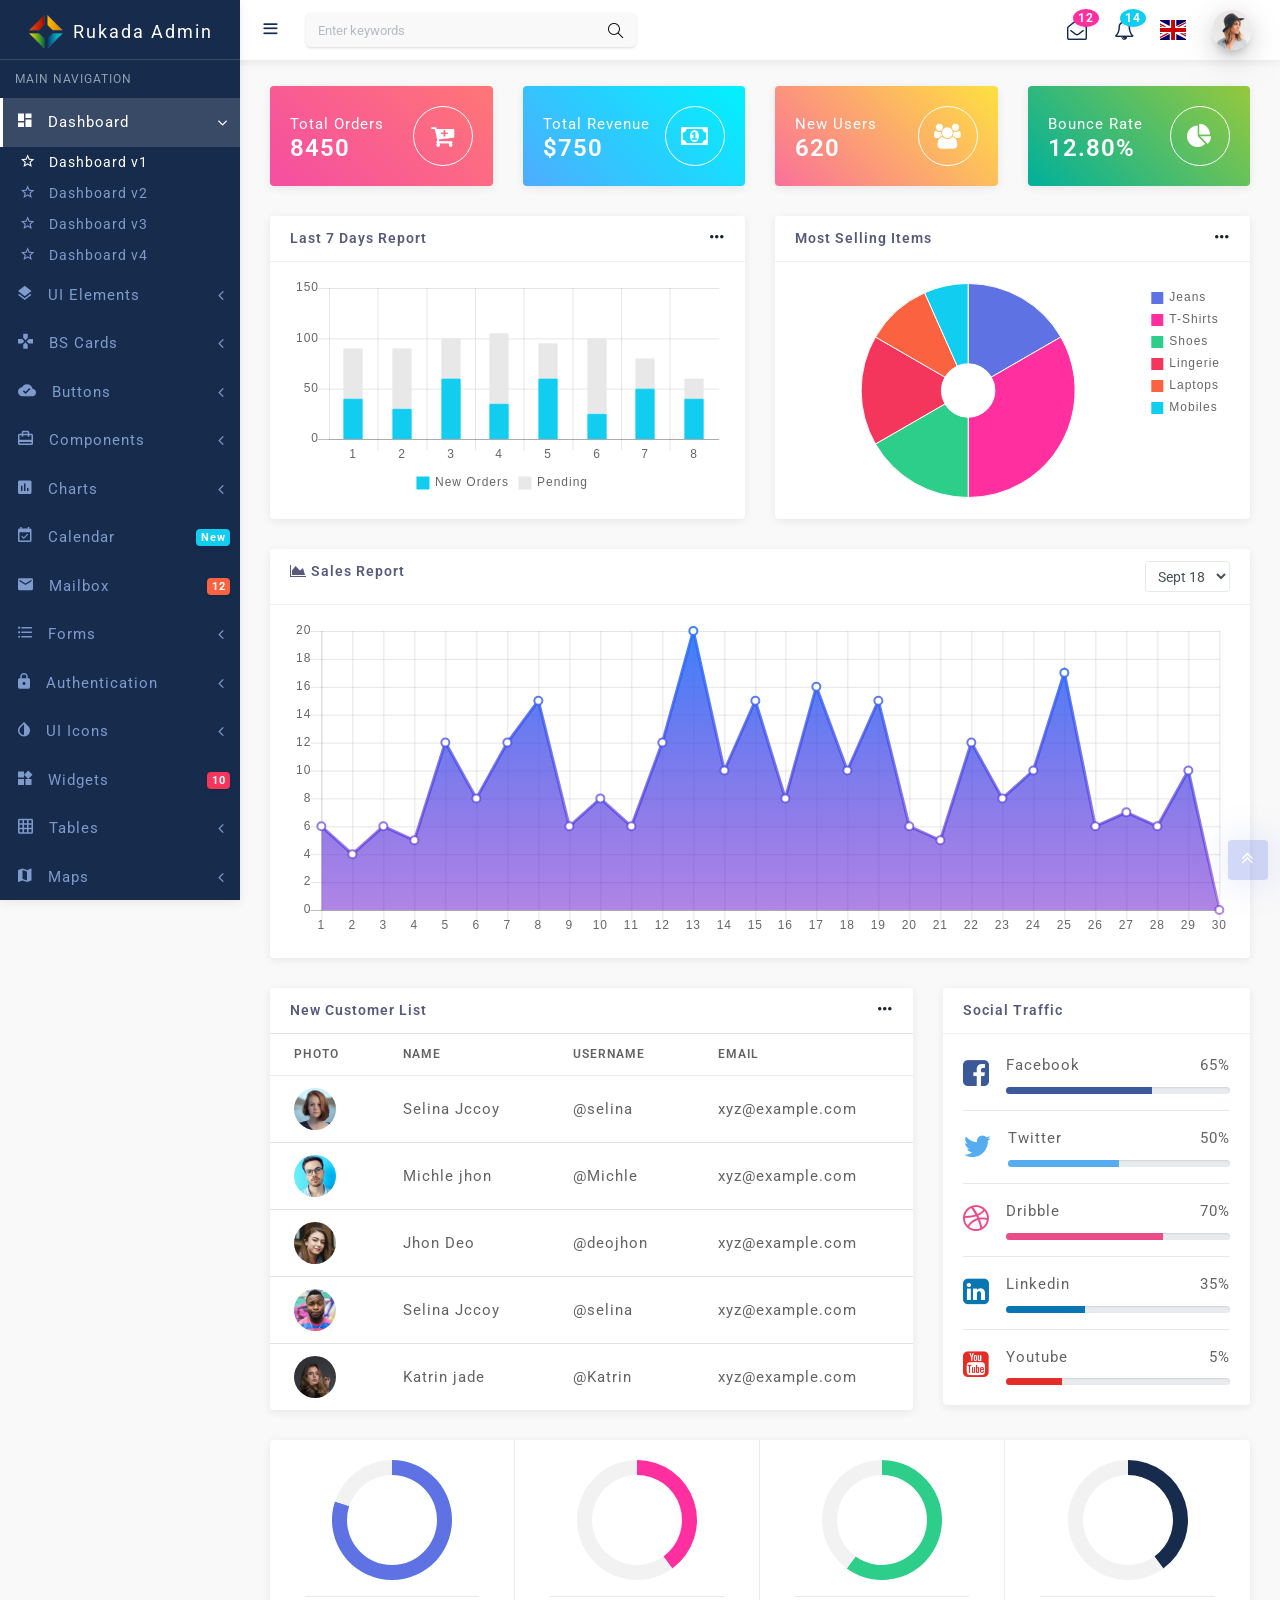
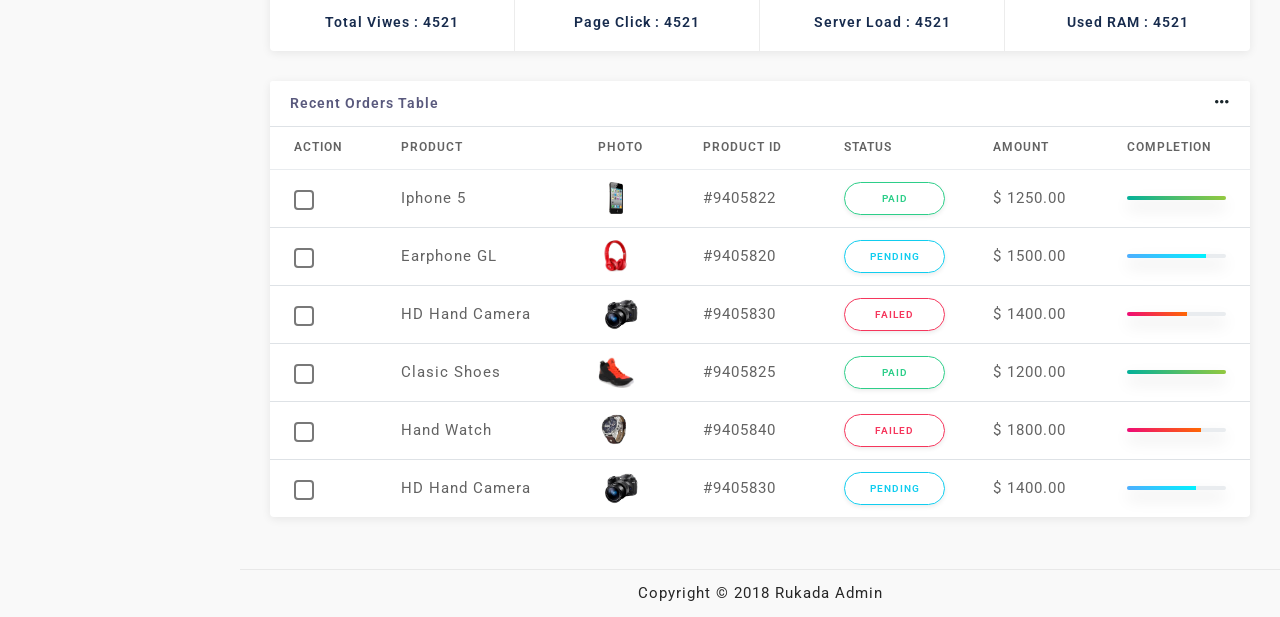
<file: color-admin/index.html>
<!DOCTYPE html>
<html lang="en">

<head>
    <meta charset="utf-8" />
    <meta http-equiv="X-UA-Compatible" content="IE=edge" />
    <meta name="viewport" content="width=device-width, initial-scale=1, shrink-to-fit=no" />
    <meta name="description" content="" />
    <meta name="author" content="" />
    <title>Rukada - Responsive Bootstrap4 Admin Dashboard Template</title>
    <!--favicon-->
    <link rel="icon" href="assets/images/favicon.ico" type="image/x-icon">
    <!-- simplebar CSS-->
    <link href="assets/plugins/simplebar/css/simplebar.css" rel="stylesheet" />
    <!-- Bootstrap core CSS-->
    <link href="assets/css/bootstrap.min.css" rel="stylesheet" />
    <!-- animate CSS-->
    <link href="assets/css/animate.css" rel="stylesheet" type="text/css" />
    <!-- Icons CSS-->
    <link href="assets/css/icons.css" rel="stylesheet" type="text/css" />
    <!-- Sidebar CSS-->
    <link href="assets/css/sidebar-menu.css" rel="stylesheet" />
    <!-- Custom Style-->
    <link href="assets/css/app-style.css" rel="stylesheet" />

</head>

<body>

    <!-- Start wrapper-->
    <div id="wrapper">

        <!--Start sidebar-wrapper-->
        <div id="sidebar-wrapper" data-simplebar="" data-simplebar-auto-hide="true">
            <div class="brand-logo">
                <a href="index.html">
                    <img src="assets/images/logo-icon.png" class="logo-icon" alt="logo icon">
                    <h5 class="logo-text">Rukada Admin</h5>
                </a>
            </div>
            <ul class="sidebar-menu do-nicescrol">
                <li class="sidebar-header">MAIN NAVIGATION</li>
                <li>
                    <a href="index.html" class="waves-effect">
                        <i class="zmdi zmdi-view-dashboard"></i> <span>Dashboard</span> <i class="fa fa-angle-left pull-right"></i>
                    </a>
                    <ul class="sidebar-submenu">
                        <li><a href="index.html"><i class="zmdi zmdi-star-outline"></i> Dashboard v1</a></li>
                        <li><a href="index2.html"><i class="zmdi zmdi-star-outline"></i> Dashboard v2</a></li>
                        <li><a href="index3.html"><i class="zmdi zmdi-star-outline"></i> Dashboard v3</a></li>
                        <li><a href="index4.html"><i class="zmdi zmdi-star-outline"></i> Dashboard v4</a></li>
                    </ul>
                </li>
                <li>
                    <a href="javaScript:void();" class="waves-effect">
                        <i class="zmdi zmdi-layers"></i>
                        <span>UI Elements</span> <i class="fa fa-angle-left pull-right"></i>
                    </a>
                    <ul class="sidebar-submenu">
                        <li><a href="ui-checkbox-radio.html"><i class="zmdi zmdi-star-outline"></i> Checkboxes & Radios</a></li>
                        <li><a href="ui-nav-tabs.html"><i class="zmdi zmdi-star-outline"></i> Nav Tabs</a></li>
                        <li><a href="ui-accordions.html"><i class="zmdi zmdi-star-outline"></i> Accordions</a></li>
                        <li><a href="ui-modals.html"><i class="zmdi zmdi-star-outline"></i> Modals</a></li>
                        <li><a href="ui-typography.html"><i class="zmdi zmdi-star-outline"></i> Typography</a></li>
                        <li><a href="ui-list-groups.html"><i class="zmdi zmdi-star-outline"></i> List Groups</a></li>
                        <li><a href="ui-bootstrap-elements.html"><i class="zmdi zmdi-star-outline"></i> BS Elements</a></li>
                        <li><a href="ui-pagination.html"><i class="zmdi zmdi-star-outline"></i> Pagination</a></li>
                        <li><a href="ui-alerts.html"><i class="zmdi zmdi-star-outline"></i> Alerts</a></li>
                        <li><a href="ui-progressbars.html"><i class="zmdi zmdi-star-outline"></i> Progress Bars</a></li>
                        <li><a href="ui-notification.html"><i class="zmdi zmdi-star-outline"></i> Notifications</a></li>
                        <li><a href="ui-sweet-alert.html"><i class="zmdi zmdi-star-outline"></i> Sweet Alerts</a></li>
                    </ul>
                </li>
                <li>
                    <a href="javaScript:void();" class="waves-effect">
                        <i class="zmdi zmdi-gamepad"></i> <span>BS Cards</span>
                        <i class="fa fa-angle-left float-right"></i>
                    </a>
                    <ul class="sidebar-submenu">
                        <li><a href="cards-image-cards.html"><i class="zmdi zmdi-star-outline"></i> Image Cards</a></li>
                        <li><a href="cards-text-cards.html"><i class="zmdi zmdi-star-outline"></i> Text Cards</a></li>
                        <li><a href="cards-profile-cards.html"><i class="zmdi zmdi-star-outline"></i> Profile Cards</a></li>
                        <li><a href="cards-social-cards.html"><i class="zmdi zmdi-star-outline"></i> Social Cards</a></li>
                    </ul>
                </li>
                <li>
                    <a href="javaScript:void();" class="waves-effect">
                        <i class="zmdi zmdi-cloud-done"></i> <span>Buttons</span>
                        <i class="fa fa-angle-left float-right"></i>
                    </a>
                    <ul class="sidebar-submenu">
                        <li><a href="buttons-default-button.html"><i class="zmdi zmdi-star-outline"></i> Default Button</a></li>
                        <li><a href="buttons-dropdown-buttons.html"><i class="zmdi zmdi-star-outline"></i> Dropdown Buttons</a></li>
                        <li><a href="buttons-group-buttons.html"><i class="zmdi zmdi-star-outline"></i> Group Buttons</a></li>
                        <li><a href="buttons-icon-buttons.html"><i class="zmdi zmdi-star-outline"></i> Icon Buttons</a></li>
                        <li><a href="buttons-outline-buttons.html"><i class="zmdi zmdi-star-outline"></i> Outline Buttons</a></li>
                        <li><a href="buttons-social-buttons.html"><i class="zmdi zmdi-star-outline"></i> Social Buttons</a></li>
                    </ul>
                </li>
                <li>
                    <a href="javaScript:void();" class="waves-effect">
                        <i class="zmdi zmdi-card-travel"></i>
                        <span>Components</span>
                        <i class="fa fa-angle-left pull-right"></i>
                    </a>
                    <ul class="sidebar-submenu">
                        <li><a href="components-range-slider.html"><i class="zmdi zmdi-star-outline"></i> Range Sliders</a></li>
                        <li><a href="components-image-carousel.html"><i class="zmdi zmdi-star-outline"></i> Image Carousels</a></li>
                        <li><a href="components-grid-layouts.html"><i class="zmdi zmdi-star-outline"></i> Grid Layouts</a></li>
                        <li><a href="components-tree-view-menu.html"><i class="zmdi zmdi-star-outline"></i> Tree View</a></li>
                        <li><a href="components-nestable.html"><i class="zmdi zmdi-star-outline"></i> Nesteble</a></li>
                        <li><a href="components-switcher-buttons.html"><i class="zmdi zmdi-star-outline"></i> Switcher Buttons</a></li>
                        <li><a href="components-pricing-table.html"><i class="zmdi zmdi-star-outline"></i> Pricing Tables</a></li>
                        <li><a href="components-vertical-timeline.html"><i class="zmdi zmdi-star-outline"></i> Vertical Timeline</a></li>
                        <li><a href="components-horizontal-timeline.html"><i class="zmdi zmdi-star-outline"></i> Horizontal Timeline</a></li>
                        <li><a href="components-fancy-lightbox.html"><i class="zmdi zmdi-star-outline"></i> Fancy Lightbox</a></li>
                        <li><a href="components-color-palette.html"><i class="zmdi zmdi-star-outline"></i> Color Palette</a></li>
                    </ul>
                </li>
                <li>
                    <a href="javaScript:void();" class="waves-effect">
                        <i class="zmdi zmdi-chart"></i> <span>Charts</span>
                        <i class="fa fa-angle-left float-right"></i>
                    </a>
                    <ul class="sidebar-submenu">
                        <li><a href="charts-chartjs.html"><i class="zmdi zmdi-star-outline"></i> Chart JS</a></li>
                        <li><a href="charts-morris.html"><i class="zmdi zmdi-star-outline"></i> Morris Charts</a></li>
                        <li><a href="charts-sparkline.html"><i class="zmdi zmdi-star-outline"></i> Sparkline Charts</a></li>
                        <li><a href="charts-peity.html"><i class="zmdi zmdi-star-outline"></i> Peity Charts</a></li>
                        <li><a href="charts-c3-charts.html"><i class="zmdi zmdi-star-outline"></i> C3 Charts</a></li>
                        <li><a href="charts-other.html"><i class="zmdi zmdi-star-outline"></i> Other Charts</a></li>
                        <li><a href="charts-flot.html"><i class="zmdi zmdi-star-outline"></i> Flot Chart</a></li>
                    </ul>
                </li>
                <li>
                    <a href="calendar.html" class="waves-effect">
                        <i class="zmdi zmdi-calendar-check"></i> <span>Calendar</span>
                        <small class="badge float-right badge-info">New</small>
                    </a>
                </li>

                <li>
                    <a href="javaScript:void();" class="waves-effect">
                        <i class="zmdi zmdi-email"></i>
                        <span>Mailbox</span>
                        <small class="badge float-right badge-warning">12</small>
                    </a>
                    <ul class="sidebar-submenu">
                        <li><a href="mail-inbox.html"><i class="zmdi zmdi-star-outline"></i> Inbox</a></li>
                        <li><a href="mail-compose.html"><i class="zmdi zmdi-star-outline"></i> Compose</a></li>
                        <li><a href="mail-read.html"><i class="zmdi zmdi-star-outline"></i> Read Mail</a></li>
                    </ul>
                </li>

                <li>
                    <a href="javaScript:void();" class="waves-effect">
                        <i class="zmdi zmdi-format-list-bulleted"></i> <span>Forms</span>
                        <i class="fa fa-angle-left pull-right"></i>
                    </a>
                    <ul class="sidebar-submenu">
                        <li><a href="form-inputs.html"><i class="zmdi zmdi-star-outline"></i> Basic Inputs</a></li>
                        <li><a href="form-input-group.html"><i class="zmdi zmdi-star-outline"></i> Input Groups</a></li>
                        <li><a href="form-layouts.html"><i class="zmdi zmdi-star-outline"></i> Form Layouts</a></li>
                        <li><a href="form-advanced.html"><i class="zmdi zmdi-star-outline"></i> Form Advanced</a></li>
                        <li><a href="form-uploads.html"><i class="zmdi zmdi-star-outline"></i> Form Uploads</a></li>
                        <li><a href="form-validation.html"><i class="zmdi zmdi-star-outline"></i> Form Validation</a></li>
                        <li><a href="form-step-wizard.html"><i class="zmdi zmdi-star-outline"></i> Form Wizard</a></li>
                        <li><a href="form-text-editor.html"><i class="zmdi zmdi-star-outline"></i> Form Editor</a></li>
                    </ul>
                </li>

                <li>
                    <a href="javaScript:void();" class="waves-effect">
                        <i class="zmdi zmdi-lock"></i> <span>Authentication</span>
                        <i class="fa fa-angle-left float-right"></i>
                    </a>
                    <ul class="sidebar-submenu">
                        <li><a href="authentication-signin.html"><i class="zmdi zmdi-star-outline"></i> SignIn 1</a></li>
                        <li><a href="authentication-signup.html"><i class="zmdi zmdi-star-outline"></i> SignUp 1</a></li>
                        <li><a href="authentication-lock-screen.html"><i class="zmdi zmdi-star-outline"></i> Lock Screen</a></li>
                        <li><a href="authentication-reset-password.html"><i class="zmdi zmdi-star-outline"></i> Reset Password 1</a></li>
                    </ul>
                </li>

                <li>
                    <a href="javaScript:void();" class="waves-effect">
                        <i class="zmdi zmdi-invert-colors"></i> <span>UI Icons</span>
                        <i class="fa fa-angle-left float-right"></i>
                    </a>
                    <ul class="sidebar-submenu">
                        <li><a href="icons-font-awesome.html"><i class="zmdi zmdi-star-outline"></i> Font Awesome</a></li>
                        <li><a href="icons-material-designs.html"><i class="zmdi zmdi-star-outline"></i> Material Design</a></li>
                        <li><a href="icons-themify.html"><i class="zmdi zmdi-star-outline"></i> Themify Icons</a></li>
                        <li><a href="icons-simple-line-icons.html"><i class="zmdi zmdi-star-outline"></i> Line Icons</a></li>
                        <li><a href="icons-flags.html"><i class="zmdi zmdi-star-outline"></i> Flag Icons</a></li>
                    </ul>
                </li>

                <li>
                    <a href="widgets.html" class="waves-effect">
                        <i class="zmdi zmdi-widgets"></i> <span>Widgets</span>
                        <small class="badge float-right badge-danger">10</small>
                    </a>
                </li>

                <li>
                    <a href="javaScript:void();" class="waves-effect">
                        <i class="zmdi zmdi-grid"></i> <span>Tables</span>
                        <i class="fa fa-angle-left float-right"></i>
                    </a>
                    <ul class="sidebar-submenu">
                        <li><a href="table-simple-tables.html"><i class="zmdi zmdi-star-outline"></i> Simple Tables</a></li>
                        <li><a href="table-header-tables.html"><i class="zmdi zmdi-star-outline"></i> Header Tables</a></li>
                        <li><a href="table-color-tables.html"><i class="zmdi zmdi-star-outline"></i> Color Tables</a></li>
                        <li><a href="table-striped-color-tables.html"><i class="zmdi zmdi-star-outline"></i> Striped Color Tables</a></li>
                        <li><a href="table-data-tables.html"><i class="zmdi zmdi-star-outline"></i> Data Tables</a></li>
                    </ul>
                </li>

                <li>
                    <a href="javaScript:void();" class="waves-effect">
                        <i class="zmdi zmdi-map"></i> <span>Maps</span>
                        <i class="fa fa-angle-left float-right"></i>
                    </a>
                    <ul class="sidebar-submenu">
                        <li><a href="maps-google.html"><i class="zmdi zmdi-star-outline"></i> Google Maps</a></li>
                        <li><a href="maps-vector.html"><i class="zmdi zmdi-star-outline"></i> Vector Maps</a></li>
                    </ul>
                </li>

                <li>
                    <a href="javaScript:void();" class="waves-effect">
                        <i class="zmdi zmdi-collection-folder-image"></i> <span>Sample Pages</span>
                        <i class="fa fa-angle-left float-right"></i>
                    </a>
                    <ul class="sidebar-submenu">
                        <li><a href="pages-invoice.html"><i class="zmdi zmdi-star-outline"></i> Invoice</a></li>
                        <li><a href="pages-user-profile.html"><i class="zmdi zmdi-star-outline"></i> User Profile</a></li>
                        <li><a href="pages-blank-page.html"><i class="zmdi zmdi-star-outline"></i> Blank Page</a></li>
                        <li><a href="pages-coming-soon.html"><i class="zmdi zmdi-star-outline"></i> Coming Soon</a></li>
                        <li><a href="pages-403.html"><i class="zmdi zmdi-star-outline"></i> 403 Error</a></li>
                        <li><a href="pages-404.html"><i class="zmdi zmdi-star-outline"></i> 404 Error</a></li>
                        <li><a href="pages-500.html"><i class="zmdi zmdi-star-outline"></i> 500 Error</a></li>
                    </ul>
                </li>

                <li>
                    <a href="javaScript:void();" class="waves-effect">
                        <i class="fa fa-share"></i> <span>Multilevel</span>
                        <i class="fa fa-angle-left pull-right"></i>
                    </a>
                    <ul class="sidebar-submenu">
                        <li><a href="javaScript:void();"><i class="zmdi zmdi-star-outline"></i> Level One</a></li>
                        <li>
                            <a href="javaScript:void();"><i class="zmdi zmdi-star-outline"></i> Level One <i class="fa fa-angle-left pull-right"></i></a>
                            <ul class="sidebar-submenu">
                                <li><a href="javaScript:void();"><i class="zmdi zmdi-star-outline"></i> Level Two</a></li>
                                <li>
                                    <a href="javaScript:void();"><i class="zmdi zmdi-star-outline"></i> Level Two <i class="fa fa-angle-left pull-right"></i></a>
                                    <ul class="sidebar-submenu">
                                        <li><a href="javaScript:void();"><i class="zmdi zmdi-star-outline"></i> Level Three</a></li>
                                        <li><a href="javaScript:void();"><i class="zmdi zmdi-star-outline"></i> Level Three</a></li>
                                    </ul>
                                </li>
                            </ul>
                        </li>
                        <li><a href="javaScript:void();" class="waves-effect"><i class="zmdi zmdi-star-outline"></i> Level One</a></li>
                    </ul>
                </li>
                <li class="sidebar-header">LABELS</li>
                <li><a href="javaScript:void();" class="waves-effect"><i class="zmdi zmdi-coffee text-danger"></i> <span>Important</span></a></li>
                <li><a href="javaScript:void();" class="waves-effect"><i class="zmdi zmdi-chart-donut text-success"></i> <span>Warning</span></a></li>
                <li><a href="javaScript:void();" class="waves-effect"><i class="zmdi zmdi-share text-info"></i> <span>Information</span></a></li>
            </ul>

        </div>
        <!--End sidebar-wrapper-->

        <!--Start topbar header-->
        <header class="topbar-nav">
            <nav class="navbar navbar-expand fixed-top bg-white">
                <ul class="navbar-nav mr-auto align-items-center">
                    <li class="nav-item">
                        <a class="nav-link toggle-menu" href="javascript:void();">
                            <i class="icon-menu menu-icon"></i>
                        </a>
                    </li>
                    <li class="nav-item">
                        <form class="search-bar">
                            <input type="text" class="form-control" placeholder="Enter keywords">
                            <a href="javascript:void();"><i class="icon-magnifier"></i></a>
                        </form>
                    </li>
                </ul>

                <ul class="navbar-nav align-items-center right-nav-link">
                    <li class="nav-item dropdown-lg">
                        <a class="nav-link dropdown-toggle dropdown-toggle-nocaret waves-effect" data-toggle="dropdown" href="javascript:void();">
                            <i class="fa fa-envelope-open-o"></i><span class="badge badge-secondary badge-up">12</span></a>
                        <div class="dropdown-menu dropdown-menu-right">
                            <ul class="list-group list-group-flush">
                                <li class="list-group-item d-flex justify-content-between align-items-center">
                                    You have 12 new messages
                                    <span class="badge badge-secondary">12</span>
                                </li>
                                <li class="list-group-item">
                                    <a href="javaScript:void();">
                                        <div class="media">
                                            <div class="avatar"><img class="align-self-start mr-3" src="assets/images/avatars/avatar-5.png" alt="user avatar"></div>
                                            <div class="media-body">
                                                <h6 class="mt-0 msg-title">Jhon Deo</h6>
                                                <p class="msg-info">Lorem ipsum dolor sit amet...</p>
                                                <small>Today, 4:10 PM</small>
                                            </div>
                                        </div>
                                    </a>
                                </li>
                                <li class="list-group-item">
                                    <a href="javaScript:void();">
                                        <div class="media">
                                            <div class="avatar"><img class="align-self-start mr-3" src="assets/images/avatars/avatar-6.png" alt="user avatar"></div>
                                            <div class="media-body">
                                                <h6 class="mt-0 msg-title">Sara Jen</h6>
                                                <p class="msg-info">Lorem ipsum dolor sit amet...</p>
                                                <small>Yesterday, 8:30 AM</small>
                                            </div>
                                        </div>
                                    </a>
                                </li>
                                <li class="list-group-item">
                                    <a href="javaScript:void();">
                                        <div class="media">
                                            <div class="avatar"><img class="align-self-start mr-3" src="assets/images/avatars/avatar-7.png" alt="user avatar"></div>
                                            <div class="media-body">
                                                <h6 class="mt-0 msg-title">Dannish Josh</h6>
                                                <p class="msg-info">Lorem ipsum dolor sit amet...</p>
                                                <small>5/11/2018, 2:50 PM</small>
                                            </div>
                                        </div>
                                    </a>
                                </li>
                                <li class="list-group-item">
                                    <a href="javaScript:void();">
                                        <div class="media">
                                            <div class="avatar"><img class="align-self-start mr-3" src="assets/images/avatars/avatar-8.png" alt="user avatar"></div>
                                            <div class="media-body">
                                                <h6 class="mt-0 msg-title">Katrina Mccoy</h6>
                                                <p class="msg-info">Lorem ipsum dolor sit amet.</p>
                                                <small>1/11/2018, 2:50 PM</small>
                                            </div>
                                        </div>
                                    </a>
                                </li>
                                <li class="list-group-item"><a href="javaScript:void();">See All Messages</a></li>
                            </ul>
                        </div>
                    </li>
                    <li class="nav-item dropdown-lg">
                        <a class="nav-link dropdown-toggle dropdown-toggle-nocaret waves-effect" data-toggle="dropdown" href="javascript:void();">
                            <i class="fa fa-bell-o"></i><span class="badge badge-info badge-up">14</span></a>
                        <div class="dropdown-menu dropdown-menu-right">
                            <ul class="list-group list-group-flush">
                                <li class="list-group-item d-flex justify-content-between align-items-center">
                                    You have 14 Notifications
                                    <span class="badge badge-info">14</span>
                                </li>
                                <li class="list-group-item">
                                    <a href="javaScript:void();">
                                        <div class="media">
                                            <i class="zmdi zmdi-accounts fa-2x mr-3 text-primary"></i>
                                            <div class="media-body">
                                                <h6 class="mt-0 msg-title">New Registered Users</h6>
                                                <p class="msg-info">Lorem ipsum dolor sit amet...</p>
                                            </div>
                                        </div>
                                    </a>
                                </li>
                                <li class="list-group-item">
                                    <a href="javaScript:void();">
                                        <div class="media">
                                            <i class="zmdi zmdi-coffee fa-2x mr-3 text-success"></i>
                                            <div class="media-body">
                                                <h6 class="mt-0 msg-title">New Received Orders</h6>
                                                <p class="msg-info">Lorem ipsum dolor sit amet...</p>
                                            </div>
                                        </div>
                                    </a>
                                </li>
                                <li class="list-group-item">
                                    <a href="javaScript:void();">
                                        <div class="media">
                                            <i class="zmdi zmdi-notifications-active fa-2x mr-3 text-secondary"></i>
                                            <div class="media-body">
                                                <h6 class="mt-0 msg-title">New Updates</h6>
                                                <p class="msg-info">Lorem ipsum dolor sit amet...</p>
                                            </div>
                                        </div>
                                    </a>
                                </li>
                                <li class="list-group-item"><a href="javaScript:void();">See All Notifications</a></li>
                            </ul>
                        </div>
                    </li>
                    <li class="nav-item language">
                        <a class="nav-link dropdown-toggle dropdown-toggle-nocaret waves-effect" data-toggle="dropdown" href="#"><i class="flag-icon flag-icon-gb"></i></a>
                        <ul class="dropdown-menu dropdown-menu-right">
                            <li class="dropdown-item"> <i class="flag-icon flag-icon-gb mr-2"></i> English</li>
                            <li class="dropdown-item"> <i class="flag-icon flag-icon-fr mr-2"></i> French</li>
                            <li class="dropdown-item"> <i class="flag-icon flag-icon-cn mr-2"></i> Chinese</li>
                            <li class="dropdown-item"> <i class="flag-icon flag-icon-de mr-2"></i> German</li>
                        </ul>
                    </li>
                    <li class="nav-item">
                        <a class="nav-link dropdown-toggle dropdown-toggle-nocaret" data-toggle="dropdown" href="#">
                            <span class="user-profile"><img src="assets/images/avatars/avatar-13.png" class="img-circle" alt="user avatar"></span>
                        </a>
                        <ul class="dropdown-menu dropdown-menu-right">
                            <li class="dropdown-item user-details">
                                <a href="javaScript:void();">
                                    <div class="media">
                                        <div class="avatar"><img class="align-self-start mr-3" src="assets/images/avatars/avatar-13.png" alt="user avatar"></div>
                                        <div class="media-body">
                                            <h6 class="mt-2 user-title">Katrina Mccoy</h6>
                                            <p class="user-subtitle">mccoy@example.com</p>
                                        </div>
                                    </div>
                                </a>
                            </li>
                            <li class="dropdown-divider"></li>
                            <li class="dropdown-item"><i class="icon-envelope mr-2"></i> Inbox</li>
                            <li class="dropdown-divider"></li>
                            <li class="dropdown-item"><i class="icon-wallet mr-2"></i> Account</li>
                            <li class="dropdown-divider"></li>
                            <li class="dropdown-item"><i class="icon-settings mr-2"></i> Setting</li>
                            <li class="dropdown-divider"></li>
                            <li class="dropdown-item"><i class="icon-power mr-2"></i> Logout</li>
                        </ul>
                    </li>
                </ul>
            </nav>
        </header>
        <!--End topbar header-->

        <div class="clearfix"></div>

        <div class="content-wrapper">
            <div class="container-fluid">

                <!--Start Dashboard Content-->

                <div class="row mt-3">
                    <div class="col-12 col-lg-6 col-xl-3">
                        <div class="card gradient-bloody">
                            <div class="card-body">
                                <div class="media align-items-center">
                                    <div class="media-body">
                                        <p class="text-white">Total Orders</p>
                                        <h4 class="text-white line-height-5">8450</h4>
                                    </div>
                                    <div class="w-circle-icon rounded-circle border border-white">
                                        <i class="fa fa-cart-plus text-white"></i></div>
                                </div>
                            </div>
                        </div>
                    </div>
                    <div class="col-12 col-lg-6 col-xl-3">
                        <div class="card gradient-scooter">
                            <div class="card-body">
                                <div class="media align-items-center">
                                    <div class="media-body">
                                        <p class="text-white">Total Revenue</p>
                                        <h4 class="text-white line-height-5">$750</h4>
                                    </div>
                                    <div class="w-circle-icon rounded-circle border border-white">
                                        <i class="fa fa-money text-white"></i></div>
                                </div>
                            </div>
                        </div>
                    </div>
                    <div class="col-12 col-lg-6 col-xl-3">
                        <div class="card gradient-blooker">
                            <div class="card-body">
                                <div class="media align-items-center">
                                    <div class="media-body">
                                        <p class="text-white">New Users</p>
                                        <h4 class="text-white line-height-5">620</h4>
                                    </div>
                                    <div class="w-circle-icon rounded-circle border border-white">
                                        <i class="fa fa-users text-white"></i></div>
                                </div>
                            </div>
                        </div>
                    </div>
                    <div class="col-12 col-lg-6 col-xl-3">
                        <div class="card gradient-ohhappiness">
                            <div class="card-body">
                                <div class="media align-items-center">
                                    <div class="media-body">
                                        <p class="text-white">Bounce Rate</p>
                                        <h4 class="text-white line-height-5">12.80%</h4>
                                    </div>
                                    <div class="w-circle-icon rounded-circle border border-white">
                                        <i class="fa fa-pie-chart text-white"></i></div>
                                </div>
                            </div>
                        </div>
                    </div>
                </div>
                <!--End Row-->

                <div class="row">
                    <div class="col-12 col-lg-6">
                        <div class="card">
                            <div class="card-header">
                                Last 7 Days Report
                                <div class="card-action">
                                    <div class="dropdown">
                                        <a href="javascript:void();" class="dropdown-toggle dropdown-toggle-nocaret" data-toggle="dropdown">
                                            <i class="icon-options"></i>
                                        </a>
                                        <div class="dropdown-menu dropdown-menu-right">
                                            <a class="dropdown-item" href="javascript:void();">Action</a>
                                            <a class="dropdown-item" href="javascript:void();">Another action</a>
                                            <a class="dropdown-item" href="javascript:void();">Something else here</a>
                                            <div class="dropdown-divider"></div>
                                            <a class="dropdown-item" href="javascript:void();">Separated link</a>
                                        </div>
                                    </div>
                                </div>
                            </div>
                            <div class="card-body">
                                <canvas id="dashboard-chart-1"></canvas>
                            </div>
                        </div>
                    </div>
                    <div class="col-12 col-lg-6">
                        <div class="card">
                            <div class="card-header">
                                Most Selling Items
                                <div class="card-action">
                                    <div class="dropdown">
                                        <a href="javascript:void();" class="dropdown-toggle dropdown-toggle-nocaret" data-toggle="dropdown">
                                            <i class="icon-options"></i>
                                        </a>
                                        <div class="dropdown-menu dropdown-menu-right">
                                            <a class="dropdown-item" href="javascript:void();">Action</a>
                                            <a class="dropdown-item" href="javascript:void();">Another action</a>
                                            <a class="dropdown-item" href="javascript:void();">Something else here</a>
                                            <div class="dropdown-divider"></div>
                                            <a class="dropdown-item" href="javascript:void();">Separated link</a>
                                        </div>
                                    </div>
                                </div>
                            </div>
                            <div class="card-body">
                                <canvas id="dashboard-chart-2"></canvas>
                            </div>
                        </div>
                    </div>
                </div>
                <!--End Row-->


                <div class="row">
                    <div class="col-12 col-lg-12 col-xl-12">
                        <div class="card">
                            <div class="card-header">
                                <i class="fa fa-area-chart"></i> Sales Report
                                <div class="card-action">

                                    <div class="form-group mb-0">
                                        <select class="form-control form-control-sm">
                  <option>Jan 18</option>
                  <option>Feb 18</option>
                  <option>Mar 18</option>
                  <option>Apr 18</option>
                  <option>May 18</option>
                  <option>Jun 18</option>
                  <option>Jul 18</option>
                  <option>Aug 18</option>
                  <option selected>Sept 18</option>
                </select>
                                    </div>
                                </div>
                            </div>
                            <div class="card-body">
                                <canvas id="dashboard-chart-3" height="100"></canvas>
                            </div>
                        </div>
                    </div>

                </div>
                <!--End Row-->


                <div class="row">
                    <div class="col-12 col-lg-6 col-xl-8">
                        <div class="card">
                            <div class="card-header border-0">
                                New Customer List
                                <div class="card-action">
                                    <div class="dropdown">
                                        <a href="javascript:void();" class="dropdown-toggle dropdown-toggle-nocaret" data-toggle="dropdown">
                                            <i class="icon-options"></i>
                                        </a>
                                        <div class="dropdown-menu dropdown-menu-right">
                                            <a class="dropdown-item" href="javascript:void();">Action</a>
                                            <a class="dropdown-item" href="javascript:void();">Another action</a>
                                            <a class="dropdown-item" href="javascript:void();">Something else here</a>
                                            <div class="dropdown-divider"></div>
                                            <a class="dropdown-item" href="javascript:void();">Separated link</a>
                                        </div>
                                    </div>
                                </div>
                            </div>
                            <div class="table-responsive">
                                <table class="table align-items-center table-flush">
                                    <thead>
                                        <tr>
                                            <th>Photo</th>
                                            <th>Name</th>
                                            <th>Username</th>
                                            <th>Email</th>
                                        </tr>
                                    </thead>
                                    <tbody>
                                        <tr>
                                            <td><img src="assets/images/avatars/avatar-1.png" class="rounded-circle customer-img" alt="user avatar"></td>
                                            <td>Selina Jccoy</td>
                                            <td>@selina</td>
                                            <td>xyz@example.com</td>
                                        </tr>
                                        <tr>
                                            <td><img src="assets/images/avatars/avatar-2.png" class="rounded-circle customer-img" alt="user avatar"></td>
                                            <td>Michle jhon</td>
                                            <td>@Michle</td>
                                            <td>xyz@example.com</td>
                                        </tr>
                                        <tr>
                                            <td><img src="assets/images/avatars/avatar-3.png" class="rounded-circle customer-img" alt="user avatar"></td>
                                            <td>Jhon Deo</td>
                                            <td>@deojhon</td>
                                            <td>xyz@example.com</td>
                                        </tr>
                                        <tr>
                                            <td><img src="assets/images/avatars/avatar-4.png" class="rounded-circle customer-img" alt="user avatar"></td>
                                            <td>Selina Jccoy</td>
                                            <td>@selina</td>
                                            <td>xyz@example.com</td>
                                        </tr>
                                        <tr>
                                            <td><img src="assets/images/avatars/avatar-5.png" class="rounded-circle customer-img" alt="user avatar"></td>
                                            <td>Katrin jade</td>
                                            <td>@Katrin</td>
                                            <td>xyz@example.com</td>
                                        </tr>
                                    </tbody>
                                </table>
                            </div>
                        </div>
                    </div>
                    <div class="col-12 col-lg-6 col-xl-4">
                        <div class="card">
                            <div class="card-header">Social Traffic</div>
                            <div class="card-body">
                                <div class="media align-items-center">
                                    <div><i class="fa fa-facebook-square fa-2x text-facebook"></i></div>
                                    <div class="media-body text-left ml-3">
                                        <div class="progress-wrapper">
                                            <p>Facebook <span class="float-right">65%</span></p>
                                            <div class="progress" style="height: 7px;">
                                                <div class="progress-bar bg-facebook" style="width:65%"></div>
                                            </div>
                                        </div>
                                    </div>
                                </div>
                                <hr>
                                <div class="media align-items-center">
                                    <div><i class="fa fa-twitter fa-2x text-twitter"></i></div>
                                    <div class="media-body text-left ml-3">
                                        <div class="progress-wrapper">
                                            <p>Twitter <span class="float-right">50%</span></p>
                                            <div class="progress" style="height: 7px;">
                                                <div class="progress-bar bg-twitter" style="width:50%"></div>
                                            </div>
                                        </div>
                                    </div>
                                </div>
                                <hr>
                                <div class="media align-items-center">
                                    <div><i class="fa fa-dribbble fa-2x text-dribbble"></i></div>
                                    <div class="media-body text-left ml-3">
                                        <div class="progress-wrapper">
                                            <p>Dribble <span class="float-right">70%</span></p>
                                            <div class="progress" style="height: 7px;">
                                                <div class="progress-bar bg-dribbble" style="width:70%"></div>
                                            </div>
                                        </div>
                                    </div>
                                </div>
                                <hr>
                                <div class="media align-items-center">
                                    <div><i class="fa fa-linkedin-square fa-2x text-linkedin"></i></div>
                                    <div class="media-body text-left ml-3">
                                        <div class="progress-wrapper">
                                            <p>Linkedin <span class="float-right">35%</span></p>
                                            <div class="progress" style="height: 7px;">
                                                <div class="progress-bar bg-linkedin" style="width:35%"></div>
                                            </div>
                                        </div>
                                    </div>
                                </div>
                                <hr>
                                <div class="media align-items-center">
                                    <div><i class="fa fa-youtube-square fa-2x text-youtube"></i></div>
                                    <div class="media-body text-left ml-3">
                                        <div class="progress-wrapper">
                                            <p>Youtube <span class="float-right">5%</span></p>
                                            <div class="progress" style="height: 7px;">
                                                <div class="progress-bar bg-youtube" style="width:25%"></div>
                                            </div>
                                        </div>
                                    </div>
                                </div>
                            </div>
                        </div>
                    </div>
                </div>
                <!--End Row-->

                <div class="card">
                    <div class="card-content">
                        <div class="row row-group m-0 text-center">
                            <div class="col-12 col-lg-3 col-xl-3">
                                <div class="card-body">
                                    <span class="donut" data-peity='{ "fill": ["#5e72e4", "#f2f2f2"], "innerRadius": 45, "radius": 32 }'>4/5</span>
                                    <hr>
                                    <h6 class="mb-0">Total Viwes : 4521</h6>
                                </div>
                            </div>
                            <div class="col-12 col-lg-3 col-xl-3">
                                <div class="card-body">
                                    <span class="donut" data-peity='{ "fill": ["#ff2fa0", "#f2f2f2"], "innerRadius": 45, "radius": 32 }'>2/5</span>
                                    <hr>
                                    <h6 class="mb-0">Page Click : 4521</h6>
                                </div>
                            </div>
                            <div class="col-12 col-lg-3 col-xl-3">
                                <div class="card-body">
                                    <span class="donut" data-peity='{ "fill": ["#2dce89", "#f2f2f2"], "innerRadius": 45, "radius": 32 }'>3/5</span>
                                    <hr>
                                    <h6 class="mb-0">Server Load : 4521</h6>
                                </div>
                            </div>
                            <div class="col-12 col-lg-3 col-xl-3">
                                <div class="card-body">
                                    <span class="donut" data-peity='{ "fill": ["#172b4d", "#f2f2f2"], "innerRadius": 45, "radius": 32 }'>2/5</span>
                                    <hr>
                                    <h6 class="mb-0">Used RAM : 4521</h6>
                                </div>
                            </div>
                        </div>
                        <!--End Row-->
                    </div>
                </div>


                <div class="row">
                    <div class="col-lg-12">
                        <div class="card">
                            <div class="card-header border-0">
                                Recent Orders Table
                                <div class="card-action">
                                    <div class="dropdown">
                                        <a href="javascript:void();" class="dropdown-toggle dropdown-toggle-nocaret" data-toggle="dropdown">
                                            <i class="icon-options"></i>
                                        </a>
                                        <div class="dropdown-menu dropdown-menu-right">
                                            <a class="dropdown-item" href="javascript:void();">Action</a>
                                            <a class="dropdown-item" href="javascript:void();">Another action</a>
                                            <a class="dropdown-item" href="javascript:void();">Something else here</a>
                                            <div class="dropdown-divider"></div>
                                            <a class="dropdown-item" href="javascript:void();">Separated link</a>
                                        </div>
                                    </div>
                                </div>
                            </div>
                            <div class="table-responsive">

                                <table class="table align-items-center table-flush">
                                    <thead>
                                        <tr>
                                            <th>Action</th>
                                            <th>Product</th>
                                            <th>Photo</th>
                                            <th>Product ID</th>
                                            <th>Status</th>
                                            <th>Amount</th>
                                            <th>Completion</th>
                                        </tr>
                                    </thead>
                                    <tr>
                                        <td>
                                            <div class="icheck-material-primary">
                                                <input type="checkbox" id="check1" />
                                                <label for="check1"></label>
                                            </div>
                                        </td>
                                        <td>Iphone 5</td>
                                        <td><img src="assets/images/products/01.png" class="product-img" alt="product img"></td>
                                        <td>#9405822</td>
                                        <td><span class="btn btn-sm btn-outline-success btn-round btn-block">Paid</span></td>
                                        <td>$ 1250.00</td>
                                        <td>
                                            <div class="progress shadow" style="height: 4px;">
                                                <div class="progress-bar gradient-ohhappiness" role="progressbar" style="width: 100%"></div>
                                            </div>
                                        </td>
                                    </tr>

                                    <tr>
                                        <td>
                                            <div class="icheck-material-primary">
                                                <input type="checkbox" id="check2" />
                                                <label for="check2"></label>
                                            </div>
                                        </td>
                                        <td>Earphone GL</td>
                                        <td><img src="assets/images/products/02.png" class="product-img" alt="product img"></td>
                                        <td>#9405820</td>
                                        <td><span class="btn btn-sm btn-outline-info btn-round btn-block">Pending</span></td>
                                        <td>$ 1500.00</td>
                                        <td>
                                            <div class="progress shadow" style="height: 4px;">
                                                <div class="progress-bar gradient-scooter" role="progressbar" style="width: 80%"></div>
                                            </div>
                                        </td>
                                    </tr>

                                    <tr>
                                        <td>
                                            <div class="icheck-material-primary">
                                                <input type="checkbox" id="check3" />
                                                <label for="check3"></label>
                                            </div>
                                        </td>
                                        <td>HD Hand Camera</td>
                                        <td><img src="assets/images/products/03.png" class="product-img" alt="product img"></td>
                                        <td>#9405830</td>
                                        <td><span class="btn btn-sm btn-outline-danger btn-round btn-block">Failed</span></td>
                                        <td>$ 1400.00</td>
                                        <td>
                                            <div class="progress shadow" style="height: 4px;">
                                                <div class="progress-bar gradient-ibiza" role="progressbar" style="width: 60%"></div>
                                            </div>
                                        </td>
                                    </tr>

                                    <tr>
                                        <td>
                                            <div class="icheck-material-primary">
                                                <input type="checkbox" id="check4" />
                                                <label for="check4"></label>
                                            </div>
                                        </td>
                                        <td>Clasic Shoes</td>
                                        <td><img src="assets/images/products/04.png" class="product-img" alt="product img"></td>
                                        <td>#9405825</td>
                                        <td><span class="btn btn-sm btn-outline-success btn-round btn-block">Paid</span></td>
                                        <td>$ 1200.00</td>
                                        <td>
                                            <div class="progress shadow" style="height: 4px;">
                                                <div class="progress-bar gradient-ohhappiness" role="progressbar" style="width: 100%"></div>
                                            </div>
                                        </td>
                                    </tr>

                                    <tr>
                                        <td>
                                            <div class="icheck-material-primary">
                                                <input type="checkbox" id="check5" />
                                                <label for="check5"></label>
                                            </div>
                                        </td>
                                        <td>Hand Watch</td>
                                        <td><img src="assets/images/products/05.png" class="product-img" alt="product img"></td>
                                        <td>#9405840</td>
                                        <td><span class="btn btn-sm btn-outline-danger btn-round btn-block">Failed</span></td>
                                        <td>$ 1800.00</td>
                                        <td>
                                            <div class="progress shadow" style="height: 4px;">
                                                <div class="progress-bar gradient-ibiza" role="progressbar" style="width: 75%"></div>
                                            </div>
                                        </td>
                                    </tr>

                                    <tr>
                                        <td>
                                            <div class="icheck-material-primary">
                                                <input type="checkbox" id="check6" />
                                                <label for="check6"></label>
                                            </div>
                                        </td>
                                        <td>HD Hand Camera</td>
                                        <td><img src="assets/images/products/03.png" class="product-img" alt="product img"></td>
                                        <td>#9405830</td>
                                        <td><span class="btn btn-sm btn-outline-info btn-round btn-block">Pending</span></td>
                                        <td>$ 1400.00</td>
                                        <td>
                                            <div class="progress shadow" style="height: 4px;">
                                                <div class="progress-bar gradient-scooter" role="progressbar" style="width: 70%"></div>
                                            </div>
                                        </td>
                                    </tr>

                                </table>
                            </div>
                        </div>
                    </div>
                </div>
                <!--End Row-->

                <!--End Dashboard Content-->

            </div>
            <!-- End container-fluid-->

        </div>
        <!--End content-wrapper-->
        <!--Start Back To Top Button-->
        <a href="javaScript:void();" class="back-to-top"><i class="fa fa-angle-double-up"></i> </a>
        <!--End Back To Top Button-->

        <!--Start footer-->
        <footer class="footer">
            <div class="container">
                <div class="text-center">
                    Copyright © 2018 Rukada Admin
                </div>
            </div>
        </footer>
        <!--End footer-->

    </div>
    <!--End wrapper-->

    <!-- Bootstrap core JavaScript-->
    <script src="assets/js/jquery.min.js"></script>
    <script src="assets/js/popper.min.js"></script>
    <script src="assets/js/bootstrap.min.js"></script>

    <!-- simplebar js -->
    <script src="assets/plugins/simplebar/js/simplebar.js"></script>
    <!-- waves effect js -->
    <script src="assets/js/waves.js"></script>
    <!-- sidebar-menu js -->
    <script src="assets/js/sidebar-menu.js"></script>
    <!-- Custom scripts -->
    <script src="assets/js/app-script.js"></script>
    <!-- Chart js -->
    <script src="assets/plugins/Chart.js/Chart.min.js"></script>
    <!--Peity Chart -->
    <script src="assets/plugins/peity/jquery.peity.min.js"></script>
    <!-- Index js -->
    <script src="assets/js/index.js"></script>

</body>

<!-- Mirrored from codervent.com/rukada/color-admin/index.html by HTTrack Website Copier/3.x [XR&CO'2014], Sat, 09 Nov 2019 15:04:09 GMT -->

</html>
</file>
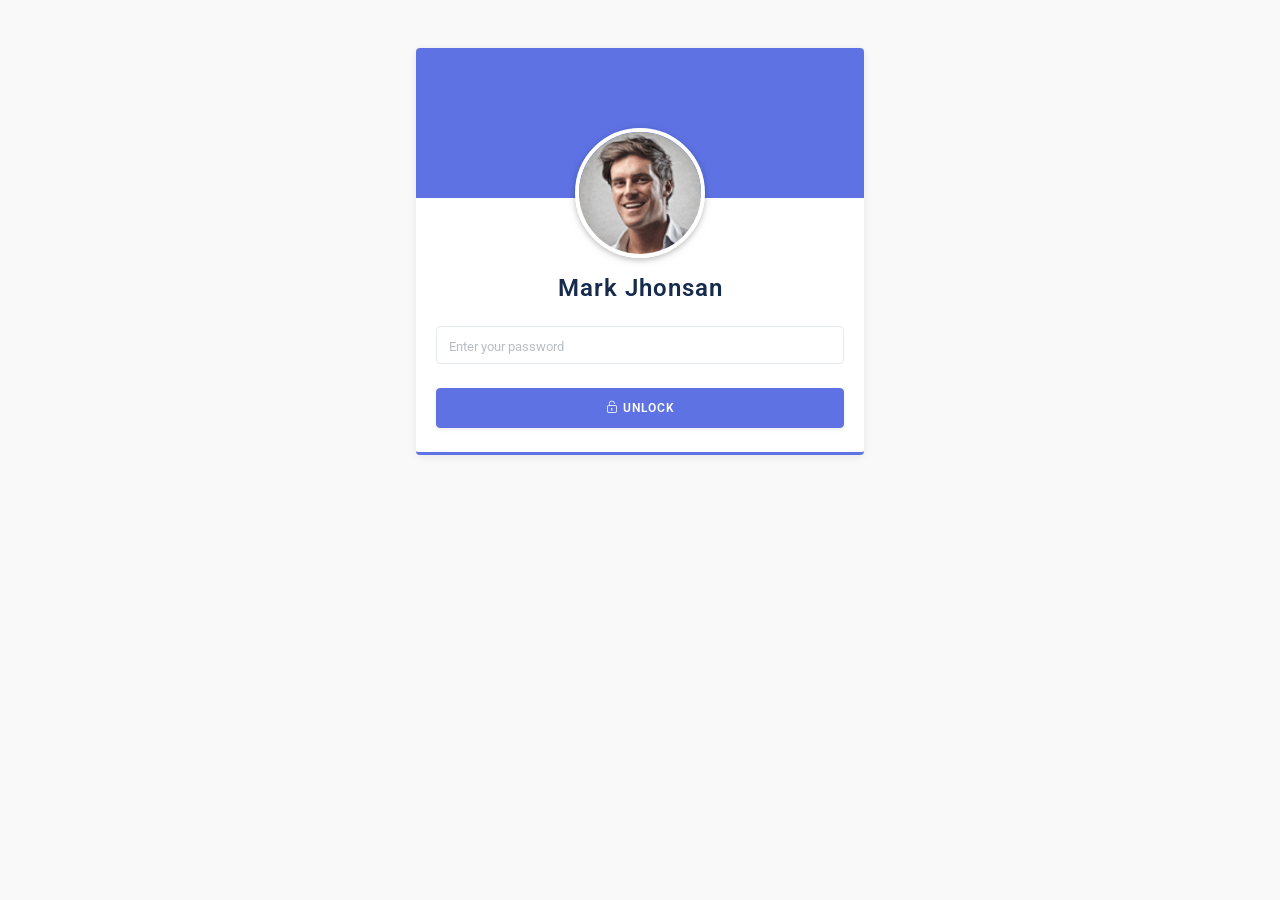
<file: color-admin/authentication-lock-screen.html>
<!DOCTYPE html>
<html lang="en">

<!-- Mirrored from codervent.com/rukada/color-admin/authentication-lock-screen.html by HTTrack Website Copier/3.x [XR&CO'2014], Sat, 09 Nov 2019 15:12:17 GMT -->
<head>
  <meta charset="utf-8"/>
  <meta http-equiv="X-UA-Compatible" content="IE=edge"/>
  <meta name="viewport" content="width=device-width, initial-scale=1, shrink-to-fit=no"/>
  <meta name="description" content=""/>
  <meta name="author" content=""/>
  <title>Rukada - Responsive Bootstrap4  Admin Dashboard Template</title>
  <!--favicon-->
  <link rel="icon" href="assets/images/favicon.ico" type="image/x-icon">
  <!-- Bootstrap core CSS-->
  <link href="assets/css/bootstrap.min.css" rel="stylesheet"/>
  <!-- animate CSS-->
  <link href="assets/css/animate.css" rel="stylesheet" type="text/css"/>
  <!-- Icons CSS-->
  <link href="assets/css/icons.css" rel="stylesheet" type="text/css"/>
  <!-- Custom Style-->
  <link href="assets/css/app-style.css" rel="stylesheet"/>
  
</head>

<body>
 <!-- Start wrapper-->
 <div id="wrapper">
	<div class="card card-authentication1 card-primary mx-auto my-5 animated bounceInDown">
		<div class="user-lock rounded-top bg-primary">
              <div class="user-lock-img">
                  <img src="assets/images/avatars/avatar-18.png" alt="user avatar">
              </div>
           </div>
          <div class="card-body">
             <h4 class="text-center mt-5 py-2">Mark Jhonsan</h4>
            <form class="mt-3 mb-1">
              <div class="form-group">
              	<label for="exampleInputpassword" class="sr-only">Enter Password</label>
                <input type="password" class="form-control " id="exampleInputpassword" placeholder="Enter your password">
              </div>
              <button type="button" class="btn btn-primary btn-block waves-effect waves-light mt-2"><i class="icon-lock-open"></i> Unlock </button>
            </form>
          </div>
	     </div>
    
     <!--Start Back To Top Button-->
    <a href="javaScript:void();" class="back-to-top"><i class="fa fa-angle-double-up"></i> </a>
    <!--End Back To Top Button-->
	</div><!--wrapper-->
  
</body>

<!-- Mirrored from codervent.com/rukada/color-admin/authentication-lock-screen.html by HTTrack Website Copier/3.x [XR&CO'2014], Sat, 09 Nov 2019 15:12:17 GMT -->
</html>
</file>
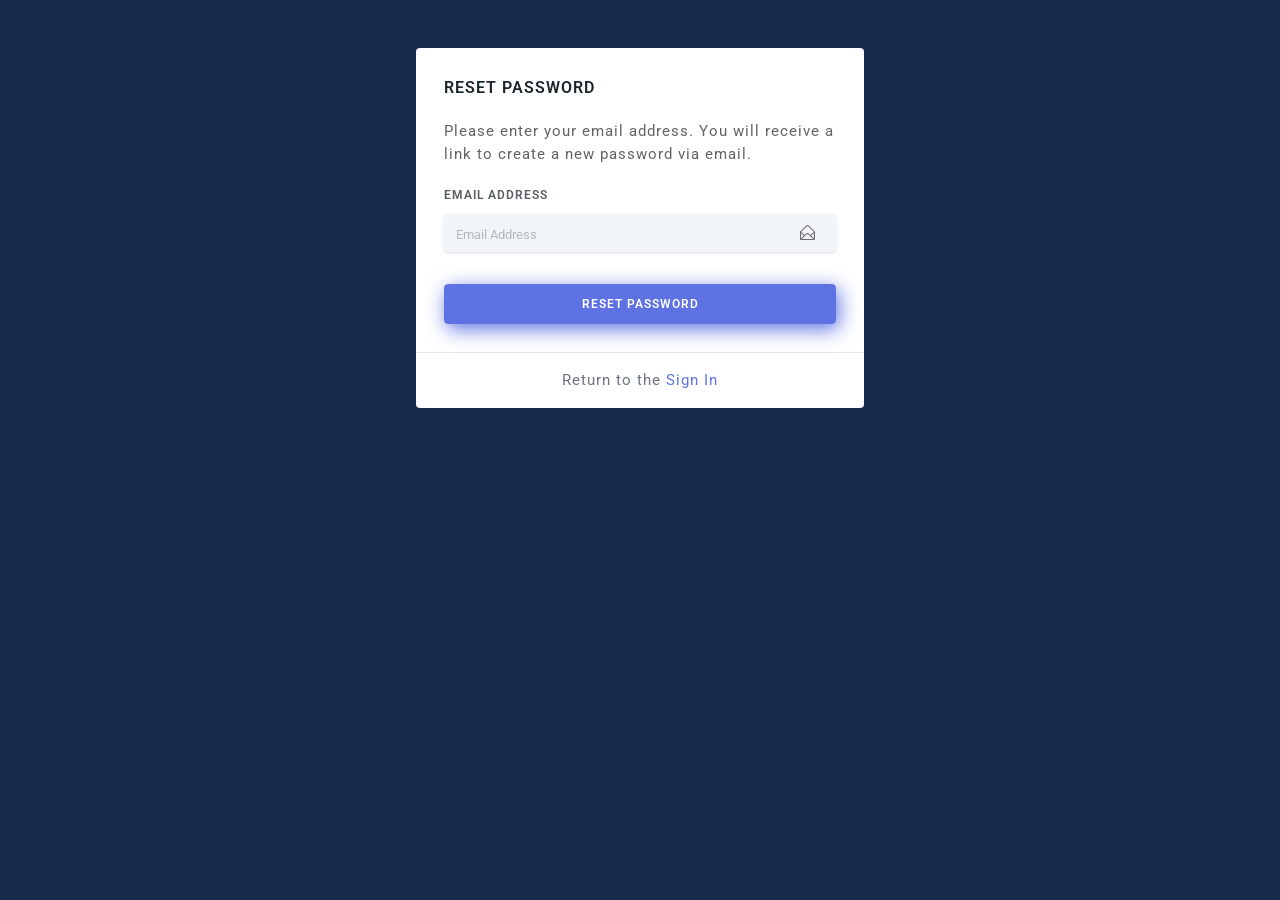
<file: color-admin/authentication-reset-password.html>
<!DOCTYPE html>
<html lang="en">

<!-- Mirrored from codervent.com/rukada/color-admin/authentication-reset-password.html by HTTrack Website Copier/3.x [XR&CO'2014], Sat, 09 Nov 2019 15:12:17 GMT -->
<head>
  <meta charset="utf-8"/>
  <meta http-equiv="X-UA-Compatible" content="IE=edge"/>
  <meta name="viewport" content="width=device-width, initial-scale=1, shrink-to-fit=no"/>
  <meta name="description" content=""/>
  <meta name="author" content=""/>
  <title>Rukada - Responsive Bootstrap4  Admin Dashboard Template</title>
  <link rel="icon" href="assets/images/favicon.ico" type="image/x-icon">
  <!-- Bootstrap core CSS-->
  <link href="assets/css/bootstrap.min.css" rel="stylesheet"/>
  <!-- animate CSS-->
  <link href="assets/css/animate.css" rel="stylesheet" type="text/css"/>
  <!-- Icons CSS-->
  <link href="assets/css/icons.css" rel="stylesheet" type="text/css"/>
  <!-- Custom Style-->
  <link href="assets/css/app-style.css" rel="stylesheet"/>
  
</head>

<body class="bg-dark">
 <!-- Start wrapper-->
 <div id="wrapper">
	<div class="card card-authentication1 mx-auto my-5">
		<div class="card-body">
		 <div class="card-content p-2">
		  <div class="card-title text-uppercase pb-2">Reset Password</div>
		    <p class="pb-2">Please enter your email address. You will receive a link to create a new password via email.</p>
		    <form>
			  <div class="form-group">
			  <label for="exampleInputEmailAddress" class="">Email Address</label>
			   <div class="position-relative has-icon-right">
				  <input type="text" id="exampleInputEmailAddress" class="form-control input-shadow" placeholder="Email Address">
				  <div class="form-control-position">
					  <i class="icon-envelope-open"></i>
				  </div>
			   </div>
			  </div>
			 
			  <button type="button" class="btn btn-primary shadow-primary btn-block waves-effect waves-light mt-3">Reset Password</button>
			 </form>
		   </div>
		  </div>
		   <div class="card-footer text-center py-3">
		    <p class="text-muted mb-0">Return to the <a href="authentication-signin.html"> Sign In</a></p>
		  </div>
	     </div>
    
     <!--Start Back To Top Button-->
    <a href="javaScript:void();" class="back-to-top"><i class="fa fa-angle-double-up"></i> </a>
    <!--End Back To Top Button-->
	</div><!--wrapper-->
	
  <!-- Bootstrap core JavaScript-->
  <script src="assets/js/jquery.min.js"></script>
  <script src="assets/js/popper.min.js"></script>
  <script src="assets/js/bootstrap.min.js"></script>
  
	
</body>

<!-- Mirrored from codervent.com/rukada/color-admin/authentication-reset-password.html by HTTrack Website Copier/3.x [XR&CO'2014], Sat, 09 Nov 2019 15:12:17 GMT -->
</html>
</file>
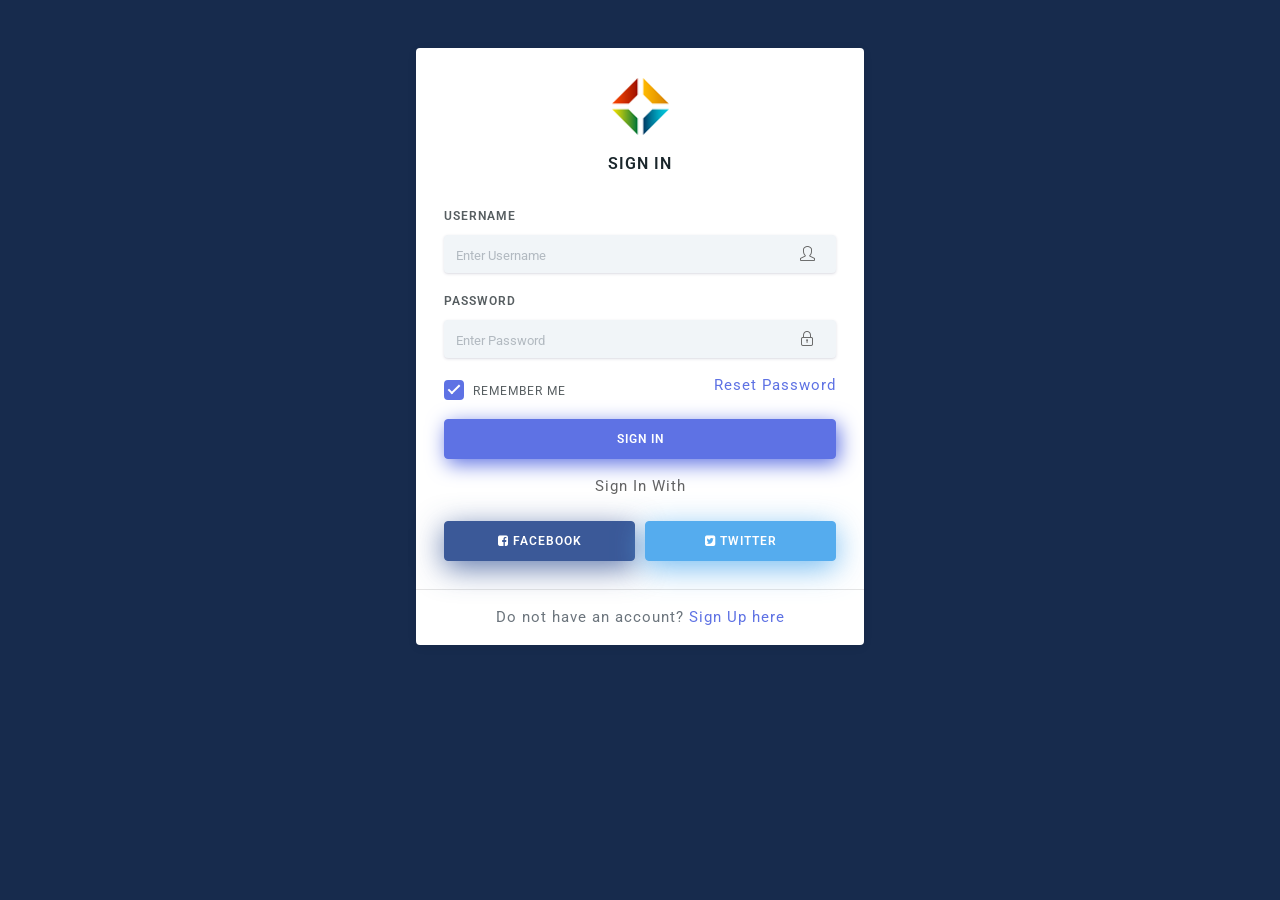
<file: color-admin/authentication-signin.html>
<!DOCTYPE html>
<html lang="en">

<!-- Mirrored from codervent.com/rukada/color-admin/authentication-signin.html by HTTrack Website Copier/3.x [XR&CO'2014], Sat, 09 Nov 2019 15:12:17 GMT -->
<head>
  <meta charset="utf-8"/>
  <meta http-equiv="X-UA-Compatible" content="IE=edge"/>
  <meta name="viewport" content="width=device-width, initial-scale=1, shrink-to-fit=no"/>
  <meta name="description" content=""/>
  <meta name="author" content=""/>
  <title>Rukada - Responsive Bootstrap4  Admin Dashboard Template</title>
  <!--favicon-->
  <link rel="icon" href="assets/images/favicon.ico" type="image/x-icon">
  <!-- Bootstrap core CSS-->
  <link href="assets/css/bootstrap.min.css" rel="stylesheet"/>
  <!-- animate CSS-->
  <link href="assets/css/animate.css" rel="stylesheet" type="text/css"/>
  <!-- Icons CSS-->
  <link href="assets/css/icons.css" rel="stylesheet" type="text/css"/>
  <!-- Custom Style-->
  <link href="assets/css/app-style.css" rel="stylesheet"/>
  
</head>

<body class="bg-dark">
 <!-- Start wrapper-->
 <div id="wrapper">
	<div class="card card-authentication1 mx-auto my-5">
		<div class="card-body">
		 <div class="card-content p-2">
		 	<div class="text-center">
		 		<img src="assets/images/logo-icon.png" alt="logo icon">
		 	</div>
		  <div class="card-title text-uppercase text-center py-3">Sign In</div>
		    <form>
			  <div class="form-group">
			  <label for="exampleInputUsername" class="">Username</label>
			   <div class="position-relative has-icon-right">
				  <input type="text" id="exampleInputUsername" class="form-control input-shadow" placeholder="Enter Username">
				  <div class="form-control-position">
					  <i class="icon-user"></i>
				  </div>
			   </div>
			  </div>
			  <div class="form-group">
			  <label for="exampleInputPassword" class="">Password</label>
			   <div class="position-relative has-icon-right">
				  <input type="password" id="exampleInputPassword" class="form-control input-shadow" placeholder="Enter Password">
				  <div class="form-control-position">
					  <i class="icon-lock"></i>
				  </div>
			   </div>
			  </div>
			<div class="form-row">
			 <div class="form-group col-6">
			   <div class="icheck-material-primary">
                <input type="checkbox" id="user-checkbox" checked="" />
                <label for="user-checkbox">Remember me</label>
			  </div>
			 </div>
			 <div class="form-group col-6 text-right">
			  <a href="authentication-reset-password.html">Reset Password</a>
			 </div>
			</div>
			 <button type="button" class="btn btn-primary shadow-primary btn-block waves-effect waves-light">Sign In</button>
			  <div class="text-center mt-3">Sign In With</div>
			  
			 <div class="form-row mt-4">
			  <div class="form-group mb-0 col-6">
			   <button type="button" class="btn btn-facebook shadow-facebook btn-block text-white"><i class="fa fa-facebook-square"></i> Facebook</button>
			 </div>
			 <div class="form-group mb-0 col-6 text-right">
			  <button type="button" class="btn btn-twitter shadow-twitter btn-block text-white"><i class="fa fa-twitter-square"></i> Twitter</button>
			 </div>
			</div>
			 
			 </form>
		   </div>
		  </div>
		  <div class="card-footer text-center py-3">
		    <p class="text-muted mb-0">Do not have an account? <a href="authentication-signup.html"> Sign Up here</a></p>
		  </div>
	     </div>
    
     <!--Start Back To Top Button-->
    <a href="javaScript:void();" class="back-to-top"><i class="fa fa-angle-double-up"></i> </a>
    <!--End Back To Top Button-->
	</div><!--wrapper-->
	
  <!-- Bootstrap core JavaScript-->
  <script src="assets/js/jquery.min.js"></script>
  <script src="assets/js/popper.min.js"></script>
  <script src="assets/js/bootstrap.min.js"></script>
  
</body>

<!-- Mirrored from codervent.com/rukada/color-admin/authentication-signin.html by HTTrack Website Copier/3.x [XR&CO'2014], Sat, 09 Nov 2019 15:12:17 GMT -->
</html>
</file>
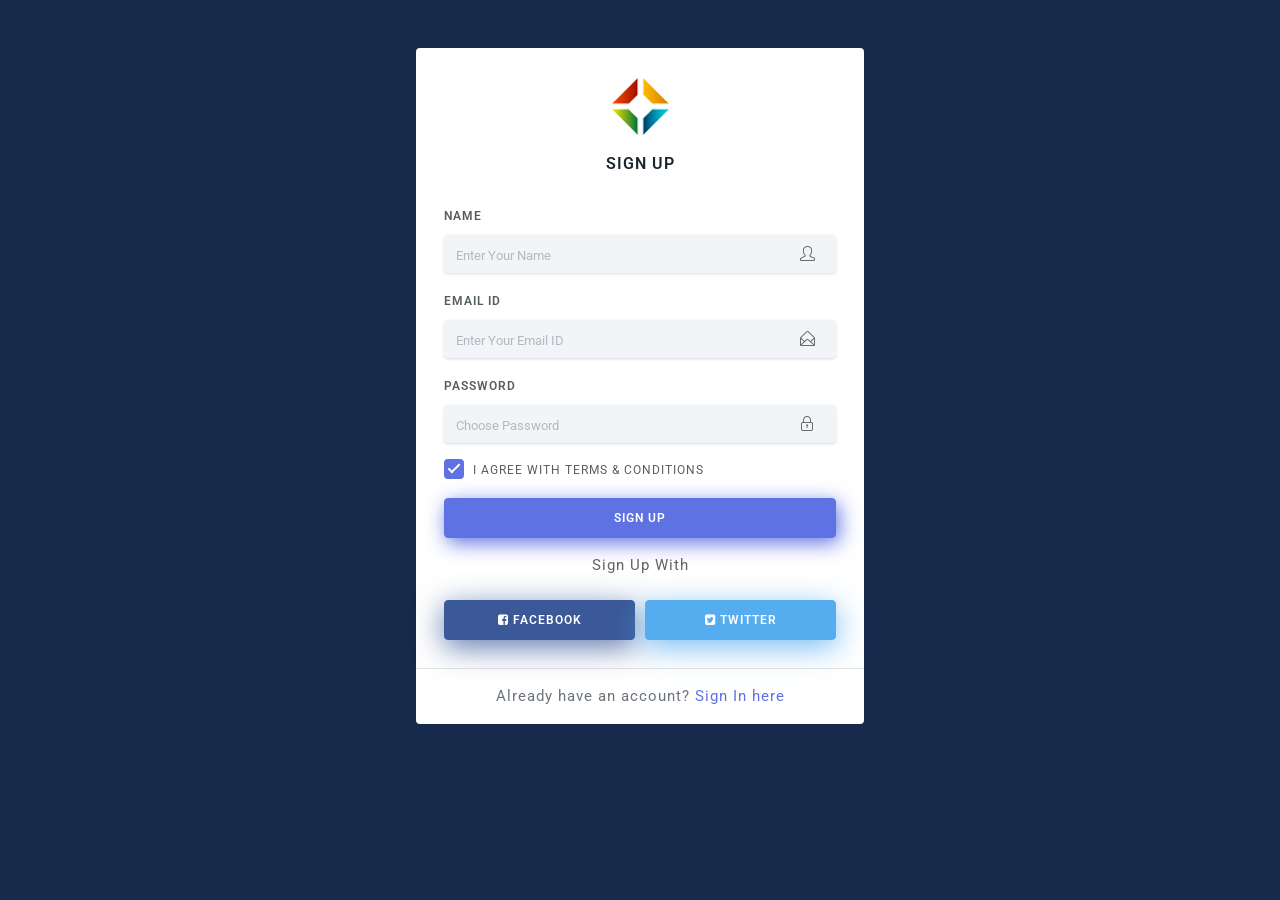
<file: color-admin/authentication-signup.html>
<!DOCTYPE html>
<html lang="en">

<!-- Mirrored from codervent.com/rukada/color-admin/authentication-signup.html by HTTrack Website Copier/3.x [XR&CO'2014], Sat, 09 Nov 2019 15:12:17 GMT -->
<head>
  <meta charset="utf-8"/>
  <meta http-equiv="X-UA-Compatible" content="IE=edge"/>
  <meta name="viewport" content="width=device-width, initial-scale=1, shrink-to-fit=no"/>
  <meta name="description" content=""/>
  <meta name="author" content=""/>
  <title>Rukada - Responsive Bootstrap4  Admin Dashboard Template</title>
  <!--favicon-->
  <link rel="icon" href="assets/images/favicon.ico" type="image/x-icon">
  <!-- Bootstrap core CSS-->
  <link href="assets/css/bootstrap.min.css" rel="stylesheet"/>
  <!-- animate CSS-->
  <link href="assets/css/animate.css" rel="stylesheet" type="text/css"/>
  <!-- Icons CSS-->
  <link href="assets/css/icons.css" rel="stylesheet" type="text/css"/>
  <!-- Custom Style-->
  <link href="assets/css/app-style.css" rel="stylesheet"/>
  
</head>

<body class="bg-dark">
 <!-- Start wrapper-->
 <div id="wrapper">
	<div class="card card-authentication1 mx-auto my-5">
		<div class="card-body">
		 <div class="card-content p-2">
		 	<div class="text-center">
		 		<img src="assets/images/logo-icon.png" alt="logo icon">
		 	</div>
		  <div class="card-title text-uppercase text-center py-3">Sign Up</div>
		    <form>
			  <div class="form-group">
			  <label for="exampleInputName" class="">Name</label>
			   <div class="position-relative has-icon-right">
				  <input type="text" id="exampleInputName" class="form-control input-shadow" placeholder="Enter Your Name">
				  <div class="form-control-position">
					  <i class="icon-user"></i>
				  </div>
			   </div>
			  </div>
			  <div class="form-group">
			  <label for="exampleInputEmailId" class="">Email ID</label>
			   <div class="position-relative has-icon-right">
				  <input type="text" id="exampleInputEmailId" class="form-control input-shadow" placeholder="Enter Your Email ID">
				  <div class="form-control-position">
					  <i class="icon-envelope-open"></i>
				  </div>
			   </div>
			  </div>
			  <div class="form-group">
			   <label for="exampleInputPassword" class="">Password</label>
			   <div class="position-relative has-icon-right">
				  <input type="text" id="exampleInputPassword" class="form-control input-shadow" placeholder="Choose Password">
				  <div class="form-control-position">
					  <i class="icon-lock"></i>
				  </div>
			   </div>
			  </div>
			  
			   <div class="form-group">
			     <div class="icheck-material-primary">
                   <input type="checkbox" id="user-checkbox" checked="" />
                   <label for="user-checkbox">I Agree With Terms & Conditions</label>
			     </div>
			    </div>
			  
			 <button type="button" class="btn btn-primary shadow-primary btn-block waves-effect waves-light">Sign Up</button>
			  <div class="text-center mt-3">Sign Up With</div>
			  
			 <div class="form-row mt-4">
			  <div class="form-group mb-0 col-6">
			   <button type="button" class="btn btn-facebook shadow-facebook btn-block text-white"><i class="fa fa-facebook-square"></i> Facebook</button>
			 </div>
			 <div class="form-group mb-0 col-6 text-right">
			  <button type="button" class="btn btn-twitter shadow-twitter btn-block text-white"><i class="fa fa-twitter-square"></i> Twitter</button>
			 </div>
			</div>
			
			 </form>
		   </div>
		  </div>
		  <div class="card-footer text-center py-3">
		    <p class="text-muted mb-0">Already have an account? <a href="authentication-signin.html"> Sign In here</a></p>
		  </div>
	     </div>
    
     <!--Start Back To Top Button-->
    <a href="javaScript:void();" class="back-to-top"><i class="fa fa-angle-double-up"></i> </a>
    <!--End Back To Top Button-->
	</div><!--wrapper-->
	
  <!-- Bootstrap core JavaScript-->
  <script src="assets/js/jquery.min.js"></script>
  <script src="assets/js/popper.min.js"></script>
  <script src="assets/js/bootstrap.min.js"></script>
  
</body>

<!-- Mirrored from codervent.com/rukada/color-admin/authentication-signup.html by HTTrack Website Copier/3.x [XR&CO'2014], Sat, 09 Nov 2019 15:12:17 GMT -->
</html>
</file>
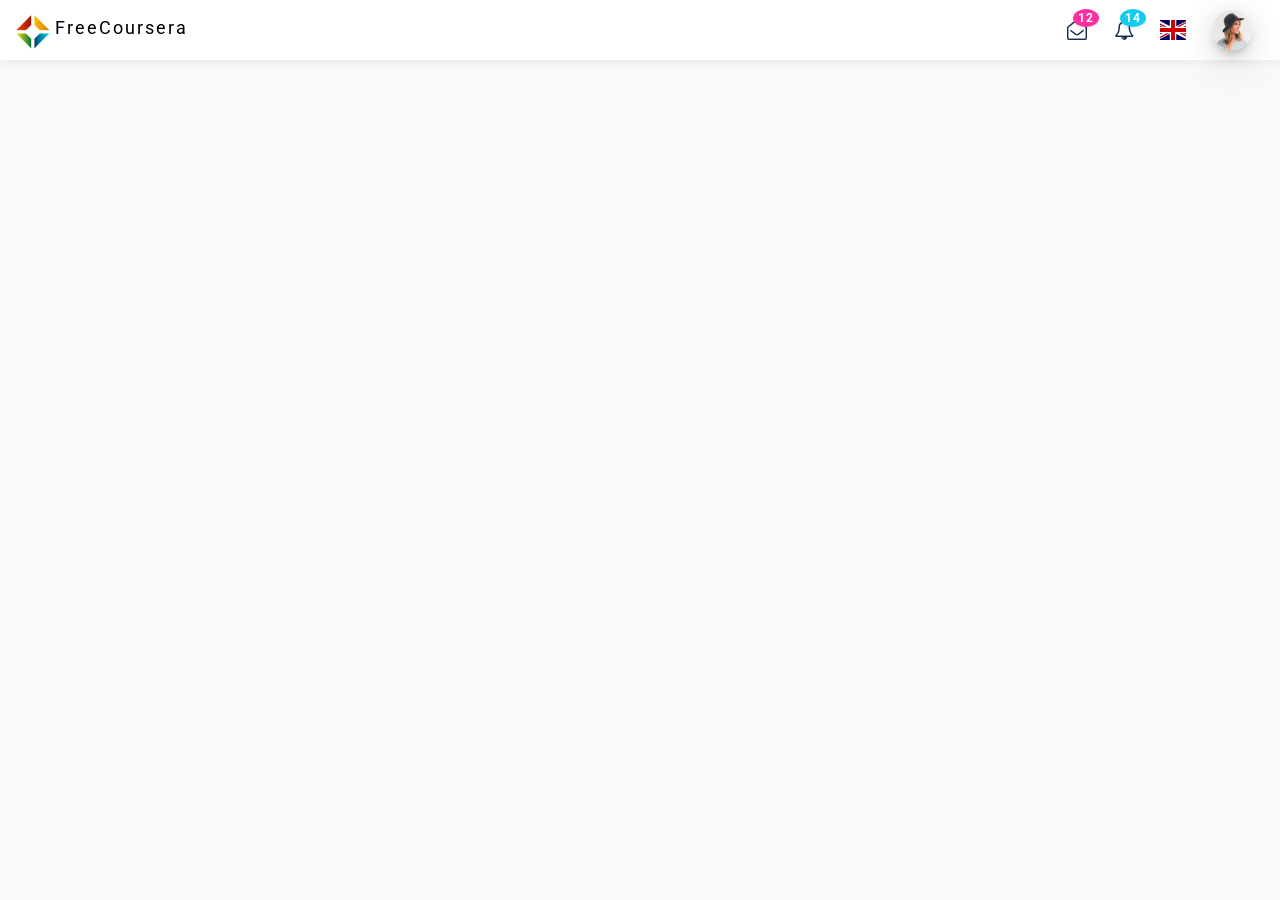
<file: color-admin/base.html>
<!DOCTYPE html>
<html lang="en">

<head>
    <meta charset="utf-8" />
    <meta http-equiv="X-UA-Compatible" content="IE=edge" />
    <meta name="viewport" content="width=device-width, initial-scale=1, shrink-to-fit=no" />
    <meta name="description" content="" />
    <meta name="author" content="" />
    <title>Rukada - Responsive Bootstrap4 Admin Dashboard Template</title>
    <!--favicon-->
    <link rel="icon" href="assets/images/favicon.ico" type="image/x-icon">
    <!-- simplebar CSS-->
    <link href="assets/plugins/simplebar/css/simplebar.css" rel="stylesheet" />
    <!-- Bootstrap core CSS-->
    <link href="assets/css/bootstrap.min.css" rel="stylesheet" />
    <!-- animate CSS-->
    <link href="assets/css/animate.css" rel="stylesheet" type="text/css" />
    <!-- Icons CSS-->
    <link href="assets/css/icons.css" rel="stylesheet" type="text/css" />
    <!-- Sidebar CSS-->
    <link href="assets/css/sidebar-menu.css" rel="stylesheet" />
    <!-- Custom Style-->
    <link href="assets/css/app-style.css" rel="stylesheet" />
    <link href="assets/css/custom.css" rel="stylesheet" />
    <link href="assets/css/ap.css" rel="stylesheet" />


</head>

<body>

    <!-- Start wrapper-->
    <div id="wrapper">
        <!--Start topbar header-->
        <header class="topbar-nav">
            <nav class="navbar navbar-expand fixed-top bg-white">
                <ul class="navbar-nav mr-auto align-items-center">
                    <li class="nav-item">
                        <div class="brand-logo">
                            <a href="index.html">
                                <img src="assets/images/logo-icon.png" class="logo-icon" alt="logo icon">
                                <h5 class="logo-text">FreeCoursera</h5>
                            </a>
                        </div>
                    </li>

                </ul>

                <ul class="navbar-nav align-items-center right-nav-link">
                    <li class="nav-item dropdown-lg">
                        <a class="nav-link dropdown-toggle dropdown-toggle-nocaret waves-effect" data-toggle="dropdown" href="javascript:void();">
                            <i class="fa fa-envelope-open-o"></i><span class="badge badge-secondary badge-up">12</span></a>
                        <div class="dropdown-menu dropdown-menu-right">
                            <ul class="list-group list-group-flush">
                                <li class="list-group-item d-flex justify-content-between align-items-center">
                                    You have 12 new messages
                                    <span class="badge badge-secondary">12</span>
                                </li>
                                <li class="list-group-item">
                                    <a href="javaScript:void();">
                                        <div class="media">
                                            <div class="avatar"><img class="align-self-start mr-3" src="assets/images/avatars/avatar-5.png" alt="user avatar"></div>
                                            <div class="media-body">
                                                <h6 class="mt-0 msg-title">Jhon Deo</h6>
                                                <p class="msg-info">Lorem ipsum dolor sit amet...</p>
                                                <small>Today, 4:10 PM</small>
                                            </div>
                                        </div>
                                    </a>
                                </li>
                                <li class="list-group-item">
                                    <a href="javaScript:void();">
                                        <div class="media">
                                            <div class="avatar"><img class="align-self-start mr-3" src="assets/images/avatars/avatar-6.png" alt="user avatar"></div>
                                            <div class="media-body">
                                                <h6 class="mt-0 msg-title">Sara Jen</h6>
                                                <p class="msg-info">Lorem ipsum dolor sit amet...</p>
                                                <small>Yesterday, 8:30 AM</small>
                                            </div>
                                        </div>
                                    </a>
                                </li>
                                <li class="list-group-item">
                                    <a href="javaScript:void();">
                                        <div class="media">
                                            <div class="avatar"><img class="align-self-start mr-3" src="assets/images/avatars/avatar-7.png" alt="user avatar"></div>
                                            <div class="media-body">
                                                <h6 class="mt-0 msg-title">Dannish Josh</h6>
                                                <p class="msg-info">Lorem ipsum dolor sit amet...</p>
                                                <small>5/11/2018, 2:50 PM</small>
                                            </div>
                                        </div>
                                    </a>
                                </li>
                                <li class="list-group-item">
                                    <a href="javaScript:void();">
                                        <div class="media">
                                            <div class="avatar"><img class="align-self-start mr-3" src="assets/images/avatars/avatar-8.png" alt="user avatar"></div>
                                            <div class="media-body">
                                                <h6 class="mt-0 msg-title">Katrina Mccoy</h6>
                                                <p class="msg-info">Lorem ipsum dolor sit amet.</p>
                                                <small>1/11/2018, 2:50 PM</small>
                                            </div>
                                        </div>
                                    </a>
                                </li>
                                <li class="list-group-item"><a href="javaScript:void();">See All Messages</a></li>
                            </ul>
                        </div>
                    </li>
                    <li class="nav-item dropdown-lg">
                        <a class="nav-link dropdown-toggle dropdown-toggle-nocaret waves-effect" data-toggle="dropdown" href="javascript:void();">
                            <i class="fa fa-bell-o"></i><span class="badge badge-info badge-up">14</span></a>
                        <div class="dropdown-menu dropdown-menu-right">
                            <ul class="list-group list-group-flush">
                                <li class="list-group-item d-flex justify-content-between align-items-center">
                                    You have 14 Notifications
                                    <span class="badge badge-info">14</span>
                                </li>
                                <li class="list-group-item">
                                    <a href="javaScript:void();">
                                        <div class="media">
                                            <i class="zmdi zmdi-accounts fa-2x mr-3 text-primary"></i>
                                            <div class="media-body">
                                                <h6 class="mt-0 msg-title">New Registered Users</h6>
                                                <p class="msg-info">Lorem ipsum dolor sit amet...</p>
                                            </div>
                                        </div>
                                    </a>
                                </li>
                                <li class="list-group-item">
                                    <a href="javaScript:void();">
                                        <div class="media">
                                            <i class="zmdi zmdi-coffee fa-2x mr-3 text-success"></i>
                                            <div class="media-body">
                                                <h6 class="mt-0 msg-title">New Received Orders</h6>
                                                <p class="msg-info">Lorem ipsum dolor sit amet...</p>
                                            </div>
                                        </div>
                                    </a>
                                </li>
                                <li class="list-group-item">
                                    <a href="javaScript:void();">
                                        <div class="media">
                                            <i class="zmdi zmdi-notifications-active fa-2x mr-3 text-secondary"></i>
                                            <div class="media-body">
                                                <h6 class="mt-0 msg-title">New Updates</h6>
                                                <p class="msg-info">Lorem ipsum dolor sit amet...</p>
                                            </div>
                                        </div>
                                    </a>
                                </li>
                                <li class="list-group-item"><a href="javaScript:void();">See All Notifications</a></li>
                            </ul>
                        </div>
                    </li>
                    <li class="nav-item language">
                        <a class="nav-link dropdown-toggle dropdown-toggle-nocaret waves-effect" data-toggle="dropdown" href="#"><i class="flag-icon flag-icon-gb"></i></a>
                        <ul class="dropdown-menu dropdown-menu-right">
                            <li class="dropdown-item"> <i class="flag-icon flag-icon-gb mr-2"></i> English</li>
                            <li class="dropdown-item"> <i class="flag-icon flag-icon-fr mr-2"></i> French</li>
                            <li class="dropdown-item"> <i class="flag-icon flag-icon-cn mr-2"></i> Chinese</li>
                            <li class="dropdown-item"> <i class="flag-icon flag-icon-de mr-2"></i> German</li>
                        </ul>
                    </li>
                    <li class="nav-item">
                        <a class="nav-link dropdown-toggle dropdown-toggle-nocaret" data-toggle="dropdown" href="#">
                            <span class="user-profile"><img src="assets/images/avatars/avatar-13.png" class="img-circle" alt="user avatar"></span>
                        </a>
                        <ul class="dropdown-menu dropdown-menu-right">
                            <li class="dropdown-item user-details">
                                <a href="javaScript:void();">
                                    <div class="media">
                                        <div class="avatar"><img class="align-self-start mr-3" src="assets/images/avatars/avatar-13.png" alt="user avatar"></div>
                                        <div class="media-body">
                                            <h6 class="mt-2 user-title">Katrina Mccoy</h6>
                                            <p class="user-subtitle">mccoy@example.com</p>
                                        </div>
                                    </div>
                                </a>
                            </li>
                            <li class="dropdown-divider"></li>
                            <li class="dropdown-item"><i class="icon-envelope mr-2"></i> Inbox</li>
                            <li class="dropdown-divider"></li>
                            <li class="dropdown-item"><i class="icon-wallet mr-2"></i> Account</li>
                            <li class="dropdown-divider"></li>
                            <li class="dropdown-item"><i class="icon-settings mr-2"></i> Setting</li>
                            <li class="dropdown-divider"></li>
                            <li class="dropdown-item"><i class="icon-power mr-2"></i> Logout</li>
                        </ul>
                    </li>
                </ul>
            </nav>
        </header>
        <!--End topbar header-->

        <div class="clearfix"></div>


        <!--End content-wrapper-->
        <!--Start Back To Top Button-->
        <a href="javaScript:void();" class="back-to-top"><i class="fa fa-angle-double-up"></i> </a>
        <!--End Back To Top Button-->

        <!--Start footer-->
        <footer class="footer">
            <div class="container">
                <div class="text-center">
                    Copyright © 2018 Rukada Admin
                </div>
            </div>
        </footer>

        <!--End footer-->

    </div>
    <!--End wrapper-->

    <!-- Bootstrap core JavaScript-->
    <script src="assets/js/jquery.min.js"></script>
    <script src="assets/js/popper.min.js"></script>
    <script src="assets/js/bootstrap.min.js"></script>

    <!-- simplebar js -->
    <script src="assets/plugins/simplebar/js/simplebar.js"></script>

    <!-- sidebar-menu js -->
    <script src="assets/js/sidebar-menu.js"></script>
    <!-- Custom scripts -->
    <script src="assets/js/app-script.js"></script>
</body>


</html>
</file>
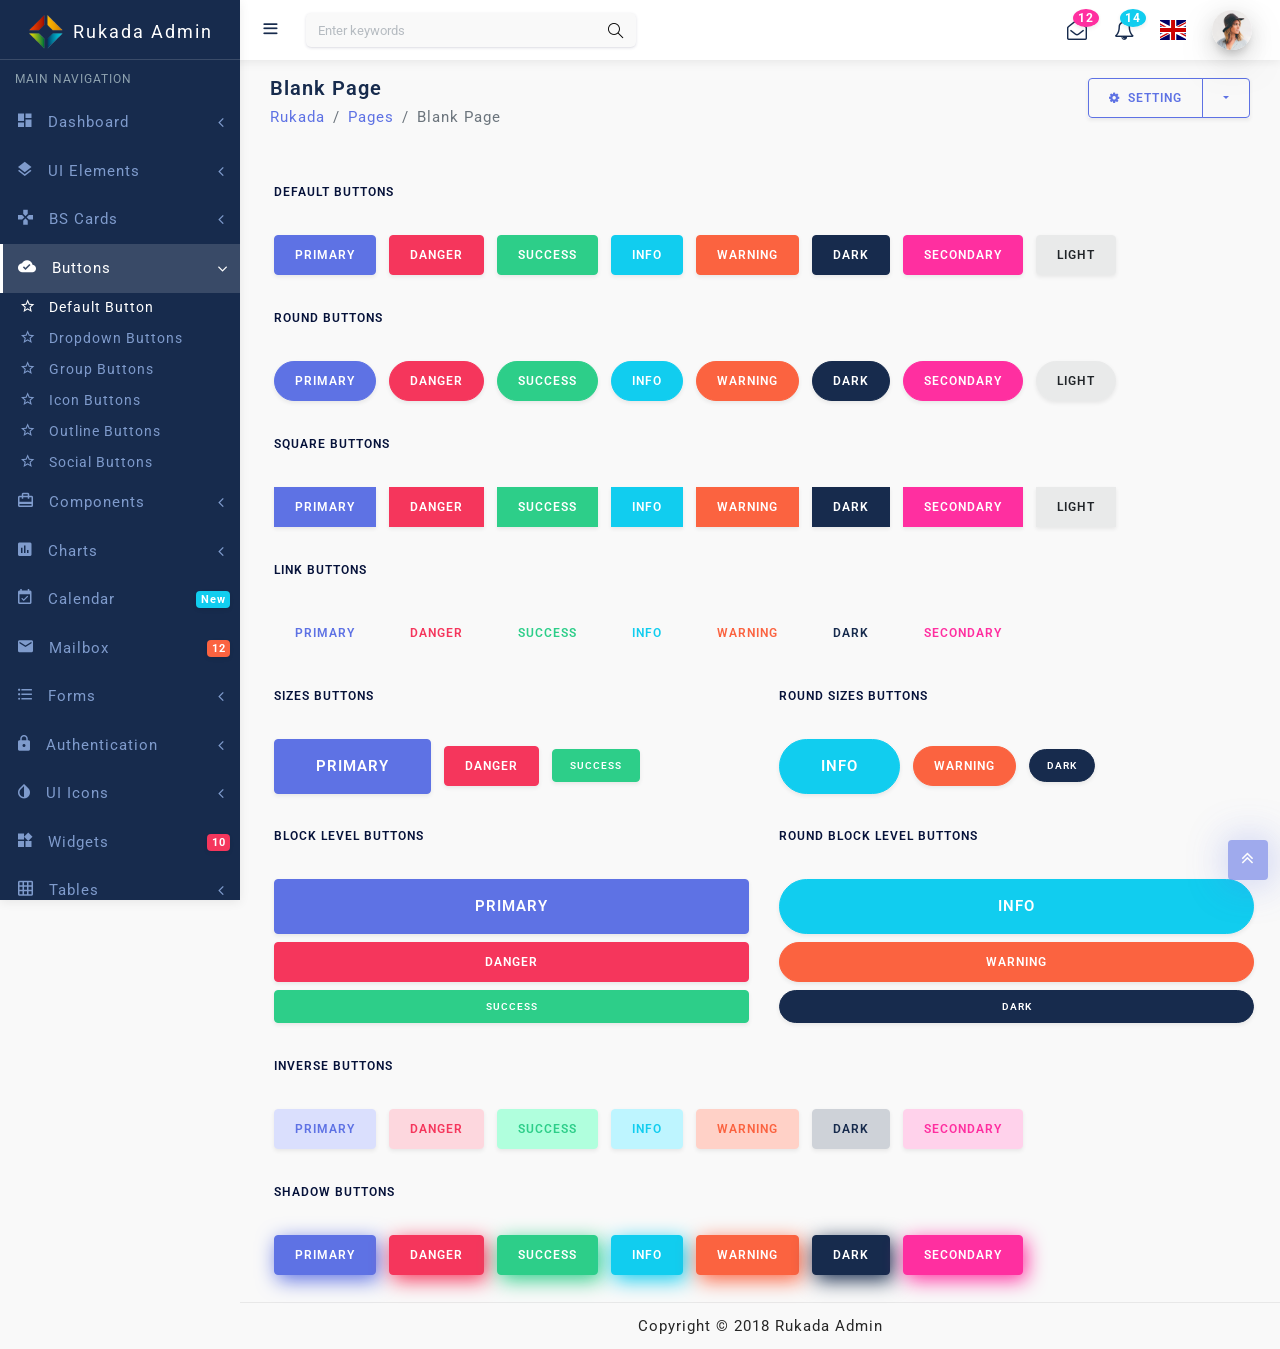
<file: color-admin/buttons-default-button.html>
<!DOCTYPE html>
<html lang="en">

<!-- Mirrored from codervent.com/rukada/color-admin/buttons-default-button.html by HTTrack Website Copier/3.x [XR&CO'2014], Sat, 09 Nov 2019 15:04:18 GMT -->
<head>
  <meta charset="utf-8"/>
  <meta http-equiv="X-UA-Compatible" content="IE=edge"/>
  <meta name="viewport" content="width=device-width, initial-scale=1, shrink-to-fit=no"/>
  <meta name="description" content=""/>
  <meta name="author" content=""/>
  <title>Rukada - Responsive Bootstrap4  Admin Dashboard Template</title>
  <!--favicon-->
  <link rel="icon" href="assets/images/favicon.ico" type="image/x-icon">
  <!-- simplebar CSS-->
  <link href="assets/plugins/simplebar/css/simplebar.css" rel="stylesheet"/>
  <!-- Bootstrap core CSS-->
  <link href="assets/css/bootstrap.min.css" rel="stylesheet"/>
  <!-- animate CSS-->
  <link href="assets/css/animate.css" rel="stylesheet" type="text/css"/>
  <!-- Icons CSS-->
  <link href="assets/css/icons.css" rel="stylesheet" type="text/css"/>
  <!-- Sidebar CSS-->
  <link href="assets/css/sidebar-menu.css" rel="stylesheet"/>
  <!-- Custom Style-->
  <link href="assets/css/app-style.css" rel="stylesheet"/>
  
  
</head>

<body>

<!-- Start wrapper-->
 <div id="wrapper">
 
  <!--Start sidebar-wrapper-->
   <div id="sidebar-wrapper" data-simplebar="" data-simplebar-auto-hide="true">
     <div class="brand-logo">
      <a href="index.html">
       <img src="assets/images/logo-icon.png" class="logo-icon" alt="logo icon">
       <h5 class="logo-text">Rukada Admin</h5>
     </a>
   </div>
   <ul class="sidebar-menu do-nicescrol">
      <li class="sidebar-header">MAIN NAVIGATION</li>
      <li>
        <a href="index.html" class="waves-effect">
          <i class="zmdi zmdi-view-dashboard"></i> <span>Dashboard</span> <i class="fa fa-angle-left pull-right"></i>
        </a>
        <ul class="sidebar-submenu">
          <li><a href="index.html"><i class="zmdi zmdi-star-outline"></i> Dashboard v1</a></li>
          <li><a href="index2.html"><i class="zmdi zmdi-star-outline"></i> Dashboard v2</a></li>
          <li><a href="index3.html"><i class="zmdi zmdi-star-outline"></i> Dashboard v3</a></li>
          <li><a href="index4.html"><i class="zmdi zmdi-star-outline"></i> Dashboard v4</a></li>
        </ul>
      </li>
      <li>
        <a href="javaScript:void();" class="waves-effect">
          <i class="zmdi zmdi-layers"></i>
          <span>UI Elements</span> <i class="fa fa-angle-left pull-right"></i>
        </a>
        <ul class="sidebar-submenu">
        <li><a href="ui-checkbox-radio.html"><i class="zmdi zmdi-star-outline"></i> Checkboxes & Radios</a></li>
        <li><a href="ui-nav-tabs.html"><i class="zmdi zmdi-star-outline"></i> Nav Tabs</a></li>
        <li><a href="ui-accordions.html"><i class="zmdi zmdi-star-outline"></i> Accordions</a></li>
        <li><a href="ui-modals.html"><i class="zmdi zmdi-star-outline"></i> Modals</a></li>
        <li><a href="ui-typography.html"><i class="zmdi zmdi-star-outline"></i> Typography</a></li>
        <li><a href="ui-list-groups.html"><i class="zmdi zmdi-star-outline"></i> List Groups</a></li>
        <li><a href="ui-bootstrap-elements.html"><i class="zmdi zmdi-star-outline"></i> BS Elements</a></li>
        <li><a href="ui-pagination.html"><i class="zmdi zmdi-star-outline"></i> Pagination</a></li>
        <li><a href="ui-alerts.html"><i class="zmdi zmdi-star-outline"></i> Alerts</a></li>
        <li><a href="ui-progressbars.html"><i class="zmdi zmdi-star-outline"></i> Progress Bars</a></li>
        <li><a href="ui-notification.html"><i class="zmdi zmdi-star-outline"></i> Notifications</a></li>
        <li><a href="ui-sweet-alert.html"><i class="zmdi zmdi-star-outline"></i> Sweet Alerts</a></li>
        </ul>
      </li>
      <li>
        <a href="javaScript:void();" class="waves-effect">
          <i class="zmdi zmdi-gamepad"></i> <span>BS Cards</span>
          <i class="fa fa-angle-left float-right"></i>
        </a>
        <ul class="sidebar-submenu">
          <li><a href="cards-image-cards.html"><i class="zmdi zmdi-star-outline"></i> Image Cards</a></li>
          <li><a href="cards-text-cards.html"><i class="zmdi zmdi-star-outline"></i> Text Cards</a></li>
          <li><a href="cards-profile-cards.html"><i class="zmdi zmdi-star-outline"></i> Profile Cards</a></li>
          <li><a href="cards-social-cards.html"><i class="zmdi zmdi-star-outline"></i> Social Cards</a></li>
        </ul>
      </li>
      <li>
        <a href="javaScript:void();" class="waves-effect">
          <i class="zmdi zmdi-cloud-done"></i> <span>Buttons</span>
          <i class="fa fa-angle-left float-right"></i>
        </a>
        <ul class="sidebar-submenu">
          <li><a href="buttons-default-button.html"><i class="zmdi zmdi-star-outline"></i> Default Button</a></li>
          <li><a href="buttons-dropdown-buttons.html"><i class="zmdi zmdi-star-outline"></i> Dropdown Buttons</a></li>
          <li><a href="buttons-group-buttons.html"><i class="zmdi zmdi-star-outline"></i> Group Buttons</a></li>
          <li><a href="buttons-icon-buttons.html"><i class="zmdi zmdi-star-outline"></i> Icon Buttons</a></li>
          <li><a href="buttons-outline-buttons.html"><i class="zmdi zmdi-star-outline"></i> Outline Buttons</a></li>
          <li><a href="buttons-social-buttons.html"><i class="zmdi zmdi-star-outline"></i> Social Buttons</a></li>
        </ul>
      </li>
      <li>
        <a href="javaScript:void();" class="waves-effect">
          <i class="zmdi zmdi-card-travel"></i>
          <span>Components</span>
          <i class="fa fa-angle-left pull-right"></i>
        </a>
        <ul class="sidebar-submenu">
          <li><a href="components-range-slider.html"><i class="zmdi zmdi-star-outline"></i> Range Sliders</a></li>
          <li><a href="components-image-carousel.html"><i class="zmdi zmdi-star-outline"></i> Image Carousels</a></li>
          <li><a href="components-grid-layouts.html"><i class="zmdi zmdi-star-outline"></i> Grid Layouts</a></li>
          <li><a href="components-tree-view-menu.html"><i class="zmdi zmdi-star-outline"></i> Tree View</a></li>
          <li><a href="components-nestable.html"><i class="zmdi zmdi-star-outline"></i> Nesteble</a></li>
          <li><a href="components-switcher-buttons.html"><i class="zmdi zmdi-star-outline"></i> Switcher Buttons</a></li>
          <li><a href="components-pricing-table.html"><i class="zmdi zmdi-star-outline"></i> Pricing Tables</a></li>
          <li><a href="components-vertical-timeline.html"><i class="zmdi zmdi-star-outline"></i> Vertical Timeline</a></li>
          <li><a href="components-horizontal-timeline.html"><i class="zmdi zmdi-star-outline"></i> Horizontal Timeline</a></li>
          <li><a href="components-fancy-lightbox.html"><i class="zmdi zmdi-star-outline"></i> Fancy Lightbox</a></li>          
          <li><a href="components-color-palette.html"><i class="zmdi zmdi-star-outline"></i> Color Palette</a></li>
        </ul>
      </li>
      <li>
        <a href="javaScript:void();" class="waves-effect">
          <i class="zmdi zmdi-chart"></i> <span>Charts</span>
          <i class="fa fa-angle-left float-right"></i>
        </a>
        <ul class="sidebar-submenu">
          <li><a href="charts-chartjs.html"><i class="zmdi zmdi-star-outline"></i> Chart JS</a></li>
          <li><a href="charts-morris.html"><i class="zmdi zmdi-star-outline"></i> Morris Charts</a></li>
          <li><a href="charts-sparkline.html"><i class="zmdi zmdi-star-outline"></i> Sparkline Charts</a></li>
          <li><a href="charts-peity.html"><i class="zmdi zmdi-star-outline"></i> Peity Charts</a></li>
          <li><a href="charts-c3-charts.html"><i class="zmdi zmdi-star-outline"></i> C3 Charts</a></li>
          <li><a href="charts-other.html"><i class="zmdi zmdi-star-outline"></i> Other Charts</a></li>
          <li><a href="charts-flot.html"><i class="zmdi zmdi-star-outline"></i> Flot Chart</a></li>
        </ul>
       </li>
      <li>
        <a href="calendar.html" class="waves-effect">
          <i class="zmdi zmdi-calendar-check"></i> <span>Calendar</span>
          <small class="badge float-right badge-info">New</small>
        </a>
      </li>
    
      <li>
        <a href="javaScript:void();" class="waves-effect">
          <i class="zmdi zmdi-email"></i>
          <span>Mailbox</span>
           <small class="badge float-right badge-warning">12</small>
        </a>
        <ul class="sidebar-submenu">
          <li><a href="mail-inbox.html"><i class="zmdi zmdi-star-outline"></i> Inbox</a></li>
          <li><a href="mail-compose.html"><i class="zmdi zmdi-star-outline"></i> Compose</a></li>
          <li><a href="mail-read.html"><i class="zmdi zmdi-star-outline"></i> Read Mail</a></li>
        </ul>
      </li>
      
      <li>
        <a href="javaScript:void();" class="waves-effect">
          <i class="zmdi zmdi-format-list-bulleted"></i> <span>Forms</span>
          <i class="fa fa-angle-left pull-right"></i>
        </a>
        <ul class="sidebar-submenu">
          <li><a href="form-inputs.html"><i class="zmdi zmdi-star-outline"></i> Basic Inputs</a></li>
          <li><a href="form-input-group.html"><i class="zmdi zmdi-star-outline"></i> Input Groups</a></li>
          <li><a href="form-layouts.html"><i class="zmdi zmdi-star-outline"></i> Form Layouts</a></li>
          <li><a href="form-advanced.html"><i class="zmdi zmdi-star-outline"></i> Form Advanced</a></li>
          <li><a href="form-uploads.html"><i class="zmdi zmdi-star-outline"></i> Form Uploads</a></li>
          <li><a href="form-validation.html"><i class="zmdi zmdi-star-outline"></i> Form Validation</a></li>
          <li><a href="form-step-wizard.html"><i class="zmdi zmdi-star-outline"></i> Form Wizard</a></li>
          <li><a href="form-text-editor.html"><i class="zmdi zmdi-star-outline"></i> Form Editor</a></li>
        </ul>
      </li>

      <li>
        <a href="javaScript:void();" class="waves-effect">
          <i class="zmdi zmdi-lock"></i> <span>Authentication</span>
          <i class="fa fa-angle-left float-right"></i>
        </a>
        <ul class="sidebar-submenu">
          <li><a href="authentication-signin.html"><i class="zmdi zmdi-star-outline"></i> SignIn 1</a></li>
          <li><a href="authentication-signup.html"><i class="zmdi zmdi-star-outline"></i> SignUp 1</a></li>
          <li><a href="authentication-lock-screen.html"><i class="zmdi zmdi-star-outline"></i> Lock Screen</a></li>
          <li><a href="authentication-reset-password.html"><i class="zmdi zmdi-star-outline"></i> Reset Password 1</a></li>
        </ul>
       </li>

      <li>
        <a href="javaScript:void();" class="waves-effect">
          <i class="zmdi zmdi-invert-colors"></i> <span>UI Icons</span>
          <i class="fa fa-angle-left float-right"></i>
        </a>
        <ul class="sidebar-submenu">
          <li><a href="icons-font-awesome.html"><i class="zmdi zmdi-star-outline"></i> Font Awesome</a></li>
          <li><a href="icons-material-designs.html"><i class="zmdi zmdi-star-outline"></i> Material Design</a></li>
          <li><a href="icons-themify.html"><i class="zmdi zmdi-star-outline"></i> Themify Icons</a></li>
          <li><a href="icons-simple-line-icons.html"><i class="zmdi zmdi-star-outline"></i> Line Icons</a></li>
          <li><a href="icons-flags.html"><i class="zmdi zmdi-star-outline"></i> Flag Icons</a></li>
        </ul>
      </li>
    
       <li>
        <a href="widgets.html" class="waves-effect">
          <i class="zmdi zmdi-widgets"></i> <span>Widgets</span>
          <small class="badge float-right badge-danger">10</small>
        </a>
      </li>
     
     <li>
        <a href="javaScript:void();" class="waves-effect">
          <i class="zmdi zmdi-grid"></i> <span>Tables</span>
          <i class="fa fa-angle-left float-right"></i>
        </a>
        <ul class="sidebar-submenu">
          <li><a href="table-simple-tables.html"><i class="zmdi zmdi-star-outline"></i> Simple Tables</a></li>
          <li><a href="table-header-tables.html"><i class="zmdi zmdi-star-outline"></i> Header Tables</a></li>
          <li><a href="table-color-tables.html"><i class="zmdi zmdi-star-outline"></i> Color Tables</a></li>
          <li><a href="table-striped-color-tables.html"><i class="zmdi zmdi-star-outline"></i> Striped Color Tables</a></li>
          <li><a href="table-data-tables.html"><i class="zmdi zmdi-star-outline"></i> Data Tables</a></li>
        </ul>
       </li>
     
     <li>
        <a href="javaScript:void();" class="waves-effect">
          <i class="zmdi zmdi-map"></i> <span>Maps</span>
          <i class="fa fa-angle-left float-right"></i>
        </a>
        <ul class="sidebar-submenu">
          <li><a href="maps-google.html"><i class="zmdi zmdi-star-outline"></i> Google Maps</a></li>
          <li><a href="maps-vector.html"><i class="zmdi zmdi-star-outline"></i> Vector Maps</a></li>
        </ul>
       </li>
     
      <li>
        <a href="javaScript:void();" class="waves-effect">
          <i class="zmdi zmdi-collection-folder-image"></i> <span>Sample Pages</span>
          <i class="fa fa-angle-left float-right"></i>
        </a>
        <ul class="sidebar-submenu">
              <li><a href="pages-invoice.html"><i class="zmdi zmdi-star-outline"></i> Invoice</a></li>
          <li><a href="pages-user-profile.html"><i class="zmdi zmdi-star-outline"></i> User Profile</a></li>
          <li><a href="pages-blank-page.html"><i class="zmdi zmdi-star-outline"></i> Blank Page</a></li>
              <li><a href="pages-coming-soon.html"><i class="zmdi zmdi-star-outline"></i> Coming Soon</a></li>
          <li><a href="pages-403.html"><i class="zmdi zmdi-star-outline"></i> 403 Error</a></li>
          <li><a href="pages-404.html"><i class="zmdi zmdi-star-outline"></i> 404 Error</a></li>
          <li><a href="pages-500.html"><i class="zmdi zmdi-star-outline"></i> 500 Error</a></li>
        </ul>
       </li>

      <li>
        <a href="javaScript:void();" class="waves-effect">
          <i class="fa fa-share"></i> <span>Multilevel</span>
          <i class="fa fa-angle-left pull-right"></i>
        </a>
        <ul class="sidebar-submenu">
          <li><a href="javaScript:void();"><i class="zmdi zmdi-star-outline"></i> Level One</a></li>
          <li>
            <a href="javaScript:void();"><i class="zmdi zmdi-star-outline"></i> Level One <i class="fa fa-angle-left pull-right"></i></a>
            <ul class="sidebar-submenu">
              <li><a href="javaScript:void();"><i class="zmdi zmdi-star-outline"></i> Level Two</a></li>
              <li>
                <a href="javaScript:void();"><i class="zmdi zmdi-star-outline"></i> Level Two <i class="fa fa-angle-left pull-right"></i></a>
                <ul class="sidebar-submenu">
                  <li><a href="javaScript:void();"><i class="zmdi zmdi-star-outline"></i> Level Three</a></li>
                  <li><a href="javaScript:void();"><i class="zmdi zmdi-star-outline"></i> Level Three</a></li>
                </ul>
              </li>
            </ul>
          </li>
          <li><a href="javaScript:void();" class="waves-effect"><i class="zmdi zmdi-star-outline"></i> Level One</a></li>
        </ul>
      </li>
      <li class="sidebar-header">LABELS</li>
      <li><a href="javaScript:void();" class="waves-effect"><i class="zmdi zmdi-coffee text-danger"></i> <span>Important</span></a></li>
      <li><a href="javaScript:void();" class="waves-effect"><i class="zmdi zmdi-chart-donut text-success"></i> <span>Warning</span></a></li>
      <li><a href="javaScript:void();" class="waves-effect"><i class="zmdi zmdi-share text-info"></i> <span>Information</span></a></li>
    </ul>
   
   </div>
   <!--End sidebar-wrapper-->

<!--Start topbar header-->
<header class="topbar-nav">
 <nav class="navbar navbar-expand fixed-top bg-white">
  <ul class="navbar-nav mr-auto align-items-center">
    <li class="nav-item">
      <a class="nav-link toggle-menu" href="javascript:void();">
       <i class="icon-menu menu-icon"></i>
     </a>
    </li>
    <li class="nav-item">
      <form class="search-bar">
        <input type="text" class="form-control" placeholder="Enter keywords">
         <a href="javascript:void();"><i class="icon-magnifier"></i></a>
      </form>
    </li>
  </ul>
     
  <ul class="navbar-nav align-items-center right-nav-link">
    <li class="nav-item dropdown-lg">
      <a class="nav-link dropdown-toggle dropdown-toggle-nocaret waves-effect" data-toggle="dropdown" href="javascript:void();">
      <i class="fa fa-envelope-open-o"></i><span class="badge badge-secondary badge-up">12</span></a>
      <div class="dropdown-menu dropdown-menu-right">
        <ul class="list-group list-group-flush">
         <li class="list-group-item d-flex justify-content-between align-items-center">
          You have 12 new messages
          <span class="badge badge-secondary">12</span>
          </li>
          <li class="list-group-item">
          <a href="javaScript:void();">
           <div class="media">
             <div class="avatar"><img class="align-self-start mr-3" src="assets/images/avatars/avatar-5.png" alt="user avatar"></div>
            <div class="media-body">
            <h6 class="mt-0 msg-title">Jhon Deo</h6>
            <p class="msg-info">Lorem ipsum dolor sit amet...</p>
            <small>Today, 4:10 PM</small>
            </div>
          </div>
          </a>
          </li>
          <li class="list-group-item">
          <a href="javaScript:void();">
           <div class="media">
             <div class="avatar"><img class="align-self-start mr-3" src="assets/images/avatars/avatar-6.png" alt="user avatar"></div>
            <div class="media-body">
            <h6 class="mt-0 msg-title">Sara Jen</h6>
            <p class="msg-info">Lorem ipsum dolor sit amet...</p>
            <small>Yesterday, 8:30 AM</small>
            </div>
          </div>
          </a>
          </li>
          <li class="list-group-item">
          <a href="javaScript:void();">
           <div class="media">
             <div class="avatar"><img class="align-self-start mr-3" src="assets/images/avatars/avatar-7.png" alt="user avatar"></div>
            <div class="media-body">
            <h6 class="mt-0 msg-title">Dannish Josh</h6>
            <p class="msg-info">Lorem ipsum dolor sit amet...</p>
             <small>5/11/2018, 2:50 PM</small>
            </div>
          </div>
          </a>
          </li>
          <li class="list-group-item">
          <a href="javaScript:void();">
           <div class="media">
             <div class="avatar"><img class="align-self-start mr-3" src="assets/images/avatars/avatar-8.png" alt="user avatar"></div>
            <div class="media-body">
            <h6 class="mt-0 msg-title">Katrina Mccoy</h6>
            <p class="msg-info">Lorem ipsum dolor sit amet.</p>
            <small>1/11/2018, 2:50 PM</small>
            </div>
          </div>
          </a>
          </li>
          <li class="list-group-item"><a href="javaScript:void();">See All Messages</a></li>
        </ul>
        </div>
    </li>
    <li class="nav-item dropdown-lg">
      <a class="nav-link dropdown-toggle dropdown-toggle-nocaret waves-effect" data-toggle="dropdown" href="javascript:void();">
    <i class="fa fa-bell-o"></i><span class="badge badge-info badge-up">14</span></a>
      <div class="dropdown-menu dropdown-menu-right">
        <ul class="list-group list-group-flush">
          <li class="list-group-item d-flex justify-content-between align-items-center">
          You have 14 Notifications
          <span class="badge badge-info">14</span>
          </li>
          <li class="list-group-item">
          <a href="javaScript:void();">
           <div class="media">
             <i class="zmdi zmdi-accounts fa-2x mr-3 text-primary"></i>
            <div class="media-body">
            <h6 class="mt-0 msg-title">New Registered Users</h6>
            <p class="msg-info">Lorem ipsum dolor sit amet...</p>
            </div>
          </div>
          </a>
          </li>
          <li class="list-group-item">
          <a href="javaScript:void();">
           <div class="media">
             <i class="zmdi zmdi-coffee fa-2x mr-3 text-success"></i>
            <div class="media-body">
            <h6 class="mt-0 msg-title">New Received Orders</h6>
            <p class="msg-info">Lorem ipsum dolor sit amet...</p>
            </div>
          </div>
          </a>
          </li>
          <li class="list-group-item">
          <a href="javaScript:void();">
           <div class="media">
             <i class="zmdi zmdi-notifications-active fa-2x mr-3 text-secondary"></i>
            <div class="media-body">
            <h6 class="mt-0 msg-title">New Updates</h6>
            <p class="msg-info">Lorem ipsum dolor sit amet...</p>
            </div>
          </div>
          </a>
          </li>
          <li class="list-group-item"><a href="javaScript:void();">See All Notifications</a></li>
        </ul>
      </div>
    </li>
    <li class="nav-item language">
      <a class="nav-link dropdown-toggle dropdown-toggle-nocaret waves-effect" data-toggle="dropdown" href="#"><i class="flag-icon flag-icon-gb"></i></a>
      <ul class="dropdown-menu dropdown-menu-right">
          <li class="dropdown-item"> <i class="flag-icon flag-icon-gb mr-2"></i> English</li>
          <li class="dropdown-item"> <i class="flag-icon flag-icon-fr mr-2"></i> French</li>
          <li class="dropdown-item"> <i class="flag-icon flag-icon-cn mr-2"></i> Chinese</li>
          <li class="dropdown-item"> <i class="flag-icon flag-icon-de mr-2"></i> German</li>
        </ul>
    </li>
    <li class="nav-item">
      <a class="nav-link dropdown-toggle dropdown-toggle-nocaret" data-toggle="dropdown" href="#">
        <span class="user-profile"><img src="assets/images/avatars/avatar-13.png" class="img-circle" alt="user avatar"></span>
      </a>
      <ul class="dropdown-menu dropdown-menu-right">
       <li class="dropdown-item user-details">
        <a href="javaScript:void();">
           <div class="media">
             <div class="avatar"><img class="align-self-start mr-3" src="assets/images/avatars/avatar-13.png" alt="user avatar"></div>
            <div class="media-body">
            <h6 class="mt-2 user-title">Katrina Mccoy</h6>
            <p class="user-subtitle">mccoy@example.com</p>
            </div>
           </div>
          </a>
        </li>
        <li class="dropdown-divider"></li>
        <li class="dropdown-item"><i class="icon-envelope mr-2"></i> Inbox</li>
        <li class="dropdown-divider"></li>
        <li class="dropdown-item"><i class="icon-wallet mr-2"></i> Account</li>
        <li class="dropdown-divider"></li>
        <li class="dropdown-item"><i class="icon-settings mr-2"></i> Setting</li>
        <li class="dropdown-divider"></li>
        <li class="dropdown-item"><i class="icon-power mr-2"></i> Logout</li>
      </ul>
    </li>
  </ul>
</nav>
</header>
<!--End topbar header-->

<div class="clearfix"></div>
	
  <div class="content-wrapper">
    <div class="container-fluid">
    <!-- Breadcrumb-->
     <div class="row pt-2 pb-2">
        <div class="col-sm-9">
		    <h4 class="page-title">Blank Page</h4>
		    <ol class="breadcrumb">
            <li class="breadcrumb-item"><a href="javaScript:void();">Rukada</a></li>
            <li class="breadcrumb-item"><a href="javaScript:void();">Pages</a></li>
            <li class="breadcrumb-item active" aria-current="page">Blank Page</li>
         </ol>
	   </div>
	   <div class="col-sm-3">
       <div class="btn-group float-sm-right">
        <button type="button" class="btn btn-outline-primary waves-effect waves-light"><i class="fa fa-cog mr-1"></i> Setting</button>
        <button type="button" class="btn btn-outline-primary dropdown-toggle dropdown-toggle-split waves-effect waves-light" data-toggle="dropdown">
        <span class="caret"></span>
        </button>
        <div class="dropdown-menu">
          <a href="javaScript:void();" class="dropdown-item">Action</a>
          <a href="javaScript:void();" class="dropdown-item">Another action</a>
          <a href="javaScript:void();" class="dropdown-item">Something else here</a>
          <div class="dropdown-divider"></div>
          <a href="javaScript:void();" class="dropdown-item">Separated link</a>
        </div>
      </div>
     </div>
     </div>

    <!-- End Breadcrumb-->

      <!--Default buttons-->
      <div class="row">
        <div class="col-lg-12">
          <div class="demo-heading">Default Buttons</div> 
          <button type="button" class="btn btn-primary waves-effect waves-light m-1">PRIMARY</button>
          <button type="button" class="btn btn-danger waves-effect waves-light m-1">DANGER</button>
          <button type="button" class="btn btn-success waves-effect waves-light m-1">SUCCESS</button>
          <button type="button" class="btn btn-info waves-effect waves-light m-1">INFO</button>
          <button type="button" class="btn btn-warning waves-effect waves-light m-1">WARNING</button>
          <button type="button" class="btn btn-dark waves-effect waves-light m-1">DARK</button>
          <button type="button" class="btn btn-secondary waves-effect waves-light m-1">SECONDARY</button>
          <button type="button" class="btn btn-light waves-effect waves-light m-1">LIGHT</button>
        </div>
      </div><!--end row-->


      <!--Round buttons-->
      <div class="row">
        <div class="col-lg-12">
          <div class="demo-heading">Round  Buttons</div>
          <button type="button" class="btn btn-primary btn-round waves-effect waves-light m-1">PRIMARY</button>
          <button type="button" class="btn btn-danger btn-round waves-effect waves-light m-1">DANGER</button>
          <button type="button" class="btn btn-success btn-round waves-effect waves-light m-1">SUCCESS</button>
          <button type="button" class="btn btn-info btn-round waves-effect waves-light m-1">INFO</button>
          <button type="button" class="btn btn-warning btn-round waves-effect waves-light m-1">WARNING</button>
          <button type="button" class="btn btn-dark btn-round waves-effect waves-light m-1">DARK</button>
          <button type="button" class="btn btn-secondary btn-round waves-effect waves-light m-1">SECONDARY</button>
          <button type="button" class="btn btn-light btn-round waves-effect waves-light m-1">LIGHT</button>
        </div>
      </div><!--end row-->


       <!--Square buttons-->
      <div class="row">
        <div class="col-lg-12">
          <div class="demo-heading">Square Buttons</div>
          <button type="button" class="btn btn-primary btn-square waves-effect waves-light m-1">PRIMARY</button>
          <button type="button" class="btn btn-danger btn-square waves-effect waves-light m-1">DANGER</button>
          <button type="button" class="btn btn-success btn-square waves-effect waves-light m-1">SUCCESS</button>
          <button type="button" class="btn btn-info btn-square waves-effect waves-light m-1">INFO</button>
          <button type="button" class="btn btn-warning btn-square waves-effect waves-light m-1">WARNING</button>
          <button type="button" class="btn btn-dark btn-square waves-effect waves-light m-1">DARK</button>
          <button type="button" class="btn btn-secondary btn-square waves-effect waves-light m-1">SECONDARY</button>
          <button type="button" class="btn btn-light btn-square waves-effect waves-light m-1">LIGHT</button>
        </div>
      </div><!--end row-->


       <!--Link buttons-->
      <div class="row">
        <div class="col-lg-12">
          <div class="demo-heading">Link Buttons</div>
          <button type="button" class="btn btn-link text-primary m-1">PRIMARY</button>
          <button type="button" class="btn btn-link text-danger m-1">DANGER</button>
          <button type="button" class="btn btn-link text-success m-1">SUCCESS</button>
          <button type="button" class="btn btn-link text-info m-1">INFO</button>
          <button type="button" class="btn btn-link text-warning m-1">WARNING</button>
          <button type="button" class="btn btn-link text-dark m-1">DARK</button>
          <button type="button" class="btn btn-link text-secondary m-1">SECONDARY</button>
        </div>
      </div><!--end row-->


      <div class="row">
        <div class="col-lg-6">
          <div class="demo-heading">Sizes Buttons</div>
           <button type="button" class="btn btn-primary btn-lg waves-effect waves-light m-1">PRIMARY</button>
           <button type="button" class="btn btn-danger  waves-effect waves-light m-1">DANGER</button>
           <button type="button" class="btn btn-success btn-sm waves-effect waves-light m-1">SUCCESS</button>
        </div>
        <div class="col-lg-6">
          <div class="demo-heading">Round Sizes Buttons</div>
            <button type="button" class="btn btn-info btn-lg btn-round waves-effect waves-light m-1">INFO</button>
            <button type="button" class="btn btn-warning btn-round waves-effect waves-light m-1">WARNING</button>
            <button type="button" class="btn btn-dark btn-sm btn-round waves-effect waves-light m-1">DARK</button>
        </div>
      </div><!--end row-->

      <div class="row">
        <div class="col-lg-6">
          <div class="demo-heading">Block Level Buttons</div>
           <button type="button" class="btn btn-primary btn-lg btn-block waves-effect waves-light m-1">PRIMARY</button>
           <button type="button" class="btn btn-danger btn-block waves-effect waves-light m-1">DANGER</button>
           <button type="button" class="btn btn-success btn-sm btn-block waves-effect waves-light m-1">SUCCESS</button>
        </div>
        <div class="col-lg-6">
          <div class="demo-heading">Round Block Level Buttons</div>
            <button type="button" class="btn btn-info btn-lg btn-round btn-block waves-effect waves-light m-1">INFO</button>
            <button type="button" class="btn btn-warning btn-round btn-block waves-effect waves-light m-1">WARNING</button>
            <button type="button" class="btn btn-dark btn-sm btn-round btn-block waves-effect waves-light m-1">DARK</button>
        </div>
      </div><!--end row-->

     <!--Inverse buttons-->
      <div class="row">
        <div class="col-lg-12">
          <div class="demo-heading">Inverse Buttons</div> 
          <button type="button" class="btn btn-inverse-primary waves-effect waves-light m-1">PRIMARY</button>
          <button type="button" class="btn btn-inverse-danger waves-effect waves-light m-1">DANGER</button>
          <button type="button" class="btn btn-inverse-success waves-effect waves-light m-1">SUCCESS</button>
          <button type="button" class="btn btn-inverse-info waves-effect waves-light m-1">INFO</button>
          <button type="button" class="btn btn-inverse-warning waves-effect waves-light m-1">WARNING</button>
          <button type="button" class="btn btn-inverse-dark waves-effect waves-light m-1">DARK</button>
          <button type="button" class="btn btn-inverse-secondary waves-effect waves-light m-1">SECONDARY</button>
        </div>
      </div><!--end row-->


      <!--Shadow buttons-->
      <div class="row">
        <div class="col-lg-12">
          <div class="demo-heading">Shadow Buttons</div> 
          <button type="button" class="btn btn-primary shadow-primary waves-effect waves-light m-1">PRIMARY</button>
          <button type="button" class="btn btn-danger shadow-danger waves-effect waves-light m-1">DANGER</button>
          <button type="button" class="btn btn-success shadow-success waves-effect waves-light m-1">SUCCESS</button>
          <button type="button" class="btn btn-info shadow-info waves-effect waves-light m-1">INFO</button>
          <button type="button" class="btn btn-warning shadow-warning waves-effect waves-light m-1">WARNING</button>
          <button type="button" class="btn btn-dark shadow-dark waves-effect waves-light m-1">DARK</button>
          <button type="button" class="btn btn-secondary shadow-secondary waves-effect waves-light m-1">SECONDARY</button>
        </div>
      </div><!--end row-->


    </div>
    <!-- End container-fluid-->
    
   </div><!--End content-wrapper-->
   <!--Start Back To Top Button-->
    <a href="javaScript:void();" class="back-to-top"><i class="fa fa-angle-double-up"></i> </a>
    <!--End Back To Top Button-->
	
	<!--Start footer-->
	  <footer class="footer">
      <div class="container">
        <div class="text-center">
          Copyright © 2018 Rukada Admin
        </div>
      </div>
    </footer>
	<!--End footer-->
   
  </div><!--End wrapper-->


  <!-- Bootstrap core JavaScript-->
  <script src="assets/js/jquery.min.js"></script>
  <script src="assets/js/popper.min.js"></script>
  <script src="assets/js/bootstrap.min.js"></script>
	
  <!-- simplebar js -->
   <script src="assets/plugins/simplebar/js/simplebar.js"></script>
  <!-- waves effect js -->
  <script src="assets/js/waves.js"></script>
  <!-- sidebar-menu js -->
  <script src="assets/js/sidebar-menu.js"></script>
  <!-- Custom scripts -->
  <script src="assets/js/app-script.js"></script>
	
</body>

<!-- Mirrored from codervent.com/rukada/color-admin/buttons-default-button.html by HTTrack Website Copier/3.x [XR&CO'2014], Sat, 09 Nov 2019 15:04:18 GMT -->
</html>
</file>
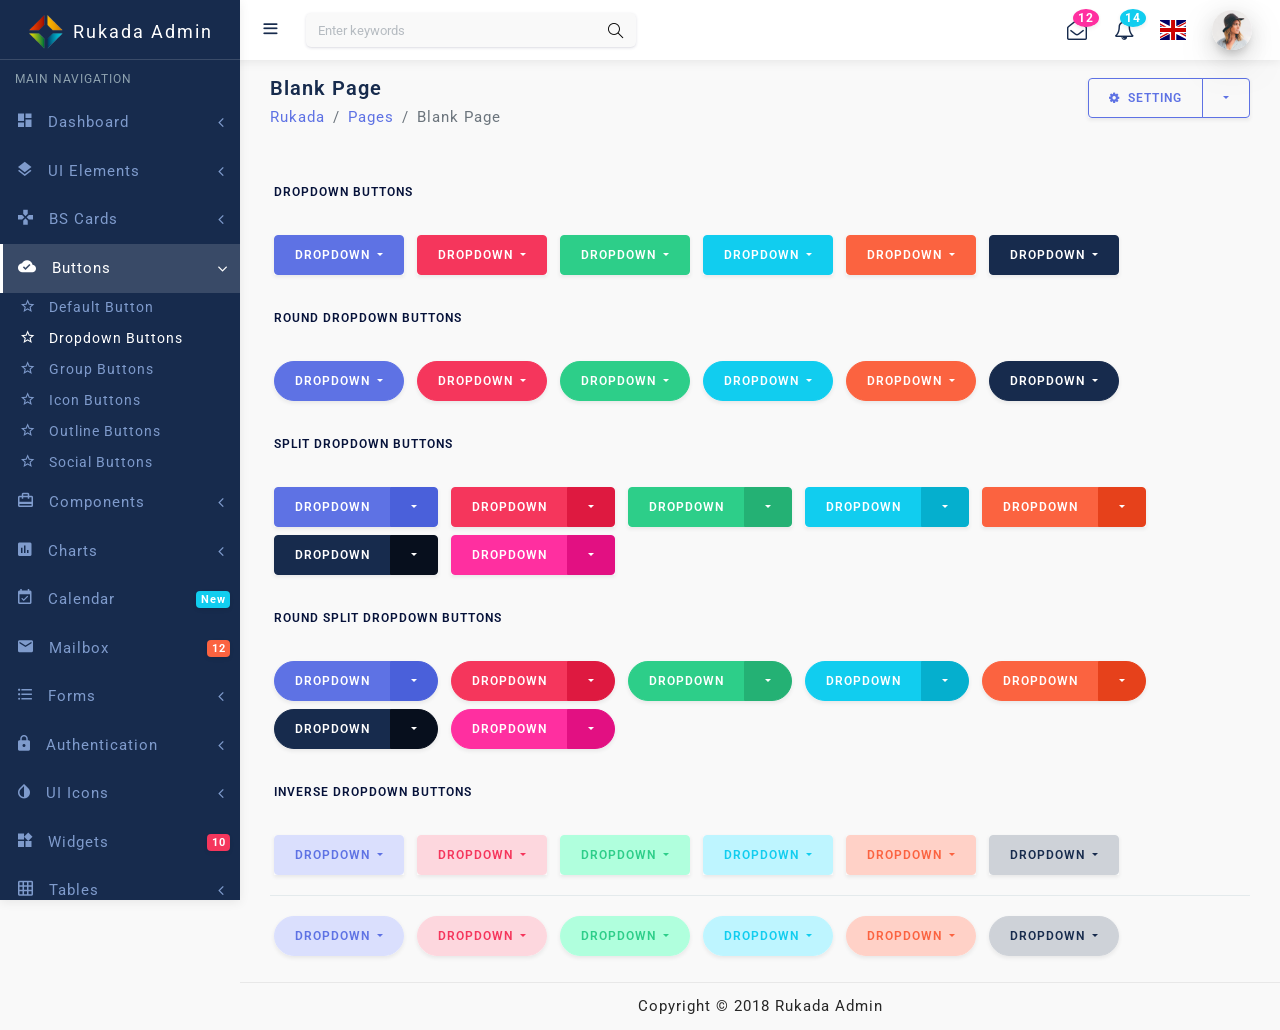
<file: color-admin/buttons-dropdown-buttons.html>
<!DOCTYPE html>
<html lang="en">

<!-- Mirrored from codervent.com/rukada/color-admin/buttons-dropdown-buttons.html by HTTrack Website Copier/3.x [XR&CO'2014], Sat, 09 Nov 2019 15:04:18 GMT -->
<head>
  <meta charset="utf-8"/>
  <meta http-equiv="X-UA-Compatible" content="IE=edge"/>
  <meta name="viewport" content="width=device-width, initial-scale=1, shrink-to-fit=no"/>
  <meta name="description" content=""/>
  <meta name="author" content=""/>
  <title>Rukada - Responsive Bootstrap4  Admin Dashboard Template</title>
  <!--favicon-->
  <link rel="icon" href="assets/images/favicon.ico" type="image/x-icon">
  <!-- simplebar CSS-->
  <link href="assets/plugins/simplebar/css/simplebar.css" rel="stylesheet"/>
  <!-- Bootstrap core CSS-->
  <link href="assets/css/bootstrap.min.css" rel="stylesheet"/>
  <!-- animate CSS-->
  <link href="assets/css/animate.css" rel="stylesheet" type="text/css"/>
  <!-- Icons CSS-->
  <link href="assets/css/icons.css" rel="stylesheet" type="text/css"/>
  <!-- Sidebar CSS-->
  <link href="assets/css/sidebar-menu.css" rel="stylesheet"/>
  <!-- Custom Style-->
  <link href="assets/css/app-style.css" rel="stylesheet"/>
  
  
</head>

<body>

<!-- Start wrapper-->
 <div id="wrapper">
 
  <!--Start sidebar-wrapper-->
   <div id="sidebar-wrapper" data-simplebar="" data-simplebar-auto-hide="true">
     <div class="brand-logo">
      <a href="index.html">
       <img src="assets/images/logo-icon.png" class="logo-icon" alt="logo icon">
       <h5 class="logo-text">Rukada Admin</h5>
     </a>
   </div>
   <ul class="sidebar-menu do-nicescrol">
      <li class="sidebar-header">MAIN NAVIGATION</li>
      <li>
        <a href="index.html" class="waves-effect">
          <i class="zmdi zmdi-view-dashboard"></i> <span>Dashboard</span> <i class="fa fa-angle-left pull-right"></i>
        </a>
        <ul class="sidebar-submenu">
          <li><a href="index.html"><i class="zmdi zmdi-star-outline"></i> Dashboard v1</a></li>
          <li><a href="index2.html"><i class="zmdi zmdi-star-outline"></i> Dashboard v2</a></li>
          <li><a href="index3.html"><i class="zmdi zmdi-star-outline"></i> Dashboard v3</a></li>
          <li><a href="index4.html"><i class="zmdi zmdi-star-outline"></i> Dashboard v4</a></li>
        </ul>
      </li>
      <li>
        <a href="javaScript:void();" class="waves-effect">
          <i class="zmdi zmdi-layers"></i>
          <span>UI Elements</span> <i class="fa fa-angle-left pull-right"></i>
        </a>
        <ul class="sidebar-submenu">
        <li><a href="ui-checkbox-radio.html"><i class="zmdi zmdi-star-outline"></i> Checkboxes & Radios</a></li>
        <li><a href="ui-nav-tabs.html"><i class="zmdi zmdi-star-outline"></i> Nav Tabs</a></li>
        <li><a href="ui-accordions.html"><i class="zmdi zmdi-star-outline"></i> Accordions</a></li>
        <li><a href="ui-modals.html"><i class="zmdi zmdi-star-outline"></i> Modals</a></li>
        <li><a href="ui-typography.html"><i class="zmdi zmdi-star-outline"></i> Typography</a></li>
        <li><a href="ui-list-groups.html"><i class="zmdi zmdi-star-outline"></i> List Groups</a></li>
        <li><a href="ui-bootstrap-elements.html"><i class="zmdi zmdi-star-outline"></i> BS Elements</a></li>
        <li><a href="ui-pagination.html"><i class="zmdi zmdi-star-outline"></i> Pagination</a></li>
        <li><a href="ui-alerts.html"><i class="zmdi zmdi-star-outline"></i> Alerts</a></li>
        <li><a href="ui-progressbars.html"><i class="zmdi zmdi-star-outline"></i> Progress Bars</a></li>
        <li><a href="ui-notification.html"><i class="zmdi zmdi-star-outline"></i> Notifications</a></li>
        <li><a href="ui-sweet-alert.html"><i class="zmdi zmdi-star-outline"></i> Sweet Alerts</a></li>
        </ul>
      </li>
      <li>
        <a href="javaScript:void();" class="waves-effect">
          <i class="zmdi zmdi-gamepad"></i> <span>BS Cards</span>
          <i class="fa fa-angle-left float-right"></i>
        </a>
        <ul class="sidebar-submenu">
          <li><a href="cards-image-cards.html"><i class="zmdi zmdi-star-outline"></i> Image Cards</a></li>
          <li><a href="cards-text-cards.html"><i class="zmdi zmdi-star-outline"></i> Text Cards</a></li>
          <li><a href="cards-profile-cards.html"><i class="zmdi zmdi-star-outline"></i> Profile Cards</a></li>
          <li><a href="cards-social-cards.html"><i class="zmdi zmdi-star-outline"></i> Social Cards</a></li>
        </ul>
      </li>
      <li>
        <a href="javaScript:void();" class="waves-effect">
          <i class="zmdi zmdi-cloud-done"></i> <span>Buttons</span>
          <i class="fa fa-angle-left float-right"></i>
        </a>
        <ul class="sidebar-submenu">
          <li><a href="buttons-default-button.html"><i class="zmdi zmdi-star-outline"></i> Default Button</a></li>
          <li><a href="buttons-dropdown-buttons.html"><i class="zmdi zmdi-star-outline"></i> Dropdown Buttons</a></li>
          <li><a href="buttons-group-buttons.html"><i class="zmdi zmdi-star-outline"></i> Group Buttons</a></li>
          <li><a href="buttons-icon-buttons.html"><i class="zmdi zmdi-star-outline"></i> Icon Buttons</a></li>
          <li><a href="buttons-outline-buttons.html"><i class="zmdi zmdi-star-outline"></i> Outline Buttons</a></li>
          <li><a href="buttons-social-buttons.html"><i class="zmdi zmdi-star-outline"></i> Social Buttons</a></li>
        </ul>
      </li>
      <li>
        <a href="javaScript:void();" class="waves-effect">
          <i class="zmdi zmdi-card-travel"></i>
          <span>Components</span>
          <i class="fa fa-angle-left pull-right"></i>
        </a>
        <ul class="sidebar-submenu">
          <li><a href="components-range-slider.html"><i class="zmdi zmdi-star-outline"></i> Range Sliders</a></li>
          <li><a href="components-image-carousel.html"><i class="zmdi zmdi-star-outline"></i> Image Carousels</a></li>
          <li><a href="components-grid-layouts.html"><i class="zmdi zmdi-star-outline"></i> Grid Layouts</a></li>
          <li><a href="components-tree-view-menu.html"><i class="zmdi zmdi-star-outline"></i> Tree View</a></li>
          <li><a href="components-nestable.html"><i class="zmdi zmdi-star-outline"></i> Nesteble</a></li>
          <li><a href="components-switcher-buttons.html"><i class="zmdi zmdi-star-outline"></i> Switcher Buttons</a></li>
          <li><a href="components-pricing-table.html"><i class="zmdi zmdi-star-outline"></i> Pricing Tables</a></li>
          <li><a href="components-vertical-timeline.html"><i class="zmdi zmdi-star-outline"></i> Vertical Timeline</a></li>
          <li><a href="components-horizontal-timeline.html"><i class="zmdi zmdi-star-outline"></i> Horizontal Timeline</a></li>
          <li><a href="components-fancy-lightbox.html"><i class="zmdi zmdi-star-outline"></i> Fancy Lightbox</a></li>          
          <li><a href="components-color-palette.html"><i class="zmdi zmdi-star-outline"></i> Color Palette</a></li>
        </ul>
      </li>
      <li>
        <a href="javaScript:void();" class="waves-effect">
          <i class="zmdi zmdi-chart"></i> <span>Charts</span>
          <i class="fa fa-angle-left float-right"></i>
        </a>
        <ul class="sidebar-submenu">
          <li><a href="charts-chartjs.html"><i class="zmdi zmdi-star-outline"></i> Chart JS</a></li>
          <li><a href="charts-morris.html"><i class="zmdi zmdi-star-outline"></i> Morris Charts</a></li>
          <li><a href="charts-sparkline.html"><i class="zmdi zmdi-star-outline"></i> Sparkline Charts</a></li>
          <li><a href="charts-peity.html"><i class="zmdi zmdi-star-outline"></i> Peity Charts</a></li>
          <li><a href="charts-c3-charts.html"><i class="zmdi zmdi-star-outline"></i> C3 Charts</a></li>
          <li><a href="charts-other.html"><i class="zmdi zmdi-star-outline"></i> Other Charts</a></li>
          <li><a href="charts-flot.html"><i class="zmdi zmdi-star-outline"></i> Flot Chart</a></li>
        </ul>
       </li>
      <li>
        <a href="calendar.html" class="waves-effect">
          <i class="zmdi zmdi-calendar-check"></i> <span>Calendar</span>
          <small class="badge float-right badge-info">New</small>
        </a>
      </li>
    
      <li>
        <a href="javaScript:void();" class="waves-effect">
          <i class="zmdi zmdi-email"></i>
          <span>Mailbox</span>
           <small class="badge float-right badge-warning">12</small>
        </a>
        <ul class="sidebar-submenu">
          <li><a href="mail-inbox.html"><i class="zmdi zmdi-star-outline"></i> Inbox</a></li>
          <li><a href="mail-compose.html"><i class="zmdi zmdi-star-outline"></i> Compose</a></li>
          <li><a href="mail-read.html"><i class="zmdi zmdi-star-outline"></i> Read Mail</a></li>
        </ul>
      </li>
      
      <li>
        <a href="javaScript:void();" class="waves-effect">
          <i class="zmdi zmdi-format-list-bulleted"></i> <span>Forms</span>
          <i class="fa fa-angle-left pull-right"></i>
        </a>
        <ul class="sidebar-submenu">
          <li><a href="form-inputs.html"><i class="zmdi zmdi-star-outline"></i> Basic Inputs</a></li>
          <li><a href="form-input-group.html"><i class="zmdi zmdi-star-outline"></i> Input Groups</a></li>
          <li><a href="form-layouts.html"><i class="zmdi zmdi-star-outline"></i> Form Layouts</a></li>
          <li><a href="form-advanced.html"><i class="zmdi zmdi-star-outline"></i> Form Advanced</a></li>
          <li><a href="form-uploads.html"><i class="zmdi zmdi-star-outline"></i> Form Uploads</a></li>
          <li><a href="form-validation.html"><i class="zmdi zmdi-star-outline"></i> Form Validation</a></li>
          <li><a href="form-step-wizard.html"><i class="zmdi zmdi-star-outline"></i> Form Wizard</a></li>
          <li><a href="form-text-editor.html"><i class="zmdi zmdi-star-outline"></i> Form Editor</a></li>
        </ul>
      </li>

      <li>
        <a href="javaScript:void();" class="waves-effect">
          <i class="zmdi zmdi-lock"></i> <span>Authentication</span>
          <i class="fa fa-angle-left float-right"></i>
        </a>
        <ul class="sidebar-submenu">
          <li><a href="authentication-signin.html"><i class="zmdi zmdi-star-outline"></i> SignIn 1</a></li>
          <li><a href="authentication-signup.html"><i class="zmdi zmdi-star-outline"></i> SignUp 1</a></li>
          <li><a href="authentication-lock-screen.html"><i class="zmdi zmdi-star-outline"></i> Lock Screen</a></li>
          <li><a href="authentication-reset-password.html"><i class="zmdi zmdi-star-outline"></i> Reset Password 1</a></li>
        </ul>
       </li>

      <li>
        <a href="javaScript:void();" class="waves-effect">
          <i class="zmdi zmdi-invert-colors"></i> <span>UI Icons</span>
          <i class="fa fa-angle-left float-right"></i>
        </a>
        <ul class="sidebar-submenu">
          <li><a href="icons-font-awesome.html"><i class="zmdi zmdi-star-outline"></i> Font Awesome</a></li>
          <li><a href="icons-material-designs.html"><i class="zmdi zmdi-star-outline"></i> Material Design</a></li>
          <li><a href="icons-themify.html"><i class="zmdi zmdi-star-outline"></i> Themify Icons</a></li>
          <li><a href="icons-simple-line-icons.html"><i class="zmdi zmdi-star-outline"></i> Line Icons</a></li>
          <li><a href="icons-flags.html"><i class="zmdi zmdi-star-outline"></i> Flag Icons</a></li>
        </ul>
      </li>
    
       <li>
        <a href="widgets.html" class="waves-effect">
          <i class="zmdi zmdi-widgets"></i> <span>Widgets</span>
          <small class="badge float-right badge-danger">10</small>
        </a>
      </li>
     
     <li>
        <a href="javaScript:void();" class="waves-effect">
          <i class="zmdi zmdi-grid"></i> <span>Tables</span>
          <i class="fa fa-angle-left float-right"></i>
        </a>
        <ul class="sidebar-submenu">
          <li><a href="table-simple-tables.html"><i class="zmdi zmdi-star-outline"></i> Simple Tables</a></li>
          <li><a href="table-header-tables.html"><i class="zmdi zmdi-star-outline"></i> Header Tables</a></li>
          <li><a href="table-color-tables.html"><i class="zmdi zmdi-star-outline"></i> Color Tables</a></li>
          <li><a href="table-striped-color-tables.html"><i class="zmdi zmdi-star-outline"></i> Striped Color Tables</a></li>
          <li><a href="table-data-tables.html"><i class="zmdi zmdi-star-outline"></i> Data Tables</a></li>
        </ul>
       </li>
     
     <li>
        <a href="javaScript:void();" class="waves-effect">
          <i class="zmdi zmdi-map"></i> <span>Maps</span>
          <i class="fa fa-angle-left float-right"></i>
        </a>
        <ul class="sidebar-submenu">
          <li><a href="maps-google.html"><i class="zmdi zmdi-star-outline"></i> Google Maps</a></li>
          <li><a href="maps-vector.html"><i class="zmdi zmdi-star-outline"></i> Vector Maps</a></li>
        </ul>
       </li>
     
      <li>
        <a href="javaScript:void();" class="waves-effect">
          <i class="zmdi zmdi-collection-folder-image"></i> <span>Sample Pages</span>
          <i class="fa fa-angle-left float-right"></i>
        </a>
        <ul class="sidebar-submenu">
              <li><a href="pages-invoice.html"><i class="zmdi zmdi-star-outline"></i> Invoice</a></li>
          <li><a href="pages-user-profile.html"><i class="zmdi zmdi-star-outline"></i> User Profile</a></li>
          <li><a href="pages-blank-page.html"><i class="zmdi zmdi-star-outline"></i> Blank Page</a></li>
              <li><a href="pages-coming-soon.html"><i class="zmdi zmdi-star-outline"></i> Coming Soon</a></li>
          <li><a href="pages-403.html"><i class="zmdi zmdi-star-outline"></i> 403 Error</a></li>
          <li><a href="pages-404.html"><i class="zmdi zmdi-star-outline"></i> 404 Error</a></li>
          <li><a href="pages-500.html"><i class="zmdi zmdi-star-outline"></i> 500 Error</a></li>
        </ul>
       </li>

      <li>
        <a href="javaScript:void();" class="waves-effect">
          <i class="fa fa-share"></i> <span>Multilevel</span>
          <i class="fa fa-angle-left pull-right"></i>
        </a>
        <ul class="sidebar-submenu">
          <li><a href="javaScript:void();"><i class="zmdi zmdi-star-outline"></i> Level One</a></li>
          <li>
            <a href="javaScript:void();"><i class="zmdi zmdi-star-outline"></i> Level One <i class="fa fa-angle-left pull-right"></i></a>
            <ul class="sidebar-submenu">
              <li><a href="javaScript:void();"><i class="zmdi zmdi-star-outline"></i> Level Two</a></li>
              <li>
                <a href="javaScript:void();"><i class="zmdi zmdi-star-outline"></i> Level Two <i class="fa fa-angle-left pull-right"></i></a>
                <ul class="sidebar-submenu">
                  <li><a href="javaScript:void();"><i class="zmdi zmdi-star-outline"></i> Level Three</a></li>
                  <li><a href="javaScript:void();"><i class="zmdi zmdi-star-outline"></i> Level Three</a></li>
                </ul>
              </li>
            </ul>
          </li>
          <li><a href="javaScript:void();" class="waves-effect"><i class="zmdi zmdi-star-outline"></i> Level One</a></li>
        </ul>
      </li>
      <li class="sidebar-header">LABELS</li>
      <li><a href="javaScript:void();" class="waves-effect"><i class="zmdi zmdi-coffee text-danger"></i> <span>Important</span></a></li>
      <li><a href="javaScript:void();" class="waves-effect"><i class="zmdi zmdi-chart-donut text-success"></i> <span>Warning</span></a></li>
      <li><a href="javaScript:void();" class="waves-effect"><i class="zmdi zmdi-share text-info"></i> <span>Information</span></a></li>
    </ul>
   
   </div>
   <!--End sidebar-wrapper-->

<!--Start topbar header-->
<header class="topbar-nav">
 <nav class="navbar navbar-expand fixed-top bg-white">
  <ul class="navbar-nav mr-auto align-items-center">
    <li class="nav-item">
      <a class="nav-link toggle-menu" href="javascript:void();">
       <i class="icon-menu menu-icon"></i>
     </a>
    </li>
    <li class="nav-item">
      <form class="search-bar">
        <input type="text" class="form-control" placeholder="Enter keywords">
         <a href="javascript:void();"><i class="icon-magnifier"></i></a>
      </form>
    </li>
  </ul>
     
  <ul class="navbar-nav align-items-center right-nav-link">
    <li class="nav-item dropdown-lg">
      <a class="nav-link dropdown-toggle dropdown-toggle-nocaret waves-effect" data-toggle="dropdown" href="javascript:void();">
      <i class="fa fa-envelope-open-o"></i><span class="badge badge-secondary badge-up">12</span></a>
      <div class="dropdown-menu dropdown-menu-right">
        <ul class="list-group list-group-flush">
         <li class="list-group-item d-flex justify-content-between align-items-center">
          You have 12 new messages
          <span class="badge badge-secondary">12</span>
          </li>
          <li class="list-group-item">
          <a href="javaScript:void();">
           <div class="media">
             <div class="avatar"><img class="align-self-start mr-3" src="assets/images/avatars/avatar-5.png" alt="user avatar"></div>
            <div class="media-body">
            <h6 class="mt-0 msg-title">Jhon Deo</h6>
            <p class="msg-info">Lorem ipsum dolor sit amet...</p>
            <small>Today, 4:10 PM</small>
            </div>
          </div>
          </a>
          </li>
          <li class="list-group-item">
          <a href="javaScript:void();">
           <div class="media">
             <div class="avatar"><img class="align-self-start mr-3" src="assets/images/avatars/avatar-6.png" alt="user avatar"></div>
            <div class="media-body">
            <h6 class="mt-0 msg-title">Sara Jen</h6>
            <p class="msg-info">Lorem ipsum dolor sit amet...</p>
            <small>Yesterday, 8:30 AM</small>
            </div>
          </div>
          </a>
          </li>
          <li class="list-group-item">
          <a href="javaScript:void();">
           <div class="media">
             <div class="avatar"><img class="align-self-start mr-3" src="assets/images/avatars/avatar-7.png" alt="user avatar"></div>
            <div class="media-body">
            <h6 class="mt-0 msg-title">Dannish Josh</h6>
            <p class="msg-info">Lorem ipsum dolor sit amet...</p>
             <small>5/11/2018, 2:50 PM</small>
            </div>
          </div>
          </a>
          </li>
          <li class="list-group-item">
          <a href="javaScript:void();">
           <div class="media">
             <div class="avatar"><img class="align-self-start mr-3" src="assets/images/avatars/avatar-8.png" alt="user avatar"></div>
            <div class="media-body">
            <h6 class="mt-0 msg-title">Katrina Mccoy</h6>
            <p class="msg-info">Lorem ipsum dolor sit amet.</p>
            <small>1/11/2018, 2:50 PM</small>
            </div>
          </div>
          </a>
          </li>
          <li class="list-group-item"><a href="javaScript:void();">See All Messages</a></li>
        </ul>
        </div>
    </li>
    <li class="nav-item dropdown-lg">
      <a class="nav-link dropdown-toggle dropdown-toggle-nocaret waves-effect" data-toggle="dropdown" href="javascript:void();">
    <i class="fa fa-bell-o"></i><span class="badge badge-info badge-up">14</span></a>
      <div class="dropdown-menu dropdown-menu-right">
        <ul class="list-group list-group-flush">
          <li class="list-group-item d-flex justify-content-between align-items-center">
          You have 14 Notifications
          <span class="badge badge-info">14</span>
          </li>
          <li class="list-group-item">
          <a href="javaScript:void();">
           <div class="media">
             <i class="zmdi zmdi-accounts fa-2x mr-3 text-primary"></i>
            <div class="media-body">
            <h6 class="mt-0 msg-title">New Registered Users</h6>
            <p class="msg-info">Lorem ipsum dolor sit amet...</p>
            </div>
          </div>
          </a>
          </li>
          <li class="list-group-item">
          <a href="javaScript:void();">
           <div class="media">
             <i class="zmdi zmdi-coffee fa-2x mr-3 text-success"></i>
            <div class="media-body">
            <h6 class="mt-0 msg-title">New Received Orders</h6>
            <p class="msg-info">Lorem ipsum dolor sit amet...</p>
            </div>
          </div>
          </a>
          </li>
          <li class="list-group-item">
          <a href="javaScript:void();">
           <div class="media">
             <i class="zmdi zmdi-notifications-active fa-2x mr-3 text-secondary"></i>
            <div class="media-body">
            <h6 class="mt-0 msg-title">New Updates</h6>
            <p class="msg-info">Lorem ipsum dolor sit amet...</p>
            </div>
          </div>
          </a>
          </li>
          <li class="list-group-item"><a href="javaScript:void();">See All Notifications</a></li>
        </ul>
      </div>
    </li>
    <li class="nav-item language">
      <a class="nav-link dropdown-toggle dropdown-toggle-nocaret waves-effect" data-toggle="dropdown" href="#"><i class="flag-icon flag-icon-gb"></i></a>
      <ul class="dropdown-menu dropdown-menu-right">
          <li class="dropdown-item"> <i class="flag-icon flag-icon-gb mr-2"></i> English</li>
          <li class="dropdown-item"> <i class="flag-icon flag-icon-fr mr-2"></i> French</li>
          <li class="dropdown-item"> <i class="flag-icon flag-icon-cn mr-2"></i> Chinese</li>
          <li class="dropdown-item"> <i class="flag-icon flag-icon-de mr-2"></i> German</li>
        </ul>
    </li>
    <li class="nav-item">
      <a class="nav-link dropdown-toggle dropdown-toggle-nocaret" data-toggle="dropdown" href="#">
        <span class="user-profile"><img src="assets/images/avatars/avatar-13.png" class="img-circle" alt="user avatar"></span>
      </a>
      <ul class="dropdown-menu dropdown-menu-right">
       <li class="dropdown-item user-details">
        <a href="javaScript:void();">
           <div class="media">
             <div class="avatar"><img class="align-self-start mr-3" src="assets/images/avatars/avatar-13.png" alt="user avatar"></div>
            <div class="media-body">
            <h6 class="mt-2 user-title">Katrina Mccoy</h6>
            <p class="user-subtitle">mccoy@example.com</p>
            </div>
           </div>
          </a>
        </li>
        <li class="dropdown-divider"></li>
        <li class="dropdown-item"><i class="icon-envelope mr-2"></i> Inbox</li>
        <li class="dropdown-divider"></li>
        <li class="dropdown-item"><i class="icon-wallet mr-2"></i> Account</li>
        <li class="dropdown-divider"></li>
        <li class="dropdown-item"><i class="icon-settings mr-2"></i> Setting</li>
        <li class="dropdown-divider"></li>
        <li class="dropdown-item"><i class="icon-power mr-2"></i> Logout</li>
      </ul>
    </li>
  </ul>
</nav>
</header>
<!--End topbar header-->

<div class="clearfix"></div>
	
  <div class="content-wrapper">
    <div class="container-fluid">
    <!-- Breadcrumb-->
     <div class="row pt-2 pb-2">
        <div class="col-sm-9">
		    <h4 class="page-title">Blank Page</h4>
		    <ol class="breadcrumb">
            <li class="breadcrumb-item"><a href="javaScript:void();">Rukada</a></li>
            <li class="breadcrumb-item"><a href="javaScript:void();">Pages</a></li>
            <li class="breadcrumb-item active" aria-current="page">Blank Page</li>
         </ol>
	   </div>
	   <div class="col-sm-3">
       <div class="btn-group float-sm-right">
        <button type="button" class="btn btn-outline-primary waves-effect waves-light"><i class="fa fa-cog mr-1"></i> Setting</button>
        <button type="button" class="btn btn-outline-primary dropdown-toggle dropdown-toggle-split waves-effect waves-light" data-toggle="dropdown">
        <span class="caret"></span>
        </button>
        <div class="dropdown-menu">
          <a href="javaScript:void();" class="dropdown-item">Action</a>
          <a href="javaScript:void();" class="dropdown-item">Another action</a>
          <a href="javaScript:void();" class="dropdown-item">Something else here</a>
          <div class="dropdown-divider"></div>
          <a href="javaScript:void();" class="dropdown-item">Separated link</a>
        </div>
      </div>
     </div>
     </div>

    <!-- End Breadcrumb-->

      <!--Dropdown Buttons-->
      <div class="row">
        <div class="col-lg-12">
          <div class="demo-heading">Dropdown Buttons</div> 
           <div class="btn-group m-1" role="group">
                  <button type="button" class="btn btn-primary waves-effect waves-light dropdown-toggle" data-toggle="dropdown" aria-haspopup="true" aria-expanded="false">
                    Dropdown
                  </button>
                  <div class="dropdown-menu">
                    <a href="javaScript:void();" class="dropdown-item">Action</a>
                    <a href="javaScript:void();" class="dropdown-item">Another action</a>
                    <a href="javaScript:void();" class="dropdown-item">Something else here</a>
                    <div class="dropdown-divider"></div>
                    <a href="javaScript:void();" class="dropdown-item">Separated link</a>
                  </div>
                </div>
                <div class="btn-group m-1" role="group">
                  <button type="button" class="btn btn-danger waves-effect waves-light dropdown-toggle" data-toggle="dropdown" aria-haspopup="true" aria-expanded="false">
                    Dropdown
                  </button>
                  <div class="dropdown-menu">
                    <a href="javaScript:void();" class="dropdown-item">Action</a>
                    <a href="javaScript:void();" class="dropdown-item">Another action</a>
                    <a href="javaScript:void();" class="dropdown-item">Something else here</a>
                    <div class="dropdown-divider"></div>
                    <a href="javaScript:void();" class="dropdown-item">Separated link</a>
                  </div>
                </div>
                <div class="btn-group m-1" role="group">
                  <button type="button" class="btn btn-success waves-effect waves-light dropdown-toggle" data-toggle="dropdown" aria-haspopup="true" aria-expanded="false">
                    Dropdown
                  </button>
                  <div class="dropdown-menu">
                    <a href="javaScript:void();" class="dropdown-item">Action</a>
                    <a href="javaScript:void();" class="dropdown-item">Another action</a>
                    <a href="javaScript:void();" class="dropdown-item">Something else here</a>
                    <div class="dropdown-divider"></div>
                    <a href="javaScript:void();" class="dropdown-item">Separated link</a>
                  </div>
                </div>
                <div class="btn-group m-1" role="group">
                  <button type="button" class="btn btn-info waves-effect waves-light dropdown-toggle" data-toggle="dropdown" aria-haspopup="true" aria-expanded="false">
                    Dropdown
                  </button>
                  <div class="dropdown-menu">
                    <a href="javaScript:void();" class="dropdown-item">Action</a>
                    <a href="javaScript:void();" class="dropdown-item">Another action</a>
                    <a href="javaScript:void();" class="dropdown-item">Something else here</a>
                    <div class="dropdown-divider"></div>
                    <a href="javaScript:void();" class="dropdown-item">Separated link</a>
                  </div>
                </div>
                <div class="btn-group m-1" role="group">
                  <button type="button" class="btn btn-warning  waves-effect waves-light dropdown-toggle" data-toggle="dropdown" aria-haspopup="true" aria-expanded="false">
                    Dropdown
                  </button>
                  <div class="dropdown-menu">
                    <a href="javaScript:void();" class="dropdown-item">Action</a>
                    <a href="javaScript:void();" class="dropdown-item">Another action</a>
                    <a href="javaScript:void();" class="dropdown-item">Something else here</a>
                    <div class="dropdown-divider"></div>
                    <a href="javaScript:void();" class="dropdown-item">Separated link</a>
                  </div>
                </div>
                <div class="btn-group m-1" role="group">
                  <button type="button" class="btn btn-dark  waves-effect waves-light dropdown-toggle" data-toggle="dropdown" aria-haspopup="true" aria-expanded="false">
                    Dropdown
                  </button>
                  <div class="dropdown-menu">
                    <a href="javaScript:void();" class="dropdown-item">Action</a>
                    <a href="javaScript:void();" class="dropdown-item">Another action</a>
                    <a href="javaScript:void();" class="dropdown-item">Something else here</a>
                    <div class="dropdown-divider"></div>
                    <a href="javaScript:void();" class="dropdown-item">Separated link</a>
                  </div>
                </div>
        </div>
      </div><!--end row-->


      <!--Dropdown Buttons-->
      <div class="row">
        <div class="col-lg-12">
          <div class="demo-heading">Round Dropdown Buttons</div> 
           <div class="btn-group m-1 btn-group-round" role="group">
                  <button type="button" class="btn btn-primary waves-effect waves-light dropdown-toggle" data-toggle="dropdown" aria-haspopup="true" aria-expanded="false">
                    Dropdown
                  </button>
                  <div class="dropdown-menu">
                    <a href="javaScript:void();" class="dropdown-item">Action</a>
                    <a href="javaScript:void();" class="dropdown-item">Another action</a>
                    <a href="javaScript:void();" class="dropdown-item">Something else here</a>
                    <div class="dropdown-divider"></div>
                    <a href="javaScript:void();" class="dropdown-item">Separated link</a>
                  </div>
                </div>
                <div class="btn-group m-1 btn-group-round" role="group">
                  <button type="button" class="btn btn-danger waves-effect waves-light dropdown-toggle" data-toggle="dropdown" aria-haspopup="true" aria-expanded="false">
                    Dropdown
                  </button>
                  <div class="dropdown-menu">
                    <a href="javaScript:void();" class="dropdown-item">Action</a>
                    <a href="javaScript:void();" class="dropdown-item">Another action</a>
                    <a href="javaScript:void();" class="dropdown-item">Something else here</a>
                    <div class="dropdown-divider"></div>
                    <a href="javaScript:void();" class="dropdown-item">Separated link</a>
                  </div>
                </div>
                <div class="btn-group m-1 btn-group-round" role="group">
                  <button type="button" class="btn btn-success waves-effect waves-light dropdown-toggle" data-toggle="dropdown" aria-haspopup="true" aria-expanded="false">
                    Dropdown
                  </button>
                  <div class="dropdown-menu">
                    <a href="javaScript:void();" class="dropdown-item">Action</a>
                    <a href="javaScript:void();" class="dropdown-item">Another action</a>
                    <a href="javaScript:void();" class="dropdown-item">Something else here</a>
                    <div class="dropdown-divider"></div>
                    <a href="javaScript:void();" class="dropdown-item">Separated link</a>
                  </div>
                </div>
                <div class="btn-group m-1 btn-group-round" role="group">
                  <button type="button" class="btn btn-info waves-effect waves-light dropdown-toggle" data-toggle="dropdown" aria-haspopup="true" aria-expanded="false">
                    Dropdown
                  </button>
                  <div class="dropdown-menu">
                    <a href="javaScript:void();" class="dropdown-item">Action</a>
                    <a href="javaScript:void();" class="dropdown-item">Another action</a>
                    <a href="javaScript:void();" class="dropdown-item">Something else here</a>
                    <div class="dropdown-divider"></div>
                    <a href="javaScript:void();" class="dropdown-item">Separated link</a>
                  </div>
                </div>
                <div class="btn-group m-1 btn-group-round" role="group">
                  <button type="button" class="btn btn-warning  waves-effect waves-light dropdown-toggle" data-toggle="dropdown" aria-haspopup="true" aria-expanded="false">
                    Dropdown
                  </button>
                  <div class="dropdown-menu">
                    <a href="javaScript:void();" class="dropdown-item">Action</a>
                    <a href="javaScript:void();" class="dropdown-item">Another action</a>
                    <a href="javaScript:void();" class="dropdown-item">Something else here</a>
                    <div class="dropdown-divider"></div>
                    <a href="javaScript:void();" class="dropdown-item">Separated link</a>
                  </div>
                </div>
                <div class="btn-group m-1 btn-group-round" role="group">
                  <button type="button" class="btn btn-dark  waves-effect waves-light dropdown-toggle" data-toggle="dropdown" aria-haspopup="true" aria-expanded="false">
                    Dropdown
                  </button>
                  <div class="dropdown-menu">
                    <a href="javaScript:void();" class="dropdown-item">Action</a>
                    <a href="javaScript:void();" class="dropdown-item">Another action</a>
                    <a href="javaScript:void();" class="dropdown-item">Something else here</a>
                    <div class="dropdown-divider"></div>
                    <a href="javaScript:void();" class="dropdown-item">Separated link</a>
                  </div>
                </div>
        </div>
      </div><!--end row-->


      <!--Split  Dropdown Buttons-->
      <div class="row">
        <div class="col-lg-12">
          <div class="demo-heading">Split Dropdown Buttons</div>
          <div class="btn-group m-1">
                  <button type="button" class="btn btn-primary waves-effect waves-light">Dropdown</button>
                  <button type="button" class="btn btn-primary split-btn-primary dropdown-toggle dropdown-toggle-split waves-effect waves-light" data-toggle="dropdown">
                    <span class="caret"></span>
                  </button>
                  <div class="dropdown-menu">
                    <a href="javaScript:void();" class="dropdown-item">Action</a>
                    <a href="javaScript:void();" class="dropdown-item">Another action</a>
                    <a href="javaScript:void();" class="dropdown-item">Something else here</a>
                    <div class="dropdown-divider"></div>
                    <a href="javaScript:void();" class="dropdown-item">Separated link</a>
                  </div>
                </div>
                <div class="btn-group m-1">
                  <button type="button" class="btn btn-danger waves-effect waves-light">Dropdown</button>
                  <button type="button" class="btn btn-danger split-btn-danger dropdown-toggle dropdown-toggle-split waves-effect waves-light" data-toggle="dropdown">
                    <span class="caret"></span>
                  </button>
                  <div class="dropdown-menu">
                    <a href="javaScript:void();" class="dropdown-item">Action</a>
                    <a href="javaScript:void();" class="dropdown-item">Another action</a>
                    <a href="javaScript:void();" class="dropdown-item">Something else here</a>
                    <div class="dropdown-divider"></div>
                    <a href="javaScript:void();" class="dropdown-item">Separated link</a>
                  </div>
                </div>
                <div class="btn-group m-1">
                  <button type="button" class="btn btn-success waves-effect waves-light">Dropdown</button>
                  <button type="button" class="btn btn-success split-btn-success dropdown-toggle dropdown-toggle-split waves-effect waves-light" data-toggle="dropdown">
                    <span class="caret"></span>
                  </button>
                  <div class="dropdown-menu">
                    <a href="javaScript:void();" class="dropdown-item">Action</a>
                    <a href="javaScript:void();" class="dropdown-item">Another action</a>
                    <a href="javaScript:void();" class="dropdown-item">Something else here</a>
                    <div class="dropdown-divider"></div>
                    <a href="javaScript:void();" class="dropdown-item">Separated link</a>
                  </div>
                </div>
                <div class="btn-group m-1">
                  <button type="button" class="btn btn-info waves-effect waves-light">Dropdown</button>
                  <button type="button" class="btn btn-info split-btn-info dropdown-toggle dropdown-toggle-split waves-effect waves-light" data-toggle="dropdown">
                    <span class="caret"></span>
                  </button>
                  <div class="dropdown-menu">
                    <a href="javaScript:void();" class="dropdown-item">Action</a>
                    <a href="javaScript:void();" class="dropdown-item">Another action</a>
                    <a href="javaScript:void();" class="dropdown-item">Something else here</a>
                    <div class="dropdown-divider"></div>
                    <a href="javaScript:void();" class="dropdown-item">Separated link</a>
                  </div>
                </div>
                <div class="btn-group m-1">
                  <button type="button" class="btn btn-warning waves-effect waves-light">Dropdown</button>
                  <button type="button" class="btn btn-warning split-btn-warning dropdown-toggle dropdown-toggle-split waves-effect waves-light" data-toggle="dropdown">
                    <span class="caret"></span>
                  </button>
                  <div class="dropdown-menu">
                    <a href="javaScript:void();" class="dropdown-item">Action</a>
                    <a href="javaScript:void();" class="dropdown-item">Another action</a>
                    <a href="javaScript:void();" class="dropdown-item">Something else here</a>
                    <div class="dropdown-divider"></div>
                    <a href="javaScript:void();" class="dropdown-item">Separated link</a>
                  </div>
                </div>
                <div class="btn-group m-1">
                  <button type="button" class="btn btn-dark waves-effect waves-light">Dropdown</button>
                  <button type="button" class="btn btn-dark split-btn-dark dropdown-toggle dropdown-toggle-split waves-effect waves-light" data-toggle="dropdown">
                    <span class="caret"></span>
                  </button>
                  <div class="dropdown-menu">
                    <a href="javaScript:void();" class="dropdown-item">Action</a>
                    <a href="javaScript:void();" class="dropdown-item">Another action</a>
                    <a href="javaScript:void();" class="dropdown-item">Something else here</a>
                    <div class="dropdown-divider"></div>
                    <a href="javaScript:void();" class="dropdown-item">Separated link</a>
                  </div>
                </div>
                <div class="btn-group m-1">
                  <button type="button" class="btn btn-secondary waves-effect waves-light">Dropdown</button>
                  <button type="button" class="btn btn-secondary split-btn-secondary dropdown-toggle dropdown-toggle-split waves-effect waves-light" data-toggle="dropdown">
                    <span class="caret"></span>
                  </button>
                  <div class="dropdown-menu">
                    <a href="javaScript:void();" class="dropdown-item">Action</a>
                    <a href="javaScript:void();" class="dropdown-item">Another action</a>
                    <a href="javaScript:void();" class="dropdown-item">Something else here</a>
                    <div class="dropdown-divider"></div>
                    <a href="javaScript:void();" class="dropdown-item">Separated link</a>
                  </div>
                </div>
        </div>
      </div><!--end row-->


      <!--Round Split  Dropdown Buttons-->
      <div class="row">
        <div class="col-lg-12">
          <div class="demo-heading">Round Split Dropdown Buttons</div>
          <div class="btn-group btn-group-round m-1">
                  <button type="button" class="btn btn-primary waves-effect waves-light">Dropdown</button>
                  <button type="button" class="btn btn-primary split-btn-primary dropdown-toggle dropdown-toggle-split waves-effect waves-light" data-toggle="dropdown">
                    <span class="caret"></span>
                  </button>
                  <div class="dropdown-menu">
                    <a href="javaScript:void();" class="dropdown-item">Action</a>
                    <a href="javaScript:void();" class="dropdown-item">Another action</a>
                    <a href="javaScript:void();" class="dropdown-item">Something else here</a>
                    <div class="dropdown-divider"></div>
                    <a href="javaScript:void();" class="dropdown-item">Separated link</a>
                  </div>
                </div>
                <div class="btn-group btn-group-round m-1">
                  <button type="button" class="btn btn-danger waves-effect waves-light">Dropdown</button>
                  <button type="button" class="btn btn-danger split-btn-danger dropdown-toggle dropdown-toggle-split waves-effect waves-light" data-toggle="dropdown">
                    <span class="caret"></span>
                  </button>
                  <div class="dropdown-menu">
                    <a href="javaScript:void();" class="dropdown-item">Action</a>
                    <a href="javaScript:void();" class="dropdown-item">Another action</a>
                    <a href="javaScript:void();" class="dropdown-item">Something else here</a>
                    <div class="dropdown-divider"></div>
                    <a href="javaScript:void();" class="dropdown-item">Separated link</a>
                  </div>
                </div>
                <div class="btn-group btn-group-round m-1">
                  <button type="button" class="btn btn-success waves-effect waves-light">Dropdown</button>
                  <button type="button" class="btn btn-success split-btn-success dropdown-toggle dropdown-toggle-split waves-effect waves-light" data-toggle="dropdown">
                    <span class="caret"></span>
                  </button>
                  <div class="dropdown-menu">
                    <a href="javaScript:void();" class="dropdown-item">Action</a>
                    <a href="javaScript:void();" class="dropdown-item">Another action</a>
                    <a href="javaScript:void();" class="dropdown-item">Something else here</a>
                    <div class="dropdown-divider"></div>
                    <a href="javaScript:void();" class="dropdown-item">Separated link</a>
                  </div>
                </div>
                <div class="btn-group btn-group-round m-1">
                  <button type="button" class="btn btn-info waves-effect waves-light">Dropdown</button>
                  <button type="button" class="btn btn-info split-btn-info dropdown-toggle dropdown-toggle-split waves-effect waves-light" data-toggle="dropdown">
                    <span class="caret"></span>
                  </button>
                  <div class="dropdown-menu">
                    <a href="javaScript:void();" class="dropdown-item">Action</a>
                    <a href="javaScript:void();" class="dropdown-item">Another action</a>
                    <a href="javaScript:void();" class="dropdown-item">Something else here</a>
                    <div class="dropdown-divider"></div>
                    <a href="javaScript:void();" class="dropdown-item">Separated link</a>
                  </div>
                </div>
                <div class="btn-group btn-group-round m-1">
                  <button type="button" class="btn btn-warning waves-effect waves-light">Dropdown</button>
                  <button type="button" class="btn btn-warning split-btn-warning dropdown-toggle dropdown-toggle-split waves-effect waves-light" data-toggle="dropdown">
                    <span class="caret"></span>
                  </button>
                  <div class="dropdown-menu">
                    <a href="javaScript:void();" class="dropdown-item">Action</a>
                    <a href="javaScript:void();" class="dropdown-item">Another action</a>
                    <a href="javaScript:void();" class="dropdown-item">Something else here</a>
                    <div class="dropdown-divider"></div>
                    <a href="javaScript:void();" class="dropdown-item">Separated link</a>
                  </div>
                </div>
                <div class="btn-group btn-group-round m-1">
                  <button type="button" class="btn btn-dark waves-effect waves-light">Dropdown</button>
                  <button type="button" class="btn btn-dark split-btn-dark dropdown-toggle dropdown-toggle-split waves-effect waves-light" data-toggle="dropdown">
                    <span class="caret"></span>
                  </button>
                  <div class="dropdown-menu">
                    <a href="javaScript:void();" class="dropdown-item">Action</a>
                    <a href="javaScript:void();" class="dropdown-item">Another action</a>
                    <a href="javaScript:void();" class="dropdown-item">Something else here</a>
                    <div class="dropdown-divider"></div>
                    <a href="javaScript:void();" class="dropdown-item">Separated link</a>
                  </div>
                </div>
                <div class="btn-group btn-group-round m-1">
                  <button type="button" class="btn btn-secondary waves-effect waves-light">Dropdown</button>
                  <button type="button" class="btn btn-secondary split-btn-secondary dropdown-toggle dropdown-toggle-split waves-effect waves-light" data-toggle="dropdown">
                    <span class="caret"></span>
                  </button>
                  <div class="dropdown-menu">
                    <a href="javaScript:void();" class="dropdown-item">Action</a>
                    <a href="javaScript:void();" class="dropdown-item">Another action</a>
                    <a href="javaScript:void();" class="dropdown-item">Something else here</a>
                    <div class="dropdown-divider"></div>
                    <a href="javaScript:void();" class="dropdown-item">Separated link</a>
                  </div>
                </div>
        </div>
      </div><!--end row-->


       <!--Inverse  Dropdown Buttons-->
      <div class="row">
        <div class="col-lg-12">
          <div class="demo-heading">Inverse Dropdown Buttons</div>
           <div class="btn-group m-1" role="group">
                  <button type="button" class="btn btn-inverse-primary waves-effect waves-light dropdown-toggle" data-toggle="dropdown" aria-haspopup="true" aria-expanded="false">
                    Dropdown
                  </button>
                  <div class="dropdown-menu">
                    <a href="javaScript:void();" class="dropdown-item">Action</a>
                    <a href="javaScript:void();" class="dropdown-item">Another action</a>
                    <a href="javaScript:void();" class="dropdown-item">Something else here</a>
                    <div class="dropdown-divider"></div>
                    <a href="javaScript:void();" class="dropdown-item">Separated link</a>
                  </div>
                </div>
                <div class="btn-group m-1" role="group">
                  <button type="button" class="btn btn-inverse-danger waves-effect waves-light dropdown-toggle" data-toggle="dropdown" aria-haspopup="true" aria-expanded="false">
                    Dropdown
                  </button>
                  <div class="dropdown-menu">
                    <a href="javaScript:void();" class="dropdown-item">Action</a>
                    <a href="javaScript:void();" class="dropdown-item">Another action</a>
                    <a href="javaScript:void();" class="dropdown-item">Something else here</a>
                    <div class="dropdown-divider"></div>
                    <a href="javaScript:void();" class="dropdown-item">Separated link</a>
                  </div>
                </div>
                <div class="btn-group m-1" role="group">
                  <button type="button" class="btn btn-inverse-success waves-effect waves-light dropdown-toggle" data-toggle="dropdown" aria-haspopup="true" aria-expanded="false">
                    Dropdown
                  </button>
                  <div class="dropdown-menu">
                    <a href="javaScript:void();" class="dropdown-item">Action</a>
                    <a href="javaScript:void();" class="dropdown-item">Another action</a>
                    <a href="javaScript:void();" class="dropdown-item">Something else here</a>
                    <div class="dropdown-divider"></div>
                    <a href="javaScript:void();" class="dropdown-item">Separated link</a>
                  </div>
                </div>
                <div class="btn-group m-1" role="group">
                  <button type="button" class="btn btn-inverse-info waves-effect waves-light dropdown-toggle" data-toggle="dropdown" aria-haspopup="true" aria-expanded="false">
                    Dropdown
                  </button>
                  <div class="dropdown-menu">
                    <a href="javaScript:void();" class="dropdown-item">Action</a>
                    <a href="javaScript:void();" class="dropdown-item">Another action</a>
                    <a href="javaScript:void();" class="dropdown-item">Something else here</a>
                    <div class="dropdown-divider"></div>
                    <a href="javaScript:void();" class="dropdown-item">Separated link</a>
                  </div>
                </div>
                <div class="btn-group m-1" role="group">
                  <button type="button" class="btn btn-inverse-warning  waves-effect waves-light dropdown-toggle" data-toggle="dropdown" aria-haspopup="true" aria-expanded="false">
                    Dropdown
                  </button>
                  <div class="dropdown-menu">
                    <a href="javaScript:void();" class="dropdown-item">Action</a>
                    <a href="javaScript:void();" class="dropdown-item">Another action</a>
                    <a href="javaScript:void();" class="dropdown-item">Something else here</a>
                    <div class="dropdown-divider"></div>
                    <a href="javaScript:void();" class="dropdown-item">Separated link</a>
                  </div>
                </div>
                <div class="btn-group m-1" role="group">
                  <button type="button" class="btn btn-inverse-dark  waves-effect waves-light dropdown-toggle" data-toggle="dropdown" aria-haspopup="true" aria-expanded="false">
                    Dropdown
                  </button>
                  <div class="dropdown-menu">
                    <a href="javaScript:void();" class="dropdown-item">Action</a>
                    <a href="javaScript:void();" class="dropdown-item">Another action</a>
                    <a href="javaScript:void();" class="dropdown-item">Something else here</a>
                    <div class="dropdown-divider"></div>
                    <a href="javaScript:void();" class="dropdown-item">Separated link</a>
                  </div>
                </div>

                <hr>
                <div class="btn-group btn-group-round m-1" role="group">
                  <button type="button" class="btn btn-inverse-primary waves-effect waves-light dropdown-toggle" data-toggle="dropdown" aria-haspopup="true" aria-expanded="false">
                    Dropdown
                  </button>
                  <div class="dropdown-menu">
                    <a href="javaScript:void();" class="dropdown-item">Action</a>
                    <a href="javaScript:void();" class="dropdown-item">Another action</a>
                    <a href="javaScript:void();" class="dropdown-item">Something else here</a>
                    <div class="dropdown-divider"></div>
                    <a href="javaScript:void();" class="dropdown-item">Separated link</a>
                  </div>
                </div>
                <div class="btn-group btn-group-round m-1" role="group">
                  <button type="button" class="btn btn-inverse-danger waves-effect waves-light dropdown-toggle" data-toggle="dropdown" aria-haspopup="true" aria-expanded="false">
                    Dropdown
                  </button>
                  <div class="dropdown-menu">
                    <a href="javaScript:void();" class="dropdown-item">Action</a>
                    <a href="javaScript:void();" class="dropdown-item">Another action</a>
                    <a href="javaScript:void();" class="dropdown-item">Something else here</a>
                    <div class="dropdown-divider"></div>
                    <a href="javaScript:void();" class="dropdown-item">Separated link</a>
                  </div>
                </div>
                <div class="btn-group btn-group-round m-1" role="group">
                  <button type="button" class="btn btn-inverse-success waves-effect waves-light dropdown-toggle" data-toggle="dropdown" aria-haspopup="true" aria-expanded="false">
                    Dropdown
                  </button>
                  <div class="dropdown-menu">
                    <a href="javaScript:void();" class="dropdown-item">Action</a>
                    <a href="javaScript:void();" class="dropdown-item">Another action</a>
                    <a href="javaScript:void();" class="dropdown-item">Something else here</a>
                    <div class="dropdown-divider"></div>
                    <a href="javaScript:void();" class="dropdown-item">Separated link</a>
                  </div>
                </div>
                <div class="btn-group btn-group-round m-1" role="group">
                  <button type="button" class="btn btn-inverse-info waves-effect waves-light dropdown-toggle" data-toggle="dropdown" aria-haspopup="true" aria-expanded="false">
                    Dropdown
                  </button>
                  <div class="dropdown-menu">
                    <a href="javaScript:void();" class="dropdown-item">Action</a>
                    <a href="javaScript:void();" class="dropdown-item">Another action</a>
                    <a href="javaScript:void();" class="dropdown-item">Something else here</a>
                    <div class="dropdown-divider"></div>
                    <a href="javaScript:void();" class="dropdown-item">Separated link</a>
                  </div>
                </div>
                <div class="btn-group btn-group-round m-1" role="group">
                  <button type="button" class="btn btn-inverse-warning  waves-effect waves-light dropdown-toggle" data-toggle="dropdown" aria-haspopup="true" aria-expanded="false">
                    Dropdown
                  </button>
                  <div class="dropdown-menu">
                    <a href="javaScript:void();" class="dropdown-item">Action</a>
                    <a href="javaScript:void();" class="dropdown-item">Another action</a>
                    <a href="javaScript:void();" class="dropdown-item">Something else here</a>
                    <div class="dropdown-divider"></div>
                    <a href="javaScript:void();" class="dropdown-item">Separated link</a>
                  </div>
                </div>
                <div class="btn-group btn-group-round m-1" role="group">
                  <button type="button" class="btn btn-inverse-dark  waves-effect waves-light dropdown-toggle" data-toggle="dropdown" aria-haspopup="true" aria-expanded="false">
                    Dropdown
                  </button>
                  <div class="dropdown-menu">
                    <a href="javaScript:void();" class="dropdown-item">Action</a>
                    <a href="javaScript:void();" class="dropdown-item">Another action</a>
                    <a href="javaScript:void();" class="dropdown-item">Something else here</a>
                    <div class="dropdown-divider"></div>
                    <a href="javaScript:void();" class="dropdown-item">Separated link</a>
                  </div>
                </div>
        </div>
      </div><!--end row-->


    </div>
    <!-- End container-fluid-->
    
   </div><!--End content-wrapper-->
   <!--Start Back To Top Button-->
    <a href="javaScript:void();" class="back-to-top"><i class="fa fa-angle-double-up"></i> </a>
    <!--End Back To Top Button-->
	
	<!--Start footer-->
	  <footer class="footer">
      <div class="container">
        <div class="text-center">
          Copyright © 2018 Rukada Admin
        </div>
      </div>
    </footer>
	<!--End footer-->
   
  </div><!--End wrapper-->


  <!-- Bootstrap core JavaScript-->
  <script src="assets/js/jquery.min.js"></script>
  <script src="assets/js/popper.min.js"></script>
  <script src="assets/js/bootstrap.min.js"></script>
	
  <!-- simplebar js -->
   <script src="assets/plugins/simplebar/js/simplebar.js"></script>
  <!-- waves effect js -->
  <script src="assets/js/waves.js"></script>
  <!-- sidebar-menu js -->
  <script src="assets/js/sidebar-menu.js"></script>
  <!-- Custom scripts -->
  <script src="assets/js/app-script.js"></script>
	
</body>

<!-- Mirrored from codervent.com/rukada/color-admin/buttons-dropdown-buttons.html by HTTrack Website Copier/3.x [XR&CO'2014], Sat, 09 Nov 2019 15:04:18 GMT -->
</html>
</file>
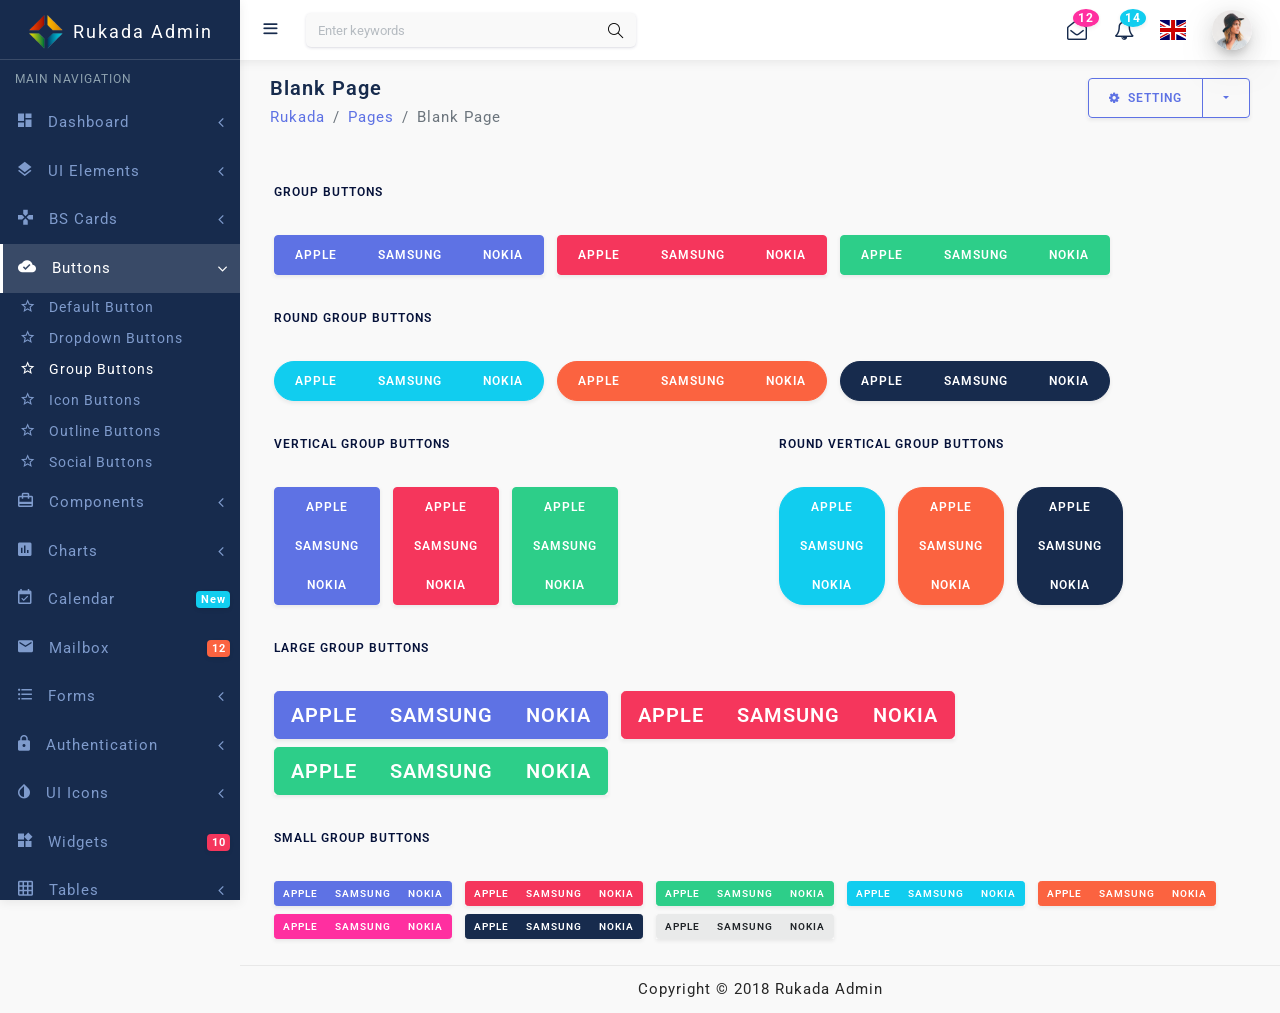
<file: color-admin/buttons-group-buttons.html>
<!DOCTYPE html>
<html lang="en">

<!-- Mirrored from codervent.com/rukada/color-admin/buttons-group-buttons.html by HTTrack Website Copier/3.x [XR&CO'2014], Sat, 09 Nov 2019 15:04:18 GMT -->
<head>
  <meta charset="utf-8"/>
  <meta http-equiv="X-UA-Compatible" content="IE=edge"/>
  <meta name="viewport" content="width=device-width, initial-scale=1, shrink-to-fit=no"/>
  <meta name="description" content=""/>
  <meta name="author" content=""/>
  <title>Rukada - Responsive Bootstrap4  Admin Dashboard Template</title>
  <!--favicon-->
  <link rel="icon" href="assets/images/favicon.ico" type="image/x-icon">
  <!-- simplebar CSS-->
  <link href="assets/plugins/simplebar/css/simplebar.css" rel="stylesheet"/>
  <!-- Bootstrap core CSS-->
  <link href="assets/css/bootstrap.min.css" rel="stylesheet"/>
  <!-- animate CSS-->
  <link href="assets/css/animate.css" rel="stylesheet" type="text/css"/>
  <!-- Icons CSS-->
  <link href="assets/css/icons.css" rel="stylesheet" type="text/css"/>
  <!-- Sidebar CSS-->
  <link href="assets/css/sidebar-menu.css" rel="stylesheet"/>
  <!-- Custom Style-->
  <link href="assets/css/app-style.css" rel="stylesheet"/>
  
  
</head>

<body>

<!-- Start wrapper-->
 <div id="wrapper">
 
  <!--Start sidebar-wrapper-->
   <div id="sidebar-wrapper" data-simplebar="" data-simplebar-auto-hide="true">
     <div class="brand-logo">
      <a href="index.html">
       <img src="assets/images/logo-icon.png" class="logo-icon" alt="logo icon">
       <h5 class="logo-text">Rukada Admin</h5>
     </a>
   </div>
   <ul class="sidebar-menu do-nicescrol">
      <li class="sidebar-header">MAIN NAVIGATION</li>
      <li>
        <a href="index.html" class="waves-effect">
          <i class="zmdi zmdi-view-dashboard"></i> <span>Dashboard</span> <i class="fa fa-angle-left pull-right"></i>
        </a>
        <ul class="sidebar-submenu">
          <li><a href="index.html"><i class="zmdi zmdi-star-outline"></i> Dashboard v1</a></li>
          <li><a href="index2.html"><i class="zmdi zmdi-star-outline"></i> Dashboard v2</a></li>
          <li><a href="index3.html"><i class="zmdi zmdi-star-outline"></i> Dashboard v3</a></li>
          <li><a href="index4.html"><i class="zmdi zmdi-star-outline"></i> Dashboard v4</a></li>
        </ul>
      </li>
      <li>
        <a href="javaScript:void();" class="waves-effect">
          <i class="zmdi zmdi-layers"></i>
          <span>UI Elements</span> <i class="fa fa-angle-left pull-right"></i>
        </a>
        <ul class="sidebar-submenu">
        <li><a href="ui-checkbox-radio.html"><i class="zmdi zmdi-star-outline"></i> Checkboxes & Radios</a></li>
        <li><a href="ui-nav-tabs.html"><i class="zmdi zmdi-star-outline"></i> Nav Tabs</a></li>
        <li><a href="ui-accordions.html"><i class="zmdi zmdi-star-outline"></i> Accordions</a></li>
        <li><a href="ui-modals.html"><i class="zmdi zmdi-star-outline"></i> Modals</a></li>
        <li><a href="ui-typography.html"><i class="zmdi zmdi-star-outline"></i> Typography</a></li>
        <li><a href="ui-list-groups.html"><i class="zmdi zmdi-star-outline"></i> List Groups</a></li>
        <li><a href="ui-bootstrap-elements.html"><i class="zmdi zmdi-star-outline"></i> BS Elements</a></li>
        <li><a href="ui-pagination.html"><i class="zmdi zmdi-star-outline"></i> Pagination</a></li>
        <li><a href="ui-alerts.html"><i class="zmdi zmdi-star-outline"></i> Alerts</a></li>
        <li><a href="ui-progressbars.html"><i class="zmdi zmdi-star-outline"></i> Progress Bars</a></li>
        <li><a href="ui-notification.html"><i class="zmdi zmdi-star-outline"></i> Notifications</a></li>
        <li><a href="ui-sweet-alert.html"><i class="zmdi zmdi-star-outline"></i> Sweet Alerts</a></li>
        </ul>
      </li>
      <li>
        <a href="javaScript:void();" class="waves-effect">
          <i class="zmdi zmdi-gamepad"></i> <span>BS Cards</span>
          <i class="fa fa-angle-left float-right"></i>
        </a>
        <ul class="sidebar-submenu">
          <li><a href="cards-image-cards.html"><i class="zmdi zmdi-star-outline"></i> Image Cards</a></li>
          <li><a href="cards-text-cards.html"><i class="zmdi zmdi-star-outline"></i> Text Cards</a></li>
          <li><a href="cards-profile-cards.html"><i class="zmdi zmdi-star-outline"></i> Profile Cards</a></li>
          <li><a href="cards-social-cards.html"><i class="zmdi zmdi-star-outline"></i> Social Cards</a></li>
        </ul>
      </li>
      <li>
        <a href="javaScript:void();" class="waves-effect">
          <i class="zmdi zmdi-cloud-done"></i> <span>Buttons</span>
          <i class="fa fa-angle-left float-right"></i>
        </a>
        <ul class="sidebar-submenu">
          <li><a href="buttons-default-button.html"><i class="zmdi zmdi-star-outline"></i> Default Button</a></li>
          <li><a href="buttons-dropdown-buttons.html"><i class="zmdi zmdi-star-outline"></i> Dropdown Buttons</a></li>
          <li><a href="buttons-group-buttons.html"><i class="zmdi zmdi-star-outline"></i> Group Buttons</a></li>
          <li><a href="buttons-icon-buttons.html"><i class="zmdi zmdi-star-outline"></i> Icon Buttons</a></li>
          <li><a href="buttons-outline-buttons.html"><i class="zmdi zmdi-star-outline"></i> Outline Buttons</a></li>
          <li><a href="buttons-social-buttons.html"><i class="zmdi zmdi-star-outline"></i> Social Buttons</a></li>
        </ul>
      </li>
      <li>
        <a href="javaScript:void();" class="waves-effect">
          <i class="zmdi zmdi-card-travel"></i>
          <span>Components</span>
          <i class="fa fa-angle-left pull-right"></i>
        </a>
        <ul class="sidebar-submenu">
          <li><a href="components-range-slider.html"><i class="zmdi zmdi-star-outline"></i> Range Sliders</a></li>
          <li><a href="components-image-carousel.html"><i class="zmdi zmdi-star-outline"></i> Image Carousels</a></li>
          <li><a href="components-grid-layouts.html"><i class="zmdi zmdi-star-outline"></i> Grid Layouts</a></li>
          <li><a href="components-tree-view-menu.html"><i class="zmdi zmdi-star-outline"></i> Tree View</a></li>
          <li><a href="components-nestable.html"><i class="zmdi zmdi-star-outline"></i> Nesteble</a></li>
          <li><a href="components-switcher-buttons.html"><i class="zmdi zmdi-star-outline"></i> Switcher Buttons</a></li>
          <li><a href="components-pricing-table.html"><i class="zmdi zmdi-star-outline"></i> Pricing Tables</a></li>
          <li><a href="components-vertical-timeline.html"><i class="zmdi zmdi-star-outline"></i> Vertical Timeline</a></li>
          <li><a href="components-horizontal-timeline.html"><i class="zmdi zmdi-star-outline"></i> Horizontal Timeline</a></li>
          <li><a href="components-fancy-lightbox.html"><i class="zmdi zmdi-star-outline"></i> Fancy Lightbox</a></li>          
          <li><a href="components-color-palette.html"><i class="zmdi zmdi-star-outline"></i> Color Palette</a></li>
        </ul>
      </li>
      <li>
        <a href="javaScript:void();" class="waves-effect">
          <i class="zmdi zmdi-chart"></i> <span>Charts</span>
          <i class="fa fa-angle-left float-right"></i>
        </a>
        <ul class="sidebar-submenu">
          <li><a href="charts-chartjs.html"><i class="zmdi zmdi-star-outline"></i> Chart JS</a></li>
          <li><a href="charts-morris.html"><i class="zmdi zmdi-star-outline"></i> Morris Charts</a></li>
          <li><a href="charts-sparkline.html"><i class="zmdi zmdi-star-outline"></i> Sparkline Charts</a></li>
          <li><a href="charts-peity.html"><i class="zmdi zmdi-star-outline"></i> Peity Charts</a></li>
          <li><a href="charts-c3-charts.html"><i class="zmdi zmdi-star-outline"></i> C3 Charts</a></li>
          <li><a href="charts-other.html"><i class="zmdi zmdi-star-outline"></i> Other Charts</a></li>
          <li><a href="charts-flot.html"><i class="zmdi zmdi-star-outline"></i> Flot Chart</a></li>
        </ul>
       </li>
      <li>
        <a href="calendar.html" class="waves-effect">
          <i class="zmdi zmdi-calendar-check"></i> <span>Calendar</span>
          <small class="badge float-right badge-info">New</small>
        </a>
      </li>
    
      <li>
        <a href="javaScript:void();" class="waves-effect">
          <i class="zmdi zmdi-email"></i>
          <span>Mailbox</span>
           <small class="badge float-right badge-warning">12</small>
        </a>
        <ul class="sidebar-submenu">
          <li><a href="mail-inbox.html"><i class="zmdi zmdi-star-outline"></i> Inbox</a></li>
          <li><a href="mail-compose.html"><i class="zmdi zmdi-star-outline"></i> Compose</a></li>
          <li><a href="mail-read.html"><i class="zmdi zmdi-star-outline"></i> Read Mail</a></li>
        </ul>
      </li>
      
      <li>
        <a href="javaScript:void();" class="waves-effect">
          <i class="zmdi zmdi-format-list-bulleted"></i> <span>Forms</span>
          <i class="fa fa-angle-left pull-right"></i>
        </a>
        <ul class="sidebar-submenu">
          <li><a href="form-inputs.html"><i class="zmdi zmdi-star-outline"></i> Basic Inputs</a></li>
          <li><a href="form-input-group.html"><i class="zmdi zmdi-star-outline"></i> Input Groups</a></li>
          <li><a href="form-layouts.html"><i class="zmdi zmdi-star-outline"></i> Form Layouts</a></li>
          <li><a href="form-advanced.html"><i class="zmdi zmdi-star-outline"></i> Form Advanced</a></li>
          <li><a href="form-uploads.html"><i class="zmdi zmdi-star-outline"></i> Form Uploads</a></li>
          <li><a href="form-validation.html"><i class="zmdi zmdi-star-outline"></i> Form Validation</a></li>
          <li><a href="form-step-wizard.html"><i class="zmdi zmdi-star-outline"></i> Form Wizard</a></li>
          <li><a href="form-text-editor.html"><i class="zmdi zmdi-star-outline"></i> Form Editor</a></li>
        </ul>
      </li>

      <li>
        <a href="javaScript:void();" class="waves-effect">
          <i class="zmdi zmdi-lock"></i> <span>Authentication</span>
          <i class="fa fa-angle-left float-right"></i>
        </a>
        <ul class="sidebar-submenu">
          <li><a href="authentication-signin.html"><i class="zmdi zmdi-star-outline"></i> SignIn 1</a></li>
          <li><a href="authentication-signup.html"><i class="zmdi zmdi-star-outline"></i> SignUp 1</a></li>
          <li><a href="authentication-lock-screen.html"><i class="zmdi zmdi-star-outline"></i> Lock Screen</a></li>
          <li><a href="authentication-reset-password.html"><i class="zmdi zmdi-star-outline"></i> Reset Password 1</a></li>
        </ul>
       </li>

      <li>
        <a href="javaScript:void();" class="waves-effect">
          <i class="zmdi zmdi-invert-colors"></i> <span>UI Icons</span>
          <i class="fa fa-angle-left float-right"></i>
        </a>
        <ul class="sidebar-submenu">
          <li><a href="icons-font-awesome.html"><i class="zmdi zmdi-star-outline"></i> Font Awesome</a></li>
          <li><a href="icons-material-designs.html"><i class="zmdi zmdi-star-outline"></i> Material Design</a></li>
          <li><a href="icons-themify.html"><i class="zmdi zmdi-star-outline"></i> Themify Icons</a></li>
          <li><a href="icons-simple-line-icons.html"><i class="zmdi zmdi-star-outline"></i> Line Icons</a></li>
          <li><a href="icons-flags.html"><i class="zmdi zmdi-star-outline"></i> Flag Icons</a></li>
        </ul>
      </li>
    
       <li>
        <a href="widgets.html" class="waves-effect">
          <i class="zmdi zmdi-widgets"></i> <span>Widgets</span>
          <small class="badge float-right badge-danger">10</small>
        </a>
      </li>
     
     <li>
        <a href="javaScript:void();" class="waves-effect">
          <i class="zmdi zmdi-grid"></i> <span>Tables</span>
          <i class="fa fa-angle-left float-right"></i>
        </a>
        <ul class="sidebar-submenu">
          <li><a href="table-simple-tables.html"><i class="zmdi zmdi-star-outline"></i> Simple Tables</a></li>
          <li><a href="table-header-tables.html"><i class="zmdi zmdi-star-outline"></i> Header Tables</a></li>
          <li><a href="table-color-tables.html"><i class="zmdi zmdi-star-outline"></i> Color Tables</a></li>
          <li><a href="table-striped-color-tables.html"><i class="zmdi zmdi-star-outline"></i> Striped Color Tables</a></li>
          <li><a href="table-data-tables.html"><i class="zmdi zmdi-star-outline"></i> Data Tables</a></li>
        </ul>
       </li>
     
     <li>
        <a href="javaScript:void();" class="waves-effect">
          <i class="zmdi zmdi-map"></i> <span>Maps</span>
          <i class="fa fa-angle-left float-right"></i>
        </a>
        <ul class="sidebar-submenu">
          <li><a href="maps-google.html"><i class="zmdi zmdi-star-outline"></i> Google Maps</a></li>
          <li><a href="maps-vector.html"><i class="zmdi zmdi-star-outline"></i> Vector Maps</a></li>
        </ul>
       </li>
     
      <li>
        <a href="javaScript:void();" class="waves-effect">
          <i class="zmdi zmdi-collection-folder-image"></i> <span>Sample Pages</span>
          <i class="fa fa-angle-left float-right"></i>
        </a>
        <ul class="sidebar-submenu">
              <li><a href="pages-invoice.html"><i class="zmdi zmdi-star-outline"></i> Invoice</a></li>
          <li><a href="pages-user-profile.html"><i class="zmdi zmdi-star-outline"></i> User Profile</a></li>
          <li><a href="pages-blank-page.html"><i class="zmdi zmdi-star-outline"></i> Blank Page</a></li>
              <li><a href="pages-coming-soon.html"><i class="zmdi zmdi-star-outline"></i> Coming Soon</a></li>
          <li><a href="pages-403.html"><i class="zmdi zmdi-star-outline"></i> 403 Error</a></li>
          <li><a href="pages-404.html"><i class="zmdi zmdi-star-outline"></i> 404 Error</a></li>
          <li><a href="pages-500.html"><i class="zmdi zmdi-star-outline"></i> 500 Error</a></li>
        </ul>
       </li>

      <li>
        <a href="javaScript:void();" class="waves-effect">
          <i class="fa fa-share"></i> <span>Multilevel</span>
          <i class="fa fa-angle-left pull-right"></i>
        </a>
        <ul class="sidebar-submenu">
          <li><a href="javaScript:void();"><i class="zmdi zmdi-star-outline"></i> Level One</a></li>
          <li>
            <a href="javaScript:void();"><i class="zmdi zmdi-star-outline"></i> Level One <i class="fa fa-angle-left pull-right"></i></a>
            <ul class="sidebar-submenu">
              <li><a href="javaScript:void();"><i class="zmdi zmdi-star-outline"></i> Level Two</a></li>
              <li>
                <a href="javaScript:void();"><i class="zmdi zmdi-star-outline"></i> Level Two <i class="fa fa-angle-left pull-right"></i></a>
                <ul class="sidebar-submenu">
                  <li><a href="javaScript:void();"><i class="zmdi zmdi-star-outline"></i> Level Three</a></li>
                  <li><a href="javaScript:void();"><i class="zmdi zmdi-star-outline"></i> Level Three</a></li>
                </ul>
              </li>
            </ul>
          </li>
          <li><a href="javaScript:void();" class="waves-effect"><i class="zmdi zmdi-star-outline"></i> Level One</a></li>
        </ul>
      </li>
      <li class="sidebar-header">LABELS</li>
      <li><a href="javaScript:void();" class="waves-effect"><i class="zmdi zmdi-coffee text-danger"></i> <span>Important</span></a></li>
      <li><a href="javaScript:void();" class="waves-effect"><i class="zmdi zmdi-chart-donut text-success"></i> <span>Warning</span></a></li>
      <li><a href="javaScript:void();" class="waves-effect"><i class="zmdi zmdi-share text-info"></i> <span>Information</span></a></li>
    </ul>
   
   </div>
   <!--End sidebar-wrapper-->

<!--Start topbar header-->
<header class="topbar-nav">
 <nav class="navbar navbar-expand fixed-top bg-white">
  <ul class="navbar-nav mr-auto align-items-center">
    <li class="nav-item">
      <a class="nav-link toggle-menu" href="javascript:void();">
       <i class="icon-menu menu-icon"></i>
     </a>
    </li>
    <li class="nav-item">
      <form class="search-bar">
        <input type="text" class="form-control" placeholder="Enter keywords">
         <a href="javascript:void();"><i class="icon-magnifier"></i></a>
      </form>
    </li>
  </ul>
     
  <ul class="navbar-nav align-items-center right-nav-link">
    <li class="nav-item dropdown-lg">
      <a class="nav-link dropdown-toggle dropdown-toggle-nocaret waves-effect" data-toggle="dropdown" href="javascript:void();">
      <i class="fa fa-envelope-open-o"></i><span class="badge badge-secondary badge-up">12</span></a>
      <div class="dropdown-menu dropdown-menu-right">
        <ul class="list-group list-group-flush">
         <li class="list-group-item d-flex justify-content-between align-items-center">
          You have 12 new messages
          <span class="badge badge-secondary">12</span>
          </li>
          <li class="list-group-item">
          <a href="javaScript:void();">
           <div class="media">
             <div class="avatar"><img class="align-self-start mr-3" src="assets/images/avatars/avatar-5.png" alt="user avatar"></div>
            <div class="media-body">
            <h6 class="mt-0 msg-title">Jhon Deo</h6>
            <p class="msg-info">Lorem ipsum dolor sit amet...</p>
            <small>Today, 4:10 PM</small>
            </div>
          </div>
          </a>
          </li>
          <li class="list-group-item">
          <a href="javaScript:void();">
           <div class="media">
             <div class="avatar"><img class="align-self-start mr-3" src="assets/images/avatars/avatar-6.png" alt="user avatar"></div>
            <div class="media-body">
            <h6 class="mt-0 msg-title">Sara Jen</h6>
            <p class="msg-info">Lorem ipsum dolor sit amet...</p>
            <small>Yesterday, 8:30 AM</small>
            </div>
          </div>
          </a>
          </li>
          <li class="list-group-item">
          <a href="javaScript:void();">
           <div class="media">
             <div class="avatar"><img class="align-self-start mr-3" src="assets/images/avatars/avatar-7.png" alt="user avatar"></div>
            <div class="media-body">
            <h6 class="mt-0 msg-title">Dannish Josh</h6>
            <p class="msg-info">Lorem ipsum dolor sit amet...</p>
             <small>5/11/2018, 2:50 PM</small>
            </div>
          </div>
          </a>
          </li>
          <li class="list-group-item">
          <a href="javaScript:void();">
           <div class="media">
             <div class="avatar"><img class="align-self-start mr-3" src="assets/images/avatars/avatar-8.png" alt="user avatar"></div>
            <div class="media-body">
            <h6 class="mt-0 msg-title">Katrina Mccoy</h6>
            <p class="msg-info">Lorem ipsum dolor sit amet.</p>
            <small>1/11/2018, 2:50 PM</small>
            </div>
          </div>
          </a>
          </li>
          <li class="list-group-item"><a href="javaScript:void();">See All Messages</a></li>
        </ul>
        </div>
    </li>
    <li class="nav-item dropdown-lg">
      <a class="nav-link dropdown-toggle dropdown-toggle-nocaret waves-effect" data-toggle="dropdown" href="javascript:void();">
    <i class="fa fa-bell-o"></i><span class="badge badge-info badge-up">14</span></a>
      <div class="dropdown-menu dropdown-menu-right">
        <ul class="list-group list-group-flush">
          <li class="list-group-item d-flex justify-content-between align-items-center">
          You have 14 Notifications
          <span class="badge badge-info">14</span>
          </li>
          <li class="list-group-item">
          <a href="javaScript:void();">
           <div class="media">
             <i class="zmdi zmdi-accounts fa-2x mr-3 text-primary"></i>
            <div class="media-body">
            <h6 class="mt-0 msg-title">New Registered Users</h6>
            <p class="msg-info">Lorem ipsum dolor sit amet...</p>
            </div>
          </div>
          </a>
          </li>
          <li class="list-group-item">
          <a href="javaScript:void();">
           <div class="media">
             <i class="zmdi zmdi-coffee fa-2x mr-3 text-success"></i>
            <div class="media-body">
            <h6 class="mt-0 msg-title">New Received Orders</h6>
            <p class="msg-info">Lorem ipsum dolor sit amet...</p>
            </div>
          </div>
          </a>
          </li>
          <li class="list-group-item">
          <a href="javaScript:void();">
           <div class="media">
             <i class="zmdi zmdi-notifications-active fa-2x mr-3 text-secondary"></i>
            <div class="media-body">
            <h6 class="mt-0 msg-title">New Updates</h6>
            <p class="msg-info">Lorem ipsum dolor sit amet...</p>
            </div>
          </div>
          </a>
          </li>
          <li class="list-group-item"><a href="javaScript:void();">See All Notifications</a></li>
        </ul>
      </div>
    </li>
    <li class="nav-item language">
      <a class="nav-link dropdown-toggle dropdown-toggle-nocaret waves-effect" data-toggle="dropdown" href="#"><i class="flag-icon flag-icon-gb"></i></a>
      <ul class="dropdown-menu dropdown-menu-right">
          <li class="dropdown-item"> <i class="flag-icon flag-icon-gb mr-2"></i> English</li>
          <li class="dropdown-item"> <i class="flag-icon flag-icon-fr mr-2"></i> French</li>
          <li class="dropdown-item"> <i class="flag-icon flag-icon-cn mr-2"></i> Chinese</li>
          <li class="dropdown-item"> <i class="flag-icon flag-icon-de mr-2"></i> German</li>
        </ul>
    </li>
    <li class="nav-item">
      <a class="nav-link dropdown-toggle dropdown-toggle-nocaret" data-toggle="dropdown" href="#">
        <span class="user-profile"><img src="assets/images/avatars/avatar-13.png" class="img-circle" alt="user avatar"></span>
      </a>
      <ul class="dropdown-menu dropdown-menu-right">
       <li class="dropdown-item user-details">
        <a href="javaScript:void();">
           <div class="media">
             <div class="avatar"><img class="align-self-start mr-3" src="assets/images/avatars/avatar-13.png" alt="user avatar"></div>
            <div class="media-body">
            <h6 class="mt-2 user-title">Katrina Mccoy</h6>
            <p class="user-subtitle">mccoy@example.com</p>
            </div>
           </div>
          </a>
        </li>
        <li class="dropdown-divider"></li>
        <li class="dropdown-item"><i class="icon-envelope mr-2"></i> Inbox</li>
        <li class="dropdown-divider"></li>
        <li class="dropdown-item"><i class="icon-wallet mr-2"></i> Account</li>
        <li class="dropdown-divider"></li>
        <li class="dropdown-item"><i class="icon-settings mr-2"></i> Setting</li>
        <li class="dropdown-divider"></li>
        <li class="dropdown-item"><i class="icon-power mr-2"></i> Logout</li>
      </ul>
    </li>
  </ul>
</nav>
</header>
<!--End topbar header-->

<div class="clearfix"></div>
	
  <div class="content-wrapper">
    <div class="container-fluid">
    <!-- Breadcrumb-->
     <div class="row pt-2 pb-2">
        <div class="col-sm-9">
		    <h4 class="page-title">Blank Page</h4>
		    <ol class="breadcrumb">
            <li class="breadcrumb-item"><a href="javaScript:void();">Rukada</a></li>
            <li class="breadcrumb-item"><a href="javaScript:void();">Pages</a></li>
            <li class="breadcrumb-item active" aria-current="page">Blank Page</li>
         </ol>
	   </div>
	   <div class="col-sm-3">
       <div class="btn-group float-sm-right">
        <button type="button" class="btn btn-outline-primary waves-effect waves-light"><i class="fa fa-cog mr-1"></i> Setting</button>
        <button type="button" class="btn btn-outline-primary dropdown-toggle dropdown-toggle-split waves-effect waves-light" data-toggle="dropdown">
        <span class="caret"></span>
        </button>
        <div class="dropdown-menu">
          <a href="javaScript:void();" class="dropdown-item">Action</a>
          <a href="javaScript:void();" class="dropdown-item">Another action</a>
          <a href="javaScript:void();" class="dropdown-item">Something else here</a>
          <div class="dropdown-divider"></div>
          <a href="javaScript:void();" class="dropdown-item">Separated link</a>
        </div>
      </div>
     </div>
     </div>

    <!-- End Breadcrumb-->

      <!--Group buttons-->
      <div class="row">
        <div class="col-lg-12">
          <div class="demo-heading">Group Buttons</div> 
           <div class="btn-group m-1">
                <button type="button" class="btn btn-primary waves-effect waves-light">Apple</button>
                <button type="button" class="btn btn-primary waves-effect waves-light">Samsung</button>
                <button type="button" class="btn btn-primary waves-effect waves-light">Nokia</button>
              </div>
              <div class="btn-group m-1">
                <button type="button" class="btn btn-danger waves-effect waves-light">Apple</button>
                <button type="button" class="btn btn-danger waves-effect waves-light">Samsung</button>
                <button type="button" class="btn btn-danger waves-effect waves-light">Nokia</button>
            </div>
            <div class="btn-group m-1">
               <button type="button" class="btn btn-success waves-effect waves-light">Apple</button>
               <button type="button" class="btn btn-success waves-effect waves-light">Samsung</button>
               <button type="button" class="btn btn-success waves-effect waves-light">Nokia</button>
            </div>
        </div>
      </div><!--end row-->


      <!--Round  Group Buttons-->
      <div class="row">
        <div class="col-lg-12">
          <div class="demo-heading">Round  Group Buttons</div>
          <div class="btn-group group-round m-1">
                    <button type="button" class="btn btn-info waves-effect waves-light">Apple</button>
                    <button type="button" class="btn btn-info waves-effect waves-light">Samsung</button>
                    <button type="button" class="btn btn-info waves-effect waves-light">Nokia</button>
                  </div>
                  <div class="btn-group group-round m-1">
                    <button type="button" class="btn btn-warning waves-effect waves-light">Apple</button>
                    <button type="button" class="btn btn-warning waves-effect waves-light">Samsung</button>
                    <button type="button" class="btn btn-warning waves-effect waves-light">Nokia</button>
                  </div>
                  <div class="btn-group group-round m-1">
                    <button type="button" class="btn btn-dark waves-effect waves-light">Apple</button>
                    <button type="button" class="btn btn-dark waves-effect waves-light">Samsung</button>
                    <button type="button" class="btn btn-dark waves-effect waves-light">Nokia</button>
                  </div>
        </div>
      </div><!--end row-->


      <div class="row">
        <div class="col-lg-6">
          <div class="demo-heading">Vertical Group Buttons</div>
           <div class="btn-group-vertical m-1">
                    <button type="button" class="btn btn-primary waves-effect waves-light">Apple</button>
                    <button type="button" class="btn btn-primary waves-effect waves-light">Samsung</button>
                    <button type="button" class="btn btn-primary waves-effect waves-light">Nokia</button>
                  </div>
                  <div class="btn-group-vertical m-1">
                    <button type="button" class="btn btn-danger waves-effect waves-light">Apple</button>
                    <button type="button" class="btn btn-danger waves-effect waves-light">Samsung</button>
                    <button type="button" class="btn btn-danger waves-effect waves-light">Nokia</button>
                </div>
                <div class="btn-group-vertical m-1">
                   <button type="button" class="btn btn-success waves-effect waves-light">Apple</button>
                   <button type="button" class="btn btn-success waves-effect waves-light">Samsung</button>
                   <button type="button" class="btn btn-success waves-effect waves-light">Nokia</button>
                </div>
        </div>

        <div class="col-lg-6">
          <div class="demo-heading">Round Vertical Group Buttons</div>
           <div class="btn-group-vertical group-round-vertical m-1">
                  <button type="button" class="btn btn-info waves-effect waves-light">Apple</button>
                  <button type="button" class="btn btn-info waves-effect waves-light">Samsung</button>
                  <button type="button" class="btn btn-info waves-effect waves-light">Nokia</button>
                </div>
                <div class="btn-group-vertical group-round-vertical m-1">
                  <button type="button" class="btn btn-warning waves-effect waves-light">Apple</button>
                  <button type="button" class="btn btn-warning waves-effect waves-light">Samsung</button>
                  <button type="button" class="btn btn-warning waves-effect waves-light">Nokia</button>
                </div>
                <div class="btn-group-vertical group-round-vertical m-1">
                  <button type="button" class="btn btn-dark waves-effect waves-light">Apple</button>
                  <button type="button" class="btn btn-dark waves-effect waves-light">Samsung</button>
                  <button type="button" class="btn btn-dark waves-effect waves-light">Nokia</button>
                </div>
        </div>
      </div><!--end row-->


       <!--Large Group buttons-->
      <div class="row">
        <div class="col-lg-12">
          <div class="demo-heading">Large Group Buttons</div> 
           <div class="btn-group btn-group-lg m-1">
                <button type="button" class="btn btn-primary waves-effect waves-light">Apple</button>
                <button type="button" class="btn btn-primary waves-effect waves-light">Samsung</button>
                <button type="button" class="btn btn-primary waves-effect waves-light">Nokia</button>
              </div>
              <div class="btn-group btn-group-lg m-1">
                <button type="button" class="btn btn-danger waves-effect waves-light">Apple</button>
                <button type="button" class="btn btn-danger waves-effect waves-light">Samsung</button>
                <button type="button" class="btn btn-danger waves-effect waves-light">Nokia</button>
            </div>
            <div class="btn-group m-1 btn-group-lg m-1">
               <button type="button" class="btn btn-success waves-effect waves-light">Apple</button>
               <button type="button" class="btn btn-success waves-effect waves-light">Samsung</button>
               <button type="button" class="btn btn-success waves-effect waves-light">Nokia</button>
            </div>
        </div>
      </div><!--end row-->


      <!--Small Group buttons-->
      <div class="row">
        <div class="col-lg-12">
          <div class="demo-heading">Small Group Buttons</div> 
           <div class="btn-group btn-group-sm m-1">
                <button type="button" class="btn btn-primary waves-effect waves-light">Apple</button>
                <button type="button" class="btn btn-primary waves-effect waves-light">Samsung</button>
                <button type="button" class="btn btn-primary waves-effect waves-light">Nokia</button>
              </div>
              <div class="btn-group btn-group-sm m-1">
                <button type="button" class="btn btn-danger waves-effect waves-light">Apple</button>
                <button type="button" class="btn btn-danger waves-effect waves-light">Samsung</button>
                <button type="button" class="btn btn-danger waves-effect waves-light">Nokia</button>
            </div>
            <div class="btn-group m-1 btn-group-sm m-1">
               <button type="button" class="btn btn-success waves-effect waves-light">Apple</button>
               <button type="button" class="btn btn-success waves-effect waves-light">Samsung</button>
               <button type="button" class="btn btn-success waves-effect waves-light">Nokia</button>
            </div>
            <div class="btn-group m-1 btn-group-sm m-1">
               <button type="button" class="btn btn-info waves-effect waves-light">Apple</button>
               <button type="button" class="btn btn-info waves-effect waves-light">Samsung</button>
               <button type="button" class="btn btn-info waves-effect waves-light">Nokia</button>
            </div>
            <div class="btn-group m-1 btn-group-sm m-1">
               <button type="button" class="btn btn-warning waves-effect waves-light">Apple</button>
               <button type="button" class="btn btn-warning waves-effect waves-light">Samsung</button>
               <button type="button" class="btn btn-warning waves-effect waves-light">Nokia</button>
            </div>
            <div class="btn-group m-1 btn-group-sm m-1">
               <button type="button" class="btn btn-secondary waves-effect waves-light">Apple</button>
               <button type="button" class="btn btn-secondary waves-effect waves-light">Samsung</button>
               <button type="button" class="btn btn-secondary waves-effect waves-light">Nokia</button>
            </div>
            <div class="btn-group m-1 btn-group-sm m-1">
               <button type="button" class="btn btn-dark waves-effect waves-light">Apple</button>
               <button type="button" class="btn btn-dark waves-effect waves-light">Samsung</button>
               <button type="button" class="btn btn-dark waves-effect waves-light">Nokia</button>
            </div>
            <div class="btn-group m-1 btn-group-sm m-1">
               <button type="button" class="btn btn-light waves-effect waves-light">Apple</button>
               <button type="button" class="btn btn-light waves-effect waves-light">Samsung</button>
               <button type="button" class="btn btn-light waves-effect waves-light">Nokia</button>
            </div>
        </div>
      </div><!--end row-->


    </div>
    <!-- End container-fluid-->
    
   </div><!--End content-wrapper-->
   <!--Start Back To Top Button-->
    <a href="javaScript:void();" class="back-to-top"><i class="fa fa-angle-double-up"></i> </a>
    <!--End Back To Top Button-->
	
	<!--Start footer-->
	  <footer class="footer">
      <div class="container">
        <div class="text-center">
          Copyright © 2018 Rukada Admin
        </div>
      </div>
    </footer>
	<!--End footer-->
   
  </div><!--End wrapper-->


  <!-- Bootstrap core JavaScript-->
  <script src="assets/js/jquery.min.js"></script>
  <script src="assets/js/popper.min.js"></script>
  <script src="assets/js/bootstrap.min.js"></script>
	
  <!-- simplebar js -->
   <script src="assets/plugins/simplebar/js/simplebar.js"></script>
  <!-- waves effect js -->
  <script src="assets/js/waves.js"></script>
  <!-- sidebar-menu js -->
  <script src="assets/js/sidebar-menu.js"></script>
  <!-- Custom scripts -->
  <script src="assets/js/app-script.js"></script>
	
</body>

<!-- Mirrored from codervent.com/rukada/color-admin/buttons-group-buttons.html by HTTrack Website Copier/3.x [XR&CO'2014], Sat, 09 Nov 2019 15:04:18 GMT -->
</html>
</file>
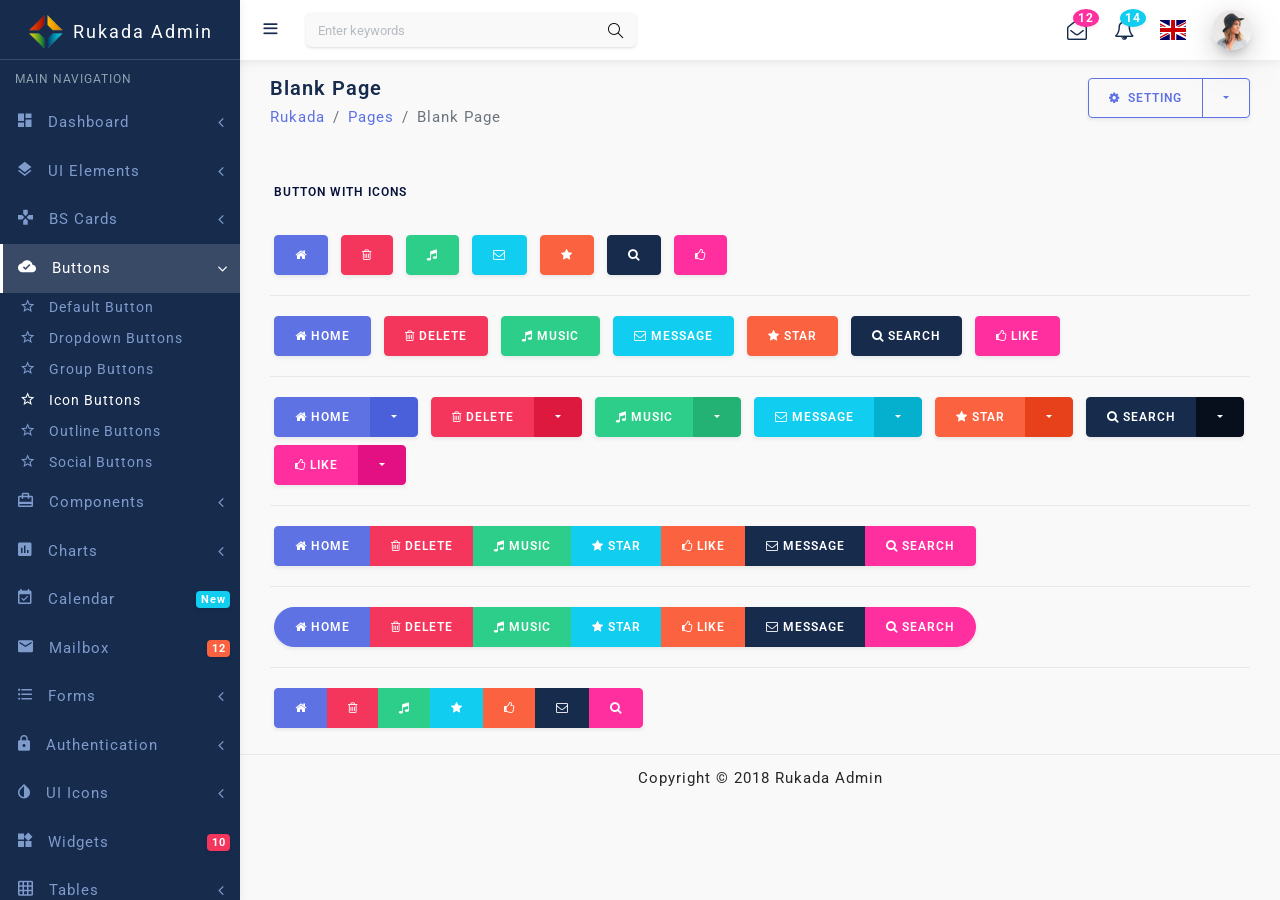
<file: color-admin/buttons-icon-buttons.html>
<!DOCTYPE html>
<html lang="en">

<!-- Mirrored from codervent.com/rukada/color-admin/buttons-icon-buttons.html by HTTrack Website Copier/3.x [XR&CO'2014], Sat, 09 Nov 2019 15:04:18 GMT -->
<head>
  <meta charset="utf-8"/>
  <meta http-equiv="X-UA-Compatible" content="IE=edge"/>
  <meta name="viewport" content="width=device-width, initial-scale=1, shrink-to-fit=no"/>
  <meta name="description" content=""/>
  <meta name="author" content=""/>
  <title>Rukada - Responsive Bootstrap4  Admin Dashboard Template</title>
  <!--favicon-->
  <link rel="icon" href="assets/images/favicon.ico" type="image/x-icon">
  <!-- simplebar CSS-->
  <link href="assets/plugins/simplebar/css/simplebar.css" rel="stylesheet"/>
  <!-- Bootstrap core CSS-->
  <link href="assets/css/bootstrap.min.css" rel="stylesheet"/>
  <!-- animate CSS-->
  <link href="assets/css/animate.css" rel="stylesheet" type="text/css"/>
  <!-- Icons CSS-->
  <link href="assets/css/icons.css" rel="stylesheet" type="text/css"/>
  <!-- Sidebar CSS-->
  <link href="assets/css/sidebar-menu.css" rel="stylesheet"/>
  <!-- Custom Style-->
  <link href="assets/css/app-style.css" rel="stylesheet"/>
  
  
</head>

<body>

<!-- Start wrapper-->
 <div id="wrapper">
 
  <!--Start sidebar-wrapper-->
   <div id="sidebar-wrapper" data-simplebar="" data-simplebar-auto-hide="true">
     <div class="brand-logo">
      <a href="index.html">
       <img src="assets/images/logo-icon.png" class="logo-icon" alt="logo icon">
       <h5 class="logo-text">Rukada Admin</h5>
     </a>
   </div>
   <ul class="sidebar-menu do-nicescrol">
      <li class="sidebar-header">MAIN NAVIGATION</li>
      <li>
        <a href="index.html" class="waves-effect">
          <i class="zmdi zmdi-view-dashboard"></i> <span>Dashboard</span> <i class="fa fa-angle-left pull-right"></i>
        </a>
        <ul class="sidebar-submenu">
          <li><a href="index.html"><i class="zmdi zmdi-star-outline"></i> Dashboard v1</a></li>
          <li><a href="index2.html"><i class="zmdi zmdi-star-outline"></i> Dashboard v2</a></li>
          <li><a href="index3.html"><i class="zmdi zmdi-star-outline"></i> Dashboard v3</a></li>
          <li><a href="index4.html"><i class="zmdi zmdi-star-outline"></i> Dashboard v4</a></li>
        </ul>
      </li>
      <li>
        <a href="javaScript:void();" class="waves-effect">
          <i class="zmdi zmdi-layers"></i>
          <span>UI Elements</span> <i class="fa fa-angle-left pull-right"></i>
        </a>
        <ul class="sidebar-submenu">
        <li><a href="ui-checkbox-radio.html"><i class="zmdi zmdi-star-outline"></i> Checkboxes & Radios</a></li>
        <li><a href="ui-nav-tabs.html"><i class="zmdi zmdi-star-outline"></i> Nav Tabs</a></li>
        <li><a href="ui-accordions.html"><i class="zmdi zmdi-star-outline"></i> Accordions</a></li>
        <li><a href="ui-modals.html"><i class="zmdi zmdi-star-outline"></i> Modals</a></li>
        <li><a href="ui-typography.html"><i class="zmdi zmdi-star-outline"></i> Typography</a></li>
        <li><a href="ui-list-groups.html"><i class="zmdi zmdi-star-outline"></i> List Groups</a></li>
        <li><a href="ui-bootstrap-elements.html"><i class="zmdi zmdi-star-outline"></i> BS Elements</a></li>
        <li><a href="ui-pagination.html"><i class="zmdi zmdi-star-outline"></i> Pagination</a></li>
        <li><a href="ui-alerts.html"><i class="zmdi zmdi-star-outline"></i> Alerts</a></li>
        <li><a href="ui-progressbars.html"><i class="zmdi zmdi-star-outline"></i> Progress Bars</a></li>
        <li><a href="ui-notification.html"><i class="zmdi zmdi-star-outline"></i> Notifications</a></li>
        <li><a href="ui-sweet-alert.html"><i class="zmdi zmdi-star-outline"></i> Sweet Alerts</a></li>
        </ul>
      </li>
      <li>
        <a href="javaScript:void();" class="waves-effect">
          <i class="zmdi zmdi-gamepad"></i> <span>BS Cards</span>
          <i class="fa fa-angle-left float-right"></i>
        </a>
        <ul class="sidebar-submenu">
          <li><a href="cards-image-cards.html"><i class="zmdi zmdi-star-outline"></i> Image Cards</a></li>
          <li><a href="cards-text-cards.html"><i class="zmdi zmdi-star-outline"></i> Text Cards</a></li>
          <li><a href="cards-profile-cards.html"><i class="zmdi zmdi-star-outline"></i> Profile Cards</a></li>
          <li><a href="cards-social-cards.html"><i class="zmdi zmdi-star-outline"></i> Social Cards</a></li>
        </ul>
      </li>
      <li>
        <a href="javaScript:void();" class="waves-effect">
          <i class="zmdi zmdi-cloud-done"></i> <span>Buttons</span>
          <i class="fa fa-angle-left float-right"></i>
        </a>
        <ul class="sidebar-submenu">
          <li><a href="buttons-default-button.html"><i class="zmdi zmdi-star-outline"></i> Default Button</a></li>
          <li><a href="buttons-dropdown-buttons.html"><i class="zmdi zmdi-star-outline"></i> Dropdown Buttons</a></li>
          <li><a href="buttons-group-buttons.html"><i class="zmdi zmdi-star-outline"></i> Group Buttons</a></li>
          <li><a href="buttons-icon-buttons.html"><i class="zmdi zmdi-star-outline"></i> Icon Buttons</a></li>
          <li><a href="buttons-outline-buttons.html"><i class="zmdi zmdi-star-outline"></i> Outline Buttons</a></li>
          <li><a href="buttons-social-buttons.html"><i class="zmdi zmdi-star-outline"></i> Social Buttons</a></li>
        </ul>
      </li>
      <li>
        <a href="javaScript:void();" class="waves-effect">
          <i class="zmdi zmdi-card-travel"></i>
          <span>Components</span>
          <i class="fa fa-angle-left pull-right"></i>
        </a>
        <ul class="sidebar-submenu">
          <li><a href="components-range-slider.html"><i class="zmdi zmdi-star-outline"></i> Range Sliders</a></li>
          <li><a href="components-image-carousel.html"><i class="zmdi zmdi-star-outline"></i> Image Carousels</a></li>
          <li><a href="components-grid-layouts.html"><i class="zmdi zmdi-star-outline"></i> Grid Layouts</a></li>
          <li><a href="components-tree-view-menu.html"><i class="zmdi zmdi-star-outline"></i> Tree View</a></li>
          <li><a href="components-nestable.html"><i class="zmdi zmdi-star-outline"></i> Nesteble</a></li>
          <li><a href="components-switcher-buttons.html"><i class="zmdi zmdi-star-outline"></i> Switcher Buttons</a></li>
          <li><a href="components-pricing-table.html"><i class="zmdi zmdi-star-outline"></i> Pricing Tables</a></li>
          <li><a href="components-vertical-timeline.html"><i class="zmdi zmdi-star-outline"></i> Vertical Timeline</a></li>
          <li><a href="components-horizontal-timeline.html"><i class="zmdi zmdi-star-outline"></i> Horizontal Timeline</a></li>
          <li><a href="components-fancy-lightbox.html"><i class="zmdi zmdi-star-outline"></i> Fancy Lightbox</a></li>          
          <li><a href="components-color-palette.html"><i class="zmdi zmdi-star-outline"></i> Color Palette</a></li>
        </ul>
      </li>
      <li>
        <a href="javaScript:void();" class="waves-effect">
          <i class="zmdi zmdi-chart"></i> <span>Charts</span>
          <i class="fa fa-angle-left float-right"></i>
        </a>
        <ul class="sidebar-submenu">
          <li><a href="charts-chartjs.html"><i class="zmdi zmdi-star-outline"></i> Chart JS</a></li>
          <li><a href="charts-morris.html"><i class="zmdi zmdi-star-outline"></i> Morris Charts</a></li>
          <li><a href="charts-sparkline.html"><i class="zmdi zmdi-star-outline"></i> Sparkline Charts</a></li>
          <li><a href="charts-peity.html"><i class="zmdi zmdi-star-outline"></i> Peity Charts</a></li>
          <li><a href="charts-c3-charts.html"><i class="zmdi zmdi-star-outline"></i> C3 Charts</a></li>
          <li><a href="charts-other.html"><i class="zmdi zmdi-star-outline"></i> Other Charts</a></li>
          <li><a href="charts-flot.html"><i class="zmdi zmdi-star-outline"></i> Flot Chart</a></li>
        </ul>
       </li>
      <li>
        <a href="calendar.html" class="waves-effect">
          <i class="zmdi zmdi-calendar-check"></i> <span>Calendar</span>
          <small class="badge float-right badge-info">New</small>
        </a>
      </li>
    
      <li>
        <a href="javaScript:void();" class="waves-effect">
          <i class="zmdi zmdi-email"></i>
          <span>Mailbox</span>
           <small class="badge float-right badge-warning">12</small>
        </a>
        <ul class="sidebar-submenu">
          <li><a href="mail-inbox.html"><i class="zmdi zmdi-star-outline"></i> Inbox</a></li>
          <li><a href="mail-compose.html"><i class="zmdi zmdi-star-outline"></i> Compose</a></li>
          <li><a href="mail-read.html"><i class="zmdi zmdi-star-outline"></i> Read Mail</a></li>
        </ul>
      </li>
      
      <li>
        <a href="javaScript:void();" class="waves-effect">
          <i class="zmdi zmdi-format-list-bulleted"></i> <span>Forms</span>
          <i class="fa fa-angle-left pull-right"></i>
        </a>
        <ul class="sidebar-submenu">
          <li><a href="form-inputs.html"><i class="zmdi zmdi-star-outline"></i> Basic Inputs</a></li>
          <li><a href="form-input-group.html"><i class="zmdi zmdi-star-outline"></i> Input Groups</a></li>
          <li><a href="form-layouts.html"><i class="zmdi zmdi-star-outline"></i> Form Layouts</a></li>
          <li><a href="form-advanced.html"><i class="zmdi zmdi-star-outline"></i> Form Advanced</a></li>
          <li><a href="form-uploads.html"><i class="zmdi zmdi-star-outline"></i> Form Uploads</a></li>
          <li><a href="form-validation.html"><i class="zmdi zmdi-star-outline"></i> Form Validation</a></li>
          <li><a href="form-step-wizard.html"><i class="zmdi zmdi-star-outline"></i> Form Wizard</a></li>
          <li><a href="form-text-editor.html"><i class="zmdi zmdi-star-outline"></i> Form Editor</a></li>
        </ul>
      </li>

      <li>
        <a href="javaScript:void();" class="waves-effect">
          <i class="zmdi zmdi-lock"></i> <span>Authentication</span>
          <i class="fa fa-angle-left float-right"></i>
        </a>
        <ul class="sidebar-submenu">
          <li><a href="authentication-signin.html"><i class="zmdi zmdi-star-outline"></i> SignIn 1</a></li>
          <li><a href="authentication-signup.html"><i class="zmdi zmdi-star-outline"></i> SignUp 1</a></li>
          <li><a href="authentication-lock-screen.html"><i class="zmdi zmdi-star-outline"></i> Lock Screen</a></li>
          <li><a href="authentication-reset-password.html"><i class="zmdi zmdi-star-outline"></i> Reset Password 1</a></li>
        </ul>
       </li>

      <li>
        <a href="javaScript:void();" class="waves-effect">
          <i class="zmdi zmdi-invert-colors"></i> <span>UI Icons</span>
          <i class="fa fa-angle-left float-right"></i>
        </a>
        <ul class="sidebar-submenu">
          <li><a href="icons-font-awesome.html"><i class="zmdi zmdi-star-outline"></i> Font Awesome</a></li>
          <li><a href="icons-material-designs.html"><i class="zmdi zmdi-star-outline"></i> Material Design</a></li>
          <li><a href="icons-themify.html"><i class="zmdi zmdi-star-outline"></i> Themify Icons</a></li>
          <li><a href="icons-simple-line-icons.html"><i class="zmdi zmdi-star-outline"></i> Line Icons</a></li>
          <li><a href="icons-flags.html"><i class="zmdi zmdi-star-outline"></i> Flag Icons</a></li>
        </ul>
      </li>
    
       <li>
        <a href="widgets.html" class="waves-effect">
          <i class="zmdi zmdi-widgets"></i> <span>Widgets</span>
          <small class="badge float-right badge-danger">10</small>
        </a>
      </li>
     
     <li>
        <a href="javaScript:void();" class="waves-effect">
          <i class="zmdi zmdi-grid"></i> <span>Tables</span>
          <i class="fa fa-angle-left float-right"></i>
        </a>
        <ul class="sidebar-submenu">
          <li><a href="table-simple-tables.html"><i class="zmdi zmdi-star-outline"></i> Simple Tables</a></li>
          <li><a href="table-header-tables.html"><i class="zmdi zmdi-star-outline"></i> Header Tables</a></li>
          <li><a href="table-color-tables.html"><i class="zmdi zmdi-star-outline"></i> Color Tables</a></li>
          <li><a href="table-striped-color-tables.html"><i class="zmdi zmdi-star-outline"></i> Striped Color Tables</a></li>
          <li><a href="table-data-tables.html"><i class="zmdi zmdi-star-outline"></i> Data Tables</a></li>
        </ul>
       </li>
     
     <li>
        <a href="javaScript:void();" class="waves-effect">
          <i class="zmdi zmdi-map"></i> <span>Maps</span>
          <i class="fa fa-angle-left float-right"></i>
        </a>
        <ul class="sidebar-submenu">
          <li><a href="maps-google.html"><i class="zmdi zmdi-star-outline"></i> Google Maps</a></li>
          <li><a href="maps-vector.html"><i class="zmdi zmdi-star-outline"></i> Vector Maps</a></li>
        </ul>
       </li>
     
      <li>
        <a href="javaScript:void();" class="waves-effect">
          <i class="zmdi zmdi-collection-folder-image"></i> <span>Sample Pages</span>
          <i class="fa fa-angle-left float-right"></i>
        </a>
        <ul class="sidebar-submenu">
              <li><a href="pages-invoice.html"><i class="zmdi zmdi-star-outline"></i> Invoice</a></li>
          <li><a href="pages-user-profile.html"><i class="zmdi zmdi-star-outline"></i> User Profile</a></li>
          <li><a href="pages-blank-page.html"><i class="zmdi zmdi-star-outline"></i> Blank Page</a></li>
              <li><a href="pages-coming-soon.html"><i class="zmdi zmdi-star-outline"></i> Coming Soon</a></li>
          <li><a href="pages-403.html"><i class="zmdi zmdi-star-outline"></i> 403 Error</a></li>
          <li><a href="pages-404.html"><i class="zmdi zmdi-star-outline"></i> 404 Error</a></li>
          <li><a href="pages-500.html"><i class="zmdi zmdi-star-outline"></i> 500 Error</a></li>
        </ul>
       </li>

      <li>
        <a href="javaScript:void();" class="waves-effect">
          <i class="fa fa-share"></i> <span>Multilevel</span>
          <i class="fa fa-angle-left pull-right"></i>
        </a>
        <ul class="sidebar-submenu">
          <li><a href="javaScript:void();"><i class="zmdi zmdi-star-outline"></i> Level One</a></li>
          <li>
            <a href="javaScript:void();"><i class="zmdi zmdi-star-outline"></i> Level One <i class="fa fa-angle-left pull-right"></i></a>
            <ul class="sidebar-submenu">
              <li><a href="javaScript:void();"><i class="zmdi zmdi-star-outline"></i> Level Two</a></li>
              <li>
                <a href="javaScript:void();"><i class="zmdi zmdi-star-outline"></i> Level Two <i class="fa fa-angle-left pull-right"></i></a>
                <ul class="sidebar-submenu">
                  <li><a href="javaScript:void();"><i class="zmdi zmdi-star-outline"></i> Level Three</a></li>
                  <li><a href="javaScript:void();"><i class="zmdi zmdi-star-outline"></i> Level Three</a></li>
                </ul>
              </li>
            </ul>
          </li>
          <li><a href="javaScript:void();" class="waves-effect"><i class="zmdi zmdi-star-outline"></i> Level One</a></li>
        </ul>
      </li>
      <li class="sidebar-header">LABELS</li>
      <li><a href="javaScript:void();" class="waves-effect"><i class="zmdi zmdi-coffee text-danger"></i> <span>Important</span></a></li>
      <li><a href="javaScript:void();" class="waves-effect"><i class="zmdi zmdi-chart-donut text-success"></i> <span>Warning</span></a></li>
      <li><a href="javaScript:void();" class="waves-effect"><i class="zmdi zmdi-share text-info"></i> <span>Information</span></a></li>
    </ul>
   
   </div>
   <!--End sidebar-wrapper-->

<!--Start topbar header-->
<header class="topbar-nav">
 <nav class="navbar navbar-expand fixed-top bg-white">
  <ul class="navbar-nav mr-auto align-items-center">
    <li class="nav-item">
      <a class="nav-link toggle-menu" href="javascript:void();">
       <i class="icon-menu menu-icon"></i>
     </a>
    </li>
    <li class="nav-item">
      <form class="search-bar">
        <input type="text" class="form-control" placeholder="Enter keywords">
         <a href="javascript:void();"><i class="icon-magnifier"></i></a>
      </form>
    </li>
  </ul>
     
  <ul class="navbar-nav align-items-center right-nav-link">
    <li class="nav-item dropdown-lg">
      <a class="nav-link dropdown-toggle dropdown-toggle-nocaret waves-effect" data-toggle="dropdown" href="javascript:void();">
      <i class="fa fa-envelope-open-o"></i><span class="badge badge-secondary badge-up">12</span></a>
      <div class="dropdown-menu dropdown-menu-right">
        <ul class="list-group list-group-flush">
         <li class="list-group-item d-flex justify-content-between align-items-center">
          You have 12 new messages
          <span class="badge badge-secondary">12</span>
          </li>
          <li class="list-group-item">
          <a href="javaScript:void();">
           <div class="media">
             <div class="avatar"><img class="align-self-start mr-3" src="assets/images/avatars/avatar-5.png" alt="user avatar"></div>
            <div class="media-body">
            <h6 class="mt-0 msg-title">Jhon Deo</h6>
            <p class="msg-info">Lorem ipsum dolor sit amet...</p>
            <small>Today, 4:10 PM</small>
            </div>
          </div>
          </a>
          </li>
          <li class="list-group-item">
          <a href="javaScript:void();">
           <div class="media">
             <div class="avatar"><img class="align-self-start mr-3" src="assets/images/avatars/avatar-6.png" alt="user avatar"></div>
            <div class="media-body">
            <h6 class="mt-0 msg-title">Sara Jen</h6>
            <p class="msg-info">Lorem ipsum dolor sit amet...</p>
            <small>Yesterday, 8:30 AM</small>
            </div>
          </div>
          </a>
          </li>
          <li class="list-group-item">
          <a href="javaScript:void();">
           <div class="media">
             <div class="avatar"><img class="align-self-start mr-3" src="assets/images/avatars/avatar-7.png" alt="user avatar"></div>
            <div class="media-body">
            <h6 class="mt-0 msg-title">Dannish Josh</h6>
            <p class="msg-info">Lorem ipsum dolor sit amet...</p>
             <small>5/11/2018, 2:50 PM</small>
            </div>
          </div>
          </a>
          </li>
          <li class="list-group-item">
          <a href="javaScript:void();">
           <div class="media">
             <div class="avatar"><img class="align-self-start mr-3" src="assets/images/avatars/avatar-8.png" alt="user avatar"></div>
            <div class="media-body">
            <h6 class="mt-0 msg-title">Katrina Mccoy</h6>
            <p class="msg-info">Lorem ipsum dolor sit amet.</p>
            <small>1/11/2018, 2:50 PM</small>
            </div>
          </div>
          </a>
          </li>
          <li class="list-group-item"><a href="javaScript:void();">See All Messages</a></li>
        </ul>
        </div>
    </li>
    <li class="nav-item dropdown-lg">
      <a class="nav-link dropdown-toggle dropdown-toggle-nocaret waves-effect" data-toggle="dropdown" href="javascript:void();">
    <i class="fa fa-bell-o"></i><span class="badge badge-info badge-up">14</span></a>
      <div class="dropdown-menu dropdown-menu-right">
        <ul class="list-group list-group-flush">
          <li class="list-group-item d-flex justify-content-between align-items-center">
          You have 14 Notifications
          <span class="badge badge-info">14</span>
          </li>
          <li class="list-group-item">
          <a href="javaScript:void();">
           <div class="media">
             <i class="zmdi zmdi-accounts fa-2x mr-3 text-primary"></i>
            <div class="media-body">
            <h6 class="mt-0 msg-title">New Registered Users</h6>
            <p class="msg-info">Lorem ipsum dolor sit amet...</p>
            </div>
          </div>
          </a>
          </li>
          <li class="list-group-item">
          <a href="javaScript:void();">
           <div class="media">
             <i class="zmdi zmdi-coffee fa-2x mr-3 text-success"></i>
            <div class="media-body">
            <h6 class="mt-0 msg-title">New Received Orders</h6>
            <p class="msg-info">Lorem ipsum dolor sit amet...</p>
            </div>
          </div>
          </a>
          </li>
          <li class="list-group-item">
          <a href="javaScript:void();">
           <div class="media">
             <i class="zmdi zmdi-notifications-active fa-2x mr-3 text-secondary"></i>
            <div class="media-body">
            <h6 class="mt-0 msg-title">New Updates</h6>
            <p class="msg-info">Lorem ipsum dolor sit amet...</p>
            </div>
          </div>
          </a>
          </li>
          <li class="list-group-item"><a href="javaScript:void();">See All Notifications</a></li>
        </ul>
      </div>
    </li>
    <li class="nav-item language">
      <a class="nav-link dropdown-toggle dropdown-toggle-nocaret waves-effect" data-toggle="dropdown" href="#"><i class="flag-icon flag-icon-gb"></i></a>
      <ul class="dropdown-menu dropdown-menu-right">
          <li class="dropdown-item"> <i class="flag-icon flag-icon-gb mr-2"></i> English</li>
          <li class="dropdown-item"> <i class="flag-icon flag-icon-fr mr-2"></i> French</li>
          <li class="dropdown-item"> <i class="flag-icon flag-icon-cn mr-2"></i> Chinese</li>
          <li class="dropdown-item"> <i class="flag-icon flag-icon-de mr-2"></i> German</li>
        </ul>
    </li>
    <li class="nav-item">
      <a class="nav-link dropdown-toggle dropdown-toggle-nocaret" data-toggle="dropdown" href="#">
        <span class="user-profile"><img src="assets/images/avatars/avatar-13.png" class="img-circle" alt="user avatar"></span>
      </a>
      <ul class="dropdown-menu dropdown-menu-right">
       <li class="dropdown-item user-details">
        <a href="javaScript:void();">
           <div class="media">
             <div class="avatar"><img class="align-self-start mr-3" src="assets/images/avatars/avatar-13.png" alt="user avatar"></div>
            <div class="media-body">
            <h6 class="mt-2 user-title">Katrina Mccoy</h6>
            <p class="user-subtitle">mccoy@example.com</p>
            </div>
           </div>
          </a>
        </li>
        <li class="dropdown-divider"></li>
        <li class="dropdown-item"><i class="icon-envelope mr-2"></i> Inbox</li>
        <li class="dropdown-divider"></li>
        <li class="dropdown-item"><i class="icon-wallet mr-2"></i> Account</li>
        <li class="dropdown-divider"></li>
        <li class="dropdown-item"><i class="icon-settings mr-2"></i> Setting</li>
        <li class="dropdown-divider"></li>
        <li class="dropdown-item"><i class="icon-power mr-2"></i> Logout</li>
      </ul>
    </li>
  </ul>
</nav>
</header>
<!--End topbar header-->

<div class="clearfix"></div>
	
  <div class="content-wrapper">
    <div class="container-fluid">
    <!-- Breadcrumb-->
     <div class="row pt-2 pb-2">
        <div class="col-sm-9">
		    <h4 class="page-title">Blank Page</h4>
		    <ol class="breadcrumb">
            <li class="breadcrumb-item"><a href="javaScript:void();">Rukada</a></li>
            <li class="breadcrumb-item"><a href="javaScript:void();">Pages</a></li>
            <li class="breadcrumb-item active" aria-current="page">Blank Page</li>
         </ol>
	   </div>
	   <div class="col-sm-3">
       <div class="btn-group float-sm-right">
        <button type="button" class="btn btn-outline-primary waves-effect waves-light"><i class="fa fa-cog mr-1"></i> Setting</button>
        <button type="button" class="btn btn-outline-primary dropdown-toggle dropdown-toggle-split waves-effect waves-light" data-toggle="dropdown">
        <span class="caret"></span>
        </button>
        <div class="dropdown-menu">
          <a href="javaScript:void();" class="dropdown-item">Action</a>
          <a href="javaScript:void();" class="dropdown-item">Another action</a>
          <a href="javaScript:void();" class="dropdown-item">Something else here</a>
          <div class="dropdown-divider"></div>
          <a href="javaScript:void();" class="dropdown-item">Separated link</a>
        </div>
      </div>
     </div>
     </div>

    <!-- End Breadcrumb-->

      <!--Icon Buttons-->
      <div class="row">
        <div class="col-lg-12">
          <div class="demo-heading">Button with Icons</div> 
           
             <button type="button" class="btn btn-primary waves-effect waves-light m-1"> <i class="fa fa-home"></i> </button>
               <button type="button" class="btn btn-danger waves-effect waves-light m-1"> <i class="fa fa-trash-o"></i> </button>
               <button type="button" class="btn btn-success waves-effect waves-light m-1"> <i class="fa fa-music"></i> </button>
               <button type="button" class="btn btn-info waves-effect waves-light m-1"> <i class="fa fa fa-envelope-o"></i> </button>
               <button type="button" class="btn btn-warning waves-effect waves-light m-1"> <i class="fa fa-star"></i> </button>
               <button type="button" class="btn btn-dark waves-effect waves-light m-1"> <i class="fa fa-search"></i> </button>
               <button type="button" class="btn btn-secondary waves-effect waves-light m-1"> <i class="fa fa-thumbs-o-up"></i> </button>
               <hr>
               <button type="button" class="btn btn-primary waves-effect waves-light m-1"> <i class="fa fa-home"></i> <span>Home</span> </button>
               <button type="button" class="btn btn-danger waves-effect waves-light m-1"> <i class="fa fa fa-trash-o"></i> <span>Delete</span> </button>
               <button type="button" class="btn btn-success waves-effect waves-light m-1"> <i class="fa fa-music"></i> <span>Music</span> </button>
               <button type="button" class="btn btn-info waves-effect waves-light m-1"> <i class="fa fa-envelope-o"></i> <span>Message</span> </button>
               <button type="button" class="btn btn-warning waves-effect waves-light m-1"> <i class="fa fa-star"></i> <span>Star</span> </button>
               <button type="button" class="btn btn-dark waves-effect waves-light m-1"> <i class="fa fa-search"></i> <span>Search</span> </button>
               <button type="button" class="btn btn-secondary waves-effect waves-light m-1">  <i class="fa fa-thumbs-o-up"></i> <span>Like</span></button>
               <hr>
               <div class="btn-group m-1">
                  <button type="button" class="btn btn-primary waves-effect waves-light"> <i class="fa fa-home"></i> <span>Home</span> </button>
                  <button type="button" class="btn btn-primary split-btn-primary dropdown-toggle dropdown-toggle-split waves-effect waves-light" data-toggle="dropdown">
                    <span class="caret"></span>
                  </button>
                  <div class="dropdown-menu">
                    <a href="javaScript:void();" class="dropdown-item">Action</a>
                    <a href="javaScript:void();" class="dropdown-item">Another action</a>
                    <a href="javaScript:void();" class="dropdown-item">Something else here</a>
                    <div class="dropdown-divider"></div>
                    <a href="javaScript:void();" class="dropdown-item">Separated link</a>
                  </div>
                </div>
                <div class="btn-group m-1">
                  <button type="button" class="btn btn-danger"> <i class="fa fa fa-trash-o"></i> <span>Delete</span> </button>
                  <button type="button" class="btn btn-danger split-btn-danger dropdown-toggle dropdown-toggle-split waves-effect waves-light" data-toggle="dropdown">
                    <span class="caret"></span>
                  </button>
                  <div class="dropdown-menu">
                    <a href="javaScript:void();" class="dropdown-item">Action</a>
                    <a href="javaScript:void();" class="dropdown-item">Another action</a>
                    <a href="javaScript:void();" class="dropdown-item">Something else here</a>
                    <div class="dropdown-divider"></div>
                    <a href="javaScript:void();" class="dropdown-item">Separated link</a>
                  </div>
                </div>
                <div class="btn-group m-1">
                  <button type="button" class="btn btn-success waves-effect waves-light"> <i class="fa fa-music"></i> <span>Music</span> </button>
                  <button type="button" class="btn btn-success split-btn-success dropdown-toggle dropdown-toggle-split waves-effect waves-light" data-toggle="dropdown">
                    <span class="caret"></span>
                  </button>
                  <div class="dropdown-menu">
                    <a href="javaScript:void();" class="dropdown-item">Action</a>
                    <a href="javaScript:void();" class="dropdown-item">Another action</a>
                    <a href="javaScript:void();" class="dropdown-item">Something else here</a>
                    <div class="dropdown-divider"></div>
                    <a href="javaScript:void();" class="dropdown-item">Separated link</a>
                  </div>
                </div>
                <div class="btn-group m-1">
                  <button type="button" class="btn btn-info waves-effect waves-light"> <i class="fa fa-envelope-o"></i> <span>Message</span> </button>
                  <button type="button" class="btn btn-info split-btn-info dropdown-toggle dropdown-toggle-split waves-effect waves-light" data-toggle="dropdown">
                    <span class="caret"></span>
                  </button>
                  <div class="dropdown-menu">
                    <a href="javaScript:void();" class="dropdown-item">Action</a>
                    <a href="javaScript:void();" class="dropdown-item">Another action</a>
                    <a href="javaScript:void();" class="dropdown-item">Something else here</a>
                    <div class="dropdown-divider"></div>
                    <a href="javaScript:void();" class="dropdown-item">Separated link</a>
                  </div>
                </div>
                <div class="btn-group m-1">
                  <button type="button" class="btn btn-warning"> <i class="fa fa-star"></i> <span>Star</span> </button>
                  <button type="button" class="btn btn-warning split-btn-warning dropdown-toggle dropdown-toggle-split waves-effect waves-light" data-toggle="dropdown">
                    <span class="caret"></span>
                  </button>
                  <div class="dropdown-menu">
                    <a href="javaScript:void();" class="dropdown-item">Action</a>
                    <a href="javaScript:void();" class="dropdown-item">Another action</a>
                    <a href="javaScript:void();" class="dropdown-item">Something else here</a>
                    <div class="dropdown-divider"></div>
                    <a href="javaScript:void();" class="dropdown-item">Separated link</a>
                  </div>
                </div>
                <div class="btn-group m-1">
                  <button type="button" class="btn btn-dark waves-effect waves-light"> <i class="fa fa-search"></i> <span>Search</span> </button>
                  <button type="button" class="btn btn-dark split-btn-dark dropdown-toggle dropdown-toggle-split waves-effect waves-light" data-toggle="dropdown">
                    <span class="caret"></span>
                  </button>
                  <div class="dropdown-menu">
                    <a href="javaScript:void();" class="dropdown-item">Action</a>
                    <a href="javaScript:void();" class="dropdown-item">Another action</a>
                    <a href="javaScript:void();" class="dropdown-item">Something else here</a>
                    <div class="dropdown-divider"></div>
                    <a href="javaScript:void();" class="dropdown-item">Separated link</a>
                  </div>
                </div>
                <div class="btn-group m-1">
                  <button type="button" class="btn btn-secondary waves-effect waves-light">  <i class="fa fa-thumbs-o-up"></i> <span>Like</span></button>
                  <button type="button" class="btn btn-secondary split-btn-secondary dropdown-toggle dropdown-toggle-split waves-effect waves-light" data-toggle="dropdown">
                    <span class="caret"></span>
                  </button>
                  <div class="dropdown-menu">
                    <a href="javaScript:void();" class="dropdown-item">Action</a>
                    <a href="javaScript:void();" class="dropdown-item">Another action</a>
                    <a href="javaScript:void();" class="dropdown-item">Something else here</a>
                    <div class="dropdown-divider"></div>
                    <a href="javaScript:void();" class="dropdown-item">Separated link</a>
                  </div>
                </div>
                <hr>
                <div class="table-responsive">
                  <div class="btn-group m-1">
                      <button type="button" class="btn btn-primary waves-effect waves-light"> <i class="fa fa-home"></i> <span>Home</span> </button>
                      <button type="button" class="btn btn-danger waves-effect waves-light"> <i class="fa fa fa-trash-o"></i> <span>Delete</span> </button>
                      <button type="button" class="btn btn-success waves-effect waves-light"> <i class="fa fa-music"></i> <span>Music</span> </button>
                      <button type="button" class="btn btn-info waves-effect waves-light"> <i class="fa fa-star"></i> <span>Star</span> </button>
                      <button type="button" class="btn btn-warning waves-effect waves-light">  <i class="fa fa-thumbs-o-up"></i> <span>Like</span></button>
                      <button type="button" class="btn btn-dark waves-effect waves-light"> <i class="fa fa-envelope-o"></i> <span>Message</span> </button>
                      <button type="button" class="btn btn-secondary waves-effect waves-light"> <i class="fa fa-search"></i> <span>Search</span> </button>
                    </div>
                    <hr>
                    <div class="btn-group group-round m-1">
                      <button type="button" class="btn btn-primary waves-effect waves-light"> <i class="fa fa-home"></i> <span>Home</span> </button>
                      <button type="button" class="btn btn-danger waves-effect waves-light"> <i class="fa fa fa-trash-o"></i> <span>Delete</span> </button>
                      <button type="button" class="btn btn-success waves-effect waves-light"> <i class="fa fa-music"></i> <span>Music</span> </button>
                      <button type="button" class="btn btn-info waves-effect waves-light"> <i class="fa fa-star"></i> <span>Star</span> </button>
                      <button type="button" class="btn btn-warning waves-effect waves-light">  <i class="fa fa-thumbs-o-up"></i> <span>Like</span></button>
                      <button type="button" class="btn btn-dark waves-effect waves-light"> <i class="fa fa-envelope-o"></i> <span>Message</span> </button>
                      <button type="button" class="btn btn-secondary waves-effect waves-light"> <i class="fa fa-search"></i> <span>Search</span> </button>
                    </div>
                    <hr>
                    <div class="btn-group m-1">
                       <button type="button" class="btn btn-primary waves-effect waves-light"> <i class="fa fa-home"></i> </button>
                       <button type="button" class="btn btn-danger waves-effect waves-light"> <i class="fa fa fa-trash-o"></i> </button>
                       <button type="button" class="btn btn-success waves-effect waves-light"> <i class="fa fa-music"></i> </button>
                       <button type="button" class="btn btn-info waves-effect waves-light"> <i class="fa fa-star"></i> </button>
                       <button type="button" class="btn btn-warning waves-effect waves-light">  <i class="fa fa-thumbs-o-up"></i> </button>
                       <button type="button" class="btn btn-dark waves-effect waves-light"> <i class="fa fa-envelope-o"></i> </button>
                       <button type="button" class="btn btn-secondary waves-effect waves-light"> <i class="fa fa-search"></i> </button>
                    </div>
                </div>   

        </div>
      </div><!--end row-->

    </div>
    <!-- End container-fluid-->
    
   </div><!--End content-wrapper-->
   <!--Start Back To Top Button-->
    <a href="javaScript:void();" class="back-to-top"><i class="fa fa-angle-double-up"></i> </a>
    <!--End Back To Top Button-->
	
	<!--Start footer-->
	  <footer class="footer">
      <div class="container">
        <div class="text-center">
          Copyright © 2018 Rukada Admin
        </div>
      </div>
    </footer>
	<!--End footer-->
   
  </div><!--End wrapper-->


  <!-- Bootstrap core JavaScript-->
  <script src="assets/js/jquery.min.js"></script>
  <script src="assets/js/popper.min.js"></script>
  <script src="assets/js/bootstrap.min.js"></script>
	
  <!-- simplebar js -->
   <script src="assets/plugins/simplebar/js/simplebar.js"></script>
  <!-- waves effect js -->
  <script src="assets/js/waves.js"></script>
  <!-- sidebar-menu js -->
  <script src="assets/js/sidebar-menu.js"></script>
  <!-- Custom scripts -->
  <script src="assets/js/app-script.js"></script>
	
</body>

<!-- Mirrored from codervent.com/rukada/color-admin/buttons-icon-buttons.html by HTTrack Website Copier/3.x [XR&CO'2014], Sat, 09 Nov 2019 15:04:18 GMT -->
</html>
</file>
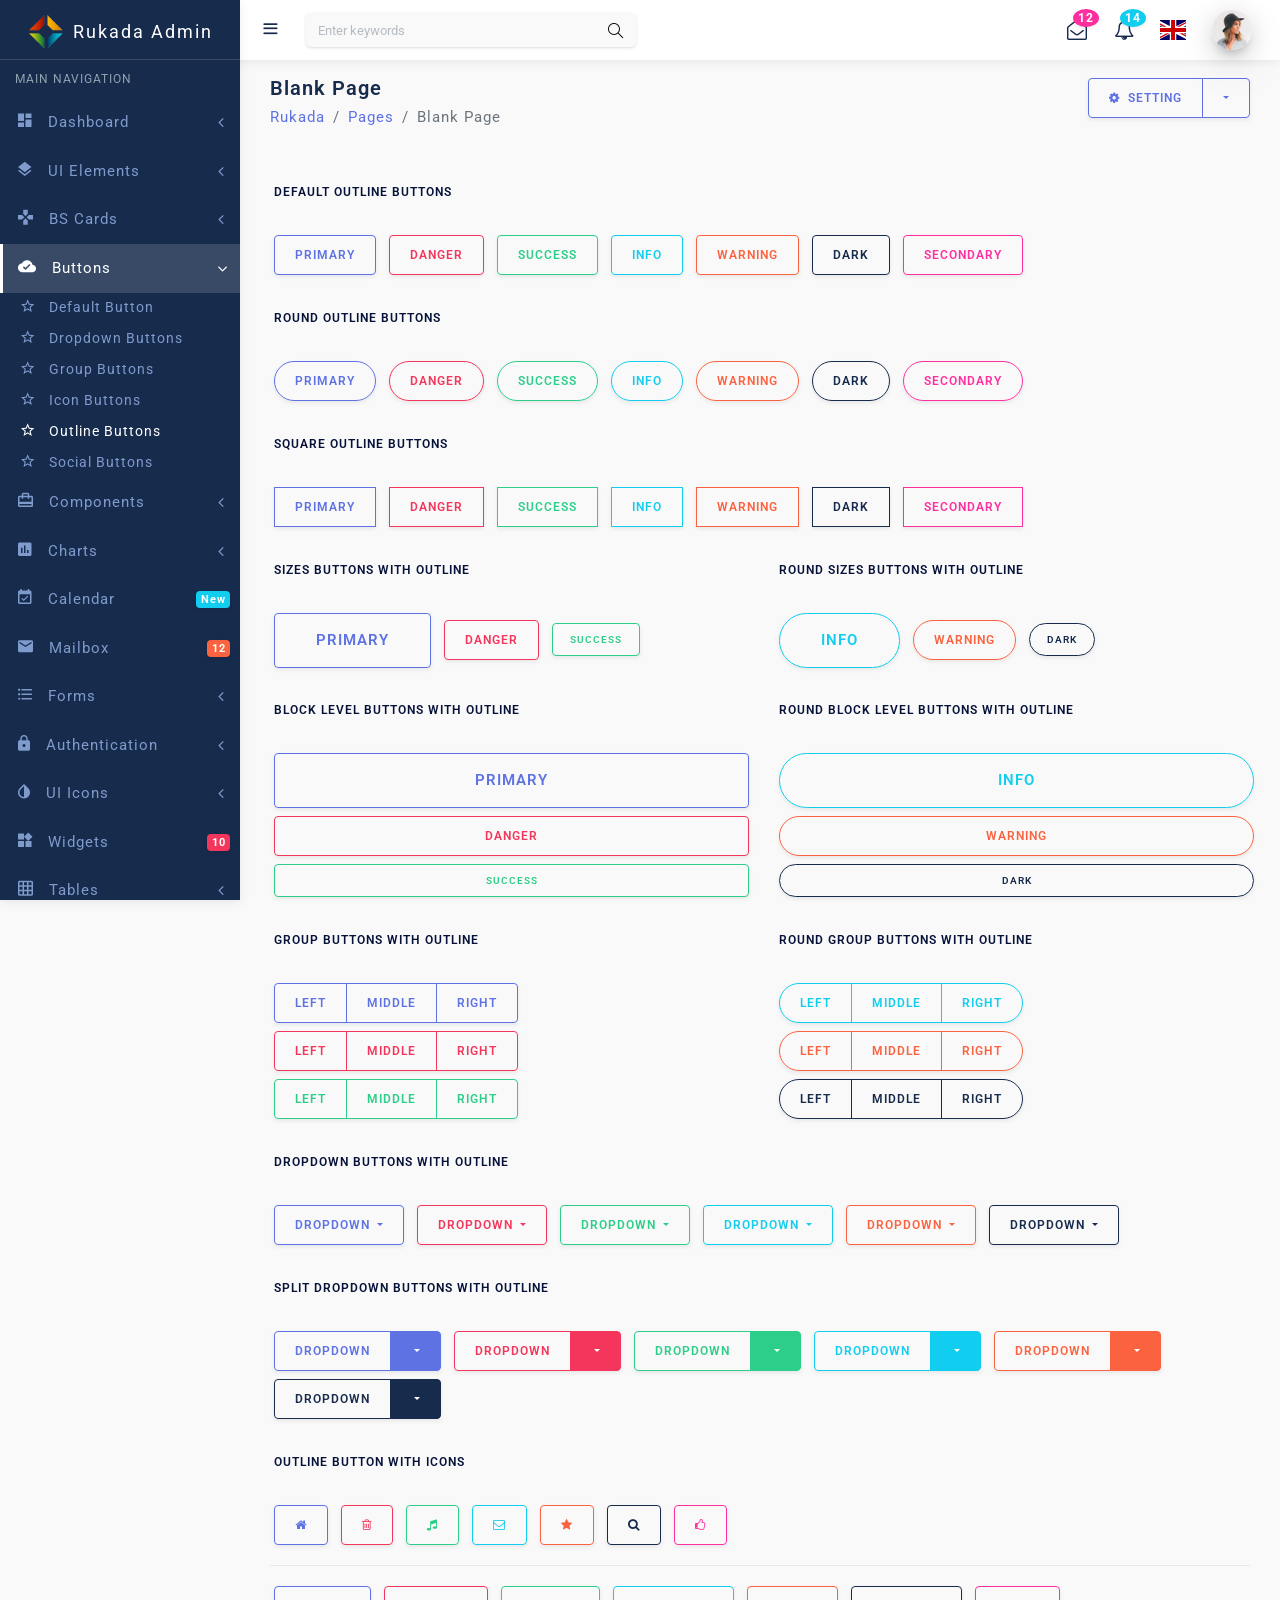
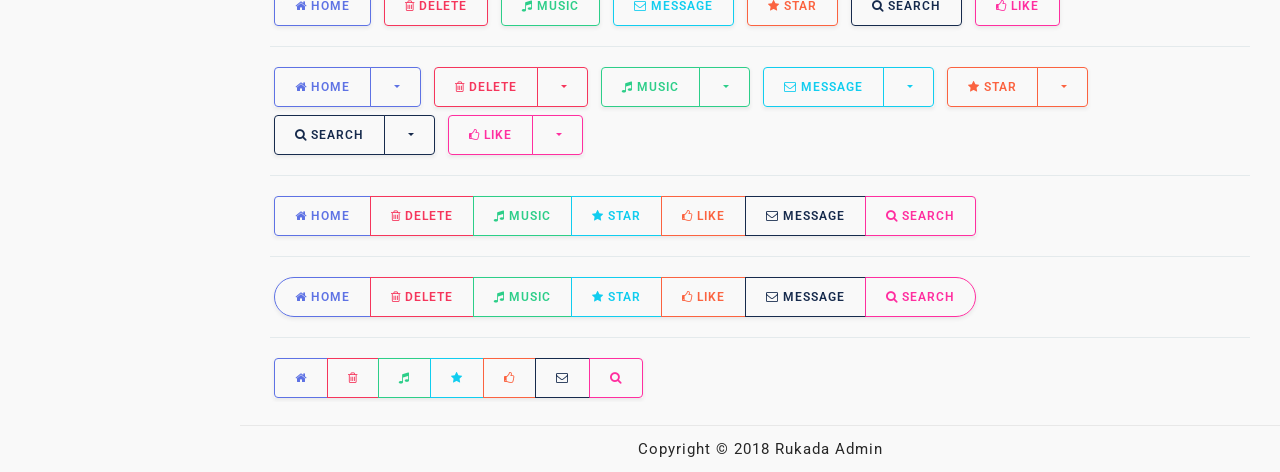
<file: color-admin/buttons-outline-buttons.html>
<!DOCTYPE html>
<html lang="en">

<!-- Mirrored from codervent.com/rukada/color-admin/buttons-outline-buttons.html by HTTrack Website Copier/3.x [XR&CO'2014], Sat, 09 Nov 2019 15:04:18 GMT -->
<head>
  <meta charset="utf-8"/>
  <meta http-equiv="X-UA-Compatible" content="IE=edge"/>
  <meta name="viewport" content="width=device-width, initial-scale=1, shrink-to-fit=no"/>
  <meta name="description" content=""/>
  <meta name="author" content=""/>
  <title>Rukada - Responsive Bootstrap4  Admin Dashboard Template</title>
  <!--favicon-->
  <link rel="icon" href="assets/images/favicon.ico" type="image/x-icon">
  <!-- simplebar CSS-->
  <link href="assets/plugins/simplebar/css/simplebar.css" rel="stylesheet"/>
  <!-- Bootstrap core CSS-->
  <link href="assets/css/bootstrap.min.css" rel="stylesheet"/>
  <!-- animate CSS-->
  <link href="assets/css/animate.css" rel="stylesheet" type="text/css"/>
  <!-- Icons CSS-->
  <link href="assets/css/icons.css" rel="stylesheet" type="text/css"/>
  <!-- Sidebar CSS-->
  <link href="assets/css/sidebar-menu.css" rel="stylesheet"/>
  <!-- Custom Style-->
  <link href="assets/css/app-style.css" rel="stylesheet"/>
  
  
</head>

<body>

<!-- Start wrapper-->
 <div id="wrapper">
 
  <!--Start sidebar-wrapper-->
   <div id="sidebar-wrapper" data-simplebar="" data-simplebar-auto-hide="true">
     <div class="brand-logo">
      <a href="index.html">
       <img src="assets/images/logo-icon.png" class="logo-icon" alt="logo icon">
       <h5 class="logo-text">Rukada Admin</h5>
     </a>
   </div>
   <ul class="sidebar-menu do-nicescrol">
      <li class="sidebar-header">MAIN NAVIGATION</li>
      <li>
        <a href="index.html" class="waves-effect">
          <i class="zmdi zmdi-view-dashboard"></i> <span>Dashboard</span> <i class="fa fa-angle-left pull-right"></i>
        </a>
        <ul class="sidebar-submenu">
          <li><a href="index.html"><i class="zmdi zmdi-star-outline"></i> Dashboard v1</a></li>
          <li><a href="index2.html"><i class="zmdi zmdi-star-outline"></i> Dashboard v2</a></li>
          <li><a href="index3.html"><i class="zmdi zmdi-star-outline"></i> Dashboard v3</a></li>
          <li><a href="index4.html"><i class="zmdi zmdi-star-outline"></i> Dashboard v4</a></li>
        </ul>
      </li>
      <li>
        <a href="javaScript:void();" class="waves-effect">
          <i class="zmdi zmdi-layers"></i>
          <span>UI Elements</span> <i class="fa fa-angle-left pull-right"></i>
        </a>
        <ul class="sidebar-submenu">
        <li><a href="ui-checkbox-radio.html"><i class="zmdi zmdi-star-outline"></i> Checkboxes & Radios</a></li>
        <li><a href="ui-nav-tabs.html"><i class="zmdi zmdi-star-outline"></i> Nav Tabs</a></li>
        <li><a href="ui-accordions.html"><i class="zmdi zmdi-star-outline"></i> Accordions</a></li>
        <li><a href="ui-modals.html"><i class="zmdi zmdi-star-outline"></i> Modals</a></li>
        <li><a href="ui-typography.html"><i class="zmdi zmdi-star-outline"></i> Typography</a></li>
        <li><a href="ui-list-groups.html"><i class="zmdi zmdi-star-outline"></i> List Groups</a></li>
        <li><a href="ui-bootstrap-elements.html"><i class="zmdi zmdi-star-outline"></i> BS Elements</a></li>
        <li><a href="ui-pagination.html"><i class="zmdi zmdi-star-outline"></i> Pagination</a></li>
        <li><a href="ui-alerts.html"><i class="zmdi zmdi-star-outline"></i> Alerts</a></li>
        <li><a href="ui-progressbars.html"><i class="zmdi zmdi-star-outline"></i> Progress Bars</a></li>
        <li><a href="ui-notification.html"><i class="zmdi zmdi-star-outline"></i> Notifications</a></li>
        <li><a href="ui-sweet-alert.html"><i class="zmdi zmdi-star-outline"></i> Sweet Alerts</a></li>
        </ul>
      </li>
      <li>
        <a href="javaScript:void();" class="waves-effect">
          <i class="zmdi zmdi-gamepad"></i> <span>BS Cards</span>
          <i class="fa fa-angle-left float-right"></i>
        </a>
        <ul class="sidebar-submenu">
          <li><a href="cards-image-cards.html"><i class="zmdi zmdi-star-outline"></i> Image Cards</a></li>
          <li><a href="cards-text-cards.html"><i class="zmdi zmdi-star-outline"></i> Text Cards</a></li>
          <li><a href="cards-profile-cards.html"><i class="zmdi zmdi-star-outline"></i> Profile Cards</a></li>
          <li><a href="cards-social-cards.html"><i class="zmdi zmdi-star-outline"></i> Social Cards</a></li>
        </ul>
      </li>
      <li>
        <a href="javaScript:void();" class="waves-effect">
          <i class="zmdi zmdi-cloud-done"></i> <span>Buttons</span>
          <i class="fa fa-angle-left float-right"></i>
        </a>
        <ul class="sidebar-submenu">
          <li><a href="buttons-default-button.html"><i class="zmdi zmdi-star-outline"></i> Default Button</a></li>
          <li><a href="buttons-dropdown-buttons.html"><i class="zmdi zmdi-star-outline"></i> Dropdown Buttons</a></li>
          <li><a href="buttons-group-buttons.html"><i class="zmdi zmdi-star-outline"></i> Group Buttons</a></li>
          <li><a href="buttons-icon-buttons.html"><i class="zmdi zmdi-star-outline"></i> Icon Buttons</a></li>
          <li><a href="buttons-outline-buttons.html"><i class="zmdi zmdi-star-outline"></i> Outline Buttons</a></li>
          <li><a href="buttons-social-buttons.html"><i class="zmdi zmdi-star-outline"></i> Social Buttons</a></li>
        </ul>
      </li>
      <li>
        <a href="javaScript:void();" class="waves-effect">
          <i class="zmdi zmdi-card-travel"></i>
          <span>Components</span>
          <i class="fa fa-angle-left pull-right"></i>
        </a>
        <ul class="sidebar-submenu">
          <li><a href="components-range-slider.html"><i class="zmdi zmdi-star-outline"></i> Range Sliders</a></li>
          <li><a href="components-image-carousel.html"><i class="zmdi zmdi-star-outline"></i> Image Carousels</a></li>
          <li><a href="components-grid-layouts.html"><i class="zmdi zmdi-star-outline"></i> Grid Layouts</a></li>
          <li><a href="components-tree-view-menu.html"><i class="zmdi zmdi-star-outline"></i> Tree View</a></li>
          <li><a href="components-nestable.html"><i class="zmdi zmdi-star-outline"></i> Nesteble</a></li>
          <li><a href="components-switcher-buttons.html"><i class="zmdi zmdi-star-outline"></i> Switcher Buttons</a></li>
          <li><a href="components-pricing-table.html"><i class="zmdi zmdi-star-outline"></i> Pricing Tables</a></li>
          <li><a href="components-vertical-timeline.html"><i class="zmdi zmdi-star-outline"></i> Vertical Timeline</a></li>
          <li><a href="components-horizontal-timeline.html"><i class="zmdi zmdi-star-outline"></i> Horizontal Timeline</a></li>
          <li><a href="components-fancy-lightbox.html"><i class="zmdi zmdi-star-outline"></i> Fancy Lightbox</a></li>          
          <li><a href="components-color-palette.html"><i class="zmdi zmdi-star-outline"></i> Color Palette</a></li>
        </ul>
      </li>
      <li>
        <a href="javaScript:void();" class="waves-effect">
          <i class="zmdi zmdi-chart"></i> <span>Charts</span>
          <i class="fa fa-angle-left float-right"></i>
        </a>
        <ul class="sidebar-submenu">
          <li><a href="charts-chartjs.html"><i class="zmdi zmdi-star-outline"></i> Chart JS</a></li>
          <li><a href="charts-morris.html"><i class="zmdi zmdi-star-outline"></i> Morris Charts</a></li>
          <li><a href="charts-sparkline.html"><i class="zmdi zmdi-star-outline"></i> Sparkline Charts</a></li>
          <li><a href="charts-peity.html"><i class="zmdi zmdi-star-outline"></i> Peity Charts</a></li>
          <li><a href="charts-c3-charts.html"><i class="zmdi zmdi-star-outline"></i> C3 Charts</a></li>
          <li><a href="charts-other.html"><i class="zmdi zmdi-star-outline"></i> Other Charts</a></li>
          <li><a href="charts-flot.html"><i class="zmdi zmdi-star-outline"></i> Flot Chart</a></li>
        </ul>
       </li>
      <li>
        <a href="calendar.html" class="waves-effect">
          <i class="zmdi zmdi-calendar-check"></i> <span>Calendar</span>
          <small class="badge float-right badge-info">New</small>
        </a>
      </li>
    
      <li>
        <a href="javaScript:void();" class="waves-effect">
          <i class="zmdi zmdi-email"></i>
          <span>Mailbox</span>
           <small class="badge float-right badge-warning">12</small>
        </a>
        <ul class="sidebar-submenu">
          <li><a href="mail-inbox.html"><i class="zmdi zmdi-star-outline"></i> Inbox</a></li>
          <li><a href="mail-compose.html"><i class="zmdi zmdi-star-outline"></i> Compose</a></li>
          <li><a href="mail-read.html"><i class="zmdi zmdi-star-outline"></i> Read Mail</a></li>
        </ul>
      </li>
      
      <li>
        <a href="javaScript:void();" class="waves-effect">
          <i class="zmdi zmdi-format-list-bulleted"></i> <span>Forms</span>
          <i class="fa fa-angle-left pull-right"></i>
        </a>
        <ul class="sidebar-submenu">
          <li><a href="form-inputs.html"><i class="zmdi zmdi-star-outline"></i> Basic Inputs</a></li>
          <li><a href="form-input-group.html"><i class="zmdi zmdi-star-outline"></i> Input Groups</a></li>
          <li><a href="form-layouts.html"><i class="zmdi zmdi-star-outline"></i> Form Layouts</a></li>
          <li><a href="form-advanced.html"><i class="zmdi zmdi-star-outline"></i> Form Advanced</a></li>
          <li><a href="form-uploads.html"><i class="zmdi zmdi-star-outline"></i> Form Uploads</a></li>
          <li><a href="form-validation.html"><i class="zmdi zmdi-star-outline"></i> Form Validation</a></li>
          <li><a href="form-step-wizard.html"><i class="zmdi zmdi-star-outline"></i> Form Wizard</a></li>
          <li><a href="form-text-editor.html"><i class="zmdi zmdi-star-outline"></i> Form Editor</a></li>
        </ul>
      </li>

      <li>
        <a href="javaScript:void();" class="waves-effect">
          <i class="zmdi zmdi-lock"></i> <span>Authentication</span>
          <i class="fa fa-angle-left float-right"></i>
        </a>
        <ul class="sidebar-submenu">
          <li><a href="authentication-signin.html"><i class="zmdi zmdi-star-outline"></i> SignIn 1</a></li>
          <li><a href="authentication-signup.html"><i class="zmdi zmdi-star-outline"></i> SignUp 1</a></li>
          <li><a href="authentication-lock-screen.html"><i class="zmdi zmdi-star-outline"></i> Lock Screen</a></li>
          <li><a href="authentication-reset-password.html"><i class="zmdi zmdi-star-outline"></i> Reset Password 1</a></li>
        </ul>
       </li>

      <li>
        <a href="javaScript:void();" class="waves-effect">
          <i class="zmdi zmdi-invert-colors"></i> <span>UI Icons</span>
          <i class="fa fa-angle-left float-right"></i>
        </a>
        <ul class="sidebar-submenu">
          <li><a href="icons-font-awesome.html"><i class="zmdi zmdi-star-outline"></i> Font Awesome</a></li>
          <li><a href="icons-material-designs.html"><i class="zmdi zmdi-star-outline"></i> Material Design</a></li>
          <li><a href="icons-themify.html"><i class="zmdi zmdi-star-outline"></i> Themify Icons</a></li>
          <li><a href="icons-simple-line-icons.html"><i class="zmdi zmdi-star-outline"></i> Line Icons</a></li>
          <li><a href="icons-flags.html"><i class="zmdi zmdi-star-outline"></i> Flag Icons</a></li>
        </ul>
      </li>
    
       <li>
        <a href="widgets.html" class="waves-effect">
          <i class="zmdi zmdi-widgets"></i> <span>Widgets</span>
          <small class="badge float-right badge-danger">10</small>
        </a>
      </li>
     
     <li>
        <a href="javaScript:void();" class="waves-effect">
          <i class="zmdi zmdi-grid"></i> <span>Tables</span>
          <i class="fa fa-angle-left float-right"></i>
        </a>
        <ul class="sidebar-submenu">
          <li><a href="table-simple-tables.html"><i class="zmdi zmdi-star-outline"></i> Simple Tables</a></li>
          <li><a href="table-header-tables.html"><i class="zmdi zmdi-star-outline"></i> Header Tables</a></li>
          <li><a href="table-color-tables.html"><i class="zmdi zmdi-star-outline"></i> Color Tables</a></li>
          <li><a href="table-striped-color-tables.html"><i class="zmdi zmdi-star-outline"></i> Striped Color Tables</a></li>
          <li><a href="table-data-tables.html"><i class="zmdi zmdi-star-outline"></i> Data Tables</a></li>
        </ul>
       </li>
     
     <li>
        <a href="javaScript:void();" class="waves-effect">
          <i class="zmdi zmdi-map"></i> <span>Maps</span>
          <i class="fa fa-angle-left float-right"></i>
        </a>
        <ul class="sidebar-submenu">
          <li><a href="maps-google.html"><i class="zmdi zmdi-star-outline"></i> Google Maps</a></li>
          <li><a href="maps-vector.html"><i class="zmdi zmdi-star-outline"></i> Vector Maps</a></li>
        </ul>
       </li>
     
      <li>
        <a href="javaScript:void();" class="waves-effect">
          <i class="zmdi zmdi-collection-folder-image"></i> <span>Sample Pages</span>
          <i class="fa fa-angle-left float-right"></i>
        </a>
        <ul class="sidebar-submenu">
              <li><a href="pages-invoice.html"><i class="zmdi zmdi-star-outline"></i> Invoice</a></li>
          <li><a href="pages-user-profile.html"><i class="zmdi zmdi-star-outline"></i> User Profile</a></li>
          <li><a href="pages-blank-page.html"><i class="zmdi zmdi-star-outline"></i> Blank Page</a></li>
              <li><a href="pages-coming-soon.html"><i class="zmdi zmdi-star-outline"></i> Coming Soon</a></li>
          <li><a href="pages-403.html"><i class="zmdi zmdi-star-outline"></i> 403 Error</a></li>
          <li><a href="pages-404.html"><i class="zmdi zmdi-star-outline"></i> 404 Error</a></li>
          <li><a href="pages-500.html"><i class="zmdi zmdi-star-outline"></i> 500 Error</a></li>
        </ul>
       </li>

      <li>
        <a href="javaScript:void();" class="waves-effect">
          <i class="fa fa-share"></i> <span>Multilevel</span>
          <i class="fa fa-angle-left pull-right"></i>
        </a>
        <ul class="sidebar-submenu">
          <li><a href="javaScript:void();"><i class="zmdi zmdi-star-outline"></i> Level One</a></li>
          <li>
            <a href="javaScript:void();"><i class="zmdi zmdi-star-outline"></i> Level One <i class="fa fa-angle-left pull-right"></i></a>
            <ul class="sidebar-submenu">
              <li><a href="javaScript:void();"><i class="zmdi zmdi-star-outline"></i> Level Two</a></li>
              <li>
                <a href="javaScript:void();"><i class="zmdi zmdi-star-outline"></i> Level Two <i class="fa fa-angle-left pull-right"></i></a>
                <ul class="sidebar-submenu">
                  <li><a href="javaScript:void();"><i class="zmdi zmdi-star-outline"></i> Level Three</a></li>
                  <li><a href="javaScript:void();"><i class="zmdi zmdi-star-outline"></i> Level Three</a></li>
                </ul>
              </li>
            </ul>
          </li>
          <li><a href="javaScript:void();" class="waves-effect"><i class="zmdi zmdi-star-outline"></i> Level One</a></li>
        </ul>
      </li>
      <li class="sidebar-header">LABELS</li>
      <li><a href="javaScript:void();" class="waves-effect"><i class="zmdi zmdi-coffee text-danger"></i> <span>Important</span></a></li>
      <li><a href="javaScript:void();" class="waves-effect"><i class="zmdi zmdi-chart-donut text-success"></i> <span>Warning</span></a></li>
      <li><a href="javaScript:void();" class="waves-effect"><i class="zmdi zmdi-share text-info"></i> <span>Information</span></a></li>
    </ul>
   
   </div>
   <!--End sidebar-wrapper-->

<!--Start topbar header-->
<header class="topbar-nav">
 <nav class="navbar navbar-expand fixed-top bg-white">
  <ul class="navbar-nav mr-auto align-items-center">
    <li class="nav-item">
      <a class="nav-link toggle-menu" href="javascript:void();">
       <i class="icon-menu menu-icon"></i>
     </a>
    </li>
    <li class="nav-item">
      <form class="search-bar">
        <input type="text" class="form-control" placeholder="Enter keywords">
         <a href="javascript:void();"><i class="icon-magnifier"></i></a>
      </form>
    </li>
  </ul>
     
  <ul class="navbar-nav align-items-center right-nav-link">
    <li class="nav-item dropdown-lg">
      <a class="nav-link dropdown-toggle dropdown-toggle-nocaret waves-effect" data-toggle="dropdown" href="javascript:void();">
      <i class="fa fa-envelope-open-o"></i><span class="badge badge-secondary badge-up">12</span></a>
      <div class="dropdown-menu dropdown-menu-right">
        <ul class="list-group list-group-flush">
         <li class="list-group-item d-flex justify-content-between align-items-center">
          You have 12 new messages
          <span class="badge badge-secondary">12</span>
          </li>
          <li class="list-group-item">
          <a href="javaScript:void();">
           <div class="media">
             <div class="avatar"><img class="align-self-start mr-3" src="assets/images/avatars/avatar-5.png" alt="user avatar"></div>
            <div class="media-body">
            <h6 class="mt-0 msg-title">Jhon Deo</h6>
            <p class="msg-info">Lorem ipsum dolor sit amet...</p>
            <small>Today, 4:10 PM</small>
            </div>
          </div>
          </a>
          </li>
          <li class="list-group-item">
          <a href="javaScript:void();">
           <div class="media">
             <div class="avatar"><img class="align-self-start mr-3" src="assets/images/avatars/avatar-6.png" alt="user avatar"></div>
            <div class="media-body">
            <h6 class="mt-0 msg-title">Sara Jen</h6>
            <p class="msg-info">Lorem ipsum dolor sit amet...</p>
            <small>Yesterday, 8:30 AM</small>
            </div>
          </div>
          </a>
          </li>
          <li class="list-group-item">
          <a href="javaScript:void();">
           <div class="media">
             <div class="avatar"><img class="align-self-start mr-3" src="assets/images/avatars/avatar-7.png" alt="user avatar"></div>
            <div class="media-body">
            <h6 class="mt-0 msg-title">Dannish Josh</h6>
            <p class="msg-info">Lorem ipsum dolor sit amet...</p>
             <small>5/11/2018, 2:50 PM</small>
            </div>
          </div>
          </a>
          </li>
          <li class="list-group-item">
          <a href="javaScript:void();">
           <div class="media">
             <div class="avatar"><img class="align-self-start mr-3" src="assets/images/avatars/avatar-8.png" alt="user avatar"></div>
            <div class="media-body">
            <h6 class="mt-0 msg-title">Katrina Mccoy</h6>
            <p class="msg-info">Lorem ipsum dolor sit amet.</p>
            <small>1/11/2018, 2:50 PM</small>
            </div>
          </div>
          </a>
          </li>
          <li class="list-group-item"><a href="javaScript:void();">See All Messages</a></li>
        </ul>
        </div>
    </li>
    <li class="nav-item dropdown-lg">
      <a class="nav-link dropdown-toggle dropdown-toggle-nocaret waves-effect" data-toggle="dropdown" href="javascript:void();">
    <i class="fa fa-bell-o"></i><span class="badge badge-info badge-up">14</span></a>
      <div class="dropdown-menu dropdown-menu-right">
        <ul class="list-group list-group-flush">
          <li class="list-group-item d-flex justify-content-between align-items-center">
          You have 14 Notifications
          <span class="badge badge-info">14</span>
          </li>
          <li class="list-group-item">
          <a href="javaScript:void();">
           <div class="media">
             <i class="zmdi zmdi-accounts fa-2x mr-3 text-primary"></i>
            <div class="media-body">
            <h6 class="mt-0 msg-title">New Registered Users</h6>
            <p class="msg-info">Lorem ipsum dolor sit amet...</p>
            </div>
          </div>
          </a>
          </li>
          <li class="list-group-item">
          <a href="javaScript:void();">
           <div class="media">
             <i class="zmdi zmdi-coffee fa-2x mr-3 text-success"></i>
            <div class="media-body">
            <h6 class="mt-0 msg-title">New Received Orders</h6>
            <p class="msg-info">Lorem ipsum dolor sit amet...</p>
            </div>
          </div>
          </a>
          </li>
          <li class="list-group-item">
          <a href="javaScript:void();">
           <div class="media">
             <i class="zmdi zmdi-notifications-active fa-2x mr-3 text-secondary"></i>
            <div class="media-body">
            <h6 class="mt-0 msg-title">New Updates</h6>
            <p class="msg-info">Lorem ipsum dolor sit amet...</p>
            </div>
          </div>
          </a>
          </li>
          <li class="list-group-item"><a href="javaScript:void();">See All Notifications</a></li>
        </ul>
      </div>
    </li>
    <li class="nav-item language">
      <a class="nav-link dropdown-toggle dropdown-toggle-nocaret waves-effect" data-toggle="dropdown" href="#"><i class="flag-icon flag-icon-gb"></i></a>
      <ul class="dropdown-menu dropdown-menu-right">
          <li class="dropdown-item"> <i class="flag-icon flag-icon-gb mr-2"></i> English</li>
          <li class="dropdown-item"> <i class="flag-icon flag-icon-fr mr-2"></i> French</li>
          <li class="dropdown-item"> <i class="flag-icon flag-icon-cn mr-2"></i> Chinese</li>
          <li class="dropdown-item"> <i class="flag-icon flag-icon-de mr-2"></i> German</li>
        </ul>
    </li>
    <li class="nav-item">
      <a class="nav-link dropdown-toggle dropdown-toggle-nocaret" data-toggle="dropdown" href="#">
        <span class="user-profile"><img src="assets/images/avatars/avatar-13.png" class="img-circle" alt="user avatar"></span>
      </a>
      <ul class="dropdown-menu dropdown-menu-right">
       <li class="dropdown-item user-details">
        <a href="javaScript:void();">
           <div class="media">
             <div class="avatar"><img class="align-self-start mr-3" src="assets/images/avatars/avatar-13.png" alt="user avatar"></div>
            <div class="media-body">
            <h6 class="mt-2 user-title">Katrina Mccoy</h6>
            <p class="user-subtitle">mccoy@example.com</p>
            </div>
           </div>
          </a>
        </li>
        <li class="dropdown-divider"></li>
        <li class="dropdown-item"><i class="icon-envelope mr-2"></i> Inbox</li>
        <li class="dropdown-divider"></li>
        <li class="dropdown-item"><i class="icon-wallet mr-2"></i> Account</li>
        <li class="dropdown-divider"></li>
        <li class="dropdown-item"><i class="icon-settings mr-2"></i> Setting</li>
        <li class="dropdown-divider"></li>
        <li class="dropdown-item"><i class="icon-power mr-2"></i> Logout</li>
      </ul>
    </li>
  </ul>
</nav>
</header>
<!--End topbar header-->

<div class="clearfix"></div>
	
  <div class="content-wrapper">
    <div class="container-fluid">
    <!-- Breadcrumb-->
     <div class="row pt-2 pb-2">
        <div class="col-sm-9">
		    <h4 class="page-title">Blank Page</h4>
		    <ol class="breadcrumb">
            <li class="breadcrumb-item"><a href="javaScript:void();">Rukada</a></li>
            <li class="breadcrumb-item"><a href="javaScript:void();">Pages</a></li>
            <li class="breadcrumb-item active" aria-current="page">Blank Page</li>
         </ol>
	   </div>
	   <div class="col-sm-3">
       <div class="btn-group float-sm-right">
        <button type="button" class="btn btn-outline-primary waves-effect waves-light"><i class="fa fa-cog mr-1"></i> Setting</button>
        <button type="button" class="btn btn-outline-primary dropdown-toggle dropdown-toggle-split waves-effect waves-light" data-toggle="dropdown">
        <span class="caret"></span>
        </button>
        <div class="dropdown-menu">
          <a href="javaScript:void();" class="dropdown-item">Action</a>
          <a href="javaScript:void();" class="dropdown-item">Another action</a>
          <a href="javaScript:void();" class="dropdown-item">Something else here</a>
          <div class="dropdown-divider"></div>
          <a href="javaScript:void();" class="dropdown-item">Separated link</a>
        </div>
      </div>
     </div>
     </div>

    <!-- End Breadcrumb-->

      <!--Default Outline Buttons-->
      <div class="row">
        <div class="col-lg-12">
          <div class="demo-heading">Default Outline Buttons</div> 
            <button type="button" class="btn btn-outline-primary waves-effect waves-light m-1">PRIMARY</button>
            <button type="button" class="btn btn-outline-danger waves-effect waves-light m-1">DANGER</button>
            <button type="button" class="btn btn-outline-success waves-effect waves-light m-1">SUCCESS</button>
            <button type="button" class="btn btn-outline-info waves-effect waves-light m-1">INFO</button>
            <button type="button" class="btn btn-outline-warning waves-effect waves-light m-1">WARNING</button>
            <button type="button" class="btn btn-outline-dark waves-effect waves-light m-1">DARK</button>
            <button type="button" class="btn btn-outline-secondary waves-effect waves-light m-1">SECONDARY</button>
           </div>
      </div><!--end row-->

       <!--Round Outline Buttons-->
      <div class="row">
        <div class="col-lg-12">
          <div class="demo-heading">Round Outline Buttons</div> 
            <button type="button" class="btn btn-outline-primary btn-round waves-effect waves-light m-1">PRIMARY</button>
            <button type="button" class="btn btn-outline-danger btn-round waves-effect waves-light m-1">DANGER</button>
            <button type="button" class="btn btn-outline-success btn-round waves-effect waves-light m-1">SUCCESS</button>
            <button type="button" class="btn btn-outline-info btn-round waves-effect waves-light m-1">INFO</button>
            <button type="button" class="btn btn-outline-warning btn-round waves-effect waves-light m-1">WARNING</button>
            <button type="button" class="btn btn-outline-dark btn-round waves-effect waves-light m-1">DARK</button>
            <button type="button" class="btn btn-outline-secondary btn-round waves-effect waves-light m-1">SECONDARY</button>
           </div>
      </div><!--end row-->

      <!--square Outline Buttons-->
      <div class="row">
        <div class="col-lg-12">
          <div class="demo-heading">Square Outline Buttons</div> 
            <button type="button" class="btn btn-outline-primary btn-square waves-effect waves-light m-1">PRIMARY</button>
            <button type="button" class="btn btn-outline-danger btn-square waves-effect waves-light m-1">DANGER</button>
            <button type="button" class="btn btn-outline-success btn-square waves-effect waves-light m-1">SUCCESS</button>
            <button type="button" class="btn btn-outline-info btn-square waves-effect waves-light m-1">INFO</button>
            <button type="button" class="btn btn-outline-warning btn-square waves-effect waves-light m-1">WARNING</button>
            <button type="button" class="btn btn-outline-dark btn-square waves-effect waves-light m-1">DARK</button>
            <button type="button" class="btn btn-outline-secondary btn-square waves-effect waves-light m-1">SECONDARY</button>
           </div>
      </div><!--end row-->


      <div class="row">
        <div class="col-lg-6">
           <div class="demo-heading">Sizes Buttons With Outline</div> 
            <button type="button" class="btn btn-outline-primary btn-lg waves-effect waves-light m-1">PRIMARY</button>
            <button type="button" class="btn btn-outline-danger  waves-effect waves-light m-1">DANGER</button>
            <button type="button" class="btn btn-outline-success btn-sm waves-effect waves-light m-1">SUCCESS</button>
        </div>
        <div class="col-lg-6">
           <div class="demo-heading">Round Sizes Buttons With Outline</div> 
           <button type="button" class="btn btn-outline-info btn-lg btn-round waves-effect waves-light m-1">INFO</button>
           <button type="button" class="btn btn-outline-warning btn-round waves-effect waves-light m-1">WARNING</button>
           <button type="button" class="btn btn-outline-dark btn-sm btn-round waves-effect waves-light m-1">DARK</button>
        </div>
      </div><!--end row-->

      <div class="row">
        <div class="col-lg-6">
           <div class="demo-heading">Block Level Buttons With Outline</div> 
            <button type="button" class="btn btn-outline-primary btn-lg btn-block waves-effect waves-light m-1">PRIMARY</button>
            <button type="button" class="btn btn-outline-danger btn-block waves-effect waves-light m-1">DANGER</button>
            <button type="button" class="btn btn-outline-success btn-sm btn-block waves-effect waves-light m-1">SUCCESS</button>
        </div>
        <div class="col-lg-6">
           <div class="demo-heading">Round Block Level Buttons With Outline</div> 
           <button type="button" class="btn btn-outline-info btn-lg btn-round btn-block waves-effect waves-light m-1">INFO</button>
           <button type="button" class="btn btn-outline-warning btn-round btn-block waves-effect waves-light m-1">WARNING</button>
           <button type="button" class="btn btn-outline-dark btn-sm btn-round btn-block waves-effect waves-light m-1">DARK</button>
        </div>
      </div><!--end row-->


      <div class="row">
        <div class="col-lg-6">
           <div class="demo-heading">Group Buttons With Outline</div> 
            <div class="btn-group m-1">
             <button type="button" class="btn btn-outline-primary waves-effect waves-light">LEFT</button>
             <button type="button" class="btn btn-outline-primary waves-effect waves-light">MIDDLE</button>
             <button type="button" class="btn btn-outline-primary waves-effect waves-light">RIGHT</button>
            </div>
            <div class="btn-group m-1">
            <button type="button" class="btn btn-outline-danger waves-effect waves-light">LEFT</button>
            <button type="button" class="btn btn-outline-danger waves-effect waves-light">MIDDLE</button>
            <button type="button" class="btn btn-outline-danger waves-effect waves-light">RIGHT</button>
          </div>
           <div class="btn-group m-1">
             <button type="button" class="btn btn-outline-success waves-effect waves-light">LEFT</button>
             <button type="button" class="btn btn-outline-success waves-effect waves-light">MIDDLE</button>
             <button type="button" class="btn btn-outline-success waves-effect waves-light">RIGHT</button>
          </div>
        </div>
        <div class="col-lg-6">
           <div class="demo-heading">Round Group Buttons With Outline</div> 
           <div class="btn-group group-round m-1">
             <button type="button" class="btn btn-outline-info waves-effect waves-light">LEFT</button>
             <button type="button" class="btn btn-outline-info waves-effect waves-light">MIDDLE</button>
             <button type="button" class="btn btn-outline-info waves-effect waves-light">RIGHT</button>
             </div>
            <div class="btn-group group-round m-1">
             <button type="button" class="btn btn-outline-warning waves-effect waves-light">LEFT</button>
             <button type="button" class="btn btn-outline-warning waves-effect waves-light">MIDDLE</button>
             <button type="button" class="btn btn-outline-warning waves-effect waves-light">RIGHT</button>
            </div>
            <div class="btn-group group-round m-1">
             <button type="button" class="btn btn-outline-dark waves-effect waves-light">LEFT</button>
             <button type="button" class="btn btn-outline-dark waves-effect waves-light">MIDDLE</button>
             <button type="button" class="btn btn-outline-dark waves-effect waves-light">RIGHT</button>
            </div>
        </div>
      </div><!--end row-->


      <!--Dropdown Buttons With Outline-->
      <div class="row">
        <div class="col-lg-12">
          <div class="demo-heading">Dropdown Buttons With Outline</div> 
           <div class="btn-group m-1" role="group">
                  <button type="button" class="btn btn-outline-primary waves-effect waves-light dropdown-toggle" data-toggle="dropdown" aria-haspopup="true" aria-expanded="false">
                    Dropdown
                  </button>
                  <div class="dropdown-menu">
                    <a href="javaScript:void();" class="dropdown-item">Action</a>
                    <a href="javaScript:void();" class="dropdown-item">Another action</a>
                    <a href="javaScript:void();" class="dropdown-item">Something else here</a>
                    <div class="dropdown-divider"></div>
                    <a href="javaScript:void();" class="dropdown-item">Separated link</a>
                  </div>
                </div>
                <div class="btn-group m-1" role="group">
                  <button type="button" class="btn btn-outline-danger waves-effect waves-light dropdown-toggle" data-toggle="dropdown" aria-haspopup="true" aria-expanded="false">
                    Dropdown
                  </button>
                  <div class="dropdown-menu">
                    <a href="javaScript:void();" class="dropdown-item">Action</a>
                    <a href="javaScript:void();" class="dropdown-item">Another action</a>
                    <a href="javaScript:void();" class="dropdown-item">Something else here</a>
                    <div class="dropdown-divider"></div>
                    <a href="javaScript:void();" class="dropdown-item">Separated link</a>
                  </div>
                </div>
                <div class="btn-group m-1" role="group">
                  <button type="button" class="btn btn-outline-success waves-effect waves-light dropdown-toggle" data-toggle="dropdown" aria-haspopup="true" aria-expanded="false">
                    Dropdown
                  </button>
                  <div class="dropdown-menu">
                    <a href="javaScript:void();" class="dropdown-item">Action</a>
                    <a href="javaScript:void();" class="dropdown-item">Another action</a>
                    <a href="javaScript:void();" class="dropdown-item">Something else here</a>
                    <div class="dropdown-divider"></div>
                    <a href="javaScript:void();" class="dropdown-item">Separated link</a>
                  </div>
                </div>
                <div class="btn-group m-1" role="group">
                  <button type="button" class="btn btn-outline-info waves-effect waves-light dropdown-toggle" data-toggle="dropdown" aria-haspopup="true" aria-expanded="false">
                    Dropdown
                  </button>
                  <div class="dropdown-menu">
                    <a href="javaScript:void();" class="dropdown-item">Action</a>
                    <a href="javaScript:void();" class="dropdown-item">Another action</a>
                    <a href="javaScript:void();" class="dropdown-item">Something else here</a>
                    <div class="dropdown-divider"></div>
                    <a href="javaScript:void();" class="dropdown-item">Separated link</a>
                  </div>
                </div>
                <div class="btn-group m-1" role="group">
                  <button type="button" class="btn btn-outline-warning  waves-effect waves-light dropdown-toggle" data-toggle="dropdown" aria-haspopup="true" aria-expanded="false">
                    Dropdown
                  </button>
                  <div class="dropdown-menu">
                    <a href="javaScript:void();" class="dropdown-item">Action</a>
                    <a href="javaScript:void();" class="dropdown-item">Another action</a>
                    <a href="javaScript:void();" class="dropdown-item">Something else here</a>
                    <div class="dropdown-divider"></div>
                    <a href="javaScript:void();" class="dropdown-item">Separated link</a>
                  </div>
                </div>
                <div class="btn-group m-1" role="group">
                  <button type="button" class="btn btn-outline-dark waves-effect waves-light dropdown-toggle" data-toggle="dropdown" aria-haspopup="true" aria-expanded="false">
                    Dropdown
                  </button>
                  <div class="dropdown-menu">
                    <a href="javaScript:void();" class="dropdown-item">Action</a>
                    <a href="javaScript:void();" class="dropdown-item">Another action</a>
                    <a href="javaScript:void();" class="dropdown-item">Something else here</a>
                    <div class="dropdown-divider"></div>
                    <a href="javaScript:void();" class="dropdown-item">Separated link</a>
                  </div>
                </div>
           </div>
      </div><!--end row-->


      <!--Split Dropdown Buttons With Outline-->
      <div class="row">
        <div class="col-lg-12">
          <div class="demo-heading">Split Dropdown Buttons With Outline</div> 
            <div class="btn-group m-1">
                  <button type="button" class="btn btn-outline-primary waves-effect waves-light">Dropdown</button>
                  <button type="button" class="btn btn-primary dropdown-toggle waves-effect waves-light" data-toggle="dropdown">
                    <span class="caret"></span>
                  </button>
                  <div class="dropdown-menu">
                    <a href="javaScript:void();" class="dropdown-item">Action</a>
                    <a href="javaScript:void();" class="dropdown-item">Another action</a>
                    <a href="javaScript:void();" class="dropdown-item">Something else here</a>
                    <div class="dropdown-divider"></div>
                    <a href="javaScript:void();" class="dropdown-item">Separated link</a>
                  </div>
                </div>
                <div class="btn-group m-1">
                  <button type="button" class="btn btn-outline-danger waves-effect waves-light">Dropdown</button>
                  <button type="button" class="btn btn-danger dropdown-toggle waves-effect waves-light" data-toggle="dropdown">
                    <span class="caret"></span>
                  </button>
                  <div class="dropdown-menu">
                    <a href="javaScript:void();" class="dropdown-item">Action</a>
                    <a href="javaScript:void();" class="dropdown-item">Another action</a>
                    <a href="javaScript:void();" class="dropdown-item">Something else here</a>
                    <div class="dropdown-divider"></div>
                    <a href="javaScript:void();" class="dropdown-item">Separated link</a>
                  </div>
                </div>
                <div class="btn-group m-1">
                  <button type="button" class="btn btn-outline-success waves-effect waves-light">Dropdown</button>
                  <button type="button" class="btn btn-success dropdown-toggle waves-effect waves-light" data-toggle="dropdown">
                    <span class="caret"></span>
                  </button>
                  <div class="dropdown-menu">
                    <a href="javaScript:void();" class="dropdown-item">Action</a>
                    <a href="javaScript:void();" class="dropdown-item">Another action</a>
                    <a href="javaScript:void();" class="dropdown-item">Something else here</a>
                    <div class="dropdown-divider"></div>
                    <a href="javaScript:void();" class="dropdown-item">Separated link</a>
                  </div>
                </div>
                <div class="btn-group m-1">
                  <button type="button" class="btn btn-outline-info waves-effect waves-light">Dropdown</button>
                  <button type="button" class="btn btn-info dropdown-toggle waves-effect waves-light" data-toggle="dropdown">
                    <span class="caret"></span>
                  </button>
                  <div class="dropdown-menu">
                    <a href="javaScript:void();" class="dropdown-item">Action</a>
                    <a href="javaScript:void();" class="dropdown-item">Another action</a>
                    <a href="javaScript:void();" class="dropdown-item">Something else here</a>
                    <div class="dropdown-divider"></div>
                    <a href="javaScript:void();" class="dropdown-item">Separated link</a>
                  </div>
                </div>
                <div class="btn-group m-1">
                  <button type="button" class="btn btn-outline-warning waves-effect waves-light">Dropdown</button>
                  <button type="button" class="btn btn-warning dropdown-toggle waves-effect waves-light" data-toggle="dropdown">
                    <span class="caret"></span>
                  </button>
                  <div class="dropdown-menu">
                    <a href="javaScript:void();" class="dropdown-item">Action</a>
                    <a href="javaScript:void();" class="dropdown-item">Another action</a>
                    <a href="javaScript:void();" class="dropdown-item">Something else here</a>
                    <div class="dropdown-divider"></div>
                    <a href="javaScript:void();" class="dropdown-item">Separated link</a>
                  </div>
                </div>
                <div class="btn-group m-1">
                  <button type="button" class="btn btn-outline-dark waves-effect waves-light">Dropdown</button>
                  <button type="button" class="btn btn-dark dropdown-toggle waves-effect waves-light" data-toggle="dropdown">
                    <span class="caret"></span>
                  </button>
                  <div class="dropdown-menu">
                    <a href="javaScript:void();" class="dropdown-item">Action</a>
                    <a href="javaScript:void();" class="dropdown-item">Another action</a>
                    <a href="javaScript:void();" class="dropdown-item">Something else here</a>
                    <div class="dropdown-divider"></div>
                    <a href="javaScript:void();" class="dropdown-item">Separated link</a>
                  </div>
                </div>
           </div>
      </div><!--end row-->


      <!--Outline Button With Icons-->
      <div class="row">
        <div class="col-lg-12">
          <div class="demo-heading">Outline Button With Icons</div> 
            <button type="button" class="btn btn-outline-primary waves-effect waves-light m-1"> <i class="fa fa-home"></i> </button>
               <button type="button" class="btn btn-outline-danger waves-effect waves-light m-1"> <i class="fa fa-trash-o"></i> </button>
               <button type="button" class="btn btn-outline-success waves-effect waves-light m-1"> <i class="fa fa-music"></i> </button>
               <button type="button" class="btn btn-outline-info waves-effect waves-light m-1"> <i class="fa fa fa-envelope-o"></i> </button>
               <button type="button" class="btn btn-outline-warning waves-effect waves-light m-1"> <i class="fa fa-star"></i> </button>
               <button type="button" class="btn btn-outline-dark waves-effect waves-light m-1"> <i class="fa fa-search"></i> </button>
               <button type="button" class="btn btn-outline-secondary waves-effect waves-light m-1"> <i class="fa fa-thumbs-o-up"></i> </button>
               <hr>
               <button type="button" class="btn btn-outline-primary waves-effect waves-light m-1"> <i class="fa fa-home"></i> <span>Home</span> </button>
               <button type="button" class="btn btn-outline-danger waves-effect waves-light m-1"> <i class="fa fa fa-trash-o"></i> <span>Delete</span> </button>
               <button type="button" class="btn btn-outline-success waves-effect waves-light m-1"> <i class="fa fa-music"></i> <span>Music</span> </button>
               <button type="button" class="btn btn-outline-info waves-effect waves-light m-1"> <i class="fa fa-envelope-o"></i> <span>Message</span> </button>
               <button type="button" class="btn btn-outline-warning waves-effect waves-light m-1"> <i class="fa fa-star"></i> <span>Star</span> </button>
               <button type="button" class="btn btn-outline-dark waves-effect waves-light m-1"> <i class="fa fa-search"></i> <span>Search</span> </button>
               <button type="button" class="btn btn-outline-secondary waves-effect waves-light m-1">  <i class="fa fa-thumbs-o-up"></i> <span>Like</span></button>
               <hr>
               <div class="btn-group m-1">
                  <button type="button" class="btn btn-outline-primary waves-effect waves-light"> <i class="fa fa-home"></i> <span>Home</span> </button>
                  <button type="button" class="btn btn-outline-primary dropdown-toggle waves-effect waves-light" data-toggle="dropdown">
                    <span class="caret"></span>
                  </button>
                  <div class="dropdown-menu">
                    <a href="javaScript:void();" class="dropdown-item">Action</a>
                    <a href="javaScript:void();" class="dropdown-item">Another action</a>
                    <a href="javaScript:void();" class="dropdown-item">Something else here</a>
                    <div class="dropdown-divider"></div>
                    <a href="javaScript:void();" class="dropdown-item">Separated link</a>
                  </div>
                </div>
                <div class="btn-group m-1">
                  <button type="button" class="btn btn-outline-danger"> <i class="fa fa fa-trash-o"></i> <span>Delete</span> </button>
                  <button type="button" class="btn btn-outline-danger dropdown-toggle waves-effect waves-light" data-toggle="dropdown">
                    <span class="caret"></span>
                  </button>
                  <div class="dropdown-menu">
                    <a href="javaScript:void();" class="dropdown-item">Action</a>
                    <a href="javaScript:void();" class="dropdown-item">Another action</a>
                    <a href="javaScript:void();" class="dropdown-item">Something else here</a>
                    <div class="dropdown-divider"></div>
                    <a href="javaScript:void();" class="dropdown-item">Separated link</a>
                  </div>
                </div>
                <div class="btn-group m-1">
                  <button type="button" class="btn btn-outline-success waves-effect waves-light"> <i class="fa fa-music"></i> <span>Music</span> </button>
                  <button type="button" class="btn btn-outline-success dropdown-toggle waves-effect waves-light" data-toggle="dropdown">
                    <span class="caret"></span>
                  </button>
                  <div class="dropdown-menu">
                    <a href="javaScript:void();" class="dropdown-item">Action</a>
                    <a href="javaScript:void();" class="dropdown-item">Another action</a>
                    <a href="javaScript:void();" class="dropdown-item">Something else here</a>
                    <div class="dropdown-divider"></div>
                    <a href="javaScript:void();" class="dropdown-item">Separated link</a>
                  </div>
                </div>
                <div class="btn-group m-1">
                  <button type="button" class="btn btn-outline-info waves-effect waves-light"> <i class="fa fa-envelope-o"></i> <span>Message</span> </button>
                  <button type="button" class="btn btn-outline-info dropdown-toggle waves-effect waves-light" data-toggle="dropdown">
                    <span class="caret"></span>
                  </button>
                  <div class="dropdown-menu">
                    <a href="javaScript:void();" class="dropdown-item">Action</a>
                    <a href="javaScript:void();" class="dropdown-item">Another action</a>
                    <a href="javaScript:void();" class="dropdown-item">Something else here</a>
                    <div class="dropdown-divider"></div>
                    <a href="javaScript:void();" class="dropdown-item">Separated link</a>
                  </div>
                </div>
                <div class="btn-group m-1">
                  <button type="button" class="btn btn-outline-warning"> <i class="fa fa-star"></i> <span>Star</span> </button>
                  <button type="button" class="btn btn-outline-warning dropdown-toggle waves-effect waves-light" data-toggle="dropdown">
                    <span class="caret"></span>
                  </button>
                  <div class="dropdown-menu">
                    <a href="javaScript:void();" class="dropdown-item">Action</a>
                    <a href="javaScript:void();" class="dropdown-item">Another action</a>
                    <a href="javaScript:void();" class="dropdown-item">Something else here</a>
                    <div class="dropdown-divider"></div>
                    <a href="javaScript:void();" class="dropdown-item">Separated link</a>
                  </div>
                </div>
                <div class="btn-group m-1">
                  <button type="button" class="btn btn-outline-dark waves-effect waves-light"> <i class="fa fa-search"></i> <span>Search</span> </button>
                  <button type="button" class="btn btn-outline-dark dropdown-toggle waves-effect waves-light" data-toggle="dropdown">
                    <span class="caret"></span>
                  </button>
                  <div class="dropdown-menu">
                    <a href="javaScript:void();" class="dropdown-item">Action</a>
                    <a href="javaScript:void();" class="dropdown-item">Another action</a>
                    <a href="javaScript:void();" class="dropdown-item">Something else here</a>
                    <div class="dropdown-divider"></div>
                    <a href="javaScript:void();" class="dropdown-item">Separated link</a>
                  </div>
                </div>
                <div class="btn-group m-1">
                  <button type="button" class="btn btn-outline-secondary waves-effect waves-light">  <i class="fa fa-thumbs-o-up"></i> <span>Like</span></button>
                  <button type="button" class="btn btn-outline-secondary dropdown-toggle waves-effect waves-light" data-toggle="dropdown">
                    <span class="caret"></span>
                  </button>
                  <div class="dropdown-menu">
                    <a href="javaScript:void();" class="dropdown-item">Action</a>
                    <a href="javaScript:void();" class="dropdown-item">Another action</a>
                    <a href="javaScript:void();" class="dropdown-item">Something else here</a>
                    <div class="dropdown-divider"></div>
                    <a href="javaScript:void();" class="dropdown-item">Separated link</a>
                  </div>
                </div>
                <hr>
                <div class="table-responsive">
                  <div class="btn-group m-1">
                      <button type="button" class="btn btn-outline-primary waves-effect waves-light"> <i class="fa fa-home"></i> <span>Home</span> </button>
                      <button type="button" class="btn btn-outline-danger waves-effect waves-light"> <i class="fa fa fa-trash-o"></i> <span>Delete</span> </button>
                      <button type="button" class="btn btn-outline-success waves-effect waves-light"> <i class="fa fa-music"></i> <span>Music</span> </button>
                      <button type="button" class="btn btn-outline-info waves-effect waves-light"> <i class="fa fa-star"></i> <span>Star</span> </button>
                      <button type="button" class="btn btn-outline-warning waves-effect waves-light">  <i class="fa fa-thumbs-o-up"></i> <span>Like</span></button>
                      <button type="button" class="btn btn-outline-dark waves-effect waves-light"> <i class="fa fa-envelope-o"></i> <span>Message</span> </button>
                      <button type="button" class="btn btn-outline-secondary waves-effect waves-light"> <i class="fa fa-search"></i> <span>Search</span> </button>
                    </div>
                    <hr>
                    <div class="btn-group group-round m-1">
                      <button type="button" class="btn btn-outline-primary waves-effect waves-light"> <i class="fa fa-home"></i> <span>Home</span> </button>
                      <button type="button" class="btn btn-outline-danger waves-effect waves-light"> <i class="fa fa fa-trash-o"></i> <span>Delete</span> </button>
                      <button type="button" class="btn btn-outline-success waves-effect waves-light"> <i class="fa fa-music"></i> <span>Music</span> </button>
                      <button type="button" class="btn btn-outline-info waves-effect waves-light"> <i class="fa fa-star"></i> <span>Star</span> </button>
                      <button type="button" class="btn btn-outline-warning waves-effect waves-light">  <i class="fa fa-thumbs-o-up"></i> <span>Like</span></button>
                      <button type="button" class="btn btn-outline-dark waves-effect waves-light"> <i class="fa fa-envelope-o"></i> <span>Message</span> </button>
                      <button type="button" class="btn btn-outline-secondary waves-effect waves-light"> <i class="fa fa-search"></i> <span>Search</span> </button>
                    </div>
                    <hr>
                    <div class="btn-group m-1">
                       <button type="button" class="btn btn-outline-primary waves-effect waves-light"> <i class="fa fa-home"></i> </button>
                       <button type="button" class="btn btn-outline-danger waves-effect waves-light"> <i class="fa fa fa-trash-o"></i> </button>
                       <button type="button" class="btn btn-outline-success waves-effect waves-light"> <i class="fa fa-music"></i> </button>
                       <button type="button" class="btn btn-outline-info waves-effect waves-light"> <i class="fa fa-star"></i> </button>
                       <button type="button" class="btn btn-outline-warning waves-effect waves-light">  <i class="fa fa-thumbs-o-up"></i> </button>
                       <button type="button" class="btn btn-outline-dark waves-effect waves-light"> <i class="fa fa-envelope-o"></i> </button>
                       <button type="button" class="btn btn-outline-secondary waves-effect waves-light"> <i class="fa fa-search"></i> </button>
                    </div>
                </div>
           </div>
      </div><!--end row-->





    </div>
    <!-- End container-fluid-->
    
   </div><!--End content-wrapper-->
   <!--Start Back To Top Button-->
    <a href="javaScript:void();" class="back-to-top"><i class="fa fa-angle-double-up"></i> </a>
    <!--End Back To Top Button-->
	
	<!--Start footer-->
	  <footer class="footer">
      <div class="container">
        <div class="text-center">
          Copyright © 2018 Rukada Admin
        </div>
      </div>
    </footer>
	<!--End footer-->
   
  </div><!--End wrapper-->


  <!-- Bootstrap core JavaScript-->
  <script src="assets/js/jquery.min.js"></script>
  <script src="assets/js/popper.min.js"></script>
  <script src="assets/js/bootstrap.min.js"></script>
	
  <!-- simplebar js -->
   <script src="assets/plugins/simplebar/js/simplebar.js"></script>
  <!-- waves effect js -->
  <script src="assets/js/waves.js"></script>
  <!-- sidebar-menu js -->
  <script src="assets/js/sidebar-menu.js"></script>
  <!-- Custom scripts -->
  <script src="assets/js/app-script.js"></script>
	
</body>

<!-- Mirrored from codervent.com/rukada/color-admin/buttons-outline-buttons.html by HTTrack Website Copier/3.x [XR&CO'2014], Sat, 09 Nov 2019 15:04:19 GMT -->
</html>
</file>
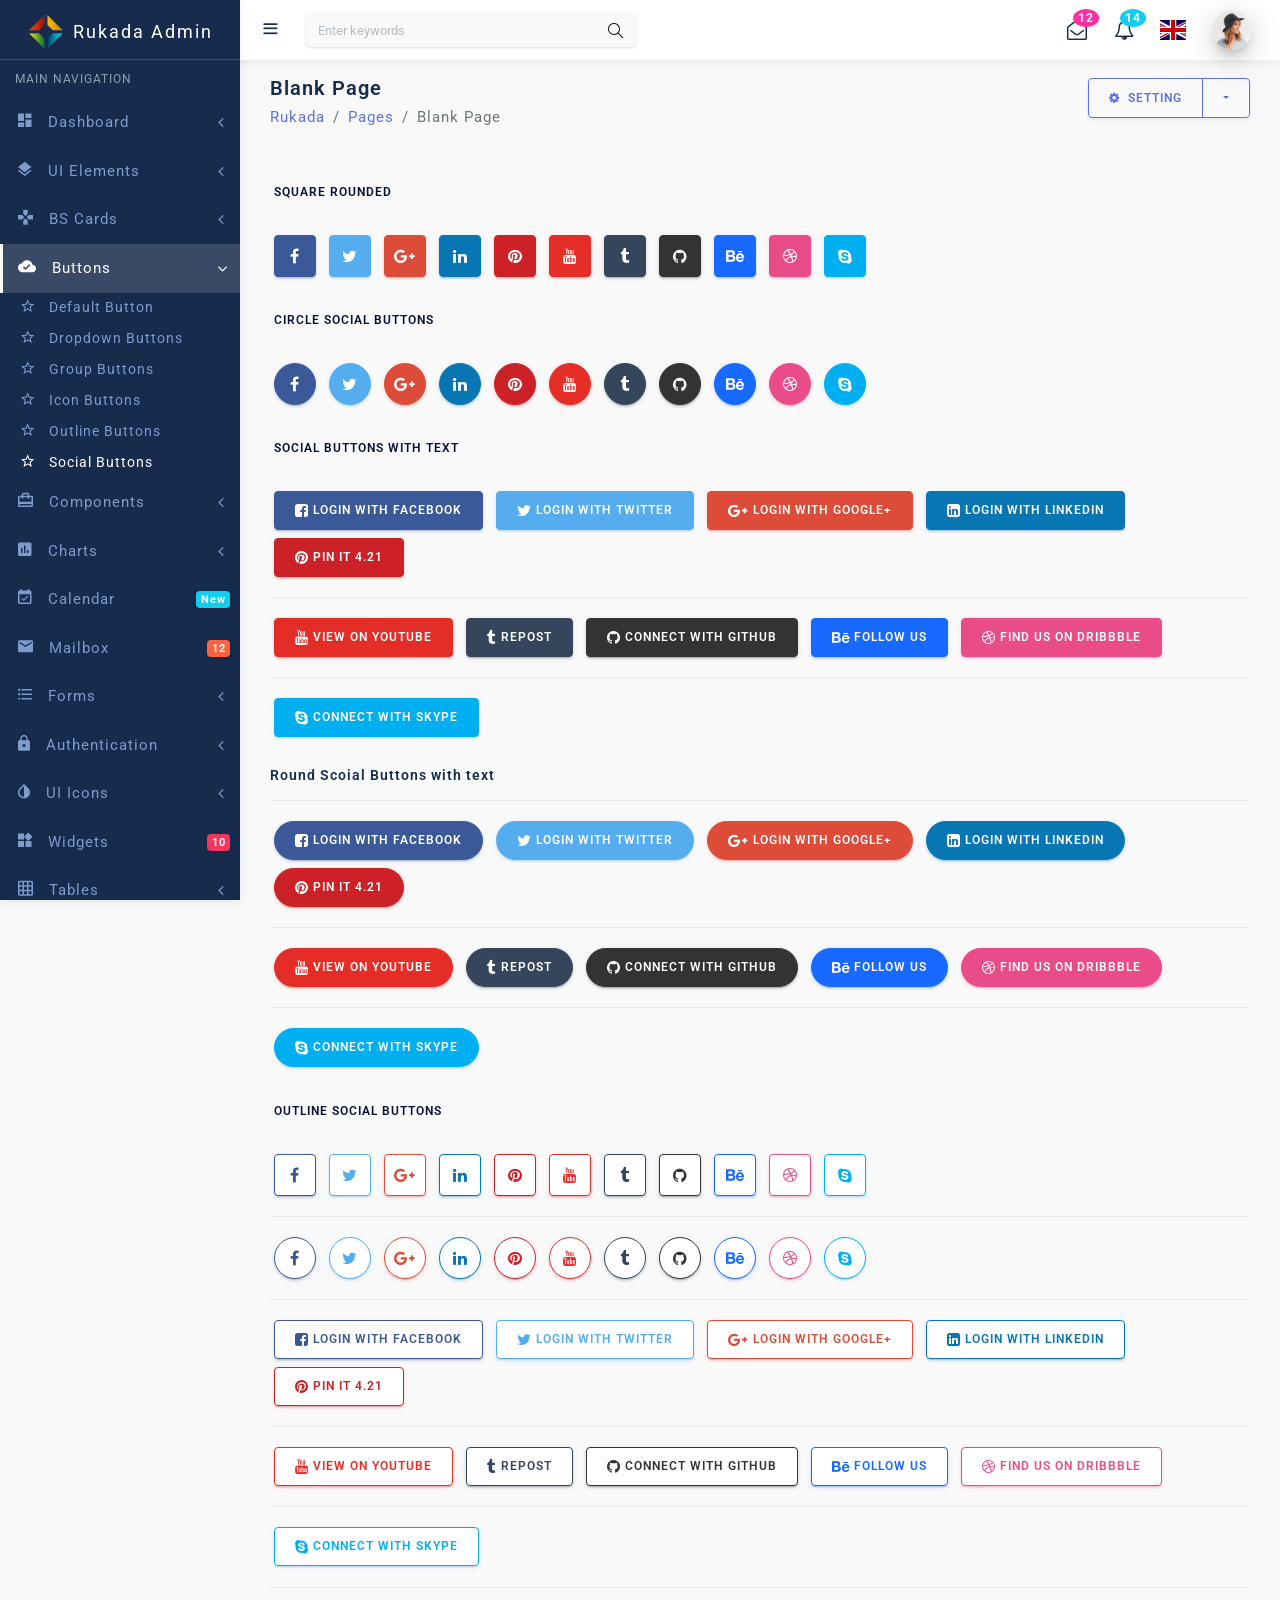
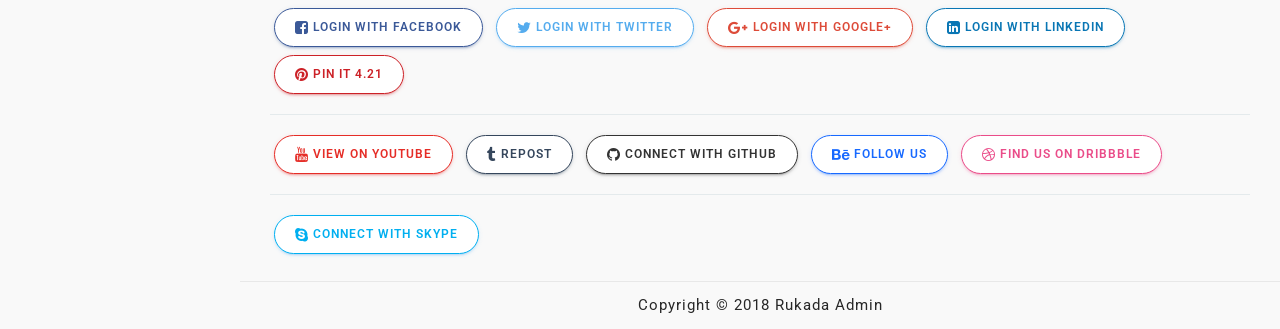
<file: color-admin/buttons-social-buttons.html>
<!DOCTYPE html>
<html lang="en">

<!-- Mirrored from codervent.com/rukada/color-admin/buttons-social-buttons.html by HTTrack Website Copier/3.x [XR&CO'2014], Sat, 09 Nov 2019 15:04:19 GMT -->
<head>
  <meta charset="utf-8"/>
  <meta http-equiv="X-UA-Compatible" content="IE=edge"/>
  <meta name="viewport" content="width=device-width, initial-scale=1, shrink-to-fit=no"/>
  <meta name="description" content=""/>
  <meta name="author" content=""/>
  <title>Rukada - Responsive Bootstrap4  Admin Dashboard Template</title>
  <!--favicon-->
  <link rel="icon" href="assets/images/favicon.ico" type="image/x-icon">
  <!-- simplebar CSS-->
  <link href="assets/plugins/simplebar/css/simplebar.css" rel="stylesheet"/>
  <!-- Bootstrap core CSS-->
  <link href="assets/css/bootstrap.min.css" rel="stylesheet"/>
  <!-- animate CSS-->
  <link href="assets/css/animate.css" rel="stylesheet" type="text/css"/>
  <!-- Icons CSS-->
  <link href="assets/css/icons.css" rel="stylesheet" type="text/css"/>
  <!-- Sidebar CSS-->
  <link href="assets/css/sidebar-menu.css" rel="stylesheet"/>
  <!-- Custom Style-->
  <link href="assets/css/app-style.css" rel="stylesheet"/>
  
  
</head>

<body>

<!-- Start wrapper-->
 <div id="wrapper">
 
  <!--Start sidebar-wrapper-->
   <div id="sidebar-wrapper" data-simplebar="" data-simplebar-auto-hide="true">
     <div class="brand-logo">
      <a href="index.html">
       <img src="assets/images/logo-icon.png" class="logo-icon" alt="logo icon">
       <h5 class="logo-text">Rukada Admin</h5>
     </a>
   </div>
   <ul class="sidebar-menu do-nicescrol">
      <li class="sidebar-header">MAIN NAVIGATION</li>
      <li>
        <a href="index.html" class="waves-effect">
          <i class="zmdi zmdi-view-dashboard"></i> <span>Dashboard</span> <i class="fa fa-angle-left pull-right"></i>
        </a>
        <ul class="sidebar-submenu">
          <li><a href="index.html"><i class="zmdi zmdi-star-outline"></i> Dashboard v1</a></li>
          <li><a href="index2.html"><i class="zmdi zmdi-star-outline"></i> Dashboard v2</a></li>
          <li><a href="index3.html"><i class="zmdi zmdi-star-outline"></i> Dashboard v3</a></li>
          <li><a href="index4.html"><i class="zmdi zmdi-star-outline"></i> Dashboard v4</a></li>
        </ul>
      </li>
      <li>
        <a href="javaScript:void();" class="waves-effect">
          <i class="zmdi zmdi-layers"></i>
          <span>UI Elements</span> <i class="fa fa-angle-left pull-right"></i>
        </a>
        <ul class="sidebar-submenu">
        <li><a href="ui-checkbox-radio.html"><i class="zmdi zmdi-star-outline"></i> Checkboxes & Radios</a></li>
        <li><a href="ui-nav-tabs.html"><i class="zmdi zmdi-star-outline"></i> Nav Tabs</a></li>
        <li><a href="ui-accordions.html"><i class="zmdi zmdi-star-outline"></i> Accordions</a></li>
        <li><a href="ui-modals.html"><i class="zmdi zmdi-star-outline"></i> Modals</a></li>
        <li><a href="ui-typography.html"><i class="zmdi zmdi-star-outline"></i> Typography</a></li>
        <li><a href="ui-list-groups.html"><i class="zmdi zmdi-star-outline"></i> List Groups</a></li>
        <li><a href="ui-bootstrap-elements.html"><i class="zmdi zmdi-star-outline"></i> BS Elements</a></li>
        <li><a href="ui-pagination.html"><i class="zmdi zmdi-star-outline"></i> Pagination</a></li>
        <li><a href="ui-alerts.html"><i class="zmdi zmdi-star-outline"></i> Alerts</a></li>
        <li><a href="ui-progressbars.html"><i class="zmdi zmdi-star-outline"></i> Progress Bars</a></li>
        <li><a href="ui-notification.html"><i class="zmdi zmdi-star-outline"></i> Notifications</a></li>
        <li><a href="ui-sweet-alert.html"><i class="zmdi zmdi-star-outline"></i> Sweet Alerts</a></li>
        </ul>
      </li>
      <li>
        <a href="javaScript:void();" class="waves-effect">
          <i class="zmdi zmdi-gamepad"></i> <span>BS Cards</span>
          <i class="fa fa-angle-left float-right"></i>
        </a>
        <ul class="sidebar-submenu">
          <li><a href="cards-image-cards.html"><i class="zmdi zmdi-star-outline"></i> Image Cards</a></li>
          <li><a href="cards-text-cards.html"><i class="zmdi zmdi-star-outline"></i> Text Cards</a></li>
          <li><a href="cards-profile-cards.html"><i class="zmdi zmdi-star-outline"></i> Profile Cards</a></li>
          <li><a href="cards-social-cards.html"><i class="zmdi zmdi-star-outline"></i> Social Cards</a></li>
        </ul>
      </li>
      <li>
        <a href="javaScript:void();" class="waves-effect">
          <i class="zmdi zmdi-cloud-done"></i> <span>Buttons</span>
          <i class="fa fa-angle-left float-right"></i>
        </a>
        <ul class="sidebar-submenu">
          <li><a href="buttons-default-button.html"><i class="zmdi zmdi-star-outline"></i> Default Button</a></li>
          <li><a href="buttons-dropdown-buttons.html"><i class="zmdi zmdi-star-outline"></i> Dropdown Buttons</a></li>
          <li><a href="buttons-group-buttons.html"><i class="zmdi zmdi-star-outline"></i> Group Buttons</a></li>
          <li><a href="buttons-icon-buttons.html"><i class="zmdi zmdi-star-outline"></i> Icon Buttons</a></li>
          <li><a href="buttons-outline-buttons.html"><i class="zmdi zmdi-star-outline"></i> Outline Buttons</a></li>
          <li><a href="buttons-social-buttons.html"><i class="zmdi zmdi-star-outline"></i> Social Buttons</a></li>
        </ul>
      </li>
      <li>
        <a href="javaScript:void();" class="waves-effect">
          <i class="zmdi zmdi-card-travel"></i>
          <span>Components</span>
          <i class="fa fa-angle-left pull-right"></i>
        </a>
        <ul class="sidebar-submenu">
          <li><a href="components-range-slider.html"><i class="zmdi zmdi-star-outline"></i> Range Sliders</a></li>
          <li><a href="components-image-carousel.html"><i class="zmdi zmdi-star-outline"></i> Image Carousels</a></li>
          <li><a href="components-grid-layouts.html"><i class="zmdi zmdi-star-outline"></i> Grid Layouts</a></li>
          <li><a href="components-tree-view-menu.html"><i class="zmdi zmdi-star-outline"></i> Tree View</a></li>
          <li><a href="components-nestable.html"><i class="zmdi zmdi-star-outline"></i> Nesteble</a></li>
          <li><a href="components-switcher-buttons.html"><i class="zmdi zmdi-star-outline"></i> Switcher Buttons</a></li>
          <li><a href="components-pricing-table.html"><i class="zmdi zmdi-star-outline"></i> Pricing Tables</a></li>
          <li><a href="components-vertical-timeline.html"><i class="zmdi zmdi-star-outline"></i> Vertical Timeline</a></li>
          <li><a href="components-horizontal-timeline.html"><i class="zmdi zmdi-star-outline"></i> Horizontal Timeline</a></li>
          <li><a href="components-fancy-lightbox.html"><i class="zmdi zmdi-star-outline"></i> Fancy Lightbox</a></li>          
          <li><a href="components-color-palette.html"><i class="zmdi zmdi-star-outline"></i> Color Palette</a></li>
        </ul>
      </li>
      <li>
        <a href="javaScript:void();" class="waves-effect">
          <i class="zmdi zmdi-chart"></i> <span>Charts</span>
          <i class="fa fa-angle-left float-right"></i>
        </a>
        <ul class="sidebar-submenu">
          <li><a href="charts-chartjs.html"><i class="zmdi zmdi-star-outline"></i> Chart JS</a></li>
          <li><a href="charts-morris.html"><i class="zmdi zmdi-star-outline"></i> Morris Charts</a></li>
          <li><a href="charts-sparkline.html"><i class="zmdi zmdi-star-outline"></i> Sparkline Charts</a></li>
          <li><a href="charts-peity.html"><i class="zmdi zmdi-star-outline"></i> Peity Charts</a></li>
          <li><a href="charts-c3-charts.html"><i class="zmdi zmdi-star-outline"></i> C3 Charts</a></li>
          <li><a href="charts-other.html"><i class="zmdi zmdi-star-outline"></i> Other Charts</a></li>
          <li><a href="charts-flot.html"><i class="zmdi zmdi-star-outline"></i> Flot Chart</a></li>
        </ul>
       </li>
      <li>
        <a href="calendar.html" class="waves-effect">
          <i class="zmdi zmdi-calendar-check"></i> <span>Calendar</span>
          <small class="badge float-right badge-info">New</small>
        </a>
      </li>
    
      <li>
        <a href="javaScript:void();" class="waves-effect">
          <i class="zmdi zmdi-email"></i>
          <span>Mailbox</span>
           <small class="badge float-right badge-warning">12</small>
        </a>
        <ul class="sidebar-submenu">
          <li><a href="mail-inbox.html"><i class="zmdi zmdi-star-outline"></i> Inbox</a></li>
          <li><a href="mail-compose.html"><i class="zmdi zmdi-star-outline"></i> Compose</a></li>
          <li><a href="mail-read.html"><i class="zmdi zmdi-star-outline"></i> Read Mail</a></li>
        </ul>
      </li>
      
      <li>
        <a href="javaScript:void();" class="waves-effect">
          <i class="zmdi zmdi-format-list-bulleted"></i> <span>Forms</span>
          <i class="fa fa-angle-left pull-right"></i>
        </a>
        <ul class="sidebar-submenu">
          <li><a href="form-inputs.html"><i class="zmdi zmdi-star-outline"></i> Basic Inputs</a></li>
          <li><a href="form-input-group.html"><i class="zmdi zmdi-star-outline"></i> Input Groups</a></li>
          <li><a href="form-layouts.html"><i class="zmdi zmdi-star-outline"></i> Form Layouts</a></li>
          <li><a href="form-advanced.html"><i class="zmdi zmdi-star-outline"></i> Form Advanced</a></li>
          <li><a href="form-uploads.html"><i class="zmdi zmdi-star-outline"></i> Form Uploads</a></li>
          <li><a href="form-validation.html"><i class="zmdi zmdi-star-outline"></i> Form Validation</a></li>
          <li><a href="form-step-wizard.html"><i class="zmdi zmdi-star-outline"></i> Form Wizard</a></li>
          <li><a href="form-text-editor.html"><i class="zmdi zmdi-star-outline"></i> Form Editor</a></li>
        </ul>
      </li>

      <li>
        <a href="javaScript:void();" class="waves-effect">
          <i class="zmdi zmdi-lock"></i> <span>Authentication</span>
          <i class="fa fa-angle-left float-right"></i>
        </a>
        <ul class="sidebar-submenu">
          <li><a href="authentication-signin.html"><i class="zmdi zmdi-star-outline"></i> SignIn 1</a></li>
          <li><a href="authentication-signup.html"><i class="zmdi zmdi-star-outline"></i> SignUp 1</a></li>
          <li><a href="authentication-lock-screen.html"><i class="zmdi zmdi-star-outline"></i> Lock Screen</a></li>
          <li><a href="authentication-reset-password.html"><i class="zmdi zmdi-star-outline"></i> Reset Password 1</a></li>
        </ul>
       </li>

      <li>
        <a href="javaScript:void();" class="waves-effect">
          <i class="zmdi zmdi-invert-colors"></i> <span>UI Icons</span>
          <i class="fa fa-angle-left float-right"></i>
        </a>
        <ul class="sidebar-submenu">
          <li><a href="icons-font-awesome.html"><i class="zmdi zmdi-star-outline"></i> Font Awesome</a></li>
          <li><a href="icons-material-designs.html"><i class="zmdi zmdi-star-outline"></i> Material Design</a></li>
          <li><a href="icons-themify.html"><i class="zmdi zmdi-star-outline"></i> Themify Icons</a></li>
          <li><a href="icons-simple-line-icons.html"><i class="zmdi zmdi-star-outline"></i> Line Icons</a></li>
          <li><a href="icons-flags.html"><i class="zmdi zmdi-star-outline"></i> Flag Icons</a></li>
        </ul>
      </li>
    
       <li>
        <a href="widgets.html" class="waves-effect">
          <i class="zmdi zmdi-widgets"></i> <span>Widgets</span>
          <small class="badge float-right badge-danger">10</small>
        </a>
      </li>
     
     <li>
        <a href="javaScript:void();" class="waves-effect">
          <i class="zmdi zmdi-grid"></i> <span>Tables</span>
          <i class="fa fa-angle-left float-right"></i>
        </a>
        <ul class="sidebar-submenu">
          <li><a href="table-simple-tables.html"><i class="zmdi zmdi-star-outline"></i> Simple Tables</a></li>
          <li><a href="table-header-tables.html"><i class="zmdi zmdi-star-outline"></i> Header Tables</a></li>
          <li><a href="table-color-tables.html"><i class="zmdi zmdi-star-outline"></i> Color Tables</a></li>
          <li><a href="table-striped-color-tables.html"><i class="zmdi zmdi-star-outline"></i> Striped Color Tables</a></li>
          <li><a href="table-data-tables.html"><i class="zmdi zmdi-star-outline"></i> Data Tables</a></li>
        </ul>
       </li>
     
     <li>
        <a href="javaScript:void();" class="waves-effect">
          <i class="zmdi zmdi-map"></i> <span>Maps</span>
          <i class="fa fa-angle-left float-right"></i>
        </a>
        <ul class="sidebar-submenu">
          <li><a href="maps-google.html"><i class="zmdi zmdi-star-outline"></i> Google Maps</a></li>
          <li><a href="maps-vector.html"><i class="zmdi zmdi-star-outline"></i> Vector Maps</a></li>
        </ul>
       </li>
     
      <li>
        <a href="javaScript:void();" class="waves-effect">
          <i class="zmdi zmdi-collection-folder-image"></i> <span>Sample Pages</span>
          <i class="fa fa-angle-left float-right"></i>
        </a>
        <ul class="sidebar-submenu">
              <li><a href="pages-invoice.html"><i class="zmdi zmdi-star-outline"></i> Invoice</a></li>
          <li><a href="pages-user-profile.html"><i class="zmdi zmdi-star-outline"></i> User Profile</a></li>
          <li><a href="pages-blank-page.html"><i class="zmdi zmdi-star-outline"></i> Blank Page</a></li>
              <li><a href="pages-coming-soon.html"><i class="zmdi zmdi-star-outline"></i> Coming Soon</a></li>
          <li><a href="pages-403.html"><i class="zmdi zmdi-star-outline"></i> 403 Error</a></li>
          <li><a href="pages-404.html"><i class="zmdi zmdi-star-outline"></i> 404 Error</a></li>
          <li><a href="pages-500.html"><i class="zmdi zmdi-star-outline"></i> 500 Error</a></li>
        </ul>
       </li>

      <li>
        <a href="javaScript:void();" class="waves-effect">
          <i class="fa fa-share"></i> <span>Multilevel</span>
          <i class="fa fa-angle-left pull-right"></i>
        </a>
        <ul class="sidebar-submenu">
          <li><a href="javaScript:void();"><i class="zmdi zmdi-star-outline"></i> Level One</a></li>
          <li>
            <a href="javaScript:void();"><i class="zmdi zmdi-star-outline"></i> Level One <i class="fa fa-angle-left pull-right"></i></a>
            <ul class="sidebar-submenu">
              <li><a href="javaScript:void();"><i class="zmdi zmdi-star-outline"></i> Level Two</a></li>
              <li>
                <a href="javaScript:void();"><i class="zmdi zmdi-star-outline"></i> Level Two <i class="fa fa-angle-left pull-right"></i></a>
                <ul class="sidebar-submenu">
                  <li><a href="javaScript:void();"><i class="zmdi zmdi-star-outline"></i> Level Three</a></li>
                  <li><a href="javaScript:void();"><i class="zmdi zmdi-star-outline"></i> Level Three</a></li>
                </ul>
              </li>
            </ul>
          </li>
          <li><a href="javaScript:void();" class="waves-effect"><i class="zmdi zmdi-star-outline"></i> Level One</a></li>
        </ul>
      </li>
      <li class="sidebar-header">LABELS</li>
      <li><a href="javaScript:void();" class="waves-effect"><i class="zmdi zmdi-coffee text-danger"></i> <span>Important</span></a></li>
      <li><a href="javaScript:void();" class="waves-effect"><i class="zmdi zmdi-chart-donut text-success"></i> <span>Warning</span></a></li>
      <li><a href="javaScript:void();" class="waves-effect"><i class="zmdi zmdi-share text-info"></i> <span>Information</span></a></li>
    </ul>
   
   </div>
   <!--End sidebar-wrapper-->

<!--Start topbar header-->
<header class="topbar-nav">
 <nav class="navbar navbar-expand fixed-top bg-white">
  <ul class="navbar-nav mr-auto align-items-center">
    <li class="nav-item">
      <a class="nav-link toggle-menu" href="javascript:void();">
       <i class="icon-menu menu-icon"></i>
     </a>
    </li>
    <li class="nav-item">
      <form class="search-bar">
        <input type="text" class="form-control" placeholder="Enter keywords">
         <a href="javascript:void();"><i class="icon-magnifier"></i></a>
      </form>
    </li>
  </ul>
     
  <ul class="navbar-nav align-items-center right-nav-link">
    <li class="nav-item dropdown-lg">
      <a class="nav-link dropdown-toggle dropdown-toggle-nocaret waves-effect" data-toggle="dropdown" href="javascript:void();">
      <i class="fa fa-envelope-open-o"></i><span class="badge badge-secondary badge-up">12</span></a>
      <div class="dropdown-menu dropdown-menu-right">
        <ul class="list-group list-group-flush">
         <li class="list-group-item d-flex justify-content-between align-items-center">
          You have 12 new messages
          <span class="badge badge-secondary">12</span>
          </li>
          <li class="list-group-item">
          <a href="javaScript:void();">
           <div class="media">
             <div class="avatar"><img class="align-self-start mr-3" src="assets/images/avatars/avatar-5.png" alt="user avatar"></div>
            <div class="media-body">
            <h6 class="mt-0 msg-title">Jhon Deo</h6>
            <p class="msg-info">Lorem ipsum dolor sit amet...</p>
            <small>Today, 4:10 PM</small>
            </div>
          </div>
          </a>
          </li>
          <li class="list-group-item">
          <a href="javaScript:void();">
           <div class="media">
             <div class="avatar"><img class="align-self-start mr-3" src="assets/images/avatars/avatar-6.png" alt="user avatar"></div>
            <div class="media-body">
            <h6 class="mt-0 msg-title">Sara Jen</h6>
            <p class="msg-info">Lorem ipsum dolor sit amet...</p>
            <small>Yesterday, 8:30 AM</small>
            </div>
          </div>
          </a>
          </li>
          <li class="list-group-item">
          <a href="javaScript:void();">
           <div class="media">
             <div class="avatar"><img class="align-self-start mr-3" src="assets/images/avatars/avatar-7.png" alt="user avatar"></div>
            <div class="media-body">
            <h6 class="mt-0 msg-title">Dannish Josh</h6>
            <p class="msg-info">Lorem ipsum dolor sit amet...</p>
             <small>5/11/2018, 2:50 PM</small>
            </div>
          </div>
          </a>
          </li>
          <li class="list-group-item">
          <a href="javaScript:void();">
           <div class="media">
             <div class="avatar"><img class="align-self-start mr-3" src="assets/images/avatars/avatar-8.png" alt="user avatar"></div>
            <div class="media-body">
            <h6 class="mt-0 msg-title">Katrina Mccoy</h6>
            <p class="msg-info">Lorem ipsum dolor sit amet.</p>
            <small>1/11/2018, 2:50 PM</small>
            </div>
          </div>
          </a>
          </li>
          <li class="list-group-item"><a href="javaScript:void();">See All Messages</a></li>
        </ul>
        </div>
    </li>
    <li class="nav-item dropdown-lg">
      <a class="nav-link dropdown-toggle dropdown-toggle-nocaret waves-effect" data-toggle="dropdown" href="javascript:void();">
    <i class="fa fa-bell-o"></i><span class="badge badge-info badge-up">14</span></a>
      <div class="dropdown-menu dropdown-menu-right">
        <ul class="list-group list-group-flush">
          <li class="list-group-item d-flex justify-content-between align-items-center">
          You have 14 Notifications
          <span class="badge badge-info">14</span>
          </li>
          <li class="list-group-item">
          <a href="javaScript:void();">
           <div class="media">
             <i class="zmdi zmdi-accounts fa-2x mr-3 text-primary"></i>
            <div class="media-body">
            <h6 class="mt-0 msg-title">New Registered Users</h6>
            <p class="msg-info">Lorem ipsum dolor sit amet...</p>
            </div>
          </div>
          </a>
          </li>
          <li class="list-group-item">
          <a href="javaScript:void();">
           <div class="media">
             <i class="zmdi zmdi-coffee fa-2x mr-3 text-success"></i>
            <div class="media-body">
            <h6 class="mt-0 msg-title">New Received Orders</h6>
            <p class="msg-info">Lorem ipsum dolor sit amet...</p>
            </div>
          </div>
          </a>
          </li>
          <li class="list-group-item">
          <a href="javaScript:void();">
           <div class="media">
             <i class="zmdi zmdi-notifications-active fa-2x mr-3 text-secondary"></i>
            <div class="media-body">
            <h6 class="mt-0 msg-title">New Updates</h6>
            <p class="msg-info">Lorem ipsum dolor sit amet...</p>
            </div>
          </div>
          </a>
          </li>
          <li class="list-group-item"><a href="javaScript:void();">See All Notifications</a></li>
        </ul>
      </div>
    </li>
    <li class="nav-item language">
      <a class="nav-link dropdown-toggle dropdown-toggle-nocaret waves-effect" data-toggle="dropdown" href="#"><i class="flag-icon flag-icon-gb"></i></a>
      <ul class="dropdown-menu dropdown-menu-right">
          <li class="dropdown-item"> <i class="flag-icon flag-icon-gb mr-2"></i> English</li>
          <li class="dropdown-item"> <i class="flag-icon flag-icon-fr mr-2"></i> French</li>
          <li class="dropdown-item"> <i class="flag-icon flag-icon-cn mr-2"></i> Chinese</li>
          <li class="dropdown-item"> <i class="flag-icon flag-icon-de mr-2"></i> German</li>
        </ul>
    </li>
    <li class="nav-item">
      <a class="nav-link dropdown-toggle dropdown-toggle-nocaret" data-toggle="dropdown" href="#">
        <span class="user-profile"><img src="assets/images/avatars/avatar-13.png" class="img-circle" alt="user avatar"></span>
      </a>
      <ul class="dropdown-menu dropdown-menu-right">
       <li class="dropdown-item user-details">
        <a href="javaScript:void();">
           <div class="media">
             <div class="avatar"><img class="align-self-start mr-3" src="assets/images/avatars/avatar-13.png" alt="user avatar"></div>
            <div class="media-body">
            <h6 class="mt-2 user-title">Katrina Mccoy</h6>
            <p class="user-subtitle">mccoy@example.com</p>
            </div>
           </div>
          </a>
        </li>
        <li class="dropdown-divider"></li>
        <li class="dropdown-item"><i class="icon-envelope mr-2"></i> Inbox</li>
        <li class="dropdown-divider"></li>
        <li class="dropdown-item"><i class="icon-wallet mr-2"></i> Account</li>
        <li class="dropdown-divider"></li>
        <li class="dropdown-item"><i class="icon-settings mr-2"></i> Setting</li>
        <li class="dropdown-divider"></li>
        <li class="dropdown-item"><i class="icon-power mr-2"></i> Logout</li>
      </ul>
    </li>
  </ul>
</nav>
</header>
<!--End topbar header-->

<div class="clearfix"></div>
	
  <div class="content-wrapper">
    <div class="container-fluid">
    <!-- Breadcrumb-->
     <div class="row pt-2 pb-2">
        <div class="col-sm-9">
		    <h4 class="page-title">Blank Page</h4>
		    <ol class="breadcrumb">
            <li class="breadcrumb-item"><a href="javaScript:void();">Rukada</a></li>
            <li class="breadcrumb-item"><a href="javaScript:void();">Pages</a></li>
            <li class="breadcrumb-item active" aria-current="page">Blank Page</li>
         </ol>
	   </div>
	   <div class="col-sm-3">
       <div class="btn-group float-sm-right">
        <button type="button" class="btn btn-outline-primary waves-effect waves-light"><i class="fa fa-cog mr-1"></i> Setting</button>
        <button type="button" class="btn btn-outline-primary dropdown-toggle dropdown-toggle-split waves-effect waves-light" data-toggle="dropdown">
        <span class="caret"></span>
        </button>
        <div class="dropdown-menu">
          <a href="javaScript:void();" class="dropdown-item">Action</a>
          <a href="javaScript:void();" class="dropdown-item">Another action</a>
          <a href="javaScript:void();" class="dropdown-item">Something else here</a>
          <div class="dropdown-divider"></div>
          <a href="javaScript:void();" class="dropdown-item">Separated link</a>
        </div>
      </div>
     </div>
     </div>

    <!-- End Breadcrumb-->

      <div class="row">
        <div class="col-lg-12">
          <div class="demo-heading">Square Rounded</div> 
             <a href="javascript:void()" class="btn-social btn-facebook waves-effect waves-light m-1"><i class="fa fa-facebook"></i></a>
            <a href="javascript:void()" class="btn-social btn-twitter waves-effect waves-light m-1"><i class="fa fa-twitter"></i></a>
            <a href="javascript:void()" class="btn-social btn-google-plus waves-effect waves-light m-1"><i class="fa fa-google-plus"></i></a>
            <a href="javascript:void()" class="btn-social btn-linkedin waves-effect waves-light m-1"><i class="fa fa-linkedin"></i></a>
            <a href="javascript:void()" class="btn-social btn-pinterest waves-effect waves-light m-1"><i class="fa fa-pinterest"></i></a>
            <a href="javascript:void()" class="btn-social btn-youtube waves-effect waves-light m-1"><i class="fa fa-youtube"></i></a>
            <a href="javascript:void()" class="btn-social btn-tumblr waves-effect waves-light m-1"><i class="fa fa-tumblr"></i></a>
            <a href="javascript:void()" class="btn-social btn-github waves-effect waves-light m-1"><i class="fa fa-github"></i></a>
            <a href="javascript:void()" class="btn-social btn-behance waves-effect waves-light m-1"><i class="fa fa-behance"></i></a>
            <a href="javascript:void()" class="btn-social btn-dribbble waves-effect waves-light m-1"><i class="fa fa-dribbble"></i></a>
            <a href="javascript:void()" class="btn-social btn-skype waves-effect waves-light m-1"><i class="fa fa-skype"></i></a>  
        </div>
      </div><!--end row-->



      <div class="row">
        <div class="col-lg-12">
          <div class="demo-heading">Circle Social Buttons</div> 
            <a href="javascript:void()" class="btn-social btn-social-circle btn-facebook waves-effect waves-light m-1"><i class="fa fa-facebook"></i></a>
            <a href="javascript:void()" class="btn-social btn-social-circle btn-twitter waves-effect waves-light m-1"><i class="fa fa-twitter"></i></a>
            <a href="javascript:void()" class="btn-social btn-social-circle btn-google-plus waves-effect waves-light m-1"><i class="fa fa-google-plus"></i></a>
            <a href="javascript:void()" class="btn-social btn-social-circle btn-linkedin waves-effect waves-light m-1"><i class="fa fa-linkedin"></i></a>
            <a href="javascript:void()" class="btn-social btn-social-circle btn-pinterest waves-effect waves-light m-1"><i class="fa fa-pinterest"></i></a>
            <a href="javascript:void()" class="btn-social btn-social-circle btn-youtube waves-effect waves-light m-1"><i class="fa fa-youtube"></i></a>
            <a href="javascript:void()" class="btn-social btn-social-circle btn-tumblr waves-effect waves-light m-1"><i class="fa fa-tumblr"></i></a>
            <a href="javascript:void()" class="btn-social btn-social-circle btn-github waves-effect waves-light m-1"><i class="fa fa-github"></i></a>
            <a href="javascript:void()" class="btn-social btn-social-circle btn-behance waves-effect waves-light m-1"><i class="fa fa-behance"></i></a>
            <a href="javascript:void()" class="btn-social btn-social-circle btn-dribbble waves-effect waves-light m-1"><i class="fa fa-dribbble"></i></a>
            <a href="javascript:void()" class="btn-social btn-social-circle btn-skype waves-effect waves-light m-1"><i class="fa fa-skype"></i></a>
        </div>
      </div><!--end row-->


      <div class="row">
        <div class="col-lg-12">
          <div class="demo-heading">Social Buttons With Text</div> 
              <a href="javascript:void()" class="btn-social-text btn-facebook waves-effect waves-light m-1">
               <i class="fa fa-facebook-square"></i>
               <span>Login with facebook</span></a>
              <a href="javascript:void()" class="btn-social-text btn-twitter waves-effect waves-light m-1"><i class="fa fa-twitter"></i> <span>Login with twitter</span></a>
              <a href="javascript:void()" class="btn-social-text btn-google-plus waves-effect waves-light m-1"><i class="fa fa-google-plus"></i> <span>Login with google+</span></a>
              <a href="javascript:void()" class="btn-social-text btn-linkedin waves-effect waves-light m-1"><i class="fa fa-linkedin-square"></i> <span>Login with linkedin</span></a>
              <a href="javascript:void()" class="btn-social-text btn-pinterest waves-effect waves-light m-1"><i class="fa fa-pinterest"></i> <span>Pin it 4.21</span></a>
              <hr>
              <a href="javascript:void()" class="btn-social-text btn-youtube waves-effect waves-light m-1"><i class="fa fa-youtube"></i> <span>View on youtube</span></a>
              <a href="javascript:void()" class="btn-social-text btn-tumblr waves-effect waves-light m-1"><i class="fa fa-tumblr"></i> <span>Repost</span></a>
              <a href="javascript:void()" class="btn-social-text btn-github waves-effect waves-light m-1"><i class="fa fa-github"></i> <span>Connect with github</span></a>
              <a href="javascript:void()" class="btn-social-text btn-behance waves-effect waves-light m-1"><i class="fa fa-behance"></i> <span>Follow Us</span></a>
              <a href="javascript:void()" class="btn-social-text btn-dribbble waves-effect waves-light m-1"><i class="fa fa-dribbble"></i> <span>Find us on dribbble</span></a>
              <hr>
              <a href="javascript:void()" class="btn-social-text btn-skype waves-effect waves-light m-1"><i class="fa fa-skype"></i> <span>Connect with skype</span></a>
              
              <h6 class="mt-4">Round Scoial Buttons with text</h6>
              <hr>
              <a href="javascript:void()" class="btn-social-text btn-facebook btn-round waves-effect waves-light m-1"><i class="fa fa-facebook-square"></i> <span>Login with facebook</span></a>
              <a href="javascript:void()" class="btn-social-text btn-twitter btn-round waves-effect waves-light m-1"><i class="fa fa-twitter"></i> <span>Login with twitter</span></a>
              <a href="javascript:void()" class="btn-social-text btn-google-plus btn-round waves-effect waves-light m-1"><i class="fa fa-google-plus"></i> <span>Login with google+</span></a>
              <a href="javascript:void()" class="btn-social-text btn-linkedin btn-round waves-effect waves-light m-1"><i class="fa fa-linkedin-square"></i> <span>Login with linkedin</span></a>
              <a href="javascript:void()" class="btn-social-text btn-pinterest btn-round waves-effect waves-light m-1"><i class="fa fa-pinterest"></i> <span>Pin it 4.21</span></a>
              <hr>
              <a href="javascript:void()" class="btn-social-text btn-youtube btn-round waves-effect waves-light m-1"><i class="fa fa-youtube"></i> <span>View on youtube</span></a>
              <a href="javascript:void()" class="btn-social-text btn-tumblr btn-round waves-effect waves-light m-1"><i class="fa fa-tumblr"></i> <span>Repost</span></a>
              <a href="javascript:void()" class="btn-social-text btn-github btn-round waves-effect waves-light m-1"><i class="fa fa-github"></i> <span>Connect with github</span></a>
              <a href="javascript:void()" class="btn-social-text btn-behance btn-round waves-effect waves-light m-1"><i class="fa fa-behance"></i> <span>Follow Us</span></a>
              <a href="javascript:void()" class="btn-social-text btn-dribbble btn-round waves-effect waves-light m-1"><i class="fa fa-dribbble"></i> <span>Find us on dribbble</span></a>
              <hr>
              <a href="javascript:void()" class="btn-social-text btn-skype btn-round waves-effect waves-light m-1"><i class="fa fa-skype"></i> <span>Connect with skype</span></a>
        </div>
      </div><!--end row-->


      <div class="row">
        <div class="col-lg-12">
          <div class="demo-heading">Outline Social Buttons</div> 
             <a href="javascript:void()" class="btn-social btn-outline-facebook waves-effect waves-light m-1"><i class="fa fa-facebook"></i></a>
                <a href="javascript:void()" class="btn-social btn-outline-twitter waves-effect waves-light m-1"><i class="fa fa-twitter"></i></a>
                <a href="javascript:void()" class="btn-social btn-outline-google-plus waves-effect waves-light m-1"><i class="fa fa-google-plus"></i></a>
                <a href="javascript:void()" class="btn-social btn-outline-linkedin waves-effect waves-light m-1"><i class="fa fa-linkedin"></i></a>
                <a href="javascript:void()" class="btn-social btn-outline-pinterest waves-effect waves-light m-1"><i class="fa fa-pinterest"></i></a>
                <a href="javascript:void()" class="btn-social btn-outline-youtube waves-effect waves-light m-1"><i class="fa fa-youtube"></i></a>
                <a href="javascript:void()" class="btn-social btn-outline-tumblr waves-effect waves-light m-1"><i class="fa fa-tumblr"></i></a>
                <a href="javascript:void()" class="btn-social btn-outline-github waves-effect waves-light m-1"><i class="fa fa-github"></i></a>
                <a href="javascript:void()" class="btn-social btn-outline-behance waves-effect waves-light m-1"><i class="fa fa-behance"></i></a>
                <a href="javascript:void()" class="btn-social btn-outline-dribbble waves-effect waves-light m-1"><i class="fa fa-dribbble"></i></a>
                <a href="javascript:void()" class="btn-social btn-outline-skype waves-effect waves-light m-1"><i class="fa fa-skype"></i></a>

                <hr>
                <a href="javascript:void()" class="btn-social btn-social-circle btn-outline-facebook waves-effect waves-light m-1"><i class="fa fa-facebook"></i></a>
                <a href="javascript:void()" class="btn-social btn-social-circle btn-outline-twitter waves-effect waves-light m-1"><i class="fa fa-twitter"></i></a>
                <a href="javascript:void()" class="btn-social btn-social-circle btn-outline-google-plus waves-effect waves-light m-1"><i class="fa fa-google-plus"></i></a>
                <a href="javascript:void()" class="btn-social btn-social-circle btn-outline-linkedin waves-effect waves-light m-1"><i class="fa fa-linkedin"></i></a>
                <a href="javascript:void()" class="btn-social btn-social-circle btn-outline-pinterest waves-effect waves-light m-1"><i class="fa fa-pinterest"></i></a>
                <a href="javascript:void()" class="btn-social btn-social-circle btn-outline-youtube waves-effect waves-light m-1"><i class="fa fa-youtube"></i></a>
                <a href="javascript:void()" class="btn-social btn-social-circle btn-outline-tumblr waves-effect waves-light m-1"><i class="fa fa-tumblr"></i></a>
                <a href="javascript:void()" class="btn-social btn-social-circle btn-outline-github waves-effect waves-light m-1"><i class="fa fa-github"></i></a>
                <a href="javascript:void()" class="btn-social btn-social-circle btn-outline-behance waves-effect waves-light m-1"><i class="fa fa-behance"></i></a>
                <a href="javascript:void()" class="btn-social btn-social-circle btn-outline-dribbble waves-effect waves-light m-1"><i class="fa fa-dribbble"></i></a>
                <a href="javascript:void()" class="btn-social btn-social-circle btn-outline-skype waves-effect waves-light m-1"><i class="fa fa-skype"></i></a>

                <hr>
                <a href="javascript:void()" class="btn-social-text btn-outline-facebook waves-effect waves-light m-1">
                 <i class="fa fa-facebook-square"></i>
                 <span>Login with facebook</span></a>
                <a href="javascript:void()" class="btn-social-text btn-outline-twitter waves-effect waves-light m-1"><i class="fa fa-twitter"></i> <span>Login with twitter</span></a>
                <a href="javascript:void()" class="btn-social-text btn-outline-google-plus waves-effect waves-light m-1"><i class="fa fa-google-plus"></i> <span>Login with google+</span></a>
                <a href="javascript:void()" class="btn-social-text btn-outline-linkedin waves-effect waves-light m-1"><i class="fa fa-linkedin-square"></i> <span>Login with linkedin</span></a>
                <a href="javascript:void()" class="btn-social-text btn-outline-pinterest waves-effect waves-light m-1"><i class="fa fa-pinterest"></i> <span>Pin it 4.21</span></a>
                <hr>
                <a href="javascript:void()" class="btn-social-text btn-outline-youtube waves-effect waves-light m-1"><i class="fa fa-youtube"></i> <span>View on youtube</span></a>
                <a href="javascript:void()" class="btn-social-text btn-outline-tumblr waves-effect waves-light m-1"><i class="fa fa-tumblr"></i> <span>Repost</span></a>
                <a href="javascript:void()" class="btn-social-text btn-outline-github waves-effect waves-light m-1"><i class="fa fa-github"></i> <span>Connect with github</span></a>
                <a href="javascript:void()" class="btn-social-text btn-outline-behance waves-effect waves-light m-1"><i class="fa fa-behance"></i> <span>Follow Us</span></a>
                <a href="javascript:void()" class="btn-social-text btn-outline-dribbble waves-effect waves-light m-1"><i class="fa fa-dribbble"></i> <span>Find us on dribbble</span></a>
                <hr>
                <a href="javascript:void()" class="btn-social-text btn-outline-skype waves-effect waves-light m-1"><i class="fa fa-skype"></i> <span>Connect with skype</span></a>

                <hr>
                <a href="javascript:void()" class="btn-social-text btn-outline-facebook btn-round waves-effect waves-light m-1"><i class="fa fa-facebook-square"></i> <span>Login with facebook</span></a>
                <a href="javascript:void()" class="btn-social-text btn-outline-twitter btn-round waves-effect waves-light m-1"><i class="fa fa-twitter"></i> <span>Login with twitter</span></a>
                <a href="javascript:void()" class="btn-social-text btn-outline-google-plus btn-round waves-effect waves-light m-1"><i class="fa fa-google-plus"></i> <span>Login with google+</span></a>
                <a href="javascript:void()" class="btn-social-text btn-outline-linkedin btn-round waves-effect waves-light m-1"><i class="fa fa-linkedin-square"></i> <span>Login with linkedin</span></a>
                <a href="javascript:void()" class="btn-social-text btn-outline-pinterest btn-round waves-effect waves-light m-1"><i class="fa fa-pinterest"></i> <span>Pin it 4.21</span></a>
                <hr>
                <a href="javascript:void()" class="btn-social-text btn-outline-youtube btn-round waves-effect waves-light m-1"><i class="fa fa-youtube"></i> <span>View on youtube</span></a>
                <a href="javascript:void()" class="btn-social-text btn-outline-tumblr btn-round waves-effect waves-light m-1"><i class="fa fa-tumblr"></i> <span>Repost</span></a>
                <a href="javascript:void()" class="btn-social-text btn-outline-github btn-round waves-effect waves-light m-1"><i class="fa fa-github"></i> <span>Connect with github</span></a>
                <a href="javascript:void()" class="btn-social-text btn-outline-behance btn-round waves-effect waves-light m-1"><i class="fa fa-behance"></i> <span>Follow Us</span></a>
                <a href="javascript:void()" class="btn-social-text btn-outline-dribbble btn-round waves-effect waves-light m-1"><i class="fa fa-dribbble"></i> <span>Find us on dribbble</span></a>
                <hr>
                <a href="javascript:void()" class="btn-social-text btn-outline-skype btn-round waves-effect waves-light m-1"><i class="fa fa-skype"></i> <span>Connect with skype</span></a>
        </div>
      </div><!--end row-->





    </div>
    <!-- End container-fluid-->
    
   </div><!--End content-wrapper-->
   <!--Start Back To Top Button-->
    <a href="javaScript:void();" class="back-to-top"><i class="fa fa-angle-double-up"></i> </a>
    <!--End Back To Top Button-->
	
	<!--Start footer-->
	  <footer class="footer">
      <div class="container">
        <div class="text-center">
          Copyright © 2018 Rukada Admin
        </div>
      </div>
    </footer>
	<!--End footer-->
   
  </div><!--End wrapper-->


  <!-- Bootstrap core JavaScript-->
  <script src="assets/js/jquery.min.js"></script>
  <script src="assets/js/popper.min.js"></script>
  <script src="assets/js/bootstrap.min.js"></script>
	
  <!-- simplebar js -->
   <script src="assets/plugins/simplebar/js/simplebar.js"></script>
  <!-- waves effect js -->
  <script src="assets/js/waves.js"></script>
  <!-- sidebar-menu js -->
  <script src="assets/js/sidebar-menu.js"></script>
  <!-- Custom scripts -->
  <script src="assets/js/app-script.js"></script>
	
</body>

<!-- Mirrored from codervent.com/rukada/color-admin/buttons-social-buttons.html by HTTrack Website Copier/3.x [XR&CO'2014], Sat, 09 Nov 2019 15:04:19 GMT -->
</html>
</file>
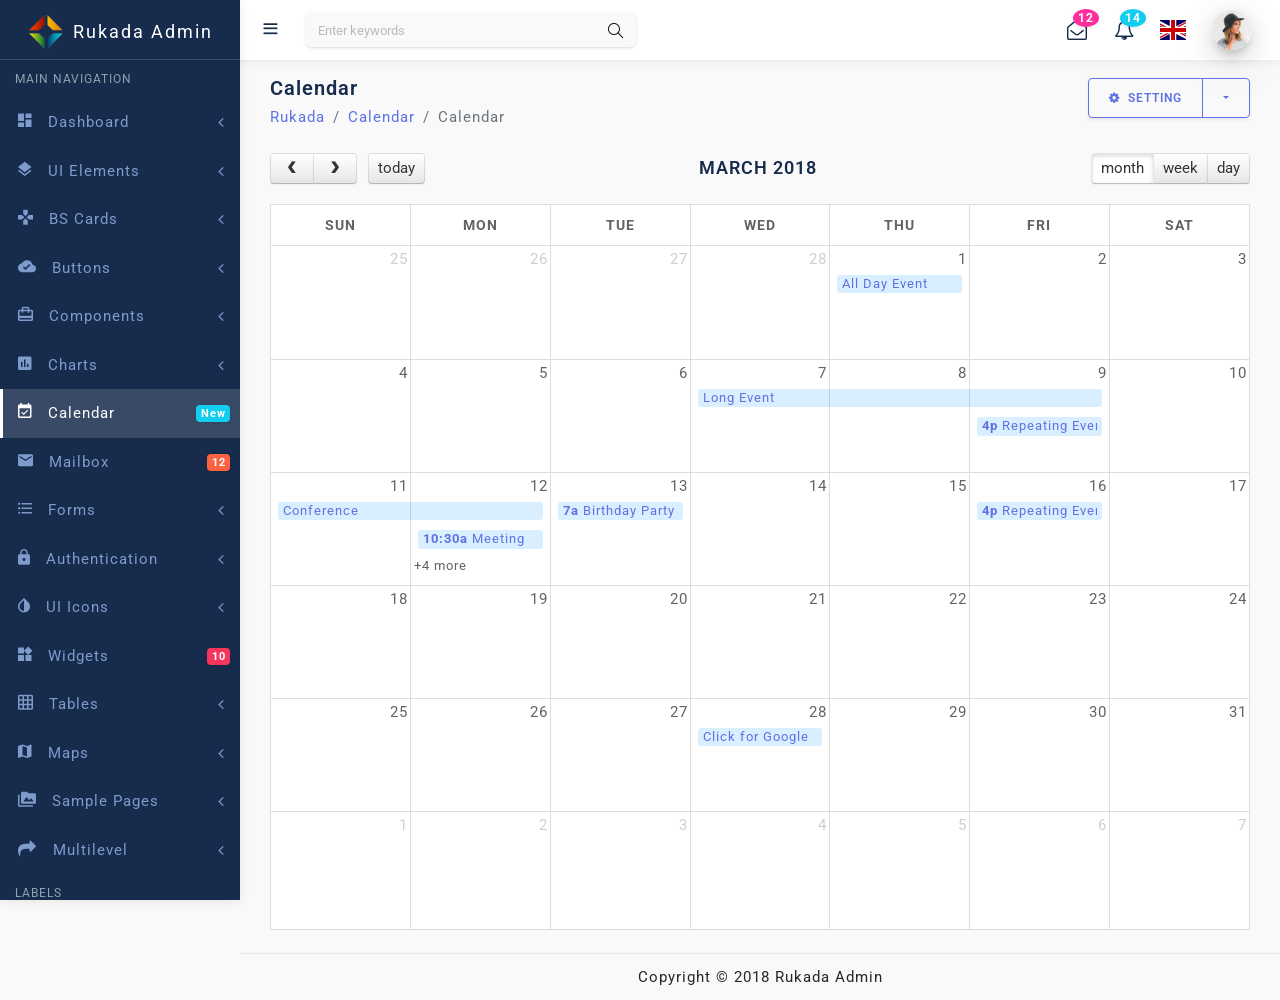
<file: color-admin/calendar.html>
<!DOCTYPE html>
<html lang="en">

<!-- Mirrored from codervent.com/rukada/color-admin/calendar.html by HTTrack Website Copier/3.x [XR&CO'2014], Sat, 09 Nov 2019 15:11:40 GMT -->
<head>
  <meta charset="utf-8"/>
  <meta http-equiv="X-UA-Compatible" content="IE=edge"/>
  <meta name="viewport" content="width=device-width, initial-scale=1, shrink-to-fit=no"/>
  <meta name="description" content=""/>
  <meta name="author" content=""/>
  <title>Rukada - Responsive Bootstrap4  Admin Dashboard Template</title>
  <!--favicon-->
  <link rel="icon" href="assets/images/favicon.ico" type="image/x-icon">
  <!--Full Calendar Css-->
  <link href="assets/plugins/fullcalendar/css/fullcalendar.min.css" rel='stylesheet'/>
  <!-- simplebar CSS-->
  <link href="assets/plugins/simplebar/css/simplebar.css" rel="stylesheet"/>
  <!-- Bootstrap core CSS-->
  <link href="assets/css/bootstrap.min.css" rel="stylesheet"/>
  <!-- animate CSS-->
  <link href="assets/css/animate.css" rel="stylesheet" type="text/css"/>
  <!-- Icons CSS-->
  <link href="assets/css/icons.css" rel="stylesheet" type="text/css"/>
  <!-- Sidebar CSS-->
  <link href="assets/css/sidebar-menu.css" rel="stylesheet"/>
  <!-- Custom Style-->
  <link href="assets/css/app-style.css" rel="stylesheet"/>
  
</head>

<body>

<!-- Start wrapper-->
 <div id="wrapper">
 
   <!--Start sidebar-wrapper-->
   <div id="sidebar-wrapper" data-simplebar="" data-simplebar-auto-hide="true">
     <div class="brand-logo">
      <a href="index.html">
       <img src="assets/images/logo-icon.png" class="logo-icon" alt="logo icon">
       <h5 class="logo-text">Rukada Admin</h5>
     </a>
   </div>
   <ul class="sidebar-menu do-nicescrol">
      <li class="sidebar-header">MAIN NAVIGATION</li>
      <li>
        <a href="index.html" class="waves-effect">
          <i class="zmdi zmdi-view-dashboard"></i> <span>Dashboard</span> <i class="fa fa-angle-left pull-right"></i>
        </a>
        <ul class="sidebar-submenu">
          <li><a href="index.html"><i class="zmdi zmdi-star-outline"></i> Dashboard v1</a></li>
          <li><a href="index2.html"><i class="zmdi zmdi-star-outline"></i> Dashboard v2</a></li>
          <li><a href="index3.html"><i class="zmdi zmdi-star-outline"></i> Dashboard v3</a></li>
          <li><a href="index4.html"><i class="zmdi zmdi-star-outline"></i> Dashboard v4</a></li>
        </ul>
      </li>
      <li>
        <a href="javaScript:void();" class="waves-effect">
          <i class="zmdi zmdi-layers"></i>
          <span>UI Elements</span> <i class="fa fa-angle-left pull-right"></i>
        </a>
        <ul class="sidebar-submenu">
        <li><a href="ui-checkbox-radio.html"><i class="zmdi zmdi-star-outline"></i> Checkboxes & Radios</a></li>
        <li><a href="ui-nav-tabs.html"><i class="zmdi zmdi-star-outline"></i> Nav Tabs</a></li>
        <li><a href="ui-accordions.html"><i class="zmdi zmdi-star-outline"></i> Accordions</a></li>
        <li><a href="ui-modals.html"><i class="zmdi zmdi-star-outline"></i> Modals</a></li>
        <li><a href="ui-typography.html"><i class="zmdi zmdi-star-outline"></i> Typography</a></li>
        <li><a href="ui-list-groups.html"><i class="zmdi zmdi-star-outline"></i> List Groups</a></li>
        <li><a href="ui-bootstrap-elements.html"><i class="zmdi zmdi-star-outline"></i> BS Elements</a></li>
        <li><a href="ui-pagination.html"><i class="zmdi zmdi-star-outline"></i> Pagination</a></li>
        <li><a href="ui-alerts.html"><i class="zmdi zmdi-star-outline"></i> Alerts</a></li>
        <li><a href="ui-progressbars.html"><i class="zmdi zmdi-star-outline"></i> Progress Bars</a></li>
        <li><a href="ui-notification.html"><i class="zmdi zmdi-star-outline"></i> Notifications</a></li>
        <li><a href="ui-sweet-alert.html"><i class="zmdi zmdi-star-outline"></i> Sweet Alerts</a></li>
        </ul>
      </li>
      <li>
        <a href="javaScript:void();" class="waves-effect">
          <i class="zmdi zmdi-gamepad"></i> <span>BS Cards</span>
          <i class="fa fa-angle-left float-right"></i>
        </a>
        <ul class="sidebar-submenu">
          <li><a href="cards-image-cards.html"><i class="zmdi zmdi-star-outline"></i> Image Cards</a></li>
          <li><a href="cards-text-cards.html"><i class="zmdi zmdi-star-outline"></i> Text Cards</a></li>
          <li><a href="cards-profile-cards.html"><i class="zmdi zmdi-star-outline"></i> Profile Cards</a></li>
          <li><a href="cards-social-cards.html"><i class="zmdi zmdi-star-outline"></i> Social Cards</a></li>
        </ul>
      </li>
      <li>
        <a href="javaScript:void();" class="waves-effect">
          <i class="zmdi zmdi-cloud-done"></i> <span>Buttons</span>
          <i class="fa fa-angle-left float-right"></i>
        </a>
        <ul class="sidebar-submenu">
          <li><a href="buttons-default-button.html"><i class="zmdi zmdi-star-outline"></i> Default Button</a></li>
          <li><a href="buttons-dropdown-buttons.html"><i class="zmdi zmdi-star-outline"></i> Dropdown Buttons</a></li>
          <li><a href="buttons-group-buttons.html"><i class="zmdi zmdi-star-outline"></i> Group Buttons</a></li>
          <li><a href="buttons-icon-buttons.html"><i class="zmdi zmdi-star-outline"></i> Icon Buttons</a></li>
          <li><a href="buttons-outline-buttons.html"><i class="zmdi zmdi-star-outline"></i> Outline Buttons</a></li>
          <li><a href="buttons-social-buttons.html"><i class="zmdi zmdi-star-outline"></i> Social Buttons</a></li>
        </ul>
      </li>
      <li>
        <a href="javaScript:void();" class="waves-effect">
          <i class="zmdi zmdi-card-travel"></i>
          <span>Components</span>
          <i class="fa fa-angle-left pull-right"></i>
        </a>
        <ul class="sidebar-submenu">
          <li><a href="components-range-slider.html"><i class="zmdi zmdi-star-outline"></i> Range Sliders</a></li>
          <li><a href="components-image-carousel.html"><i class="zmdi zmdi-star-outline"></i> Image Carousels</a></li>
          <li><a href="components-grid-layouts.html"><i class="zmdi zmdi-star-outline"></i> Grid Layouts</a></li>
          <li><a href="components-tree-view-menu.html"><i class="zmdi zmdi-star-outline"></i> Tree View</a></li>
          <li><a href="components-nestable.html"><i class="zmdi zmdi-star-outline"></i> Nesteble</a></li>
          <li><a href="components-switcher-buttons.html"><i class="zmdi zmdi-star-outline"></i> Switcher Buttons</a></li>
          <li><a href="components-pricing-table.html"><i class="zmdi zmdi-star-outline"></i> Pricing Tables</a></li>
          <li><a href="components-vertical-timeline.html"><i class="zmdi zmdi-star-outline"></i> Vertical Timeline</a></li>
          <li><a href="components-horizontal-timeline.html"><i class="zmdi zmdi-star-outline"></i> Horizontal Timeline</a></li>
          <li><a href="components-fancy-lightbox.html"><i class="zmdi zmdi-star-outline"></i> Fancy Lightbox</a></li>          
          <li><a href="components-color-palette.html"><i class="zmdi zmdi-star-outline"></i> Color Palette</a></li>
        </ul>
      </li>
      <li>
        <a href="javaScript:void();" class="waves-effect">
          <i class="zmdi zmdi-chart"></i> <span>Charts</span>
          <i class="fa fa-angle-left float-right"></i>
        </a>
        <ul class="sidebar-submenu">
          <li><a href="charts-chartjs.html"><i class="zmdi zmdi-star-outline"></i> Chart JS</a></li>
          <li><a href="charts-morris.html"><i class="zmdi zmdi-star-outline"></i> Morris Charts</a></li>
          <li><a href="charts-sparkline.html"><i class="zmdi zmdi-star-outline"></i> Sparkline Charts</a></li>
          <li><a href="charts-peity.html"><i class="zmdi zmdi-star-outline"></i> Peity Charts</a></li>
          <li><a href="charts-c3-charts.html"><i class="zmdi zmdi-star-outline"></i> C3 Charts</a></li>
          <li><a href="charts-other.html"><i class="zmdi zmdi-star-outline"></i> Other Charts</a></li>
          <li><a href="charts-flot.html"><i class="zmdi zmdi-star-outline"></i> Flot Chart</a></li>
        </ul>
       </li>
      <li>
        <a href="calendar.html" class="waves-effect">
          <i class="zmdi zmdi-calendar-check"></i> <span>Calendar</span>
          <small class="badge float-right badge-info">New</small>
        </a>
      </li>
    
      <li>
        <a href="javaScript:void();" class="waves-effect">
          <i class="zmdi zmdi-email"></i>
          <span>Mailbox</span>
           <small class="badge float-right badge-warning">12</small>
        </a>
        <ul class="sidebar-submenu">
          <li><a href="mail-inbox.html"><i class="zmdi zmdi-star-outline"></i> Inbox</a></li>
          <li><a href="mail-compose.html"><i class="zmdi zmdi-star-outline"></i> Compose</a></li>
          <li><a href="mail-read.html"><i class="zmdi zmdi-star-outline"></i> Read Mail</a></li>
        </ul>
      </li>
      
      <li>
        <a href="javaScript:void();" class="waves-effect">
          <i class="zmdi zmdi-format-list-bulleted"></i> <span>Forms</span>
          <i class="fa fa-angle-left pull-right"></i>
        </a>
        <ul class="sidebar-submenu">
          <li><a href="form-inputs.html"><i class="zmdi zmdi-star-outline"></i> Basic Inputs</a></li>
          <li><a href="form-input-group.html"><i class="zmdi zmdi-star-outline"></i> Input Groups</a></li>
          <li><a href="form-layouts.html"><i class="zmdi zmdi-star-outline"></i> Form Layouts</a></li>
          <li><a href="form-advanced.html"><i class="zmdi zmdi-star-outline"></i> Form Advanced</a></li>
          <li><a href="form-uploads.html"><i class="zmdi zmdi-star-outline"></i> Form Uploads</a></li>
          <li><a href="form-validation.html"><i class="zmdi zmdi-star-outline"></i> Form Validation</a></li>
          <li><a href="form-step-wizard.html"><i class="zmdi zmdi-star-outline"></i> Form Wizard</a></li>
          <li><a href="form-text-editor.html"><i class="zmdi zmdi-star-outline"></i> Form Editor</a></li>
        </ul>
      </li>

      <li>
        <a href="javaScript:void();" class="waves-effect">
          <i class="zmdi zmdi-lock"></i> <span>Authentication</span>
          <i class="fa fa-angle-left float-right"></i>
        </a>
        <ul class="sidebar-submenu">
          <li><a href="authentication-signin.html"><i class="zmdi zmdi-star-outline"></i> SignIn 1</a></li>
          <li><a href="authentication-signup.html"><i class="zmdi zmdi-star-outline"></i> SignUp 1</a></li>
          <li><a href="authentication-lock-screen.html"><i class="zmdi zmdi-star-outline"></i> Lock Screen</a></li>
          <li><a href="authentication-reset-password.html"><i class="zmdi zmdi-star-outline"></i> Reset Password 1</a></li>
        </ul>
       </li>

      <li>
        <a href="javaScript:void();" class="waves-effect">
          <i class="zmdi zmdi-invert-colors"></i> <span>UI Icons</span>
          <i class="fa fa-angle-left float-right"></i>
        </a>
        <ul class="sidebar-submenu">
          <li><a href="icons-font-awesome.html"><i class="zmdi zmdi-star-outline"></i> Font Awesome</a></li>
          <li><a href="icons-material-designs.html"><i class="zmdi zmdi-star-outline"></i> Material Design</a></li>
          <li><a href="icons-themify.html"><i class="zmdi zmdi-star-outline"></i> Themify Icons</a></li>
          <li><a href="icons-simple-line-icons.html"><i class="zmdi zmdi-star-outline"></i> Line Icons</a></li>
          <li><a href="icons-flags.html"><i class="zmdi zmdi-star-outline"></i> Flag Icons</a></li>
        </ul>
      </li>
    
       <li>
        <a href="widgets.html" class="waves-effect">
          <i class="zmdi zmdi-widgets"></i> <span>Widgets</span>
          <small class="badge float-right badge-danger">10</small>
        </a>
      </li>
     
     <li>
        <a href="javaScript:void();" class="waves-effect">
          <i class="zmdi zmdi-grid"></i> <span>Tables</span>
          <i class="fa fa-angle-left float-right"></i>
        </a>
        <ul class="sidebar-submenu">
          <li><a href="table-simple-tables.html"><i class="zmdi zmdi-star-outline"></i> Simple Tables</a></li>
          <li><a href="table-header-tables.html"><i class="zmdi zmdi-star-outline"></i> Header Tables</a></li>
          <li><a href="table-color-tables.html"><i class="zmdi zmdi-star-outline"></i> Color Tables</a></li>
          <li><a href="table-striped-color-tables.html"><i class="zmdi zmdi-star-outline"></i> Striped Color Tables</a></li>
          <li><a href="table-data-tables.html"><i class="zmdi zmdi-star-outline"></i> Data Tables</a></li>
        </ul>
       </li>
     
     <li>
        <a href="javaScript:void();" class="waves-effect">
          <i class="zmdi zmdi-map"></i> <span>Maps</span>
          <i class="fa fa-angle-left float-right"></i>
        </a>
        <ul class="sidebar-submenu">
          <li><a href="maps-google.html"><i class="zmdi zmdi-star-outline"></i> Google Maps</a></li>
          <li><a href="maps-vector.html"><i class="zmdi zmdi-star-outline"></i> Vector Maps</a></li>
        </ul>
       </li>
     
      <li>
        <a href="javaScript:void();" class="waves-effect">
          <i class="zmdi zmdi-collection-folder-image"></i> <span>Sample Pages</span>
          <i class="fa fa-angle-left float-right"></i>
        </a>
        <ul class="sidebar-submenu">
              <li><a href="pages-invoice.html"><i class="zmdi zmdi-star-outline"></i> Invoice</a></li>
          <li><a href="pages-user-profile.html"><i class="zmdi zmdi-star-outline"></i> User Profile</a></li>
          <li><a href="pages-blank-page.html"><i class="zmdi zmdi-star-outline"></i> Blank Page</a></li>
              <li><a href="pages-coming-soon.html"><i class="zmdi zmdi-star-outline"></i> Coming Soon</a></li>
          <li><a href="pages-403.html"><i class="zmdi zmdi-star-outline"></i> 403 Error</a></li>
          <li><a href="pages-404.html"><i class="zmdi zmdi-star-outline"></i> 404 Error</a></li>
          <li><a href="pages-500.html"><i class="zmdi zmdi-star-outline"></i> 500 Error</a></li>
        </ul>
       </li>

      <li>
        <a href="javaScript:void();" class="waves-effect">
          <i class="fa fa-share"></i> <span>Multilevel</span>
          <i class="fa fa-angle-left pull-right"></i>
        </a>
        <ul class="sidebar-submenu">
          <li><a href="javaScript:void();"><i class="zmdi zmdi-star-outline"></i> Level One</a></li>
          <li>
            <a href="javaScript:void();"><i class="zmdi zmdi-star-outline"></i> Level One <i class="fa fa-angle-left pull-right"></i></a>
            <ul class="sidebar-submenu">
              <li><a href="javaScript:void();"><i class="zmdi zmdi-star-outline"></i> Level Two</a></li>
              <li>
                <a href="javaScript:void();"><i class="zmdi zmdi-star-outline"></i> Level Two <i class="fa fa-angle-left pull-right"></i></a>
                <ul class="sidebar-submenu">
                  <li><a href="javaScript:void();"><i class="zmdi zmdi-star-outline"></i> Level Three</a></li>
                  <li><a href="javaScript:void();"><i class="zmdi zmdi-star-outline"></i> Level Three</a></li>
                </ul>
              </li>
            </ul>
          </li>
          <li><a href="javaScript:void();" class="waves-effect"><i class="zmdi zmdi-star-outline"></i> Level One</a></li>
        </ul>
      </li>
      <li class="sidebar-header">LABELS</li>
      <li><a href="javaScript:void();" class="waves-effect"><i class="zmdi zmdi-coffee text-danger"></i> <span>Important</span></a></li>
      <li><a href="javaScript:void();" class="waves-effect"><i class="zmdi zmdi-chart-donut text-success"></i> <span>Warning</span></a></li>
      <li><a href="javaScript:void();" class="waves-effect"><i class="zmdi zmdi-share text-info"></i> <span>Information</span></a></li>
    </ul>
   
   </div>
   <!--End sidebar-wrapper-->

<!--Start topbar header-->
<header class="topbar-nav">
 <nav class="navbar navbar-expand fixed-top bg-white">
  <ul class="navbar-nav mr-auto align-items-center">
    <li class="nav-item">
      <a class="nav-link toggle-menu" href="javascript:void();">
       <i class="icon-menu menu-icon"></i>
     </a>
    </li>
    <li class="nav-item">
      <form class="search-bar">
        <input type="text" class="form-control" placeholder="Enter keywords">
         <a href="javascript:void();"><i class="icon-magnifier"></i></a>
      </form>
    </li>
  </ul>
     
  <ul class="navbar-nav align-items-center right-nav-link">
    <li class="nav-item dropdown-lg">
      <a class="nav-link dropdown-toggle dropdown-toggle-nocaret waves-effect" data-toggle="dropdown" href="javascript:void();">
      <i class="fa fa-envelope-open-o"></i><span class="badge badge-secondary badge-up">12</span></a>
      <div class="dropdown-menu dropdown-menu-right">
        <ul class="list-group list-group-flush">
         <li class="list-group-item d-flex justify-content-between align-items-center">
          You have 12 new messages
          <span class="badge badge-secondary">12</span>
          </li>
          <li class="list-group-item">
          <a href="javaScript:void();">
           <div class="media">
             <div class="avatar"><img class="align-self-start mr-3" src="assets/images/avatars/avatar-5.png" alt="user avatar"></div>
            <div class="media-body">
            <h6 class="mt-0 msg-title">Jhon Deo</h6>
            <p class="msg-info">Lorem ipsum dolor sit amet...</p>
            <small>Today, 4:10 PM</small>
            </div>
          </div>
          </a>
          </li>
          <li class="list-group-item">
          <a href="javaScript:void();">
           <div class="media">
             <div class="avatar"><img class="align-self-start mr-3" src="assets/images/avatars/avatar-6.png" alt="user avatar"></div>
            <div class="media-body">
            <h6 class="mt-0 msg-title">Sara Jen</h6>
            <p class="msg-info">Lorem ipsum dolor sit amet...</p>
            <small>Yesterday, 8:30 AM</small>
            </div>
          </div>
          </a>
          </li>
          <li class="list-group-item">
          <a href="javaScript:void();">
           <div class="media">
             <div class="avatar"><img class="align-self-start mr-3" src="assets/images/avatars/avatar-7.png" alt="user avatar"></div>
            <div class="media-body">
            <h6 class="mt-0 msg-title">Dannish Josh</h6>
            <p class="msg-info">Lorem ipsum dolor sit amet...</p>
             <small>5/11/2018, 2:50 PM</small>
            </div>
          </div>
          </a>
          </li>
          <li class="list-group-item">
          <a href="javaScript:void();">
           <div class="media">
             <div class="avatar"><img class="align-self-start mr-3" src="assets/images/avatars/avatar-8.png" alt="user avatar"></div>
            <div class="media-body">
            <h6 class="mt-0 msg-title">Katrina Mccoy</h6>
            <p class="msg-info">Lorem ipsum dolor sit amet.</p>
            <small>1/11/2018, 2:50 PM</small>
            </div>
          </div>
          </a>
          </li>
          <li class="list-group-item"><a href="javaScript:void();">See All Messages</a></li>
        </ul>
        </div>
    </li>
    <li class="nav-item dropdown-lg">
      <a class="nav-link dropdown-toggle dropdown-toggle-nocaret waves-effect" data-toggle="dropdown" href="javascript:void();">
    <i class="fa fa-bell-o"></i><span class="badge badge-info badge-up">14</span></a>
      <div class="dropdown-menu dropdown-menu-right">
        <ul class="list-group list-group-flush">
          <li class="list-group-item d-flex justify-content-between align-items-center">
          You have 14 Notifications
          <span class="badge badge-info">14</span>
          </li>
          <li class="list-group-item">
          <a href="javaScript:void();">
           <div class="media">
             <i class="zmdi zmdi-accounts fa-2x mr-3 text-primary"></i>
            <div class="media-body">
            <h6 class="mt-0 msg-title">New Registered Users</h6>
            <p class="msg-info">Lorem ipsum dolor sit amet...</p>
            </div>
          </div>
          </a>
          </li>
          <li class="list-group-item">
          <a href="javaScript:void();">
           <div class="media">
             <i class="zmdi zmdi-coffee fa-2x mr-3 text-success"></i>
            <div class="media-body">
            <h6 class="mt-0 msg-title">New Received Orders</h6>
            <p class="msg-info">Lorem ipsum dolor sit amet...</p>
            </div>
          </div>
          </a>
          </li>
          <li class="list-group-item">
          <a href="javaScript:void();">
           <div class="media">
             <i class="zmdi zmdi-notifications-active fa-2x mr-3 text-secondary"></i>
            <div class="media-body">
            <h6 class="mt-0 msg-title">New Updates</h6>
            <p class="msg-info">Lorem ipsum dolor sit amet...</p>
            </div>
          </div>
          </a>
          </li>
          <li class="list-group-item"><a href="javaScript:void();">See All Notifications</a></li>
        </ul>
      </div>
    </li>
    <li class="nav-item language">
      <a class="nav-link dropdown-toggle dropdown-toggle-nocaret waves-effect" data-toggle="dropdown" href="#"><i class="flag-icon flag-icon-gb"></i></a>
      <ul class="dropdown-menu dropdown-menu-right">
          <li class="dropdown-item"> <i class="flag-icon flag-icon-gb mr-2"></i> English</li>
          <li class="dropdown-item"> <i class="flag-icon flag-icon-fr mr-2"></i> French</li>
          <li class="dropdown-item"> <i class="flag-icon flag-icon-cn mr-2"></i> Chinese</li>
          <li class="dropdown-item"> <i class="flag-icon flag-icon-de mr-2"></i> German</li>
        </ul>
    </li>
    <li class="nav-item">
      <a class="nav-link dropdown-toggle dropdown-toggle-nocaret" data-toggle="dropdown" href="#">
        <span class="user-profile"><img src="assets/images/avatars/avatar-13.png" class="img-circle" alt="user avatar"></span>
      </a>
      <ul class="dropdown-menu dropdown-menu-right">
       <li class="dropdown-item user-details">
        <a href="javaScript:void();">
           <div class="media">
             <div class="avatar"><img class="align-self-start mr-3" src="assets/images/avatars/avatar-13.png" alt="user avatar"></div>
            <div class="media-body">
            <h6 class="mt-2 user-title">Katrina Mccoy</h6>
            <p class="user-subtitle">mccoy@example.com</p>
            </div>
           </div>
          </a>
        </li>
        <li class="dropdown-divider"></li>
        <li class="dropdown-item"><i class="icon-envelope mr-2"></i> Inbox</li>
        <li class="dropdown-divider"></li>
        <li class="dropdown-item"><i class="icon-wallet mr-2"></i> Account</li>
        <li class="dropdown-divider"></li>
        <li class="dropdown-item"><i class="icon-settings mr-2"></i> Setting</li>
        <li class="dropdown-divider"></li>
        <li class="dropdown-item"><i class="icon-power mr-2"></i> Logout</li>
      </ul>
    </li>
  </ul>
</nav>
</header>
<!--End topbar header-->

<div class="clearfix"></div>
	
  <div class="content-wrapper">
    <div class="container-fluid">
	
    <!-- Breadcrumb-->
     <div class="row pt-2 pb-2">
        <div class="col-sm-9">
		    <h4 class="page-title">Calendar</h4>
		    <ol class="breadcrumb">
            <li class="breadcrumb-item"><a href="javaScript:void();">Rukada</a></li>
            <li class="breadcrumb-item"><a href="javaScript:void();">Calendar</a></li>
            <li class="breadcrumb-item active" aria-current="page">Calendar</li>
         </ol>
	   </div>
     <div class="col-sm-3">
       <div class="btn-group float-sm-right">
        <button type="button" class="btn btn-outline-primary waves-effect waves-light"><i class="fa fa-cog mr-1"></i> Setting</button>
        <button type="button" class="btn btn-outline-primary dropdown-toggle dropdown-toggle-split waves-effect waves-light" data-toggle="dropdown">
        <span class="caret"></span>
        </button>
        <div class="dropdown-menu">
          <a href="javaScript:void();" class="dropdown-item">Action</a>
          <a href="javaScript:void();" class="dropdown-item">Another action</a>
          <a href="javaScript:void();" class="dropdown-item">Something else here</a>
          <div class="dropdown-divider"></div>
          <a href="javaScript:void();" class="dropdown-item">Separated link</a>
        </div>
      </div>
     </div>
     </div>
    <!-- End Breadcrumb-->
  
            <div id='calendar'></div>
			
    </div>
    <!-- End container-fluid-->
   </div><!--End content-wrapper-->
   
  <!--Start Back To Top Button-->
    <a href="javaScript:void();" class="back-to-top"><i class="fa fa-angle-double-up"></i> </a>
    <!--End Back To Top Button-->
	
	<!--Start footer-->
	<footer class="footer">
      <div class="container">
        <div class="text-center">
          Copyright © 2018 Rukada Admin
        </div>
      </div>
    </footer>
	<!--End footer-->
   
  </div><!--End wrapper-->


  <!-- Bootstrap core JavaScript-->
  
  <script src="assets/js/jquery.min.js"></script>
  <script src="assets/js/popper.min.js"></script>
  <script src="assets/js/bootstrap.min.js"></script>
	
  <!-- simplebar js -->
  <script src="assets/plugins/simplebar/js/simplebar.js"></script>
  <!-- waves effect js -->
  <script src="assets/js/waves.js"></script>
  <!-- sidebar-menu js -->
  <script src="assets/js/sidebar-menu.js"></script>
  <!-- Custom scripts -->
  <script src="assets/js/app-script.js"></script>
  
  <!-- Full Calendar -->
  <script src='assets/plugins/fullcalendar/js/moment.min.js'></script>
  <script src='assets/plugins/fullcalendar/js/fullcalendar.min.js'></script>
  <script src="assets/plugins/fullcalendar/js/fullcalendar-custom-script.js"></script>
	
</body>

<!-- Mirrored from codervent.com/rukada/color-admin/calendar.html by HTTrack Website Copier/3.x [XR&CO'2014], Sat, 09 Nov 2019 15:11:46 GMT -->
</html>
</file>
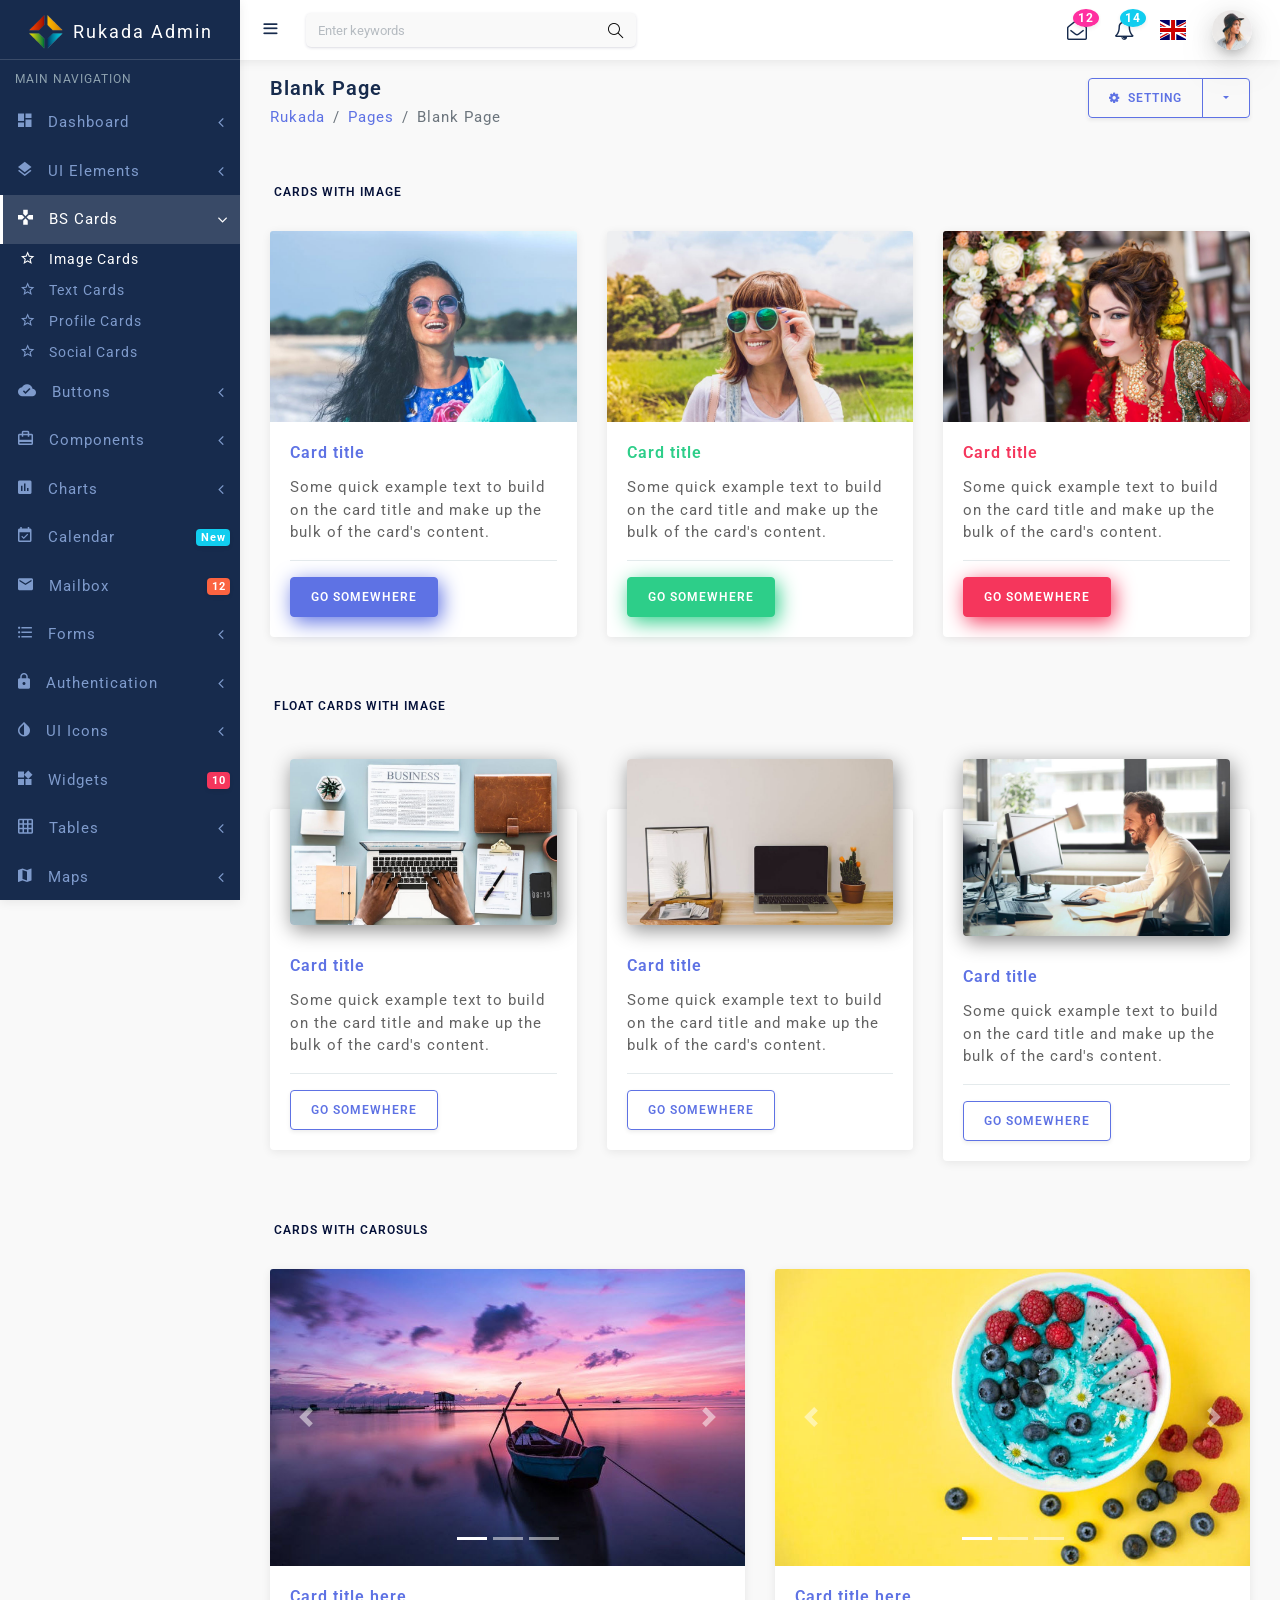
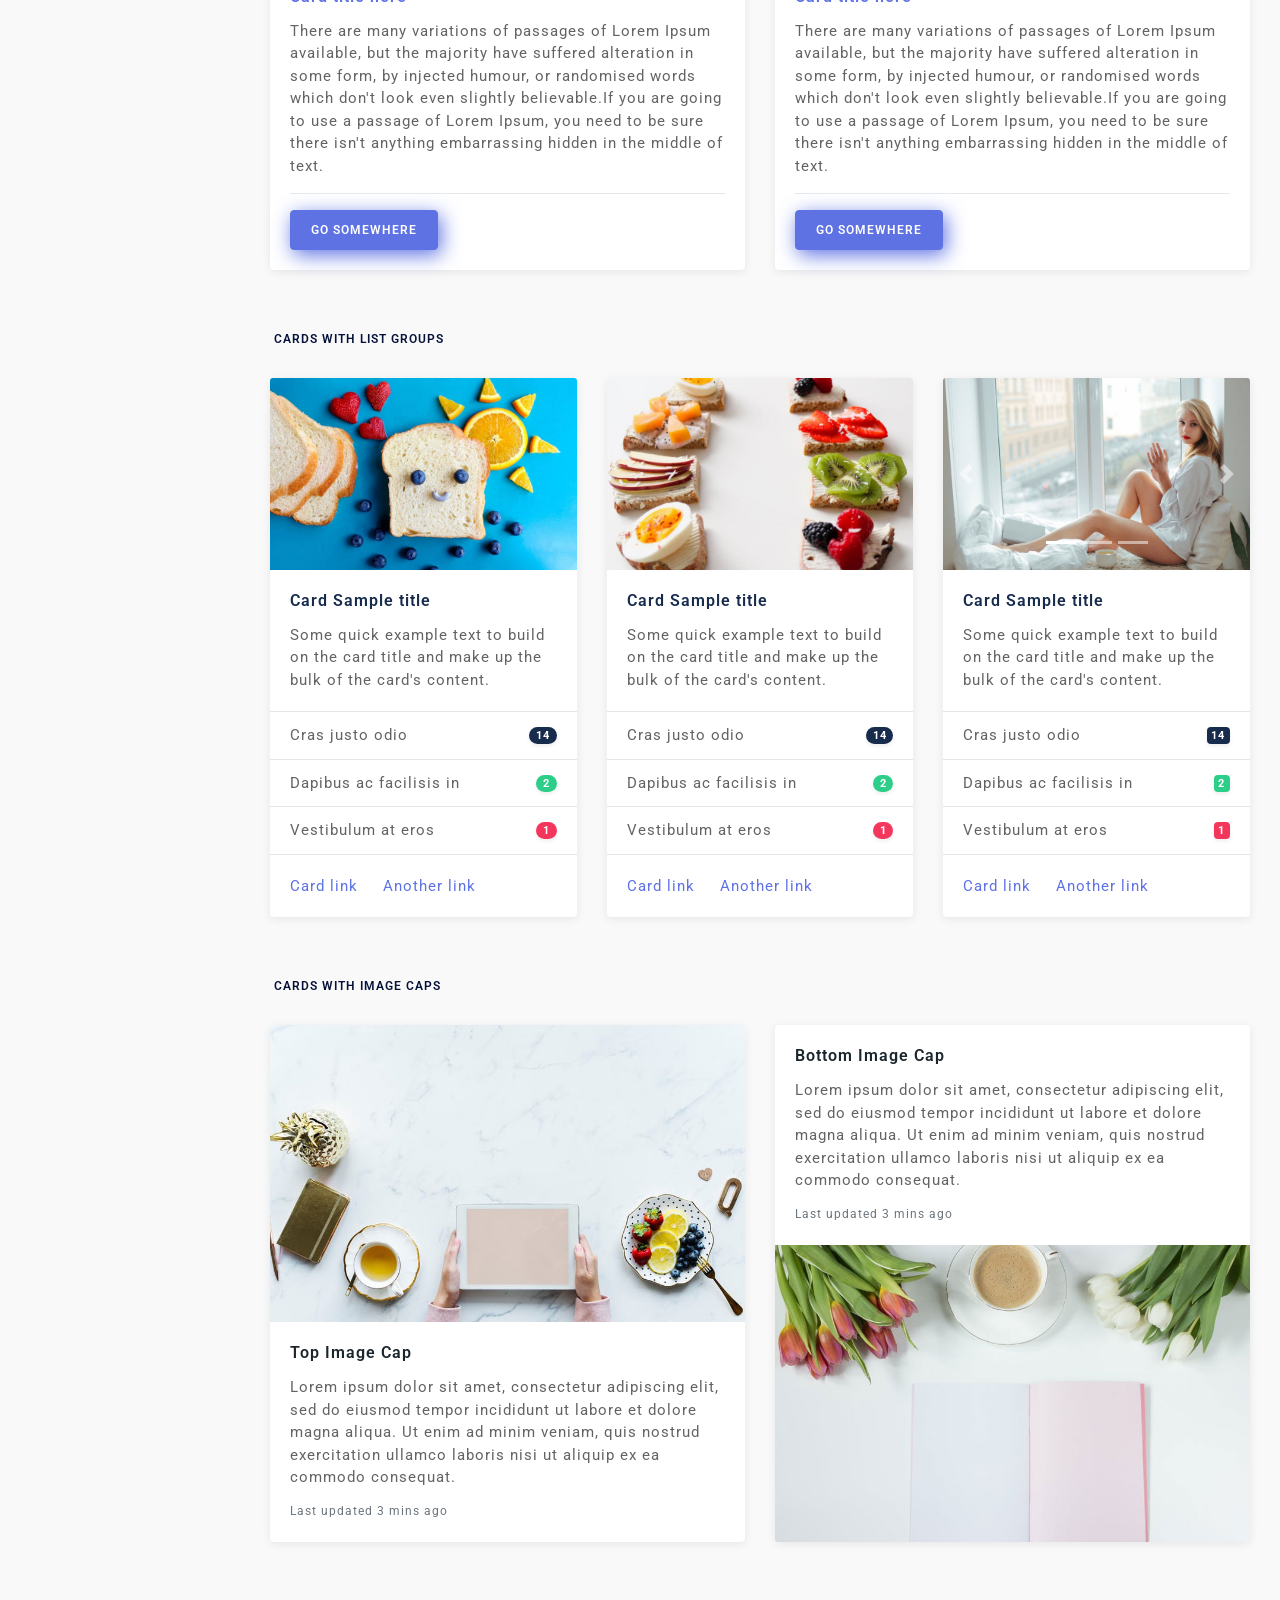
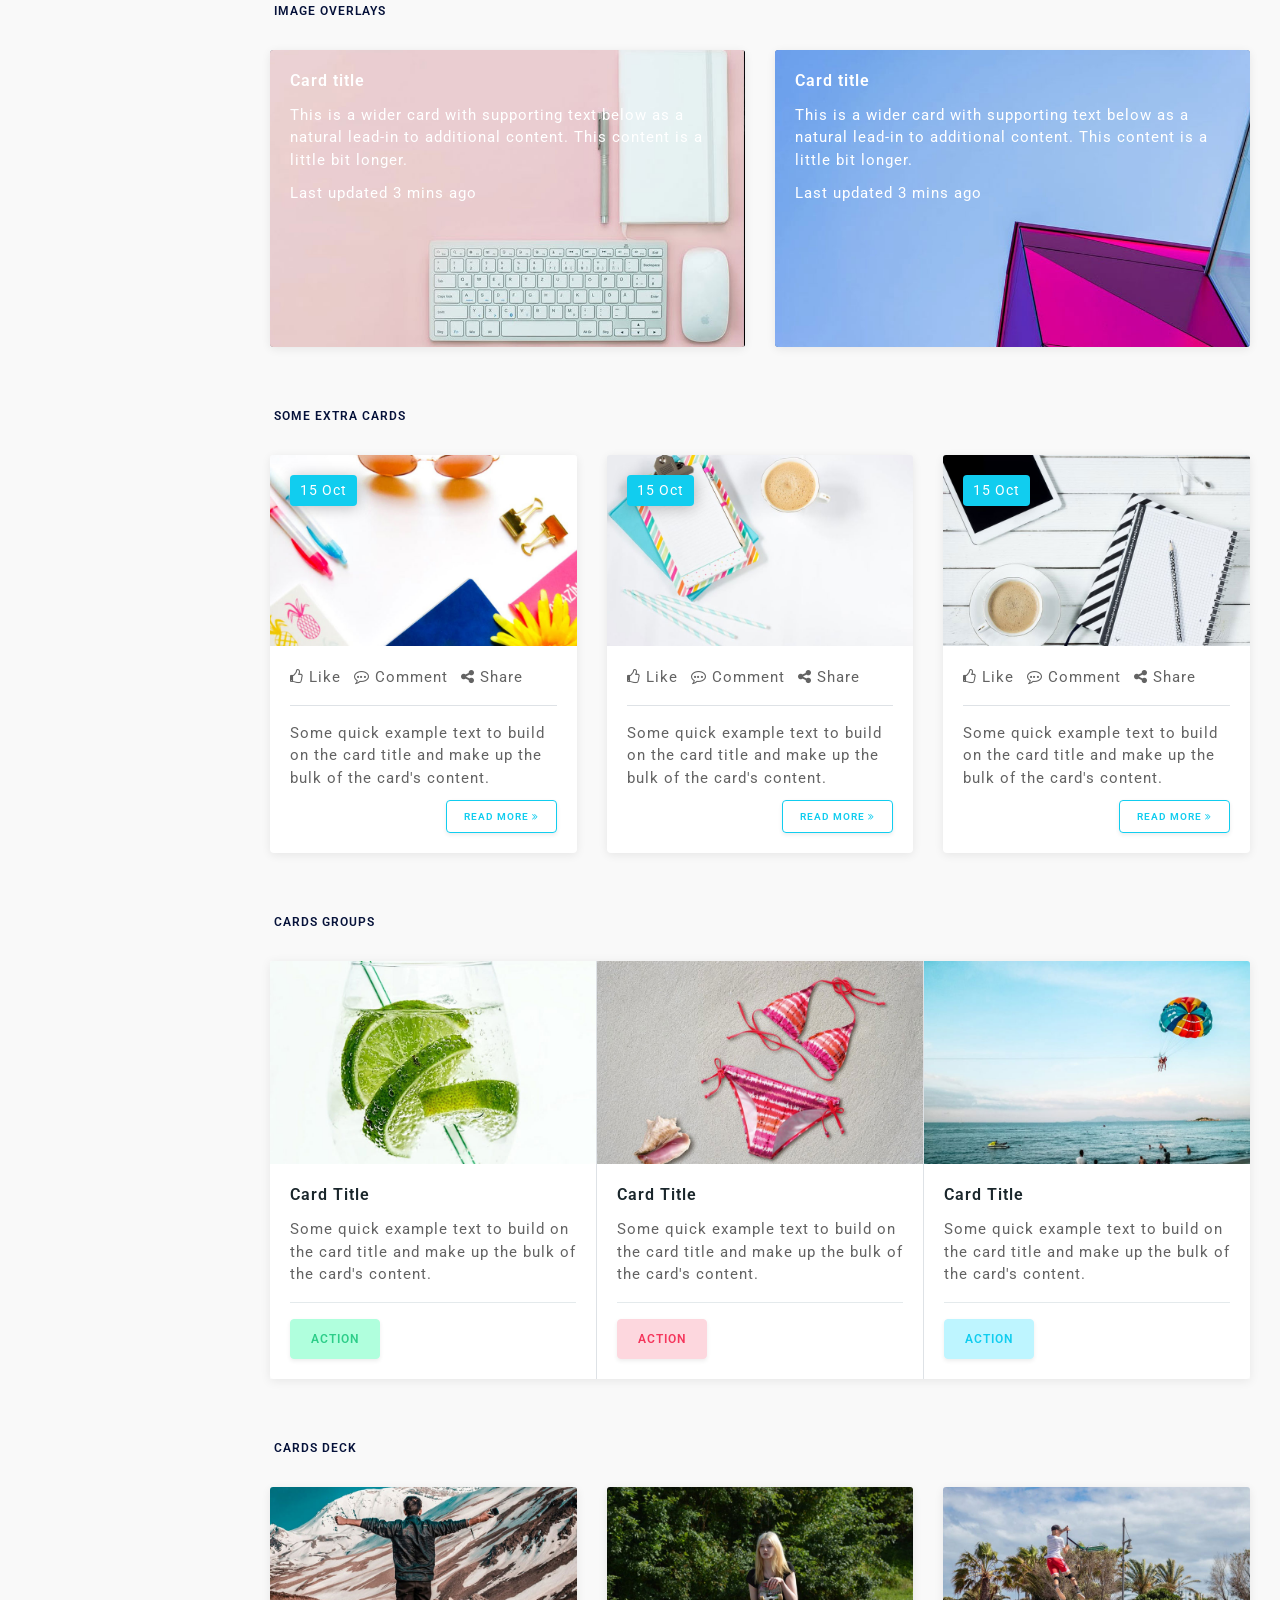
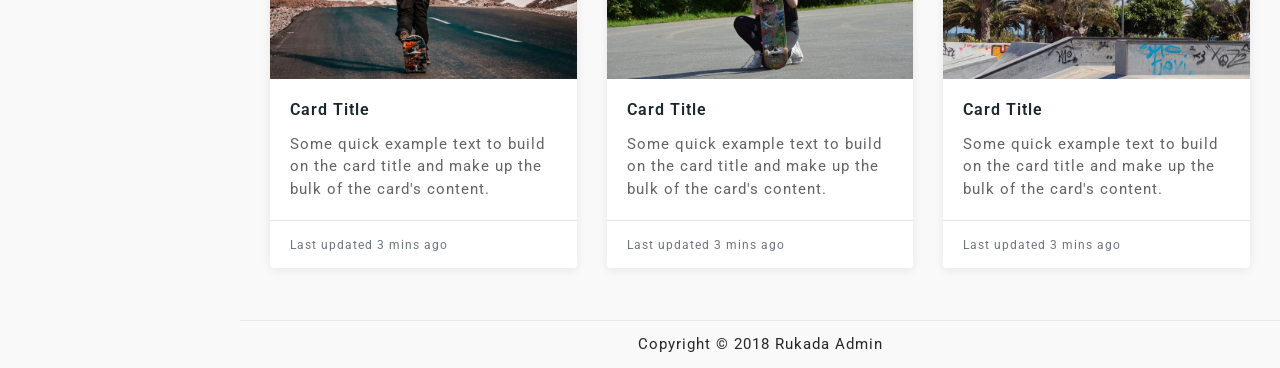
<file: color-admin/cards-image-cards.html>
<!DOCTYPE html>
<html lang="en">

<!-- Mirrored from codervent.com/rukada/color-admin/cards-image-cards.html by HTTrack Website Copier/3.x [XR&CO'2014], Sat, 09 Nov 2019 15:04:17 GMT -->
<head>
  <meta charset="utf-8"/>
  <meta http-equiv="X-UA-Compatible" content="IE=edge"/>
  <meta name="viewport" content="width=device-width, initial-scale=1, shrink-to-fit=no"/>
  <meta name="description" content=""/>
  <meta name="author" content=""/>
  <title>Rukada - Responsive Bootstrap4  Admin Dashboard Template</title>
  <!--favicon-->
  <link rel="icon" href="assets/images/favicon.ico" type="image/x-icon">
  <!-- simplebar CSS-->
  <link href="assets/plugins/simplebar/css/simplebar.css" rel="stylesheet"/>
  <!-- Bootstrap core CSS-->
  <link href="assets/css/bootstrap.min.css" rel="stylesheet"/>
  <!-- animate CSS-->
  <link href="assets/css/animate.css" rel="stylesheet" type="text/css"/>
  <!-- Icons CSS-->
  <link href="assets/css/icons.css" rel="stylesheet" type="text/css"/>
  <!-- Sidebar CSS-->
  <link href="assets/css/sidebar-menu.css" rel="stylesheet"/>
  <!-- Custom Style-->
  <link href="assets/css/app-style.css" rel="stylesheet"/>
  
  
</head>

<body>

<!-- Start wrapper-->
 <div id="wrapper">
 
  <!--Start sidebar-wrapper-->
   <div id="sidebar-wrapper" data-simplebar="" data-simplebar-auto-hide="true">
     <div class="brand-logo">
      <a href="index.html">
       <img src="assets/images/logo-icon.png" class="logo-icon" alt="logo icon">
       <h5 class="logo-text">Rukada Admin</h5>
     </a>
   </div>
   <ul class="sidebar-menu do-nicescrol">
      <li class="sidebar-header">MAIN NAVIGATION</li>
      <li>
        <a href="index.html" class="waves-effect">
          <i class="zmdi zmdi-view-dashboard"></i> <span>Dashboard</span> <i class="fa fa-angle-left pull-right"></i>
        </a>
        <ul class="sidebar-submenu">
          <li><a href="index.html"><i class="zmdi zmdi-star-outline"></i> Dashboard v1</a></li>
          <li><a href="index2.html"><i class="zmdi zmdi-star-outline"></i> Dashboard v2</a></li>
          <li><a href="index3.html"><i class="zmdi zmdi-star-outline"></i> Dashboard v3</a></li>
          <li><a href="index4.html"><i class="zmdi zmdi-star-outline"></i> Dashboard v4</a></li>
        </ul>
      </li>
      <li>
        <a href="javaScript:void();" class="waves-effect">
          <i class="zmdi zmdi-layers"></i>
          <span>UI Elements</span> <i class="fa fa-angle-left pull-right"></i>
        </a>
        <ul class="sidebar-submenu">
        <li><a href="ui-checkbox-radio.html"><i class="zmdi zmdi-star-outline"></i> Checkboxes & Radios</a></li>
        <li><a href="ui-nav-tabs.html"><i class="zmdi zmdi-star-outline"></i> Nav Tabs</a></li>
        <li><a href="ui-accordions.html"><i class="zmdi zmdi-star-outline"></i> Accordions</a></li>
        <li><a href="ui-modals.html"><i class="zmdi zmdi-star-outline"></i> Modals</a></li>
        <li><a href="ui-typography.html"><i class="zmdi zmdi-star-outline"></i> Typography</a></li>
        <li><a href="ui-list-groups.html"><i class="zmdi zmdi-star-outline"></i> List Groups</a></li>
        <li><a href="ui-bootstrap-elements.html"><i class="zmdi zmdi-star-outline"></i> BS Elements</a></li>
        <li><a href="ui-pagination.html"><i class="zmdi zmdi-star-outline"></i> Pagination</a></li>
        <li><a href="ui-alerts.html"><i class="zmdi zmdi-star-outline"></i> Alerts</a></li>
        <li><a href="ui-progressbars.html"><i class="zmdi zmdi-star-outline"></i> Progress Bars</a></li>
        <li><a href="ui-notification.html"><i class="zmdi zmdi-star-outline"></i> Notifications</a></li>
        <li><a href="ui-sweet-alert.html"><i class="zmdi zmdi-star-outline"></i> Sweet Alerts</a></li>
        </ul>
      </li>
      <li>
        <a href="javaScript:void();" class="waves-effect">
          <i class="zmdi zmdi-gamepad"></i> <span>BS Cards</span>
          <i class="fa fa-angle-left float-right"></i>
        </a>
        <ul class="sidebar-submenu">
          <li><a href="cards-image-cards.html"><i class="zmdi zmdi-star-outline"></i> Image Cards</a></li>
          <li><a href="cards-text-cards.html"><i class="zmdi zmdi-star-outline"></i> Text Cards</a></li>
          <li><a href="cards-profile-cards.html"><i class="zmdi zmdi-star-outline"></i> Profile Cards</a></li>
          <li><a href="cards-social-cards.html"><i class="zmdi zmdi-star-outline"></i> Social Cards</a></li>
        </ul>
      </li>
      <li>
        <a href="javaScript:void();" class="waves-effect">
          <i class="zmdi zmdi-cloud-done"></i> <span>Buttons</span>
          <i class="fa fa-angle-left float-right"></i>
        </a>
        <ul class="sidebar-submenu">
          <li><a href="buttons-default-button.html"><i class="zmdi zmdi-star-outline"></i> Default Button</a></li>
          <li><a href="buttons-dropdown-buttons.html"><i class="zmdi zmdi-star-outline"></i> Dropdown Buttons</a></li>
          <li><a href="buttons-group-buttons.html"><i class="zmdi zmdi-star-outline"></i> Group Buttons</a></li>
          <li><a href="buttons-icon-buttons.html"><i class="zmdi zmdi-star-outline"></i> Icon Buttons</a></li>
          <li><a href="buttons-outline-buttons.html"><i class="zmdi zmdi-star-outline"></i> Outline Buttons</a></li>
          <li><a href="buttons-social-buttons.html"><i class="zmdi zmdi-star-outline"></i> Social Buttons</a></li>
        </ul>
      </li>
      <li>
        <a href="javaScript:void();" class="waves-effect">
          <i class="zmdi zmdi-card-travel"></i>
          <span>Components</span>
          <i class="fa fa-angle-left pull-right"></i>
        </a>
        <ul class="sidebar-submenu">
          <li><a href="components-range-slider.html"><i class="zmdi zmdi-star-outline"></i> Range Sliders</a></li>
          <li><a href="components-image-carousel.html"><i class="zmdi zmdi-star-outline"></i> Image Carousels</a></li>
          <li><a href="components-grid-layouts.html"><i class="zmdi zmdi-star-outline"></i> Grid Layouts</a></li>
          <li><a href="components-tree-view-menu.html"><i class="zmdi zmdi-star-outline"></i> Tree View</a></li>
          <li><a href="components-nestable.html"><i class="zmdi zmdi-star-outline"></i> Nesteble</a></li>
          <li><a href="components-switcher-buttons.html"><i class="zmdi zmdi-star-outline"></i> Switcher Buttons</a></li>
          <li><a href="components-pricing-table.html"><i class="zmdi zmdi-star-outline"></i> Pricing Tables</a></li>
          <li><a href="components-vertical-timeline.html"><i class="zmdi zmdi-star-outline"></i> Vertical Timeline</a></li>
          <li><a href="components-horizontal-timeline.html"><i class="zmdi zmdi-star-outline"></i> Horizontal Timeline</a></li>
          <li><a href="components-fancy-lightbox.html"><i class="zmdi zmdi-star-outline"></i> Fancy Lightbox</a></li>          
          <li><a href="components-color-palette.html"><i class="zmdi zmdi-star-outline"></i> Color Palette</a></li>
        </ul>
      </li>
      <li>
        <a href="javaScript:void();" class="waves-effect">
          <i class="zmdi zmdi-chart"></i> <span>Charts</span>
          <i class="fa fa-angle-left float-right"></i>
        </a>
        <ul class="sidebar-submenu">
          <li><a href="charts-chartjs.html"><i class="zmdi zmdi-star-outline"></i> Chart JS</a></li>
          <li><a href="charts-morris.html"><i class="zmdi zmdi-star-outline"></i> Morris Charts</a></li>
          <li><a href="charts-sparkline.html"><i class="zmdi zmdi-star-outline"></i> Sparkline Charts</a></li>
          <li><a href="charts-peity.html"><i class="zmdi zmdi-star-outline"></i> Peity Charts</a></li>
          <li><a href="charts-c3-charts.html"><i class="zmdi zmdi-star-outline"></i> C3 Charts</a></li>
          <li><a href="charts-other.html"><i class="zmdi zmdi-star-outline"></i> Other Charts</a></li>
          <li><a href="charts-flot.html"><i class="zmdi zmdi-star-outline"></i> Flot Chart</a></li>
        </ul>
       </li>
      <li>
        <a href="calendar.html" class="waves-effect">
          <i class="zmdi zmdi-calendar-check"></i> <span>Calendar</span>
          <small class="badge float-right badge-info">New</small>
        </a>
      </li>
    
      <li>
        <a href="javaScript:void();" class="waves-effect">
          <i class="zmdi zmdi-email"></i>
          <span>Mailbox</span>
           <small class="badge float-right badge-warning">12</small>
        </a>
        <ul class="sidebar-submenu">
          <li><a href="mail-inbox.html"><i class="zmdi zmdi-star-outline"></i> Inbox</a></li>
          <li><a href="mail-compose.html"><i class="zmdi zmdi-star-outline"></i> Compose</a></li>
          <li><a href="mail-read.html"><i class="zmdi zmdi-star-outline"></i> Read Mail</a></li>
        </ul>
      </li>
      
      <li>
        <a href="javaScript:void();" class="waves-effect">
          <i class="zmdi zmdi-format-list-bulleted"></i> <span>Forms</span>
          <i class="fa fa-angle-left pull-right"></i>
        </a>
        <ul class="sidebar-submenu">
          <li><a href="form-inputs.html"><i class="zmdi zmdi-star-outline"></i> Basic Inputs</a></li>
          <li><a href="form-input-group.html"><i class="zmdi zmdi-star-outline"></i> Input Groups</a></li>
          <li><a href="form-layouts.html"><i class="zmdi zmdi-star-outline"></i> Form Layouts</a></li>
          <li><a href="form-advanced.html"><i class="zmdi zmdi-star-outline"></i> Form Advanced</a></li>
          <li><a href="form-uploads.html"><i class="zmdi zmdi-star-outline"></i> Form Uploads</a></li>
          <li><a href="form-validation.html"><i class="zmdi zmdi-star-outline"></i> Form Validation</a></li>
          <li><a href="form-step-wizard.html"><i class="zmdi zmdi-star-outline"></i> Form Wizard</a></li>
          <li><a href="form-text-editor.html"><i class="zmdi zmdi-star-outline"></i> Form Editor</a></li>
        </ul>
      </li>

      <li>
        <a href="javaScript:void();" class="waves-effect">
          <i class="zmdi zmdi-lock"></i> <span>Authentication</span>
          <i class="fa fa-angle-left float-right"></i>
        </a>
        <ul class="sidebar-submenu">
          <li><a href="authentication-signin.html"><i class="zmdi zmdi-star-outline"></i> SignIn 1</a></li>
          <li><a href="authentication-signup.html"><i class="zmdi zmdi-star-outline"></i> SignUp 1</a></li>
          <li><a href="authentication-lock-screen.html"><i class="zmdi zmdi-star-outline"></i> Lock Screen</a></li>
          <li><a href="authentication-reset-password.html"><i class="zmdi zmdi-star-outline"></i> Reset Password 1</a></li>
        </ul>
       </li>

      <li>
        <a href="javaScript:void();" class="waves-effect">
          <i class="zmdi zmdi-invert-colors"></i> <span>UI Icons</span>
          <i class="fa fa-angle-left float-right"></i>
        </a>
        <ul class="sidebar-submenu">
          <li><a href="icons-font-awesome.html"><i class="zmdi zmdi-star-outline"></i> Font Awesome</a></li>
          <li><a href="icons-material-designs.html"><i class="zmdi zmdi-star-outline"></i> Material Design</a></li>
          <li><a href="icons-themify.html"><i class="zmdi zmdi-star-outline"></i> Themify Icons</a></li>
          <li><a href="icons-simple-line-icons.html"><i class="zmdi zmdi-star-outline"></i> Line Icons</a></li>
          <li><a href="icons-flags.html"><i class="zmdi zmdi-star-outline"></i> Flag Icons</a></li>
        </ul>
      </li>
    
       <li>
        <a href="widgets.html" class="waves-effect">
          <i class="zmdi zmdi-widgets"></i> <span>Widgets</span>
          <small class="badge float-right badge-danger">10</small>
        </a>
      </li>
     
     <li>
        <a href="javaScript:void();" class="waves-effect">
          <i class="zmdi zmdi-grid"></i> <span>Tables</span>
          <i class="fa fa-angle-left float-right"></i>
        </a>
        <ul class="sidebar-submenu">
          <li><a href="table-simple-tables.html"><i class="zmdi zmdi-star-outline"></i> Simple Tables</a></li>
          <li><a href="table-header-tables.html"><i class="zmdi zmdi-star-outline"></i> Header Tables</a></li>
          <li><a href="table-color-tables.html"><i class="zmdi zmdi-star-outline"></i> Color Tables</a></li>
          <li><a href="table-striped-color-tables.html"><i class="zmdi zmdi-star-outline"></i> Striped Color Tables</a></li>
          <li><a href="table-data-tables.html"><i class="zmdi zmdi-star-outline"></i> Data Tables</a></li>
        </ul>
       </li>
     
     <li>
        <a href="javaScript:void();" class="waves-effect">
          <i class="zmdi zmdi-map"></i> <span>Maps</span>
          <i class="fa fa-angle-left float-right"></i>
        </a>
        <ul class="sidebar-submenu">
          <li><a href="maps-google.html"><i class="zmdi zmdi-star-outline"></i> Google Maps</a></li>
          <li><a href="maps-vector.html"><i class="zmdi zmdi-star-outline"></i> Vector Maps</a></li>
        </ul>
       </li>
     
      <li>
        <a href="javaScript:void();" class="waves-effect">
          <i class="zmdi zmdi-collection-folder-image"></i> <span>Sample Pages</span>
          <i class="fa fa-angle-left float-right"></i>
        </a>
        <ul class="sidebar-submenu">
              <li><a href="pages-invoice.html"><i class="zmdi zmdi-star-outline"></i> Invoice</a></li>
          <li><a href="pages-user-profile.html"><i class="zmdi zmdi-star-outline"></i> User Profile</a></li>
          <li><a href="pages-blank-page.html"><i class="zmdi zmdi-star-outline"></i> Blank Page</a></li>
              <li><a href="pages-coming-soon.html"><i class="zmdi zmdi-star-outline"></i> Coming Soon</a></li>
          <li><a href="pages-403.html"><i class="zmdi zmdi-star-outline"></i> 403 Error</a></li>
          <li><a href="pages-404.html"><i class="zmdi zmdi-star-outline"></i> 404 Error</a></li>
          <li><a href="pages-500.html"><i class="zmdi zmdi-star-outline"></i> 500 Error</a></li>
        </ul>
       </li>

      <li>
        <a href="javaScript:void();" class="waves-effect">
          <i class="fa fa-share"></i> <span>Multilevel</span>
          <i class="fa fa-angle-left pull-right"></i>
        </a>
        <ul class="sidebar-submenu">
          <li><a href="javaScript:void();"><i class="zmdi zmdi-star-outline"></i> Level One</a></li>
          <li>
            <a href="javaScript:void();"><i class="zmdi zmdi-star-outline"></i> Level One <i class="fa fa-angle-left pull-right"></i></a>
            <ul class="sidebar-submenu">
              <li><a href="javaScript:void();"><i class="zmdi zmdi-star-outline"></i> Level Two</a></li>
              <li>
                <a href="javaScript:void();"><i class="zmdi zmdi-star-outline"></i> Level Two <i class="fa fa-angle-left pull-right"></i></a>
                <ul class="sidebar-submenu">
                  <li><a href="javaScript:void();"><i class="zmdi zmdi-star-outline"></i> Level Three</a></li>
                  <li><a href="javaScript:void();"><i class="zmdi zmdi-star-outline"></i> Level Three</a></li>
                </ul>
              </li>
            </ul>
          </li>
          <li><a href="javaScript:void();" class="waves-effect"><i class="zmdi zmdi-star-outline"></i> Level One</a></li>
        </ul>
      </li>
      <li class="sidebar-header">LABELS</li>
      <li><a href="javaScript:void();" class="waves-effect"><i class="zmdi zmdi-coffee text-danger"></i> <span>Important</span></a></li>
      <li><a href="javaScript:void();" class="waves-effect"><i class="zmdi zmdi-chart-donut text-success"></i> <span>Warning</span></a></li>
      <li><a href="javaScript:void();" class="waves-effect"><i class="zmdi zmdi-share text-info"></i> <span>Information</span></a></li>
    </ul>
   
   </div>
   <!--End sidebar-wrapper-->

<!--Start topbar header-->
<header class="topbar-nav">
 <nav class="navbar navbar-expand fixed-top bg-white">
  <ul class="navbar-nav mr-auto align-items-center">
    <li class="nav-item">
      <a class="nav-link toggle-menu" href="javascript:void();">
       <i class="icon-menu menu-icon"></i>
     </a>
    </li>
    <li class="nav-item">
      <form class="search-bar">
        <input type="text" class="form-control" placeholder="Enter keywords">
         <a href="javascript:void();"><i class="icon-magnifier"></i></a>
      </form>
    </li>
  </ul>
     
  <ul class="navbar-nav align-items-center right-nav-link">
    <li class="nav-item dropdown-lg">
      <a class="nav-link dropdown-toggle dropdown-toggle-nocaret waves-effect" data-toggle="dropdown" href="javascript:void();">
      <i class="fa fa-envelope-open-o"></i><span class="badge badge-secondary badge-up">12</span></a>
      <div class="dropdown-menu dropdown-menu-right">
        <ul class="list-group list-group-flush">
         <li class="list-group-item d-flex justify-content-between align-items-center">
          You have 12 new messages
          <span class="badge badge-secondary">12</span>
          </li>
          <li class="list-group-item">
          <a href="javaScript:void();">
           <div class="media">
             <div class="avatar"><img class="align-self-start mr-3" src="assets/images/avatars/avatar-5.png" alt="user avatar"></div>
            <div class="media-body">
            <h6 class="mt-0 msg-title">Jhon Deo</h6>
            <p class="msg-info">Lorem ipsum dolor sit amet...</p>
            <small>Today, 4:10 PM</small>
            </div>
          </div>
          </a>
          </li>
          <li class="list-group-item">
          <a href="javaScript:void();">
           <div class="media">
             <div class="avatar"><img class="align-self-start mr-3" src="assets/images/avatars/avatar-6.png" alt="user avatar"></div>
            <div class="media-body">
            <h6 class="mt-0 msg-title">Sara Jen</h6>
            <p class="msg-info">Lorem ipsum dolor sit amet...</p>
            <small>Yesterday, 8:30 AM</small>
            </div>
          </div>
          </a>
          </li>
          <li class="list-group-item">
          <a href="javaScript:void();">
           <div class="media">
             <div class="avatar"><img class="align-self-start mr-3" src="assets/images/avatars/avatar-7.png" alt="user avatar"></div>
            <div class="media-body">
            <h6 class="mt-0 msg-title">Dannish Josh</h6>
            <p class="msg-info">Lorem ipsum dolor sit amet...</p>
             <small>5/11/2018, 2:50 PM</small>
            </div>
          </div>
          </a>
          </li>
          <li class="list-group-item">
          <a href="javaScript:void();">
           <div class="media">
             <div class="avatar"><img class="align-self-start mr-3" src="assets/images/avatars/avatar-8.png" alt="user avatar"></div>
            <div class="media-body">
            <h6 class="mt-0 msg-title">Katrina Mccoy</h6>
            <p class="msg-info">Lorem ipsum dolor sit amet.</p>
            <small>1/11/2018, 2:50 PM</small>
            </div>
          </div>
          </a>
          </li>
          <li class="list-group-item"><a href="javaScript:void();">See All Messages</a></li>
        </ul>
        </div>
    </li>
    <li class="nav-item dropdown-lg">
      <a class="nav-link dropdown-toggle dropdown-toggle-nocaret waves-effect" data-toggle="dropdown" href="javascript:void();">
    <i class="fa fa-bell-o"></i><span class="badge badge-info badge-up">14</span></a>
      <div class="dropdown-menu dropdown-menu-right">
        <ul class="list-group list-group-flush">
          <li class="list-group-item d-flex justify-content-between align-items-center">
          You have 14 Notifications
          <span class="badge badge-info">14</span>
          </li>
          <li class="list-group-item">
          <a href="javaScript:void();">
           <div class="media">
             <i class="zmdi zmdi-accounts fa-2x mr-3 text-primary"></i>
            <div class="media-body">
            <h6 class="mt-0 msg-title">New Registered Users</h6>
            <p class="msg-info">Lorem ipsum dolor sit amet...</p>
            </div>
          </div>
          </a>
          </li>
          <li class="list-group-item">
          <a href="javaScript:void();">
           <div class="media">
             <i class="zmdi zmdi-coffee fa-2x mr-3 text-success"></i>
            <div class="media-body">
            <h6 class="mt-0 msg-title">New Received Orders</h6>
            <p class="msg-info">Lorem ipsum dolor sit amet...</p>
            </div>
          </div>
          </a>
          </li>
          <li class="list-group-item">
          <a href="javaScript:void();">
           <div class="media">
             <i class="zmdi zmdi-notifications-active fa-2x mr-3 text-secondary"></i>
            <div class="media-body">
            <h6 class="mt-0 msg-title">New Updates</h6>
            <p class="msg-info">Lorem ipsum dolor sit amet...</p>
            </div>
          </div>
          </a>
          </li>
          <li class="list-group-item"><a href="javaScript:void();">See All Notifications</a></li>
        </ul>
      </div>
    </li>
    <li class="nav-item language">
      <a class="nav-link dropdown-toggle dropdown-toggle-nocaret waves-effect" data-toggle="dropdown" href="#"><i class="flag-icon flag-icon-gb"></i></a>
      <ul class="dropdown-menu dropdown-menu-right">
          <li class="dropdown-item"> <i class="flag-icon flag-icon-gb mr-2"></i> English</li>
          <li class="dropdown-item"> <i class="flag-icon flag-icon-fr mr-2"></i> French</li>
          <li class="dropdown-item"> <i class="flag-icon flag-icon-cn mr-2"></i> Chinese</li>
          <li class="dropdown-item"> <i class="flag-icon flag-icon-de mr-2"></i> German</li>
        </ul>
    </li>
    <li class="nav-item">
      <a class="nav-link dropdown-toggle dropdown-toggle-nocaret" data-toggle="dropdown" href="#">
        <span class="user-profile"><img src="assets/images/avatars/avatar-13.png" class="img-circle" alt="user avatar"></span>
      </a>
      <ul class="dropdown-menu dropdown-menu-right">
       <li class="dropdown-item user-details">
        <a href="javaScript:void();">
           <div class="media">
             <div class="avatar"><img class="align-self-start mr-3" src="assets/images/avatars/avatar-13.png" alt="user avatar"></div>
            <div class="media-body">
            <h6 class="mt-2 user-title">Katrina Mccoy</h6>
            <p class="user-subtitle">mccoy@example.com</p>
            </div>
           </div>
          </a>
        </li>
        <li class="dropdown-divider"></li>
        <li class="dropdown-item"><i class="icon-envelope mr-2"></i> Inbox</li>
        <li class="dropdown-divider"></li>
        <li class="dropdown-item"><i class="icon-wallet mr-2"></i> Account</li>
        <li class="dropdown-divider"></li>
        <li class="dropdown-item"><i class="icon-settings mr-2"></i> Setting</li>
        <li class="dropdown-divider"></li>
        <li class="dropdown-item"><i class="icon-power mr-2"></i> Logout</li>
      </ul>
    </li>
  </ul>
</nav>
</header>
<!--End topbar header-->

<div class="clearfix"></div>
	
  <div class="content-wrapper">
    <div class="container-fluid">
    <!-- Breadcrumb-->
     <div class="row pt-2 pb-2">
        <div class="col-sm-9">
		    <h4 class="page-title">Blank Page</h4>
		    <ol class="breadcrumb">
            <li class="breadcrumb-item"><a href="javaScript:void();">Rukada</a></li>
            <li class="breadcrumb-item"><a href="javaScript:void();">Pages</a></li>
            <li class="breadcrumb-item active" aria-current="page">Blank Page</li>
         </ol>
	   </div>
	   <div class="col-sm-3">
       <div class="btn-group float-sm-right">
        <button type="button" class="btn btn-outline-primary waves-effect waves-light"><i class="fa fa-cog mr-1"></i> Setting</button>
        <button type="button" class="btn btn-outline-primary dropdown-toggle dropdown-toggle-split waves-effect waves-light" data-toggle="dropdown">
        <span class="caret"></span>
        </button>
        <div class="dropdown-menu">
          <a href="javaScript:void();" class="dropdown-item">Action</a>
          <a href="javaScript:void();" class="dropdown-item">Another action</a>
          <a href="javaScript:void();" class="dropdown-item">Something else here</a>
          <div class="dropdown-divider"></div>
          <a href="javaScript:void();" class="dropdown-item">Separated link</a>
        </div>
      </div>
     </div>
     </div>
    <!-- End Breadcrumb-->


     <div class="demo-heading">Cards with image</div>

     <div class="row">
      <div class="col-lg-4">
         <div class="card">
            <img class="card-img-top" src="assets/images/gallery/1.jpg" alt="Card image cap">
            <div class="card-body">
               <h5 class="card-title text-primary">Card title</h5>
                  <p class="card-text">Some quick example text to build on the card title and make up the bulk of the card's content.</p>
               <hr>
               <a href="javascript:void();" class="btn btn-primary shadow-primary">Go somewhere</a>
            </div>
         </div>
      </div>
      <div class="col-lg-4">
         <div class="card">
            <img class="card-img-top" src="assets/images/gallery/2.jpg" alt="Card image cap">
            <div class="card-body">
               <h5 class="card-title text-success">Card title</h5>
                  <p class="card-text">Some quick example text to build on the card title and make up the bulk of the card's content.</p>
               <hr>
               <a href="javascript:void();" class="btn btn-success shadow-success">Go somewhere</a>
            </div>
         </div>
      </div>
      <div class="col-lg-4">
         <div class="card">
            <img class="card-img-top" src="assets/images/gallery/3.jpg" alt="Card image cap">
            <div class="card-body">
               <h5 class="card-title text-danger">Card title</h5>
                  <p class="card-text">Some quick example text to build on the card title and make up the bulk of the card's content.</p>
               <hr>
               <a href="javascript:void();" class="btn btn-danger shadow-danger">Go somewhere</a>
            </div>
         </div>
      </div>
   </div><!--End Row-->


   <div class="demo-heading">Float Cards with image</div>

     <div class="row pt-3">
      <div class="col-lg-4 pt-5">
         <div class="card">
            <div class="float-card">
                  <img class="rounded" src="assets/images/gallery/4.jpg" alt="Card image cap">
                </div>
            <div class="card-body float-card-content">
                 <h5 class="card-title text-primary">Card title</h5>
                  <p class="card-text">Some quick example text to build on the card title and make up the bulk of the card's content.</p>
               <hr>
               <a href="javascript:void();" class="btn btn-outline-primary">Go somewhere</a>
            </div>
         </div>
      </div>
      <div class="col-lg-4 pt-5">
         <div class="card">
            <div class="float-card">
                  <img class="rounded" src="assets/images/gallery/5.jpg" alt="Card image cap">
                </div>
            <div class="card-body float-card-content">
                 <h5 class="card-title text-primary">Card title</h5>
                  <p class="card-text">Some quick example text to build on the card title and make up the bulk of the card's content.</p>
               <hr>
               <a href="javascript:void();" class="btn btn-outline-primary">Go somewhere</a>
            </div>
         </div>
      </div>
      <div class="col-lg-4 pt-5">
         <div class="card">
            <div class="float-card">
                  <img class="rounded" src="assets/images/gallery/6.jpg" alt="Card image cap">
                </div>
            <div class="card-body float-card-content">
                 <h5 class="card-title text-primary">Card title</h5>
                  <p class="card-text">Some quick example text to build on the card title and make up the bulk of the card's content.</p>
               <hr>
               <a href="javascript:void();" class="btn btn-outline-primary">Go somewhere</a>
            </div>
         </div>
      </div>
   </div><!--End Row-->


   <div class="demo-heading">Cards with Carosuls</div>

    <div class="row">
      <div class="col-12 col-lg-6">
         <div class="card">
            <div id="carousel-1" class="carousel slide" data-ride="carousel">
            <ol class="carousel-indicators">
              <li data-target="#carousel-1" data-slide-to="0" class="active"></li>
              <li data-target="#carousel-1" data-slide-to="1"></li>
              <li data-target="#carousel-1" data-slide-to="2"></li>
            </ol>
            <div class="carousel-inner">
              <div class="carousel-item active">
                <img class="d-block w-100 card-img-top" src="assets/images/gallery/7.jpg" alt="Card image cap">
              </div>
              <div class="carousel-item">
                <img class="d-block w-100 card-img-top" src="assets/images/gallery/8.jpg" alt="Card image cap">
              </div>
              <div class="carousel-item">
                <img class="d-block w-100 card-img-top" src="assets/images/gallery/9.jpg" alt="Card image cap">
              </div>
            </div>
            <a class="carousel-control-prev" href="#carousel-1" role="button" data-slide="prev">
              <span class="carousel-control-prev-icon" aria-hidden="true"></span>
              <span class="sr-only">Previous</span>
            </a>
            <a class="carousel-control-next" href="#carousel-1" role="button" data-slide="next">
              <span class="carousel-control-next-icon" aria-hidden="true"></span>
              <span class="sr-only">Next</span>
            </a>
          </div>
            <div class="card-body">
               <h5 class="card-title text-primary">Card title here</h5>
                  <p class="card-text">There are many variations of passages of Lorem Ipsum available, but the majority have suffered alteration in some form, by injected humour, or randomised words which don't look even slightly believable.If you are going to use a passage of Lorem Ipsum, you need to be sure there isn't anything embarrassing hidden in the middle of text.</p>
               <hr>
               <a href="javascript:void();" class="btn btn-primary shadow-primary">Go somewhere</a>
            </div>
         </div>
      </div>

      <div class="col-12 col-lg-6">
         <div class="card">
            <div id="carousel-2" class="carousel slide" data-ride="carousel">
            <ol class="carousel-indicators">
              <li data-target="#carousel-2" data-slide-to="0" class="active"></li>
              <li data-target="#carousel-2" data-slide-to="1"></li>
              <li data-target="#carousel-2" data-slide-to="2"></li>
            </ol>
            <div class="carousel-inner">
              <div class="carousel-item active">
                <img class="d-block w-100 card-img-top" src="assets/images/gallery/10.jpg" alt="Card image cap">
              </div>
              <div class="carousel-item">
                <img class="d-block w-100 card-img-top" src="assets/images/gallery/11.jpg" alt="Card image cap">
              </div>
              <div class="carousel-item">
                <img class="d-block w-100 card-img-top" src="assets/images/gallery/12.jpg" alt="Card image cap">
              </div>
            </div>
            <a class="carousel-control-prev" href="#carousel-2" role="button" data-slide="prev">
              <span class="carousel-control-prev-icon" aria-hidden="true"></span>
              <span class="sr-only">Previous</span>
            </a>
            <a class="carousel-control-next" href="#carousel-2" role="button" data-slide="next">
              <span class="carousel-control-next-icon" aria-hidden="true"></span>
              <span class="sr-only">Next</span>
            </a>
          </div>
            <div class="card-body">
               <h5 class="card-title text-primary">Card title here</h5>
                  <p class="card-text">There are many variations of passages of Lorem Ipsum available, but the majority have suffered alteration in some form, by injected humour, or randomised words which don't look even slightly believable.If you are going to use a passage of Lorem Ipsum, you need to be sure there isn't anything embarrassing hidden in the middle of text.</p>
               <hr>
               <a href="javascript:void();" class="btn btn-primary shadow-primary">Go somewhere</a>
            </div>
         </div>
      </div>
   
   </div><!--End Row-->


   <div class="demo-heading">Cards with list groups</div>

   <div class="row">
        <div class="col-lg-4">
         <div class="card">
          <img src="assets/images/gallery/13.jpg" class="card-img-top" alt="Card image cap">
          <div class="card-body">
            <h5 class="card-title text-dark">Card Sample title</h5>
            <p class="card-text">Some quick example text to build on the card title and make up the bulk of the card's content.</p>
          </div>
           <ul class="list-group list-group-flush list shadow-none">
            <li class="list-group-item d-flex justify-content-between align-items-center">Cras justo odio <span class="badge badge-dark badge-pill">14</span></li>
            <li class="list-group-item d-flex justify-content-between align-items-center">Dapibus ac facilisis in <span class="badge badge-success badge-pill">2</span></li>
            <li class="list-group-item d-flex justify-content-between align-items-center">Vestibulum at eros <span class="badge badge-danger badge-pill">1</span></li>
          </ul>
          <div class="card-body">
            <a href="javascript:void();" class="card-link">Card link</a>
            <a href="javascript:void();" class="card-link">Another link</a>
          </div>
        </div>
        </div>
        <div class="col-lg-4">
         <div class="card">
          <img src="assets/images/gallery/14.jpg" class="card-img-top" alt="Card image cap">
          <div class="card-body">
            <h5 class="card-title text-dark">Card Sample title</h5>
            <p class="card-text">Some quick example text to build on the card title and make up the bulk of the card's content.</p>
          </div>
            <ul class="list-group list-group-flush list shadow-none">
            <li class="list-group-item d-flex justify-content-between align-items-center">Cras justo odio <span class="badge badge-dark badge-pill">14</span></li>
            <li class="list-group-item d-flex justify-content-between align-items-center">Dapibus ac facilisis in <span class="badge badge-success badge-pill">2</span></li>
            <li class="list-group-item d-flex justify-content-between align-items-center">Vestibulum at eros <span class="badge badge-danger badge-pill">1</span></li>
          </ul>
          <div class="card-body">
            <a href="javascript:void();" class="card-link">Card link</a>
            <a href="javascript:void();" class="card-link">Another link</a>
          </div>
        </div>
        </div>
        <div class="col-lg-4">
         <div class="card">
          <div id="carousel-3" class="carousel slide" data-ride="carousel">
            <ol class="carousel-indicators">
              <li data-target="#carousel-3" data-slide-to="0" class="active"></li>
              <li data-target="#carousel-3" data-slide-to="1"></li>
              <li data-target="#carousel-3" data-slide-to="2"></li>
            </ol>
            <div class="carousel-inner">
              <div class="carousel-item active">
                <img class="d-block w-100 card-img-top" src="assets/images/gallery/15.jpg" alt="Card image cap">
              </div>
              <div class="carousel-item">
                <img class="d-block w-100 card-img-top" src="assets/images/gallery/16.jpg" alt="Card image cap">
              </div>
              <div class="carousel-item">
                <img class="d-block w-100 card-img-top" src="assets/images/gallery/17.jpg" alt="Card image cap">
              </div>
            </div>
            <a class="carousel-control-prev" href="#carousel-3" role="button" data-slide="prev">
              <span class="carousel-control-prev-icon" aria-hidden="true"></span>
              <span class="sr-only">Previous</span>
            </a>
            <a class="carousel-control-next" href="#carousel-3" role="button" data-slide="next">
              <span class="carousel-control-next-icon" aria-hidden="true"></span>
              <span class="sr-only">Next</span>
            </a>
          </div>
          <div class="card-body">
            <h5 class="card-title text-dark">Card Sample title</h5>
            <p class="card-text">Some quick example text to build on the card title and make up the bulk of the card's content.</p>
          </div>
           <ul class="list-group list-group-flush list shadow-none">
            <li class="list-group-item d-flex justify-content-between align-items-center">Cras justo odio <span class="badge badge-dark">14</span></li>
            <li class="list-group-item d-flex justify-content-between align-items-center">Dapibus ac facilisis in <span class="badge badge-success">2</span></li>
            <li class="list-group-item d-flex justify-content-between align-items-center">Vestibulum at eros <span class="badge badge-danger">1</span></li>
          </ul>
          <div class="card-body">
            <a href="javascript:void();" class="card-link">Card link</a>
            <a href="javascript:void();" class="card-link">Another link</a>
          </div>
        </div>
        </div>
      </div><!--End Row-->
      

      <div class="demo-heading">Cards With Image caps</div>

      <div class="row">
        <div class="col-12 col-lg-6">
          <div class="card mb-3">
             <img class="card-img-top" src="assets/images/gallery/18.jpg" alt="Card image cap">
               <div class="card-body">
                 <h5 class="card-title">Top Image Cap</h5>
                 <p class="card-text">Lorem ipsum dolor sit amet, consectetur adipiscing elit, sed do eiusmod tempor incididunt ut labore et dolore magna aliqua. Ut enim ad minim veniam, quis nostrud exercitation ullamco laboris nisi ut aliquip ex ea commodo consequat. </p>
                 <p class="card-text"><small class="text-muted">Last updated 3 mins ago</small></p>
            </div>
         </div>
        </div>

        <div class="col-12 col-lg-6">
          <div class="card">
            <div class="card-body">
              <h5 class="card-title">Bottom Image Cap</h5>
                <p class="card-text">Lorem ipsum dolor sit amet, consectetur adipiscing elit, sed do eiusmod tempor incididunt ut labore et dolore magna aliqua. Ut enim ad minim veniam, quis nostrud exercitation ullamco laboris nisi ut aliquip ex ea commodo consequat.</p>
                <p class="card-text"><small class="text-muted">Last updated 3 mins ago</small></p>
            </div>
            <img class="card-img-bottom" src="assets/images/gallery/19.jpg" alt="Card image cap">
            </div>
        </div>
      </div><!--End Row-->


   <div class="demo-heading">Image overlays</div>

   <div class="row">
      <div class="col-lg-6">
         <div class="card bg-dark text-white">
            <img class="card-img" src="assets/images/gallery/20.jpg" alt="Card image">
            <div class="card-img-overlay">
               <h5 class="card-title text-white">Card title</h5>
               <p class="card-text">This is a wider card with supporting text below as a natural lead-in to additional content. This content is a little bit longer.</p>
               <p class="card-text">Last updated 3 mins ago</p>
            </div>
         </div>
      </div>
      <div class="col-lg-6">
         <div class="card bg-dark text-white">
            <img class="card-img" src="assets/images/gallery/21.jpg" alt="Card image">
            <div class="card-img-overlay">
               <h5 class="card-title text-white">Card title</h5>
               <p class="card-text">This is a wider card with supporting text below as a natural lead-in to additional content. This content is a little bit longer.</p>
               <p class="card-text">Last updated 3 mins ago</p>
            </div>
         </div>
      </div>
   </div><!--End Row-->



   <div class="demo-heading">Some Extra Cards</div>

   <div class="row">
      <div class="col-lg-4">
         <div class="card">
            <img class="card-img-top" src="assets/images/gallery/22.jpg" alt="Card image cap">
            <div class="post-date"><span>15 Oct</span></div>
            <div class="card-body">
               <ul class="list-inline border-bottom pb-3">
                 <li class="list-inline-item"><i class="fa fa-thumbs-o-up"></i> Like</li>
                 <li class="list-inline-item"><i class="fa fa-commenting-o"></i> Comment</li>
                 <li class="list-inline-item"><i class="fa fa-share-alt"></i> Share</li>
               </ul>
               <p class="card-text">Some quick example text to build on the card title and make up the bulk of the card's content.</p>
               <a href="javascript:void();" class="btn btn-sm btn-outline-info float-right">Read more <i class="fa fa-angle-double-right"></i></a>
            </div>
         </div>
      </div>
      <div class="col-lg-4">
         <div class="card">
            <img class="card-img-top" src="assets/images/gallery/23.jpg" alt="Card image cap">
            <div class="post-date"><span>15 Oct</span></div>
            <div class="card-body">
               <ul class="list-inline border-bottom pb-3">
                 <li class="list-inline-item"><i class="fa fa-thumbs-o-up"></i> Like</li>
                 <li class="list-inline-item"><i class="fa fa-commenting-o"></i> Comment</li>
                 <li class="list-inline-item"><i class="fa fa-share-alt"></i> Share</li>
               </ul>
               <p class="card-text">Some quick example text to build on the card title and make up the bulk of the card's content.</p>
               <a href="javascript:void();" class="btn btn-sm btn-outline-info float-right">Read more <i class="fa fa-angle-double-right"></i></a>
            </div>
         </div>
      </div>
      <div class="col-lg-4">
         <div class="card">
            <img class="card-img-top" src="assets/images/gallery/24.jpg" alt="Card image cap">
            <div class="post-date"><span>15 Oct</span></div>
            <div class="card-body">
               <ul class="list-inline border-bottom pb-3">
                 <li class="list-inline-item"><i class="fa fa-thumbs-o-up"></i> Like</li>
                 <li class="list-inline-item"><i class="fa fa-commenting-o"></i> Comment</li>
                 <li class="list-inline-item"><i class="fa fa-share-alt"></i> Share</li>
               </ul>
               <p class="card-text">Some quick example text to build on the card title and make up the bulk of the card's content.</p>
               <a href="javascript:void();" class="btn btn-sm btn-outline-info float-right">Read more <i class="fa fa-angle-double-right"></i></a>
            </div>
         </div>
      </div>
   </div><!--End Row-->



  <div class="demo-heading">Cards Groups</div>

   <div class="row">
        <div class="col-lg-12">
          <div class="card-group">
            <div class="card border-right">
              <img class="card-img-top" src="assets/images/gallery/25.jpg" alt="Card image cap">
              <div class="card-body">
                <h5 class="card-title">Card Title</h5>
                <p class="card-text">Some quick example text to build on the card title and make up the bulk of the card's content.</p>
                <hr>
                <a href="javascript:void();" class="btn btn-inverse-success waves-effect waves-light">Action</a>
                </div>
            </div>
            <div class="card border-right">
              <img class="card-img-top" src="assets/images/gallery/26.jpg" alt="Card image cap">
              <div class="card-body">
                <h5 class="card-title">Card Title</h5>
                <p class="card-text">Some quick example text to build on the card title and make up the bulk of the card's content.</p>
                <hr>
                <a href="javascript:void();" class="btn btn-inverse-danger waves-effect waves-light">Action</a>
                </div>
            </div>
            <div class="card">
              <img class="card-img-top" src="assets/images/gallery/27.jpg" alt="Card image cap">
              <div class="card-body">
                <h5 class="card-title">Card Title</h5>
                <p class="card-text">Some quick example text to build on the card title and make up the bulk of the card's content.</p>
                <hr>
                <a href="javascript:void();" class="btn btn-inverse-info waves-effect waves-light">Action</a>
                </div>
            </div>
          </div>
        </div>
      </div><!--End Row-->


    <div class="demo-heading">Cards Deck</div>

      <div class="row">
        <div class="col-lg-12">
          <div class="card-deck">
            <div class="card">
              <img class="card-img-top" src="assets/images/gallery/28.jpg" alt="Card image cap">
              <div class="card-body">
                <h5 class="card-title">Card Title</h5>
                <p class="card-text">Some quick example text to build on the card title and make up the bulk of the card's content.</p>
              </div>
              <div class="card-footer">
                <small class="text-muted">Last updated 3 mins ago</small>
              </div>
            </div>
            <div class="card">
              <img class="card-img-top" src="assets/images/gallery/29.jpg" alt="Card image cap">
              <div class="card-body">
                <h5 class="card-title">Card Title</h5>
                <p class="card-text">Some quick example text to build on the card title and make up the bulk of the card's content.</p>
              </div>
              <div class="card-footer">
                <small class="text-muted">Last updated 3 mins ago</small>
              </div>
            </div>
            <div class="card">
              <img class="card-img-top" src="assets/images/gallery/30.jpg" alt="Card image cap">
              <div class="card-body">
                <h5 class="card-title">Card Title</h5>
                <p class="card-text">Some quick example text to build on the card title and make up the bulk of the card's content.</p>
              </div>
              <div class="card-footer">
                <small class="text-muted">Last updated 3 mins ago</small>
              </div>
            </div>
          </div>
        </div>
      </div><!--End Row-->



    </div>
    <!-- End container-fluid-->
    
   </div><!--End content-wrapper-->
   <!--Start Back To Top Button-->
    <a href="javaScript:void();" class="back-to-top"><i class="fa fa-angle-double-up"></i> </a>
    <!--End Back To Top Button-->
	
	<!--Start footer-->
	<footer class="footer">
      <div class="container">
        <div class="text-center">
          Copyright © 2018 Rukada Admin
        </div>
      </div>
    </footer>
	<!--End footer-->
   
  </div><!--End wrapper-->


  <!-- Bootstrap core JavaScript-->
  <script src="assets/js/jquery.min.js"></script>
  <script src="assets/js/popper.min.js"></script>
  <script src="assets/js/bootstrap.min.js"></script>
	
  <!-- simplebar js -->
   <script src="assets/plugins/simplebar/js/simplebar.js"></script>
  <!-- waves effect js -->
  <script src="assets/js/waves.js"></script>
  <!-- sidebar-menu js -->
  <script src="assets/js/sidebar-menu.js"></script>
  <!-- Custom scripts -->
  <script src="assets/js/app-script.js"></script>
	
</body>

<!-- Mirrored from codervent.com/rukada/color-admin/cards-image-cards.html by HTTrack Website Copier/3.x [XR&CO'2014], Sat, 09 Nov 2019 15:04:17 GMT -->
</html>
</file>
<file: color-admin/assets/plugins/simplebar/css/simplebar.css>
/*!
 * 
 *         SimpleBar.js - v2.6.1
 *         Scrollbars, simpler.
 *         https://grsmto.github.io/simplebar/
 *         
 *         Made by Adrien Grsmto from a fork by Jonathan Nicol
 *         Under MIT License
 *       
 */
[data-simplebar] {
    position: relative;
    z-index: 0;
    overflow: hidden!important;
    max-height: inherit;
    -webkit-overflow-scrolling: touch; /* Trigger native scrolling for mobile, if not supported, plugin is used. */
}

[data-simplebar="init"] {
    display: -webkit-box;
    display: -ms-flexbox;
    display: flex;
}

.simplebar-scroll-content {
    overflow-x: hidden!important;
    overflow-y: scroll;
    min-width: 100%!important;
    max-height: inherit!important;
    -webkit-box-sizing: content-box!important;
            box-sizing: content-box!important;
}

.simplebar-content {
    overflow-y: hidden!important;
    overflow-x: scroll;
    -webkit-box-sizing: border-box!important;
            box-sizing: border-box!important;
    min-height: 100%!important;
}

.simplebar-track {
    z-index: 1;
    position: absolute;
    right: 0;
    bottom: 0;
    width: 11px;
}

.simplebar-scrollbar {
    position: absolute;
    right: 2px;
    width: 7px;
    min-height: 10px;
}

.simplebar-scrollbar:before {
    position: absolute;
    content: "";
    background: black;
    border-radius: 7px;
    left: 0;
    right: 0;
    opacity: 0;
    -webkit-transition: opacity 0.2s linear;
    transition: opacity 0.2s linear;
}

.simplebar-track:hover .simplebar-scrollbar:before,
.simplebar-track .simplebar-scrollbar.visible:before {
    /* When hovered, remove all transitions from drag handle */
    opacity: 0.0;
    -webkit-transition: opacity 0.0 linear;
    transition: opacity 0.0 linear;
}

.simplebar-track.vertical {
    top: 0;
}

.simplebar-track.vertical .simplebar-scrollbar:before {
    top: 2px;
    bottom: 2px;
}

.simplebar-track.horizontal {
    left: 0;
    width: auto;
    height: 11px;
}

.simplebar-track.horizontal .simplebar-scrollbar:before {
    height: 100%;
    left: 2px;
    right: 2px;
}

.horizontal.simplebar-track .simplebar-scrollbar {
    right: auto;
    top: 2px;
    height: 7px;
    min-height: 0;
    min-width: 10px;
    width: auto;
}
</file>
<file: color-admin/assets/css/icons.css>
/*
Template Name: Rukada Admin
Author: CODERVENT
Email: codervent@gmail.com
File: app-style
*/


/* Material Design Icons*/

/*!
 *  Material Design Iconic Font by Sergey Kupletsky (@zavoloklom) - http://zavoloklom.github.io/material-design-iconic-font/
 *  License - http://zavoloklom.github.io/material-design-iconic-font/license (Font: SIL OFL 1.1, CSS: MIT License)
 */
@font-face {
  font-family: 'Material-Design-Iconic-Font';
  src: url('../fonts/Material-Design-Iconic-Fontd1f1.woff2?v=2.2.0') format('woff2'), url('../fonts/Material-Design-Iconic-Fontd1f1.woff?v=2.2.0') format('woff'), url('../fonts/Material-Design-Iconic-Fontd1f1.ttf?v=2.2.0') format('truetype');
  font-weight: normal;
  font-style: normal;
}
.zmdi {
  display: inline-block;
  font: normal normal normal 14px/1 'Material-Design-Iconic-Font';
  font-size: inherit;
  text-rendering: auto;
  -webkit-font-smoothing: antialiased;
  -moz-osx-font-smoothing: grayscale;
}
.zmdi-hc-lg {
  font-size: 1.33333333em;
  line-height: 0.75em;
  vertical-align: -15%;
}
.zmdi-hc-2x {
  font-size: 2em;
}
.zmdi-hc-3x {
  font-size: 3em;
}
.zmdi-hc-4x {
  font-size: 4em;
}
.zmdi-hc-5x {
  font-size: 5em;
}
.zmdi-hc-fw {
  width: 1.28571429em;
  text-align: center;
}
.zmdi-hc-ul {
  padding-left: 0;
  margin-left: 2.14285714em;
  list-style-type: none;
}
.zmdi-hc-ul > li {
  position: relative;
}
.zmdi-hc-li {
  position: absolute;
  left: -2.14285714em;
  width: 2.14285714em;
  top: 0.14285714em;
  text-align: center;
}
.zmdi-hc-li.zmdi-hc-lg {
  left: -1.85714286em;
}
.zmdi-hc-border {
  padding: .1em .25em;
  border: solid 0.1em #9e9e9e;
  border-radius: 2px;
}
.zmdi-hc-border-circle {
  padding: .1em .25em;
  border: solid 0.1em #9e9e9e;
  border-radius: 50%;
}
.zmdi.pull-left {
  float: left;
  margin-right: .15em;
}
.zmdi.pull-right {
  float: right;
  margin-left: .15em;
}
.zmdi-hc-spin {
  -webkit-animation: zmdi-spin 1.5s infinite linear;
          animation: zmdi-spin 1.5s infinite linear;
}
.zmdi-hc-spin-reverse {
  -webkit-animation: zmdi-spin-reverse 1.5s infinite linear;
          animation: zmdi-spin-reverse 1.5s infinite linear;
}
@-webkit-keyframes zmdi-spin {
  0% {
    -webkit-transform: rotate(0deg);
            transform: rotate(0deg);
  }
  100% {
    -webkit-transform: rotate(359deg);
            transform: rotate(359deg);
  }
}
@keyframes zmdi-spin {
  0% {
    -webkit-transform: rotate(0deg);
            transform: rotate(0deg);
  }
  100% {
    -webkit-transform: rotate(359deg);
            transform: rotate(359deg);
  }
}
@-webkit-keyframes zmdi-spin-reverse {
  0% {
    -webkit-transform: rotate(0deg);
            transform: rotate(0deg);
  }
  100% {
    -webkit-transform: rotate(-359deg);
            transform: rotate(-359deg);
  }
}
@keyframes zmdi-spin-reverse {
  0% {
    -webkit-transform: rotate(0deg);
            transform: rotate(0deg);
  }
  100% {
    -webkit-transform: rotate(-359deg);
            transform: rotate(-359deg);
  }
}
.zmdi-hc-rotate-90 {
  -webkit-transform: rotate(90deg);
      -ms-transform: rotate(90deg);
          transform: rotate(90deg);
}
.zmdi-hc-rotate-180 {
  -webkit-transform: rotate(180deg);
      -ms-transform: rotate(180deg);
          transform: rotate(180deg);
}
.zmdi-hc-rotate-270 {
  -webkit-transform: rotate(270deg);
      -ms-transform: rotate(270deg);
          transform: rotate(270deg);
}
.zmdi-hc-flip-horizontal {
  -webkit-transform: scale(-1, 1);
      -ms-transform: scale(-1, 1);
          transform: scale(-1, 1);
}
.zmdi-hc-flip-vertical {
  -webkit-transform: scale(1, -1);
      -ms-transform: scale(1, -1);
          transform: scale(1, -1);
}
.zmdi-hc-stack {
  position: relative;
  display: inline-block;
  width: 2em;
  height: 2em;
  line-height: 2em;
  vertical-align: middle;
}
.zmdi-hc-stack-1x,
.zmdi-hc-stack-2x {
  position: absolute;
  left: 0;
  width: 100%;
  text-align: center;
}
.zmdi-hc-stack-1x {
  line-height: inherit;
}
.zmdi-hc-stack-2x {
  font-size: 2em;
}
.zmdi-hc-inverse {
  color: #ffffff;
}
/* Material Design Iconic Font uses the Unicode Private Use Area (PUA) to ensure screen
   readers do not read off random characters that represent icons */
.zmdi-3d-rotation:before {
  content: '\f101';
}
.zmdi-airplane-off:before {
  content: '\f102';
}
.zmdi-airplane:before {
  content: '\f103';
}
.zmdi-album:before {
  content: '\f104';
}
.zmdi-archive:before {
  content: '\f105';
}
.zmdi-assignment-account:before {
  content: '\f106';
}
.zmdi-assignment-alert:before {
  content: '\f107';
}
.zmdi-assignment-check:before {
  content: '\f108';
}
.zmdi-assignment-o:before {
  content: '\f109';
}
.zmdi-assignment-return:before {
  content: '\f10a';
}
.zmdi-assignment-returned:before {
  content: '\f10b';
}
.zmdi-assignment:before {
  content: '\f10c';
}
.zmdi-attachment-alt:before {
  content: '\f10d';
}
.zmdi-attachment:before {
  content: '\f10e';
}
.zmdi-audio:before {
  content: '\f10f';
}
.zmdi-badge-check:before {
  content: '\f110';
}
.zmdi-balance-wallet:before {
  content: '\f111';
}
.zmdi-balance:before {
  content: '\f112';
}
.zmdi-battery-alert:before {
  content: '\f113';
}
.zmdi-battery-flash:before {
  content: '\f114';
}
.zmdi-battery-unknown:before {
  content: '\f115';
}
.zmdi-battery:before {
  content: '\f116';
}
.zmdi-bike:before {
  content: '\f117';
}
.zmdi-block-alt:before {
  content: '\f118';
}
.zmdi-block:before {
  content: '\f119';
}
.zmdi-boat:before {
  content: '\f11a';
}
.zmdi-book-image:before {
  content: '\f11b';
}
.zmdi-book:before {
  content: '\f11c';
}
.zmdi-bookmark-outline:before {
  content: '\f11d';
}
.zmdi-bookmark:before {
  content: '\f11e';
}
.zmdi-brush:before {
  content: '\f11f';
}
.zmdi-bug:before {
  content: '\f120';
}
.zmdi-bus:before {
  content: '\f121';
}
.zmdi-cake:before {
  content: '\f122';
}
.zmdi-car-taxi:before {
  content: '\f123';
}
.zmdi-car-wash:before {
  content: '\f124';
}
.zmdi-car:before {
  content: '\f125';
}
.zmdi-card-giftcard:before {
  content: '\f126';
}
.zmdi-card-membership:before {
  content: '\f127';
}
.zmdi-card-travel:before {
  content: '\f128';
}
.zmdi-card:before {
  content: '\f129';
}
.zmdi-case-check:before {
  content: '\f12a';
}
.zmdi-case-download:before {
  content: '\f12b';
}
.zmdi-case-play:before {
  content: '\f12c';
}
.zmdi-case:before {
  content: '\f12d';
}
.zmdi-cast-connected:before {
  content: '\f12e';
}
.zmdi-cast:before {
  content: '\f12f';
}
.zmdi-chart-donut:before {
  content: '\f130';
}
.zmdi-chart:before {
  content: '\f131';
}
.zmdi-city-alt:before {
  content: '\f132';
}
.zmdi-city:before {
  content: '\f133';
}
.zmdi-close-circle-o:before {
  content: '\f134';
}
.zmdi-close-circle:before {
  content: '\f135';
}
.zmdi-close:before {
  content: '\f136';
}
.zmdi-cocktail:before {
  content: '\f137';
}
.zmdi-code-setting:before {
  content: '\f138';
}
.zmdi-code-smartphone:before {
  content: '\f139';
}
.zmdi-code:before {
  content: '\f13a';
}
.zmdi-coffee:before {
  content: '\f13b';
}
.zmdi-collection-bookmark:before {
  content: '\f13c';
}
.zmdi-collection-case-play:before {
  content: '\f13d';
}
.zmdi-collection-folder-image:before {
  content: '\f13e';
}
.zmdi-collection-image-o:before {
  content: '\f13f';
}
.zmdi-collection-image:before {
  content: '\f140';
}
.zmdi-collection-item-1:before {
  content: '\f141';
}
.zmdi-collection-item-2:before {
  content: '\f142';
}
.zmdi-collection-item-3:before {
  content: '\f143';
}
.zmdi-collection-item-4:before {
  content: '\f144';
}
.zmdi-collection-item-5:before {
  content: '\f145';
}
.zmdi-collection-item-6:before {
  content: '\f146';
}
.zmdi-collection-item-7:before {
  content: '\f147';
}
.zmdi-collection-item-8:before {
  content: '\f148';
}
.zmdi-collection-item-9-plus:before {
  content: '\f149';
}
.zmdi-collection-item-9:before {
  content: '\f14a';
}
.zmdi-collection-item:before {
  content: '\f14b';
}
.zmdi-collection-music:before {
  content: '\f14c';
}
.zmdi-collection-pdf:before {
  content: '\f14d';
}
.zmdi-collection-plus:before {
  content: '\f14e';
}
.zmdi-collection-speaker:before {
  content: '\f14f';
}
.zmdi-collection-text:before {
  content: '\f150';
}
.zmdi-collection-video:before {
  content: '\f151';
}
.zmdi-compass:before {
  content: '\f152';
}
.zmdi-cutlery:before {
  content: '\f153';
}
.zmdi-delete:before {
  content: '\f154';
}
.zmdi-dialpad:before {
  content: '\f155';
}
.zmdi-dns:before {
  content: '\f156';
}
.zmdi-drink:before {
  content: '\f157';
}
.zmdi-edit:before {
  content: '\f158';
}
.zmdi-email-open:before {
  content: '\f159';
}
.zmdi-email:before {
  content: '\f15a';
}
.zmdi-eye-off:before {
  content: '\f15b';
}
.zmdi-eye:before {
  content: '\f15c';
}
.zmdi-eyedropper:before {
  content: '\f15d';
}
.zmdi-favorite-outline:before {
  content: '\f15e';
}
.zmdi-favorite:before {
  content: '\f15f';
}
.zmdi-filter-list:before {
  content: '\f160';
}
.zmdi-fire:before {
  content: '\f161';
}
.zmdi-flag:before {
  content: '\f162';
}
.zmdi-flare:before {
  content: '\f163';
}
.zmdi-flash-auto:before {
  content: '\f164';
}
.zmdi-flash-off:before {
  content: '\f165';
}
.zmdi-flash:before {
  content: '\f166';
}
.zmdi-flip:before {
  content: '\f167';
}
.zmdi-flower-alt:before {
  content: '\f168';
}
.zmdi-flower:before {
  content: '\f169';
}
.zmdi-font:before {
  content: '\f16a';
}
.zmdi-fullscreen-alt:before {
  content: '\f16b';
}
.zmdi-fullscreen-exit:before {
  content: '\f16c';
}
.zmdi-fullscreen:before {
  content: '\f16d';
}
.zmdi-functions:before {
  content: '\f16e';
}
.zmdi-gas-station:before {
  content: '\f16f';
}
.zmdi-gesture:before {
  content: '\f170';
}
.zmdi-globe-alt:before {
  content: '\f171';
}
.zmdi-globe-lock:before {
  content: '\f172';
}
.zmdi-globe:before {
  content: '\f173';
}
.zmdi-graduation-cap:before {
  content: '\f174';
}
.zmdi-home:before {
  content: '\f175';
}
.zmdi-hospital-alt:before {
  content: '\f176';
}
.zmdi-hospital:before {
  content: '\f177';
}
.zmdi-hotel:before {
  content: '\f178';
}
.zmdi-hourglass-alt:before {
  content: '\f179';
}
.zmdi-hourglass-outline:before {
  content: '\f17a';
}
.zmdi-hourglass:before {
  content: '\f17b';
}
.zmdi-http:before {
  content: '\f17c';
}
.zmdi-image-alt:before {
  content: '\f17d';
}
.zmdi-image-o:before {
  content: '\f17e';
}
.zmdi-image:before {
  content: '\f17f';
}
.zmdi-inbox:before {
  content: '\f180';
}
.zmdi-invert-colors-off:before {
  content: '\f181';
}
.zmdi-invert-colors:before {
  content: '\f182';
}
.zmdi-key:before {
  content: '\f183';
}
.zmdi-label-alt-outline:before {
  content: '\f184';
}
.zmdi-label-alt:before {
  content: '\f185';
}
.zmdi-label-heart:before {
  content: '\f186';
}
.zmdi-label:before {
  content: '\f187';
}
.zmdi-labels:before {
  content: '\f188';
}
.zmdi-lamp:before {
  content: '\f189';
}
.zmdi-landscape:before {
  content: '\f18a';
}
.zmdi-layers-off:before {
  content: '\f18b';
}
.zmdi-layers:before {
  content: '\f18c';
}
.zmdi-library:before {
  content: '\f18d';
}
.zmdi-link:before {
  content: '\f18e';
}
.zmdi-lock-open:before {
  content: '\f18f';
}
.zmdi-lock-outline:before {
  content: '\f190';
}
.zmdi-lock:before {
  content: '\f191';
}
.zmdi-mail-reply-all:before {
  content: '\f192';
}
.zmdi-mail-reply:before {
  content: '\f193';
}
.zmdi-mail-send:before {
  content: '\f194';
}
.zmdi-mall:before {
  content: '\f195';
}
.zmdi-map:before {
  content: '\f196';
}
.zmdi-menu:before {
  content: '\f197';
}
.zmdi-money-box:before {
  content: '\f198';
}
.zmdi-money-off:before {
  content: '\f199';
}
.zmdi-money:before {
  content: '\f19a';
}
.zmdi-more-vert:before {
  content: '\f19b';
}
.zmdi-more:before {
  content: '\f19c';
}
.zmdi-movie-alt:before {
  content: '\f19d';
}
.zmdi-movie:before {
  content: '\f19e';
}
.zmdi-nature-people:before {
  content: '\f19f';
}
.zmdi-nature:before {
  content: '\f1a0';
}
.zmdi-navigation:before {
  content: '\f1a1';
}
.zmdi-open-in-browser:before {
  content: '\f1a2';
}
.zmdi-open-in-new:before {
  content: '\f1a3';
}
.zmdi-palette:before {
  content: '\f1a4';
}
.zmdi-parking:before {
  content: '\f1a5';
}
.zmdi-pin-account:before {
  content: '\f1a6';
}
.zmdi-pin-assistant:before {
  content: '\f1a7';
}
.zmdi-pin-drop:before {
  content: '\f1a8';
}
.zmdi-pin-help:before {
  content: '\f1a9';
}
.zmdi-pin-off:before {
  content: '\f1aa';
}
.zmdi-pin:before {
  content: '\f1ab';
}
.zmdi-pizza:before {
  content: '\f1ac';
}
.zmdi-plaster:before {
  content: '\f1ad';
}
.zmdi-power-setting:before {
  content: '\f1ae';
}
.zmdi-power:before {
  content: '\f1af';
}
.zmdi-print:before {
  content: '\f1b0';
}
.zmdi-puzzle-piece:before {
  content: '\f1b1';
}
.zmdi-quote:before {
  content: '\f1b2';
}
.zmdi-railway:before {
  content: '\f1b3';
}
.zmdi-receipt:before {
  content: '\f1b4';
}
.zmdi-refresh-alt:before {
  content: '\f1b5';
}
.zmdi-refresh-sync-alert:before {
  content: '\f1b6';
}
.zmdi-refresh-sync-off:before {
  content: '\f1b7';
}
.zmdi-refresh-sync:before {
  content: '\f1b8';
}
.zmdi-refresh:before {
  content: '\f1b9';
}
.zmdi-roller:before {
  content: '\f1ba';
}
.zmdi-ruler:before {
  content: '\f1bb';
}
.zmdi-scissors:before {
  content: '\f1bc';
}
.zmdi-screen-rotation-lock:before {
  content: '\f1bd';
}
.zmdi-screen-rotation:before {
  content: '\f1be';
}
.zmdi-search-for:before {
  content: '\f1bf';
}
.zmdi-search-in-file:before {
  content: '\f1c0';
}
.zmdi-search-in-page:before {
  content: '\f1c1';
}
.zmdi-search-replace:before {
  content: '\f1c2';
}
.zmdi-search:before {
  content: '\f1c3';
}
.zmdi-seat:before {
  content: '\f1c4';
}
.zmdi-settings-square:before {
  content: '\f1c5';
}
.zmdi-settings:before {
  content: '\f1c6';
}
.zmdi-shield-check:before {
  content: '\f1c7';
}
.zmdi-shield-security:before {
  content: '\f1c8';
}
.zmdi-shopping-basket:before {
  content: '\f1c9';
}
.zmdi-shopping-cart-plus:before {
  content: '\f1ca';
}
.zmdi-shopping-cart:before {
  content: '\f1cb';
}
.zmdi-sign-in:before {
  content: '\f1cc';
}
.zmdi-sort-amount-asc:before {
  content: '\f1cd';
}
.zmdi-sort-amount-desc:before {
  content: '\f1ce';
}
.zmdi-sort-asc:before {
  content: '\f1cf';
}
.zmdi-sort-desc:before {
  content: '\f1d0';
}
.zmdi-spellcheck:before {
  content: '\f1d1';
}
.zmdi-storage:before {
  content: '\f1d2';
}
.zmdi-store-24:before {
  content: '\f1d3';
}
.zmdi-store:before {
  content: '\f1d4';
}
.zmdi-subway:before {
  content: '\f1d5';
}
.zmdi-sun:before {
  content: '\f1d6';
}
.zmdi-tab-unselected:before {
  content: '\f1d7';
}
.zmdi-tab:before {
  content: '\f1d8';
}
.zmdi-tag-close:before {
  content: '\f1d9';
}
.zmdi-tag-more:before {
  content: '\f1da';
}
.zmdi-tag:before {
  content: '\f1db';
}
.zmdi-thumb-down:before {
  content: '\f1dc';
}
.zmdi-thumb-up-down:before {
  content: '\f1dd';
}
.zmdi-thumb-up:before {
  content: '\f1de';
}
.zmdi-ticket-star:before {
  content: '\f1df';
}
.zmdi-toll:before {
  content: '\f1e0';
}
.zmdi-toys:before {
  content: '\f1e1';
}
.zmdi-traffic:before {
  content: '\f1e2';
}
.zmdi-translate:before {
  content: '\f1e3';
}
.zmdi-triangle-down:before {
  content: '\f1e4';
}
.zmdi-triangle-up:before {
  content: '\f1e5';
}
.zmdi-truck:before {
  content: '\f1e6';
}
.zmdi-turning-sign:before {
  content: '\f1e7';
}
.zmdi-wallpaper:before {
  content: '\f1e8';
}
.zmdi-washing-machine:before {
  content: '\f1e9';
}
.zmdi-window-maximize:before {
  content: '\f1ea';
}
.zmdi-window-minimize:before {
  content: '\f1eb';
}
.zmdi-window-restore:before {
  content: '\f1ec';
}
.zmdi-wrench:before {
  content: '\f1ed';
}
.zmdi-zoom-in:before {
  content: '\f1ee';
}
.zmdi-zoom-out:before {
  content: '\f1ef';
}
.zmdi-alert-circle-o:before {
  content: '\f1f0';
}
.zmdi-alert-circle:before {
  content: '\f1f1';
}
.zmdi-alert-octagon:before {
  content: '\f1f2';
}
.zmdi-alert-polygon:before {
  content: '\f1f3';
}
.zmdi-alert-triangle:before {
  content: '\f1f4';
}
.zmdi-help-outline:before {
  content: '\f1f5';
}
.zmdi-help:before {
  content: '\f1f6';
}
.zmdi-info-outline:before {
  content: '\f1f7';
}
.zmdi-info:before {
  content: '\f1f8';
}
.zmdi-notifications-active:before {
  content: '\f1f9';
}
.zmdi-notifications-add:before {
  content: '\f1fa';
}
.zmdi-notifications-none:before {
  content: '\f1fb';
}
.zmdi-notifications-off:before {
  content: '\f1fc';
}
.zmdi-notifications-paused:before {
  content: '\f1fd';
}
.zmdi-notifications:before {
  content: '\f1fe';
}
.zmdi-account-add:before {
  content: '\f1ff';
}
.zmdi-account-box-mail:before {
  content: '\f200';
}
.zmdi-account-box-o:before {
  content: '\f201';
}
.zmdi-account-box-phone:before {
  content: '\f202';
}
.zmdi-account-box:before {
  content: '\f203';
}
.zmdi-account-calendar:before {
  content: '\f204';
}
.zmdi-account-circle:before {
  content: '\f205';
}
.zmdi-account-o:before {
  content: '\f206';
}
.zmdi-account:before {
  content: '\f207';
}
.zmdi-accounts-add:before {
  content: '\f208';
}
.zmdi-accounts-alt:before {
  content: '\f209';
}
.zmdi-accounts-list-alt:before {
  content: '\f20a';
}
.zmdi-accounts-list:before {
  content: '\f20b';
}
.zmdi-accounts-outline:before {
  content: '\f20c';
}
.zmdi-accounts:before {
  content: '\f20d';
}
.zmdi-face:before {
  content: '\f20e';
}
.zmdi-female:before {
  content: '\f20f';
}
.zmdi-male-alt:before {
  content: '\f210';
}
.zmdi-male-female:before {
  content: '\f211';
}
.zmdi-male:before {
  content: '\f212';
}
.zmdi-mood-bad:before {
  content: '\f213';
}
.zmdi-mood:before {
  content: '\f214';
}
.zmdi-run:before {
  content: '\f215';
}
.zmdi-walk:before {
  content: '\f216';
}
.zmdi-cloud-box:before {
  content: '\f217';
}
.zmdi-cloud-circle:before {
  content: '\f218';
}
.zmdi-cloud-done:before {
  content: '\f219';
}
.zmdi-cloud-download:before {
  content: '\f21a';
}
.zmdi-cloud-off:before {
  content: '\f21b';
}
.zmdi-cloud-outline-alt:before {
  content: '\f21c';
}
.zmdi-cloud-outline:before {
  content: '\f21d';
}
.zmdi-cloud-upload:before {
  content: '\f21e';
}
.zmdi-cloud:before {
  content: '\f21f';
}
.zmdi-download:before {
  content: '\f220';
}
.zmdi-file-plus:before {
  content: '\f221';
}
.zmdi-file-text:before {
  content: '\f222';
}
.zmdi-file:before {
  content: '\f223';
}
.zmdi-folder-outline:before {
  content: '\f224';
}
.zmdi-folder-person:before {
  content: '\f225';
}
.zmdi-folder-star-alt:before {
  content: '\f226';
}
.zmdi-folder-star:before {
  content: '\f227';
}
.zmdi-folder:before {
  content: '\f228';
}
.zmdi-gif:before {
  content: '\f229';
}
.zmdi-upload:before {
  content: '\f22a';
}
.zmdi-border-all:before {
  content: '\f22b';
}
.zmdi-border-bottom:before {
  content: '\f22c';
}
.zmdi-border-clear:before {
  content: '\f22d';
}
.zmdi-border-color:before {
  content: '\f22e';
}
.zmdi-border-horizontal:before {
  content: '\f22f';
}
.zmdi-border-inner:before {
  content: '\f230';
}
.zmdi-border-left:before {
  content: '\f231';
}
.zmdi-border-outer:before {
  content: '\f232';
}
.zmdi-border-right:before {
  content: '\f233';
}
.zmdi-border-style:before {
  content: '\f234';
}
.zmdi-border-top:before {
  content: '\f235';
}
.zmdi-border-vertical:before {
  content: '\f236';
}
.zmdi-copy:before {
  content: '\f237';
}
.zmdi-crop:before {
  content: '\f238';
}
.zmdi-format-align-center:before {
  content: '\f239';
}
.zmdi-format-align-justify:before {
  content: '\f23a';
}
.zmdi-format-align-left:before {
  content: '\f23b';
}
.zmdi-format-align-right:before {
  content: '\f23c';
}
.zmdi-format-bold:before {
  content: '\f23d';
}
.zmdi-format-clear-all:before {
  content: '\f23e';
}
.zmdi-format-clear:before {
  content: '\f23f';
}
.zmdi-format-color-fill:before {
  content: '\f240';
}
.zmdi-format-color-reset:before {
  content: '\f241';
}
.zmdi-format-color-text:before {
  content: '\f242';
}
.zmdi-format-indent-decrease:before {
  content: '\f243';
}
.zmdi-format-indent-increase:before {
  content: '\f244';
}
.zmdi-format-italic:before {
  content: '\f245';
}
.zmdi-format-line-spacing:before {
  content: '\f246';
}
.zmdi-format-list-bulleted:before {
  content: '\f247';
}
.zmdi-format-list-numbered:before {
  content: '\f248';
}
.zmdi-format-ltr:before {
  content: '\f249';
}
.zmdi-format-rtl:before {
  content: '\f24a';
}
.zmdi-format-size:before {
  content: '\f24b';
}
.zmdi-format-strikethrough-s:before {
  content: '\f24c';
}
.zmdi-format-strikethrough:before {
  content: '\f24d';
}
.zmdi-format-subject:before {
  content: '\f24e';
}
.zmdi-format-underlined:before {
  content: '\f24f';
}
.zmdi-format-valign-bottom:before {
  content: '\f250';
}
.zmdi-format-valign-center:before {
  content: '\f251';
}
.zmdi-format-valign-top:before {
  content: '\f252';
}
.zmdi-redo:before {
  content: '\f253';
}
.zmdi-select-all:before {
  content: '\f254';
}
.zmdi-space-bar:before {
  content: '\f255';
}
.zmdi-text-format:before {
  content: '\f256';
}
.zmdi-transform:before {
  content: '\f257';
}
.zmdi-undo:before {
  content: '\f258';
}
.zmdi-wrap-text:before {
  content: '\f259';
}
.zmdi-comment-alert:before {
  content: '\f25a';
}
.zmdi-comment-alt-text:before {
  content: '\f25b';
}
.zmdi-comment-alt:before {
  content: '\f25c';
}
.zmdi-comment-edit:before {
  content: '\f25d';
}
.zmdi-comment-image:before {
  content: '\f25e';
}
.zmdi-comment-list:before {
  content: '\f25f';
}
.zmdi-comment-more:before {
  content: '\f260';
}
.zmdi-comment-outline:before {
  content: '\f261';
}
.zmdi-comment-text-alt:before {
  content: '\f262';
}
.zmdi-comment-text:before {
  content: '\f263';
}
.zmdi-comment-video:before {
  content: '\f264';
}
.zmdi-comment:before {
  content: '\f265';
}
.zmdi-comments:before {
  content: '\f266';
}
.zmdi-check-all:before {
  content: '\f267';
}
.zmdi-check-circle-u:before {
  content: '\f268';
}
.zmdi-check-circle:before {
  content: '\f269';
}
.zmdi-check-square:before {
  content: '\f26a';
}
.zmdi-check:before {
  content: '\f26b';
}
.zmdi-circle-o:before {
  content: '\f26c';
}
.zmdi-circle:before {
  content: '\f26d';
}
.zmdi-dot-circle-alt:before {
  content: '\f26e';
}
.zmdi-dot-circle:before {
  content: '\f26f';
}
.zmdi-minus-circle-outline:before {
  content: '\f270';
}
.zmdi-minus-circle:before {
  content: '\f271';
}
.zmdi-minus-square:before {
  content: '\f272';
}
.zmdi-minus:before {
  content: '\f273';
}
.zmdi-plus-circle-o-duplicate:before {
  content: '\f274';
}
.zmdi-plus-circle-o:before {
  content: '\f275';
}
.zmdi-plus-circle:before {
  content: '\f276';
}
.zmdi-plus-square:before {
  content: '\f277';
}
.zmdi-plus:before {
  content: '\f278';
}
.zmdi-square-o:before {
  content: '\f279';
}
.zmdi-star-circle:before {
  content: '\f27a';
}
.zmdi-star-half:before {
  content: '\f27b';
}
.zmdi-star-outline:before {
  content: '\f27c';
}
.zmdi-star:before {
  content: '\f27d';
}
.zmdi-bluetooth-connected:before {
  content: '\f27e';
}
.zmdi-bluetooth-off:before {
  content: '\f27f';
}
.zmdi-bluetooth-search:before {
  content: '\f280';
}
.zmdi-bluetooth-setting:before {
  content: '\f281';
}
.zmdi-bluetooth:before {
  content: '\f282';
}
.zmdi-camera-add:before {
  content: '\f283';
}
.zmdi-camera-alt:before {
  content: '\f284';
}
.zmdi-camera-bw:before {
  content: '\f285';
}
.zmdi-camera-front:before {
  content: '\f286';
}
.zmdi-camera-mic:before {
  content: '\f287';
}
.zmdi-camera-party-mode:before {
  content: '\f288';
}
.zmdi-camera-rear:before {
  content: '\f289';
}
.zmdi-camera-roll:before {
  content: '\f28a';
}
.zmdi-camera-switch:before {
  content: '\f28b';
}
.zmdi-camera:before {
  content: '\f28c';
}
.zmdi-card-alert:before {
  content: '\f28d';
}
.zmdi-card-off:before {
  content: '\f28e';
}
.zmdi-card-sd:before {
  content: '\f28f';
}
.zmdi-card-sim:before {
  content: '\f290';
}
.zmdi-desktop-mac:before {
  content: '\f291';
}
.zmdi-desktop-windows:before {
  content: '\f292';
}
.zmdi-device-hub:before {
  content: '\f293';
}
.zmdi-devices-off:before {
  content: '\f294';
}
.zmdi-devices:before {
  content: '\f295';
}
.zmdi-dock:before {
  content: '\f296';
}
.zmdi-floppy:before {
  content: '\f297';
}
.zmdi-gamepad:before {
  content: '\f298';
}
.zmdi-gps-dot:before {
  content: '\f299';
}
.zmdi-gps-off:before {
  content: '\f29a';
}
.zmdi-gps:before {
  content: '\f29b';
}
.zmdi-headset-mic:before {
  content: '\f29c';
}
.zmdi-headset:before {
  content: '\f29d';
}
.zmdi-input-antenna:before {
  content: '\f29e';
}
.zmdi-input-composite:before {
  content: '\f29f';
}
.zmdi-input-hdmi:before {
  content: '\f2a0';
}
.zmdi-input-power:before {
  content: '\f2a1';
}
.zmdi-input-svideo:before {
  content: '\f2a2';
}
.zmdi-keyboard-hide:before {
  content: '\f2a3';
}
.zmdi-keyboard:before {
  content: '\f2a4';
}
.zmdi-laptop-chromebook:before {
  content: '\f2a5';
}
.zmdi-laptop-mac:before {
  content: '\f2a6';
}
.zmdi-laptop:before {
  content: '\f2a7';
}
.zmdi-mic-off:before {
  content: '\f2a8';
}
.zmdi-mic-outline:before {
  content: '\f2a9';
}
.zmdi-mic-setting:before {
  content: '\f2aa';
}
.zmdi-mic:before {
  content: '\f2ab';
}
.zmdi-mouse:before {
  content: '\f2ac';
}
.zmdi-network-alert:before {
  content: '\f2ad';
}
.zmdi-network-locked:before {
  content: '\f2ae';
}
.zmdi-network-off:before {
  content: '\f2af';
}
.zmdi-network-outline:before {
  content: '\f2b0';
}
.zmdi-network-setting:before {
  content: '\f2b1';
}
.zmdi-network:before {
  content: '\f2b2';
}
.zmdi-phone-bluetooth:before {
  content: '\f2b3';
}
.zmdi-phone-end:before {
  content: '\f2b4';
}
.zmdi-phone-forwarded:before {
  content: '\f2b5';
}
.zmdi-phone-in-talk:before {
  content: '\f2b6';
}
.zmdi-phone-locked:before {
  content: '\f2b7';
}
.zmdi-phone-missed:before {
  content: '\f2b8';
}
.zmdi-phone-msg:before {
  content: '\f2b9';
}
.zmdi-phone-paused:before {
  content: '\f2ba';
}
.zmdi-phone-ring:before {
  content: '\f2bb';
}
.zmdi-phone-setting:before {
  content: '\f2bc';
}
.zmdi-phone-sip:before {
  content: '\f2bd';
}
.zmdi-phone:before {
  content: '\f2be';
}
.zmdi-portable-wifi-changes:before {
  content: '\f2bf';
}
.zmdi-portable-wifi-off:before {
  content: '\f2c0';
}
.zmdi-portable-wifi:before {
  content: '\f2c1';
}
.zmdi-radio:before {
  content: '\f2c2';
}
.zmdi-reader:before {
  content: '\f2c3';
}
.zmdi-remote-control-alt:before {
  content: '\f2c4';
}
.zmdi-remote-control:before {
  content: '\f2c5';
}
.zmdi-router:before {
  content: '\f2c6';
}
.zmdi-scanner:before {
  content: '\f2c7';
}
.zmdi-smartphone-android:before {
  content: '\f2c8';
}
.zmdi-smartphone-download:before {
  content: '\f2c9';
}
.zmdi-smartphone-erase:before {
  content: '\f2ca';
}
.zmdi-smartphone-info:before {
  content: '\f2cb';
}
.zmdi-smartphone-iphone:before {
  content: '\f2cc';
}
.zmdi-smartphone-landscape-lock:before {
  content: '\f2cd';
}
.zmdi-smartphone-landscape:before {
  content: '\f2ce';
}
.zmdi-smartphone-lock:before {
  content: '\f2cf';
}
.zmdi-smartphone-portrait-lock:before {
  content: '\f2d0';
}
.zmdi-smartphone-ring:before {
  content: '\f2d1';
}
.zmdi-smartphone-setting:before {
  content: '\f2d2';
}
.zmdi-smartphone-setup:before {
  content: '\f2d3';
}
.zmdi-smartphone:before {
  content: '\f2d4';
}
.zmdi-speaker:before {
  content: '\f2d5';
}
.zmdi-tablet-android:before {
  content: '\f2d6';
}
.zmdi-tablet-mac:before {
  content: '\f2d7';
}
.zmdi-tablet:before {
  content: '\f2d8';
}
.zmdi-tv-alt-play:before {
  content: '\f2d9';
}
.zmdi-tv-list:before {
  content: '\f2da';
}
.zmdi-tv-play:before {
  content: '\f2db';
}
.zmdi-tv:before {
  content: '\f2dc';
}
.zmdi-usb:before {
  content: '\f2dd';
}
.zmdi-videocam-off:before {
  content: '\f2de';
}
.zmdi-videocam-switch:before {
  content: '\f2df';
}
.zmdi-videocam:before {
  content: '\f2e0';
}
.zmdi-watch:before {
  content: '\f2e1';
}
.zmdi-wifi-alt-2:before {
  content: '\f2e2';
}
.zmdi-wifi-alt:before {
  content: '\f2e3';
}
.zmdi-wifi-info:before {
  content: '\f2e4';
}
.zmdi-wifi-lock:before {
  content: '\f2e5';
}
.zmdi-wifi-off:before {
  content: '\f2e6';
}
.zmdi-wifi-outline:before {
  content: '\f2e7';
}
.zmdi-wifi:before {
  content: '\f2e8';
}
.zmdi-arrow-left-bottom:before {
  content: '\f2e9';
}
.zmdi-arrow-left:before {
  content: '\f2ea';
}
.zmdi-arrow-merge:before {
  content: '\f2eb';
}
.zmdi-arrow-missed:before {
  content: '\f2ec';
}
.zmdi-arrow-right-top:before {
  content: '\f2ed';
}
.zmdi-arrow-right:before {
  content: '\f2ee';
}
.zmdi-arrow-split:before {
  content: '\f2ef';
}
.zmdi-arrows:before {
  content: '\f2f0';
}
.zmdi-caret-down-circle:before {
  content: '\f2f1';
}
.zmdi-caret-down:before {
  content: '\f2f2';
}
.zmdi-caret-left-circle:before {
  content: '\f2f3';
}
.zmdi-caret-left:before {
  content: '\f2f4';
}
.zmdi-caret-right-circle:before {
  content: '\f2f5';
}
.zmdi-caret-right:before {
  content: '\f2f6';
}
.zmdi-caret-up-circle:before {
  content: '\f2f7';
}
.zmdi-caret-up:before {
  content: '\f2f8';
}
.zmdi-chevron-down:before {
  content: '\f2f9';
}
.zmdi-chevron-left:before {
  content: '\f2fa';
}
.zmdi-chevron-right:before {
  content: '\f2fb';
}
.zmdi-chevron-up:before {
  content: '\f2fc';
}
.zmdi-forward:before {
  content: '\f2fd';
}
.zmdi-long-arrow-down:before {
  content: '\f2fe';
}
.zmdi-long-arrow-left:before {
  content: '\f2ff';
}
.zmdi-long-arrow-return:before {
  content: '\f300';
}
.zmdi-long-arrow-right:before {
  content: '\f301';
}
.zmdi-long-arrow-tab:before {
  content: '\f302';
}
.zmdi-long-arrow-up:before {
  content: '\f303';
}
.zmdi-rotate-ccw:before {
  content: '\f304';
}
.zmdi-rotate-cw:before {
  content: '\f305';
}
.zmdi-rotate-left:before {
  content: '\f306';
}
.zmdi-rotate-right:before {
  content: '\f307';
}
.zmdi-square-down:before {
  content: '\f308';
}
.zmdi-square-right:before {
  content: '\f309';
}
.zmdi-swap-alt:before {
  content: '\f30a';
}
.zmdi-swap-vertical-circle:before {
  content: '\f30b';
}
.zmdi-swap-vertical:before {
  content: '\f30c';
}
.zmdi-swap:before {
  content: '\f30d';
}
.zmdi-trending-down:before {
  content: '\f30e';
}
.zmdi-trending-flat:before {
  content: '\f30f';
}
.zmdi-trending-up:before {
  content: '\f310';
}
.zmdi-unfold-less:before {
  content: '\f311';
}
.zmdi-unfold-more:before {
  content: '\f312';
}
.zmdi-apps:before {
  content: '\f313';
}
.zmdi-grid-off:before {
  content: '\f314';
}
.zmdi-grid:before {
  content: '\f315';
}
.zmdi-view-agenda:before {
  content: '\f316';
}
.zmdi-view-array:before {
  content: '\f317';
}
.zmdi-view-carousel:before {
  content: '\f318';
}
.zmdi-view-column:before {
  content: '\f319';
}
.zmdi-view-comfy:before {
  content: '\f31a';
}
.zmdi-view-compact:before {
  content: '\f31b';
}
.zmdi-view-dashboard:before {
  content: '\f31c';
}
.zmdi-view-day:before {
  content: '\f31d';
}
.zmdi-view-headline:before {
  content: '\f31e';
}
.zmdi-view-list-alt:before {
  content: '\f31f';
}
.zmdi-view-list:before {
  content: '\f320';
}
.zmdi-view-module:before {
  content: '\f321';
}
.zmdi-view-quilt:before {
  content: '\f322';
}
.zmdi-view-stream:before {
  content: '\f323';
}
.zmdi-view-subtitles:before {
  content: '\f324';
}
.zmdi-view-toc:before {
  content: '\f325';
}
.zmdi-view-web:before {
  content: '\f326';
}
.zmdi-view-week:before {
  content: '\f327';
}
.zmdi-widgets:before {
  content: '\f328';
}
.zmdi-alarm-check:before {
  content: '\f329';
}
.zmdi-alarm-off:before {
  content: '\f32a';
}
.zmdi-alarm-plus:before {
  content: '\f32b';
}
.zmdi-alarm-snooze:before {
  content: '\f32c';
}
.zmdi-alarm:before {
  content: '\f32d';
}
.zmdi-calendar-alt:before {
  content: '\f32e';
}
.zmdi-calendar-check:before {
  content: '\f32f';
}
.zmdi-calendar-close:before {
  content: '\f330';
}
.zmdi-calendar-note:before {
  content: '\f331';
}
.zmdi-calendar:before {
  content: '\f332';
}
.zmdi-time-countdown:before {
  content: '\f333';
}
.zmdi-time-interval:before {
  content: '\f334';
}
.zmdi-time-restore-setting:before {
  content: '\f335';
}
.zmdi-time-restore:before {
  content: '\f336';
}
.zmdi-time:before {
  content: '\f337';
}
.zmdi-timer-off:before {
  content: '\f338';
}
.zmdi-timer:before {
  content: '\f339';
}
.zmdi-android-alt:before {
  content: '\f33a';
}
.zmdi-android:before {
  content: '\f33b';
}
.zmdi-apple:before {
  content: '\f33c';
}
.zmdi-behance:before {
  content: '\f33d';
}
.zmdi-codepen:before {
  content: '\f33e';
}
.zmdi-dribbble:before {
  content: '\f33f';
}
.zmdi-dropbox:before {
  content: '\f340';
}
.zmdi-evernote:before {
  content: '\f341';
}
.zmdi-facebook-box:before {
  content: '\f342';
}
.zmdi-facebook:before {
  content: '\f343';
}
.zmdi-github-box:before {
  content: '\f344';
}
.zmdi-github:before {
  content: '\f345';
}
.zmdi-google-drive:before {
  content: '\f346';
}
.zmdi-google-earth:before {
  content: '\f347';
}
.zmdi-google-glass:before {
  content: '\f348';
}
.zmdi-google-maps:before {
  content: '\f349';
}
.zmdi-google-pages:before {
  content: '\f34a';
}
.zmdi-google-play:before {
  content: '\f34b';
}
.zmdi-google-plus-box:before {
  content: '\f34c';
}
.zmdi-google-plus:before {
  content: '\f34d';
}
.zmdi-google:before {
  content: '\f34e';
}
.zmdi-instagram:before {
  content: '\f34f';
}
.zmdi-language-css3:before {
  content: '\f350';
}
.zmdi-language-html5:before {
  content: '\f351';
}
.zmdi-language-javascript:before {
  content: '\f352';
}
.zmdi-language-python-alt:before {
  content: '\f353';
}
.zmdi-language-python:before {
  content: '\f354';
}
.zmdi-lastfm:before {
  content: '\f355';
}
.zmdi-linkedin-box:before {
  content: '\f356';
}
.zmdi-paypal:before {
  content: '\f357';
}
.zmdi-pinterest-box:before {
  content: '\f358';
}
.zmdi-pocket:before {
  content: '\f359';
}
.zmdi-polymer:before {
  content: '\f35a';
}
.zmdi-share:before {
  content: '\f35b';
}
.zmdi-stackoverflow:before {
  content: '\f35c';
}
.zmdi-steam-square:before {
  content: '\f35d';
}
.zmdi-steam:before {
  content: '\f35e';
}
.zmdi-twitter-box:before {
  content: '\f35f';
}
.zmdi-twitter:before {
  content: '\f360';
}
.zmdi-vk:before {
  content: '\f361';
}
.zmdi-wikipedia:before {
  content: '\f362';
}
.zmdi-windows:before {
  content: '\f363';
}
.zmdi-aspect-ratio-alt:before {
  content: '\f364';
}
.zmdi-aspect-ratio:before {
  content: '\f365';
}
.zmdi-blur-circular:before {
  content: '\f366';
}
.zmdi-blur-linear:before {
  content: '\f367';
}
.zmdi-blur-off:before {
  content: '\f368';
}
.zmdi-blur:before {
  content: '\f369';
}
.zmdi-brightness-2:before {
  content: '\f36a';
}
.zmdi-brightness-3:before {
  content: '\f36b';
}
.zmdi-brightness-4:before {
  content: '\f36c';
}
.zmdi-brightness-5:before {
  content: '\f36d';
}
.zmdi-brightness-6:before {
  content: '\f36e';
}
.zmdi-brightness-7:before {
  content: '\f36f';
}
.zmdi-brightness-auto:before {
  content: '\f370';
}
.zmdi-brightness-setting:before {
  content: '\f371';
}
.zmdi-broken-image:before {
  content: '\f372';
}
.zmdi-center-focus-strong:before {
  content: '\f373';
}
.zmdi-center-focus-weak:before {
  content: '\f374';
}
.zmdi-compare:before {
  content: '\f375';
}
.zmdi-crop-16-9:before {
  content: '\f376';
}
.zmdi-crop-3-2:before {
  content: '\f377';
}
.zmdi-crop-5-4:before {
  content: '\f378';
}
.zmdi-crop-7-5:before {
  content: '\f379';
}
.zmdi-crop-din:before {
  content: '\f37a';
}
.zmdi-crop-free:before {
  content: '\f37b';
}
.zmdi-crop-landscape:before {
  content: '\f37c';
}
.zmdi-crop-portrait:before {
  content: '\f37d';
}
.zmdi-crop-square:before {
  content: '\f37e';
}
.zmdi-exposure-alt:before {
  content: '\f37f';
}
.zmdi-exposure:before {
  content: '\f380';
}
.zmdi-filter-b-and-w:before {
  content: '\f381';
}
.zmdi-filter-center-focus:before {
  content: '\f382';
}
.zmdi-filter-frames:before {
  content: '\f383';
}
.zmdi-filter-tilt-shift:before {
  content: '\f384';
}
.zmdi-gradient:before {
  content: '\f385';
}
.zmdi-grain:before {
  content: '\f386';
}
.zmdi-graphic-eq:before {
  content: '\f387';
}
.zmdi-hdr-off:before {
  content: '\f388';
}
.zmdi-hdr-strong:before {
  content: '\f389';
}
.zmdi-hdr-weak:before {
  content: '\f38a';
}
.zmdi-hdr:before {
  content: '\f38b';
}
.zmdi-iridescent:before {
  content: '\f38c';
}
.zmdi-leak-off:before {
  content: '\f38d';
}
.zmdi-leak:before {
  content: '\f38e';
}
.zmdi-looks:before {
  content: '\f38f';
}
.zmdi-loupe:before {
  content: '\f390';
}
.zmdi-panorama-horizontal:before {
  content: '\f391';
}
.zmdi-panorama-vertical:before {
  content: '\f392';
}
.zmdi-panorama-wide-angle:before {
  content: '\f393';
}
.zmdi-photo-size-select-large:before {
  content: '\f394';
}
.zmdi-photo-size-select-small:before {
  content: '\f395';
}
.zmdi-picture-in-picture:before {
  content: '\f396';
}
.zmdi-slideshow:before {
  content: '\f397';
}
.zmdi-texture:before {
  content: '\f398';
}
.zmdi-tonality:before {
  content: '\f399';
}
.zmdi-vignette:before {
  content: '\f39a';
}
.zmdi-wb-auto:before {
  content: '\f39b';
}
.zmdi-eject-alt:before {
  content: '\f39c';
}
.zmdi-eject:before {
  content: '\f39d';
}
.zmdi-equalizer:before {
  content: '\f39e';
}
.zmdi-fast-forward:before {
  content: '\f39f';
}
.zmdi-fast-rewind:before {
  content: '\f3a0';
}
.zmdi-forward-10:before {
  content: '\f3a1';
}
.zmdi-forward-30:before {
  content: '\f3a2';
}
.zmdi-forward-5:before {
  content: '\f3a3';
}
.zmdi-hearing:before {
  content: '\f3a4';
}
.zmdi-pause-circle-outline:before {
  content: '\f3a5';
}
.zmdi-pause-circle:before {
  content: '\f3a6';
}
.zmdi-pause:before {
  content: '\f3a7';
}
.zmdi-play-circle-outline:before {
  content: '\f3a8';
}
.zmdi-play-circle:before {
  content: '\f3a9';
}
.zmdi-play:before {
  content: '\f3aa';
}
.zmdi-playlist-audio:before {
  content: '\f3ab';
}
.zmdi-playlist-plus:before {
  content: '\f3ac';
}
.zmdi-repeat-one:before {
  content: '\f3ad';
}
.zmdi-repeat:before {
  content: '\f3ae';
}
.zmdi-replay-10:before {
  content: '\f3af';
}
.zmdi-replay-30:before {
  content: '\f3b0';
}
.zmdi-replay-5:before {
  content: '\f3b1';
}
.zmdi-replay:before {
  content: '\f3b2';
}
.zmdi-shuffle:before {
  content: '\f3b3';
}
.zmdi-skip-next:before {
  content: '\f3b4';
}
.zmdi-skip-previous:before {
  content: '\f3b5';
}
.zmdi-stop:before {
  content: '\f3b6';
}
.zmdi-surround-sound:before {
  content: '\f3b7';
}
.zmdi-tune:before {
  content: '\f3b8';
}
.zmdi-volume-down:before {
  content: '\f3b9';
}
.zmdi-volume-mute:before {
  content: '\f3ba';
}
.zmdi-volume-off:before {
  content: '\f3bb';
}
.zmdi-volume-up:before {
  content: '\f3bc';
}
.zmdi-n-1-square:before {
  content: '\f3bd';
}
.zmdi-n-2-square:before {
  content: '\f3be';
}
.zmdi-n-3-square:before {
  content: '\f3bf';
}
.zmdi-n-4-square:before {
  content: '\f3c0';
}
.zmdi-n-5-square:before {
  content: '\f3c1';
}
.zmdi-n-6-square:before {
  content: '\f3c2';
}
.zmdi-neg-1:before {
  content: '\f3c3';
}
.zmdi-neg-2:before {
  content: '\f3c4';
}
.zmdi-plus-1:before {
  content: '\f3c5';
}
.zmdi-plus-2:before {
  content: '\f3c6';
}
.zmdi-sec-10:before {
  content: '\f3c7';
}
.zmdi-sec-3:before {
  content: '\f3c8';
}
.zmdi-zero:before {
  content: '\f3c9';
}
.zmdi-airline-seat-flat-angled:before {
  content: '\f3ca';
}
.zmdi-airline-seat-flat:before {
  content: '\f3cb';
}
.zmdi-airline-seat-individual-suite:before {
  content: '\f3cc';
}
.zmdi-airline-seat-legroom-extra:before {
  content: '\f3cd';
}
.zmdi-airline-seat-legroom-normal:before {
  content: '\f3ce';
}
.zmdi-airline-seat-legroom-reduced:before {
  content: '\f3cf';
}
.zmdi-airline-seat-recline-extra:before {
  content: '\f3d0';
}
.zmdi-airline-seat-recline-normal:before {
  content: '\f3d1';
}
.zmdi-airplay:before {
  content: '\f3d2';
}
.zmdi-closed-caption:before {
  content: '\f3d3';
}
.zmdi-confirmation-number:before {
  content: '\f3d4';
}
.zmdi-developer-board:before {
  content: '\f3d5';
}
.zmdi-disc-full:before {
  content: '\f3d6';
}
.zmdi-explicit:before {
  content: '\f3d7';
}
.zmdi-flight-land:before {
  content: '\f3d8';
}
.zmdi-flight-takeoff:before {
  content: '\f3d9';
}
.zmdi-flip-to-back:before {
  content: '\f3da';
}
.zmdi-flip-to-front:before {
  content: '\f3db';
}
.zmdi-group-work:before {
  content: '\f3dc';
}
.zmdi-hd:before {
  content: '\f3dd';
}
.zmdi-hq:before {
  content: '\f3de';
}
.zmdi-markunread-mailbox:before {
  content: '\f3df';
}
.zmdi-memory:before {
  content: '\f3e0';
}
.zmdi-nfc:before {
  content: '\f3e1';
}
.zmdi-play-for-work:before {
  content: '\f3e2';
}
.zmdi-power-input:before {
  content: '\f3e3';
}
.zmdi-present-to-all:before {
  content: '\f3e4';
}
.zmdi-satellite:before {
  content: '\f3e5';
}
.zmdi-tap-and-play:before {
  content: '\f3e6';
}
.zmdi-vibration:before {
  content: '\f3e7';
}
.zmdi-voicemail:before {
  content: '\f3e8';
}
.zmdi-group:before {
  content: '\f3e9';
}
.zmdi-rss:before {
  content: '\f3ea';
}
.zmdi-shape:before {
  content: '\f3eb';
}
.zmdi-spinner:before {
  content: '\f3ec';
}
.zmdi-ungroup:before {
  content: '\f3ed';
}
.zmdi-500px:before {
  content: '\f3ee';
}
.zmdi-8tracks:before {
  content: '\f3ef';
}
.zmdi-amazon:before {
  content: '\f3f0';
}
.zmdi-blogger:before {
  content: '\f3f1';
}
.zmdi-delicious:before {
  content: '\f3f2';
}
.zmdi-disqus:before {
  content: '\f3f3';
}
.zmdi-flattr:before {
  content: '\f3f4';
}
.zmdi-flickr:before {
  content: '\f3f5';
}
.zmdi-github-alt:before {
  content: '\f3f6';
}
.zmdi-google-old:before {
  content: '\f3f7';
}
.zmdi-linkedin:before {
  content: '\f3f8';
}
.zmdi-odnoklassniki:before {
  content: '\f3f9';
}
.zmdi-outlook:before {
  content: '\f3fa';
}
.zmdi-paypal-alt:before {
  content: '\f3fb';
}
.zmdi-pinterest:before {
  content: '\f3fc';
}
.zmdi-playstation:before {
  content: '\f3fd';
}
.zmdi-reddit:before {
  content: '\f3fe';
}
.zmdi-skype:before {
  content: '\f3ff';
}
.zmdi-slideshare:before {
  content: '\f400';
}
.zmdi-soundcloud:before {
  content: '\f401';
}
.zmdi-tumblr:before {
  content: '\f402';
}
.zmdi-twitch:before {
  content: '\f403';
}
.zmdi-vimeo:before {
  content: '\f404';
}
.zmdi-whatsapp:before {
  content: '\f405';
}
.zmdi-xbox:before {
  content: '\f406';
}
.zmdi-yahoo:before {
  content: '\f407';
}
.zmdi-youtube-play:before {
  content: '\f408';
}
.zmdi-youtube:before {
  content: '\f409';
}
.zmdi-3d-rotation:before {
  content: '\f101';
}
.zmdi-airplane-off:before {
  content: '\f102';
}
.zmdi-airplane:before {
  content: '\f103';
}
.zmdi-album:before {
  content: '\f104';
}
.zmdi-archive:before {
  content: '\f105';
}
.zmdi-assignment-account:before {
  content: '\f106';
}
.zmdi-assignment-alert:before {
  content: '\f107';
}
.zmdi-assignment-check:before {
  content: '\f108';
}
.zmdi-assignment-o:before {
  content: '\f109';
}
.zmdi-assignment-return:before {
  content: '\f10a';
}
.zmdi-assignment-returned:before {
  content: '\f10b';
}
.zmdi-assignment:before {
  content: '\f10c';
}
.zmdi-attachment-alt:before {
  content: '\f10d';
}
.zmdi-attachment:before {
  content: '\f10e';
}
.zmdi-audio:before {
  content: '\f10f';
}
.zmdi-badge-check:before {
  content: '\f110';
}
.zmdi-balance-wallet:before {
  content: '\f111';
}
.zmdi-balance:before {
  content: '\f112';
}
.zmdi-battery-alert:before {
  content: '\f113';
}
.zmdi-battery-flash:before {
  content: '\f114';
}
.zmdi-battery-unknown:before {
  content: '\f115';
}
.zmdi-battery:before {
  content: '\f116';
}
.zmdi-bike:before {
  content: '\f117';
}
.zmdi-block-alt:before {
  content: '\f118';
}
.zmdi-block:before {
  content: '\f119';
}
.zmdi-boat:before {
  content: '\f11a';
}
.zmdi-book-image:before {
  content: '\f11b';
}
.zmdi-book:before {
  content: '\f11c';
}
.zmdi-bookmark-outline:before {
  content: '\f11d';
}
.zmdi-bookmark:before {
  content: '\f11e';
}
.zmdi-brush:before {
  content: '\f11f';
}
.zmdi-bug:before {
  content: '\f120';
}
.zmdi-bus:before {
  content: '\f121';
}
.zmdi-cake:before {
  content: '\f122';
}
.zmdi-car-taxi:before {
  content: '\f123';
}
.zmdi-car-wash:before {
  content: '\f124';
}
.zmdi-car:before {
  content: '\f125';
}
.zmdi-card-giftcard:before {
  content: '\f126';
}
.zmdi-card-membership:before {
  content: '\f127';
}
.zmdi-card-travel:before {
  content: '\f128';
}
.zmdi-card:before {
  content: '\f129';
}
.zmdi-case-check:before {
  content: '\f12a';
}
.zmdi-case-download:before {
  content: '\f12b';
}
.zmdi-case-play:before {
  content: '\f12c';
}
.zmdi-case:before {
  content: '\f12d';
}
.zmdi-cast-connected:before {
  content: '\f12e';
}
.zmdi-cast:before {
  content: '\f12f';
}
.zmdi-chart-donut:before {
  content: '\f130';
}
.zmdi-chart:before {
  content: '\f131';
}
.zmdi-city-alt:before {
  content: '\f132';
}
.zmdi-city:before {
  content: '\f133';
}
.zmdi-close-circle-o:before {
  content: '\f134';
}
.zmdi-close-circle:before {
  content: '\f135';
}
.zmdi-close:before {
  content: '\f136';
}
.zmdi-cocktail:before {
  content: '\f137';
}
.zmdi-code-setting:before {
  content: '\f138';
}
.zmdi-code-smartphone:before {
  content: '\f139';
}
.zmdi-code:before {
  content: '\f13a';
}
.zmdi-coffee:before {
  content: '\f13b';
}
.zmdi-collection-bookmark:before {
  content: '\f13c';
}
.zmdi-collection-case-play:before {
  content: '\f13d';
}
.zmdi-collection-folder-image:before {
  content: '\f13e';
}
.zmdi-collection-image-o:before {
  content: '\f13f';
}
.zmdi-collection-image:before {
  content: '\f140';
}
.zmdi-collection-item-1:before {
  content: '\f141';
}
.zmdi-collection-item-2:before {
  content: '\f142';
}
.zmdi-collection-item-3:before {
  content: '\f143';
}
.zmdi-collection-item-4:before {
  content: '\f144';
}
.zmdi-collection-item-5:before {
  content: '\f145';
}
.zmdi-collection-item-6:before {
  content: '\f146';
}
.zmdi-collection-item-7:before {
  content: '\f147';
}
.zmdi-collection-item-8:before {
  content: '\f148';
}
.zmdi-collection-item-9-plus:before {
  content: '\f149';
}
.zmdi-collection-item-9:before {
  content: '\f14a';
}
.zmdi-collection-item:before {
  content: '\f14b';
}
.zmdi-collection-music:before {
  content: '\f14c';
}
.zmdi-collection-pdf:before {
  content: '\f14d';
}
.zmdi-collection-plus:before {
  content: '\f14e';
}
.zmdi-collection-speaker:before {
  content: '\f14f';
}
.zmdi-collection-text:before {
  content: '\f150';
}
.zmdi-collection-video:before {
  content: '\f151';
}
.zmdi-compass:before {
  content: '\f152';
}
.zmdi-cutlery:before {
  content: '\f153';
}
.zmdi-delete:before {
  content: '\f154';
}
.zmdi-dialpad:before {
  content: '\f155';
}
.zmdi-dns:before {
  content: '\f156';
}
.zmdi-drink:before {
  content: '\f157';
}
.zmdi-edit:before {
  content: '\f158';
}
.zmdi-email-open:before {
  content: '\f159';
}
.zmdi-email:before {
  content: '\f15a';
}
.zmdi-eye-off:before {
  content: '\f15b';
}
.zmdi-eye:before {
  content: '\f15c';
}
.zmdi-eyedropper:before {
  content: '\f15d';
}
.zmdi-favorite-outline:before {
  content: '\f15e';
}
.zmdi-favorite:before {
  content: '\f15f';
}
.zmdi-filter-list:before {
  content: '\f160';
}
.zmdi-fire:before {
  content: '\f161';
}
.zmdi-flag:before {
  content: '\f162';
}
.zmdi-flare:before {
  content: '\f163';
}
.zmdi-flash-auto:before {
  content: '\f164';
}
.zmdi-flash-off:before {
  content: '\f165';
}
.zmdi-flash:before {
  content: '\f166';
}
.zmdi-flip:before {
  content: '\f167';
}
.zmdi-flower-alt:before {
  content: '\f168';
}
.zmdi-flower:before {
  content: '\f169';
}
.zmdi-font:before {
  content: '\f16a';
}
.zmdi-fullscreen-alt:before {
  content: '\f16b';
}
.zmdi-fullscreen-exit:before {
  content: '\f16c';
}
.zmdi-fullscreen:before {
  content: '\f16d';
}
.zmdi-functions:before {
  content: '\f16e';
}
.zmdi-gas-station:before {
  content: '\f16f';
}
.zmdi-gesture:before {
  content: '\f170';
}
.zmdi-globe-alt:before {
  content: '\f171';
}
.zmdi-globe-lock:before {
  content: '\f172';
}
.zmdi-globe:before {
  content: '\f173';
}
.zmdi-graduation-cap:before {
  content: '\f174';
}
.zmdi-home:before {
  content: '\f175';
}
.zmdi-hospital-alt:before {
  content: '\f176';
}
.zmdi-hospital:before {
  content: '\f177';
}
.zmdi-hotel:before {
  content: '\f178';
}
.zmdi-hourglass-alt:before {
  content: '\f179';
}
.zmdi-hourglass-outline:before {
  content: '\f17a';
}
.zmdi-hourglass:before {
  content: '\f17b';
}
.zmdi-http:before {
  content: '\f17c';
}
.zmdi-image-alt:before {
  content: '\f17d';
}
.zmdi-image-o:before {
  content: '\f17e';
}
.zmdi-image:before {
  content: '\f17f';
}
.zmdi-inbox:before {
  content: '\f180';
}
.zmdi-invert-colors-off:before {
  content: '\f181';
}
.zmdi-invert-colors:before {
  content: '\f182';
}
.zmdi-key:before {
  content: '\f183';
}
.zmdi-label-alt-outline:before {
  content: '\f184';
}
.zmdi-label-alt:before {
  content: '\f185';
}
.zmdi-label-heart:before {
  content: '\f186';
}
.zmdi-label:before {
  content: '\f187';
}
.zmdi-labels:before {
  content: '\f188';
}
.zmdi-lamp:before {
  content: '\f189';
}
.zmdi-landscape:before {
  content: '\f18a';
}
.zmdi-layers-off:before {
  content: '\f18b';
}
.zmdi-layers:before {
  content: '\f18c';
}
.zmdi-library:before {
  content: '\f18d';
}
.zmdi-link:before {
  content: '\f18e';
}
.zmdi-lock-open:before {
  content: '\f18f';
}
.zmdi-lock-outline:before {
  content: '\f190';
}
.zmdi-lock:before {
  content: '\f191';
}
.zmdi-mail-reply-all:before {
  content: '\f192';
}
.zmdi-mail-reply:before {
  content: '\f193';
}
.zmdi-mail-send:before {
  content: '\f194';
}
.zmdi-mall:before {
  content: '\f195';
}
.zmdi-map:before {
  content: '\f196';
}
.zmdi-menu:before {
  content: '\f197';
}
.zmdi-money-box:before {
  content: '\f198';
}
.zmdi-money-off:before {
  content: '\f199';
}
.zmdi-money:before {
  content: '\f19a';
}
.zmdi-more-vert:before {
  content: '\f19b';
}
.zmdi-more:before {
  content: '\f19c';
}
.zmdi-movie-alt:before {
  content: '\f19d';
}
.zmdi-movie:before {
  content: '\f19e';
}
.zmdi-nature-people:before {
  content: '\f19f';
}
.zmdi-nature:before {
  content: '\f1a0';
}
.zmdi-navigation:before {
  content: '\f1a1';
}
.zmdi-open-in-browser:before {
  content: '\f1a2';
}
.zmdi-open-in-new:before {
  content: '\f1a3';
}
.zmdi-palette:before {
  content: '\f1a4';
}
.zmdi-parking:before {
  content: '\f1a5';
}
.zmdi-pin-account:before {
  content: '\f1a6';
}
.zmdi-pin-assistant:before {
  content: '\f1a7';
}
.zmdi-pin-drop:before {
  content: '\f1a8';
}
.zmdi-pin-help:before {
  content: '\f1a9';
}
.zmdi-pin-off:before {
  content: '\f1aa';
}
.zmdi-pin:before {
  content: '\f1ab';
}
.zmdi-pizza:before {
  content: '\f1ac';
}
.zmdi-plaster:before {
  content: '\f1ad';
}
.zmdi-power-setting:before {
  content: '\f1ae';
}
.zmdi-power:before {
  content: '\f1af';
}
.zmdi-print:before {
  content: '\f1b0';
}
.zmdi-puzzle-piece:before {
  content: '\f1b1';
}
.zmdi-quote:before {
  content: '\f1b2';
}
.zmdi-railway:before {
  content: '\f1b3';
}
.zmdi-receipt:before {
  content: '\f1b4';
}
.zmdi-refresh-alt:before {
  content: '\f1b5';
}
.zmdi-refresh-sync-alert:before {
  content: '\f1b6';
}
.zmdi-refresh-sync-off:before {
  content: '\f1b7';
}
.zmdi-refresh-sync:before {
  content: '\f1b8';
}
.zmdi-refresh:before {
  content: '\f1b9';
}
.zmdi-roller:before {
  content: '\f1ba';
}
.zmdi-ruler:before {
  content: '\f1bb';
}
.zmdi-scissors:before {
  content: '\f1bc';
}
.zmdi-screen-rotation-lock:before {
  content: '\f1bd';
}
.zmdi-screen-rotation:before {
  content: '\f1be';
}
.zmdi-search-for:before {
  content: '\f1bf';
}
.zmdi-search-in-file:before {
  content: '\f1c0';
}
.zmdi-search-in-page:before {
  content: '\f1c1';
}
.zmdi-search-replace:before {
  content: '\f1c2';
}
.zmdi-search:before {
  content: '\f1c3';
}
.zmdi-seat:before {
  content: '\f1c4';
}
.zmdi-settings-square:before {
  content: '\f1c5';
}
.zmdi-settings:before {
  content: '\f1c6';
}
.zmdi-shield-check:before {
  content: '\f1c7';
}
.zmdi-shield-security:before {
  content: '\f1c8';
}
.zmdi-shopping-basket:before {
  content: '\f1c9';
}
.zmdi-shopping-cart-plus:before {
  content: '\f1ca';
}
.zmdi-shopping-cart:before {
  content: '\f1cb';
}
.zmdi-sign-in:before {
  content: '\f1cc';
}
.zmdi-sort-amount-asc:before {
  content: '\f1cd';
}
.zmdi-sort-amount-desc:before {
  content: '\f1ce';
}
.zmdi-sort-asc:before {
  content: '\f1cf';
}
.zmdi-sort-desc:before {
  content: '\f1d0';
}
.zmdi-spellcheck:before {
  content: '\f1d1';
}
.zmdi-storage:before {
  content: '\f1d2';
}
.zmdi-store-24:before {
  content: '\f1d3';
}
.zmdi-store:before {
  content: '\f1d4';
}
.zmdi-subway:before {
  content: '\f1d5';
}
.zmdi-sun:before {
  content: '\f1d6';
}
.zmdi-tab-unselected:before {
  content: '\f1d7';
}
.zmdi-tab:before {
  content: '\f1d8';
}
.zmdi-tag-close:before {
  content: '\f1d9';
}
.zmdi-tag-more:before {
  content: '\f1da';
}
.zmdi-tag:before {
  content: '\f1db';
}
.zmdi-thumb-down:before {
  content: '\f1dc';
}
.zmdi-thumb-up-down:before {
  content: '\f1dd';
}
.zmdi-thumb-up:before {
  content: '\f1de';
}
.zmdi-ticket-star:before {
  content: '\f1df';
}
.zmdi-toll:before {
  content: '\f1e0';
}
.zmdi-toys:before {
  content: '\f1e1';
}
.zmdi-traffic:before {
  content: '\f1e2';
}
.zmdi-translate:before {
  content: '\f1e3';
}
.zmdi-triangle-down:before {
  content: '\f1e4';
}
.zmdi-triangle-up:before {
  content: '\f1e5';
}
.zmdi-truck:before {
  content: '\f1e6';
}
.zmdi-turning-sign:before {
  content: '\f1e7';
}
.zmdi-wallpaper:before {
  content: '\f1e8';
}
.zmdi-washing-machine:before {
  content: '\f1e9';
}
.zmdi-window-maximize:before {
  content: '\f1ea';
}
.zmdi-window-minimize:before {
  content: '\f1eb';
}
.zmdi-window-restore:before {
  content: '\f1ec';
}
.zmdi-wrench:before {
  content: '\f1ed';
}
.zmdi-zoom-in:before {
  content: '\f1ee';
}
.zmdi-zoom-out:before {
  content: '\f1ef';
}
.zmdi-alert-circle-o:before {
  content: '\f1f0';
}
.zmdi-alert-circle:before {
  content: '\f1f1';
}
.zmdi-alert-octagon:before {
  content: '\f1f2';
}
.zmdi-alert-polygon:before {
  content: '\f1f3';
}
.zmdi-alert-triangle:before {
  content: '\f1f4';
}
.zmdi-help-outline:before {
  content: '\f1f5';
}
.zmdi-help:before {
  content: '\f1f6';
}
.zmdi-info-outline:before {
  content: '\f1f7';
}
.zmdi-info:before {
  content: '\f1f8';
}
.zmdi-notifications-active:before {
  content: '\f1f9';
}
.zmdi-notifications-add:before {
  content: '\f1fa';
}
.zmdi-notifications-none:before {
  content: '\f1fb';
}
.zmdi-notifications-off:before {
  content: '\f1fc';
}
.zmdi-notifications-paused:before {
  content: '\f1fd';
}
.zmdi-notifications:before {
  content: '\f1fe';
}
.zmdi-account-add:before {
  content: '\f1ff';
}
.zmdi-account-box-mail:before {
  content: '\f200';
}
.zmdi-account-box-o:before {
  content: '\f201';
}
.zmdi-account-box-phone:before {
  content: '\f202';
}
.zmdi-account-box:before {
  content: '\f203';
}
.zmdi-account-calendar:before {
  content: '\f204';
}
.zmdi-account-circle:before {
  content: '\f205';
}
.zmdi-account-o:before {
  content: '\f206';
}
.zmdi-account:before {
  content: '\f207';
}
.zmdi-accounts-add:before {
  content: '\f208';
}
.zmdi-accounts-alt:before {
  content: '\f209';
}
.zmdi-accounts-list-alt:before {
  content: '\f20a';
}
.zmdi-accounts-list:before {
  content: '\f20b';
}
.zmdi-accounts-outline:before {
  content: '\f20c';
}
.zmdi-accounts:before {
  content: '\f20d';
}
.zmdi-face:before {
  content: '\f20e';
}
.zmdi-female:before {
  content: '\f20f';
}
.zmdi-male-alt:before {
  content: '\f210';
}
.zmdi-male-female:before {
  content: '\f211';
}
.zmdi-male:before {
  content: '\f212';
}
.zmdi-mood-bad:before {
  content: '\f213';
}
.zmdi-mood:before {
  content: '\f214';
}
.zmdi-run:before {
  content: '\f215';
}
.zmdi-walk:before {
  content: '\f216';
}
.zmdi-cloud-box:before {
  content: '\f217';
}
.zmdi-cloud-circle:before {
  content: '\f218';
}
.zmdi-cloud-done:before {
  content: '\f219';
}
.zmdi-cloud-download:before {
  content: '\f21a';
}
.zmdi-cloud-off:before {
  content: '\f21b';
}
.zmdi-cloud-outline-alt:before {
  content: '\f21c';
}
.zmdi-cloud-outline:before {
  content: '\f21d';
}
.zmdi-cloud-upload:before {
  content: '\f21e';
}
.zmdi-cloud:before {
  content: '\f21f';
}
.zmdi-download:before {
  content: '\f220';
}
.zmdi-file-plus:before {
  content: '\f221';
}
.zmdi-file-text:before {
  content: '\f222';
}
.zmdi-file:before {
  content: '\f223';
}
.zmdi-folder-outline:before {
  content: '\f224';
}
.zmdi-folder-person:before {
  content: '\f225';
}
.zmdi-folder-star-alt:before {
  content: '\f226';
}
.zmdi-folder-star:before {
  content: '\f227';
}
.zmdi-folder:before {
  content: '\f228';
}
.zmdi-gif:before {
  content: '\f229';
}
.zmdi-upload:before {
  content: '\f22a';
}
.zmdi-border-all:before {
  content: '\f22b';
}
.zmdi-border-bottom:before {
  content: '\f22c';
}
.zmdi-border-clear:before {
  content: '\f22d';
}
.zmdi-border-color:before {
  content: '\f22e';
}
.zmdi-border-horizontal:before {
  content: '\f22f';
}
.zmdi-border-inner:before {
  content: '\f230';
}
.zmdi-border-left:before {
  content: '\f231';
}
.zmdi-border-outer:before {
  content: '\f232';
}
.zmdi-border-right:before {
  content: '\f233';
}
.zmdi-border-style:before {
  content: '\f234';
}
.zmdi-border-top:before {
  content: '\f235';
}
.zmdi-border-vertical:before {
  content: '\f236';
}
.zmdi-copy:before {
  content: '\f237';
}
.zmdi-crop:before {
  content: '\f238';
}
.zmdi-format-align-center:before {
  content: '\f239';
}
.zmdi-format-align-justify:before {
  content: '\f23a';
}
.zmdi-format-align-left:before {
  content: '\f23b';
}
.zmdi-format-align-right:before {
  content: '\f23c';
}
.zmdi-format-bold:before {
  content: '\f23d';
}
.zmdi-format-clear-all:before {
  content: '\f23e';
}
.zmdi-format-clear:before {
  content: '\f23f';
}
.zmdi-format-color-fill:before {
  content: '\f240';
}
.zmdi-format-color-reset:before {
  content: '\f241';
}
.zmdi-format-color-text:before {
  content: '\f242';
}
.zmdi-format-indent-decrease:before {
  content: '\f243';
}
.zmdi-format-indent-increase:before {
  content: '\f244';
}
.zmdi-format-italic:before {
  content: '\f245';
}
.zmdi-format-line-spacing:before {
  content: '\f246';
}
.zmdi-format-list-bulleted:before {
  content: '\f247';
}
.zmdi-format-list-numbered:before {
  content: '\f248';
}
.zmdi-format-ltr:before {
  content: '\f249';
}
.zmdi-format-rtl:before {
  content: '\f24a';
}
.zmdi-format-size:before {
  content: '\f24b';
}
.zmdi-format-strikethrough-s:before {
  content: '\f24c';
}
.zmdi-format-strikethrough:before {
  content: '\f24d';
}
.zmdi-format-subject:before {
  content: '\f24e';
}
.zmdi-format-underlined:before {
  content: '\f24f';
}
.zmdi-format-valign-bottom:before {
  content: '\f250';
}
.zmdi-format-valign-center:before {
  content: '\f251';
}
.zmdi-format-valign-top:before {
  content: '\f252';
}
.zmdi-redo:before {
  content: '\f253';
}
.zmdi-select-all:before {
  content: '\f254';
}
.zmdi-space-bar:before {
  content: '\f255';
}
.zmdi-text-format:before {
  content: '\f256';
}
.zmdi-transform:before {
  content: '\f257';
}
.zmdi-undo:before {
  content: '\f258';
}
.zmdi-wrap-text:before {
  content: '\f259';
}
.zmdi-comment-alert:before {
  content: '\f25a';
}
.zmdi-comment-alt-text:before {
  content: '\f25b';
}
.zmdi-comment-alt:before {
  content: '\f25c';
}
.zmdi-comment-edit:before {
  content: '\f25d';
}
.zmdi-comment-image:before {
  content: '\f25e';
}
.zmdi-comment-list:before {
  content: '\f25f';
}
.zmdi-comment-more:before {
  content: '\f260';
}
.zmdi-comment-outline:before {
  content: '\f261';
}
.zmdi-comment-text-alt:before {
  content: '\f262';
}
.zmdi-comment-text:before {
  content: '\f263';
}
.zmdi-comment-video:before {
  content: '\f264';
}
.zmdi-comment:before {
  content: '\f265';
}
.zmdi-comments:before {
  content: '\f266';
}
.zmdi-check-all:before {
  content: '\f267';
}
.zmdi-check-circle-u:before {
  content: '\f268';
}
.zmdi-check-circle:before {
  content: '\f269';
}
.zmdi-check-square:before {
  content: '\f26a';
}
.zmdi-check:before {
  content: '\f26b';
}
.zmdi-circle-o:before {
  content: '\f26c';
}
.zmdi-circle:before {
  content: '\f26d';
}
.zmdi-dot-circle-alt:before {
  content: '\f26e';
}
.zmdi-dot-circle:before {
  content: '\f26f';
}
.zmdi-minus-circle-outline:before {
  content: '\f270';
}
.zmdi-minus-circle:before {
  content: '\f271';
}
.zmdi-minus-square:before {
  content: '\f272';
}
.zmdi-minus:before {
  content: '\f273';
}
.zmdi-plus-circle-o-duplicate:before {
  content: '\f274';
}
.zmdi-plus-circle-o:before {
  content: '\f275';
}
.zmdi-plus-circle:before {
  content: '\f276';
}
.zmdi-plus-square:before {
  content: '\f277';
}
.zmdi-plus:before {
  content: '\f278';
}
.zmdi-square-o:before {
  content: '\f279';
}
.zmdi-star-circle:before {
  content: '\f27a';
}
.zmdi-star-half:before {
  content: '\f27b';
}
.zmdi-star-outline:before {
  content: '\f27c';
}
.zmdi-star:before {
  content: '\f27d';
}
.zmdi-bluetooth-connected:before {
  content: '\f27e';
}
.zmdi-bluetooth-off:before {
  content: '\f27f';
}
.zmdi-bluetooth-search:before {
  content: '\f280';
}
.zmdi-bluetooth-setting:before {
  content: '\f281';
}
.zmdi-bluetooth:before {
  content: '\f282';
}
.zmdi-camera-add:before {
  content: '\f283';
}
.zmdi-camera-alt:before {
  content: '\f284';
}
.zmdi-camera-bw:before {
  content: '\f285';
}
.zmdi-camera-front:before {
  content: '\f286';
}
.zmdi-camera-mic:before {
  content: '\f287';
}
.zmdi-camera-party-mode:before {
  content: '\f288';
}
.zmdi-camera-rear:before {
  content: '\f289';
}
.zmdi-camera-roll:before {
  content: '\f28a';
}
.zmdi-camera-switch:before {
  content: '\f28b';
}
.zmdi-camera:before {
  content: '\f28c';
}
.zmdi-card-alert:before {
  content: '\f28d';
}
.zmdi-card-off:before {
  content: '\f28e';
}
.zmdi-card-sd:before {
  content: '\f28f';
}
.zmdi-card-sim:before {
  content: '\f290';
}
.zmdi-desktop-mac:before {
  content: '\f291';
}
.zmdi-desktop-windows:before {
  content: '\f292';
}
.zmdi-device-hub:before {
  content: '\f293';
}
.zmdi-devices-off:before {
  content: '\f294';
}
.zmdi-devices:before {
  content: '\f295';
}
.zmdi-dock:before {
  content: '\f296';
}
.zmdi-floppy:before {
  content: '\f297';
}
.zmdi-gamepad:before {
  content: '\f298';
}
.zmdi-gps-dot:before {
  content: '\f299';
}
.zmdi-gps-off:before {
  content: '\f29a';
}
.zmdi-gps:before {
  content: '\f29b';
}
.zmdi-headset-mic:before {
  content: '\f29c';
}
.zmdi-headset:before {
  content: '\f29d';
}
.zmdi-input-antenna:before {
  content: '\f29e';
}
.zmdi-input-composite:before {
  content: '\f29f';
}
.zmdi-input-hdmi:before {
  content: '\f2a0';
}
.zmdi-input-power:before {
  content: '\f2a1';
}
.zmdi-input-svideo:before {
  content: '\f2a2';
}
.zmdi-keyboard-hide:before {
  content: '\f2a3';
}
.zmdi-keyboard:before {
  content: '\f2a4';
}
.zmdi-laptop-chromebook:before {
  content: '\f2a5';
}
.zmdi-laptop-mac:before {
  content: '\f2a6';
}
.zmdi-laptop:before {
  content: '\f2a7';
}
.zmdi-mic-off:before {
  content: '\f2a8';
}
.zmdi-mic-outline:before {
  content: '\f2a9';
}
.zmdi-mic-setting:before {
  content: '\f2aa';
}
.zmdi-mic:before {
  content: '\f2ab';
}
.zmdi-mouse:before {
  content: '\f2ac';
}
.zmdi-network-alert:before {
  content: '\f2ad';
}
.zmdi-network-locked:before {
  content: '\f2ae';
}
.zmdi-network-off:before {
  content: '\f2af';
}
.zmdi-network-outline:before {
  content: '\f2b0';
}
.zmdi-network-setting:before {
  content: '\f2b1';
}
.zmdi-network:before {
  content: '\f2b2';
}
.zmdi-phone-bluetooth:before {
  content: '\f2b3';
}
.zmdi-phone-end:before {
  content: '\f2b4';
}
.zmdi-phone-forwarded:before {
  content: '\f2b5';
}
.zmdi-phone-in-talk:before {
  content: '\f2b6';
}
.zmdi-phone-locked:before {
  content: '\f2b7';
}
.zmdi-phone-missed:before {
  content: '\f2b8';
}
.zmdi-phone-msg:before {
  content: '\f2b9';
}
.zmdi-phone-paused:before {
  content: '\f2ba';
}
.zmdi-phone-ring:before {
  content: '\f2bb';
}
.zmdi-phone-setting:before {
  content: '\f2bc';
}
.zmdi-phone-sip:before {
  content: '\f2bd';
}
.zmdi-phone:before {
  content: '\f2be';
}
.zmdi-portable-wifi-changes:before {
  content: '\f2bf';
}
.zmdi-portable-wifi-off:before {
  content: '\f2c0';
}
.zmdi-portable-wifi:before {
  content: '\f2c1';
}
.zmdi-radio:before {
  content: '\f2c2';
}
.zmdi-reader:before {
  content: '\f2c3';
}
.zmdi-remote-control-alt:before {
  content: '\f2c4';
}
.zmdi-remote-control:before {
  content: '\f2c5';
}
.zmdi-router:before {
  content: '\f2c6';
}
.zmdi-scanner:before {
  content: '\f2c7';
}
.zmdi-smartphone-android:before {
  content: '\f2c8';
}
.zmdi-smartphone-download:before {
  content: '\f2c9';
}
.zmdi-smartphone-erase:before {
  content: '\f2ca';
}
.zmdi-smartphone-info:before {
  content: '\f2cb';
}
.zmdi-smartphone-iphone:before {
  content: '\f2cc';
}
.zmdi-smartphone-landscape-lock:before {
  content: '\f2cd';
}
.zmdi-smartphone-landscape:before {
  content: '\f2ce';
}
.zmdi-smartphone-lock:before {
  content: '\f2cf';
}
.zmdi-smartphone-portrait-lock:before {
  content: '\f2d0';
}
.zmdi-smartphone-ring:before {
  content: '\f2d1';
}
.zmdi-smartphone-setting:before {
  content: '\f2d2';
}
.zmdi-smartphone-setup:before {
  content: '\f2d3';
}
.zmdi-smartphone:before {
  content: '\f2d4';
}
.zmdi-speaker:before {
  content: '\f2d5';
}
.zmdi-tablet-android:before {
  content: '\f2d6';
}
.zmdi-tablet-mac:before {
  content: '\f2d7';
}
.zmdi-tablet:before {
  content: '\f2d8';
}
.zmdi-tv-alt-play:before {
  content: '\f2d9';
}
.zmdi-tv-list:before {
  content: '\f2da';
}
.zmdi-tv-play:before {
  content: '\f2db';
}
.zmdi-tv:before {
  content: '\f2dc';
}
.zmdi-usb:before {
  content: '\f2dd';
}
.zmdi-videocam-off:before {
  content: '\f2de';
}
.zmdi-videocam-switch:before {
  content: '\f2df';
}
.zmdi-videocam:before {
  content: '\f2e0';
}
.zmdi-watch:before {
  content: '\f2e1';
}
.zmdi-wifi-alt-2:before {
  content: '\f2e2';
}
.zmdi-wifi-alt:before {
  content: '\f2e3';
}
.zmdi-wifi-info:before {
  content: '\f2e4';
}
.zmdi-wifi-lock:before {
  content: '\f2e5';
}
.zmdi-wifi-off:before {
  content: '\f2e6';
}
.zmdi-wifi-outline:before {
  content: '\f2e7';
}
.zmdi-wifi:before {
  content: '\f2e8';
}
.zmdi-arrow-left-bottom:before {
  content: '\f2e9';
}
.zmdi-arrow-left:before {
  content: '\f2ea';
}
.zmdi-arrow-merge:before {
  content: '\f2eb';
}
.zmdi-arrow-missed:before {
  content: '\f2ec';
}
.zmdi-arrow-right-top:before {
  content: '\f2ed';
}
.zmdi-arrow-right:before {
  content: '\f2ee';
}
.zmdi-arrow-split:before {
  content: '\f2ef';
}
.zmdi-arrows:before {
  content: '\f2f0';
}
.zmdi-caret-down-circle:before {
  content: '\f2f1';
}
.zmdi-caret-down:before {
  content: '\f2f2';
}
.zmdi-caret-left-circle:before {
  content: '\f2f3';
}
.zmdi-caret-left:before {
  content: '\f2f4';
}
.zmdi-caret-right-circle:before {
  content: '\f2f5';
}
.zmdi-caret-right:before {
  content: '\f2f6';
}
.zmdi-caret-up-circle:before {
  content: '\f2f7';
}
.zmdi-caret-up:before {
  content: '\f2f8';
}
.zmdi-chevron-down:before {
  content: '\f2f9';
}
.zmdi-chevron-left:before {
  content: '\f2fa';
}
.zmdi-chevron-right:before {
  content: '\f2fb';
}
.zmdi-chevron-up:before {
  content: '\f2fc';
}
.zmdi-forward:before {
  content: '\f2fd';
}
.zmdi-long-arrow-down:before {
  content: '\f2fe';
}
.zmdi-long-arrow-left:before {
  content: '\f2ff';
}
.zmdi-long-arrow-return:before {
  content: '\f300';
}
.zmdi-long-arrow-right:before {
  content: '\f301';
}
.zmdi-long-arrow-tab:before {
  content: '\f302';
}
.zmdi-long-arrow-up:before {
  content: '\f303';
}
.zmdi-rotate-ccw:before {
  content: '\f304';
}
.zmdi-rotate-cw:before {
  content: '\f305';
}
.zmdi-rotate-left:before {
  content: '\f306';
}
.zmdi-rotate-right:before {
  content: '\f307';
}
.zmdi-square-down:before {
  content: '\f308';
}
.zmdi-square-right:before {
  content: '\f309';
}
.zmdi-swap-alt:before {
  content: '\f30a';
}
.zmdi-swap-vertical-circle:before {
  content: '\f30b';
}
.zmdi-swap-vertical:before {
  content: '\f30c';
}
.zmdi-swap:before {
  content: '\f30d';
}
.zmdi-trending-down:before {
  content: '\f30e';
}
.zmdi-trending-flat:before {
  content: '\f30f';
}
.zmdi-trending-up:before {
  content: '\f310';
}
.zmdi-unfold-less:before {
  content: '\f311';
}
.zmdi-unfold-more:before {
  content: '\f312';
}
.zmdi-apps:before {
  content: '\f313';
}
.zmdi-grid-off:before {
  content: '\f314';
}
.zmdi-grid:before {
  content: '\f315';
}
.zmdi-view-agenda:before {
  content: '\f316';
}
.zmdi-view-array:before {
  content: '\f317';
}
.zmdi-view-carousel:before {
  content: '\f318';
}
.zmdi-view-column:before {
  content: '\f319';
}
.zmdi-view-comfy:before {
  content: '\f31a';
}
.zmdi-view-compact:before {
  content: '\f31b';
}
.zmdi-view-dashboard:before {
  content: '\f31c';
}
.zmdi-view-day:before {
  content: '\f31d';
}
.zmdi-view-headline:before {
  content: '\f31e';
}
.zmdi-view-list-alt:before {
  content: '\f31f';
}
.zmdi-view-list:before {
  content: '\f320';
}
.zmdi-view-module:before {
  content: '\f321';
}
.zmdi-view-quilt:before {
  content: '\f322';
}
.zmdi-view-stream:before {
  content: '\f323';
}
.zmdi-view-subtitles:before {
  content: '\f324';
}
.zmdi-view-toc:before {
  content: '\f325';
}
.zmdi-view-web:before {
  content: '\f326';
}
.zmdi-view-week:before {
  content: '\f327';
}
.zmdi-widgets:before {
  content: '\f328';
}
.zmdi-alarm-check:before {
  content: '\f329';
}
.zmdi-alarm-off:before {
  content: '\f32a';
}
.zmdi-alarm-plus:before {
  content: '\f32b';
}
.zmdi-alarm-snooze:before {
  content: '\f32c';
}
.zmdi-alarm:before {
  content: '\f32d';
}
.zmdi-calendar-alt:before {
  content: '\f32e';
}
.zmdi-calendar-check:before {
  content: '\f32f';
}
.zmdi-calendar-close:before {
  content: '\f330';
}
.zmdi-calendar-note:before {
  content: '\f331';
}
.zmdi-calendar:before {
  content: '\f332';
}
.zmdi-time-countdown:before {
  content: '\f333';
}
.zmdi-time-interval:before {
  content: '\f334';
}
.zmdi-time-restore-setting:before {
  content: '\f335';
}
.zmdi-time-restore:before {
  content: '\f336';
}
.zmdi-time:before {
  content: '\f337';
}
.zmdi-timer-off:before {
  content: '\f338';
}
.zmdi-timer:before {
  content: '\f339';
}
.zmdi-android-alt:before {
  content: '\f33a';
}
.zmdi-android:before {
  content: '\f33b';
}
.zmdi-apple:before {
  content: '\f33c';
}
.zmdi-behance:before {
  content: '\f33d';
}
.zmdi-codepen:before {
  content: '\f33e';
}
.zmdi-dribbble:before {
  content: '\f33f';
}
.zmdi-dropbox:before {
  content: '\f340';
}
.zmdi-evernote:before {
  content: '\f341';
}
.zmdi-facebook-box:before {
  content: '\f342';
}
.zmdi-facebook:before {
  content: '\f343';
}
.zmdi-github-box:before {
  content: '\f344';
}
.zmdi-github:before {
  content: '\f345';
}
.zmdi-google-drive:before {
  content: '\f346';
}
.zmdi-google-earth:before {
  content: '\f347';
}
.zmdi-google-glass:before {
  content: '\f348';
}
.zmdi-google-maps:before {
  content: '\f349';
}
.zmdi-google-pages:before {
  content: '\f34a';
}
.zmdi-google-play:before {
  content: '\f34b';
}
.zmdi-google-plus-box:before {
  content: '\f34c';
}
.zmdi-google-plus:before {
  content: '\f34d';
}
.zmdi-google:before {
  content: '\f34e';
}
.zmdi-instagram:before {
  content: '\f34f';
}
.zmdi-language-css3:before {
  content: '\f350';
}
.zmdi-language-html5:before {
  content: '\f351';
}
.zmdi-language-javascript:before {
  content: '\f352';
}
.zmdi-language-python-alt:before {
  content: '\f353';
}
.zmdi-language-python:before {
  content: '\f354';
}
.zmdi-lastfm:before {
  content: '\f355';
}
.zmdi-linkedin-box:before {
  content: '\f356';
}
.zmdi-paypal:before {
  content: '\f357';
}
.zmdi-pinterest-box:before {
  content: '\f358';
}
.zmdi-pocket:before {
  content: '\f359';
}
.zmdi-polymer:before {
  content: '\f35a';
}
.zmdi-share:before {
  content: '\f35b';
}
.zmdi-stackoverflow:before {
  content: '\f35c';
}
.zmdi-steam-square:before {
  content: '\f35d';
}
.zmdi-steam:before {
  content: '\f35e';
}
.zmdi-twitter-box:before {
  content: '\f35f';
}
.zmdi-twitter:before {
  content: '\f360';
}
.zmdi-vk:before {
  content: '\f361';
}
.zmdi-wikipedia:before {
  content: '\f362';
}
.zmdi-windows:before {
  content: '\f363';
}
.zmdi-aspect-ratio-alt:before {
  content: '\f364';
}
.zmdi-aspect-ratio:before {
  content: '\f365';
}
.zmdi-blur-circular:before {
  content: '\f366';
}
.zmdi-blur-linear:before {
  content: '\f367';
}
.zmdi-blur-off:before {
  content: '\f368';
}
.zmdi-blur:before {
  content: '\f369';
}
.zmdi-brightness-2:before {
  content: '\f36a';
}
.zmdi-brightness-3:before {
  content: '\f36b';
}
.zmdi-brightness-4:before {
  content: '\f36c';
}
.zmdi-brightness-5:before {
  content: '\f36d';
}
.zmdi-brightness-6:before {
  content: '\f36e';
}
.zmdi-brightness-7:before {
  content: '\f36f';
}
.zmdi-brightness-auto:before {
  content: '\f370';
}
.zmdi-brightness-setting:before {
  content: '\f371';
}
.zmdi-broken-image:before {
  content: '\f372';
}
.zmdi-center-focus-strong:before {
  content: '\f373';
}
.zmdi-center-focus-weak:before {
  content: '\f374';
}
.zmdi-compare:before {
  content: '\f375';
}
.zmdi-crop-16-9:before {
  content: '\f376';
}
.zmdi-crop-3-2:before {
  content: '\f377';
}
.zmdi-crop-5-4:before {
  content: '\f378';
}
.zmdi-crop-7-5:before {
  content: '\f379';
}
.zmdi-crop-din:before {
  content: '\f37a';
}
.zmdi-crop-free:before {
  content: '\f37b';
}
.zmdi-crop-landscape:before {
  content: '\f37c';
}
.zmdi-crop-portrait:before {
  content: '\f37d';
}
.zmdi-crop-square:before {
  content: '\f37e';
}
.zmdi-exposure-alt:before {
  content: '\f37f';
}
.zmdi-exposure:before {
  content: '\f380';
}
.zmdi-filter-b-and-w:before {
  content: '\f381';
}
.zmdi-filter-center-focus:before {
  content: '\f382';
}
.zmdi-filter-frames:before {
  content: '\f383';
}
.zmdi-filter-tilt-shift:before {
  content: '\f384';
}
.zmdi-gradient:before {
  content: '\f385';
}
.zmdi-grain:before {
  content: '\f386';
}
.zmdi-graphic-eq:before {
  content: '\f387';
}
.zmdi-hdr-off:before {
  content: '\f388';
}
.zmdi-hdr-strong:before {
  content: '\f389';
}
.zmdi-hdr-weak:before {
  content: '\f38a';
}
.zmdi-hdr:before {
  content: '\f38b';
}
.zmdi-iridescent:before {
  content: '\f38c';
}
.zmdi-leak-off:before {
  content: '\f38d';
}
.zmdi-leak:before {
  content: '\f38e';
}
.zmdi-looks:before {
  content: '\f38f';
}
.zmdi-loupe:before {
  content: '\f390';
}
.zmdi-panorama-horizontal:before {
  content: '\f391';
}
.zmdi-panorama-vertical:before {
  content: '\f392';
}
.zmdi-panorama-wide-angle:before {
  content: '\f393';
}
.zmdi-photo-size-select-large:before {
  content: '\f394';
}
.zmdi-photo-size-select-small:before {
  content: '\f395';
}
.zmdi-picture-in-picture:before {
  content: '\f396';
}
.zmdi-slideshow:before {
  content: '\f397';
}
.zmdi-texture:before {
  content: '\f398';
}
.zmdi-tonality:before {
  content: '\f399';
}
.zmdi-vignette:before {
  content: '\f39a';
}
.zmdi-wb-auto:before {
  content: '\f39b';
}
.zmdi-eject-alt:before {
  content: '\f39c';
}
.zmdi-eject:before {
  content: '\f39d';
}
.zmdi-equalizer:before {
  content: '\f39e';
}
.zmdi-fast-forward:before {
  content: '\f39f';
}
.zmdi-fast-rewind:before {
  content: '\f3a0';
}
.zmdi-forward-10:before {
  content: '\f3a1';
}
.zmdi-forward-30:before {
  content: '\f3a2';
}
.zmdi-forward-5:before {
  content: '\f3a3';
}
.zmdi-hearing:before {
  content: '\f3a4';
}
.zmdi-pause-circle-outline:before {
  content: '\f3a5';
}
.zmdi-pause-circle:before {
  content: '\f3a6';
}
.zmdi-pause:before {
  content: '\f3a7';
}
.zmdi-play-circle-outline:before {
  content: '\f3a8';
}
.zmdi-play-circle:before {
  content: '\f3a9';
}
.zmdi-play:before {
  content: '\f3aa';
}
.zmdi-playlist-audio:before {
  content: '\f3ab';
}
.zmdi-playlist-plus:before {
  content: '\f3ac';
}
.zmdi-repeat-one:before {
  content: '\f3ad';
}
.zmdi-repeat:before {
  content: '\f3ae';
}
.zmdi-replay-10:before {
  content: '\f3af';
}
.zmdi-replay-30:before {
  content: '\f3b0';
}
.zmdi-replay-5:before {
  content: '\f3b1';
}
.zmdi-replay:before {
  content: '\f3b2';
}
.zmdi-shuffle:before {
  content: '\f3b3';
}
.zmdi-skip-next:before {
  content: '\f3b4';
}
.zmdi-skip-previous:before {
  content: '\f3b5';
}
.zmdi-stop:before {
  content: '\f3b6';
}
.zmdi-surround-sound:before {
  content: '\f3b7';
}
.zmdi-tune:before {
  content: '\f3b8';
}
.zmdi-volume-down:before {
  content: '\f3b9';
}
.zmdi-volume-mute:before {
  content: '\f3ba';
}
.zmdi-volume-off:before {
  content: '\f3bb';
}
.zmdi-volume-up:before {
  content: '\f3bc';
}
.zmdi-n-1-square:before {
  content: '\f3bd';
}
.zmdi-n-2-square:before {
  content: '\f3be';
}
.zmdi-n-3-square:before {
  content: '\f3bf';
}
.zmdi-n-4-square:before {
  content: '\f3c0';
}
.zmdi-n-5-square:before {
  content: '\f3c1';
}
.zmdi-n-6-square:before {
  content: '\f3c2';
}
.zmdi-neg-1:before {
  content: '\f3c3';
}
.zmdi-neg-2:before {
  content: '\f3c4';
}
.zmdi-plus-1:before {
  content: '\f3c5';
}
.zmdi-plus-2:before {
  content: '\f3c6';
}
.zmdi-sec-10:before {
  content: '\f3c7';
}
.zmdi-sec-3:before {
  content: '\f3c8';
}
.zmdi-zero:before {
  content: '\f3c9';
}
.zmdi-airline-seat-flat-angled:before {
  content: '\f3ca';
}
.zmdi-airline-seat-flat:before {
  content: '\f3cb';
}
.zmdi-airline-seat-individual-suite:before {
  content: '\f3cc';
}
.zmdi-airline-seat-legroom-extra:before {
  content: '\f3cd';
}
.zmdi-airline-seat-legroom-normal:before {
  content: '\f3ce';
}
.zmdi-airline-seat-legroom-reduced:before {
  content: '\f3cf';
}
.zmdi-airline-seat-recline-extra:before {
  content: '\f3d0';
}
.zmdi-airline-seat-recline-normal:before {
  content: '\f3d1';
}
.zmdi-airplay:before {
  content: '\f3d2';
}
.zmdi-closed-caption:before {
  content: '\f3d3';
}
.zmdi-confirmation-number:before {
  content: '\f3d4';
}
.zmdi-developer-board:before {
  content: '\f3d5';
}
.zmdi-disc-full:before {
  content: '\f3d6';
}
.zmdi-explicit:before {
  content: '\f3d7';
}
.zmdi-flight-land:before {
  content: '\f3d8';
}
.zmdi-flight-takeoff:before {
  content: '\f3d9';
}
.zmdi-flip-to-back:before {
  content: '\f3da';
}
.zmdi-flip-to-front:before {
  content: '\f3db';
}
.zmdi-group-work:before {
  content: '\f3dc';
}
.zmdi-hd:before {
  content: '\f3dd';
}
.zmdi-hq:before {
  content: '\f3de';
}
.zmdi-markunread-mailbox:before {
  content: '\f3df';
}
.zmdi-memory:before {
  content: '\f3e0';
}
.zmdi-nfc:before {
  content: '\f3e1';
}
.zmdi-play-for-work:before {
  content: '\f3e2';
}
.zmdi-power-input:before {
  content: '\f3e3';
}
.zmdi-present-to-all:before {
  content: '\f3e4';
}
.zmdi-satellite:before {
  content: '\f3e5';
}
.zmdi-tap-and-play:before {
  content: '\f3e6';
}
.zmdi-vibration:before {
  content: '\f3e7';
}
.zmdi-voicemail:before {
  content: '\f3e8';
}
.zmdi-group:before {
  content: '\f3e9';
}
.zmdi-rss:before {
  content: '\f3ea';
}
.zmdi-shape:before {
  content: '\f3eb';
}
.zmdi-spinner:before {
  content: '\f3ec';
}
.zmdi-ungroup:before {
  content: '\f3ed';
}
.zmdi-500px:before {
  content: '\f3ee';
}
.zmdi-8tracks:before {
  content: '\f3ef';
}
.zmdi-amazon:before {
  content: '\f3f0';
}
.zmdi-blogger:before {
  content: '\f3f1';
}
.zmdi-delicious:before {
  content: '\f3f2';
}
.zmdi-disqus:before {
  content: '\f3f3';
}
.zmdi-flattr:before {
  content: '\f3f4';
}
.zmdi-flickr:before {
  content: '\f3f5';
}
.zmdi-github-alt:before {
  content: '\f3f6';
}
.zmdi-google-old:before {
  content: '\f3f7';
}
.zmdi-linkedin:before {
  content: '\f3f8';
}
.zmdi-odnoklassniki:before {
  content: '\f3f9';
}
.zmdi-outlook:before {
  content: '\f3fa';
}
.zmdi-paypal-alt:before {
  content: '\f3fb';
}
.zmdi-pinterest:before {
  content: '\f3fc';
}
.zmdi-playstation:before {
  content: '\f3fd';
}
.zmdi-reddit:before {
  content: '\f3fe';
}
.zmdi-skype:before {
  content: '\f3ff';
}
.zmdi-slideshare:before {
  content: '\f400';
}
.zmdi-soundcloud:before {
  content: '\f401';
}
.zmdi-tumblr:before {
  content: '\f402';
}
.zmdi-twitch:before {
  content: '\f403';
}
.zmdi-vimeo:before {
  content: '\f404';
}
.zmdi-whatsapp:before {
  content: '\f405';
}
.zmdi-xbox:before {
  content: '\f406';
}
.zmdi-yahoo:before {
  content: '\f407';
}
.zmdi-youtube-play:before {
  content: '\f408';
}
.zmdi-youtube:before {
  content: '\f409';
}
.zmdi-import-export:before {
  content: '\f30c';
}
.zmdi-swap-vertical-:before {
  content: '\f30c';
}
.zmdi-airplanemode-inactive:before {
  content: '\f102';
}
.zmdi-airplanemode-active:before {
  content: '\f103';
}
.zmdi-rate-review:before {
  content: '\f103';
}
.zmdi-comment-sign:before {
  content: '\f25a';
}
.zmdi-network-warning:before {
  content: '\f2ad';
}
.zmdi-shopping-cart-add:before {
  content: '\f1ca';
}
.zmdi-file-add:before {
  content: '\f221';
}
.zmdi-network-wifi-scan:before {
  content: '\f2e4';
}
.zmdi-collection-add:before {
  content: '\f14e';
}
.zmdi-format-playlist-add:before {
  content: '\f3ac';
}
.zmdi-format-queue-music:before {
  content: '\f3ab';
}
.zmdi-plus-box:before {
  content: '\f277';
}
.zmdi-tag-backspace:before {
  content: '\f1d9';
}
.zmdi-alarm-add:before {
  content: '\f32b';
}
.zmdi-battery-charging:before {
  content: '\f114';
}
.zmdi-daydream-setting:before {
  content: '\f217';
}
.zmdi-more-horiz:before {
  content: '\f19c';
}
.zmdi-book-photo:before {
  content: '\f11b';
}
.zmdi-incandescent:before {
  content: '\f189';
}
.zmdi-wb-iridescent:before {
  content: '\f38c';
}
.zmdi-calendar-remove:before {
  content: '\f330';
}
.zmdi-refresh-sync-disabled:before {
  content: '\f1b7';
}
.zmdi-refresh-sync-problem:before {
  content: '\f1b6';
}
.zmdi-crop-original:before {
  content: '\f17e';
}
.zmdi-power-off:before {
  content: '\f1af';
}
.zmdi-power-off-setting:before {
  content: '\f1ae';
}
.zmdi-leak-remove:before {
  content: '\f38d';
}
.zmdi-star-border:before {
  content: '\f27c';
}
.zmdi-brightness-low:before {
  content: '\f36d';
}
.zmdi-brightness-medium:before {
  content: '\f36e';
}
.zmdi-brightness-high:before {
  content: '\f36f';
}
.zmdi-smartphone-portrait:before {
  content: '\f2d4';
}
.zmdi-live-tv:before {
  content: '\f2d9';
}
.zmdi-format-textdirection-l-to-r:before {
  content: '\f249';
}
.zmdi-format-textdirection-r-to-l:before {
  content: '\f24a';
}
.zmdi-arrow-back:before {
  content: '\f2ea';
}
.zmdi-arrow-forward:before {
  content: '\f2ee';
}
.zmdi-arrow-in:before {
  content: '\f2e9';
}
.zmdi-arrow-out:before {
  content: '\f2ed';
}
.zmdi-rotate-90-degrees-ccw:before {
  content: '\f304';
}
.zmdi-adb:before {
  content: '\f33a';
}
.zmdi-network-wifi:before {
  content: '\f2e8';
}
.zmdi-network-wifi-alt:before {
  content: '\f2e3';
}
.zmdi-network-wifi-lock:before {
  content: '\f2e5';
}
.zmdi-network-wifi-off:before {
  content: '\f2e6';
}
.zmdi-network-wifi-outline:before {
  content: '\f2e7';
}
.zmdi-network-wifi-info:before {
  content: '\f2e4';
}
.zmdi-layers-clear:before {
  content: '\f18b';
}
.zmdi-colorize:before {
  content: '\f15d';
}
.zmdi-format-paint:before {
  content: '\f1ba';
}
.zmdi-format-quote:before {
  content: '\f1b2';
}
.zmdi-camera-monochrome-photos:before {
  content: '\f285';
}
.zmdi-sort-by-alpha:before {
  content: '\f1cf';
}
.zmdi-folder-shared:before {
  content: '\f225';
}
.zmdi-folder-special:before {
  content: '\f226';
}
.zmdi-comment-dots:before {
  content: '\f260';
}
.zmdi-reorder:before {
  content: '\f31e';
}
.zmdi-dehaze:before {
  content: '\f197';
}
.zmdi-sort:before {
  content: '\f1ce';
}
.zmdi-pages:before {
  content: '\f34a';
}
.zmdi-stack-overflow:before {
  content: '\f35c';
}
.zmdi-calendar-account:before {
  content: '\f204';
}
.zmdi-paste:before {
  content: '\f109';
}
.zmdi-cut:before {
  content: '\f1bc';
}
.zmdi-save:before {
  content: '\f297';
}
.zmdi-smartphone-code:before {
  content: '\f139';
}
.zmdi-directions-bike:before {
  content: '\f117';
}
.zmdi-directions-boat:before {
  content: '\f11a';
}
.zmdi-directions-bus:before {
  content: '\f121';
}
.zmdi-directions-car:before {
  content: '\f125';
}
.zmdi-directions-railway:before {
  content: '\f1b3';
}
.zmdi-directions-run:before {
  content: '\f215';
}
.zmdi-directions-subway:before {
  content: '\f1d5';
}
.zmdi-directions-walk:before {
  content: '\f216';
}
.zmdi-local-hotel:before {
  content: '\f178';
}
.zmdi-local-activity:before {
  content: '\f1df';
}
.zmdi-local-play:before {
  content: '\f1df';
}
.zmdi-local-airport:before {
  content: '\f103';
}
.zmdi-local-atm:before {
  content: '\f198';
}
.zmdi-local-bar:before {
  content: '\f137';
}
.zmdi-local-cafe:before {
  content: '\f13b';
}
.zmdi-local-car-wash:before {
  content: '\f124';
}
.zmdi-local-convenience-store:before {
  content: '\f1d3';
}
.zmdi-local-dining:before {
  content: '\f153';
}
.zmdi-local-drink:before {
  content: '\f157';
}
.zmdi-local-florist:before {
  content: '\f168';
}
.zmdi-local-gas-station:before {
  content: '\f16f';
}
.zmdi-local-grocery-store:before {
  content: '\f1cb';
}
.zmdi-local-hospital:before {
  content: '\f177';
}
.zmdi-local-laundry-service:before {
  content: '\f1e9';
}
.zmdi-local-library:before {
  content: '\f18d';
}
.zmdi-local-mall:before {
  content: '\f195';
}
.zmdi-local-movies:before {
  content: '\f19d';
}
.zmdi-local-offer:before {
  content: '\f187';
}
.zmdi-local-parking:before {
  content: '\f1a5';
}
.zmdi-local-parking:before {
  content: '\f1a5';
}
.zmdi-local-pharmacy:before {
  content: '\f176';
}
.zmdi-local-phone:before {
  content: '\f2be';
}
.zmdi-local-pizza:before {
  content: '\f1ac';
}
.zmdi-local-post-office:before {
  content: '\f15a';
}
.zmdi-local-printshop:before {
  content: '\f1b0';
}
.zmdi-local-see:before {
  content: '\f28c';
}
.zmdi-local-shipping:before {
  content: '\f1e6';
}
.zmdi-local-store:before {
  content: '\f1d4';
}
.zmdi-local-taxi:before {
  content: '\f123';
}
.zmdi-local-wc:before {
  content: '\f211';
}
.zmdi-my-location:before {
  content: '\f299';
}
.zmdi-directions:before {
  content: '\f1e7';
}


/* Font Awesome */


/*!
 *  Font Awesome 4.7.0 by @davegandy - http://fontawesome.io - @fontawesome
 *  License - http://fontawesome.io/license (Font: SIL OFL 1.1, CSS: MIT License)
 */
/* FONT PATH
 * -------------------------- */
@font-face {
  font-family: 'FontAwesome';
  src: url('../fonts/fontawesome-webfont3e6e.eot?v=4.7.0');
  src: url('../fonts/fontawesome-webfontd41d.eot?#iefix&v=4.7.0') format('embedded-opentype'), url('../fonts/fontawesome-webfont3e6e.woff2?v=4.7.0') format('woff2'), url('../fonts/fontawesome-webfont3e6e.woff?v=4.7.0') format('woff'), url('../fonts/fontawesome-webfont3e6e.ttf?v=4.7.0') format('truetype'), url('../fonts/fontawesome-webfont3e6e.svg?v=4.7.0#fontawesomeregular') format('svg');
  font-weight: normal;
  font-style: normal;
}
.fa {
  display: inline-block;
  font: normal normal normal 14px/1 FontAwesome;
  font-size: inherit;
  text-rendering: auto;
  -webkit-font-smoothing: antialiased;
  -moz-osx-font-smoothing: grayscale;
}
/* makes the font 33% larger relative to the icon container */
.fa-lg {
  font-size: 1.33333333em;
  line-height: 0.75em;
  vertical-align: -15%;
}
.fa-2x {
  font-size: 2em;
}
.fa-3x {
  font-size: 3em;
}
.fa-4x {
  font-size: 4em;
}
.fa-5x {
  font-size: 5em;
}
.fa-fw {
  width: 1.28571429em;
  text-align: center;
}
.fa-ul {
  padding-left: 0;
  margin-left: 2.14285714em;
  list-style-type: none;
}
.fa-ul > li {
  position: relative;
}
.fa-li {
  position: absolute;
  left: -2.14285714em;
  width: 2.14285714em;
  top: 0.14285714em;
  text-align: center;
}
.fa-li.fa-lg {
  left: -1.85714286em;
}
.fa-border {
  padding: .2em .25em .15em;
  border: solid 0.08em #eeeeee;
  border-radius: .1em;
}
.fa-pull-left {
  float: left;
}
.fa-pull-right {
  float: right;
}
.fa.fa-pull-left {
  margin-right: .3em;
}
.fa.fa-pull-right {
  margin-left: .3em;
}
/* Deprecated as of 4.4.0 */
.pull-right {
  float: right;
}
.pull-left {
  float: left;
}
.fa.pull-left {
  margin-right: .3em;
}
.fa.pull-right {
  margin-left: .3em;
}
.fa-spin {
  -webkit-animation: fa-spin 2s infinite linear;
  animation: fa-spin 2s infinite linear;
}
.fa-pulse {
  -webkit-animation: fa-spin 1s infinite steps(8);
  animation: fa-spin 1s infinite steps(8);
}
@-webkit-keyframes fa-spin {
  0% {
    -webkit-transform: rotate(0deg);
    transform: rotate(0deg);
  }
  100% {
    -webkit-transform: rotate(359deg);
    transform: rotate(359deg);
  }
}
@keyframes fa-spin {
  0% {
    -webkit-transform: rotate(0deg);
    transform: rotate(0deg);
  }
  100% {
    -webkit-transform: rotate(359deg);
    transform: rotate(359deg);
  }
}
.fa-rotate-90 {
  -ms-filter: "progid:DXImageTransform.Microsoft.BasicImage(rotation=1)";
  -webkit-transform: rotate(90deg);
  -ms-transform: rotate(90deg);
  transform: rotate(90deg);
}
.fa-rotate-180 {
  -ms-filter: "progid:DXImageTransform.Microsoft.BasicImage(rotation=2)";
  -webkit-transform: rotate(180deg);
  -ms-transform: rotate(180deg);
  transform: rotate(180deg);
}
.fa-rotate-270 {
  -ms-filter: "progid:DXImageTransform.Microsoft.BasicImage(rotation=3)";
  -webkit-transform: rotate(270deg);
  -ms-transform: rotate(270deg);
  transform: rotate(270deg);
}
.fa-flip-horizontal {
  -ms-filter: "progid:DXImageTransform.Microsoft.BasicImage(rotation=0, mirror=1)";
  -webkit-transform: scale(-1, 1);
  -ms-transform: scale(-1, 1);
  transform: scale(-1, 1);
}
.fa-flip-vertical {
  -ms-filter: "progid:DXImageTransform.Microsoft.BasicImage(rotation=2, mirror=1)";
  -webkit-transform: scale(1, -1);
  -ms-transform: scale(1, -1);
  transform: scale(1, -1);
}
:root .fa-rotate-90,
:root .fa-rotate-180,
:root .fa-rotate-270,
:root .fa-flip-horizontal,
:root .fa-flip-vertical {
  filter: none;
}
.fa-stack {
  position: relative;
  display: inline-block;
  width: 2em;
  height: 2em;
  line-height: 2em;
  vertical-align: middle;
}
.fa-stack-1x,
.fa-stack-2x {
  position: absolute;
  left: 0;
  width: 100%;
  text-align: center;
}
.fa-stack-1x {
  line-height: inherit;
}
.fa-stack-2x {
  font-size: 2em;
}
.fa-inverse {
  color: #ffffff;
}
/* Font Awesome uses the Unicode Private Use Area (PUA) to ensure screen
   readers do not read off random characters that represent icons */
.fa-glass:before {
  content: "\f000";
}
.fa-music:before {
  content: "\f001";
}
.fa-search:before {
  content: "\f002";
}
.fa-envelope-o:before {
  content: "\f003";
}
.fa-heart:before {
  content: "\f004";
}
.fa-star:before {
  content: "\f005";
}
.fa-star-o:before {
  content: "\f006";
}
.fa-user:before {
  content: "\f007";
}
.fa-film:before {
  content: "\f008";
}
.fa-th-large:before {
  content: "\f009";
}
.fa-th:before {
  content: "\f00a";
}
.fa-th-list:before {
  content: "\f00b";
}
.fa-check:before {
  content: "\f00c";
}
.fa-remove:before,
.fa-close:before,
.fa-times:before {
  content: "\f00d";
}
.fa-search-plus:before {
  content: "\f00e";
}
.fa-search-minus:before {
  content: "\f010";
}
.fa-power-off:before {
  content: "\f011";
}
.fa-signal:before {
  content: "\f012";
}
.fa-gear:before,
.fa-cog:before {
  content: "\f013";
}
.fa-trash-o:before {
  content: "\f014";
}
.fa-home:before {
  content: "\f015";
}
.fa-file-o:before {
  content: "\f016";
}
.fa-clock-o:before {
  content: "\f017";
}
.fa-road:before {
  content: "\f018";
}
.fa-download:before {
  content: "\f019";
}
.fa-arrow-circle-o-down:before {
  content: "\f01a";
}
.fa-arrow-circle-o-up:before {
  content: "\f01b";
}
.fa-inbox:before {
  content: "\f01c";
}
.fa-play-circle-o:before {
  content: "\f01d";
}
.fa-rotate-right:before,
.fa-repeat:before {
  content: "\f01e";
}
.fa-refresh:before {
  content: "\f021";
}
.fa-list-alt:before {
  content: "\f022";
}
.fa-lock:before {
  content: "\f023";
}
.fa-flag:before {
  content: "\f024";
}
.fa-headphones:before {
  content: "\f025";
}
.fa-volume-off:before {
  content: "\f026";
}
.fa-volume-down:before {
  content: "\f027";
}
.fa-volume-up:before {
  content: "\f028";
}
.fa-qrcode:before {
  content: "\f029";
}
.fa-barcode:before {
  content: "\f02a";
}
.fa-tag:before {
  content: "\f02b";
}
.fa-tags:before {
  content: "\f02c";
}
.fa-book:before {
  content: "\f02d";
}
.fa-bookmark:before {
  content: "\f02e";
}
.fa-print:before {
  content: "\f02f";
}
.fa-camera:before {
  content: "\f030";
}
.fa-font:before {
  content: "\f031";
}
.fa-bold:before {
  content: "\f032";
}
.fa-italic:before {
  content: "\f033";
}
.fa-text-height:before {
  content: "\f034";
}
.fa-text-width:before {
  content: "\f035";
}
.fa-align-left:before {
  content: "\f036";
}
.fa-align-center:before {
  content: "\f037";
}
.fa-align-right:before {
  content: "\f038";
}
.fa-align-justify:before {
  content: "\f039";
}
.fa-list:before {
  content: "\f03a";
}
.fa-dedent:before,
.fa-outdent:before {
  content: "\f03b";
}
.fa-indent:before {
  content: "\f03c";
}
.fa-video-camera:before {
  content: "\f03d";
}
.fa-photo:before,
.fa-image:before,
.fa-picture-o:before {
  content: "\f03e";
}
.fa-pencil:before {
  content: "\f040";
}
.fa-map-marker:before {
  content: "\f041";
}
.fa-adjust:before {
  content: "\f042";
}
.fa-tint:before {
  content: "\f043";
}
.fa-edit:before,
.fa-pencil-square-o:before {
  content: "\f044";
}
.fa-share-square-o:before {
  content: "\f045";
}
.fa-check-square-o:before {
  content: "\f046";
}
.fa-arrows:before {
  content: "\f047";
}
.fa-step-backward:before {
  content: "\f048";
}
.fa-fast-backward:before {
  content: "\f049";
}
.fa-backward:before {
  content: "\f04a";
}
.fa-play:before {
  content: "\f04b";
}
.fa-pause:before {
  content: "\f04c";
}
.fa-stop:before {
  content: "\f04d";
}
.fa-forward:before {
  content: "\f04e";
}
.fa-fast-forward:before {
  content: "\f050";
}
.fa-step-forward:before {
  content: "\f051";
}
.fa-eject:before {
  content: "\f052";
}
.fa-chevron-left:before {
  content: "\f053";
}
.fa-chevron-right:before {
  content: "\f054";
}
.fa-plus-circle:before {
  content: "\f055";
}
.fa-minus-circle:before {
  content: "\f056";
}
.fa-times-circle:before {
  content: "\f057";
}
.fa-check-circle:before {
  content: "\f058";
}
.fa-question-circle:before {
  content: "\f059";
}
.fa-info-circle:before {
  content: "\f05a";
}
.fa-crosshairs:before {
  content: "\f05b";
}
.fa-times-circle-o:before {
  content: "\f05c";
}
.fa-check-circle-o:before {
  content: "\f05d";
}
.fa-ban:before {
  content: "\f05e";
}
.fa-arrow-left:before {
  content: "\f060";
}
.fa-arrow-right:before {
  content: "\f061";
}
.fa-arrow-up:before {
  content: "\f062";
}
.fa-arrow-down:before {
  content: "\f063";
}
.fa-mail-forward:before,
.fa-share:before {
  content: "\f064";
}
.fa-expand:before {
  content: "\f065";
}
.fa-compress:before {
  content: "\f066";
}
.fa-plus:before {
  content: "\f067";
}
.fa-minus:before {
  content: "\f068";
}
.fa-asterisk:before {
  content: "\f069";
}
.fa-exclamation-circle:before {
  content: "\f06a";
}
.fa-gift:before {
  content: "\f06b";
}
.fa-leaf:before {
  content: "\f06c";
}
.fa-fire:before {
  content: "\f06d";
}
.fa-eye:before {
  content: "\f06e";
}
.fa-eye-slash:before {
  content: "\f070";
}
.fa-warning:before,
.fa-exclamation-triangle:before {
  content: "\f071";
}
.fa-plane:before {
  content: "\f072";
}
.fa-calendar:before {
  content: "\f073";
}
.fa-random:before {
  content: "\f074";
}
.fa-comment:before {
  content: "\f075";
}
.fa-magnet:before {
  content: "\f076";
}
.fa-chevron-up:before {
  content: "\f077";
}
.fa-chevron-down:before {
  content: "\f078";
}
.fa-retweet:before {
  content: "\f079";
}
.fa-shopping-cart:before {
  content: "\f07a";
}
.fa-folder:before {
  content: "\f07b";
}
.fa-folder-open:before {
  content: "\f07c";
}
.fa-arrows-v:before {
  content: "\f07d";
}
.fa-arrows-h:before {
  content: "\f07e";
}
.fa-bar-chart-o:before,
.fa-bar-chart:before {
  content: "\f080";
}
.fa-twitter-square:before {
  content: "\f081";
}
.fa-facebook-square:before {
  content: "\f082";
}
.fa-camera-retro:before {
  content: "\f083";
}
.fa-key:before {
  content: "\f084";
}
.fa-gears:before,
.fa-cogs:before {
  content: "\f085";
}
.fa-comments:before {
  content: "\f086";
}
.fa-thumbs-o-up:before {
  content: "\f087";
}
.fa-thumbs-o-down:before {
  content: "\f088";
}
.fa-star-half:before {
  content: "\f089";
}
.fa-heart-o:before {
  content: "\f08a";
}
.fa-sign-out:before {
  content: "\f08b";
}
.fa-linkedin-square:before {
  content: "\f08c";
}
.fa-thumb-tack:before {
  content: "\f08d";
}
.fa-external-link:before {
  content: "\f08e";
}
.fa-sign-in:before {
  content: "\f090";
}
.fa-trophy:before {
  content: "\f091";
}
.fa-github-square:before {
  content: "\f092";
}
.fa-upload:before {
  content: "\f093";
}
.fa-lemon-o:before {
  content: "\f094";
}
.fa-phone:before {
  content: "\f095";
}
.fa-square-o:before {
  content: "\f096";
}
.fa-bookmark-o:before {
  content: "\f097";
}
.fa-phone-square:before {
  content: "\f098";
}
.fa-twitter:before {
  content: "\f099";
}
.fa-facebook-f:before,
.fa-facebook:before {
  content: "\f09a";
}
.fa-github:before {
  content: "\f09b";
}
.fa-unlock:before {
  content: "\f09c";
}
.fa-credit-card:before {
  content: "\f09d";
}
.fa-feed:before,
.fa-rss:before {
  content: "\f09e";
}
.fa-hdd-o:before {
  content: "\f0a0";
}
.fa-bullhorn:before {
  content: "\f0a1";
}
.fa-bell:before {
  content: "\f0f3";
}
.fa-certificate:before {
  content: "\f0a3";
}
.fa-hand-o-right:before {
  content: "\f0a4";
}
.fa-hand-o-left:before {
  content: "\f0a5";
}
.fa-hand-o-up:before {
  content: "\f0a6";
}
.fa-hand-o-down:before {
  content: "\f0a7";
}
.fa-arrow-circle-left:before {
  content: "\f0a8";
}
.fa-arrow-circle-right:before {
  content: "\f0a9";
}
.fa-arrow-circle-up:before {
  content: "\f0aa";
}
.fa-arrow-circle-down:before {
  content: "\f0ab";
}
.fa-globe:before {
  content: "\f0ac";
}
.fa-wrench:before {
  content: "\f0ad";
}
.fa-tasks:before {
  content: "\f0ae";
}
.fa-filter:before {
  content: "\f0b0";
}
.fa-briefcase:before {
  content: "\f0b1";
}
.fa-arrows-alt:before {
  content: "\f0b2";
}
.fa-group:before,
.fa-users:before {
  content: "\f0c0";
}
.fa-chain:before,
.fa-link:before {
  content: "\f0c1";
}
.fa-cloud:before {
  content: "\f0c2";
}
.fa-flask:before {
  content: "\f0c3";
}
.fa-cut:before,
.fa-scissors:before {
  content: "\f0c4";
}
.fa-copy:before,
.fa-files-o:before {
  content: "\f0c5";
}
.fa-paperclip:before {
  content: "\f0c6";
}
.fa-save:before,
.fa-floppy-o:before {
  content: "\f0c7";
}
.fa-square:before {
  content: "\f0c8";
}
.fa-navicon:before,
.fa-reorder:before,
.fa-bars:before {
  content: "\f0c9";
}
.fa-list-ul:before {
  content: "\f0ca";
}
.fa-list-ol:before {
  content: "\f0cb";
}
.fa-strikethrough:before {
  content: "\f0cc";
}
.fa-underline:before {
  content: "\f0cd";
}
.fa-table:before {
  content: "\f0ce";
}
.fa-magic:before {
  content: "\f0d0";
}
.fa-truck:before {
  content: "\f0d1";
}
.fa-pinterest:before {
  content: "\f0d2";
}
.fa-pinterest-square:before {
  content: "\f0d3";
}
.fa-google-plus-square:before {
  content: "\f0d4";
}
.fa-google-plus:before {
  content: "\f0d5";
}
.fa-money:before {
  content: "\f0d6";
}
.fa-caret-down:before {
  content: "\f0d7";
}
.fa-caret-up:before {
  content: "\f0d8";
}
.fa-caret-left:before {
  content: "\f0d9";
}
.fa-caret-right:before {
  content: "\f0da";
}
.fa-columns:before {
  content: "\f0db";
}
.fa-unsorted:before,
.fa-sort:before {
  content: "\f0dc";
}
.fa-sort-down:before,
.fa-sort-desc:before {
  content: "\f0dd";
}
.fa-sort-up:before,
.fa-sort-asc:before {
  content: "\f0de";
}
.fa-envelope:before {
  content: "\f0e0";
}
.fa-linkedin:before {
  content: "\f0e1";
}
.fa-rotate-left:before,
.fa-undo:before {
  content: "\f0e2";
}
.fa-legal:before,
.fa-gavel:before {
  content: "\f0e3";
}
.fa-dashboard:before,
.fa-tachometer:before {
  content: "\f0e4";
}
.fa-comment-o:before {
  content: "\f0e5";
}
.fa-comments-o:before {
  content: "\f0e6";
}
.fa-flash:before,
.fa-bolt:before {
  content: "\f0e7";
}
.fa-sitemap:before {
  content: "\f0e8";
}
.fa-umbrella:before {
  content: "\f0e9";
}
.fa-paste:before,
.fa-clipboard:before {
  content: "\f0ea";
}
.fa-lightbulb-o:before {
  content: "\f0eb";
}
.fa-exchange:before {
  content: "\f0ec";
}
.fa-cloud-download:before {
  content: "\f0ed";
}
.fa-cloud-upload:before {
  content: "\f0ee";
}
.fa-user-md:before {
  content: "\f0f0";
}
.fa-stethoscope:before {
  content: "\f0f1";
}
.fa-suitcase:before {
  content: "\f0f2";
}
.fa-bell-o:before {
  content: "\f0a2";
}
.fa-coffee:before {
  content: "\f0f4";
}
.fa-cutlery:before {
  content: "\f0f5";
}
.fa-file-text-o:before {
  content: "\f0f6";
}
.fa-building-o:before {
  content: "\f0f7";
}
.fa-hospital-o:before {
  content: "\f0f8";
}
.fa-ambulance:before {
  content: "\f0f9";
}
.fa-medkit:before {
  content: "\f0fa";
}
.fa-fighter-jet:before {
  content: "\f0fb";
}
.fa-beer:before {
  content: "\f0fc";
}
.fa-h-square:before {
  content: "\f0fd";
}
.fa-plus-square:before {
  content: "\f0fe";
}
.fa-angle-double-left:before {
  content: "\f100";
}
.fa-angle-double-right:before {
  content: "\f101";
}
.fa-angle-double-up:before {
  content: "\f102";
}
.fa-angle-double-down:before {
  content: "\f103";
}
.fa-angle-left:before {
  content: "\f104";
}
.fa-angle-right:before {
  content: "\f105";
}
.fa-angle-up:before {
  content: "\f106";
}
.fa-angle-down:before {
  content: "\f107";
}
.fa-desktop:before {
  content: "\f108";
}
.fa-laptop:before {
  content: "\f109";
}
.fa-tablet:before {
  content: "\f10a";
}
.fa-mobile-phone:before,
.fa-mobile:before {
  content: "\f10b";
}
.fa-circle-o:before {
  content: "\f10c";
}
.fa-quote-left:before {
  content: "\f10d";
}
.fa-quote-right:before {
  content: "\f10e";
}
.fa-spinner:before {
  content: "\f110";
}
.fa-circle:before {
  content: "\f111";
}
.fa-mail-reply:before,
.fa-reply:before {
  content: "\f112";
}
.fa-github-alt:before {
  content: "\f113";
}
.fa-folder-o:before {
  content: "\f114";
}
.fa-folder-open-o:before {
  content: "\f115";
}
.fa-smile-o:before {
  content: "\f118";
}
.fa-frown-o:before {
  content: "\f119";
}
.fa-meh-o:before {
  content: "\f11a";
}
.fa-gamepad:before {
  content: "\f11b";
}
.fa-keyboard-o:before {
  content: "\f11c";
}
.fa-flag-o:before {
  content: "\f11d";
}
.fa-flag-checkered:before {
  content: "\f11e";
}
.fa-terminal:before {
  content: "\f120";
}
.fa-code:before {
  content: "\f121";
}
.fa-mail-reply-all:before,
.fa-reply-all:before {
  content: "\f122";
}
.fa-star-half-empty:before,
.fa-star-half-full:before,
.fa-star-half-o:before {
  content: "\f123";
}
.fa-location-arrow:before {
  content: "\f124";
}
.fa-crop:before {
  content: "\f125";
}
.fa-code-fork:before {
  content: "\f126";
}
.fa-unlink:before,
.fa-chain-broken:before {
  content: "\f127";
}
.fa-question:before {
  content: "\f128";
}
.fa-info:before {
  content: "\f129";
}
.fa-exclamation:before {
  content: "\f12a";
}
.fa-superscript:before {
  content: "\f12b";
}
.fa-subscript:before {
  content: "\f12c";
}
.fa-eraser:before {
  content: "\f12d";
}
.fa-puzzle-piece:before {
  content: "\f12e";
}
.fa-microphone:before {
  content: "\f130";
}
.fa-microphone-slash:before {
  content: "\f131";
}
.fa-shield:before {
  content: "\f132";
}
.fa-calendar-o:before {
  content: "\f133";
}
.fa-fire-extinguisher:before {
  content: "\f134";
}
.fa-rocket:before {
  content: "\f135";
}
.fa-maxcdn:before {
  content: "\f136";
}
.fa-chevron-circle-left:before {
  content: "\f137";
}
.fa-chevron-circle-right:before {
  content: "\f138";
}
.fa-chevron-circle-up:before {
  content: "\f139";
}
.fa-chevron-circle-down:before {
  content: "\f13a";
}
.fa-html5:before {
  content: "\f13b";
}
.fa-css3:before {
  content: "\f13c";
}
.fa-anchor:before {
  content: "\f13d";
}
.fa-unlock-alt:before {
  content: "\f13e";
}
.fa-bullseye:before {
  content: "\f140";
}
.fa-ellipsis-h:before {
  content: "\f141";
}
.fa-ellipsis-v:before {
  content: "\f142";
}
.fa-rss-square:before {
  content: "\f143";
}
.fa-play-circle:before {
  content: "\f144";
}
.fa-ticket:before {
  content: "\f145";
}
.fa-minus-square:before {
  content: "\f146";
}
.fa-minus-square-o:before {
  content: "\f147";
}
.fa-level-up:before {
  content: "\f148";
}
.fa-level-down:before {
  content: "\f149";
}
.fa-check-square:before {
  content: "\f14a";
}
.fa-pencil-square:before {
  content: "\f14b";
}
.fa-external-link-square:before {
  content: "\f14c";
}
.fa-share-square:before {
  content: "\f14d";
}
.fa-compass:before {
  content: "\f14e";
}
.fa-toggle-down:before,
.fa-caret-square-o-down:before {
  content: "\f150";
}
.fa-toggle-up:before,
.fa-caret-square-o-up:before {
  content: "\f151";
}
.fa-toggle-right:before,
.fa-caret-square-o-right:before {
  content: "\f152";
}
.fa-euro:before,
.fa-eur:before {
  content: "\f153";
}
.fa-gbp:before {
  content: "\f154";
}
.fa-dollar:before,
.fa-usd:before {
  content: "\f155";
}
.fa-rupee:before,
.fa-inr:before {
  content: "\f156";
}
.fa-cny:before,
.fa-rmb:before,
.fa-yen:before,
.fa-jpy:before {
  content: "\f157";
}
.fa-ruble:before,
.fa-rouble:before,
.fa-rub:before {
  content: "\f158";
}
.fa-won:before,
.fa-krw:before {
  content: "\f159";
}
.fa-bitcoin:before,
.fa-btc:before {
  content: "\f15a";
}
.fa-file:before {
  content: "\f15b";
}
.fa-file-text:before {
  content: "\f15c";
}
.fa-sort-alpha-asc:before {
  content: "\f15d";
}
.fa-sort-alpha-desc:before {
  content: "\f15e";
}
.fa-sort-amount-asc:before {
  content: "\f160";
}
.fa-sort-amount-desc:before {
  content: "\f161";
}
.fa-sort-numeric-asc:before {
  content: "\f162";
}
.fa-sort-numeric-desc:before {
  content: "\f163";
}
.fa-thumbs-up:before {
  content: "\f164";
}
.fa-thumbs-down:before {
  content: "\f165";
}
.fa-youtube-square:before {
  content: "\f166";
}
.fa-youtube:before {
  content: "\f167";
}
.fa-xing:before {
  content: "\f168";
}
.fa-xing-square:before {
  content: "\f169";
}
.fa-youtube-play:before {
  content: "\f16a";
}
.fa-dropbox:before {
  content: "\f16b";
}
.fa-stack-overflow:before {
  content: "\f16c";
}
.fa-instagram:before {
  content: "\f16d";
}
.fa-flickr:before {
  content: "\f16e";
}
.fa-adn:before {
  content: "\f170";
}
.fa-bitbucket:before {
  content: "\f171";
}
.fa-bitbucket-square:before {
  content: "\f172";
}
.fa-tumblr:before {
  content: "\f173";
}
.fa-tumblr-square:before {
  content: "\f174";
}
.fa-long-arrow-down:before {
  content: "\f175";
}
.fa-long-arrow-up:before {
  content: "\f176";
}
.fa-long-arrow-left:before {
  content: "\f177";
}
.fa-long-arrow-right:before {
  content: "\f178";
}
.fa-apple:before {
  content: "\f179";
}
.fa-windows:before {
  content: "\f17a";
}
.fa-android:before {
  content: "\f17b";
}
.fa-linux:before {
  content: "\f17c";
}
.fa-dribbble:before {
  content: "\f17d";
}
.fa-skype:before {
  content: "\f17e";
}
.fa-foursquare:before {
  content: "\f180";
}
.fa-trello:before {
  content: "\f181";
}
.fa-female:before {
  content: "\f182";
}
.fa-male:before {
  content: "\f183";
}
.fa-gittip:before,
.fa-gratipay:before {
  content: "\f184";
}
.fa-sun-o:before {
  content: "\f185";
}
.fa-moon-o:before {
  content: "\f186";
}
.fa-archive:before {
  content: "\f187";
}
.fa-bug:before {
  content: "\f188";
}
.fa-vk:before {
  content: "\f189";
}
.fa-weibo:before {
  content: "\f18a";
}
.fa-renren:before {
  content: "\f18b";
}
.fa-pagelines:before {
  content: "\f18c";
}
.fa-stack-exchange:before {
  content: "\f18d";
}
.fa-arrow-circle-o-right:before {
  content: "\f18e";
}
.fa-arrow-circle-o-left:before {
  content: "\f190";
}
.fa-toggle-left:before,
.fa-caret-square-o-left:before {
  content: "\f191";
}
.fa-dot-circle-o:before {
  content: "\f192";
}
.fa-wheelchair:before {
  content: "\f193";
}
.fa-vimeo-square:before {
  content: "\f194";
}
.fa-turkish-lira:before,
.fa-try:before {
  content: "\f195";
}
.fa-plus-square-o:before {
  content: "\f196";
}
.fa-space-shuttle:before {
  content: "\f197";
}
.fa-slack:before {
  content: "\f198";
}
.fa-envelope-square:before {
  content: "\f199";
}
.fa-wordpress:before {
  content: "\f19a";
}
.fa-openid:before {
  content: "\f19b";
}
.fa-institution:before,
.fa-bank:before,
.fa-university:before {
  content: "\f19c";
}
.fa-mortar-board:before,
.fa-graduation-cap:before {
  content: "\f19d";
}
.fa-yahoo:before {
  content: "\f19e";
}
.fa-google:before {
  content: "\f1a0";
}
.fa-reddit:before {
  content: "\f1a1";
}
.fa-reddit-square:before {
  content: "\f1a2";
}
.fa-stumbleupon-circle:before {
  content: "\f1a3";
}
.fa-stumbleupon:before {
  content: "\f1a4";
}
.fa-delicious:before {
  content: "\f1a5";
}
.fa-digg:before {
  content: "\f1a6";
}
.fa-pied-piper-pp:before {
  content: "\f1a7";
}
.fa-pied-piper-alt:before {
  content: "\f1a8";
}
.fa-drupal:before {
  content: "\f1a9";
}
.fa-joomla:before {
  content: "\f1aa";
}
.fa-language:before {
  content: "\f1ab";
}
.fa-fax:before {
  content: "\f1ac";
}
.fa-building:before {
  content: "\f1ad";
}
.fa-child:before {
  content: "\f1ae";
}
.fa-paw:before {
  content: "\f1b0";
}
.fa-spoon:before {
  content: "\f1b1";
}
.fa-cube:before {
  content: "\f1b2";
}
.fa-cubes:before {
  content: "\f1b3";
}
.fa-behance:before {
  content: "\f1b4";
}
.fa-behance-square:before {
  content: "\f1b5";
}
.fa-steam:before {
  content: "\f1b6";
}
.fa-steam-square:before {
  content: "\f1b7";
}
.fa-recycle:before {
  content: "\f1b8";
}
.fa-automobile:before,
.fa-car:before {
  content: "\f1b9";
}
.fa-cab:before,
.fa-taxi:before {
  content: "\f1ba";
}
.fa-tree:before {
  content: "\f1bb";
}
.fa-spotify:before {
  content: "\f1bc";
}
.fa-deviantart:before {
  content: "\f1bd";
}
.fa-soundcloud:before {
  content: "\f1be";
}
.fa-database:before {
  content: "\f1c0";
}
.fa-file-pdf-o:before {
  content: "\f1c1";
}
.fa-file-word-o:before {
  content: "\f1c2";
}
.fa-file-excel-o:before {
  content: "\f1c3";
}
.fa-file-powerpoint-o:before {
  content: "\f1c4";
}
.fa-file-photo-o:before,
.fa-file-picture-o:before,
.fa-file-image-o:before {
  content: "\f1c5";
}
.fa-file-zip-o:before,
.fa-file-archive-o:before {
  content: "\f1c6";
}
.fa-file-sound-o:before,
.fa-file-audio-o:before {
  content: "\f1c7";
}
.fa-file-movie-o:before,
.fa-file-video-o:before {
  content: "\f1c8";
}
.fa-file-code-o:before {
  content: "\f1c9";
}
.fa-vine:before {
  content: "\f1ca";
}
.fa-codepen:before {
  content: "\f1cb";
}
.fa-jsfiddle:before {
  content: "\f1cc";
}
.fa-life-bouy:before,
.fa-life-buoy:before,
.fa-life-saver:before,
.fa-support:before,
.fa-life-ring:before {
  content: "\f1cd";
}
.fa-circle-o-notch:before {
  content: "\f1ce";
}
.fa-ra:before,
.fa-resistance:before,
.fa-rebel:before {
  content: "\f1d0";
}
.fa-ge:before,
.fa-empire:before {
  content: "\f1d1";
}
.fa-git-square:before {
  content: "\f1d2";
}
.fa-git:before {
  content: "\f1d3";
}
.fa-y-combinator-square:before,
.fa-yc-square:before,
.fa-hacker-news:before {
  content: "\f1d4";
}
.fa-tencent-weibo:before {
  content: "\f1d5";
}
.fa-qq:before {
  content: "\f1d6";
}
.fa-wechat:before,
.fa-weixin:before {
  content: "\f1d7";
}
.fa-send:before,
.fa-paper-plane:before {
  content: "\f1d8";
}
.fa-send-o:before,
.fa-paper-plane-o:before {
  content: "\f1d9";
}
.fa-history:before {
  content: "\f1da";
}
.fa-circle-thin:before {
  content: "\f1db";
}
.fa-header:before {
  content: "\f1dc";
}
.fa-paragraph:before {
  content: "\f1dd";
}
.fa-sliders:before {
  content: "\f1de";
}
.fa-share-alt:before {
  content: "\f1e0";
}
.fa-share-alt-square:before {
  content: "\f1e1";
}
.fa-bomb:before {
  content: "\f1e2";
}
.fa-soccer-ball-o:before,
.fa-futbol-o:before {
  content: "\f1e3";
}
.fa-tty:before {
  content: "\f1e4";
}
.fa-binoculars:before {
  content: "\f1e5";
}
.fa-plug:before {
  content: "\f1e6";
}
.fa-slideshare:before {
  content: "\f1e7";
}
.fa-twitch:before {
  content: "\f1e8";
}
.fa-yelp:before {
  content: "\f1e9";
}
.fa-newspaper-o:before {
  content: "\f1ea";
}
.fa-wifi:before {
  content: "\f1eb";
}
.fa-calculator:before {
  content: "\f1ec";
}
.fa-paypal:before {
  content: "\f1ed";
}
.fa-google-wallet:before {
  content: "\f1ee";
}
.fa-cc-visa:before {
  content: "\f1f0";
}
.fa-cc-mastercard:before {
  content: "\f1f1";
}
.fa-cc-discover:before {
  content: "\f1f2";
}
.fa-cc-amex:before {
  content: "\f1f3";
}
.fa-cc-paypal:before {
  content: "\f1f4";
}
.fa-cc-stripe:before {
  content: "\f1f5";
}
.fa-bell-slash:before {
  content: "\f1f6";
}
.fa-bell-slash-o:before {
  content: "\f1f7";
}
.fa-trash:before {
  content: "\f1f8";
}
.fa-copyright:before {
  content: "\f1f9";
}
.fa-at:before {
  content: "\f1fa";
}
.fa-eyedropper:before {
  content: "\f1fb";
}
.fa-paint-brush:before {
  content: "\f1fc";
}
.fa-birthday-cake:before {
  content: "\f1fd";
}
.fa-area-chart:before {
  content: "\f1fe";
}
.fa-pie-chart:before {
  content: "\f200";
}
.fa-line-chart:before {
  content: "\f201";
}
.fa-lastfm:before {
  content: "\f202";
}
.fa-lastfm-square:before {
  content: "\f203";
}
.fa-toggle-off:before {
  content: "\f204";
}
.fa-toggle-on:before {
  content: "\f205";
}
.fa-bicycle:before {
  content: "\f206";
}
.fa-bus:before {
  content: "\f207";
}
.fa-ioxhost:before {
  content: "\f208";
}
.fa-angellist:before {
  content: "\f209";
}
.fa-cc:before {
  content: "\f20a";
}
.fa-shekel:before,
.fa-sheqel:before,
.fa-ils:before {
  content: "\f20b";
}
.fa-meanpath:before {
  content: "\f20c";
}
.fa-buysellads:before {
  content: "\f20d";
}
.fa-connectdevelop:before {
  content: "\f20e";
}
.fa-dashcube:before {
  content: "\f210";
}
.fa-forumbee:before {
  content: "\f211";
}
.fa-leanpub:before {
  content: "\f212";
}
.fa-sellsy:before {
  content: "\f213";
}
.fa-shirtsinbulk:before {
  content: "\f214";
}
.fa-simplybuilt:before {
  content: "\f215";
}
.fa-skyatlas:before {
  content: "\f216";
}
.fa-cart-plus:before {
  content: "\f217";
}
.fa-cart-arrow-down:before {
  content: "\f218";
}
.fa-diamond:before {
  content: "\f219";
}
.fa-ship:before {
  content: "\f21a";
}
.fa-user-secret:before {
  content: "\f21b";
}
.fa-motorcycle:before {
  content: "\f21c";
}
.fa-street-view:before {
  content: "\f21d";
}
.fa-heartbeat:before {
  content: "\f21e";
}
.fa-venus:before {
  content: "\f221";
}
.fa-mars:before {
  content: "\f222";
}
.fa-mercury:before {
  content: "\f223";
}
.fa-intersex:before,
.fa-transgender:before {
  content: "\f224";
}
.fa-transgender-alt:before {
  content: "\f225";
}
.fa-venus-double:before {
  content: "\f226";
}
.fa-mars-double:before {
  content: "\f227";
}
.fa-venus-mars:before {
  content: "\f228";
}
.fa-mars-stroke:before {
  content: "\f229";
}
.fa-mars-stroke-v:before {
  content: "\f22a";
}
.fa-mars-stroke-h:before {
  content: "\f22b";
}
.fa-neuter:before {
  content: "\f22c";
}
.fa-genderless:before {
  content: "\f22d";
}
.fa-facebook-official:before {
  content: "\f230";
}
.fa-pinterest-p:before {
  content: "\f231";
}
.fa-whatsapp:before {
  content: "\f232";
}
.fa-server:before {
  content: "\f233";
}
.fa-user-plus:before {
  content: "\f234";
}
.fa-user-times:before {
  content: "\f235";
}
.fa-hotel:before,
.fa-bed:before {
  content: "\f236";
}
.fa-viacoin:before {
  content: "\f237";
}
.fa-train:before {
  content: "\f238";
}
.fa-subway:before {
  content: "\f239";
}
.fa-medium:before {
  content: "\f23a";
}
.fa-yc:before,
.fa-y-combinator:before {
  content: "\f23b";
}
.fa-optin-monster:before {
  content: "\f23c";
}
.fa-opencart:before {
  content: "\f23d";
}
.fa-expeditedssl:before {
  content: "\f23e";
}
.fa-battery-4:before,
.fa-battery:before,
.fa-battery-full:before {
  content: "\f240";
}
.fa-battery-3:before,
.fa-battery-three-quarters:before {
  content: "\f241";
}
.fa-battery-2:before,
.fa-battery-half:before {
  content: "\f242";
}
.fa-battery-1:before,
.fa-battery-quarter:before {
  content: "\f243";
}
.fa-battery-0:before,
.fa-battery-empty:before {
  content: "\f244";
}
.fa-mouse-pointer:before {
  content: "\f245";
}
.fa-i-cursor:before {
  content: "\f246";
}
.fa-object-group:before {
  content: "\f247";
}
.fa-object-ungroup:before {
  content: "\f248";
}
.fa-sticky-note:before {
  content: "\f249";
}
.fa-sticky-note-o:before {
  content: "\f24a";
}
.fa-cc-jcb:before {
  content: "\f24b";
}
.fa-cc-diners-club:before {
  content: "\f24c";
}
.fa-clone:before {
  content: "\f24d";
}
.fa-balance-scale:before {
  content: "\f24e";
}
.fa-hourglass-o:before {
  content: "\f250";
}
.fa-hourglass-1:before,
.fa-hourglass-start:before {
  content: "\f251";
}
.fa-hourglass-2:before,
.fa-hourglass-half:before {
  content: "\f252";
}
.fa-hourglass-3:before,
.fa-hourglass-end:before {
  content: "\f253";
}
.fa-hourglass:before {
  content: "\f254";
}
.fa-hand-grab-o:before,
.fa-hand-rock-o:before {
  content: "\f255";
}
.fa-hand-stop-o:before,
.fa-hand-paper-o:before {
  content: "\f256";
}
.fa-hand-scissors-o:before {
  content: "\f257";
}
.fa-hand-lizard-o:before {
  content: "\f258";
}
.fa-hand-spock-o:before {
  content: "\f259";
}
.fa-hand-pointer-o:before {
  content: "\f25a";
}
.fa-hand-peace-o:before {
  content: "\f25b";
}
.fa-trademark:before {
  content: "\f25c";
}
.fa-registered:before {
  content: "\f25d";
}
.fa-creative-commons:before {
  content: "\f25e";
}
.fa-gg:before {
  content: "\f260";
}
.fa-gg-circle:before {
  content: "\f261";
}
.fa-tripadvisor:before {
  content: "\f262";
}
.fa-odnoklassniki:before {
  content: "\f263";
}
.fa-odnoklassniki-square:before {
  content: "\f264";
}
.fa-get-pocket:before {
  content: "\f265";
}
.fa-wikipedia-w:before {
  content: "\f266";
}
.fa-safari:before {
  content: "\f267";
}
.fa-chrome:before {
  content: "\f268";
}
.fa-firefox:before {
  content: "\f269";
}
.fa-opera:before {
  content: "\f26a";
}
.fa-internet-explorer:before {
  content: "\f26b";
}
.fa-tv:before,
.fa-television:before {
  content: "\f26c";
}
.fa-contao:before {
  content: "\f26d";
}
.fa-500px:before {
  content: "\f26e";
}
.fa-amazon:before {
  content: "\f270";
}
.fa-calendar-plus-o:before {
  content: "\f271";
}
.fa-calendar-minus-o:before {
  content: "\f272";
}
.fa-calendar-times-o:before {
  content: "\f273";
}
.fa-calendar-check-o:before {
  content: "\f274";
}
.fa-industry:before {
  content: "\f275";
}
.fa-map-pin:before {
  content: "\f276";
}
.fa-map-signs:before {
  content: "\f277";
}
.fa-map-o:before {
  content: "\f278";
}
.fa-map:before {
  content: "\f279";
}
.fa-commenting:before {
  content: "\f27a";
}
.fa-commenting-o:before {
  content: "\f27b";
}
.fa-houzz:before {
  content: "\f27c";
}
.fa-vimeo:before {
  content: "\f27d";
}
.fa-black-tie:before {
  content: "\f27e";
}
.fa-fonticons:before {
  content: "\f280";
}
.fa-reddit-alien:before {
  content: "\f281";
}
.fa-edge:before {
  content: "\f282";
}
.fa-credit-card-alt:before {
  content: "\f283";
}
.fa-codiepie:before {
  content: "\f284";
}
.fa-modx:before {
  content: "\f285";
}
.fa-fort-awesome:before {
  content: "\f286";
}
.fa-usb:before {
  content: "\f287";
}
.fa-product-hunt:before {
  content: "\f288";
}
.fa-mixcloud:before {
  content: "\f289";
}
.fa-scribd:before {
  content: "\f28a";
}
.fa-pause-circle:before {
  content: "\f28b";
}
.fa-pause-circle-o:before {
  content: "\f28c";
}
.fa-stop-circle:before {
  content: "\f28d";
}
.fa-stop-circle-o:before {
  content: "\f28e";
}
.fa-shopping-bag:before {
  content: "\f290";
}
.fa-shopping-basket:before {
  content: "\f291";
}
.fa-hashtag:before {
  content: "\f292";
}
.fa-bluetooth:before {
  content: "\f293";
}
.fa-bluetooth-b:before {
  content: "\f294";
}
.fa-percent:before {
  content: "\f295";
}
.fa-gitlab:before {
  content: "\f296";
}
.fa-wpbeginner:before {
  content: "\f297";
}
.fa-wpforms:before {
  content: "\f298";
}
.fa-envira:before {
  content: "\f299";
}
.fa-universal-access:before {
  content: "\f29a";
}
.fa-wheelchair-alt:before {
  content: "\f29b";
}
.fa-question-circle-o:before {
  content: "\f29c";
}
.fa-blind:before {
  content: "\f29d";
}
.fa-audio-description:before {
  content: "\f29e";
}
.fa-volume-control-phone:before {
  content: "\f2a0";
}
.fa-braille:before {
  content: "\f2a1";
}
.fa-assistive-listening-systems:before {
  content: "\f2a2";
}
.fa-asl-interpreting:before,
.fa-american-sign-language-interpreting:before {
  content: "\f2a3";
}
.fa-deafness:before,
.fa-hard-of-hearing:before,
.fa-deaf:before {
  content: "\f2a4";
}
.fa-glide:before {
  content: "\f2a5";
}
.fa-glide-g:before {
  content: "\f2a6";
}
.fa-signing:before,
.fa-sign-language:before {
  content: "\f2a7";
}
.fa-low-vision:before {
  content: "\f2a8";
}
.fa-viadeo:before {
  content: "\f2a9";
}
.fa-viadeo-square:before {
  content: "\f2aa";
}
.fa-snapchat:before {
  content: "\f2ab";
}
.fa-snapchat-ghost:before {
  content: "\f2ac";
}
.fa-snapchat-square:before {
  content: "\f2ad";
}
.fa-pied-piper:before {
  content: "\f2ae";
}
.fa-first-order:before {
  content: "\f2b0";
}
.fa-yoast:before {
  content: "\f2b1";
}
.fa-themeisle:before {
  content: "\f2b2";
}
.fa-google-plus-circle:before,
.fa-google-plus-official:before {
  content: "\f2b3";
}
.fa-fa:before,
.fa-font-awesome:before {
  content: "\f2b4";
}
.fa-handshake-o:before {
  content: "\f2b5";
}
.fa-envelope-open:before {
  content: "\f2b6";
}
.fa-envelope-open-o:before {
  content: "\f2b7";
}
.fa-linode:before {
  content: "\f2b8";
}
.fa-address-book:before {
  content: "\f2b9";
}
.fa-address-book-o:before {
  content: "\f2ba";
}
.fa-vcard:before,
.fa-address-card:before {
  content: "\f2bb";
}
.fa-vcard-o:before,
.fa-address-card-o:before {
  content: "\f2bc";
}
.fa-user-circle:before {
  content: "\f2bd";
}
.fa-user-circle-o:before {
  content: "\f2be";
}
.fa-user-o:before {
  content: "\f2c0";
}
.fa-id-badge:before {
  content: "\f2c1";
}
.fa-drivers-license:before,
.fa-id-card:before {
  content: "\f2c2";
}
.fa-drivers-license-o:before,
.fa-id-card-o:before {
  content: "\f2c3";
}
.fa-quora:before {
  content: "\f2c4";
}
.fa-free-code-camp:before {
  content: "\f2c5";
}
.fa-telegram:before {
  content: "\f2c6";
}
.fa-thermometer-4:before,
.fa-thermometer:before,
.fa-thermometer-full:before {
  content: "\f2c7";
}
.fa-thermometer-3:before,
.fa-thermometer-three-quarters:before {
  content: "\f2c8";
}
.fa-thermometer-2:before,
.fa-thermometer-half:before {
  content: "\f2c9";
}
.fa-thermometer-1:before,
.fa-thermometer-quarter:before {
  content: "\f2ca";
}
.fa-thermometer-0:before,
.fa-thermometer-empty:before {
  content: "\f2cb";
}
.fa-shower:before {
  content: "\f2cc";
}
.fa-bathtub:before,
.fa-s15:before,
.fa-bath:before {
  content: "\f2cd";
}
.fa-podcast:before {
  content: "\f2ce";
}
.fa-window-maximize:before {
  content: "\f2d0";
}
.fa-window-minimize:before {
  content: "\f2d1";
}
.fa-window-restore:before {
  content: "\f2d2";
}
.fa-times-rectangle:before,
.fa-window-close:before {
  content: "\f2d3";
}
.fa-times-rectangle-o:before,
.fa-window-close-o:before {
  content: "\f2d4";
}
.fa-bandcamp:before {
  content: "\f2d5";
}
.fa-grav:before {
  content: "\f2d6";
}
.fa-etsy:before {
  content: "\f2d7";
}
.fa-imdb:before {
  content: "\f2d8";
}
.fa-ravelry:before {
  content: "\f2d9";
}
.fa-eercast:before {
  content: "\f2da";
}
.fa-microchip:before {
  content: "\f2db";
}
.fa-snowflake-o:before {
  content: "\f2dc";
}
.fa-superpowers:before {
  content: "\f2dd";
}
.fa-wpexplorer:before {
  content: "\f2de";
}
.fa-meetup:before {
  content: "\f2e0";
}
.sr-only {
  position: absolute;
  width: 1px;
  height: 1px;
  padding: 0;
  margin: -1px;
  overflow: hidden;
  clip: rect(0, 0, 0, 0);
  border: 0;
}
.sr-only-focusable:active,
.sr-only-focusable:focus {
  position: static;
  width: auto;
  height: auto;
  margin: 0;
  overflow: visible;
  clip: auto;
}

/* Themify Icons*/


@font-face {
  font-family: 'themify';
  src:url('../fonts/themify9f24.eot?-fvbane');
  src:url('../fonts/themifyd41d.eot?#iefix-fvbane') format('embedded-opentype'),
    url('../fonts/themify9f24.woff?-fvbane') format('woff'),
    url('../fonts/themify9f24.ttf?-fvbane') format('truetype'),
    url('../fonts/themify9f24.svg?-fvbane#themify') format('svg');
  font-weight: normal;
  font-style: normal;
}

[class^="ti-"], [class*=" ti-"] {
  font-family: 'themify';
  speak: none;
  font-style: normal;
  font-weight: normal;
  font-variant: normal;
  text-transform: none;
  line-height: 1;

  /* Better Font Rendering =========== */
  -webkit-font-smoothing: antialiased;
  -moz-osx-font-smoothing: grayscale;
}

.ti-wand:before {
  content: "\e600";
}
.ti-volume:before {
  content: "\e601";
}
.ti-user:before {
  content: "\e602";
}
.ti-unlock:before {
  content: "\e603";
}
.ti-unlink:before {
  content: "\e604";
}
.ti-trash:before {
  content: "\e605";
}
.ti-thought:before {
  content: "\e606";
}
.ti-target:before {
  content: "\e607";
}
.ti-tag:before {
  content: "\e608";
}
.ti-tablet:before {
  content: "\e609";
}
.ti-star:before {
  content: "\e60a";
}
.ti-spray:before {
  content: "\e60b";
}
.ti-signal:before {
  content: "\e60c";
}
.ti-shopping-cart:before {
  content: "\e60d";
}
.ti-shopping-cart-full:before {
  content: "\e60e";
}
.ti-settings:before {
  content: "\e60f";
}
.ti-search:before {
  content: "\e610";
}
.ti-zoom-in:before {
  content: "\e611";
}
.ti-zoom-out:before {
  content: "\e612";
}
.ti-cut:before {
  content: "\e613";
}
.ti-ruler:before {
  content: "\e614";
}
.ti-ruler-pencil:before {
  content: "\e615";
}
.ti-ruler-alt:before {
  content: "\e616";
}
.ti-bookmark:before {
  content: "\e617";
}
.ti-bookmark-alt:before {
  content: "\e618";
}
.ti-reload:before {
  content: "\e619";
}
.ti-plus:before {
  content: "\e61a";
}
.ti-pin:before {
  content: "\e61b";
}
.ti-pencil:before {
  content: "\e61c";
}
.ti-pencil-alt:before {
  content: "\e61d";
}
.ti-paint-roller:before {
  content: "\e61e";
}
.ti-paint-bucket:before {
  content: "\e61f";
}
.ti-na:before {
  content: "\e620";
}
.ti-mobile:before {
  content: "\e621";
}
.ti-minus:before {
  content: "\e622";
}
.ti-medall:before {
  content: "\e623";
}
.ti-medall-alt:before {
  content: "\e624";
}
.ti-marker:before {
  content: "\e625";
}
.ti-marker-alt:before {
  content: "\e626";
}
.ti-arrow-up:before {
  content: "\e627";
}
.ti-arrow-right:before {
  content: "\e628";
}
.ti-arrow-left:before {
  content: "\e629";
}
.ti-arrow-down:before {
  content: "\e62a";
}
.ti-lock:before {
  content: "\e62b";
}
.ti-location-arrow:before {
  content: "\e62c";
}
.ti-link:before {
  content: "\e62d";
}
.ti-layout:before {
  content: "\e62e";
}
.ti-layers:before {
  content: "\e62f";
}
.ti-layers-alt:before {
  content: "\e630";
}
.ti-key:before {
  content: "\e631";
}
.ti-import:before {
  content: "\e632";
}
.ti-image:before {
  content: "\e633";
}
.ti-heart:before {
  content: "\e634";
}
.ti-heart-broken:before {
  content: "\e635";
}
.ti-hand-stop:before {
  content: "\e636";
}
.ti-hand-open:before {
  content: "\e637";
}
.ti-hand-drag:before {
  content: "\e638";
}
.ti-folder:before {
  content: "\e639";
}
.ti-flag:before {
  content: "\e63a";
}
.ti-flag-alt:before {
  content: "\e63b";
}
.ti-flag-alt-2:before {
  content: "\e63c";
}
.ti-eye:before {
  content: "\e63d";
}
.ti-export:before {
  content: "\e63e";
}
.ti-exchange-vertical:before {
  content: "\e63f";
}
.ti-desktop:before {
  content: "\e640";
}
.ti-cup:before {
  content: "\e641";
}
.ti-crown:before {
  content: "\e642";
}
.ti-comments:before {
  content: "\e643";
}
.ti-comment:before {
  content: "\e644";
}
.ti-comment-alt:before {
  content: "\e645";
}
.ti-close:before {
  content: "\e646";
}
.ti-clip:before {
  content: "\e647";
}
.ti-angle-up:before {
  content: "\e648";
}
.ti-angle-right:before {
  content: "\e649";
}
.ti-angle-left:before {
  content: "\e64a";
}
.ti-angle-down:before {
  content: "\e64b";
}
.ti-check:before {
  content: "\e64c";
}
.ti-check-box:before {
  content: "\e64d";
}
.ti-camera:before {
  content: "\e64e";
}
.ti-announcement:before {
  content: "\e64f";
}
.ti-brush:before {
  content: "\e650";
}
.ti-briefcase:before {
  content: "\e651";
}
.ti-bolt:before {
  content: "\e652";
}
.ti-bolt-alt:before {
  content: "\e653";
}
.ti-blackboard:before {
  content: "\e654";
}
.ti-bag:before {
  content: "\e655";
}
.ti-move:before {
  content: "\e656";
}
.ti-arrows-vertical:before {
  content: "\e657";
}
.ti-arrows-horizontal:before {
  content: "\e658";
}
.ti-fullscreen:before {
  content: "\e659";
}
.ti-arrow-top-right:before {
  content: "\e65a";
}
.ti-arrow-top-left:before {
  content: "\e65b";
}
.ti-arrow-circle-up:before {
  content: "\e65c";
}
.ti-arrow-circle-right:before {
  content: "\e65d";
}
.ti-arrow-circle-left:before {
  content: "\e65e";
}
.ti-arrow-circle-down:before {
  content: "\e65f";
}
.ti-angle-double-up:before {
  content: "\e660";
}
.ti-angle-double-right:before {
  content: "\e661";
}
.ti-angle-double-left:before {
  content: "\e662";
}
.ti-angle-double-down:before {
  content: "\e663";
}
.ti-zip:before {
  content: "\e664";
}
.ti-world:before {
  content: "\e665";
}
.ti-wheelchair:before {
  content: "\e666";
}
.ti-view-list:before {
  content: "\e667";
}
.ti-view-list-alt:before {
  content: "\e668";
}
.ti-view-grid:before {
  content: "\e669";
}
.ti-uppercase:before {
  content: "\e66a";
}
.ti-upload:before {
  content: "\e66b";
}
.ti-underline:before {
  content: "\e66c";
}
.ti-truck:before {
  content: "\e66d";
}
.ti-timer:before {
  content: "\e66e";
}
.ti-ticket:before {
  content: "\e66f";
}
.ti-thumb-up:before {
  content: "\e670";
}
.ti-thumb-down:before {
  content: "\e671";
}
.ti-text:before {
  content: "\e672";
}
.ti-stats-up:before {
  content: "\e673";
}
.ti-stats-down:before {
  content: "\e674";
}
.ti-split-v:before {
  content: "\e675";
}
.ti-split-h:before {
  content: "\e676";
}
.ti-smallcap:before {
  content: "\e677";
}
.ti-shine:before {
  content: "\e678";
}
.ti-shift-right:before {
  content: "\e679";
}
.ti-shift-left:before {
  content: "\e67a";
}
.ti-shield:before {
  content: "\e67b";
}
.ti-notepad:before {
  content: "\e67c";
}
.ti-server:before {
  content: "\e67d";
}
.ti-quote-right:before {
  content: "\e67e";
}
.ti-quote-left:before {
  content: "\e67f";
}
.ti-pulse:before {
  content: "\e680";
}
.ti-printer:before {
  content: "\e681";
}
.ti-power-off:before {
  content: "\e682";
}
.ti-plug:before {
  content: "\e683";
}
.ti-pie-chart:before {
  content: "\e684";
}
.ti-paragraph:before {
  content: "\e685";
}
.ti-panel:before {
  content: "\e686";
}
.ti-package:before {
  content: "\e687";
}
.ti-music:before {
  content: "\e688";
}
.ti-music-alt:before {
  content: "\e689";
}
.ti-mouse:before {
  content: "\e68a";
}
.ti-mouse-alt:before {
  content: "\e68b";
}
.ti-money:before {
  content: "\e68c";
}
.ti-microphone:before {
  content: "\e68d";
}
.ti-menu:before {
  content: "\e68e";
}
.ti-menu-alt:before {
  content: "\e68f";
}
.ti-map:before {
  content: "\e690";
}
.ti-map-alt:before {
  content: "\e691";
}
.ti-loop:before {
  content: "\e692";
}
.ti-location-pin:before {
  content: "\e693";
}
.ti-list:before {
  content: "\e694";
}
.ti-light-bulb:before {
  content: "\e695";
}
.ti-Italic:before {
  content: "\e696";
}
.ti-info:before {
  content: "\e697";
}
.ti-infinite:before {
  content: "\e698";
}
.ti-id-badge:before {
  content: "\e699";
}
.ti-hummer:before {
  content: "\e69a";
}
.ti-home:before {
  content: "\e69b";
}
.ti-help:before {
  content: "\e69c";
}
.ti-headphone:before {
  content: "\e69d";
}
.ti-harddrives:before {
  content: "\e69e";
}
.ti-harddrive:before {
  content: "\e69f";
}
.ti-gift:before {
  content: "\e6a0";
}
.ti-game:before {
  content: "\e6a1";
}
.ti-filter:before {
  content: "\e6a2";
}
.ti-files:before {
  content: "\e6a3";
}
.ti-file:before {
  content: "\e6a4";
}
.ti-eraser:before {
  content: "\e6a5";
}
.ti-envelope:before {
  content: "\e6a6";
}
.ti-download:before {
  content: "\e6a7";
}
.ti-direction:before {
  content: "\e6a8";
}
.ti-direction-alt:before {
  content: "\e6a9";
}
.ti-dashboard:before {
  content: "\e6aa";
}
.ti-control-stop:before {
  content: "\e6ab";
}
.ti-control-shuffle:before {
  content: "\e6ac";
}
.ti-control-play:before {
  content: "\e6ad";
}
.ti-control-pause:before {
  content: "\e6ae";
}
.ti-control-forward:before {
  content: "\e6af";
}
.ti-control-backward:before {
  content: "\e6b0";
}
.ti-cloud:before {
  content: "\e6b1";
}
.ti-cloud-up:before {
  content: "\e6b2";
}
.ti-cloud-down:before {
  content: "\e6b3";
}
.ti-clipboard:before {
  content: "\e6b4";
}
.ti-car:before {
  content: "\e6b5";
}
.ti-calendar:before {
  content: "\e6b6";
}
.ti-book:before {
  content: "\e6b7";
}
.ti-bell:before {
  content: "\e6b8";
}
.ti-basketball:before {
  content: "\e6b9";
}
.ti-bar-chart:before {
  content: "\e6ba";
}
.ti-bar-chart-alt:before {
  content: "\e6bb";
}
.ti-back-right:before {
  content: "\e6bc";
}
.ti-back-left:before {
  content: "\e6bd";
}
.ti-arrows-corner:before {
  content: "\e6be";
}
.ti-archive:before {
  content: "\e6bf";
}
.ti-anchor:before {
  content: "\e6c0";
}
.ti-align-right:before {
  content: "\e6c1";
}
.ti-align-left:before {
  content: "\e6c2";
}
.ti-align-justify:before {
  content: "\e6c3";
}
.ti-align-center:before {
  content: "\e6c4";
}
.ti-alert:before {
  content: "\e6c5";
}
.ti-alarm-clock:before {
  content: "\e6c6";
}
.ti-agenda:before {
  content: "\e6c7";
}
.ti-write:before {
  content: "\e6c8";
}
.ti-window:before {
  content: "\e6c9";
}
.ti-widgetized:before {
  content: "\e6ca";
}
.ti-widget:before {
  content: "\e6cb";
}
.ti-widget-alt:before {
  content: "\e6cc";
}
.ti-wallet:before {
  content: "\e6cd";
}
.ti-video-clapper:before {
  content: "\e6ce";
}
.ti-video-camera:before {
  content: "\e6cf";
}
.ti-vector:before {
  content: "\e6d0";
}
.ti-themify-logo:before {
  content: "\e6d1";
}
.ti-themify-favicon:before {
  content: "\e6d2";
}
.ti-themify-favicon-alt:before {
  content: "\e6d3";
}
.ti-support:before {
  content: "\e6d4";
}
.ti-stamp:before {
  content: "\e6d5";
}
.ti-split-v-alt:before {
  content: "\e6d6";
}
.ti-slice:before {
  content: "\e6d7";
}
.ti-shortcode:before {
  content: "\e6d8";
}
.ti-shift-right-alt:before {
  content: "\e6d9";
}
.ti-shift-left-alt:before {
  content: "\e6da";
}
.ti-ruler-alt-2:before {
  content: "\e6db";
}
.ti-receipt:before {
  content: "\e6dc";
}
.ti-pin2:before {
  content: "\e6dd";
}
.ti-pin-alt:before {
  content: "\e6de";
}
.ti-pencil-alt2:before {
  content: "\e6df";
}
.ti-palette:before {
  content: "\e6e0";
}
.ti-more:before {
  content: "\e6e1";
}
.ti-more-alt:before {
  content: "\e6e2";
}
.ti-microphone-alt:before {
  content: "\e6e3";
}
.ti-magnet:before {
  content: "\e6e4";
}
.ti-line-double:before {
  content: "\e6e5";
}
.ti-line-dotted:before {
  content: "\e6e6";
}
.ti-line-dashed:before {
  content: "\e6e7";
}
.ti-layout-width-full:before {
  content: "\e6e8";
}
.ti-layout-width-default:before {
  content: "\e6e9";
}
.ti-layout-width-default-alt:before {
  content: "\e6ea";
}
.ti-layout-tab:before {
  content: "\e6eb";
}
.ti-layout-tab-window:before {
  content: "\e6ec";
}
.ti-layout-tab-v:before {
  content: "\e6ed";
}
.ti-layout-tab-min:before {
  content: "\e6ee";
}
.ti-layout-slider:before {
  content: "\e6ef";
}
.ti-layout-slider-alt:before {
  content: "\e6f0";
}
.ti-layout-sidebar-right:before {
  content: "\e6f1";
}
.ti-layout-sidebar-none:before {
  content: "\e6f2";
}
.ti-layout-sidebar-left:before {
  content: "\e6f3";
}
.ti-layout-placeholder:before {
  content: "\e6f4";
}
.ti-layout-menu:before {
  content: "\e6f5";
}
.ti-layout-menu-v:before {
  content: "\e6f6";
}
.ti-layout-menu-separated:before {
  content: "\e6f7";
}
.ti-layout-menu-full:before {
  content: "\e6f8";
}
.ti-layout-media-right-alt:before {
  content: "\e6f9";
}
.ti-layout-media-right:before {
  content: "\e6fa";
}
.ti-layout-media-overlay:before {
  content: "\e6fb";
}
.ti-layout-media-overlay-alt:before {
  content: "\e6fc";
}
.ti-layout-media-overlay-alt-2:before {
  content: "\e6fd";
}
.ti-layout-media-left-alt:before {
  content: "\e6fe";
}
.ti-layout-media-left:before {
  content: "\e6ff";
}
.ti-layout-media-center-alt:before {
  content: "\e700";
}
.ti-layout-media-center:before {
  content: "\e701";
}
.ti-layout-list-thumb:before {
  content: "\e702";
}
.ti-layout-list-thumb-alt:before {
  content: "\e703";
}
.ti-layout-list-post:before {
  content: "\e704";
}
.ti-layout-list-large-image:before {
  content: "\e705";
}
.ti-layout-line-solid:before {
  content: "\e706";
}
.ti-layout-grid4:before {
  content: "\e707";
}
.ti-layout-grid3:before {
  content: "\e708";
}
.ti-layout-grid2:before {
  content: "\e709";
}
.ti-layout-grid2-thumb:before {
  content: "\e70a";
}
.ti-layout-cta-right:before {
  content: "\e70b";
}
.ti-layout-cta-left:before {
  content: "\e70c";
}
.ti-layout-cta-center:before {
  content: "\e70d";
}
.ti-layout-cta-btn-right:before {
  content: "\e70e";
}
.ti-layout-cta-btn-left:before {
  content: "\e70f";
}
.ti-layout-column4:before {
  content: "\e710";
}
.ti-layout-column3:before {
  content: "\e711";
}
.ti-layout-column2:before {
  content: "\e712";
}
.ti-layout-accordion-separated:before {
  content: "\e713";
}
.ti-layout-accordion-merged:before {
  content: "\e714";
}
.ti-layout-accordion-list:before {
  content: "\e715";
}
.ti-ink-pen:before {
  content: "\e716";
}
.ti-info-alt:before {
  content: "\e717";
}
.ti-help-alt:before {
  content: "\e718";
}
.ti-headphone-alt:before {
  content: "\e719";
}
.ti-hand-point-up:before {
  content: "\e71a";
}
.ti-hand-point-right:before {
  content: "\e71b";
}
.ti-hand-point-left:before {
  content: "\e71c";
}
.ti-hand-point-down:before {
  content: "\e71d";
}
.ti-gallery:before {
  content: "\e71e";
}
.ti-face-smile:before {
  content: "\e71f";
}
.ti-face-sad:before {
  content: "\e720";
}
.ti-credit-card:before {
  content: "\e721";
}
.ti-control-skip-forward:before {
  content: "\e722";
}
.ti-control-skip-backward:before {
  content: "\e723";
}
.ti-control-record:before {
  content: "\e724";
}
.ti-control-eject:before {
  content: "\e725";
}
.ti-comments-smiley:before {
  content: "\e726";
}
.ti-brush-alt:before {
  content: "\e727";
}
.ti-youtube:before {
  content: "\e728";
}
.ti-vimeo:before {
  content: "\e729";
}
.ti-twitter:before {
  content: "\e72a";
}
.ti-time:before {
  content: "\e72b";
}
.ti-tumblr:before {
  content: "\e72c";
}
.ti-skype:before {
  content: "\e72d";
}
.ti-share:before {
  content: "\e72e";
}
.ti-share-alt:before {
  content: "\e72f";
}
.ti-rocket:before {
  content: "\e730";
}
.ti-pinterest:before {
  content: "\e731";
}
.ti-new-window:before {
  content: "\e732";
}
.ti-microsoft:before {
  content: "\e733";
}
.ti-list-ol:before {
  content: "\e734";
}
.ti-linkedin:before {
  content: "\e735";
}
.ti-layout-sidebar-2:before {
  content: "\e736";
}
.ti-layout-grid4-alt:before {
  content: "\e737";
}
.ti-layout-grid3-alt:before {
  content: "\e738";
}
.ti-layout-grid2-alt:before {
  content: "\e739";
}
.ti-layout-column4-alt:before {
  content: "\e73a";
}
.ti-layout-column3-alt:before {
  content: "\e73b";
}
.ti-layout-column2-alt:before {
  content: "\e73c";
}
.ti-instagram:before {
  content: "\e73d";
}
.ti-google:before {
  content: "\e73e";
}
.ti-github:before {
  content: "\e73f";
}
.ti-flickr:before {
  content: "\e740";
}
.ti-facebook:before {
  content: "\e741";
}
.ti-dropbox:before {
  content: "\e742";
}
.ti-dribbble:before {
  content: "\e743";
}
.ti-apple:before {
  content: "\e744";
}
.ti-android:before {
  content: "\e745";
}
.ti-save:before {
  content: "\e746";
}
.ti-save-alt:before {
  content: "\e747";
}
.ti-yahoo:before {
  content: "\e748";
}
.ti-wordpress:before {
  content: "\e749";
}
.ti-vimeo-alt:before {
  content: "\e74a";
}
.ti-twitter-alt:before {
  content: "\e74b";
}
.ti-tumblr-alt:before {
  content: "\e74c";
}
.ti-trello:before {
  content: "\e74d";
}
.ti-stack-overflow:before {
  content: "\e74e";
}
.ti-soundcloud:before {
  content: "\e74f";
}
.ti-sharethis:before {
  content: "\e750";
}
.ti-sharethis-alt:before {
  content: "\e751";
}
.ti-reddit:before {
  content: "\e752";
}
.ti-pinterest-alt:before {
  content: "\e753";
}
.ti-microsoft-alt:before {
  content: "\e754";
}
.ti-linux:before {
  content: "\e755";
}
.ti-jsfiddle:before {
  content: "\e756";
}
.ti-joomla:before {
  content: "\e757";
}
.ti-html5:before {
  content: "\e758";
}
.ti-flickr-alt:before {
  content: "\e759";
}
.ti-email:before {
  content: "\e75a";
}
.ti-drupal:before {
  content: "\e75b";
}
.ti-dropbox-alt:before {
  content: "\e75c";
}
.ti-css3:before {
  content: "\e75d";
}
.ti-rss:before {
  content: "\e75e";
}
.ti-rss-alt:before {
  content: "\e75f";
}






/* simple line icons*/
@font-face {
  font-family: 'simple-line-icons';
  src: url('../fonts/Simple-Line-Iconsb26c.eot?v=2.4.0');
  src: url('../fonts/Simple-Line-Iconsb26c.eot?v=2.4.0#iefix') format('embedded-opentype'), url('../fonts/Simple-Line-Iconsb26c.woff2?v=2.4.0') format('woff2'), url('../fonts/Simple-Line-Iconsb26c.ttf?v=2.4.0') format('truetype'), url('../fonts/Simple-Line-Iconsb26c.woff?v=2.4.0') format('woff'), url('../fonts/Simple-Line-Iconsb26c.svg?v=2.4.0#simple-line-icons') format('svg');
  font-weight: normal;
  font-style: normal;
}
/*
 Use the following CSS code if you want to have a class per icon.
 Instead of a list of all class selectors, you can use the generic [class*="icon-"] selector, but it's slower:
*/
.icon-user,
.icon-people,
.icon-user-female,
.icon-user-follow,
.icon-user-following,
.icon-user-unfollow,
.icon-login,
.icon-logout,
.icon-emotsmile,
.icon-phone,
.icon-call-end,
.icon-call-in,
.icon-call-out,
.icon-map,
.icon-location-pin,
.icon-direction,
.icon-directions,
.icon-compass,
.icon-layers,
.icon-menu,
.icon-list,
.icon-options-vertical,
.icon-options,
.icon-arrow-down,
.icon-arrow-left,
.icon-arrow-right,
.icon-arrow-up,
.icon-arrow-up-circle,
.icon-arrow-left-circle,
.icon-arrow-right-circle,
.icon-arrow-down-circle,
.icon-check,
.icon-clock,
.icon-plus,
.icon-minus,
.icon-close,
.icon-event,
.icon-exclamation,
.icon-organization,
.icon-trophy,
.icon-screen-smartphone,
.icon-screen-desktop,
.icon-plane,
.icon-notebook,
.icon-mustache,
.icon-mouse,
.icon-magnet,
.icon-energy,
.icon-disc,
.icon-cursor,
.icon-cursor-move,
.icon-crop,
.icon-chemistry,
.icon-speedometer,
.icon-shield,
.icon-screen-tablet,
.icon-magic-wand,
.icon-hourglass,
.icon-graduation,
.icon-ghost,
.icon-game-controller,
.icon-fire,
.icon-eyeglass,
.icon-envelope-open,
.icon-envelope-letter,
.icon-bell,
.icon-badge,
.icon-anchor,
.icon-wallet,
.icon-vector,
.icon-speech,
.icon-puzzle,
.icon-printer,
.icon-present,
.icon-playlist,
.icon-pin,
.icon-picture,
.icon-handbag,
.icon-globe-alt,
.icon-globe,
.icon-folder-alt,
.icon-folder,
.icon-film,
.icon-feed,
.icon-drop,
.icon-drawer,
.icon-docs,
.icon-doc,
.icon-diamond,
.icon-cup,
.icon-calculator,
.icon-bubbles,
.icon-briefcase,
.icon-book-open,
.icon-basket-loaded,
.icon-basket,
.icon-bag,
.icon-action-undo,
.icon-action-redo,
.icon-wrench,
.icon-umbrella,
.icon-trash,
.icon-tag,
.icon-support,
.icon-frame,
.icon-size-fullscreen,
.icon-size-actual,
.icon-shuffle,
.icon-share-alt,
.icon-share,
.icon-rocket,
.icon-question,
.icon-pie-chart,
.icon-pencil,
.icon-note,
.icon-loop,
.icon-home,
.icon-grid,
.icon-graph,
.icon-microphone,
.icon-music-tone-alt,
.icon-music-tone,
.icon-earphones-alt,
.icon-earphones,
.icon-equalizer,
.icon-like,
.icon-dislike,
.icon-control-start,
.icon-control-rewind,
.icon-control-play,
.icon-control-pause,
.icon-control-forward,
.icon-control-end,
.icon-volume-1,
.icon-volume-2,
.icon-volume-off,
.icon-calendar,
.icon-bulb,
.icon-chart,
.icon-ban,
.icon-bubble,
.icon-camrecorder,
.icon-camera,
.icon-cloud-download,
.icon-cloud-upload,
.icon-envelope,
.icon-eye,
.icon-flag,
.icon-heart,
.icon-info,
.icon-key,
.icon-link,
.icon-lock,
.icon-lock-open,
.icon-magnifier,
.icon-magnifier-add,
.icon-magnifier-remove,
.icon-paper-clip,
.icon-paper-plane,
.icon-power,
.icon-refresh,
.icon-reload,
.icon-settings,
.icon-star,
.icon-symbol-female,
.icon-symbol-male,
.icon-target,
.icon-credit-card,
.icon-paypal,
.icon-social-tumblr,
.icon-social-twitter,
.icon-social-facebook,
.icon-social-instagram,
.icon-social-linkedin,
.icon-social-pinterest,
.icon-social-github,
.icon-social-google,
.icon-social-reddit,
.icon-social-skype,
.icon-social-dribbble,
.icon-social-behance,
.icon-social-foursqare,
.icon-social-soundcloud,
.icon-social-spotify,
.icon-social-stumbleupon,
.icon-social-youtube,
.icon-social-dropbox,
.icon-social-vkontakte,
.icon-social-steam {
  font-family: 'simple-line-icons';
  speak: none;
  font-style: normal;
  font-weight: normal;
  font-variant: normal;
  text-transform: none;
  line-height: 1;
  /* Better Font Rendering =========== */
  -webkit-font-smoothing: antialiased;
  -moz-osx-font-smoothing: grayscale;
}
.icon-user:before {
  content: "\e005";
}
.icon-people:before {
  content: "\e001";
}
.icon-user-female:before {
  content: "\e000";
}
.icon-user-follow:before {
  content: "\e002";
}
.icon-user-following:before {
  content: "\e003";
}
.icon-user-unfollow:before {
  content: "\e004";
}
.icon-login:before {
  content: "\e066";
}
.icon-logout:before {
  content: "\e065";
}
.icon-emotsmile:before {
  content: "\e021";
}
.icon-phone:before {
  content: "\e600";
}
.icon-call-end:before {
  content: "\e048";
}
.icon-call-in:before {
  content: "\e047";
}
.icon-call-out:before {
  content: "\e046";
}
.icon-map:before {
  content: "\e033";
}
.icon-location-pin:before {
  content: "\e096";
}
.icon-direction:before {
  content: "\e042";
}
.icon-directions:before {
  content: "\e041";
}
.icon-compass:before {
  content: "\e045";
}
.icon-layers:before {
  content: "\e034";
}
.icon-menu:before {
  content: "\e601";
}
.icon-list:before {
  content: "\e067";
}
.icon-options-vertical:before {
  content: "\e602";
}
.icon-options:before {
  content: "\e603";
}
.icon-arrow-down:before {
  content: "\e604";
}
.icon-arrow-left:before {
  content: "\e605";
}
.icon-arrow-right:before {
  content: "\e606";
}
.icon-arrow-up:before {
  content: "\e607";
}
.icon-arrow-up-circle:before {
  content: "\e078";
}
.icon-arrow-left-circle:before {
  content: "\e07a";
}
.icon-arrow-right-circle:before {
  content: "\e079";
}
.icon-arrow-down-circle:before {
  content: "\e07b";
}
.icon-check:before {
  content: "\e080";
}
.icon-clock:before {
  content: "\e081";
}
.icon-plus:before {
  content: "\e095";
}
.icon-minus:before {
  content: "\e615";
}
.icon-close:before {
  content: "\e082";
}
.icon-event:before {
  content: "\e619";
}
.icon-exclamation:before {
  content: "\e617";
}
.icon-organization:before {
  content: "\e616";
}
.icon-trophy:before {
  content: "\e006";
}
.icon-screen-smartphone:before {
  content: "\e010";
}
.icon-screen-desktop:before {
  content: "\e011";
}
.icon-plane:before {
  content: "\e012";
}
.icon-notebook:before {
  content: "\e013";
}
.icon-mustache:before {
  content: "\e014";
}
.icon-mouse:before {
  content: "\e015";
}
.icon-magnet:before {
  content: "\e016";
}
.icon-energy:before {
  content: "\e020";
}
.icon-disc:before {
  content: "\e022";
}
.icon-cursor:before {
  content: "\e06e";
}
.icon-cursor-move:before {
  content: "\e023";
}
.icon-crop:before {
  content: "\e024";
}
.icon-chemistry:before {
  content: "\e026";
}
.icon-speedometer:before {
  content: "\e007";
}
.icon-shield:before {
  content: "\e00e";
}
.icon-screen-tablet:before {
  content: "\e00f";
}
.icon-magic-wand:before {
  content: "\e017";
}
.icon-hourglass:before {
  content: "\e018";
}
.icon-graduation:before {
  content: "\e019";
}
.icon-ghost:before {
  content: "\e01a";
}
.icon-game-controller:before {
  content: "\e01b";
}
.icon-fire:before {
  content: "\e01c";
}
.icon-eyeglass:before {
  content: "\e01d";
}
.icon-envelope-open:before {
  content: "\e01e";
}
.icon-envelope-letter:before {
  content: "\e01f";
}
.icon-bell:before {
  content: "\e027";
}
.icon-badge:before {
  content: "\e028";
}
.icon-anchor:before {
  content: "\e029";
}
.icon-wallet:before {
  content: "\e02a";
}
.icon-vector:before {
  content: "\e02b";
}
.icon-speech:before {
  content: "\e02c";
}
.icon-puzzle:before {
  content: "\e02d";
}
.icon-printer:before {
  content: "\e02e";
}
.icon-present:before {
  content: "\e02f";
}
.icon-playlist:before {
  content: "\e030";
}
.icon-pin:before {
  content: "\e031";
}
.icon-picture:before {
  content: "\e032";
}
.icon-handbag:before {
  content: "\e035";
}
.icon-globe-alt:before {
  content: "\e036";
}
.icon-globe:before {
  content: "\e037";
}
.icon-folder-alt:before {
  content: "\e039";
}
.icon-folder:before {
  content: "\e089";
}
.icon-film:before {
  content: "\e03a";
}
.icon-feed:before {
  content: "\e03b";
}
.icon-drop:before {
  content: "\e03e";
}
.icon-drawer:before {
  content: "\e03f";
}
.icon-docs:before {
  content: "\e040";
}
.icon-doc:before {
  content: "\e085";
}
.icon-diamond:before {
  content: "\e043";
}
.icon-cup:before {
  content: "\e044";
}
.icon-calculator:before {
  content: "\e049";
}
.icon-bubbles:before {
  content: "\e04a";
}
.icon-briefcase:before {
  content: "\e04b";
}
.icon-book-open:before {
  content: "\e04c";
}
.icon-basket-loaded:before {
  content: "\e04d";
}
.icon-basket:before {
  content: "\e04e";
}
.icon-bag:before {
  content: "\e04f";
}
.icon-action-undo:before {
  content: "\e050";
}
.icon-action-redo:before {
  content: "\e051";
}
.icon-wrench:before {
  content: "\e052";
}
.icon-umbrella:before {
  content: "\e053";
}
.icon-trash:before {
  content: "\e054";
}
.icon-tag:before {
  content: "\e055";
}
.icon-support:before {
  content: "\e056";
}
.icon-frame:before {
  content: "\e038";
}
.icon-size-fullscreen:before {
  content: "\e057";
}
.icon-size-actual:before {
  content: "\e058";
}
.icon-shuffle:before {
  content: "\e059";
}
.icon-share-alt:before {
  content: "\e05a";
}
.icon-share:before {
  content: "\e05b";
}
.icon-rocket:before {
  content: "\e05c";
}
.icon-question:before {
  content: "\e05d";
}
.icon-pie-chart:before {
  content: "\e05e";
}
.icon-pencil:before {
  content: "\e05f";
}
.icon-note:before {
  content: "\e060";
}
.icon-loop:before {
  content: "\e064";
}
.icon-home:before {
  content: "\e069";
}
.icon-grid:before {
  content: "\e06a";
}
.icon-graph:before {
  content: "\e06b";
}
.icon-microphone:before {
  content: "\e063";
}
.icon-music-tone-alt:before {
  content: "\e061";
}
.icon-music-tone:before {
  content: "\e062";
}
.icon-earphones-alt:before {
  content: "\e03c";
}
.icon-earphones:before {
  content: "\e03d";
}
.icon-equalizer:before {
  content: "\e06c";
}
.icon-like:before {
  content: "\e068";
}
.icon-dislike:before {
  content: "\e06d";
}
.icon-control-start:before {
  content: "\e06f";
}
.icon-control-rewind:before {
  content: "\e070";
}
.icon-control-play:before {
  content: "\e071";
}
.icon-control-pause:before {
  content: "\e072";
}
.icon-control-forward:before {
  content: "\e073";
}
.icon-control-end:before {
  content: "\e074";
}
.icon-volume-1:before {
  content: "\e09f";
}
.icon-volume-2:before {
  content: "\e0a0";
}
.icon-volume-off:before {
  content: "\e0a1";
}
.icon-calendar:before {
  content: "\e075";
}
.icon-bulb:before {
  content: "\e076";
}
.icon-chart:before {
  content: "\e077";
}
.icon-ban:before {
  content: "\e07c";
}
.icon-bubble:before {
  content: "\e07d";
}
.icon-camrecorder:before {
  content: "\e07e";
}
.icon-camera:before {
  content: "\e07f";
}
.icon-cloud-download:before {
  content: "\e083";
}
.icon-cloud-upload:before {
  content: "\e084";
}
.icon-envelope:before {
  content: "\e086";
}
.icon-eye:before {
  content: "\e087";
}
.icon-flag:before {
  content: "\e088";
}
.icon-heart:before {
  content: "\e08a";
}
.icon-info:before {
  content: "\e08b";
}
.icon-key:before {
  content: "\e08c";
}
.icon-link:before {
  content: "\e08d";
}
.icon-lock:before {
  content: "\e08e";
}
.icon-lock-open:before {
  content: "\e08f";
}
.icon-magnifier:before {
  content: "\e090";
}
.icon-magnifier-add:before {
  content: "\e091";
}
.icon-magnifier-remove:before {
  content: "\e092";
}
.icon-paper-clip:before {
  content: "\e093";
}
.icon-paper-plane:before {
  content: "\e094";
}
.icon-power:before {
  content: "\e097";
}
.icon-refresh:before {
  content: "\e098";
}
.icon-reload:before {
  content: "\e099";
}
.icon-settings:before {
  content: "\e09a";
}
.icon-star:before {
  content: "\e09b";
}
.icon-symbol-female:before {
  content: "\e09c";
}
.icon-symbol-male:before {
  content: "\e09d";
}
.icon-target:before {
  content: "\e09e";
}
.icon-credit-card:before {
  content: "\e025";
}
.icon-paypal:before {
  content: "\e608";
}
.icon-social-tumblr:before {
  content: "\e00a";
}
.icon-social-twitter:before {
  content: "\e009";
}
.icon-social-facebook:before {
  content: "\e00b";
}
.icon-social-instagram:before {
  content: "\e609";
}
.icon-social-linkedin:before {
  content: "\e60a";
}
.icon-social-pinterest:before {
  content: "\e60b";
}
.icon-social-github:before {
  content: "\e60c";
}
.icon-social-google:before {
  content: "\e60d";
}
.icon-social-reddit:before {
  content: "\e60e";
}
.icon-social-skype:before {
  content: "\e60f";
}
.icon-social-dribbble:before {
  content: "\e00d";
}
.icon-social-behance:before {
  content: "\e610";
}
.icon-social-foursqare:before {
  content: "\e611";
}
.icon-social-soundcloud:before {
  content: "\e612";
}
.icon-social-spotify:before {
  content: "\e613";
}
.icon-social-stumbleupon:before {
  content: "\e614";
}
.icon-social-youtube:before {
  content: "\e008";
}
.icon-social-dropbox:before {
  content: "\e00c";
}
.icon-social-vkontakte:before {
  content: "\e618";
}
.icon-social-steam:before {
  content: "\e620";
}



/* Weather Icons*/

/*!
 *  Weather Icons 2.0.8
 *  Updated September 19, 2015
 *  Weather themed icons for Bootstrap
 *  Author - Erik Flowers - erik@helloerik.com
 *  Email: erik@helloerik.com
 *  Twitter: http://twitter.com/Erik_UX
 *  ------------------------------------------------------------------------------
 *  Maintained at http://erikflowers.github.io/weather-icons
 *
 *  License
 *  ------------------------------------------------------------------------------
 *  - Font licensed under SIL OFL 1.1 -
 *    http://scripts.sil.org/OFL
 *  - CSS, SCSS and LESS are licensed under MIT License -
 *    http://opensource.org/licenses/mit-license.html
 *  - Documentation licensed under CC BY 3.0 -
 *    http://creativecommons.org/licenses/by/3.0/
 *  - Inspired by and works great as a companion with Font Awesome
 *    "Font Awesome by Dave Gandy - http://fontawesome.io"
 */
@font-face {
  font-family: 'weathericons';
  src: url('../fonts/weathericons-regular-webfont.eot');
  src: url('../fonts/weathericons-regular-webfontd41d.eot?#iefix') format('embedded-opentype'), url('../fonts/weathericons-regular-webfont.woff2') format('woff2'), url('../font/weathericons-regular-webfont.html') format('woff'), url('../font/weathericons-regular-webfont-2.html') format('truetype'), url('../font/weathericons-regular-webfont-3.html#weather_iconsregular') format('svg');
  font-weight: normal;
  font-style: normal;
}
.wi {
  display: inline-block;
  font-family: 'weathericons';
  font-style: normal;
  font-weight: normal;
  line-height: 1;
  -webkit-font-smoothing: antialiased;
  -moz-osx-font-smoothing: grayscale;
}
.wi-fw {
  text-align: center;
  width: 1.4em;
}
.wi-rotate-90 {
  filter: progid:DXImageTransform.Microsoft.BasicImage(rotation=1);
  -webkit-transform: rotate(90deg);
  -ms-transform: rotate(90deg);
  transform: rotate(90deg);
}
.wi-rotate-180 {
  filter: progid:DXImageTransform.Microsoft.BasicImage(rotation=2);
  -webkit-transform: rotate(180deg);
  -ms-transform: rotate(180deg);
  transform: rotate(180deg);
}
.wi-rotate-270 {
  filter: progid:DXImageTransform.Microsoft.BasicImage(rotation=3);
  -webkit-transform: rotate(270deg);
  -ms-transform: rotate(270deg);
  transform: rotate(270deg);
}
.wi-flip-horizontal {
  filter: progid:DXImageTransform.Microsoft.BasicImage(rotation=0, mirror=1);
  -webkit-transform: scale(-1, 1);
  -ms-transform: scale(-1, 1);
  transform: scale(-1, 1);
}
.wi-flip-vertical {
  filter: progid:DXImageTransform.Microsoft.BasicImage(rotation=2, mirror=1);
  -webkit-transform: scale(1, -1);
  -ms-transform: scale(1, -1);
  transform: scale(1, -1);
}
.wi-day-sunny:before {
  content: "\f00d";
}
.wi-day-cloudy:before {
  content: "\f002";
}
.wi-day-cloudy-gusts:before {
  content: "\f000";
}
.wi-day-cloudy-windy:before {
  content: "\f001";
}
.wi-day-fog:before {
  content: "\f003";
}
.wi-day-hail:before {
  content: "\f004";
}
.wi-day-haze:before {
  content: "\f0b6";
}
.wi-day-lightning:before {
  content: "\f005";
}
.wi-day-rain:before {
  content: "\f008";
}
.wi-day-rain-mix:before {
  content: "\f006";
}
.wi-day-rain-wind:before {
  content: "\f007";
}
.wi-day-showers:before {
  content: "\f009";
}
.wi-day-sleet:before {
  content: "\f0b2";
}
.wi-day-sleet-storm:before {
  content: "\f068";
}
.wi-day-snow:before {
  content: "\f00a";
}
.wi-day-snow-thunderstorm:before {
  content: "\f06b";
}
.wi-day-snow-wind:before {
  content: "\f065";
}
.wi-day-sprinkle:before {
  content: "\f00b";
}
.wi-day-storm-showers:before {
  content: "\f00e";
}
.wi-day-sunny-overcast:before {
  content: "\f00c";
}
.wi-day-thunderstorm:before {
  content: "\f010";
}
.wi-day-windy:before {
  content: "\f085";
}
.wi-solar-eclipse:before {
  content: "\f06e";
}
.wi-hot:before {
  content: "\f072";
}
.wi-day-cloudy-high:before {
  content: "\f07d";
}
.wi-day-light-wind:before {
  content: "\f0c4";
}
.wi-night-clear:before {
  content: "\f02e";
}
.wi-night-alt-cloudy:before {
  content: "\f086";
}
.wi-night-alt-cloudy-gusts:before {
  content: "\f022";
}
.wi-night-alt-cloudy-windy:before {
  content: "\f023";
}
.wi-night-alt-hail:before {
  content: "\f024";
}
.wi-night-alt-lightning:before {
  content: "\f025";
}
.wi-night-alt-rain:before {
  content: "\f028";
}
.wi-night-alt-rain-mix:before {
  content: "\f026";
}
.wi-night-alt-rain-wind:before {
  content: "\f027";
}
.wi-night-alt-showers:before {
  content: "\f029";
}
.wi-night-alt-sleet:before {
  content: "\f0b4";
}
.wi-night-alt-sleet-storm:before {
  content: "\f06a";
}
.wi-night-alt-snow:before {
  content: "\f02a";
}
.wi-night-alt-snow-thunderstorm:before {
  content: "\f06d";
}
.wi-night-alt-snow-wind:before {
  content: "\f067";
}
.wi-night-alt-sprinkle:before {
  content: "\f02b";
}
.wi-night-alt-storm-showers:before {
  content: "\f02c";
}
.wi-night-alt-thunderstorm:before {
  content: "\f02d";
}
.wi-night-cloudy:before {
  content: "\f031";
}
.wi-night-cloudy-gusts:before {
  content: "\f02f";
}
.wi-night-cloudy-windy:before {
  content: "\f030";
}
.wi-night-fog:before {
  content: "\f04a";
}
.wi-night-hail:before {
  content: "\f032";
}
.wi-night-lightning:before {
  content: "\f033";
}
.wi-night-partly-cloudy:before {
  content: "\f083";
}
.wi-night-rain:before {
  content: "\f036";
}
.wi-night-rain-mix:before {
  content: "\f034";
}
.wi-night-rain-wind:before {
  content: "\f035";
}
.wi-night-showers:before {
  content: "\f037";
}
.wi-night-sleet:before {
  content: "\f0b3";
}
.wi-night-sleet-storm:before {
  content: "\f069";
}
.wi-night-snow:before {
  content: "\f038";
}
.wi-night-snow-thunderstorm:before {
  content: "\f06c";
}
.wi-night-snow-wind:before {
  content: "\f066";
}
.wi-night-sprinkle:before {
  content: "\f039";
}
.wi-night-storm-showers:before {
  content: "\f03a";
}
.wi-night-thunderstorm:before {
  content: "\f03b";
}
.wi-lunar-eclipse:before {
  content: "\f070";
}
.wi-stars:before {
  content: "\f077";
}
.wi-storm-showers:before {
  content: "\f01d";
}
.wi-thunderstorm:before {
  content: "\f01e";
}
.wi-night-alt-cloudy-high:before {
  content: "\f07e";
}
.wi-night-cloudy-high:before {
  content: "\f080";
}
.wi-night-alt-partly-cloudy:before {
  content: "\f081";
}
.wi-cloud:before {
  content: "\f041";
}
.wi-cloudy:before {
  content: "\f013";
}
.wi-cloudy-gusts:before {
  content: "\f011";
}
.wi-cloudy-windy:before {
  content: "\f012";
}
.wi-fog:before {
  content: "\f014";
}
.wi-hail:before {
  content: "\f015";
}
.wi-rain:before {
  content: "\f019";
}
.wi-rain-mix:before {
  content: "\f017";
}
.wi-rain-wind:before {
  content: "\f018";
}
.wi-showers:before {
  content: "\f01a";
}
.wi-sleet:before {
  content: "\f0b5";
}
.wi-snow:before {
  content: "\f01b";
}
.wi-sprinkle:before {
  content: "\f01c";
}
.wi-storm-showers:before {
  content: "\f01d";
}
.wi-thunderstorm:before {
  content: "\f01e";
}
.wi-snow-wind:before {
  content: "\f064";
}
.wi-snow:before {
  content: "\f01b";
}
.wi-smog:before {
  content: "\f074";
}
.wi-smoke:before {
  content: "\f062";
}
.wi-lightning:before {
  content: "\f016";
}
.wi-raindrops:before {
  content: "\f04e";
}
.wi-raindrop:before {
  content: "\f078";
}
.wi-dust:before {
  content: "\f063";
}
.wi-snowflake-cold:before {
  content: "\f076";
}
.wi-windy:before {
  content: "\f021";
}
.wi-strong-wind:before {
  content: "\f050";
}
.wi-sandstorm:before {
  content: "\f082";
}
.wi-earthquake:before {
  content: "\f0c6";
}
.wi-fire:before {
  content: "\f0c7";
}
.wi-flood:before {
  content: "\f07c";
}
.wi-meteor:before {
  content: "\f071";
}
.wi-tsunami:before {
  content: "\f0c5";
}
.wi-volcano:before {
  content: "\f0c8";
}
.wi-hurricane:before {
  content: "\f073";
}
.wi-tornado:before {
  content: "\f056";
}
.wi-small-craft-advisory:before {
  content: "\f0cc";
}
.wi-gale-warning:before {
  content: "\f0cd";
}
.wi-storm-warning:before {
  content: "\f0ce";
}
.wi-hurricane-warning:before {
  content: "\f0cf";
}
.wi-wind-direction:before {
  content: "\f0b1";
}
.wi-alien:before {
  content: "\f075";
}
.wi-celsius:before {
  content: "\f03c";
}
.wi-fahrenheit:before {
  content: "\f045";
}
.wi-degrees:before {
  content: "\f042";
}
.wi-thermometer:before {
  content: "\f055";
}
.wi-thermometer-exterior:before {
  content: "\f053";
}
.wi-thermometer-internal:before {
  content: "\f054";
}
.wi-cloud-down:before {
  content: "\f03d";
}
.wi-cloud-up:before {
  content: "\f040";
}
.wi-cloud-refresh:before {
  content: "\f03e";
}
.wi-horizon:before {
  content: "\f047";
}
.wi-horizon-alt:before {
  content: "\f046";
}
.wi-sunrise:before {
  content: "\f051";
}
.wi-sunset:before {
  content: "\f052";
}
.wi-moonrise:before {
  content: "\f0c9";
}
.wi-moonset:before {
  content: "\f0ca";
}
.wi-refresh:before {
  content: "\f04c";
}
.wi-refresh-alt:before {
  content: "\f04b";
}
.wi-umbrella:before {
  content: "\f084";
}
.wi-barometer:before {
  content: "\f079";
}
.wi-humidity:before {
  content: "\f07a";
}
.wi-na:before {
  content: "\f07b";
}
.wi-train:before {
  content: "\f0cb";
}
.wi-moon-new:before {
  content: "\f095";
}
.wi-moon-waxing-crescent-1:before {
  content: "\f096";
}
.wi-moon-waxing-crescent-2:before {
  content: "\f097";
}
.wi-moon-waxing-crescent-3:before {
  content: "\f098";
}
.wi-moon-waxing-crescent-4:before {
  content: "\f099";
}
.wi-moon-waxing-crescent-5:before {
  content: "\f09a";
}
.wi-moon-waxing-crescent-6:before {
  content: "\f09b";
}
.wi-moon-first-quarter:before {
  content: "\f09c";
}
.wi-moon-waxing-gibbous-1:before {
  content: "\f09d";
}
.wi-moon-waxing-gibbous-2:before {
  content: "\f09e";
}
.wi-moon-waxing-gibbous-3:before {
  content: "\f09f";
}
.wi-moon-waxing-gibbous-4:before {
  content: "\f0a0";
}
.wi-moon-waxing-gibbous-5:before {
  content: "\f0a1";
}
.wi-moon-waxing-gibbous-6:before {
  content: "\f0a2";
}
.wi-moon-full:before {
  content: "\f0a3";
}
.wi-moon-waning-gibbous-1:before {
  content: "\f0a4";
}
.wi-moon-waning-gibbous-2:before {
  content: "\f0a5";
}
.wi-moon-waning-gibbous-3:before {
  content: "\f0a6";
}
.wi-moon-waning-gibbous-4:before {
  content: "\f0a7";
}
.wi-moon-waning-gibbous-5:before {
  content: "\f0a8";
}
.wi-moon-waning-gibbous-6:before {
  content: "\f0a9";
}
.wi-moon-third-quarter:before {
  content: "\f0aa";
}
.wi-moon-waning-crescent-1:before {
  content: "\f0ab";
}
.wi-moon-waning-crescent-2:before {
  content: "\f0ac";
}
.wi-moon-waning-crescent-3:before {
  content: "\f0ad";
}
.wi-moon-waning-crescent-4:before {
  content: "\f0ae";
}
.wi-moon-waning-crescent-5:before {
  content: "\f0af";
}
.wi-moon-waning-crescent-6:before {
  content: "\f0b0";
}
.wi-moon-alt-new:before {
  content: "\f0eb";
}
.wi-moon-alt-waxing-crescent-1:before {
  content: "\f0d0";
}
.wi-moon-alt-waxing-crescent-2:before {
  content: "\f0d1";
}
.wi-moon-alt-waxing-crescent-3:before {
  content: "\f0d2";
}
.wi-moon-alt-waxing-crescent-4:before {
  content: "\f0d3";
}
.wi-moon-alt-waxing-crescent-5:before {
  content: "\f0d4";
}
.wi-moon-alt-waxing-crescent-6:before {
  content: "\f0d5";
}
.wi-moon-alt-first-quarter:before {
  content: "\f0d6";
}
.wi-moon-alt-waxing-gibbous-1:before {
  content: "\f0d7";
}
.wi-moon-alt-waxing-gibbous-2:before {
  content: "\f0d8";
}
.wi-moon-alt-waxing-gibbous-3:before {
  content: "\f0d9";
}
.wi-moon-alt-waxing-gibbous-4:before {
  content: "\f0da";
}
.wi-moon-alt-waxing-gibbous-5:before {
  content: "\f0db";
}
.wi-moon-alt-waxing-gibbous-6:before {
  content: "\f0dc";
}
.wi-moon-alt-full:before {
  content: "\f0dd";
}
.wi-moon-alt-waning-gibbous-1:before {
  content: "\f0de";
}
.wi-moon-alt-waning-gibbous-2:before {
  content: "\f0df";
}
.wi-moon-alt-waning-gibbous-3:before {
  content: "\f0e0";
}
.wi-moon-alt-waning-gibbous-4:before {
  content: "\f0e1";
}
.wi-moon-alt-waning-gibbous-5:before {
  content: "\f0e2";
}
.wi-moon-alt-waning-gibbous-6:before {
  content: "\f0e3";
}
.wi-moon-alt-third-quarter:before {
  content: "\f0e4";
}
.wi-moon-alt-waning-crescent-1:before {
  content: "\f0e5";
}
.wi-moon-alt-waning-crescent-2:before {
  content: "\f0e6";
}
.wi-moon-alt-waning-crescent-3:before {
  content: "\f0e7";
}
.wi-moon-alt-waning-crescent-4:before {
  content: "\f0e8";
}
.wi-moon-alt-waning-crescent-5:before {
  content: "\f0e9";
}
.wi-moon-alt-waning-crescent-6:before {
  content: "\f0ea";
}
.wi-moon-0:before {
  content: "\f095";
}
.wi-moon-1:before {
  content: "\f096";
}
.wi-moon-2:before {
  content: "\f097";
}
.wi-moon-3:before {
  content: "\f098";
}
.wi-moon-4:before {
  content: "\f099";
}
.wi-moon-5:before {
  content: "\f09a";
}
.wi-moon-6:before {
  content: "\f09b";
}
.wi-moon-7:before {
  content: "\f09c";
}
.wi-moon-8:before {
  content: "\f09d";
}
.wi-moon-9:before {
  content: "\f09e";
}
.wi-moon-10:before {
  content: "\f09f";
}
.wi-moon-11:before {
  content: "\f0a0";
}
.wi-moon-12:before {
  content: "\f0a1";
}
.wi-moon-13:before {
  content: "\f0a2";
}
.wi-moon-14:before {
  content: "\f0a3";
}
.wi-moon-15:before {
  content: "\f0a4";
}
.wi-moon-16:before {
  content: "\f0a5";
}
.wi-moon-17:before {
  content: "\f0a6";
}
.wi-moon-18:before {
  content: "\f0a7";
}
.wi-moon-19:before {
  content: "\f0a8";
}
.wi-moon-20:before {
  content: "\f0a9";
}
.wi-moon-21:before {
  content: "\f0aa";
}
.wi-moon-22:before {
  content: "\f0ab";
}
.wi-moon-23:before {
  content: "\f0ac";
}
.wi-moon-24:before {
  content: "\f0ad";
}
.wi-moon-25:before {
  content: "\f0ae";
}
.wi-moon-26:before {
  content: "\f0af";
}
.wi-moon-27:before {
  content: "\f0b0";
}
.wi-time-1:before {
  content: "\f08a";
}
.wi-time-2:before {
  content: "\f08b";
}
.wi-time-3:before {
  content: "\f08c";
}
.wi-time-4:before {
  content: "\f08d";
}
.wi-time-5:before {
  content: "\f08e";
}
.wi-time-6:before {
  content: "\f08f";
}
.wi-time-7:before {
  content: "\f090";
}
.wi-time-8:before {
  content: "\f091";
}
.wi-time-9:before {
  content: "\f092";
}
.wi-time-10:before {
  content: "\f093";
}
.wi-time-11:before {
  content: "\f094";
}
.wi-time-12:before {
  content: "\f089";
}
.wi-direction-up:before {
  content: "\f058";
}
.wi-direction-up-right:before {
  content: "\f057";
}
.wi-direction-right:before {
  content: "\f04d";
}
.wi-direction-down-right:before {
  content: "\f088";
}
.wi-direction-down:before {
  content: "\f044";
}
.wi-direction-down-left:before {
  content: "\f043";
}
.wi-direction-left:before {
  content: "\f048";
}
.wi-direction-up-left:before {
  content: "\f087";
}
.wi-wind-beaufort-0:before {
  content: "\f0b7";
}
.wi-wind-beaufort-1:before {
  content: "\f0b8";
}
.wi-wind-beaufort-2:before {
  content: "\f0b9";
}
.wi-wind-beaufort-3:before {
  content: "\f0ba";
}
.wi-wind-beaufort-4:before {
  content: "\f0bb";
}
.wi-wind-beaufort-5:before {
  content: "\f0bc";
}
.wi-wind-beaufort-6:before {
  content: "\f0bd";
}
.wi-wind-beaufort-7:before {
  content: "\f0be";
}
.wi-wind-beaufort-8:before {
  content: "\f0bf";
}
.wi-wind-beaufort-9:before {
  content: "\f0c0";
}
.wi-wind-beaufort-10:before {
  content: "\f0c1";
}
.wi-wind-beaufort-11:before {
  content: "\f0c2";
}
.wi-wind-beaufort-12:before {
  content: "\f0c3";
}
.wi-yahoo-0:before {
  content: "\f056";
}
.wi-yahoo-1:before {
  content: "\f00e";
}
.wi-yahoo-2:before {
  content: "\f073";
}
.wi-yahoo-3:before {
  content: "\f01e";
}
.wi-yahoo-4:before {
  content: "\f01e";
}
.wi-yahoo-5:before {
  content: "\f017";
}
.wi-yahoo-6:before {
  content: "\f017";
}
.wi-yahoo-7:before {
  content: "\f017";
}
.wi-yahoo-8:before {
  content: "\f015";
}
.wi-yahoo-9:before {
  content: "\f01a";
}
.wi-yahoo-10:before {
  content: "\f015";
}
.wi-yahoo-11:before {
  content: "\f01a";
}
.wi-yahoo-12:before {
  content: "\f01a";
}
.wi-yahoo-13:before {
  content: "\f01b";
}
.wi-yahoo-14:before {
  content: "\f00a";
}
.wi-yahoo-15:before {
  content: "\f064";
}
.wi-yahoo-16:before {
  content: "\f01b";
}
.wi-yahoo-17:before {
  content: "\f015";
}
.wi-yahoo-18:before {
  content: "\f017";
}
.wi-yahoo-19:before {
  content: "\f063";
}
.wi-yahoo-20:before {
  content: "\f014";
}
.wi-yahoo-21:before {
  content: "\f021";
}
.wi-yahoo-22:before {
  content: "\f062";
}
.wi-yahoo-23:before {
  content: "\f050";
}
.wi-yahoo-24:before {
  content: "\f050";
}
.wi-yahoo-25:before {
  content: "\f076";
}
.wi-yahoo-26:before {
  content: "\f013";
}
.wi-yahoo-27:before {
  content: "\f031";
}
.wi-yahoo-28:before {
  content: "\f002";
}
.wi-yahoo-29:before {
  content: "\f031";
}
.wi-yahoo-30:before {
  content: "\f002";
}
.wi-yahoo-31:before {
  content: "\f02e";
}
.wi-yahoo-32:before {
  content: "\f00d";
}
.wi-yahoo-33:before {
  content: "\f083";
}
.wi-yahoo-34:before {
  content: "\f00c";
}
.wi-yahoo-35:before {
  content: "\f017";
}
.wi-yahoo-36:before {
  content: "\f072";
}
.wi-yahoo-37:before {
  content: "\f00e";
}
.wi-yahoo-38:before {
  content: "\f00e";
}
.wi-yahoo-39:before {
  content: "\f00e";
}
.wi-yahoo-40:before {
  content: "\f01a";
}
.wi-yahoo-41:before {
  content: "\f064";
}
.wi-yahoo-42:before {
  content: "\f01b";
}
.wi-yahoo-43:before {
  content: "\f064";
}
.wi-yahoo-44:before {
  content: "\f00c";
}
.wi-yahoo-45:before {
  content: "\f00e";
}
.wi-yahoo-46:before {
  content: "\f01b";
}
.wi-yahoo-47:before {
  content: "\f00e";
}
.wi-yahoo-3200:before {
  content: "\f077";
}
.wi-forecast-io-clear-day:before {
  content: "\f00d";
}
.wi-forecast-io-clear-night:before {
  content: "\f02e";
}
.wi-forecast-io-rain:before {
  content: "\f019";
}
.wi-forecast-io-snow:before {
  content: "\f01b";
}
.wi-forecast-io-sleet:before {
  content: "\f0b5";
}
.wi-forecast-io-wind:before {
  content: "\f050";
}
.wi-forecast-io-fog:before {
  content: "\f014";
}
.wi-forecast-io-cloudy:before {
  content: "\f013";
}
.wi-forecast-io-partly-cloudy-day:before {
  content: "\f002";
}
.wi-forecast-io-partly-cloudy-night:before {
  content: "\f031";
}
.wi-forecast-io-hail:before {
  content: "\f015";
}
.wi-forecast-io-thunderstorm:before {
  content: "\f01e";
}
.wi-forecast-io-tornado:before {
  content: "\f056";
}
.wi-wmo4680-0:before,
.wi-wmo4680-00:before {
  content: "\f055";
}
.wi-wmo4680-1:before,
.wi-wmo4680-01:before {
  content: "\f013";
}
.wi-wmo4680-2:before,
.wi-wmo4680-02:before {
  content: "\f055";
}
.wi-wmo4680-3:before,
.wi-wmo4680-03:before {
  content: "\f013";
}
.wi-wmo4680-4:before,
.wi-wmo4680-04:before {
  content: "\f014";
}
.wi-wmo4680-5:before,
.wi-wmo4680-05:before {
  content: "\f014";
}
.wi-wmo4680-10:before {
  content: "\f014";
}
.wi-wmo4680-11:before {
  content: "\f014";
}
.wi-wmo4680-12:before {
  content: "\f016";
}
.wi-wmo4680-18:before {
  content: "\f050";
}
.wi-wmo4680-20:before {
  content: "\f014";
}
.wi-wmo4680-21:before {
  content: "\f017";
}
.wi-wmo4680-22:before {
  content: "\f017";
}
.wi-wmo4680-23:before {
  content: "\f019";
}
.wi-wmo4680-24:before {
  content: "\f01b";
}
.wi-wmo4680-25:before {
  content: "\f015";
}
.wi-wmo4680-26:before {
  content: "\f01e";
}
.wi-wmo4680-27:before {
  content: "\f063";
}
.wi-wmo4680-28:before {
  content: "\f063";
}
.wi-wmo4680-29:before {
  content: "\f063";
}
.wi-wmo4680-30:before {
  content: "\f014";
}
.wi-wmo4680-31:before {
  content: "\f014";
}
.wi-wmo4680-32:before {
  content: "\f014";
}
.wi-wmo4680-33:before {
  content: "\f014";
}
.wi-wmo4680-34:before {
  content: "\f014";
}
.wi-wmo4680-35:before {
  content: "\f014";
}
.wi-wmo4680-40:before {
  content: "\f017";
}
.wi-wmo4680-41:before {
  content: "\f01c";
}
.wi-wmo4680-42:before {
  content: "\f019";
}
.wi-wmo4680-43:before {
  content: "\f01c";
}
.wi-wmo4680-44:before {
  content: "\f019";
}
.wi-wmo4680-45:before {
  content: "\f015";
}
.wi-wmo4680-46:before {
  content: "\f015";
}
.wi-wmo4680-47:before {
  content: "\f01b";
}
.wi-wmo4680-48:before {
  content: "\f01b";
}
.wi-wmo4680-50:before {
  content: "\f01c";
}
.wi-wmo4680-51:before {
  content: "\f01c";
}
.wi-wmo4680-52:before {
  content: "\f019";
}
.wi-wmo4680-53:before {
  content: "\f019";
}
.wi-wmo4680-54:before {
  content: "\f076";
}
.wi-wmo4680-55:before {
  content: "\f076";
}
.wi-wmo4680-56:before {
  content: "\f076";
}
.wi-wmo4680-57:before {
  content: "\f01c";
}
.wi-wmo4680-58:before {
  content: "\f019";
}
.wi-wmo4680-60:before {
  content: "\f01c";
}
.wi-wmo4680-61:before {
  content: "\f01c";
}
.wi-wmo4680-62:before {
  content: "\f019";
}
.wi-wmo4680-63:before {
  content: "\f019";
}
.wi-wmo4680-64:before {
  content: "\f015";
}
.wi-wmo4680-65:before {
  content: "\f015";
}
.wi-wmo4680-66:before {
  content: "\f015";
}
.wi-wmo4680-67:before {
  content: "\f017";
}
.wi-wmo4680-68:before {
  content: "\f017";
}
.wi-wmo4680-70:before {
  content: "\f01b";
}
.wi-wmo4680-71:before {
  content: "\f01b";
}
.wi-wmo4680-72:before {
  content: "\f01b";
}
.wi-wmo4680-73:before {
  content: "\f01b";
}
.wi-wmo4680-74:before {
  content: "\f076";
}
.wi-wmo4680-75:before {
  content: "\f076";
}
.wi-wmo4680-76:before {
  content: "\f076";
}
.wi-wmo4680-77:before {
  content: "\f01b";
}
.wi-wmo4680-78:before {
  content: "\f076";
}
.wi-wmo4680-80:before {
  content: "\f019";
}
.wi-wmo4680-81:before {
  content: "\f01c";
}
.wi-wmo4680-82:before {
  content: "\f019";
}
.wi-wmo4680-83:before {
  content: "\f019";
}
.wi-wmo4680-84:before {
  content: "\f01d";
}
.wi-wmo4680-85:before {
  content: "\f017";
}
.wi-wmo4680-86:before {
  content: "\f017";
}
.wi-wmo4680-87:before {
  content: "\f017";
}
.wi-wmo4680-89:before {
  content: "\f015";
}
.wi-wmo4680-90:before {
  content: "\f016";
}
.wi-wmo4680-91:before {
  content: "\f01d";
}
.wi-wmo4680-92:before {
  content: "\f01e";
}
.wi-wmo4680-93:before {
  content: "\f01e";
}
.wi-wmo4680-94:before {
  content: "\f016";
}
.wi-wmo4680-95:before {
  content: "\f01e";
}
.wi-wmo4680-96:before {
  content: "\f01e";
}
.wi-wmo4680-99:before {
  content: "\f056";
}
.wi-owm-200:before {
  content: "\f01e";
}
.wi-owm-201:before {
  content: "\f01e";
}
.wi-owm-202:before {
  content: "\f01e";
}
.wi-owm-210:before {
  content: "\f016";
}
.wi-owm-211:before {
  content: "\f016";
}
.wi-owm-212:before {
  content: "\f016";
}
.wi-owm-221:before {
  content: "\f016";
}
.wi-owm-230:before {
  content: "\f01e";
}
.wi-owm-231:before {
  content: "\f01e";
}
.wi-owm-232:before {
  content: "\f01e";
}
.wi-owm-300:before {
  content: "\f01c";
}
.wi-owm-301:before {
  content: "\f01c";
}
.wi-owm-302:before {
  content: "\f019";
}
.wi-owm-310:before {
  content: "\f017";
}
.wi-owm-311:before {
  content: "\f019";
}
.wi-owm-312:before {
  content: "\f019";
}
.wi-owm-313:before {
  content: "\f01a";
}
.wi-owm-314:before {
  content: "\f019";
}
.wi-owm-321:before {
  content: "\f01c";
}
.wi-owm-500:before {
  content: "\f01c";
}
.wi-owm-501:before {
  content: "\f019";
}
.wi-owm-502:before {
  content: "\f019";
}
.wi-owm-503:before {
  content: "\f019";
}
.wi-owm-504:before {
  content: "\f019";
}
.wi-owm-511:before {
  content: "\f017";
}
.wi-owm-520:before {
  content: "\f01a";
}
.wi-owm-521:before {
  content: "\f01a";
}
.wi-owm-522:before {
  content: "\f01a";
}
.wi-owm-531:before {
  content: "\f01d";
}
.wi-owm-600:before {
  content: "\f01b";
}
.wi-owm-601:before {
  content: "\f01b";
}
.wi-owm-602:before {
  content: "\f0b5";
}
.wi-owm-611:before {
  content: "\f017";
}
.wi-owm-612:before {
  content: "\f017";
}
.wi-owm-615:before {
  content: "\f017";
}
.wi-owm-616:before {
  content: "\f017";
}
.wi-owm-620:before {
  content: "\f017";
}
.wi-owm-621:before {
  content: "\f01b";
}
.wi-owm-622:before {
  content: "\f01b";
}
.wi-owm-701:before {
  content: "\f01a";
}
.wi-owm-711:before {
  content: "\f062";
}
.wi-owm-721:before {
  content: "\f0b6";
}
.wi-owm-731:before {
  content: "\f063";
}
.wi-owm-741:before {
  content: "\f014";
}
.wi-owm-761:before {
  content: "\f063";
}
.wi-owm-762:before {
  content: "\f063";
}
.wi-owm-771:before {
  content: "\f011";
}
.wi-owm-781:before {
  content: "\f056";
}
.wi-owm-800:before {
  content: "\f00d";
}
.wi-owm-801:before {
  content: "\f011";
}
.wi-owm-802:before {
  content: "\f011";
}
.wi-owm-803:before {
  content: "\f012";
}
.wi-owm-804:before {
  content: "\f013";
}
.wi-owm-900:before {
  content: "\f056";
}
.wi-owm-901:before {
  content: "\f01d";
}
.wi-owm-902:before {
  content: "\f073";
}
.wi-owm-903:before {
  content: "\f076";
}
.wi-owm-904:before {
  content: "\f072";
}
.wi-owm-905:before {
  content: "\f021";
}
.wi-owm-906:before {
  content: "\f015";
}
.wi-owm-957:before {
  content: "\f050";
}
.wi-owm-day-200:before {
  content: "\f010";
}
.wi-owm-day-201:before {
  content: "\f010";
}
.wi-owm-day-202:before {
  content: "\f010";
}
.wi-owm-day-210:before {
  content: "\f005";
}
.wi-owm-day-211:before {
  content: "\f005";
}
.wi-owm-day-212:before {
  content: "\f005";
}
.wi-owm-day-221:before {
  content: "\f005";
}
.wi-owm-day-230:before {
  content: "\f010";
}
.wi-owm-day-231:before {
  content: "\f010";
}
.wi-owm-day-232:before {
  content: "\f010";
}
.wi-owm-day-300:before {
  content: "\f00b";
}
.wi-owm-day-301:before {
  content: "\f00b";
}
.wi-owm-day-302:before {
  content: "\f008";
}
.wi-owm-day-310:before {
  content: "\f008";
}
.wi-owm-day-311:before {
  content: "\f008";
}
.wi-owm-day-312:before {
  content: "\f008";
}
.wi-owm-day-313:before {
  content: "\f008";
}
.wi-owm-day-314:before {
  content: "\f008";
}
.wi-owm-day-321:before {
  content: "\f00b";
}
.wi-owm-day-500:before {
  content: "\f00b";
}
.wi-owm-day-501:before {
  content: "\f008";
}
.wi-owm-day-502:before {
  content: "\f008";
}
.wi-owm-day-503:before {
  content: "\f008";
}
.wi-owm-day-504:before {
  content: "\f008";
}
.wi-owm-day-511:before {
  content: "\f006";
}
.wi-owm-day-520:before {
  content: "\f009";
}
.wi-owm-day-521:before {
  content: "\f009";
}
.wi-owm-day-522:before {
  content: "\f009";
}
.wi-owm-day-531:before {
  content: "\f00e";
}
.wi-owm-day-600:before {
  content: "\f00a";
}
.wi-owm-day-601:before {
  content: "\f0b2";
}
.wi-owm-day-602:before {
  content: "\f00a";
}
.wi-owm-day-611:before {
  content: "\f006";
}
.wi-owm-day-612:before {
  content: "\f006";
}
.wi-owm-day-615:before {
  content: "\f006";
}
.wi-owm-day-616:before {
  content: "\f006";
}
.wi-owm-day-620:before {
  content: "\f006";
}
.wi-owm-day-621:before {
  content: "\f00a";
}
.wi-owm-day-622:before {
  content: "\f00a";
}
.wi-owm-day-701:before {
  content: "\f009";
}
.wi-owm-day-711:before {
  content: "\f062";
}
.wi-owm-day-721:before {
  content: "\f0b6";
}
.wi-owm-day-731:before {
  content: "\f063";
}
.wi-owm-day-741:before {
  content: "\f003";
}
.wi-owm-day-761:before {
  content: "\f063";
}
.wi-owm-day-762:before {
  content: "\f063";
}
.wi-owm-day-781:before {
  content: "\f056";
}
.wi-owm-day-800:before {
  content: "\f00d";
}
.wi-owm-day-801:before {
  content: "\f000";
}
.wi-owm-day-802:before {
  content: "\f000";
}
.wi-owm-day-803:before {
  content: "\f000";
}
.wi-owm-day-804:before {
  content: "\f00c";
}
.wi-owm-day-900:before {
  content: "\f056";
}
.wi-owm-day-902:before {
  content: "\f073";
}
.wi-owm-day-903:before {
  content: "\f076";
}
.wi-owm-day-904:before {
  content: "\f072";
}
.wi-owm-day-906:before {
  content: "\f004";
}
.wi-owm-day-957:before {
  content: "\f050";
}
.wi-owm-night-200:before {
  content: "\f02d";
}
.wi-owm-night-201:before {
  content: "\f02d";
}
.wi-owm-night-202:before {
  content: "\f02d";
}
.wi-owm-night-210:before {
  content: "\f025";
}
.wi-owm-night-211:before {
  content: "\f025";
}
.wi-owm-night-212:before {
  content: "\f025";
}
.wi-owm-night-221:before {
  content: "\f025";
}
.wi-owm-night-230:before {
  content: "\f02d";
}
.wi-owm-night-231:before {
  content: "\f02d";
}
.wi-owm-night-232:before {
  content: "\f02d";
}
.wi-owm-night-300:before {
  content: "\f02b";
}
.wi-owm-night-301:before {
  content: "\f02b";
}
.wi-owm-night-302:before {
  content: "\f028";
}
.wi-owm-night-310:before {
  content: "\f028";
}
.wi-owm-night-311:before {
  content: "\f028";
}
.wi-owm-night-312:before {
  content: "\f028";
}
.wi-owm-night-313:before {
  content: "\f028";
}
.wi-owm-night-314:before {
  content: "\f028";
}
.wi-owm-night-321:before {
  content: "\f02b";
}
.wi-owm-night-500:before {
  content: "\f02b";
}
.wi-owm-night-501:before {
  content: "\f028";
}
.wi-owm-night-502:before {
  content: "\f028";
}
.wi-owm-night-503:before {
  content: "\f028";
}
.wi-owm-night-504:before {
  content: "\f028";
}
.wi-owm-night-511:before {
  content: "\f026";
}
.wi-owm-night-520:before {
  content: "\f029";
}
.wi-owm-night-521:before {
  content: "\f029";
}
.wi-owm-night-522:before {
  content: "\f029";
}
.wi-owm-night-531:before {
  content: "\f02c";
}
.wi-owm-night-600:before {
  content: "\f02a";
}
.wi-owm-night-601:before {
  content: "\f0b4";
}
.wi-owm-night-602:before {
  content: "\f02a";
}
.wi-owm-night-611:before {
  content: "\f026";
}
.wi-owm-night-612:before {
  content: "\f026";
}
.wi-owm-night-615:before {
  content: "\f026";
}
.wi-owm-night-616:before {
  content: "\f026";
}
.wi-owm-night-620:before {
  content: "\f026";
}
.wi-owm-night-621:before {
  content: "\f02a";
}
.wi-owm-night-622:before {
  content: "\f02a";
}
.wi-owm-night-701:before {
  content: "\f029";
}
.wi-owm-night-711:before {
  content: "\f062";
}
.wi-owm-night-721:before {
  content: "\f0b6";
}
.wi-owm-night-731:before {
  content: "\f063";
}
.wi-owm-night-741:before {
  content: "\f04a";
}
.wi-owm-night-761:before {
  content: "\f063";
}
.wi-owm-night-762:before {
  content: "\f063";
}
.wi-owm-night-781:before {
  content: "\f056";
}
.wi-owm-night-800:before {
  content: "\f02e";
}
.wi-owm-night-801:before {
  content: "\f022";
}
.wi-owm-night-802:before {
  content: "\f022";
}
.wi-owm-night-803:before {
  content: "\f022";
}
.wi-owm-night-804:before {
  content: "\f086";
}
.wi-owm-night-900:before {
  content: "\f056";
}
.wi-owm-night-902:before {
  content: "\f073";
}
.wi-owm-night-903:before {
  content: "\f076";
}
.wi-owm-night-904:before {
  content: "\f072";
}
.wi-owm-night-906:before {
  content: "\f024";
}
.wi-owm-night-957:before {
  content: "\f050";
}
.wi-wu-chanceflurries:before {
  content: "\f064";
}
.wi-wu-chancerain:before {
  content: "\f019";
}
.wi-wu-chancesleat:before {
  content: "\f0b5";
}
.wi-wu-chancesnow:before {
  content: "\f01b";
}
.wi-wu-chancetstorms:before {
  content: "\f01e";
}
.wi-wu-clear:before {
  content: "\f00d";
}
.wi-wu-cloudy:before {
  content: "\f002";
}
.wi-wu-flurries:before {
  content: "\f064";
}
.wi-wu-hazy:before {
  content: "\f0b6";
}
.wi-wu-mostlycloudy:before {
  content: "\f002";
}
.wi-wu-mostlysunny:before {
  content: "\f00d";
}
.wi-wu-partlycloudy:before {
  content: "\f002";
}
.wi-wu-partlysunny:before {
  content: "\f00d";
}
.wi-wu-rain:before {
  content: "\f01a";
}
.wi-wu-sleat:before {
  content: "\f0b5";
}
.wi-wu-snow:before {
  content: "\f01b";
}
.wi-wu-sunny:before {
  content: "\f00d";
}
.wi-wu-tstorms:before {
  content: "\f01e";
}
.wi-wu-unknown:before {
  content: "\f00d";
}


/* Flag Icons */


.flag-icon-background {
  background-size: contain;
  background-position: 50%;
  background-repeat: no-repeat;
}
.flag-icon {
  background-size: contain;
  background-position: 50%;
  background-repeat: no-repeat;
  position: relative;
  display: inline-block;
  width: 1.33333333em;
  line-height: 1em;
}
.flag-icon:before {
  content: "\00a0";
}
.flag-icon.flag-icon-squared {
  width: 1em;
}
.flag-icon-ad {
  background-image: url(../flags/4x3/ad.svg);
}
.flag-icon-ad.flag-icon-squared {
  background-image: url(../flags/1x1/ad.svg);
}
.flag-icon-ae {
  background-image: url(../flags/4x3/ae.svg);
}
.flag-icon-ae.flag-icon-squared {
  background-image: url(../flags/1x1/ae.svg);
}
.flag-icon-af {
  background-image: url(../flags/4x3/af.svg);
}
.flag-icon-af.flag-icon-squared {
  background-image: url(../flags/1x1/af.svg);
}
.flag-icon-ag {
  background-image: url(../flags/4x3/ag.svg);
}
.flag-icon-ag.flag-icon-squared {
  background-image: url(../flags/1x1/ag.svg);
}
.flag-icon-ai {
  background-image: url(../flags/4x3/ai.svg);
}
.flag-icon-ai.flag-icon-squared {
  background-image: url(../flags/1x1/ai.svg);
}
.flag-icon-al {
  background-image: url(../flags/4x3/al.svg);
}
.flag-icon-al.flag-icon-squared {
  background-image: url(../flags/1x1/al.svg);
}
.flag-icon-am {
  background-image: url(../flags/4x3/am.svg);
}
.flag-icon-am.flag-icon-squared {
  background-image: url(../flags/1x1/am.svg);
}
.flag-icon-ao {
  background-image: url(../flags/4x3/ao.svg);
}
.flag-icon-ao.flag-icon-squared {
  background-image: url(../flags/1x1/ao.svg);
}
.flag-icon-aq {
  background-image: url(../flags/4x3/aq.svg);
}
.flag-icon-aq.flag-icon-squared {
  background-image: url(../flags/1x1/aq.svg);
}
.flag-icon-ar {
  background-image: url(../flags/4x3/ar.svg);
}
.flag-icon-ar.flag-icon-squared {
  background-image: url(../flags/1x1/ar.svg);
}
.flag-icon-as {
  background-image: url(../flags/4x3/as.svg);
}
.flag-icon-as.flag-icon-squared {
  background-image: url(../flags/1x1/as.svg);
}
.flag-icon-at {
  background-image: url(../flags/4x3/at.svg);
}
.flag-icon-at.flag-icon-squared {
  background-image: url(../flags/1x1/at.svg);
}
.flag-icon-au {
  background-image: url(../flags/4x3/au.svg);
}
.flag-icon-au.flag-icon-squared {
  background-image: url(../flags/1x1/au.svg);
}
.flag-icon-aw {
  background-image: url(../flags/4x3/aw.svg);
}
.flag-icon-aw.flag-icon-squared {
  background-image: url(../flags/1x1/aw.svg);
}
.flag-icon-ax {
  background-image: url(../flags/4x3/ax.svg);
}
.flag-icon-ax.flag-icon-squared {
  background-image: url(../flags/1x1/ax.svg);
}
.flag-icon-az {
  background-image: url(../flags/4x3/az.svg);
}
.flag-icon-az.flag-icon-squared {
  background-image: url(../flags/1x1/az.svg);
}
.flag-icon-ba {
  background-image: url(../flags/4x3/ba.svg);
}
.flag-icon-ba.flag-icon-squared {
  background-image: url(../flags/1x1/ba.svg);
}
.flag-icon-bb {
  background-image: url(../flags/4x3/bb.svg);
}
.flag-icon-bb.flag-icon-squared {
  background-image: url(../flags/1x1/bb.svg);
}
.flag-icon-bd {
  background-image: url(../flags/4x3/bd.svg);
}
.flag-icon-bd.flag-icon-squared {
  background-image: url(../flags/1x1/bd.svg);
}
.flag-icon-be {
  background-image: url(../flags/4x3/be.svg);
}
.flag-icon-be.flag-icon-squared {
  background-image: url(../flags/1x1/be.svg);
}
.flag-icon-bf {
  background-image: url(../flags/4x3/bf.svg);
}
.flag-icon-bf.flag-icon-squared {
  background-image: url(../flags/1x1/bf.svg);
}
.flag-icon-bg {
  background-image: url(../flags/4x3/bg.svg);
}
.flag-icon-bg.flag-icon-squared {
  background-image: url(../flags/1x1/bg.svg);
}
.flag-icon-bh {
  background-image: url(../flags/4x3/bh.svg);
}
.flag-icon-bh.flag-icon-squared {
  background-image: url(../flags/1x1/bh.svg);
}
.flag-icon-bi {
  background-image: url(../flags/4x3/bi.svg);
}
.flag-icon-bi.flag-icon-squared {
  background-image: url(../flags/1x1/bi.svg);
}
.flag-icon-bj {
  background-image: url(../flags/4x3/bj.svg);
}
.flag-icon-bj.flag-icon-squared {
  background-image: url(../flags/1x1/bj.svg);
}
.flag-icon-bl {
  background-image: url(../flags/4x3/bl.svg);
}
.flag-icon-bl.flag-icon-squared {
  background-image: url(../flags/1x1/bl.svg);
}
.flag-icon-bm {
  background-image: url(../flags/4x3/bm.svg);
}
.flag-icon-bm.flag-icon-squared {
  background-image: url(../flags/1x1/bm.svg);
}
.flag-icon-bn {
  background-image: url(../flags/4x3/bn.svg);
}
.flag-icon-bn.flag-icon-squared {
  background-image: url(../flags/1x1/bn.svg);
}
.flag-icon-bo {
  background-image: url(../flags/4x3/bo.svg);
}
.flag-icon-bo.flag-icon-squared {
  background-image: url(../flags/1x1/bo.svg);
}
.flag-icon-bq {
  background-image: url(../flags/4x3/bq.svg);
}
.flag-icon-bq.flag-icon-squared {
  background-image: url(../flags/1x1/bq.svg);
}
.flag-icon-br {
  background-image: url(../flags/4x3/br.svg);
}
.flag-icon-br.flag-icon-squared {
  background-image: url(../flags/1x1/br.svg);
}
.flag-icon-bs {
  background-image: url(../flags/4x3/bs.svg);
}
.flag-icon-bs.flag-icon-squared {
  background-image: url(../flags/1x1/bs.svg);
}
.flag-icon-bt {
  background-image: url(../flags/4x3/bt.svg);
}
.flag-icon-bt.flag-icon-squared {
  background-image: url(../flags/1x1/bt.svg);
}
.flag-icon-bv {
  background-image: url(../flags/4x3/bv.svg);
}
.flag-icon-bv.flag-icon-squared {
  background-image: url(../flags/1x1/bv.svg);
}
.flag-icon-bw {
  background-image: url(../flags/4x3/bw.svg);
}
.flag-icon-bw.flag-icon-squared {
  background-image: url(../flags/1x1/bw.svg);
}
.flag-icon-by {
  background-image: url(../flags/4x3/by.svg);
}
.flag-icon-by.flag-icon-squared {
  background-image: url(../flags/1x1/by.svg);
}
.flag-icon-bz {
  background-image: url(../flags/4x3/bz.svg);
}
.flag-icon-bz.flag-icon-squared {
  background-image: url(../flags/1x1/bz.svg);
}
.flag-icon-ca {
  background-image: url(../flags/4x3/ca.svg);
}
.flag-icon-ca.flag-icon-squared {
  background-image: url(../flags/1x1/ca.svg);
}
.flag-icon-cc {
  background-image: url(../flags/4x3/cc.svg);
}
.flag-icon-cc.flag-icon-squared {
  background-image: url(../flags/1x1/cc.svg);
}
.flag-icon-cd {
  background-image: url(../flags/4x3/cd.svg);
}
.flag-icon-cd.flag-icon-squared {
  background-image: url(../flags/1x1/cd.svg);
}
.flag-icon-cf {
  background-image: url(../flags/4x3/cf.svg);
}
.flag-icon-cf.flag-icon-squared {
  background-image: url(../flags/1x1/cf.svg);
}
.flag-icon-cg {
  background-image: url(../flags/4x3/cg.svg);
}
.flag-icon-cg.flag-icon-squared {
  background-image: url(../flags/1x1/cg.svg);
}
.flag-icon-ch {
  background-image: url(../flags/4x3/ch.svg);
}
.flag-icon-ch.flag-icon-squared {
  background-image: url(../flags/1x1/ch.svg);
}
.flag-icon-ci {
  background-image: url(../flags/4x3/ci.svg);
}
.flag-icon-ci.flag-icon-squared {
  background-image: url(../flags/1x1/ci.svg);
}
.flag-icon-ck {
  background-image: url(../flags/4x3/ck.svg);
}
.flag-icon-ck.flag-icon-squared {
  background-image: url(../flags/1x1/ck.svg);
}
.flag-icon-cl {
  background-image: url(../flags/4x3/cl.svg);
}
.flag-icon-cl.flag-icon-squared {
  background-image: url(../flags/1x1/cl.svg);
}
.flag-icon-cm {
  background-image: url(../flags/4x3/cm.svg);
}
.flag-icon-cm.flag-icon-squared {
  background-image: url(../flags/1x1/cm.svg);
}
.flag-icon-cn {
  background-image: url(../flags/4x3/cn.svg);
}
.flag-icon-cn.flag-icon-squared {
  background-image: url(../flags/1x1/cn.svg);
}
.flag-icon-co {
  background-image: url(../flags/4x3/co.svg);
}
.flag-icon-co.flag-icon-squared {
  background-image: url(../flags/1x1/co.svg);
}
.flag-icon-cr {
  background-image: url(../flags/4x3/cr.svg);
}
.flag-icon-cr.flag-icon-squared {
  background-image: url(../flags/1x1/cr.svg);
}
.flag-icon-cu {
  background-image: url(../flags/4x3/cu.svg);
}
.flag-icon-cu.flag-icon-squared {
  background-image: url(../flags/1x1/cu.svg);
}
.flag-icon-cv {
  background-image: url(../flags/4x3/cv.svg);
}
.flag-icon-cv.flag-icon-squared {
  background-image: url(../flags/1x1/cv.svg);
}
.flag-icon-cw {
  background-image: url(../flags/4x3/cw.svg);
}
.flag-icon-cw.flag-icon-squared {
  background-image: url(../flags/1x1/cw.svg);
}
.flag-icon-cx {
  background-image: url(../flags/4x3/cx.svg);
}
.flag-icon-cx.flag-icon-squared {
  background-image: url(../flags/1x1/cx.svg);
}
.flag-icon-cy {
  background-image: url(../flags/4x3/cy.svg);
}
.flag-icon-cy.flag-icon-squared {
  background-image: url(../flags/1x1/cy.svg);
}
.flag-icon-cz {
  background-image: url(../flags/4x3/cz.svg);
}
.flag-icon-cz.flag-icon-squared {
  background-image: url(../flags/1x1/cz.svg);
}
.flag-icon-de {
  background-image: url(../flags/4x3/de.svg);
}
.flag-icon-de.flag-icon-squared {
  background-image: url(../flags/1x1/de.svg);
}
.flag-icon-dj {
  background-image: url(../flags/4x3/dj.svg);
}
.flag-icon-dj.flag-icon-squared {
  background-image: url(../flags/1x1/dj.svg);
}
.flag-icon-dk {
  background-image: url(../flags/4x3/dk.svg);
}
.flag-icon-dk.flag-icon-squared {
  background-image: url(../flags/1x1/dk.svg);
}
.flag-icon-dm {
  background-image: url(../flags/4x3/dm.svg);
}
.flag-icon-dm.flag-icon-squared {
  background-image: url(../flags/1x1/dm.svg);
}
.flag-icon-do {
  background-image: url(../flags/4x3/do.svg);
}
.flag-icon-do.flag-icon-squared {
  background-image: url(../flags/1x1/do.svg);
}
.flag-icon-dz {
  background-image: url(../flags/4x3/dz.svg);
}
.flag-icon-dz.flag-icon-squared {
  background-image: url(../flags/1x1/dz.svg);
}
.flag-icon-ec {
  background-image: url(../flags/4x3/ec.svg);
}
.flag-icon-ec.flag-icon-squared {
  background-image: url(../flags/1x1/ec.svg);
}
.flag-icon-ee {
  background-image: url(../flags/4x3/ee.svg);
}
.flag-icon-ee.flag-icon-squared {
  background-image: url(../flags/1x1/ee.svg);
}
.flag-icon-eg {
  background-image: url(../flags/4x3/eg.svg);
}
.flag-icon-eg.flag-icon-squared {
  background-image: url(../flags/1x1/eg.svg);
}
.flag-icon-eh {
  background-image: url(../flags/4x3/eh.svg);
}
.flag-icon-eh.flag-icon-squared {
  background-image: url(../flags/1x1/eh.svg);
}
.flag-icon-er {
  background-image: url(../flags/4x3/er.svg);
}
.flag-icon-er.flag-icon-squared {
  background-image: url(../flags/1x1/er.svg);
}
.flag-icon-es {
  background-image: url(../flags/4x3/es.svg);
}
.flag-icon-es.flag-icon-squared {
  background-image: url(../flags/1x1/es.svg);
}
.flag-icon-et {
  background-image: url(../flags/4x3/et.svg);
}
.flag-icon-et.flag-icon-squared {
  background-image: url(../flags/1x1/et.svg);
}
.flag-icon-fi {
  background-image: url(../flags/4x3/fi.svg);
}
.flag-icon-fi.flag-icon-squared {
  background-image: url(../flags/1x1/fi.svg);
}
.flag-icon-fj {
  background-image: url(../flags/4x3/fj.svg);
}
.flag-icon-fj.flag-icon-squared {
  background-image: url(../flags/1x1/fj.svg);
}
.flag-icon-fk {
  background-image: url(../flags/4x3/fk.svg);
}
.flag-icon-fk.flag-icon-squared {
  background-image: url(../flags/1x1/fk.svg);
}
.flag-icon-fm {
  background-image: url(../flags/4x3/fm.svg);
}
.flag-icon-fm.flag-icon-squared {
  background-image: url(../flags/1x1/fm.svg);
}
.flag-icon-fo {
  background-image: url(../flags/4x3/fo.svg);
}
.flag-icon-fo.flag-icon-squared {
  background-image: url(../flags/1x1/fo.svg);
}
.flag-icon-fr {
  background-image: url(../flags/4x3/fr.svg);
}
.flag-icon-fr.flag-icon-squared {
  background-image: url(../flags/1x1/fr.svg);
}
.flag-icon-ga {
  background-image: url(../flags/4x3/ga.svg);
}
.flag-icon-ga.flag-icon-squared {
  background-image: url(../flags/1x1/ga.svg);
}
.flag-icon-gb {
  background-image: url(../flags/4x3/gb.svg);
}
.flag-icon-gb.flag-icon-squared {
  background-image: url(../flags/1x1/gb.svg);
}
.flag-icon-gd {
  background-image: url(../flags/4x3/gd.svg);
}
.flag-icon-gd.flag-icon-squared {
  background-image: url(../flags/1x1/gd.svg);
}
.flag-icon-ge {
  background-image: url(../flags/4x3/ge.svg);
}
.flag-icon-ge.flag-icon-squared {
  background-image: url(../flags/1x1/ge.svg);
}
.flag-icon-gf {
  background-image: url(../flags/4x3/gf.svg);
}
.flag-icon-gf.flag-icon-squared {
  background-image: url(../flags/1x1/gf.svg);
}
.flag-icon-gg {
  background-image: url(../flags/4x3/gg.svg);
}
.flag-icon-gg.flag-icon-squared {
  background-image: url(../flags/1x1/gg.svg);
}
.flag-icon-gh {
  background-image: url(../flags/4x3/gh.svg);
}
.flag-icon-gh.flag-icon-squared {
  background-image: url(../flags/1x1/gh.svg);
}
.flag-icon-gi {
  background-image: url(../flags/4x3/gi.svg);
}
.flag-icon-gi.flag-icon-squared {
  background-image: url(../flags/1x1/gi.svg);
}
.flag-icon-gl {
  background-image: url(../flags/4x3/gl.svg);
}
.flag-icon-gl.flag-icon-squared {
  background-image: url(../flags/1x1/gl.svg);
}
.flag-icon-gm {
  background-image: url(../flags/4x3/gm.svg);
}
.flag-icon-gm.flag-icon-squared {
  background-image: url(../flags/1x1/gm.svg);
}
.flag-icon-gn {
  background-image: url(../flags/4x3/gn.svg);
}
.flag-icon-gn.flag-icon-squared {
  background-image: url(../flags/1x1/gn.svg);
}
.flag-icon-gp {
  background-image: url(../flags/4x3/gp.svg);
}
.flag-icon-gp.flag-icon-squared {
  background-image: url(../flags/1x1/gp.svg);
}
.flag-icon-gq {
  background-image: url(../flags/4x3/gq.svg);
}
.flag-icon-gq.flag-icon-squared {
  background-image: url(../flags/1x1/gq.svg);
}
.flag-icon-gr {
  background-image: url(../flags/4x3/gr.svg);
}
.flag-icon-gr.flag-icon-squared {
  background-image: url(../flags/1x1/gr.svg);
}
.flag-icon-gs {
  background-image: url(../flags/4x3/gs.svg);
}
.flag-icon-gs.flag-icon-squared {
  background-image: url(../flags/1x1/gs.svg);
}
.flag-icon-gt {
  background-image: url(../flags/4x3/gt.svg);
}
.flag-icon-gt.flag-icon-squared {
  background-image: url(../flags/1x1/gt.svg);
}
.flag-icon-gu {
  background-image: url(../flags/4x3/gu.svg);
}
.flag-icon-gu.flag-icon-squared {
  background-image: url(../flags/1x1/gu.svg);
}
.flag-icon-gw {
  background-image: url(../flags/4x3/gw.svg);
}
.flag-icon-gw.flag-icon-squared {
  background-image: url(../flags/1x1/gw.svg);
}
.flag-icon-gy {
  background-image: url(../flags/4x3/gy.svg);
}
.flag-icon-gy.flag-icon-squared {
  background-image: url(../flags/1x1/gy.svg);
}
.flag-icon-hk {
  background-image: url(../flags/4x3/hk.svg);
}
.flag-icon-hk.flag-icon-squared {
  background-image: url(../flags/1x1/hk.svg);
}
.flag-icon-hm {
  background-image: url(../flags/4x3/hm.svg);
}
.flag-icon-hm.flag-icon-squared {
  background-image: url(../flags/1x1/hm.svg);
}
.flag-icon-hn {
  background-image: url(../flags/4x3/hn.svg);
}
.flag-icon-hn.flag-icon-squared {
  background-image: url(../flags/1x1/hn.svg);
}
.flag-icon-hr {
  background-image: url(../flags/4x3/hr.svg);
}
.flag-icon-hr.flag-icon-squared {
  background-image: url(../flags/1x1/hr.svg);
}
.flag-icon-ht {
  background-image: url(../flags/4x3/ht.svg);
}
.flag-icon-ht.flag-icon-squared {
  background-image: url(../flags/1x1/ht.svg);
}
.flag-icon-hu {
  background-image: url(../flags/4x3/hu.svg);
}
.flag-icon-hu.flag-icon-squared {
  background-image: url(../flags/1x1/hu.svg);
}
.flag-icon-id {
  background-image: url(../flags/4x3/id.svg);
}
.flag-icon-id.flag-icon-squared {
  background-image: url(../flags/1x1/id.svg);
}
.flag-icon-ie {
  background-image: url(../flags/4x3/ie.svg);
}
.flag-icon-ie.flag-icon-squared {
  background-image: url(../flags/1x1/ie.svg);
}
.flag-icon-il {
  background-image: url(../flags/4x3/il.svg);
}
.flag-icon-il.flag-icon-squared {
  background-image: url(../flags/1x1/il.svg);
}
.flag-icon-im {
  background-image: url(../flags/4x3/im.svg);
}
.flag-icon-im.flag-icon-squared {
  background-image: url(../flags/1x1/im.svg);
}
.flag-icon-in {
  background-image: url(../flags/4x3/in.svg);
}
.flag-icon-in.flag-icon-squared {
  background-image: url(../flags/1x1/in.svg);
}
.flag-icon-io {
  background-image: url(../flags/4x3/io.svg);
}
.flag-icon-io.flag-icon-squared {
  background-image: url(../flags/1x1/io.svg);
}
.flag-icon-iq {
  background-image: url(../flags/4x3/iq.svg);
}
.flag-icon-iq.flag-icon-squared {
  background-image: url(../flags/1x1/iq.svg);
}
.flag-icon-ir {
  background-image: url(../flags/4x3/ir.svg);
}
.flag-icon-ir.flag-icon-squared {
  background-image: url(../flags/1x1/ir.svg);
}
.flag-icon-is {
  background-image: url(../flags/4x3/is.svg);
}
.flag-icon-is.flag-icon-squared {
  background-image: url(../flags/1x1/is.svg);
}
.flag-icon-it {
  background-image: url(../flags/4x3/it.svg);
}
.flag-icon-it.flag-icon-squared {
  background-image: url(../flags/1x1/it.svg);
}
.flag-icon-je {
  background-image: url(../flags/4x3/je.svg);
}
.flag-icon-je.flag-icon-squared {
  background-image: url(../flags/1x1/je.svg);
}
.flag-icon-jm {
  background-image: url(../flags/4x3/jm.svg);
}
.flag-icon-jm.flag-icon-squared {
  background-image: url(../flags/1x1/jm.svg);
}
.flag-icon-jo {
  background-image: url(../flags/4x3/jo.svg);
}
.flag-icon-jo.flag-icon-squared {
  background-image: url(../flags/1x1/jo.svg);
}
.flag-icon-jp {
  background-image: url(../flags/4x3/jp.svg);
}
.flag-icon-jp.flag-icon-squared {
  background-image: url(../flags/1x1/jp.svg);
}
.flag-icon-ke {
  background-image: url(../flags/4x3/ke.svg);
}
.flag-icon-ke.flag-icon-squared {
  background-image: url(../flags/1x1/ke.svg);
}
.flag-icon-kg {
  background-image: url(../flags/4x3/kg.svg);
}
.flag-icon-kg.flag-icon-squared {
  background-image: url(../flags/1x1/kg.svg);
}
.flag-icon-kh {
  background-image: url(../flags/4x3/kh.svg);
}
.flag-icon-kh.flag-icon-squared {
  background-image: url(../flags/1x1/kh.svg);
}
.flag-icon-ki {
  background-image: url(../flags/4x3/ki.svg);
}
.flag-icon-ki.flag-icon-squared {
  background-image: url(../flags/1x1/ki.svg);
}
.flag-icon-km {
  background-image: url(../flags/4x3/km.svg);
}
.flag-icon-km.flag-icon-squared {
  background-image: url(../flags/1x1/km.svg);
}
.flag-icon-kn {
  background-image: url(../flags/4x3/kn.svg);
}
.flag-icon-kn.flag-icon-squared {
  background-image: url(../flags/1x1/kn.svg);
}
.flag-icon-kp {
  background-image: url(../flags/4x3/kp.svg);
}
.flag-icon-kp.flag-icon-squared {
  background-image: url(../flags/1x1/kp.svg);
}
.flag-icon-kr {
  background-image: url(../flags/4x3/kr.svg);
}
.flag-icon-kr.flag-icon-squared {
  background-image: url(../flags/1x1/kr.svg);
}
.flag-icon-kw {
  background-image: url(../flags/4x3/kw.svg);
}
.flag-icon-kw.flag-icon-squared {
  background-image: url(../flags/1x1/kw.svg);
}
.flag-icon-ky {
  background-image: url(../flags/4x3/ky.svg);
}
.flag-icon-ky.flag-icon-squared {
  background-image: url(../flags/1x1/ky.svg);
}
.flag-icon-kz {
  background-image: url(../flags/4x3/kz.svg);
}
.flag-icon-kz.flag-icon-squared {
  background-image: url(../flags/1x1/kz.svg);
}
.flag-icon-la {
  background-image: url(../flags/4x3/la.svg);
}
.flag-icon-la.flag-icon-squared {
  background-image: url(../flags/1x1/la.svg);
}
.flag-icon-lb {
  background-image: url(../flags/4x3/lb.svg);
}
.flag-icon-lb.flag-icon-squared {
  background-image: url(../flags/1x1/lb.svg);
}
.flag-icon-lc {
  background-image: url(../flags/4x3/lc.svg);
}
.flag-icon-lc.flag-icon-squared {
  background-image: url(../flags/1x1/lc.svg);
}
.flag-icon-li {
  background-image: url(../flags/4x3/li.svg);
}
.flag-icon-li.flag-icon-squared {
  background-image: url(../flags/1x1/li.svg);
}
.flag-icon-lk {
  background-image: url(../flags/4x3/lk.svg);
}
.flag-icon-lk.flag-icon-squared {
  background-image: url(../flags/1x1/lk.svg);
}
.flag-icon-lr {
  background-image: url(../flags/4x3/lr.svg);
}
.flag-icon-lr.flag-icon-squared {
  background-image: url(../flags/1x1/lr.svg);
}
.flag-icon-ls {
  background-image: url(../flags/4x3/ls.svg);
}
.flag-icon-ls.flag-icon-squared {
  background-image: url(../flags/1x1/ls.svg);
}
.flag-icon-lt {
  background-image: url(../flags/4x3/lt.svg);
}
.flag-icon-lt.flag-icon-squared {
  background-image: url(../flags/1x1/lt.svg);
}
.flag-icon-lu {
  background-image: url(../flags/4x3/lu.svg);
}
.flag-icon-lu.flag-icon-squared {
  background-image: url(../flags/1x1/lu.svg);
}
.flag-icon-lv {
  background-image: url(../flags/4x3/lv.svg);
}
.flag-icon-lv.flag-icon-squared {
  background-image: url(../flags/1x1/lv.svg);
}
.flag-icon-ly {
  background-image: url(../flags/4x3/ly.svg);
}
.flag-icon-ly.flag-icon-squared {
  background-image: url(../flags/1x1/ly.svg);
}
.flag-icon-ma {
  background-image: url(../flags/4x3/ma.svg);
}
.flag-icon-ma.flag-icon-squared {
  background-image: url(../flags/1x1/ma.svg);
}
.flag-icon-mc {
  background-image: url(../flags/4x3/mc.svg);
}
.flag-icon-mc.flag-icon-squared {
  background-image: url(../flags/1x1/mc.svg);
}
.flag-icon-md {
  background-image: url(../flags/4x3/md.svg);
}
.flag-icon-md.flag-icon-squared {
  background-image: url(../flags/1x1/md.svg);
}
.flag-icon-me {
  background-image: url(../flags/4x3/me.svg);
}
.flag-icon-me.flag-icon-squared {
  background-image: url(../flags/1x1/me.svg);
}
.flag-icon-mf {
  background-image: url(../flags/4x3/mf.svg);
}
.flag-icon-mf.flag-icon-squared {
  background-image: url(../flags/1x1/mf.svg);
}
.flag-icon-mg {
  background-image: url(../flags/4x3/mg.svg);
}
.flag-icon-mg.flag-icon-squared {
  background-image: url(../flags/1x1/mg.svg);
}
.flag-icon-mh {
  background-image: url(../flags/4x3/mh.svg);
}
.flag-icon-mh.flag-icon-squared {
  background-image: url(../flags/1x1/mh.svg);
}
.flag-icon-mk {
  background-image: url(../flags/4x3/mk.svg);
}
.flag-icon-mk.flag-icon-squared {
  background-image: url(../flags/1x1/mk.svg);
}
.flag-icon-ml {
  background-image: url(../flags/4x3/ml.svg);
}
.flag-icon-ml.flag-icon-squared {
  background-image: url(../flags/1x1/ml.svg);
}
.flag-icon-mm {
  background-image: url(../flags/4x3/mm.svg);
}
.flag-icon-mm.flag-icon-squared {
  background-image: url(../flags/1x1/mm.svg);
}
.flag-icon-mn {
  background-image: url(../flags/4x3/mn.svg);
}
.flag-icon-mn.flag-icon-squared {
  background-image: url(../flags/1x1/mn.svg);
}
.flag-icon-mo {
  background-image: url(../flags/4x3/mo.svg);
}
.flag-icon-mo.flag-icon-squared {
  background-image: url(../flags/1x1/mo.svg);
}
.flag-icon-mp {
  background-image: url(../flags/4x3/mp.svg);
}
.flag-icon-mp.flag-icon-squared {
  background-image: url(../flags/1x1/mp.svg);
}
.flag-icon-mq {
  background-image: url(../flags/4x3/mq.svg);
}
.flag-icon-mq.flag-icon-squared {
  background-image: url(../flags/1x1/mq.svg);
}
.flag-icon-mr {
  background-image: url(../flags/4x3/mr.svg);
}
.flag-icon-mr.flag-icon-squared {
  background-image: url(../flags/1x1/mr.svg);
}
.flag-icon-ms {
  background-image: url(../flags/4x3/ms.svg);
}
.flag-icon-ms.flag-icon-squared {
  background-image: url(../flags/1x1/ms.svg);
}
.flag-icon-mt {
  background-image: url(../flags/4x3/mt.svg);
}
.flag-icon-mt.flag-icon-squared {
  background-image: url(../flags/1x1/mt.svg);
}
.flag-icon-mu {
  background-image: url(../flags/4x3/mu.svg);
}
.flag-icon-mu.flag-icon-squared {
  background-image: url(../flags/1x1/mu.svg);
}
.flag-icon-mv {
  background-image: url(../flags/4x3/mv.svg);
}
.flag-icon-mv.flag-icon-squared {
  background-image: url(../flags/1x1/mv.svg);
}
.flag-icon-mw {
  background-image: url(../flags/4x3/mw.svg);
}
.flag-icon-mw.flag-icon-squared {
  background-image: url(../flags/1x1/mw.svg);
}
.flag-icon-mx {
  background-image: url(../flags/4x3/mx.svg);
}
.flag-icon-mx.flag-icon-squared {
  background-image: url(../flags/1x1/mx.svg);
}
.flag-icon-my {
  background-image: url(../flags/4x3/my.svg);
}
.flag-icon-my.flag-icon-squared {
  background-image: url(../flags/1x1/my.svg);
}
.flag-icon-mz {
  background-image: url(../flags/4x3/mz.svg);
}
.flag-icon-mz.flag-icon-squared {
  background-image: url(../flags/1x1/mz.svg);
}
.flag-icon-na {
  background-image: url(../flags/4x3/na.svg);
}
.flag-icon-na.flag-icon-squared {
  background-image: url(../flags/1x1/na.svg);
}
.flag-icon-nc {
  background-image: url(../flags/4x3/nc.svg);
}
.flag-icon-nc.flag-icon-squared {
  background-image: url(../flags/1x1/nc.svg);
}
.flag-icon-ne {
  background-image: url(../flags/4x3/ne.svg);
}
.flag-icon-ne.flag-icon-squared {
  background-image: url(../flags/1x1/ne.svg);
}
.flag-icon-nf {
  background-image: url(../flags/4x3/nf.svg);
}
.flag-icon-nf.flag-icon-squared {
  background-image: url(../flags/1x1/nf.svg);
}
.flag-icon-ng {
  background-image: url(../flags/4x3/ng.svg);
}
.flag-icon-ng.flag-icon-squared {
  background-image: url(../flags/1x1/ng.svg);
}
.flag-icon-ni {
  background-image: url(../flags/4x3/ni.svg);
}
.flag-icon-ni.flag-icon-squared {
  background-image: url(../flags/1x1/ni.svg);
}
.flag-icon-nl {
  background-image: url(../flags/4x3/nl.svg);
}
.flag-icon-nl.flag-icon-squared {
  background-image: url(../flags/1x1/nl.svg);
}
.flag-icon-no {
  background-image: url(../flags/4x3/no.svg);
}
.flag-icon-no.flag-icon-squared {
  background-image: url(../flags/1x1/no.svg);
}
.flag-icon-np {
  background-image: url(../flags/4x3/np.svg);
}
.flag-icon-np.flag-icon-squared {
  background-image: url(../flags/1x1/np.svg);
}
.flag-icon-nr {
  background-image: url(../flags/4x3/nr.svg);
}
.flag-icon-nr.flag-icon-squared {
  background-image: url(../flags/1x1/nr.svg);
}
.flag-icon-nu {
  background-image: url(../flags/4x3/nu.svg);
}
.flag-icon-nu.flag-icon-squared {
  background-image: url(../flags/1x1/nu.svg);
}
.flag-icon-nz {
  background-image: url(../flags/4x3/nz.svg);
}
.flag-icon-nz.flag-icon-squared {
  background-image: url(../flags/1x1/nz.svg);
}
.flag-icon-om {
  background-image: url(../flags/4x3/om.svg);
}
.flag-icon-om.flag-icon-squared {
  background-image: url(../flags/1x1/om.svg);
}
.flag-icon-pa {
  background-image: url(../flags/4x3/pa.svg);
}
.flag-icon-pa.flag-icon-squared {
  background-image: url(../flags/1x1/pa.svg);
}
.flag-icon-pe {
  background-image: url(../flags/4x3/pe.svg);
}
.flag-icon-pe.flag-icon-squared {
  background-image: url(../flags/1x1/pe.svg);
}
.flag-icon-pf {
  background-image: url(../flags/4x3/pf.svg);
}
.flag-icon-pf.flag-icon-squared {
  background-image: url(../flags/1x1/pf.svg);
}
.flag-icon-pg {
  background-image: url(../flags/4x3/pg.svg);
}
.flag-icon-pg.flag-icon-squared {
  background-image: url(../flags/1x1/pg.svg);
}
.flag-icon-ph {
  background-image: url(../flags/4x3/ph.svg);
}
.flag-icon-ph.flag-icon-squared {
  background-image: url(../flags/1x1/ph.svg);
}
.flag-icon-pk {
  background-image: url(../flags/4x3/pk.svg);
}
.flag-icon-pk.flag-icon-squared {
  background-image: url(../flags/1x1/pk.svg);
}
.flag-icon-pl {
  background-image: url(../flags/4x3/pl.svg);
}
.flag-icon-pl.flag-icon-squared {
  background-image: url(../flags/1x1/pl.svg);
}
.flag-icon-pm {
  background-image: url(../flags/4x3/pm.svg);
}
.flag-icon-pm.flag-icon-squared {
  background-image: url(../flags/1x1/pm.svg);
}
.flag-icon-pn {
  background-image: url(../flags/4x3/pn.svg);
}
.flag-icon-pn.flag-icon-squared {
  background-image: url(../flags/1x1/pn.svg);
}
.flag-icon-pr {
  background-image: url(../flags/4x3/pr.svg);
}
.flag-icon-pr.flag-icon-squared {
  background-image: url(../flags/1x1/pr.svg);
}
.flag-icon-ps {
  background-image: url(../flags/4x3/ps.svg);
}
.flag-icon-ps.flag-icon-squared {
  background-image: url(../flags/1x1/ps.svg);
}
.flag-icon-pt {
  background-image: url(../flags/4x3/pt.svg);
}
.flag-icon-pt.flag-icon-squared {
  background-image: url(../flags/1x1/pt.svg);
}
.flag-icon-pw {
  background-image: url(../flags/4x3/pw.svg);
}
.flag-icon-pw.flag-icon-squared {
  background-image: url(../flags/1x1/pw.svg);
}
.flag-icon-py {
  background-image: url(../flags/4x3/py.svg);
}
.flag-icon-py.flag-icon-squared {
  background-image: url(../flags/1x1/py.svg);
}
.flag-icon-qa {
  background-image: url(../flags/4x3/qa.svg);
}
.flag-icon-qa.flag-icon-squared {
  background-image: url(../flags/1x1/qa.svg);
}
.flag-icon-re {
  background-image: url(../flags/4x3/re.svg);
}
.flag-icon-re.flag-icon-squared {
  background-image: url(../flags/1x1/re.svg);
}
.flag-icon-ro {
  background-image: url(../flags/4x3/ro.svg);
}
.flag-icon-ro.flag-icon-squared {
  background-image: url(../flags/1x1/ro.svg);
}
.flag-icon-rs {
  background-image: url(../flags/4x3/rs.svg);
}
.flag-icon-rs.flag-icon-squared {
  background-image: url(../flags/1x1/rs.svg);
}
.flag-icon-ru {
  background-image: url(../flags/4x3/ru.svg);
}
.flag-icon-ru.flag-icon-squared {
  background-image: url(../flags/1x1/ru.svg);
}
.flag-icon-rw {
  background-image: url(../flags/4x3/rw.svg);
}
.flag-icon-rw.flag-icon-squared {
  background-image: url(../flags/1x1/rw.svg);
}
.flag-icon-sa {
  background-image: url(../flags/4x3/sa.svg);
}
.flag-icon-sa.flag-icon-squared {
  background-image: url(../flags/1x1/sa.svg);
}
.flag-icon-sb {
  background-image: url(../flags/4x3/sb.svg);
}
.flag-icon-sb.flag-icon-squared {
  background-image: url(../flags/1x1/sb.svg);
}
.flag-icon-sc {
  background-image: url(../flags/4x3/sc.svg);
}
.flag-icon-sc.flag-icon-squared {
  background-image: url(../flags/1x1/sc.svg);
}
.flag-icon-sd {
  background-image: url(../flags/4x3/sd.svg);
}
.flag-icon-sd.flag-icon-squared {
  background-image: url(../flags/1x1/sd.svg);
}
.flag-icon-se {
  background-image: url(../flags/4x3/se.svg);
}
.flag-icon-se.flag-icon-squared {
  background-image: url(../flags/1x1/se.svg);
}
.flag-icon-sg {
  background-image: url(../flags/4x3/sg.svg);
}
.flag-icon-sg.flag-icon-squared {
  background-image: url(../flags/1x1/sg.svg);
}
.flag-icon-sh {
  background-image: url(../flags/4x3/sh.svg);
}
.flag-icon-sh.flag-icon-squared {
  background-image: url(../flags/1x1/sh.svg);
}
.flag-icon-si {
  background-image: url(../flags/4x3/si.svg);
}
.flag-icon-si.flag-icon-squared {
  background-image: url(../flags/1x1/si.svg);
}
.flag-icon-sj {
  background-image: url(../flags/4x3/sj.svg);
}
.flag-icon-sj.flag-icon-squared {
  background-image: url(../flags/1x1/sj.svg);
}
.flag-icon-sk {
  background-image: url(../flags/4x3/sk.svg);
}
.flag-icon-sk.flag-icon-squared {
  background-image: url(../flags/1x1/sk.svg);
}
.flag-icon-sl {
  background-image: url(../flags/4x3/sl.svg);
}
.flag-icon-sl.flag-icon-squared {
  background-image: url(../flags/1x1/sl.svg);
}
.flag-icon-sm {
  background-image: url(../flags/4x3/sm.svg);
}
.flag-icon-sm.flag-icon-squared {
  background-image: url(../flags/1x1/sm.svg);
}
.flag-icon-sn {
  background-image: url(../flags/4x3/sn.svg);
}
.flag-icon-sn.flag-icon-squared {
  background-image: url(../flags/1x1/sn.svg);
}
.flag-icon-so {
  background-image: url(../flags/4x3/so.svg);
}
.flag-icon-so.flag-icon-squared {
  background-image: url(../flags/1x1/so.svg);
}
.flag-icon-sr {
  background-image: url(../flags/4x3/sr.svg);
}
.flag-icon-sr.flag-icon-squared {
  background-image: url(../flags/1x1/sr.svg);
}
.flag-icon-ss {
  background-image: url(../flags/4x3/ss.svg);
}
.flag-icon-ss.flag-icon-squared {
  background-image: url(../flags/1x1/ss.svg);
}
.flag-icon-st {
  background-image: url(../flags/4x3/st.svg);
}
.flag-icon-st.flag-icon-squared {
  background-image: url(../flags/1x1/st.svg);
}
.flag-icon-sv {
  background-image: url(../flags/4x3/sv.svg);
}
.flag-icon-sv.flag-icon-squared {
  background-image: url(../flags/1x1/sv.svg);
}
.flag-icon-sx {
  background-image: url(../flags/4x3/sx.svg);
}
.flag-icon-sx.flag-icon-squared {
  background-image: url(../flags/1x1/sx.svg);
}
.flag-icon-sy {
  background-image: url(../flags/4x3/sy.svg);
}
.flag-icon-sy.flag-icon-squared {
  background-image: url(../flags/1x1/sy.svg);
}
.flag-icon-sz {
  background-image: url(../flags/4x3/sz.svg);
}
.flag-icon-sz.flag-icon-squared {
  background-image: url(../flags/1x1/sz.svg);
}
.flag-icon-tc {
  background-image: url(../flags/4x3/tc.svg);
}
.flag-icon-tc.flag-icon-squared {
  background-image: url(../flags/1x1/tc.svg);
}
.flag-icon-td {
  background-image: url(../flags/4x3/td.svg);
}
.flag-icon-td.flag-icon-squared {
  background-image: url(../flags/1x1/td.svg);
}
.flag-icon-tf {
  background-image: url(../flags/4x3/tf.svg);
}
.flag-icon-tf.flag-icon-squared {
  background-image: url(../flags/1x1/tf.svg);
}
.flag-icon-tg {
  background-image: url(../flags/4x3/tg.svg);
}
.flag-icon-tg.flag-icon-squared {
  background-image: url(../flags/1x1/tg.svg);
}
.flag-icon-th {
  background-image: url(../flags/4x3/th.svg);
}
.flag-icon-th.flag-icon-squared {
  background-image: url(../flags/1x1/th.svg);
}
.flag-icon-tj {
  background-image: url(../flags/4x3/tj.svg);
}
.flag-icon-tj.flag-icon-squared {
  background-image: url(../flags/1x1/tj.svg);
}
.flag-icon-tk {
  background-image: url(../flags/4x3/tk.svg);
}
.flag-icon-tk.flag-icon-squared {
  background-image: url(../flags/1x1/tk.svg);
}
.flag-icon-tl {
  background-image: url(../flags/4x3/tl.svg);
}
.flag-icon-tl.flag-icon-squared {
  background-image: url(../flags/1x1/tl.svg);
}
.flag-icon-tm {
  background-image: url(../flags/4x3/tm.svg);
}
.flag-icon-tm.flag-icon-squared {
  background-image: url(../flags/1x1/tm.svg);
}
.flag-icon-tn {
  background-image: url(../flags/4x3/tn.svg);
}
.flag-icon-tn.flag-icon-squared {
  background-image: url(../flags/1x1/tn.svg);
}
.flag-icon-to {
  background-image: url(../flags/4x3/to.svg);
}
.flag-icon-to.flag-icon-squared {
  background-image: url(../flags/1x1/to.svg);
}
.flag-icon-tr {
  background-image: url(../flags/4x3/tr.svg);
}
.flag-icon-tr.flag-icon-squared {
  background-image: url(../flags/1x1/tr.svg);
}
.flag-icon-tt {
  background-image: url(../flags/4x3/tt.svg);
}
.flag-icon-tt.flag-icon-squared {
  background-image: url(../flags/1x1/tt.svg);
}
.flag-icon-tv {
  background-image: url(../flags/4x3/tv.svg);
}
.flag-icon-tv.flag-icon-squared {
  background-image: url(../flags/1x1/tv.svg);
}
.flag-icon-tw {
  background-image: url(../flags/4x3/tw.svg);
}
.flag-icon-tw.flag-icon-squared {
  background-image: url(../flags/1x1/tw.svg);
}
.flag-icon-tz {
  background-image: url(../flags/4x3/tz.svg);
}
.flag-icon-tz.flag-icon-squared {
  background-image: url(../flags/1x1/tz.svg);
}
.flag-icon-ua {
  background-image: url(../flags/4x3/ua.svg);
}
.flag-icon-ua.flag-icon-squared {
  background-image: url(../flags/1x1/ua.svg);
}
.flag-icon-ug {
  background-image: url(../flags/4x3/ug.svg);
}
.flag-icon-ug.flag-icon-squared {
  background-image: url(../flags/1x1/ug.svg);
}
.flag-icon-um {
  background-image: url(../flags/4x3/um.svg);
}
.flag-icon-um.flag-icon-squared {
  background-image: url(../flags/1x1/um.svg);
}
.flag-icon-us {
  background-image: url(../flags/4x3/us.svg);
}
.flag-icon-us.flag-icon-squared {
  background-image: url(../flags/1x1/us.svg);
}
.flag-icon-uy {
  background-image: url(../flags/4x3/uy.svg);
}
.flag-icon-uy.flag-icon-squared {
  background-image: url(../flags/1x1/uy.svg);
}
.flag-icon-uz {
  background-image: url(../flags/4x3/uz.svg);
}
.flag-icon-uz.flag-icon-squared {
  background-image: url(../flags/1x1/uz.svg);
}
.flag-icon-va {
  background-image: url(../flags/4x3/va.svg);
}
.flag-icon-va.flag-icon-squared {
  background-image: url(../flags/1x1/va.svg);
}
.flag-icon-vc {
  background-image: url(../flags/4x3/vc.svg);
}
.flag-icon-vc.flag-icon-squared {
  background-image: url(../flags/1x1/vc.svg);
}
.flag-icon-ve {
  background-image: url(../flags/4x3/ve.svg);
}
.flag-icon-ve.flag-icon-squared {
  background-image: url(../flags/1x1/ve.svg);
}
.flag-icon-vg {
  background-image: url(../flags/4x3/vg.svg);
}
.flag-icon-vg.flag-icon-squared {
  background-image: url(../flags/1x1/vg.svg);
}
.flag-icon-vi {
  background-image: url(../flags/4x3/vi.svg);
}
.flag-icon-vi.flag-icon-squared {
  background-image: url(../flags/1x1/vi.svg);
}
.flag-icon-vn {
  background-image: url(../flags/4x3/vn.svg);
}
.flag-icon-vn.flag-icon-squared {
  background-image: url(../flags/1x1/vn.svg);
}
.flag-icon-vu {
  background-image: url(../flags/4x3/vu.svg);
}
.flag-icon-vu.flag-icon-squared {
  background-image: url(../flags/1x1/vu.svg);
}
.flag-icon-wf {
  background-image: url(../flags/4x3/wf.svg);
}
.flag-icon-wf.flag-icon-squared {
  background-image: url(../flags/1x1/wf.svg);
}
.flag-icon-ws {
  background-image: url(../flags/4x3/ws.svg);
}
.flag-icon-ws.flag-icon-squared {
  background-image: url(../flags/1x1/ws.svg);
}
.flag-icon-ye {
  background-image: url(../flags/4x3/ye.svg);
}
.flag-icon-ye.flag-icon-squared {
  background-image: url(../flags/1x1/ye.svg);
}
.flag-icon-yt {
  background-image: url(../flags/4x3/yt.svg);
}
.flag-icon-yt.flag-icon-squared {
  background-image: url(../flags/1x1/yt.svg);
}
.flag-icon-za {
  background-image: url(../flags/4x3/za.svg);
}
.flag-icon-za.flag-icon-squared {
  background-image: url(../flags/1x1/za.svg);
}
.flag-icon-zm {
  background-image: url(../flags/4x3/zm.svg);
}
.flag-icon-zm.flag-icon-squared {
  background-image: url(../flags/1x1/zm.svg);
}
.flag-icon-zw {
  background-image: url(../flags/4x3/zw.svg);
}
.flag-icon-zw.flag-icon-squared {
  background-image: url(../flags/1x1/zw.svg);
}
.flag-icon-es-ct {
  background-image: url(../flags/4x3/es-ct.svg);
}
.flag-icon-es-ct.flag-icon-squared {
  background-image: url(../flags/1x1/es-ct.svg);
}
.flag-icon-eu {
  background-image: url(../flags/4x3/eu.svg);
}
.flag-icon-eu.flag-icon-squared {
  background-image: url(../flags/1x1/eu.svg);
}
.flag-icon-gb-eng {
  background-image: url(../flags/4x3/gb-eng.svg);
}
.flag-icon-gb-eng.flag-icon-squared {
  background-image: url(../flags/1x1/gb-eng.svg);
}
.flag-icon-gb-nir {
  background-image: url(../flags/4x3/gb-nir.svg);
}
.flag-icon-gb-nir.flag-icon-squared {
  background-image: url(../flags/1x1/gb-nir.svg);
}
.flag-icon-gb-sct {
  background-image: url(../flags/4x3/gb-sct.svg);
}
.flag-icon-gb-sct.flag-icon-squared {
  background-image: url(../flags/1x1/gb-sct.svg);
}
.flag-icon-gb-wls {
  background-image: url(../flags/4x3/gb-wls.svg);
}
.flag-icon-gb-wls.flag-icon-squared {
  background-image: url(../flags/1x1/gb-wls.svg);
}
.flag-icon-un {
  background-image: url(../flags/4x3/un.svg);
}
.flag-icon-un.flag-icon-squared {
  background-image: url(../flags/1x1/un.svg);
}
</file>
<file: color-admin/assets/css/sidebar-menu.css>
.animate-menu-push {
	left: 0;
	position: relative;
	transition: all 0.3s ease;
}
.animate-menu-push.animate-menu-push-right {
	left: 200px;
}
.animate-menu-push.animate-menu-push-left {
	left: -200px;
}
.animate-menu {
	position: fixed;
	top: 0;
	width: 200px;
	height: 100%;
	transition: all 0.3s ease;
}
.animate-menu-left {
	left: -200px;
}
.animate-menu-left.animate-menu-open {
	left: 0;
}
.animate-menu-right {
	right: -200px;
}
.animate-menu-right.animate-menu-open {
	right: 0;
}
.sidebar-menu {
	list-style: none;
	margin: 0;
	padding: 0;
	background-color: transparent;
}
.sidebar-menu>li {
	position: relative;
	margin: 0;
	padding: 0;
}
.sidebar-menu>li>a {
	padding: 13px 5px 13px 15px;
	display: block;
	border-left: 3px solid transparent;
	color: #7f9bcc;
	font-size: 15px;
}
.sidebar-menu>li>a>.fa {
	width: 20px;
}
.sidebar-menu>li:hover>a, .sidebar-menu>li.active>a {
	color: #ffffff;
    background: rgba(255, 255, 255, 0.15);
    border-left-color: #ffffff;
}
.sidebar-menu>li .label, .sidebar-menu>li .badge {
	margin-top: 3px;
	margin-right: 5px;
}
.sidebar-menu li.sidebar-header {
	padding: 10px 25px 10px 15px;
	font-size: 12px;
	color: #8ea2af;
}
.sidebar-menu li>a>.fa-angle-left {
	width: auto;
	height: auto;
	padding: 0;
	margin-right: 10px;
	margin-top: 3px;
}

.sidebar-menu li.active>a>.fa-angle-left {
	transform: rotate(-90deg);
}

.sidebar-menu li.active>.sidebar-submenu {
	display: block;
}
.sidebar-menu a {
	color: #b8c7ce;
	text-decoration: none;
}
.sidebar-menu .sidebar-submenu {
	display: none;
	list-style: none;
	padding-left: 5px;
	margin: 0 1px;
	background: transparent;
}
.sidebar-menu .sidebar-submenu .sidebar-submenu {
	padding-left: 20px;
}
.sidebar-menu .sidebar-submenu>li>a {
	padding: 5px 5px 5px 15px;
	display: block;
	font-size: 14px;
	color: #7f9bcc;
}
.sidebar-menu .sidebar-submenu>li>a>.fa {
	width: 20px;
	font-size: 13px;
}
.sidebar-menu .sidebar-submenu>li>a>.fa-angle-left, .sidebar-menu .sidebar-submenu>li>a>.fa-angle-down {
	width: auto;
}
.sidebar-menu .sidebar-submenu>li.active>a, .sidebar-menu .sidebar-submenu>li>a:hover {
	color: #ffffff;
}
.sidebar-menu-rtl {
	list-style: none;
	margin: 0;
	padding: 0;
	background-color: #222d32;
}
.sidebar-menu-rtl>li {
	position: relative;
	margin: 0;
	padding: 0;
}
.sidebar-menu-rtl>li>a {
	padding: 12px 15px 12px 5px;
	display: block;
	border-left: 3px solid transparent;
	color: #b8c7ce;
}
.sidebar-menu-rtl>li>a>.fa {
	width: 20px;
}
.sidebar-menu-rtl>li:hover>a, .sidebar-menu-rtl>li.active>a {
	color: #fff;
	background: #1e282c;
	border-left-color: #3c8dbc;
}
.sidebar-menu-rtl>li .label, .sidebar-menu-rtl>li .badge {
	margin-top: 3px;
	margin-right: 5px;
}
.sidebar-menu-rtl li.sidebar-header {
	padding: 10px 15px 10px 25px;
	font-size: 12px;
	color: #4b646f;
	background: #1a2226;
}
.sidebar-menu-rtl li>a>.fa-angle-left {
	width: auto;
	height: auto;
	padding: 0;
	margin-right: 10px;
	margin-top: 3px;
}
.sidebar-menu-rtl li.active>a>.fa-angle-left {
	transform: rotate(-90deg);
}
.sidebar-menu-rtl li.active>.sidebar-submenu {
	display: block;
}
.sidebar-menu-rtl a {
	color: #b8c7ce;
	text-decoration: none;
}
.sidebar-menu-rtl .sidebar-submenu {
	display: none;
	list-style: none;
	padding-right: 5px;
	margin: 0 1px;
	background: #2c3b41;
}
.sidebar-menu-rtl .sidebar-submenu .sidebar-submenu {
	padding-right: 20px;
}
.sidebar-menu-rtl .sidebar-submenu>li>a {
	padding: 5px 15px 5px 5px;
	display: block;
	font-size: 14px;
	color: #8aa4af;
}
.sidebar-menu-rtl .sidebar-submenu>li>a>.fa {
	width: 20px;
}
.sidebar-menu-rtl .sidebar-submenu>li>a>.fa-angle-left, .sidebar-menu-rtl .sidebar-submenu>li>a>.fa-angle-down {
	width: auto;
}
.sidebar-menu-rtl .sidebar-submenu>li.active>a, .sidebar-menu-rtl .sidebar-submenu>li>a:hover {
	color: #fff;
}
</file>
<file: color-admin/assets/css/app-style.css>
/*
Template Name: Rukada Admin
Author: CODERVENT
Email: codervent@gmail.com
File: app-style
*/

/*
  - Google Font
  - General
  - Menu Sidebar Wrapper
  - Page Content Wrapper
  - Topbar Header
  - Dropdown Menu
  - User Details
  - Logo
  - SearachBar
  - Cards
  - Modals
  - Buttons
  - User Cards
  - Widgets
  - Forms
  - Tables
  - Alerts
  - Badges
  - Paginations
  - List Groups
  - Nav Tabs & Pills
  - Accordions
  - Background Colors
  - Borders
  - Text colors
  - Shadows
  - CheckBoxes & Radios
  - Pricing Tables
  - Responsive
*/

/* Google Font*/
@import url('https://fonts.googleapis.com/css?family=Roboto:300,400,500,700');

/* General */
html {
	font-family: 'Roboto', sans-serif;
	-webkit-text-size-adjust: 100%;
	-ms-text-size-adjust: 100%;
	-ms-overflow-style: scrollbar;
	-webkit-tap-highlight-color: transparent
  
}

html{
  height: 100%;
}


@-ms-viewport {
	width: device-width
}
body {
   	background:#f9f9f9;
    font-family: 'Roboto', sans-serif;
    font-size: 15px;
    color: #636363;
    letter-spacing: 1px;
}
[tabindex="-1"]:focus {
	outline: 0!important
}

::placeholder {
    color: #747f8a !important;
    font-size: 13px;
    opacity: .5 !important; /* Firefox */
}

:-ms-input-placeholder { /* Internet Explorer 10-11 */
   color: #747f8a !important;
}

::-ms-input-placeholder { /* Microsoft Edge */
   color: #747f8a !important;
}

.h1, .h2, .h3, .h4, .h5, .h6, h1, h2, h3, h4, h5, h6 {
	color: #292929;
    font-weight: 600;
	color: #172b4d;
}
.h1, h1 {
	font-size: 48px;
    line-height: 52px;
}
.h2, h2 {
	font-size: 38px;
    line-height: 42px;
}
.h3, h3 {
	font-size: 30px;
    line-height: 34px;
}
.h4, h4 {
	font-size: 24px;
    line-height: 28px;
}
.h5, h5 {
	font-size: 18px;
    line-height: 22px;
}
.h6, h6 {
	font-size: 14px;
    line-height: 18px;
}

.display-1 {
	font-size: 6rem
}
.display-2 {
	font-size: 5.5rem
}
.display-3 {
	font-size: 4.5rem
}
.display-4 {
	font-size: 3.5rem
}
.line-height-0{
	line-height:0;
}
.line-height-5 {
    line-height: 5px;
}

.line-height-10 {
    line-height: 5px;
}

.demo-heading{
	font-size: 12px;
    text-transform: uppercase;
    font-weight: 600;
    margin-top: 30px;
    margin-bottom: 30px;
    margin-left: .25rem;
    color: #06123a;
}

hr {
	box-sizing: content-box;
	height: 0;
	overflow: visible;
	margin-top: 1rem;
	border: 0;
	border-top: 1px solid rgba(0, 0, 0, .1)
}
p {
  margin-bottom: .65rem
}
:focus {
  outline: 0!important
}
a {
    color: #5e72e4;
}
a {
  outline: none!important
}

a:hover{
  text-decoration: none;
}

a.text-muted:focus, a.text-muted:hover {
  color: #748690;
}
hr {
  border-top: 1px solid #e4eaec
}


.col,
.col-1,
.col-10,
.col-11,
.col-12,
.col-2,
.col-3,
.col-4,
.col-5,
.col-6,
.col-7,
.col-8,
.col-9,
.col-auto,
.col-lg,
.col-lg-1,
.col-lg-10,
.col-lg-11,
.col-lg-12,
.col-lg-2,
.col-lg-3,
.col-lg-4,
.col-lg-5,
.col-lg-6,
.col-lg-7,
.col-lg-8,
.col-lg-9,
.col-lg-auto,
.col-md,
.col-md-1,
.col-md-10,
.col-md-11,
.col-md-12,
.col-md-2,
.col-md-3,
.col-md-4,
.col-md-5,
.col-md-6,
.col-md-7,
.col-md-8,
.col-md-9,
.col-md-auto,
.col-sm,
.col-sm-1,
.col-sm-10,
.col-sm-11,
.col-sm-12,
.col-sm-2,
.col-sm-3,
.col-sm-4,
.col-sm-5,
.col-sm-6,
.col-sm-7,
.col-sm-8,
.col-sm-9,
.col-sm-auto,
.col-xl,
.col-xl-1,
.col-xl-10,
.col-xl-11,
.col-xl-12,
.col-xl-2,
.col-xl-3,
.col-xl-4,
.col-xl-5,
.col-xl-6,
.col-xl-7,
.col-xl-8,
.col-xl-9,
.col-xl-auto{
	padding-right: 15px;
    padding-left: 15px;
}



/* Menu Sidebar Wrapper */
#wrapper{
	width:100%;
	position: relative;
}

#sidebar-wrapper {
  background: #172b4d;
  position: fixed;
  top: 0px;
  left: 0px;
  z-index: 1000;
  overflow: hidden;
  width: 240px;
  height: 100%;
 -webkit-transition: all 0.3s ease;
  -moz-transition: all 0.3s ease;
  -o-transition: all 0.3s ease;
  transition: all 0.3s ease; 
  box-shadow: 0 2px 10px rgba(0, 0, 0, 0.08);
}


#wrapper.toggled #sidebar-wrapper {
	 position: fixed;
     left: -240px;
	 
}

#wrapper.toggled .menu-icon{
	margin-left: 0px;
}

#wrapper.toggled .content-wrapper {
    margin-left: 0;
}

/* Page Content Wrapper */
.content-wrapper {
    margin-left: 240px;
	padding-top: 70px;
	padding-left: 15px;
    padding-right: 15px;
    padding-bottom: 70px;
    overflow-x: hidden;
	-webkit-transition: all 0.3s ease;
  -moz-transition: all 0.3s ease;
  -o-transition: all 0.3s ease;
  transition: all 0.3s ease; 
  }
  
/* Topbar Header */   
.topbar-nav .navbar{
   padding: 0px 15px;
   z-index: 999;
   height: 60px;
   -webkit-box-shadow: 0 2px 10px rgba(0, 0, 0, 0.08);
   box-shadow: 0 2px 10px rgba(0, 0, 0, 0.08);
}

.toggle-menu i {
   margin-left: 240px;
   font-size: 14px;
   font-weight: 600;
   color: #172b4d;
   cursor: pointer;
   -webkit-transition: all 0.3s ease;
   -moz-transition: all 0.3s ease;
   -o-transition: all 0.3s ease;
   transition: all 0.3s ease; 
}

.right-nav-link a.nav-link {
    padding-right: .8rem !important;
    padding-left: .8rem !important;
    font-size: 20px;
    color: #172b4d;
}

/* Dropdown Menu */
.dropdown-menu {
	border: 0px solid rgba(0,0,0,.15);
	-webkit-box-shadow: 0 2px 10px rgba(0, 0, 0, 0.08)!important;
	box-shadow: 0 2px 10px rgba(0, 0, 0, 0.08)!important;
    font-size:15px
}

.dropdown-menu ul{
  margin-top: 0px;
}

.dropdown-divider{
    margin: 0;
    border-top: 1px solid rgb(236, 236, 253);
}

.dropdown-item{
	padding: .70rem 1.5rem;
}

.dropdown-toggle-nocaret:after {
  display: none
}

.dropdown-lg .dropdown-menu{
    width: 320px;
    padding: 0
}

.dropdown-lg .dropdown-menu .list-group-flush:first-child .list-group-item:first-child {
    border-top: 0;
    border-top-left-radius: .25em;
    border-top-right-radius: .25em;
}

.dropdown-lg .dropdown-menu .list-group-flush:last-child .list-group-item:last-child {
    border-bottom: 0;
    border-bottom-left-radius: .25em;
    border-bottom-right-radius: .25em;
}

.dropdown-lg .dropdown-menu .media .avatar img{
	width: 55px;
    height: 55px;
    border-radius: 10%;
    border: 2px solid #ffffff;
    -webkit-box-shadow: 0px 5px 25px 0px rgba(0, 0, 0, 0.2);
    -moz-box-shadow: 0px 5px 25px 0px rgba(0, 0, 0, 0.2);
    -ms-box-shadow: 0px 5px 25px 0px rgba(0, 0, 0, 0.2);
    box-shadow: 0px 5px 25px 0px rgba(0, 0, 0, 0.2);
}
.dropdown-lg .dropdown-menu .media .media-body .msg-title{
	font-size: 14px;
    color: #000;
    font-weight: 600;
	margin-bottom: 0px;
}
.dropdown-lg .dropdown-menu .media .media-body .msg-info{
	font-size: 13px;
    color: #232323;
    margin-bottom: 0;
    white-space: nowrap;
}

/* User Details */
.user-profile img {
	width:40px;
	height:40px;
	border-radius: 50%;
	box-shadow: 0 16px 38px -12px rgba(0,0,0,.56), 0 4px 25px 0 rgba(0,0,0,.12), 0 8px 10px -5px rgba(0,0,0,.2);
}

.user-details .media .avatar img {
  width: 50px;
  height: 50px;
  border-radius: 50%;
}

.user-details .media .media-body .user-title {
  font-size: 14px;
  color: #000;
  font-weight: 600;
  margin-bottom: 2px;
}

.user-details .media .media-body .user-subtitle {
  font-size: 13px;
  color: #232323;
  margin-bottom: 0;
  
}

/* Logo */

.brand-logo{
  width: 100%;
  height: 60px;
  line-height: 60px;
  text-align: center;
  border-bottom: 1px solid rgba(255, 255, 255, 0.15);
}

.logo-text{
	color: #fff;
	font-size: 18px;
	display: inline-block;
	position: relative;
    top: 3px;
    letter-spacing: 2px;
	font-weight: 400;
	text-align: center;
	line-height:50px;

}

.logo-icon{
    width: 35px;
    margin-right: 5px;
}

/* SearachBar */
.search-bar{
	margin-left: 20px;
	position: relative;
}

.search-bar input{
	border: 0px solid #f4f5f7;
	font-size: 15px;
	width: 330px;
    border-radius: 5px;
    height: 34px;
    padding: .375rem 2.0rem .375rem .75rem;
    background: #f9f9f9;
	box-shadow: 0 1px 3px rgba(50, 50, 93, .15), 0 1px 0 rgba(0, 0, 0, .02);
}

.search-bar a i{
	position: absolute;
    top: 10px;
    right: 12px;
    color: #000;
}
.product-img {
    height: 32px;
}
 .customer-img{
  height: 42px;
 }
 
.skill-img{
  height: 35px;
 }

.page-title{
   font-size: 20px;
   line-height: 20px;
}

.breadcrumb{
   padding: 0;
   background-color: transparent;
}

.sidebar-menu li a i:first-child {
    margin-right: 10px;
    font-size: 18px;
}

.sidebar-menu li a i:last-child {
    margin-right: 10px;
    font-size: 16px;
}


.lightbox-thumb {
    margin-bottom: 15px;
	width: 100%;
}

.mail-img{
	width: 50px;
}

.row.row-group>div {
    border-right: 1px solid rgba(234, 234, 234, 0.9);
}

.row.row-group>div:last-child{
    border-right: none;
}

/*Cards */
.card{
   margin-bottom: 30px; 
   box-shadow: 0 2px 10px rgba(0, 0, 0, 0.08);
   border: none;
}

.card-header {
    padding: .75rem 1.25rem;
    margin-bottom: 0;
    background-color: rgb(255, 255, 255);
    border-bottom: 1px solid rgb(239, 239, 239);
    font-weight: 600;
	font-size: 14px;
	color: #59597d;
}

.card-title {
	margin-bottom: .75rem;
	font-weight: 600;
	font-size: 16px;
	color:#1a262b;
}
.card-action{
	float: right
}
.card-action a i{
	color:#1a262b;
}
.card-footer {
    padding: .75rem 1.25rem;
    background-color: rgba(0, 0, 0, 0);
    border-top: 1px solid rgba(0, 0, 0, 0.1);
}
.card-deck {
    margin-bottom: 30px;
}
.card-deck .card {
     margin-right: 15px;
     margin-left: 15px;
}

.card-group {
	box-shadow: 0 2px 10px rgba(0, 0, 0, 0.08);
	margin-bottom: 30px;
}
.card-group .card {
	box-shadow: none;
}

.float-card {
    position: relative;
    top: -50px;
    margin: 0px 20px;
    border-radius: .25rem;
    box-shadow: 2px 5px 20px rgba(0, 0, 0, 0.45);
}

.float-card img {
    width: 100%;
}

.float-card-content{
	margin-top: -40px;
}

 .post-date{
    background: #11cdef;
    color: #fff;
    position: absolute;
    top: 20px;
    left: 20px;
    font-size: 14px;
    padding: 5px 10px;
    border-radius: .25rem;
    box-shadow: 1px 2px 15px #00000040;
 }

.card.card-primary {
	border-bottom:3px solid #5e72e4 !important;
	
}
.card.card-success{
	border-bottom:3px solid #2dce89 !important;
}

.card.card-danger{
	border-bottom:3px solid #f5365c !important;
}
.card.card-warning{
	border-bottom:3px solid #fb6340 !important;
}
.card.card-info{
	border-bottom:3px solid #11cdef !important;
}
.card.card-light{
	border-bottom:3px solid #e9eaea !important;
}
.card.card-secondary{
	border-bottom:3px solid #ff2fa0 !important;
}
.card.card-dark{
	border-bottom:3px solid #172b4d !important;
}

.overlay-primary{
	background:#5e72e4;
	background: rgba(0, 140, 255, 0.81);
}

.overlay-success{
	background: #2dce89;
    background: rgba(21, 202, 32, 0.81);
}

.overlay-danger{
	background: #f5365c;
    background: rgba(253, 53, 80, 0.81);
}

.overlay-warning{
	background: #fb6340;
    background: rgba(255, 151, 0, 0.81);
}

.overlay-info{
	background: #11cdef;
    background: rgba(13, 206, 236, 0.81);
}

.overlay-dark{
	background: #172b4d;
    background: rgba(34, 48, 53, 0.81);
}



/* user profile cards */



/*Profile Card 1*/
.profile-card-1 {
  position: relative;
  float: left;
  overflow: hidden;
  width: 100%;
  color: #ffffff;
  text-align: center;
  height:368px;
  border:none;
}
.profile-card-1 .background {
  width:100%;
  vertical-align: top;
  opacity: 0.9;
  -webkit-filter: blur(5px);
  filter: blur(5px);
   -webkit-transform: scale(1.8);
  transform: scale(4.8);
}
.profile-card-1 .card-content {
  width: 100%;
  padding: 15px 25px;
  position: absolute;
  left: 0;
  top: 50%;
}
.profile-card-1 .profile {
  border-radius: 50%;
  position: absolute;
  bottom: 50%;
  left: 50%;
  max-width: 100px;
  opacity: 1;
  box-shadow: 3px 3px 20px rgba(0, 0, 0, 0.5);
  border: 2px solid rgba(255, 255, 255, 1);
  -webkit-transform: translate(-50%, 0%);
  transform: translate(-50%, 0%);
}
.profile-card-1 h2 {
  margin: 0 0 5px;
  font-weight: 600;
  font-size:20px;
}
.profile-card-1 h2 small {
  display: block;
  font-size: 15px;
  margin-top:10px;
}
.profile-card-1 i {
  display: inline-block;
    font-size: 16px;
    text-align: center;
    width: 30px;
    height: 30px;
    line-height: 30px;
    border-radius: 50%;
    margin:0 5px;
}
.profile-card-1 .icon-block{
    float:left;
    width:100%;
    margin-top:15px;
}
.profile-card-1 .icon-block a{
    text-decoration:none;
}

/*Profile card 2*/
.profile-card-2 .card-img-block{
    float:left;
    width:100%;
    height:150px;
    overflow:hidden;
}
.profile-card-2 .card-body{
    position:relative;
}
.profile-card-2 .profile {
  border-radius: 50%;
  position: absolute;
  top: -42px;
  left: 15%;
  max-width: 75px;
  border: 3px solid rgba(255, 255, 255, 1);
  -webkit-transform: translate(-50%, 0%);
  transform: translate(-50%, 0%);
}
.profile-card-2 h5{
    font-weight:600;
}
.profile-card-2 .card-text{
    font-weight:300;
    font-size:15px;
}
.profile-card-2 .icon-block{
    float:left;
    width:100%;
}
.profile-card-2 .icon-block a{
    text-decoration:none;
}
.profile-card-2 i {
    display: inline-block;
    text-align: center;
    width: 30px;
    height: 30px;
    line-height: 30px;
    border-radius: 50%;
    margin:0 5px;
}


/*Profile Card 3*/
.profile-card-3 {
  font-family: 'Open Sans', Arial, sans-serif;
  position: relative;
  float: left;
  overflow: hidden;
  width: 100%;
  text-align: center;
  height:368px;
  border:none;
}
.profile-card-3 .background-block {
    float: left;
    width: 100%;
    height: 200px;
    overflow: hidden;
}
.profile-card-3 .background-block .background {
  width:100%;
  vertical-align: top;
  opacity: 0.9;
  -webkit-filter: blur(0.5px);
  filter: blur(0.5px);
   -webkit-transform: scale(1.8);
  transform: scale(2.8);
}
.profile-card-3 .card-content {
  width: 100%;
  padding: 15px 25px;
  color:#232323;
  float:left;
  background:#efefef;
  height:50%;
  border-radius:0 0 5px 5px;
  position: relative;
  z-index: 100;
}
.profile-card-3 .card-content::before {
    content: '';
    background: #efefef;
    width: 120%;
    height: 100%;
    left: 11px;
    bottom: 51px;
    position: absolute;
    z-index: -1;
    transform: rotate(-13deg);
}
.profile-card-3 .profile {
  border-radius: 50%;
  position: absolute;
  bottom: 50%;
  left: 50%;
  max-width: 100px;
  opacity: 1;
  box-shadow: 3px 3px 20px rgba(0, 0, 0, 0.5);
  border: 2px solid rgba(255, 255, 255, 1);
  -webkit-transform: translate(-50%, 0%);
  transform: translate(-50%, 0%);
  z-index: 105;
}

.profile-card-3 h2 {
  margin: 0 0 5px;
  font-weight: 600;
  font-size:20px;
}

.profile-card-3 h2 small {
  display: block;
  font-size: 15px;
  margin-top:10px;
}

.profile-card-3 i {
  display: inline-block;
    font-size: 16px;
    text-align: center;
    width: 30px;
    height: 30px;
    line-height: 30px;
    border-radius: 50%;
    margin:0 5px;
}
.profile-card-3 .icon-block{
    float:left;
    width:100%;
    margin-top:15px;
}
.profile-card-3 .icon-block a{
    text-decoration:none;
}


/*Profile card 4*/
.profile-card-4 .card-img-block{
    float:left;
    width:100%;
    height:150px;
    overflow:hidden;
}
.profile-card-4 .card-body{
    position:relative;
}
.profile-card-4 .profile {
    border-radius: 50%;
    position: absolute;
    top: -62px;
    left: 50%;
    width:100px;
    border: 3px solid rgba(255, 255, 255, 1);
    margin-left: -50px;
}
.profile-card-4 .card-img-block{
    position:relative;
}
.profile-card-4 .card-img-block > .info-box{
    position:absolute;
    background:rgba(217,11,225,0.6);
    width:100%;
    height:100%;
    color:#fff;
    padding:20px;
    text-align:center;
    font-size:14px;
   -webkit-transition: 1s ease;
    transition: 1s ease;
    opacity:0;
}

.profile-card-4 h5{
    font-weight:600;
}
.profile-card-4 .card-text{
    font-weight:300;
    font-size:15px;
}
.profile-card-4 .icon-block{
    float:left;
    width:100%;
}
.profile-card-4 .icon-block a{
    text-decoration:none;
}
.profile-card-4 i {
    display: inline-block;
    font-size: 16px;
    text-align: center;
    width: 30px;
    height: 30px;
    line-height: 30px;
    border-radius: 50%;
    margin:0 5px;
}



/* Modals */
.modal-header{
	border-top-left-radius: .25rem;
    border-top-right-radius: .25rem;
}
.modal-title {
    margin-bottom: 0;
    line-height: 1.5;
    font-size: 14px;
    font-weight: 500;
}
.modal-content{
    border-radius: 0.25rem;
	font-size: 14px;
}
.close{
	font-size: 1.4rem;
    font-weight: 400;
}
.swal-modal{
	border-radius: 0.25rem;
}
.swal-button,.swal-button:focus{
	background-color: #5e72e4;
	box-shadow: 1px 2px 10px rgba(94, 114, 228, 0.75)!important;
}

.swal-button--cancel {
    color: #fff;
    background-color: #5e72e4;
}

.swal-text{
	text-align: center;
}
.swal-footer{
	text-align: center;
}

/*Buttons */
.btn{
	font-size: .75rem;
    font-weight: 600;
    letter-spacing: 1px;
    padding: 10px 20px;
    border-radius: .25rem;
    text-transform: uppercase;
    box-shadow: 0 .125rem .25rem rgba(0, 0, 0, .075);
}
.btn-link{
	color: #5e72e4;
}
.btn:focus{
	box-shadow:none;
}
.btn-lg {
    padding: 15px 41px;
	font-size: .95rem;
}

.btn-sm {
    font-size: 10px;
    font-weight: 600;
    padding: 8px 17px;
}

.btn-group-sm>.btn{
   font-size: 10px;
}

.btn-primary {
	color: #fff;
	background-color: #5e72e4;
	border-color: #5e72e4
}

.btn-primary:hover {
	color: #fff;
	background-color: #5365ce;
	border-color: #5365ce
}

.btn-primary.focus, .btn-primary:focus {
	box-shadow:none;
}

.btn-primary.disabled, .btn-primary:disabled {
	color: #fff;
	background-color: #5365ce;
	border-color: #5365ce
}

.btn-primary:not(:disabled):not(.disabled).active, .btn-primary:not(:disabled):not(.disabled):active, .show>.btn-primary.dropdown-toggle {
	color: #fff;
	background-color: #5365ce;
	border-color: #5365ce
}

.btn-primary:not(:disabled):not(.disabled).active:focus, .btn-primary:not(:disabled):not(.disabled):active:focus, .show>.btn-primary.dropdown-toggle:focus {
	box-shadow:none;
}

.btn-secondary {
	color: #fff;
	background-color: #ff2fa0;
	border-color: #ff2fa0
}
.btn-secondary:hover {
	color: #fff;
	background-color: #e22a8e;
	border-color: #e22a8e
}
.btn-secondary.focus, .btn-secondary:focus {
	box-shadow:none;
}
.btn-secondary.disabled, .btn-secondary:disabled {
	color: #fff;
	background-color: #e22a8e;
	border-color: #e22a8e
}
.btn-secondary:not(:disabled):not(.disabled).active, .btn-secondary:not(:disabled):not(.disabled):active, .show>.btn-secondary.dropdown-toggle {
	color: #fff;
	background-color: #e22a8e;
	border-color: #e22a8e
}
.btn-secondary:not(:disabled):not(.disabled).active:focus, .btn-secondary:not(:disabled):not(.disabled):active:focus, .show>.btn-secondary.dropdown-toggle:focus {
	box-shadow:none;
}

.btn-success {
	color: #fff;
	background-color: #2dce89;
	border-color: #2dce89
}
.btn-success:hover {
	color: #fff;
	background-color: #26b376;
	border-color: #26b376
}
.btn-success.focus, .btn-success:focus {
	box-shadow:none;
}
.btn-success.disabled, .btn-success:disabled {
	color: #fff;
	background-color: #26b376;
	border-color: #26b376
}
.btn-success:not(:disabled):not(.disabled).active, .btn-success:not(:disabled):not(.disabled):active, .show>.btn-success.dropdown-toggle {
	color: #fff;
	background-color: #26b376;
	border-color: #26b376
}
.btn-success:not(:disabled):not(.disabled).active:focus, .btn-success:not(:disabled):not(.disabled):active:focus, .show>.btn-success.dropdown-toggle:focus {
	box-shadow:none;
}

.btn-info {
	color: #fff;
	background-color: #11cdef;
	border-color: #11cdef
}
.btn-info:hover {
	color: #fff;
	background-color: #07b3d2;
	border-color: #07b3d2
}
.btn-info.focus, .btn-info:focus {
	box-shadow:none;
}
.btn-info.disabled, .btn-info:disabled {
	color: #fff;
	background-color: #07b3d2;
	border-color: #07b3d2
}
.btn-info:not(:disabled):not(.disabled).active, .btn-info:not(:disabled):not(.disabled):active, .show>.btn-info.dropdown-toggle {
	color: #fff;
	background-color: #07b3d2;
	border-color: #07b3d2
}
.btn-info:not(:disabled):not(.disabled).active:focus, .btn-info:not(:disabled):not(.disabled):active:focus, .show>.btn-info.dropdown-toggle:focus {
	box-shadow:none;
}


.btn-warning {
	color: #fff;
	background-color: #fb6340;
	border-color: #fb6340
}
.btn-warning:hover {
	color: #fff;
	background-color: #e05130;
	border-color: #e05130
}
.btn-warning.focus, .btn-warning:focus {
	box-shadow:none;
}
.btn-warning.disabled, .btn-warning:disabled {
	color: #fff;
	background-color: #e05130;
	border-color: #e05130
}
.btn-warning:not(:disabled):not(.disabled).active, .btn-warning:not(:disabled):not(.disabled):active, .show>.btn-warning.dropdown-toggle {
	color: #fff;
	background-color: #e05130;
	border-color: #e05130
}
.btn-warning:not(:disabled):not(.disabled).active:focus, .btn-warning:not(:disabled):not(.disabled):active:focus, .show>.btn-warning.dropdown-toggle:focus {
	box-shadow:none;
}

.btn-danger {
	color: #fff;
	background-color: #f5365c;
	border-color: #f5365c
}
.btn-danger:hover {
	color: #fff;
	background-color: #da2a4d;
	border-color: #da2a4d
}
.btn-danger.focus, .btn-danger:focus {
	box-shadow:none;
}
.btn-danger.disabled, .btn-danger:disabled {
	color: #fff;
	background-color: #da2a4d;
	border-color: #da2a4d
}
.btn-danger:not(:disabled):not(.disabled).active, .btn-danger:not(:disabled):not(.disabled):active, .show>.btn-danger.dropdown-toggle {
	color: #fff;
	background-color: #da2a4d;
	border-color: #da2a4d
}
.btn-danger:not(:disabled):not(.disabled).active:focus, .btn-danger:not(:disabled):not(.disabled):active:focus, .show>.btn-danger.dropdown-toggle:focus {
	box-shadow:none;
}


.btn-light {
	color: #212529;
	background-color: #e9eaea;
	border-color: #e9eaea
}
.btn-light:hover {
	color: #212529;
	background-color: #e2e6ea;
	border-color: #dae0e5
}
.btn-light.focus, .btn-light:focus {
	box-shadow:none;
}
.btn-light.disabled, .btn-light:disabled {
	color: #212529;
	background-color: #f8f9fa;
	border-color: #f8f9fa
}
.btn-light:not(:disabled):not(.disabled).active, .btn-light:not(:disabled):not(.disabled):active, .show>.btn-light.dropdown-toggle {
	color: #212529;
	background-color: #dae0e5;
	border-color: #d3d9df
}
.btn-light:not(:disabled):not(.disabled).active:focus, .btn-light:not(:disabled):not(.disabled):active:focus, .show>.btn-light.dropdown-toggle:focus {
	box-shadow:none;
}

.btn-dark {
	color: #fff;
	background-color: #172b4d;
	border-color: #172b4d
}
.btn-dark:hover {
	color: #fff;
	background-color: #0f1e35;
	border-color: #0f1e35
}
.btn-dark.focus, .btn-dark:focus {
	box-shadow:none;
}
.btn-dark.disabled, .btn-dark:disabled {
	color: #fff;
	background-color: #0f1e35;
	border-color: #0f1e35
}
.btn-dark:not(:disabled):not(.disabled).active, .btn-dark:not(:disabled):not(.disabled):active, .show>.btn-dark.dropdown-toggle {
	color: #fff;
	background-color: #0f1e35;
	border-color: #0f1e35
}
.btn-dark:not(:disabled):not(.disabled).active:focus, .btn-dark:not(:disabled):not(.disabled):active:focus, .show>.btn-dark.dropdown-toggle:focus {
	box-shadow:none;
}


.btn-outline-primary {
	color: #5e72e4;
	background-color: transparent;
	background-image: none;
	border-color: #5e72e4
}
.btn-outline-primary:hover {
	color: #fff;
	background-color: #5e72e4;
	border-color: #5e72e4
}
.btn-outline-primary.focus, .btn-outline-primary:focus {
	color: #fff;
	background-color: #5e72e4;
	border-color: #5e72e4;
	box-shadow: none
}
.btn-outline-primary.disabled, .btn-outline-primary:disabled {
	color: #5e72e4;
	background-color: transparent
}
.btn-outline-primary:not(:disabled):not(.disabled).active, .btn-outline-primary:not(:disabled):not(.disabled):active, .show>.btn-outline-primary.dropdown-toggle {
	color: #fff;
	background-color: #5e72e4;
	border-color: #5e72e4
}
.btn-outline-primary:not(:disabled):not(.disabled).active:focus, .btn-outline-primary:not(:disabled):not(.disabled):active:focus, .show>.btn-outline-primary.dropdown-toggle:focus {
	box-shadow: none
}

.btn-outline-secondary {
	color: #ff2fa0;
	background-color: transparent;
	background-image: none;
	border-color: #ff2fa0
}
.btn-outline-secondary:hover {
	color: #fff;
	background-color: #ff2fa0;
	border-color: #ff2fa0
}
.btn-outline-secondary.focus, .btn-outline-secondary:focus {
	color: #fff;
	background-color: #ff2fa0;
	border-color: #ff2fa0;
	box-shadow: none
}
.btn-outline-secondary.disabled, .btn-outline-secondary:disabled {
	color: #ff2fa0;
	background-color: transparent
}
.btn-outline-secondary:not(:disabled):not(.disabled).active, .btn-outline-secondary:not(:disabled):not(.disabled):active, .show>.btn-outline-secondary.dropdown-toggle {
	color: #fff;
	background-color: #ff2fa0;
	border-color: #ff2fa0
}
.btn-outline-secondary:not(:disabled):not(.disabled).active:focus, .btn-outline-secondary:not(:disabled):not(.disabled):active:focus, .show>.btn-outline-secondary.dropdown-toggle:focus {
	box-shadow: none
}

.btn-outline-success {
	color: #2dce89;
	background-color: transparent;
	background-image: none;
	border-color: #2dce89
}
.btn-outline-success:hover {
	color: #fff;
	background-color: #2dce89;
	border-color: #2dce89
}
.btn-outline-success.focus, .btn-outline-success:focus {
	color: #fff;
	background-color: #2dce89;
	border-color: #2dce89;
	box-shadow: none
}
.btn-outline-success.disabled, .btn-outline-success:disabled {
	color: #2dce89;
	background-color: transparent
}
.btn-outline-success:not(:disabled):not(.disabled).active, .btn-outline-success:not(:disabled):not(.disabled):active, .show>.btn-outline-success.dropdown-toggle {
	color: #fff;
	background-color: #2dce89;
	border-color: #2dce89
}
.btn-outline-success:not(:disabled):not(.disabled).active:focus, .btn-outline-success:not(:disabled):not(.disabled):active:focus, .show>.btn-outline-success.dropdown-toggle:focus {
	box-shadow: none
}


.btn-outline-info {
	color: #11cdef;
	background-color: transparent;
	background-image: none;
	border-color: #11cdef
}
.btn-outline-info:hover {
	color: #fff;
	background-color: #11cdef;
	border-color: #11cdef
}
.btn-outline-info.focus, .btn-outline-info:focus {
	color: #fff;
	background-color: #11cdef;
	border-color: #11cdef;
	box-shadow: none
}
.btn-outline-info.disabled, .btn-outline-info:disabled {
	color: #11cdef;
	background-color: transparent
}
.btn-outline-info:not(:disabled):not(.disabled).active, .btn-outline-info:not(:disabled):not(.disabled):active, .show>.btn-outline-info.dropdown-toggle {
	color: #fff;
	background-color: #11cdef;
	border-color: #11cdef
}
.btn-outline-info:not(:disabled):not(.disabled).active:focus, .btn-outline-info:not(:disabled):not(.disabled):active:focus, .show>.btn-outline-info.dropdown-toggle:focus {
	box-shadow: none
}


.btn-outline-warning {
	color: #fb6340;
	background-color: transparent;
	background-image: none;
	border-color: #fb6340
}
.btn-outline-warning:hover {
	color: #fff;
	background-color: #fb6340;
	border-color: #fb6340
}
.btn-outline-warning.focus, .btn-outline-warning:focus {
	color: #fff;
	background-color: #fb6340;
	border-color: #fb6340;
	box-shadow: none
}
.btn-outline-warning.disabled, .btn-outline-warning:disabled {
	color: #fb6340;
	background-color: transparent
}
.btn-outline-warning:not(:disabled):not(.disabled).active, .btn-outline-warning:not(:disabled):not(.disabled):active, .show>.btn-outline-warning.dropdown-toggle {
	color: #fff;
	background-color: #fb6340;
	border-color: #fb6340
}
.btn-outline-warning:not(:disabled):not(.disabled).active:focus, .btn-outline-warning:not(:disabled):not(.disabled):active:focus, .show>.btn-outline-warning.dropdown-toggle:focus {
	box-shadow: none
}

.btn-outline-danger {
	color: #f5365c;
	background-color: transparent;
	background-image: none;
	border-color: #f5365c
}
.btn-outline-danger:hover {
	color: #fff;
	background-color: #f5365c;
	border-color: #f5365c
}
.btn-outline-danger.focus, .btn-outline-danger:focus {
	color: #fff;
	background-color: #f5365c;
	border-color: #f5365c;
	box-shadow: none
}
.btn-outline-danger.disabled, .btn-outline-danger:disabled {
	color: #f5365c;
	background-color: transparent
}
.btn-outline-danger:not(:disabled):not(.disabled).active, .btn-outline-danger:not(:disabled):not(.disabled):active, .show>.btn-outline-danger.dropdown-toggle {
	color: #fff;
	background-color: #f5365c;
	border-color: #f5365c
}
.btn-outline-danger:not(:disabled):not(.disabled).active:focus, .btn-outline-danger:not(:disabled):not(.disabled):active:focus, .show>.btn-outline-danger.dropdown-toggle:focus {
	box-shadow: none
}


.btn-outline-light {
	color: #e9eaea;
	background-color: transparent;
	background-image: none;
	border-color: #e9eaea
}
.btn-outline-light:hover {
	color: #212529;
	background-color: #e9eaea;
	border-color: #e9eaea
}
.btn-outline-light.focus, .btn-outline-light:focus {
	color: #212529;
	background-color: #e9eaea;
	border-color: #e9eaea;
	box-shadow: none
}
.btn-outline-light.disabled, .btn-outline-light:disabled {
	color: #e9eaea;
	background-color: transparent
}
.btn-outline-light:not(:disabled):not(.disabled).active, .btn-outline-light:not(:disabled):not(.disabled):active, .show>.btn-outline-light.dropdown-toggle {
	color: #212529;
	background-color: #e9eaea;
	border-color: #e9eaea
}
.btn-outline-light:not(:disabled):not(.disabled).active:focus, .btn-outline-light:not(:disabled):not(.disabled):active:focus, .show>.btn-outline-light.dropdown-toggle:focus {
	box-shadow: none
}

.btn-outline-dark {
	color: #172b4d;
	background-color: transparent;
	background-image: none;
	border-color: #172b4d
}
.btn-outline-dark:hover {
	color: #fff;
	background-color: #172b4d;
	border-color: #172b4d
}
.btn-outline-dark.focus, .btn-outline-dark:focus {
	color: #fff;
	background-color: #172b4d;
	border-color: #172b4d;
	box-shadow: none
}
.btn-outline-dark.disabled, .btn-outline-dark:disabled {
	color: #172b4d;
	background-color: transparent
}
.btn-outline-dark:not(:disabled):not(.disabled).active, .btn-outline-dark:not(:disabled):not(.disabled):active, .show>.btn-outline-dark.dropdown-toggle {
	color: #fff;
	background-color: #172b4d;
	border-color: #172b4d
}
.btn-outline-dark:not(:disabled):not(.disabled).active:focus, .btn-outline-dark:not(:disabled):not(.disabled):active:focus, .show>.btn-outline-dark.dropdown-toggle:focus {
	box-shadow: none
}

.btn-inverse-primary {
	color: #5e72e4;
    background-color: rgb(218, 223, 253);
    border-color: rgb(218, 223, 253);
}

.btn-inverse-primary:hover {
	color: #5e72e4;
    background-color: rgb(218, 223, 253);
    border-color: rgb(218, 223, 253);
}


.btn-inverse-secondary {
	color: #ff2fa0;
    background-color: rgb(255, 210, 235);
    border-color: rgb(255, 210, 235);
}

.btn-inverse-secondary:hover {
	color: #ff2fa0;
    background-color: rgb(255, 210, 235);
    border-color: rgb(255, 210, 235);
}

.btn-inverse-success {
	color: #2dce89;
    background-color: rgb(176, 255, 221);
    border-color: rgb(176, 255, 221);
}

.btn-inverse-success:hover {
	color: #2dce89;
    background-color: rgb(176, 255, 221);
    border-color: rgb(176, 255, 221);
}

.btn-inverse-danger {
	color: #f5365c;
    background-color: rgb(253, 215, 222);
    border-color: rgb(253, 215, 222);
}

.btn-inverse-danger:hover {
	color: #f5365c;
    background-color: rgb(253, 215, 222);
    border-color: rgb(253, 215, 222);
}

.btn-inverse-warning {
	color: #fb6340;
    background-color: rgb(255, 209, 199);
    border-color: rgb(255, 209, 199);
}

.btn-inverse-warning:hover {
	color: #fb6340;
    background-color: rgb(255, 209, 199);
    border-color: rgb(255, 209, 199);
}

.btn-inverse-info {
	color: #11cdef;
    background-color: rgb(190, 245, 255);
    border-color: rgb(190, 245, 255);
}

.btn-inverse-info:hover {
	color: #11cdef;
    background-color: rgb(190, 245, 255);
    border-color: rgb(190, 245, 255);
}

.btn-inverse-dark {
	color: #172b4d;
    background-color: rgb(206, 210, 216);
    border-color: #ced2d8;
}

.btn-inverse-dark:hover {
	color: #172b4d;
    background-color: rgb(206, 210, 216);
    border-color: #ced2d8;
}

.btn-link {
    font-weight: 600;
    box-shadow: none;
}

.btn-link:hover, .btn-link:focus {
    text-decoration: none;
}

.btn-gradient-bloody{
	background: #f54ea2;
	background: -webkit-linear-gradient(45deg, #f54ea2, #ff7676)!important;
	background: linear-gradient(45deg, #f54ea2, #ff7676)!important;
	color: #fff;
	border: 0;
}

.btn-gradient-scooter{
	background: #17ead9;
	background: -webkit-linear-gradient(45deg, #17ead9, #6078ea)!important;
	background: linear-gradient(45deg, #17ead9, #6078ea)!important;
	color: #fff;
	border: 0;
}

.btn-gradient-blooker{
   background: #ffdf40;
   background: -webkit-linear-gradient(45deg, #ffdf40, #ff8359)!important;
   background: linear-gradient(45deg, #ffdf40, #ff8359)!important;
   color: #fff;
   border: 0;
}

.btn-gradient-quepal{
   background: #42e695;
   background: -webkit-linear-gradient(45deg, #42e695, #3bb2b8)!important;
   background: linear-gradient(45deg, #42e695, #3bb2b8)!important;
   color: #fff;
   border: 0;
}

.btn-gradient-purpink{
   background: #7f00ff;
   background: -webkit-linear-gradient(45deg, #7f00ff, #e100ff)!important;
   background: linear-gradient(45deg, #7f00ff, #e100ff)!important;
   color: #fff;
   border: 0;
}

.btn-gradient-ibiza{
	background: #ee0979;
	background: -webkit-linear-gradient(45deg, #ee0979, #ff6a00)!important;
	background: linear-gradient(45deg, #ee0979, #ff6a00)!important;
	color: #fff;
    border: 0;
}

.btn-gradient-dusk{
   background: #2c3e50;
   background: -webkit-linear-gradient(45deg, #2c3e50, #fd746c)!important;
   background: linear-gradient(45deg, #2c3e50, #fd746c)!important;
   color: #fff;
   border: 0;
}

.btn-gradient-meridian{
   background: #ff446a;
   background: -webkit-linear-gradient(45deg, #283c86, #45a247)!important;
   background: linear-gradient(45deg, #283c86, #45a247)!important;
   color: #fff;
   border: 0;
}

.btn-gradient-violet{
	background: #4776e6;
	background: -webkit-linear-gradient(45deg, #4776e6, #8e54e9)!important;
	background: linear-gradient(45deg, #4776e6, #8e54e9)!important;
	color: #fff;
   border: 0;
}

.btn-gradient-titanium{
	background: #283048;
    background: -webkit-linear-gradient(45deg, #283048, #859398)!important;
    background: linear-gradient(45deg, #283048, #859398)!important;
    color: #fff;
   border: 0;
}

.btn-gradient-shifter{
   background: #bc4e9c;
   background: -webkit-linear-gradient(45deg, #bc4e9c, #f80759)!important;
   background: linear-gradient(45deg, #bc4e9c, #f80759)!important;
   color: #fff;
   border: 0;
}

.btn-gradient-army{
   background: #414d0b;
   background: -webkit-linear-gradient(45deg, #414d0b, #727a17)!important;
   background: linear-gradient(45deg, #414d0b, #727a17)!important;
   color: #fff;
   border: 0;
}

.btn-gradient-orange{
   background: #fc4a1a;
   background: -webkit-linear-gradient(45deg, #fc4a1a, #f7b733)!important;
   background: linear-gradient(45deg, #fc4a1a, #f7b733)!important;
   color: #fff;
   border: 0;
}

.btn-gradient-yoda{
   background: #ff0099;
   background: -webkit-linear-gradient(45deg, #ff0099, #493240)!important;
   background: linear-gradient(45deg, #ff0099, #493240)!important;
   color: #fff;
   border: 0;
}

.btn-gradient-royal{
   background: #141e30;
   background: -webkit-linear-gradient(45deg, #141e30, #2c527d)!important;
   background: linear-gradient(45deg, #141e30, #2c527d)!important;
   color: #fff;
   border: 0;
}

.btn-gradient-knight{
  background: #ba8b02;
  background: -webkit-linear-gradient(45deg, #ba8b02, #181818)!important;
  background: linear-gradient(45deg, #ba8b02, #181818)!important;
  color: #fff;
   border: 0;
}

.btn-gradient-forest{
   background: #000428;
   background: -webkit-linear-gradient(45deg, #000428, #004e92)!important;
   background: linear-gradient(45deg, #000428, #004e92)!important;
   color: #fff;
   border: 0;
}

.btn-gradient-redmist{
   background: #000000;
   background: -webkit-linear-gradient(45deg, #000000, #e74c3c)!important;
   background: linear-gradient(45deg, #000000, #e74c3c)!important;
   color: #fff;
   border: 0;
}

.btn-gradient-steelgray{
   background: #1f1c2c;
   background: -webkit-linear-gradient(45deg, #1f1c2c, #928dab)!important;
   background: linear-gradient(45deg, #1f1c2c, #928dab)!important;
   color: #fff;
   border: 0;
}

.btn-gradient-influenza{
   background: #c04848;
   background: -webkit-linear-gradient(45deg, #c04848, #480048)!important;
   background: linear-gradient(45deg, #c04848, #480048)!important;
   color: #fff;
   border: 0;
}

.btn-round {
    border-radius: 30px !important;
}

.btn-square {
    border-radius: 0px !important;
}

.btn-group, .btn-group-vertical{
	box-shadow: 0 0.125rem 0.25rem rgba(0, 0, 0, .075);
}

.btn-group .btn{
	box-shadow: none !important;
}

.btn-group-vertical .btn{
	box-shadow: none !important;
}
.btn-group-round{
	border-radius: 30px;
}

.btn-group-round .btn{
	border-radius: 30px;
}
.btn-group.group-round>.btn:first-child{
	border-top-left-radius: 25px;
	border-bottom-left-radius: 25px;
}
.btn-group.group-round{
	border-radius: 25px;
}
.btn-group.group-round>.btn:last-child{
	border-top-right-radius: 25px;
	border-bottom-right-radius: 25px;
}
.btn-group-vertical.group-round-vertical{
	border-radius: 25px;
}
.btn-group-vertical.group-round-vertical>.btn:first-child{
	border-top-left-radius:25px;
	border-top-right-radius:25px;
}
.btn-group-vertical.group-round-vertical>.btn:last-child{
	border-bottom-left-radius:25px;
	border-bottom-right-radius:25px;
}

.split-btn-primary, .split-btn-primary:hover {
    border: 1px solid #4a60da !important;
    background-color: #4a60da;
}

.split-btn-success, .split-btn-success:hover {
    border: 1px solid #24b174 !important;
    background-color: #24b174;
}

.split-btn-danger, .split-btn-danger:hover {
    border: 1px solid #de1940 !important;
    background-color: #de1940;
}

.split-btn-secondary, .split-btn-secondary:hover {
    border: 1px solid #e21082 !important;
    background-color: #e21082;
}

.split-btn-warning, .split-btn-warning:hover {
    border: 1px solid #e6411b !important;
    background-color: #e6411b;
}

.split-btn-info, .split-btn-info:hover {
    border: 1px solid #05afce !important;
    background-color: #05afce;
}

.split-btn-dark, .split-btn-dark:hover {
    border: 1px solid #070f1d !important;
    background-color: #070f1d;
}

.btn-social{
	width: 42px;
	height: 42px;
	font-size: 16px;
	line-height: 42px;
	display: inline-block;
	border: 1px solid transparent;
	background:#ddd;
	color: #fff;
	text-align: center;
	box-shadow: 0 .125rem .25rem rgba(0, 0, 0, .075);
	border-radius: .25rem;
	-o-transition: all .3s;
	-moz-transition: all .3s;
	-webkit-transition: all .3s;
	-ms-transition: all .3s; 
	transition: all .3s;
	
}

.btn-social:hover, .btn-social:focus, .btn-social:active {
	  outline: 0; color: #fff;
 }
 
 .btn-social-text{
	font-size: 0.72rem;
	text-transform:uppercase;
	padding: 10px 20px;
	font-weight: 600;
	border: 1px solid transparent;
	display: inline-block;
	background:#ddd;
	color: #fff;
	text-align: center;
	box-shadow: 0 .125rem .25rem rgba(0, 0, 0, .075);
	border-radius: .25rem;
	-o-transition: all .3s;
	-moz-transition: all .3s;
	-webkit-transition: all .3s;
	-ms-transition: all .3s; 
	transition: all .3s;
	
}
 .btn-social-text i{
	 font-size: .95rem;
	 padding-right: 4px;
     vertical-align: middle;
	 display:table-cell;
 }
 
 .btn-social-text span{
	 display:table-cell;
	 vertical-align: middle;
 }
 
 .btn-social-text:hover, .btn-social:focus, .btn-social:active {
	  outline: 0; color: #fff;
 }
 
.btn-social-circle{
	 border-radius:50%
 }

.btn-outline-facebook { 
	   box-shadow: 0 2px 2px 0 rgba(59, 89, 152, 0.14), 0 3px 1px -2px rgba(59, 89, 152, 0.2), 0 1px 5px 0 rgba(59, 89, 152, 0.12);
	   color: #3b5998;
	   background-color: #fff;
	   border-color: #3b5998;
}

.btn-outline-facebook:hover,.btn-outline-facebook:focus { 
       box-shadow: 0 2px 2px 0 rgba(59, 89, 152, 0.14), 0 3px 1px -2px rgba(59, 89, 152, 0.2), 0 1px 5px 0 rgba(59, 89, 152, 0.12);
       color: #fff;
       background-color: #3b5998;
}

.btn-outline-twitter { 
       box-shadow: 0 2px 2px 0 rgba(85, 172, 238, 0.14), 0 3px 1px -2px rgba(85, 172, 238, 0.2), 0 1px 5px 0 rgba(85, 172, 238, 0.12);
       color: #55acee; 
       background-color: #fff;
       border-color: #55acee;
	}

.btn-outline-twitter:hover,.btn-outline-twitter:focus { 
     box-shadow: 0 2px 2px 0 rgba(85, 172, 238, 0.14), 0 3px 1px -2px rgba(85, 172, 238, 0.2), 0 1px 5px 0 rgba(85, 172, 238, 0.12);
     background-color: #55acee; 
     color: #fff; 
}

.btn-outline-google-plus { 
       box-shadow: 0 2px 2px 0 rgba(221, 75, 57, 0.14), 0 3px 1px -2px rgba(221, 75, 57, 0.2), 0 1px 5px 0 rgba(221, 75, 57, 0.12);
       color: #dd4b39;
       background-color: #fff; 
       border-color: #dd4b39; 
	   }

.btn-outline-google-plus:hover,.btn-outline-google-plus:focus { 
       box-shadow: 0 2px 2px 0 rgba(221, 75, 57, 0.14), 0 3px 1px -2px rgba(221, 75, 57, 0.2), 0 1px 5px 0 rgba(221, 75, 57, 0.12);
       background-color: #dd4b39; 
       color: #fff; 
}

.btn-outline-linkedin { 
       box-shadow: 0 2px 2px 0 rgba(9, 118, 180, 0.14), 0 3px 1px -2px rgba(9, 118, 180, 0.2), 0 1px 5px 0 rgba(9, 118, 180, 0.12);
       background-color: #fff;
       color: #0976b4;
       border-color: #0976b4; 
	   }

.btn-outline-linkedin:hover,.btn-outline-linkedin:focus { 
       box-shadow: 0 2px 2px 0 rgba(9, 118, 180, 0.14), 0 3px 1px -2px rgba(9, 118, 180, 0.2), 0 1px 5px 0 rgba(9, 118, 180, 0.12);
       background-color: #0976b4;
       color: #fff; 
	   }	   

.btn-outline-pinterest { 
       box-shadow: 0 2px 2px 0 rgba(204, 33, 39, 0.14), 0 3px 1px -2px rgba(204, 33, 39, 0.2), 0 1px 5px 0 rgba(204, 33, 39, 0.12);
       color: #cc2127;
       background-color: #fff;
       border-color: #cc2127; 
	 }

.btn-outline-pinterest:hover,.btn-outline-pinterest:focus { 
       box-shadow: 0 2px 2px 0 rgba(204, 33, 39, 0.14), 0 3px 1px -2px rgba(204, 33, 39, 0.2), 0 1px 5px 0 rgba(204, 33, 39, 0.12);
       background-color: #cc2127;
       color: #fff; 
	 }	 

.btn-outline-youtube { 
      box-shadow: 0 2px 2px 0 rgba(229, 45, 39, 0.14), 0 3px 1px -2px rgba(229, 45, 39, 0.2), 0 1px 5px 0 rgba(229, 45, 39, 0.12);
      color: #e52d27;
      background-color: #fff;
      border-color: #e52d27; 
	  }

.btn-outline-youtube:hover,.btn-outline-youtube:focus { 
      box-shadow: 0 2px 2px 0 rgba(229, 45, 39, 0.14), 0 3px 1px -2px rgba(229, 45, 39, 0.2), 0 1px 5px 0 rgba(229, 45, 39, 0.12);
      background-color: #e52d27;
      color: #fff; 
	  }	  

.btn-outline-tumblr { 
      box-shadow: 0 2px 2px 0 rgba(53, 70, 92, 0.14), 0 3px 1px -2px rgba(53, 70, 92, 0.2), 0 1px 5px 0 rgba(53, 70, 92, 0.12);
      color: #35465c;
      background-color: #fff;
      border-color: #35465c; 
	  }

.btn-outline-tumblr:hover,.btn-outline-tumblr:focus { 
      box-shadow: 0 2px 2px 0 rgba(53, 70, 92, 0.14), 0 3px 1px -2px rgba(53, 70, 92, 0.2), 0 1px 5px 0 rgba(53, 70, 92, 0.12);
      background-color: #35465c;
      color: #fff; 
	  }	  

.btn-outline-github { 
      box-shadow: 0 2px 2px 0 rgba(51, 51, 51, 0.14), 0 3px 1px -2px rgba(51, 51, 51, 0.2), 0 1px 5px 0 rgba(51, 51, 51, 0.12);
      color: #333333;
      background-color: #fff;
      border-color: #333333;
	}

.btn-outline-github:hover,.btn-github:focus { 
      box-shadow: 0 2px 2px 0 rgba(51, 51, 51, 0.14), 0 3px 1px -2px rgba(51, 51, 51, 0.2), 0 1px 5px 0 rgba(51, 51, 51, 0.12);
      background-color: #333333;
      color: #fff;
	}	

.btn-outline-behance {
	box-shadow: 0 2px 2px 0 rgba(23, 105, 255, 0.14), 0 3px 1px -2px rgba(23, 105, 255, 0.2), 0 1px 5px 0 rgba(23, 105, 255, 0.12);
    color: #1769ff;
    background-color: #fff;
    border-color: #1769ff;
	}

.btn-outline-behance:hover,.btn-outline-behance:focus {
	box-shadow: 0 2px 2px 0 rgba(23, 105, 255, 0.14), 0 3px 1px -2px rgba(23, 105, 255, 0.2), 0 1px 5px 0 rgba(23, 105, 255, 0.12);
    background-color: #1769ff;
    color: #fff;
	}	

.btn-outline-dribbble { 
    box-shadow: 0 2px 2px 0 rgba(234, 76, 137, 0.14), 0 3px 1px -2px rgba(234, 76, 137, 0.2), 0 1px 5px 0 rgba(234, 76, 137, 0.12);
    color: #ea4c89;
    background-color: #fff;
    border-color: #ea4c89;
	}

.btn-outline-dribbble:hover,.btn-outline-dribbble:focus { 
    box-shadow: 0 2px 2px 0 rgba(234, 76, 137, 0.14), 0 3px 1px -2px rgba(234, 76, 137, 0.2), 0 1px 5px 0 rgba(234, 76, 137, 0.12);
    background-color: #ea4c89;
    color: #fff;
	}

.btn-outline-skype {
    box-shadow: 0 2px 2px 0 rgba(85, 172, 238, 0.14), 0 3px 1px -2px rgba(85, 172, 238, 0.2), 0 1px 5px 0 rgba(85, 172, 238, 0.12);
    color: #00aff0;
    background-color: #fff;
    border-color: #00aff0;
 }

 .btn-outline-skype:hover,.btn-outline-skype:focus {
    box-shadow: 0 2px 2px 0 rgba(85, 172, 238, 0.14), 0 3px 1px -2px rgba(85, 172, 238, 0.2), 0 1px 5px 0 rgba(85, 172, 238, 0.12);
    background-color: #00aff0;
    color: #fff;
 }

.btn-facebook { 
	   box-shadow: 0 2px 2px 0 rgba(59, 89, 152, 0.14), 0 3px 1px -2px rgba(59, 89, 152, 0.2), 0 1px 5px 0 rgba(59, 89, 152, 0.12);
	   background-color: #3b5998;
	   border-color: #3b5998;
	}
.btn-twitter { 
       box-shadow: 0 2px 2px 0 rgba(85, 172, 238, 0.14), 0 3px 1px -2px rgba(85, 172, 238, 0.2), 0 1px 5px 0       rgba(85, 172, 238, 0.12);
       background-color: #55acee;
       border-color: #55acee; 
	   }

.btn-google-plus { 
       box-shadow: 0 2px 2px 0 rgba(221, 75, 57, 0.14), 0 3px 1px -2px rgba(221, 75, 57, 0.2), 0 1px 5px 0 rgba(221, 75, 57, 0.12);
       background-color: #dd4b39; 
       border-color: #dd4b39; 
	   }
.btn-linkedin { 
       box-shadow: 0 2px 2px 0 rgba(9, 118, 180, 0.14), 0 3px 1px -2px rgba(9, 118, 180, 0.2), 0 1px 5px 0 rgba(9, 118, 180, 0.12);
       background-color: #0976b4;
       border-color: #0976b4; 
	   }
.btn-pinterest { 
       box-shadow: 0 2px 2px 0 rgba(204, 33, 39, 0.14), 0 3px 1px -2px rgba(204, 33, 39, 0.2), 0 1px 5px 0 rgba(204, 33, 39, 0.12);
       background-color: #cc2127;
       border-color: #cc2127; 
	 }
.btn-youtube { 
      box-shadow: 0 2px 2px 0 rgba(229, 45, 39, 0.14), 0 3px 1px -2px rgba(229, 45, 39, 0.2), 0 1px 5px 0 rgba(229, 45, 39, 0.12);
      background-color: #e52d27;
      border-color: #e52d27; 
	  }
.btn-tumblr { 
      box-shadow: 0 2px 2px 0 rgba(53, 70, 92, 0.14), 0 3px 1px -2px rgba(53, 70, 92, 0.2), 0 1px 5px 0 rgba(53, 70, 92, 0.12);
      background-color: #35465c;
      border-color: #35465c; 
	  }
.btn-github { 
      box-shadow: 0 2px 2px 0 rgba(51, 51, 51, 0.14), 0 3px 1px -2px rgba(51, 51, 51, 0.2), 0 1px 5px 0 rgba(51, 51, 51, 0.12);
      background-color: #333333;
      border-color: #333333;
	}
.btn-behance {
	box-shadow: 0 2px 2px 0 rgba(23, 105, 255, 0.14), 0 3px 1px -2px rgba(23, 105, 255, 0.2), 0 1px 5px 0 rgba(23, 105, 255, 0.12);
    background-color: #1769ff;
    border-color: #1769ff;
	}
.btn-dribbble { 
    box-shadow: 0 2px 2px 0 rgba(234, 76, 137, 0.14), 0 3px 1px -2px rgba(234, 76, 137, 0.2), 0 1px 5px 0 rgba(234, 76, 137, 0.12);
    background-color: #ea4c89;
    border-color: #ea4c89;
	}
.btn-skype {
    box-shadow: 0 2px 2px 0 rgba(85, 172, 238, 0.14), 0 3px 1px -2px rgba(85, 172, 238, 0.2), 0 1px 5px 0 rgba(85, 172, 238, 0.12);
    background-color: #00aff0;
    border-color: #00aff0;
 }

  
#calendar {
    max-width: 100%;
    margin: 0 auto;
}
 
.fc-view-container{
	background-color: #fff;
}


.fc-toolbar h2 {
    font-size: 18px;
    font-weight: 600;
    line-height: 30px;
    text-transform: uppercase;
}

.fc th.fc-widget-header {
    font-size: 14px;
    line-height: 20px;
    padding: 10px 0px;
    text-transform: uppercase;
}
.fc-event, .fc-event-dot {
    background: rgba(0, 140, 255, 0.15);
    color: #5e72e4 !important;
	margin: 5px 7px;
    padding: 1px 5px;
	border: none;
}

.fc-state-active, .fc-state-down {
    background-color: #fff;
    background-image: none;
    box-shadow: inset 0 2px 4px rgba(0, 0, 0, .15), 0 1px 2px rgba(0, 0, 0, .05);
}


/* User Cards */
.user-box {
    width: 110px;
    margin: auto;
    margin-bottom: 20px;
	
}

.user-box img {
    width: 100%;
    border-radius: 50%;
	padding: 3px;
	background: #fff;
	-webkit-box-shadow: 0px 5px 25px 0px rgba(0, 0, 0, 0.2);
    -moz-box-shadow: 0px 5px 25px 0px rgba(0, 0, 0, 0.2);
    -ms-box-shadow: 0px 5px 25px 0px rgba(0, 0, 0, 0.2);
    box-shadow: 0px 5px 25px 0px rgba(0, 0, 0, 0.2);
}

.profile-card-2 .card {
	position:relative;
}

.profile-card-2 .card .card-body {
	z-index:1;
}

.profile-card-2 .card::before {
    content: "";
    position: absolute;
    top: 0px;
    right: 0px;
    left: 0px;
	border-top-left-radius: .25rem;
    border-top-right-radius: .25rem;
    height: 112px;
    background-color: #e6e6e6;
}

.profile-card-2 .card.profile-primary::before {
	background-color: #5e72e4;
}
.profile-card-2 .card.profile-success::before {
	background-color: #2dce89;
}
.profile-card-2 .card.profile-danger::before {
	background-color: #f5365c;
}
.profile-card-2 .card.profile-warning::before {
	background-color: #fb6340;
}
.profile-card-2 .user-box {
	margin-top: 30px;
}

.profile-card-3 .user-fullimage {
	position:relative;
}

.profile-card-3 .user-fullimage .details{
	position: absolute;
    bottom: 0;
    left: 0px;
	width:100%;
}

.profile-card-4 .user-box {
    width: 110px;
    margin: auto;
    margin-bottom: 10px;
    margin-top: 15px;
}

.profile-card-4 .list-icon{
     display: table-cell;
    font-size: 30px;
    padding-right: 20px;
    vertical-align: middle;
    color: #172b4d;
}

.profile-card-4 .list-details {
	display: table-cell;
	vertical-align: middle;
	font-weight: 600;
    color: #172b4d;
    font-size: 15px;
    line-height: 15px;
}

.profile-card-4 .list-details small{
	display: table-cell;
	vertical-align: middle;
	font-size: 12px;
	font-weight: 400;
    color: #808080;
}


.icon a:hover {
    background: #03a9f4;
    color: #fff;
    text-decoration: none;
}

.icon a {
    display: block;
    color: #424242;
    padding: 8px;
    line-height: 32px;
    -webkit-transition: all .3s ease;
    transition: all .3s ease;
    border-radius: 2px;
}

.icon a i {
    padding-right: 10px;
}

.icon-section {
  clear: both;
  overflow: hidden;
}
.icon-container {
  width: 240px; 
  padding: .7em 0;
  float: left; 
  position: relative;
  text-align: left;
}
.icon-container [class^="ti-"], 
.icon-container [class*=" ti-"] {
  color: #000;
  position: absolute;
  margin-top: 3px;
  transition: .3s;
}
.icon-container:hover [class^="ti-"],
.icon-container:hover [class*=" ti-"] {
  font-size: 2.2em;
  margin-top: -5px;
}
.icon-container:hover .icon-name {
  color: #000;
}
.icon-name {
  color: #424242;
  margin-left: 35px;
  transition: .3s;
}
.icon-container:hover .icon-name {
  margin-left: 45px;
}


.preview {
    padding: 15px 0;
    position: relative;
}

.show-code {
    color: #101010;
}

.icons {
    font-size: 15px;
    padding-right: 7px;
}

.name {
    font-size: 15px;
}

.preview a{
  padding: 15px;
}
.preview a:hover{
  padding: 15px;
  text-decoration:none;
}

.preview a i{
  margin-right: 10px;
  font-size: 18px;
}

.icon-preview-box div:hover{
  background:#eef5f9;
}


.flag-icon-list div {
    cursor: pointer;
    line-height: 60px;
    white-space: nowrap;
    color: #424242;
}

.flag-icon-list div:hover {
    background:#eef5f9;
}

.flag-icon-list i {
    -webkit-transition: all 0.2s;
    -webkit-transition: font-size .2s;
    display: inline-block;
    font-size: 18px;
    margin: 0 15px 0 10px;
    text-align: left;
    -o-transition: all 0.2s;
    transition: all 0.2s;
    -o-transition: font-size .2s;
    transition: font-size .2s;
    vertical-align: middle;
    -webkit-transition: all 0.3s ease 0s;
    -o-transition: all 0.3s ease 0s;
    transition: all 0.3s ease 0s;
}

/*Widgets*/

.media-icons {
    left: 0;
    top: 0;
    position: absolute;
    line-height: 60px;
    text-align: center;
}

.media-icons span {
    left: 0;
    position: absolute;
    width: 70px;
    height: 70px;
    border-bottom-right-radius: 70px;
    border-top-left-radius: 4px;
}
.media-icons i {
    position: relative;
    font-size: 25px;
    padding-left: 15px;
    color: #fff;
}

.media-icons-big {
    left: 0;
    top: 0;
    position: absolute;
    line-height: 60px;
    text-align: center;
}

.media-icons-big span {
    position: absolute;
	left: 0;
    width: 120px;
    height: 118px;
	background: rgba(255, 255, 255, 0.25);
    border-bottom-right-radius: 130px;
}
.media-icons-big i {
    position: relative;
    font-size: 40px;
    padding-left: 30px;
    color: #fff;
    top: 30px;
}

.w-circle-icon{
    width: 60px;
    height: 60px;
	text-align:center;
}

.w-circle-icon i{
    position: relative;
    top: 17px;
    font-size: 25px;
}

.media .w-icon i{
   font-size: 44px;
}

.icon-box{
	width: 55px;
    height: 55px;
    margin: auto;
    border: 2px solid #fff;
    border-radius: 50%;
    text-align: center;
	line-height: 55px;
}

 .icon-box i{
	color: #fff;
    font-size: 28px;
}

.chart {
  position: relative;
  display: inline-block;
  width: 110px;
  height: 110px;
  margin-top: 20px;
  margin-bottom: 20px;
  text-align: center;
}
.chart canvas {
  position: absolute;
  top: 0;
  left: 0;
}
.chart.chart-widget-pie {
  margin-top: 5px;
  margin-bottom: 5px;
}
.percent {
  display: inline-block;
  line-height: 110px;
  z-index: 2;
}
.percent:after {
  content: '%';
  margin-left: 0.1em;
  font-size: .8em;
}

.w_chart {
  position: relative;
  display: inline-block;
  width: 80px;
  height: 80px;
  text-align: center;
}
.w_chart canvas {
  position: absolute;
  top: 0;
  left: 0;
}
.w_percent {
  display: inline-block;
  line-height: 80px;
  z-index: 2;
  color: #000;
}
.w_percent:after {
  content: '%';
  margin-left: 0.1em;
  font-size: .8em;
  color: #000;
}

.float-chart-container {
    box-sizing: border-box;
    width: 100%;
    height: 100%;
    min-height: 300px;
    max-height: 100%;
}

.float-chart {
    width: 100%;
    position: relative;
    max-width: none;
    height: 300px;
}


.gmaps, .gmaps-panaroma {
    height: 400px;
    background: #eeeeee;
    border-radius: 3px;
}

.error {
    color: #ff0000;
}
label {
    color: #575e61;
    font-size: .75rem;
    text-transform: uppercase;
    letter-spacing: 1px;
    font-weight: 600;
    margin-bottom: 10px;
}

/* Forms */
.input-group .btn{
	box-shadow:none;
	padding: .375rem .75rem;
}

.col-form-label{
   font-size: 13px;
}

.form-control{
	border: 1px solid #e5eaef;
}

.form-control-rounded {
    border-radius: 30px !important;
}

.form-control-square {
    border-radius: 0px !important;
}

.input-shadow {
	border: none;
    background: #f1f5f8;
    box-shadow: 0 1px 3px rgba(50, 50, 93, .15), 0 1px 0 rgba(0, 0, 0, .02) !important;
}

.input-primary {
	border: none;
    background-color: #5e72e4;
	color:#fff;
    box-shadow: 0 1px 3px rgba(50, 50, 93, .15), 0 1px 0 rgba(0, 0, 0, .02) !important;
}

.input-primary:focus {
    background-color: #5e72e4;
	color:#fff;
}

.input-success {
	border: none;
    background-color: #2dce89;
	color:#fff;
    box-shadow: 0 1px 3px rgba(50, 50, 93, .15), 0 1px 0 rgba(0, 0, 0, .02) !important;
}

.input-success:focus {
    background-color: #2dce89;
	color:#fff;
}

.input-info {
	border: none;
    background-color: #11cdef;
	color:#fff;
    box-shadow: 0 1px 3px rgba(50, 50, 93, .15), 0 1px 0 rgba(0, 0, 0, .02) !important;
}

.input-info:focus {
    background-color: #11cdef;
	color:#fff;
}

.input-secondary {
	border: none;
    background-color: #ff2fa0;
	color:#fff;
    box-shadow: 0 1px 3px rgba(50, 50, 93, .15), 0 1px 0 rgba(0, 0, 0, .02) !important;
}

.input-secondary:focus {
    background-color: #ff2fa0;
	color:#fff;
}

.input-danger {
	border: none;
    background-color: #f5365c;
	color:#fff;
    box-shadow: 0 1px 3px rgba(50, 50, 93, .15), 0 1px 0 rgba(0, 0, 0, .02) !important;
}

.input-danger:focus {
    background-color: #f5365c;
	color:#fff;
}


.input-primary::placeholder {
    color: #fff !important;
    font-size: 13px;
    opacity: .7 !important; 
}

.input-success::placeholder {
    color: #fff !important;
    font-size: 13px;
    opacity: .7 !important; 
}

.input-info::placeholder {
    color: #fff !important;
    font-size: 13px;
    opacity: .7 !important;
}

.input-secondary::placeholder {
    color: #fff !important;
    font-size: 13px;
    opacity: .7 !important; 
}

.input-danger::placeholder {
    color: #fff !important;
    font-size: 13px;
    opacity: .7 !important; 
}

.input-dark::placeholder {
    color: #fff !important;
    font-size: 13px;
    opacity: .7 !important; 
}

.input-warning::placeholder {
    color: #fff !important;
    font-size: 13px;
    opacity: .7 !important; 
}

.input-dark {
	border: none;
    background-color: #172b4d;
	color:#fff;
    box-shadow: 0 1px 3px rgba(50, 50, 93, .15), 0 1px 0 rgba(0, 0, 0, .02) !important;
}

.input-dark:focus {
    background-color: #172b4d;
	color:#fff;
}

.input-warning {
	border: none;
    background-color: #fb6340;
	color:#fff;
    box-shadow: 0 1px 3px rgba(50, 50, 93, .15), 0 1px 0 rgba(0, 0, 0, .02) !important;
}

.input-warning:focus {
    background-color: #fb6340;
	color:#fff;
}


.form-control-xl {
    height: 60px !important;
    font-size: 26px !important;
}

.position-relative {
    position: relative!important;
}


.has-icon-left .form-control {
    padding-right: .85rem;
    padding-left: 2.9rem;
}

.form-control-position {
    position: absolute;
    top: -8px;
    right: 0;
    z-index: 2;
    display: block;
    width: 3.5rem;
    height: 3.5rem;
    line-height: 3.5rem;
    text-align: center;
}

.has-icon-left .form-control-position {
    right: auto;
    left: 0px;
}

.has-icon-right .form-control-position {
    right: 0px;
    left: auto;
}

.has-icon-right .form-control{
	padding-right: 37px;
}

form .form-header {
    color: #5a5a5a;
    line-height: 3rem;
    font-size: 16px;
    letter-spacing: 1.0px;
    font-weight: 600;
    margin-bottom: 25px;
    border-bottom: 1px solid #dadada;
}

form .form-footer {
    border-top: 1px solid #d3dce9;
    padding: 20px 0 10px 0;
    margin-top: 20px;
}

form.form-bordered .form-group {
    margin: 0;
    border-bottom: 1px solid #ebeff5;
}

form.form-bordered .form-group>div {
    padding: 20px;
    padding-right: 0;
    border-left: 1px solid #ebeff5;
}

form.form-bordered .form-group .col-form-label {
    padding-top: 30px;
}

form.striped-rows .form-group:nth-child(2n) {
    background-color: #f4f5fa;
}

form.striped-rows .form-group {
    margin: 0;
}
.search-input {
    margin-bottom: 10px;
}
.custom-header {
    background: #5e72e4;
    padding: 5px;
    color: white;
}

.input-group-prepend [type=checkbox]:checked,
.input-group-prepend [type=checkbox]:not(:checked),
.input-group-prepend [type=radio]:checked,
.input-group-prepend [type=radio]:not(:checked) {
    position: initial;
    opacity: 1;
    margin-top: 0px;
}

.wizard > .content{
  min-height: 400px;
}

.dropzone {
    min-height: 230px;
    border: 2px dashed rgba(0, 0, 0, 0.3);
    background: white;
    border-radius: 6px;
}
.dropzone .dz-message {
    font-size: 30px;
}

.border-radius {
    border-radius: 0px;
}

.payment-icons img {
    width: 100px;
}
.bootstrap-touchspin .input-group-text{
  border-radius: 0px;
}

.datepicker table tr td, .datepicker table tr th {
    width: 40px;
    height: 40px;
}

.user-lock {
    height: 150px!important;
}

.user-lock-img {
    width: 130px;
    margin: auto;
}

.user-lock-img img {
    width: 100%;
    border-radius: 50%;
    margin-top: 80px;
    border: 4px solid white;
    box-shadow: 0 2px 5px 0 rgba(0, 0, 0, .16), 0 2px 10px 0 rgba(0, 0, 0, .12);
}

/* Tables */
table.grid {
    width: 100%;
    border: none;
    background-color: #f1f1f1;
    padding: 0px;
}
table.grid td {
    border: 4px solid white;
    padding: 8px;
}

.card .table{
	margin-bottom:0px;
}

.card .table td, .card .table th {
    padding-right: 1.5rem;
    padding-left: 1.5rem;
}
.table.align-items-center td, .table.align-items-center th {
    vertical-align: middle;
}
.table thead th {
    font-size: .72rem;
    padding-top: .75rem;
    padding-bottom: .75rem;
    letter-spacing: 1px;
    text-transform: uppercase;
    border-bottom: 1px solid #e9ecef;
}
.table-flush td, .table-flush th {
    border-right: 0;
    border-left: 0;
}
.table td, .table th {
    white-space: nowrap;
}
.table th {
    font-weight: 600;
}
.table-responsive{
	white-space:nowrap;
}
.table .thead-primary th {
    color: #fff;
    background-color: #5e72e4;
    border-color: #5e72e4;
}

.table .thead-secondary th {
    color: #fff;
    background-color: #ff2fa0;
    border-color: #ff2fa0;
}

.table .thead-success th {
    color: #fff;
    background-color: #2dce89;
    border-color: #2dce89;
}

.table .thead-danger th {
    color: #fff;
    background-color: #f5365c;
    border-color: #f5365c;
}

.table .thead-warning th {
    color: #fff;
    background-color: #fb6340;
	border-color: #fb6340;
}

.table .thead-info th {
    color: #fff;
    background-color: #11cdef;
    border-color: #11cdef;
}

.table .thead-dark th {
    color: #fff;
    background-color: #172b4d;
    border-color: #172b4d;
}

.table .thead-light th {
    color: #495057;
    background-color: #e9eaea;
    border-color: #e9eaea;
}

.table-primary {
    color: #fff;
    background-color: #5e72e4;
}

.table-primary td, .table-primary th, .table-primary thead th {
    border-color: rgba(244, 245, 250, 0.15);
}

.table-secondary {
    color: #fff;
    background-color: #ff2fa0;
}

.table-secondary td, .table-secondary th, .table-secondary thead th {
    border-color: rgba(244, 245, 250, 0.30);
}

.table-success {
    color: #fff;
    background-color: #2dce89;
}

.table-success td, .table-success th, .table-success thead th {
    border-color: rgba(244, 245, 250, 0.30);
}

.table-danger {
    color: #fff;
    background-color: #f5365c;
}

.table-danger td, .table-danger th, .table-danger thead th {
    border-color: rgba(244, 245, 250, 0.30);
}

.table-warning {
    color: #fff;
    background-color: #fb6340;
}
.table-warning td, .table-warning th, .table-warning thead th {
   border-color: rgba(244, 245, 250, 0.30);
}

.table-info {
    color: #fff;
    background-color: #11cdef;
}
.table-info td, .table-info th, .table-info thead th {
    border-color: rgba(244, 245, 250, 0.30);
}
.table-dark {
    color: #fff;
    background-color: #172b4d;
}
.table-dark td, .table-dark th, .table-dark thead th {
    border-color: rgba(244, 245, 250, 0.15);
}
.table-light {
    color: #212529;
    background-color: #f8f9fa;
}
.table-light td, .table-light th, .table-light thead th {
    border-color: rgb(221, 222, 222);
}
.table-active, .table-active>td, .table-active>th {
    background-color: #f4f7f7;
}

/* Alerts*/
.alert {
    position: relative;
    padding: 0;
    margin-bottom: 1rem;
    border: none;
	background: #fff;
    box-shadow: 0 0.125rem 0.25rem rgba(0, 0, 0, .075);
    border-radius: .25rem;
}

.alert .alert-icon {
	display: table-cell;
	vertical-align: middle;
	text-align: center;
	width: 60px;
	font-size: 20px;
}

.alert .alert-message {
	display: table-cell;
    padding: 20px 15px 20px 15px;
	font-size: 14px;
}

.alert-dismissible .close {
    position: absolute;
    top: 8px;
    right: 0;
	font-weight: 300;
    padding: 10px 15px;
    color: inherit;
}

.alert .contrast-alert {
	background-color: rgba(255, 255, 255, 0.2);
}

.alert-success {
    color: #ffffff;
    background-color: #2dce89;
    border-color: #2dce89;
	box-shadow: 1px 2px 10px rgba(45, 206, 137, 0.67);
	
}
.alert-success .alert-link {
    color: #7bff2b;
}

.alert-info {
    color: #fefefe;
    background-color: #11cdef;
    border-color: #11cdef;
	box-shadow: 1px 2px 10px rgba(17, 205, 239, 0.67);
}
.alert-info .alert-link {
    color: #bef6ff;
}
.alert-danger {
    color: #ffffff;
    background-color: #f5365c;
    border-color: #f5365c;
	box-shadow: 1px 2px 10px rgba(245, 54, 92, 0.67);
}
.alert-danger .alert-link {
    color: #ffcacf;
}

.alert-warning {
    color: #fff;
    background-color: #fb6340;
    border-color: #fb6340;
	box-shadow: 1px 2px 10px rgba(251, 99, 64, 0.67);
}
.alert-warning .alert-link {
    color: #fff900;
}

.alert-outline-success{
	color: #2dce89;
    border: 1px solid #2dce89;
	border-right: 4px solid #2dce89;
    border-left: 4px solid #2dce89;
}
.alert-outline-success .alert-link {
    color: #2dce89;
}

.alert-outline-info{
	color: #11cdef;
    border: 1px solid #11cdef;
	border-right: 4px solid #11cdef;
    border-left: 4px solid #11cdef;
}
.alert-outline-info .alert-link {
    color: #11cdef;
}

.alert-outline-danger{
	color: #f5365c;
    border: 1px solid #f5365c;
	border-right: 4px solid #f5365c;
    border-left: 4px solid #f5365c;
}
.alert-outline-danger .alert-link {
    color: #f5365c;
}

.alert-outline-warning{
	color: #fb6340;
    border: 1px solid #fb6340;
	border-right: 4px solid #fb6340;
    border-left: 4px solid #fb6340;
}
.alert-outline-warning .alert-link {
    color: #fb6340;
}

.alert-icon-success{
	color: #2dce89;
    border: 1px solid #2dce89;
}
.icon-part-success{
	background: #2dce89;
    color: #fff;
	border-right: 1px solid #08b713;
}

.alert-icon-success .alert-link {
    color: #2dce89;
}

.alert-icon-info{
	color: #11cdef;
    border: 1px solid #11cdef;
}
.icon-part-info{
	background: #11cdef;
    color: #fff;
	border-right: 1px solid #09b9d4;
}
.alert-icon-info .alert-link {
    color: #11cdef;
}

.alert-icon-danger{
	color: #f5365c;
    border: 1px solid #f5365c;
}
.icon-part-danger{
	background: #f5365c;
    color: #fff;
	border-right: 1px solid #de2840;
}
.alert-icon-danger .alert-link {
    color: #f5365c;
}

.alert-icon-warning{
	color: #fb6340;
    border: 1px solid #fb6340
}
.icon-part-warning{
	background: #fb6340;
    color: #fff;
	border-right: 1px solid #e08500;
}
.alert-icon-warning .alert-link {
    color: #fb6340;
}

.alert-round{
	border-radius:30px;
}

.icon-part-round{
	border-top-left-radius: 30px;
    border-bottom-left-radius: 30px;
}

.icon-part-round-full{
	border-radius: 30px;
}

.alert-light-success {
    color: #2dce89;
    background-color: rgba(7, 255, 22, 0.24);
    border-color: rgb(212, 246, 214);
}
.alert-light-success .alert-link {
    color: #2dce89;
}

.alert-light-info {
    color: #11cdef;
    background-color: rgba(2, 221, 255, 0.24);
    border-color: rgb(211, 246, 252);
}
.alert-light-info .alert-link {
    color: #11cdef;
}
.alert-light-danger {
    color: #f5365c;
    background-color: rgba(255, 72, 97, 0.24);
    border-color: rgb(255, 218, 223);
}
.alert-light-danger .alert-link {
    color: #f5365c;
}

.alert-light-warning {
    color: #fb6340;
    background-color: rgba(255, 195, 0, 0.24);
    border-color: rgb(255, 236, 209);
}
.alert-light-warning .alert-link {
    color: #fb6340;
}

.box{
    padding:60px 0px;
}

.box-part{
    background:#FFF;
    border-radius:0;
    padding:60px 10px;
    margin:30px 0px;
}



/*Badges*/
.badge {
    display: inline-block;
    padding: .25em .4em;
    font-size: 75%;
    font-weight: 700;
    line-height: 1;
    text-align: center;
    white-space: nowrap;
    vertical-align: baseline;
    border-radius: .25rem;
	box-shadow: 0 0.125rem 0.25rem rgba(0, 0, 0, .075);
}

.badge-pill {
    padding-right: .6em;
    padding-left: .6em;
    border-radius: 10rem;
}

.badge-up {
    position: absolute;
    top: 2px;
    right: 2px;
	border-radius: 50%;
	font-size: 12px;
}
.badge-primary {
    color: #fff;
    background-color: #5e72e4;
}
.badge-secondary {
    color: #fff;
    background-color: #ff2fa0;
}
.badge-success {
    color: #fff;
    background-color: #2dce89;
}
.badge-danger {
    color: #fff;
    background-color: #f5365c;
}
.badge-warning {
    color: #fff;
    background-color: #fb6340;
}
.badge-info {
    color: #fff;
    background-color: #11cdef;
}
.badge-light {
    color: #212529;
    background-color: #e9eaea;
}
.badge-dark {
    color: #fff;
    background-color: #172b4d;
}


/* Paginations */
.pagination {
	display: -ms-flexbox;
	display: flex;
	padding-left: 0;
	list-style: none;
	border-radius: .25rem
}
.page-link {
	position: relative;
	display: block;
	padding: .5rem .75rem;
	margin-left: -1px;
	line-height: 1.25;
	color: #5e72e4;
	background-color: #fff;
	border: 1px solid #dee2e6;
	box-shadow: 0 0.125rem 0.25rem rgba(80, 73, 73, 0.06);
}
.page-link:hover {
	z-index: 2;
	color: #0056b3;
	text-decoration: none;
	background-color: #e9ecef;
	border-color: #dee2e6
}
.page-link:focus {
	z-index: 2;
	outline: 0;
	box-shadow: 0 0 0 .2rem rgba(73, 94, 210, 0.35)
}
.page-link:not(:disabled):not(.disabled) {
	cursor: pointer
}

.page-item.active .page-link {
	z-index: 1;
	color: #fff;
	background-color: #5e72e4;
	border-color: #5e72e4
}
.page-item.disabled .page-link {
	color: #6c757d;
	pointer-events: none;
	cursor: auto;
	background-color: #fff;
	border-color: #dee2e6
}
.pagination-lg .page-link {
	padding: .75rem 1.5rem;
	font-size: 1.25rem;
	line-height: 1.5
}

.pagination-sm .page-link {
	padding: .25rem .5rem;
	font-size: .875rem;
	line-height: 1.5
}

.pagination-round .page-item:first-child .page-link {
    margin-left: 0;
    border-top-left-radius: 35px;
    border-bottom-left-radius: 35px;
}

.pagination-round .page-item:last-child .page-link {
    border-top-right-radius: 35px;
    border-bottom-right-radius: 35px;
}

.pagination-separate .page-item .page-link{
   margin-left: 4px;
}


.pagination-outline-primary .page-item.disabled .page-link,
.pagination-outline-success .page-item.disabled .page-link,
.pagination-outline-info .page-item.disabled .page-link,
.pagination-outline-danger .page-item.disabled .page-link,
.pagination-outline-warning .page-item.disabled .page-link,
.pagination-outline-dark .page-item.disabled .page-link,
.pagination-outline-secondary .page-item.disabled .page-link {
	color: #6c757d;
	pointer-events: none;
	cursor: auto;
	background-color: #fff;
	border-color: #dee2e6
}


.pagination-outline-primary .page-item .page-link{
	color: #5e72e4;
	border: 1px solid #5e72e4;
}
.pagination-outline-primary .page-item .page-link:hover{
	z-index: 2;
	color: #fff;
	text-decoration: none;
	background-color: #5e72e4;
	border-color: #5e72e4
}
.pagination-outline-primary .page-item .page-link:focus{
	z-index: 2;
	outline: 0;
	box-shadow: 0 0 0 .2rem rgba(73, 94, 210, 0.35)
}
.pagination-outline-primary .page-item.active .page-link{
	z-index: 1;
    color: #fff;
    background-color: #5e72e4;
    border-color: #5e72e4;
}

.pagination-outline-success .page-item .page-link{
	color: #2dce89;
	border: 1px solid #2dce89;
}
.pagination-outline-success .page-item .page-link:hover{
	z-index: 2;
	color: #fff;
	text-decoration: none;
	background-color: #2dce89;
	border-color: #2dce89
}
.pagination-outline-success .page-item .page-link:focus{
	z-index: 2;
	outline: 0;
	box-shadow: 0 0 0 .2rem rgba(37, 192, 126, 0.47)
}
.pagination-outline-success .page-item.active .page-link{
	z-index: 1;
    color: #fff;
    background-color: #2dce89;
    border-color: #2dce89;
}

.pagination-outline-info .page-item .page-link{
	color: #11cdef;
	border: 1px solid #11cdef;
}
.pagination-outline-info .page-item .page-link:hover{
	z-index: 2;
	color: #fff;
	text-decoration: none;
	background-color: #11cdef;
	border-color: #11cdef
}
.pagination-outline-info .page-item .page-link:focus{
	z-index: 2;
	outline: 0;
	box-shadow: 0 0 0 .2rem rgba(17, 205, 239, 0.51)
}
.pagination-outline-info .page-item.active .page-link{
	z-index: 1;
    color: #fff;
    background-color: #11cdef;
    border-color: #11cdef;
}

.pagination-outline-danger .page-item .page-link{
	color: #f5365c;
	border: 1px solid #f5365c;
}
.pagination-outline-danger .page-item .page-link:hover{
	z-index: 2;
	color: #fff;
	text-decoration: none;
	background-color: #f5365c;
	border-color: #f5365c
}
.pagination-outline-danger .page-item .page-link:focus{
	z-index: 2;
	outline: 0;
	box-shadow: 0 0 0 .2rem rgba(245, 54, 92, 0.52)
}
.pagination-outline-danger .page-item.active .page-link{
	z-index: 1;
    color: #fff;
    background-color: #f5365c;
    border-color: #f5365c;
}

.pagination-outline-warning .page-item .page-link{
	color: #fb6340;
	border: 1px solid #fb6340;
}
.pagination-outline-warning .page-item .page-link:hover{
	z-index: 2;
	color: #fff;
	text-decoration: none;
	background-color: #fb6340;
	border-color: #fb6340
}
.pagination-outline-warning .page-item .page-link:focus{
	z-index: 2;
	outline: 0;
	box-shadow: 0 0 0 .2rem rgba(251, 99, 64, 0.52)
}
.pagination-outline-warning .page-item.active .page-link{
	z-index: 1;
    color: #fff;
    background-color: #fb6340;
    border-color: #fb6340;
}

.pagination-outline-dark .page-item .page-link{
	color: #172b4d;
	border: 1px solid #172b4d;
}
.pagination-outline-dark .page-item .page-link:hover{
	z-index: 2;
	color: #fff;
	text-decoration: none;
	background-color: #172b4d;
	border-color: #172b4d
}
.pagination-outline-dark .page-item .page-link:focus{
	z-index: 2;
	outline: 0;
	box-shadow: 0 0 0 .2rem rgba(34, 48, 53, 0.45)
}
.pagination-outline-dark .page-item.active .page-link{
	z-index: 1;
    color: #fff;
    background-color: #172b4d;
    border-color: #172b4d;
}

.pagination-outline-secondary .page-item .page-link{
	color: #ff2fa0;
	border: 1px solid #ff2fa0;
}
.pagination-outline-secondary .page-item .page-link:hover{
	z-index: 2;
	color: #fff;
	text-decoration: none;
	background-color: #ff2fa0;
	border-color: #ff2fa0
}
.pagination-outline-secondary .page-item .page-link:focus{
	z-index: 2;
	outline: 0;
	box-shadow: 0 0 0 .2rem rgba(255, 47, 160, 0.51)
}
.pagination-outline-secondary .page-item.active .page-link{
	z-index: 1;
    color: #fff;
    background-color: #ff2fa0;
    border-color: #ff2fa0;
}

.pagination-primary .page-item.disabled .page-link,
.pagination-success .page-item.disabled .page-link,
.pagination-info .page-item.disabled .page-link,
.pagination-danger .page-item.disabled .page-link,
.pagination-warning .page-item.disabled .page-link,
.pagination-dark .page-item.disabled .page-link,
.pagination-secondary .page-item.disabled .page-link {
	color: #6c757d;
	pointer-events: none;
	cursor: auto;
	background-color: #fff;
	border-color: #dee2e6
}

.pagination-primary .page-item .page-link{
	color: #ffffff;
    border: 1px solid #495ed2;
    background: #5e72e4;
}
.pagination-primary .page-item .page-link:hover{
	z-index: 2;
	color: #5e72e4;
	text-decoration: none;
	background-color: transparent;
	border-color: #495ed2
}
.pagination-primary .page-item .page-link:focus{
	z-index: 2;
	outline: 0;
	border: 1px solid rgba(73, 94, 210, 0.51);
	box-shadow: 0 0 0 .2rem rgba(73, 94, 210, 0.35)
}
.pagination-primary .page-item.active .page-link{
	z-index: 1;
    color: #5e72e4;
    background-color: transparent;
    border-color: #0078da;
}

.pagination-success .page-item .page-link{
	color: #ffffff;
    border: 1px solid #1bb171;
    background-color: #2dce89;
}
.pagination-success .page-item .page-link:hover{
	z-index: 2;
	color: #2dce89;
	text-decoration: none;
	background-color: transparent;
	border-color: #1bb171
}
.pagination-success .page-item .page-link:focus{
	z-index: 2;
	outline: 0;
	box-shadow: 0 0 0 .2rem rgba(37, 192, 126, 0.47)
}
.pagination-success .page-item.active .page-link{
	z-index: 1;
    color: #2dce89;
    background-color: transparent;
    border-color: #1bb171;
}

.pagination-info .page-item .page-link{
	color: #ffffff;
    border: 1px solid #0ab5d4;
    background-color: #11cdef;
}
.pagination-info .page-item .page-link:hover{
	z-index: 2;
	color: #11cdef;
	text-decoration: none;
	background-color: transparent;
	border-color: #0ab5d4
}
.pagination-info .page-item .page-link:focus{
	z-index: 2;
	outline: 0;
	box-shadow: 0 0 0 .2rem rgba(17, 205, 239, 0.51)
}
.pagination-info .page-item.active .page-link{
	z-index: 1;
    color: #11cdef;
    background-color: transparent;
    border-color: #0ab5d4;
}

.pagination-danger .page-item .page-link{
	color: #fff;
    border: 1px solid #dd1c42;
    background-color: #f5365c;
}
.pagination-danger .page-item .page-link:hover{
	z-index: 2;
	color: #f5365c;
	text-decoration: none;
	background-color: transparent;
	border-color: #dd1c42
}
.pagination-danger .page-item .page-link:focus{
	z-index: 2;
	outline: 0;
	box-shadow: 0 0 0 .2rem rgba(245, 54, 92, 0.52)
}
.pagination-danger .page-item.active .page-link{
	z-index: 1;
    color: #f5365c;
    background-color: transparent;
    border-color: #dd1c42;
}

.pagination-warning .page-item .page-link{
	color: #ffffff;
    border: 1px solid #e34b28;
    background-color: #fb6340;
}
.pagination-warning .page-item .page-link:hover{
	z-index: 2;
	color: #fb6340;
	text-decoration: none;
	background-color: transparent;
	border-color: #e34b28
}
.pagination-warning .page-item .page-link:focus{
	z-index: 2;
	outline: 0;
	box-shadow: 0 0 0 .2rem rgba(251, 99, 64, 0.52)
}
.pagination-warning .page-item.active .page-link{
	z-index: 1;
    color: #fb6340;
    background-color: transparent;
    border-color: #e34b28;
}

.pagination-dark .page-item .page-link{
	color: #ffffff;
    border: 1px solid #000000;
    background: #172b4d;
}
.pagination-dark .page-item .page-link:hover{
	z-index: 2;
	color: #172b4d;
	text-decoration: none;
	background-color: transparent;
	border-color: #000000
}
.pagination-dark .page-item .page-link:focus{
	z-index: 2;
	outline: 0;
	box-shadow: 0 0 0 .2rem rgba(34, 48, 53, 0.45)
}
.pagination-dark .page-item.active .page-link{
	z-index: 1;
    color: #172b4d;
    background-color: transparent;
    border-color: #172b4d;
}

.pagination-secondary .page-item .page-link{
	color: #ffffff;
    border: 1px solid #df1482;
    background-color: #ff2fa0;
}
.pagination-secondary .page-item .page-link:hover{
	z-index: 2;
	color: #ff2fa0;
	text-decoration: none;
	background-color: transparent;
	border-color: #df1482
}
.pagination-secondary .page-item .page-link:focus{
	z-index: 2;
	outline: 0;
	box-shadow: 0 0 0 .2rem rgba(255, 47, 160, 0.51)
}
.pagination-secondary .page-item.active .page-link{
	z-index: 1;
    color: #ff2fa0;
    background-color: transparent;
    border-color: #df1482;
}

/* List Groups */
.list-group {
    display: -ms-flexbox;
    display: flex;
    -ms-flex-direction: column;
    flex-direction: column;
    padding-left: 0;
    margin-bottom: 0;
    box-shadow: 0 0.125rem 0.25rem rgba(0, 0, 0, .075);
}
.list-group-item {
    position: relative;
    display: block;
    padding: .75rem 1.25rem;
    margin-bottom: -1px;
    background-color: #fff;
    border: 1px solid rgba(0, 0, 0, 0.10);
}

.list-group-item-primary {
    color: #004085;
    background-color: #b8daff;
}
.list-group-item-secondary {
    color: #383d41;
    background-color: #d6d8db;
}
.list-group-item-success {
    color: #155724;
    background-color: #c3e6cb;
}
.list-group-item-danger {
    color: #721c24;
    background-color: #f5c6cb;
}
.list-group-item-warning {
    color: #856404;
    background-color: #ffeeba;
}
.list-group-item-info {
    color: #0c5460;
    background-color: #bee5eb;
}
.list-group-item-light {
    color: #818182;
    background-color: #fdfdfe;
}
.list-group-item-dark {
    color: #1b1e21;
    background-color: #c6c8ca;
}

.list-group-item.active {
    z-index: 2;
    color: #fff;
    background-color: #5e72e4;
    border-color: #5e72e4;
}

.list-group-item.active-success {
    z-index: 2;
    color: #fff;
    background-color: #2dce89;
    border-color: #2dce89;
}

.list-group-item.active-danger {
    z-index: 2;
    color: #fff;
    background-color: #f5365c;
    border-color: #f5365c;
}

.list-group-item.active-warning {
    z-index: 2;
    color: #fff;
    background-color: #fb6340;
    border-color: #fb6340;
}

.list-group-item.active-info {
    z-index: 2;
    color: #fff;
    background-color: #11cdef;
    border-color: #11cdef;
}

.list-group-item.active-dark {
    z-index: 2;
    color: #fff;
    background-color: #172b4d;
    border-color: #172b4d;
}
.list-group-item.active-secondary {
    z-index: 2;
    color: #fff;
    background-color: #ff2fa0;
    border-color: #ff2fa0;
}

.list-group-primary .list-group-item{
	background-color: #5e72e4;
    color: #fff;
    border: 1px solid #6b7ee9;
    box-shadow: inset 0 -1px 0px #5467d4;
}
.list-group-success .list-group-item{
	background-color: #2dce89;
	color: #fff;
	border: 1px solid #2edb91;
    box-shadow: inset 0 -1px 0px #0fae18;
}
.list-group-danger .list-group-item{
	background-color: #f5365c;
    color: #fff;
    border: 1px solid #ff1947;
    box-shadow: inset 0 -1px 0px #de2039;
}
.list-group-warning .list-group-item{
	background-color: #fb6340;
    color: #fff;
    border: 1px solid #ff6e4d;
    box-shadow: inset 0 -1px 0px #ef451e;
}
.list-group-info .list-group-item{
	background-color: #11cdef;
    color: #fff;
    border: 1px solid #0cdaf9;
    box-shadow: inset 0 -1px 0px #08afc9;
}
.list-group-dark .list-group-item{
	background-color: #172b4d;
	color: #fff;
	border: 1px solid #1f3761;
    box-shadow: inset 0 -1px 0px #0c192e;
}
.list-group-secondary .list-group-item{
	background-color: #ff2fa0;
    color: #fff;
    border: 1px solid #ff45aa;
    box-shadow: inset 0 -1px 0px #ed0e87;
}

/*Nav Tabs & Pills */
.nav-tabs .nav-link {
	color: #172b4d;
	font-size: 12px;
    text-align: center;
	letter-spacing: 1px;
    font-weight: 600;
	margin: 0px;
    margin-bottom: 0;
	padding: 12px 20px;
    text-transform: uppercase;
    border: 0px solid transparent;
    border-top-left-radius: .25rem;
    border-top-right-radius: .25rem;
	
}
.nav-tabs .nav-link:hover{
    border: 0px solid transparent;
}
.nav-tabs .nav-link i {
    margin-right: 2px;
	font-weight: 600;
}

.top-icon.nav-tabs .nav-link i{
	margin: 0px;
	font-weight: 500;
	display: block;
    font-size: 20px;
    padding: 5px 0;
}

.color-tabs .nav-link{
   color: #fff;
}

.color-tabs.nav-tabs{
   border-bottom: 1px solid #fff;
}

.color-tabs .nav-link.active, .color-tabs .nav-item.show>.nav-link {
    color: #fff;
    background-color: transparent;
    border-color: #fff #fff #fff;
    border-bottom: 4px solid #fff;
}

.nav-tabs-primary.nav-tabs{
	border-bottom: 1px solid #5e72e4;
}

.nav-tabs-primary .nav-link.active, .nav-tabs-primary .nav-item.show>.nav-link {
    color: #5e72e4;
    background-color: #fff;
    border-color: #5e72e4 #5e72e4 #fff;
    border-bottom: 4px solid #5e72e4;
}

.nav-tabs-success.nav-tabs{
	border-bottom: 1px solid #2dce89;
}

.nav-tabs-success .nav-link.active, .nav-tabs-success .nav-item.show>.nav-link {
    color: #2dce89;
    background-color: #fff;
    border-color: #2dce89 #2dce89 #fff;
    border-bottom: 4px solid #2dce89;
}

.nav-tabs-info.nav-tabs{
	border-bottom: 1px solid #11cdef;
}

.nav-tabs-info .nav-link.active, .nav-tabs-info .nav-item.show>.nav-link {
    color: #11cdef;
    background-color: #fff;
    border-color: #11cdef #11cdef #fff;
    border-bottom: 4px solid #11cdef;
}

.nav-tabs-danger.nav-tabs{
	border-bottom: 1px solid #f5365c;
}

.nav-tabs-danger .nav-link.active, .nav-tabs-danger .nav-item.show>.nav-link {
    color: #f5365c;
    background-color: #fff;
    border-color: #f5365c #f5365c #fff;
    border-bottom: 3px solid #f5365c;
}

.nav-tabs-warning.nav-tabs{
	border-bottom: 1px solid #fb6340;
}

.nav-tabs-warning .nav-link.active, .nav-tabs-warning .nav-item.show>.nav-link {
    color: #fb6340;
    background-color: #fff;
    border-color: #fb6340 #fb6340 #fff;
    border-bottom: 4px solid #fb6340;
}

.nav-tabs-dark.nav-tabs{
	border-bottom: 1px solid #172b4d;
}

.nav-tabs-dark .nav-link.active, .nav-tabs-dark .nav-item.show>.nav-link {
    color: #172b4d;
    background-color: #fff;
    border-color: #172b4d #172b4d #fff;
    border-bottom: 4px solid #172b4d;
}

.nav-tabs-secondary.nav-tabs{
	border-bottom: 1px solid #ff2fa0;
}
.nav-tabs-secondary .nav-link.active, .nav-tabs-secondary .nav-item.show>.nav-link {
    color: #ff2fa0;
    background-color: #fff;
    border-color: #ff2fa0 #ff2fa0 #fff;
    border-bottom: 4px solid #ff2fa0;
}

.tabs-vertical .nav-tabs .nav-link {
    color: #172b4d;
    font-size: 12px;
    text-align: center;
    letter-spacing: 1px;
    font-weight: 600;
    margin: 2px;
    margin-right: -1px;
    padding: 12px 1px;
    text-transform: uppercase;
    border: 1px solid transparent;
    border-radius: 0;
    border-top-left-radius: .25rem;
    border-bottom-left-radius: .25rem;
}

.tabs-vertical .nav-tabs{
	border:0;
	border-right: 1px solid #dee2e6;
}

.tabs-vertical .nav-tabs .nav-item.show .nav-link, .tabs-vertical .nav-tabs .nav-link.active {
    color: #495057;
    background-color: #fff;
    border-color: #dee2e6 #dee2e6 #fff;
    border-bottom: 1px solid #dee2e6;
    border-right: 0;
    border-left: 1px solid #dee2e6;
}

.tabs-vertical-primary.tabs-vertical .nav-tabs{
	border:0;
	border-right: 1px solid #5e72e4;
}

.tabs-vertical-primary.tabs-vertical .nav-tabs .nav-item.show .nav-link, .tabs-vertical-primary.tabs-vertical .nav-tabs .nav-link.active {
    color: #5e72e4;
    background-color: #fff;
    border-color: #5e72e4 #5e72e4 #fff;
    border-bottom: 1px solid #5e72e4;
    border-right: 0;
    border-left: 3px solid #5e72e4;
}

.tabs-vertical-success.tabs-vertical .nav-tabs{
	border:0;
	border-right: 1px solid #2dce89;
}

.tabs-vertical-success.tabs-vertical .nav-tabs .nav-item.show .nav-link, .tabs-vertical-success.tabs-vertical .nav-tabs .nav-link.active {
    color: #2dce89;
    background-color: #fff;
    border-color: #2dce89 #2dce89 #fff;
    border-bottom: 1px solid #2dce89;
    border-right: 0;
    border-left: 3px solid #2dce89;
}

.tabs-vertical-info.tabs-vertical .nav-tabs{
	border:0;
	border-right: 1px solid #11cdef;
}

.tabs-vertical-info.tabs-vertical .nav-tabs .nav-item.show .nav-link, .tabs-vertical-info.tabs-vertical .nav-tabs .nav-link.active {
    color: #11cdef;
    background-color: #fff;
    border-color: #11cdef #11cdef #fff;
    border-bottom: 1px solid #11cdef;
    border-right: 0;
    border-left: 3px solid #11cdef;
}

.tabs-vertical-danger.tabs-vertical .nav-tabs{
	border:0;
	border-right: 1px solid #f5365c;
}

.tabs-vertical-danger.tabs-vertical .nav-tabs .nav-item.show .nav-link, .tabs-vertical-danger.tabs-vertical .nav-tabs .nav-link.active {
    color: #f5365c;
    background-color: #fff;
    border-color: #f5365c #f5365c #fff;
    border-bottom: 1px solid #f5365c;
    border-right: 0;
    border-left: 3px solid #f5365c;
}

.tabs-vertical-warning.tabs-vertical .nav-tabs{
	border:0;
	border-right: 1px solid #fb6340;
}

.tabs-vertical-warning.tabs-vertical .nav-tabs .nav-item.show .nav-link, .tabs-vertical-warning.tabs-vertical .nav-tabs .nav-link.active {
    color: #fb6340;
    background-color: #fff;
    border-color: #fb6340 #fb6340 #fff;
    border-bottom: 1px solid #fb6340;
    border-right: 0;
    border-left: 3px solid #fb6340;
}

.tabs-vertical-dark.tabs-vertical .nav-tabs{
	border:0;
	border-right: 1px solid #172b4d;
}

.tabs-vertical-dark.tabs-vertical .nav-tabs .nav-item.show .nav-link, .tabs-vertical-dark.tabs-vertical .nav-tabs .nav-link.active {
    color: #172b4d;
    background-color: #fff;
    border-color: #172b4d #172b4d #fff;
    border-bottom: 1px solid #172b4d;
    border-right: 0;
    border-left: 3px solid #172b4d;
}

.tabs-vertical-secondary.tabs-vertical .nav-tabs{
	border:0;
	border-right: 1px solid #ff2fa0;
}

.tabs-vertical-secondary.tabs-vertical .nav-tabs .nav-item.show .nav-link, .tabs-vertical-secondary.tabs-vertical .nav-tabs .nav-link.active {
    color: #ff2fa0;
    background-color: #fff;
    border-color: #ff2fa0 #ff2fa0 #fff;
    border-bottom: 1px solid #ff2fa0;
    border-right: 0;
    border-left: 3px solid #ff2fa0;
}

.nav-pills .nav-link {
    border-radius: .25rem;
    color: #172b4d;
    font-size: 12px;
    text-align: center;
	letter-spacing: 1px;
    font-weight: 600;
    text-transform: uppercase;
	margin: 3px;
    padding: 12px 20px;
	-webkit-transition: all 0.3s ease;
    -moz-transition: all 0.3s ease;
    -o-transition: all 0.3s ease;
    transition: all 0.3s ease; 

}

.nav-pills .nav-link:hover {
    background-color:#f4f5fa;
}

.nav-pills .nav-link i{
	margin-right:2px;
	font-weight: 600;
}

.top-icon.nav-pills .nav-link i{
	margin: 0px;
	font-weight: 500;
	display: block;
    font-size: 20px;
    padding: 5px 0;
}

.nav-pills .nav-link.active, .nav-pills .show>.nav-link {
    color: #fff;
    background-color: #5e72e4;
    box-shadow: 0 4px 20px 0 rgba(0,0,0,.14), 0 7px 10px -5px rgb(94, 114, 228);
}

.color-pills .nav-link{
	color: #fff;
}
.color-pills .nav-link:hover{
	color: #172b4d;
	background-color: #fff;
}
.color-pills .nav-link.active, .color-pills .show>.nav-link {
    color: #172b4d;
    background-color: #fff;
    box-shadow: 0 4px 20px 0 rgba(0, 0, 0, 0.25), 0 7px 10px -5px rgba(0, 0, 0, 0.28);
}

.nav-pills-success .nav-link.active, .nav-pills-success .show>.nav-link {
    color: #fff;
    background-color: #2dce89;
    box-shadow: 0 4px 20px 0 rgba(0,0,0,.14), 0 7px 10px -5px rgba(21, 202, 32, .5);
}

.nav-pills-info .nav-link.active, .nav-pills-info .show>.nav-link {
    color: #fff;
    background-color: #11cdef;
    box-shadow: 0 4px 20px 0 rgba(0,0,0,.14), 0 7px 10px -5px rgba(13, 206, 236, 0.5);
}

.nav-pills-danger .nav-link.active, .nav-pills-danger .show>.nav-link{
    color: #fff;
    background-color: #f5365c;
    box-shadow: 0 4px 20px 0 rgba(0,0,0,.14), 0 7px 10px -5px rgba(253, 53, 80, .5);
}

.nav-pills-warning .nav-link.active, .nav-pills-warning .show>.nav-link {
    color: #fff;
    background-color: #fb6340;
    box-shadow: 0 4px 20px 0 rgba(0,0,0,.14), 0 7px 10px -5px rgb(251, 99, 64);
}

.nav-pills-dark .nav-link.active, .nav-pills-dark .show>.nav-link {
    color: #fff;
    background-color: #172b4d;
    box-shadow: 0 4px 20px 0 rgba(0,0,0,.14), 0 7px 10px -5px rgba(34, 48, 53, .5);
}

.nav-pills-secondary .nav-link.active, .nav-pills-secondary .show>.nav-link {
    color: #fff;
    background-color: #ff2fa0;
    box-shadow: 0 4px 20px 0 rgba(255, 47, 160, 0.14), 0 7px 10px -5px rgba(255, 47, 160, 0.52);
}
.card .tab-content{
	padding: 1rem 0 0 0;
}

/* Accordions */
#accordion1 .card-header button:before,
#accordion2 .card-header button:before,
#accordion3 .card-header button:before,
#accordion4 .card-header button:before,
#accordion5 .card-header button:before,
#accordion6 .card-header button:before,
#accordion7 .card-header button:before,
#accordion8 .card-header button:before {
    float: left !important;
    font-family: FontAwesome;
    content:"\f105";
    padding-right: 15px;
    -webkit-transition: all 0.3s ease;
  -moz-transition: all 0.3s ease;
  -o-transition: all 0.3s ease;
  transition: all 0.3s ease; 
}

#accordion1 .card-header button.collapsed:before,
#accordion2 .card-header button.collapsed:before,
#accordion3 .card-header button.collapsed:before,
#accordion4 .card-header button.collapsed:before,
#accordion5 .card-header button.collapsed:before,
#accordion6 .card-header button.collapsed:before,
#accordion7 .card-header button.collapsed:before,
#accordion8 .card-header button.collapsed:before {
    content:"\f107";
}

.progress {
    display: -ms-flexbox;
    display: flex;
    height: .5rem;
    overflow: hidden;
    font-size: .75rem;
    background-color: #e9ecef;
    border-radius: .25rem;
    box-shadow: inset 0 1px 2px rgba(0, 0, 0, .1);
}

.progress-bar {
    display: -ms-flexbox;
    display: flex;
    -ms-flex-direction: column;
    flex-direction: column;
    -ms-flex-pack: center;
    justify-content: center;
    color: #fff;
    text-align: center;
    white-space: nowrap;
    background-color: #5e72e4;
    transition: width .6s ease;
}

.progress-content{
	margin-bottom: 10px;
}
.progress-label {
    font-size: .625rem;
    font-weight: 600;
    display: inline-block;
    padding: .25rem 1rem;
    text-transform: uppercase;
    color: #5e72e4;
    border-radius: 30px;
    background: rgba(94, 114, 228, .1);
}
.progress-percentage {
    float: right;
}


/* Background Colors */
.bg-primary {
    background-color: #5e72e4!important;
}
.bg-success {
    background-color: #2dce89!important;
}
.bg-info {
    background-color: #11cdef!important;
}
.bg-secondary {
    background-color: #ff2fa0!important;
}
.bg-danger {
    background-color: #f5365c!important;
}
.bg-dark {
    background-color: #172b4d!important;
}
.bg-warning {
    background-color: #fb6340!important;
}
.bg-contrast {
    background: rgba(255, 255, 255, 0.30)!important;
}
.bg-body {
    background: rgb(247, 247, 255)!important;
}
.bg-light-primary {
    background-color: rgba(203, 210, 246, .5)!important;
}
.bg-light-success {
    background-color: rgba(147, 231, 195, .5)!important;
}
.bg-light-info {
    background-color: rgba(136, 230, 247, .5)!important;
}
.bg-light-secondary {
    background-color: rgba(255, 47, 160, 0.22)!important;
}
.bg-light-danger {
    background-color: rgba(251, 175, 190, .5)!important;
}
.bg-light-dark {
    background-color: rgba(23, 43, 77, 0.22)!important;
}
.bg-light-warning {
    background-color: rgba(254, 201, 189, .5)!important;
}


.bg-facebook {
    background-color: #3b5998!important;
}
.bg-twitter {
    background-color: #55acee!important;
}
.bg-google-plus {
    background-color: #dd4b39!important;
}
.bg-linkedin {
    background-color: #0976b4!important;
}
.bg-pinterest {
    background-color: #cc2127!important;
}
.bg-youtube {
    background-color: #e52d27!important;
}
.bg-tumblr {
    background-color: #35465c!important;
}
.bg-github {
    background-color: #333333!important;
}
.bg-behance {
    background-color: #1769ff!important;
}
.bg-dribbble {
    background-color: #ea4c89!important;
}
.bg-skype {
    background-color: #00aff0!important;
}

.gradient-bloody{
	background: #f54ea2;
	background: -webkit-linear-gradient(45deg, #f54ea2, #ff7676)!important;
	background: linear-gradient(45deg, #f54ea2, #ff7676)!important;
}

.gradient-scooter{
	background: #4facfe;
	background: -webkit-linear-gradient(45deg, #4facfe 0%, #00f2fe 100%)!important;
	background: linear-gradient(45deg, #4facfe 0%, #00f2fe 100%)!important;
}

.gradient-blooker{
   background: #fa709a;
   background: -webkit-linear-gradient(45deg, #fa709a 0%, #fee140 100%)!important;
   background: linear-gradient(45deg, #fa709a 0%, #fee140 100%)!important;
}

.gradient-quepal{
   background: #11998e;
   background: -webkit-linear-gradient(45deg, #11998e, #38ef7d)!important;
   background: linear-gradient(45deg, #11998e, #38ef7d)!important;
}

.gradient-purpink{
   background: #7f00ff;
   background: -webkit-linear-gradient(45deg, #7f00ff, #e100ff)!important;
   background: linear-gradient(45deg, #7f00ff, #e100ff)!important;
}

.gradient-ibiza{
	background: #ee0979;
	background: -webkit-linear-gradient(45deg, #ee0979, #ff6a00)!important;
	background: linear-gradient(45deg, #ee0979, #ff6a00)!important;
}

.gradient-deepblue{
  background: #6a11cb;
  background: -webkit-linear-gradient(45deg, #6a11cb, #2575fc)!important;
  background: linear-gradient(45deg, #6a11cb , #2575fc)!important;
}

.gradient-branding{
  background: #6a11cb;
  background: -webkit-linear-gradient(180deg, #2af598, #009efd)!important;
  background: linear-gradient(180deg, #2af598, #009efd)!important;
}

.gradient-ohhappiness {
    background: #00b09b;
    background: -webkit-linear-gradient(45deg, #00b09b, #96c93d)!important;
    background: linear-gradient(45deg, #00b09b, #96c93d)!important;
}

.gradient-dusk{
   background: #2c3e50;
   background: -webkit-linear-gradient(45deg, #2c3e50, #fd746c)!important;
   background: linear-gradient(45deg, #2c3e50, #fd746c)!important;
}

.gradient-meridian{
   background: #283c86;
   background: -webkit-linear-gradient(45deg, #283c86, #45a247)!important;
   background: linear-gradient(45deg, #283c86, #45a247)!important;
}

.gradient-violet{
	  background: #4776e6;
	  background: -webkit-linear-gradient(45deg, #4776e6, #8e54e9)!important;
	  background: linear-gradient(45deg, #4776e6, #8e54e9)!important;
}

.gradient-titanium{
	  background: #283048;
    background: -webkit-linear-gradient(45deg, #283048, #859398)!important;
    background: linear-gradient(45deg, #283048, #859398)!important;
}

.gradient-shifter{
   background: #bc4e9c;
   background: -webkit-linear-gradient(45deg, #bc4e9c, #f80759)!important;
   background: linear-gradient(45deg, #bc4e9c, #f80759)!important;
}

.gradient-army{
   background: #414d0b;
   background: -webkit-linear-gradient(45deg, #414d0b, #727a17)!important;
   background: linear-gradient(45deg, #414d0b, #727a17)!important;
}

.gradient-orange{
   background: #fc4a1a;
   background: -webkit-linear-gradient(45deg, #fc4a1a, #f7b733)!important;
   background: linear-gradient(45deg, #fc4a1a, #f7b733)!important;
}

.gradient-yoda{
   background: #ff0099;
   background: -webkit-linear-gradient(45deg, #ff0099, #493240)!important;
   background: linear-gradient(45deg, #ff0099, #493240)!important;
}

.gradient-royal{
   background: #141e30;
   background: -webkit-linear-gradient(45deg, #141e30, #2c527d)!important;
   background: linear-gradient(45deg, #141e30, #2c527d)!important;
}

.gradient-knight{
  background: #ba8b02;
  background: -webkit-linear-gradient(45deg, #ba8b02, #181818)!important;
  background: linear-gradient(45deg, #ba8b02, #181818)!important;
}

.gradient-forest{
   background: #000428;
   background: -webkit-linear-gradient(45deg, #000428, #004e92)!important;
   background: linear-gradient(45deg, #000428, #004e92)!important;
}

.gradient-redmist{
   background: #000000;
   background: -webkit-linear-gradient(45deg, #000000, #e74c3c)!important;
   background: linear-gradient(45deg, #000000, #e74c3c)!important;
}

.gradient-steelgray{
   background: #1f1c2c;
   background: -webkit-linear-gradient(45deg, #1f1c2c, #928dab)!important;
   background: linear-gradient(45deg, #1f1c2c, #928dab)!important;
}

.gradient-influenza{
   background: #c04848;
   background: -webkit-linear-gradient(45deg, #c04848, #480048)!important;
   background: linear-gradient(45deg, #c04848, #480048)!important;
}

.gradient-sylvia{
   background: #ff4b1f;
   background: -webkit-linear-gradient(45deg, #ff4b1f, #ff9068)!important;
   background: linear-gradient(45deg, #ff4b1f, #ff9068)!important;
}

.gradient-jshine{
   background: #12c2e9;
   background: -webkit-linear-gradient(45deg, #12c2e9, #c471ed, #f64f59)!important;
   background: linear-gradient(45deg, #12c2e9, #c471ed, #f64f59)!important;
}

.gradient-lovekiss{
   background: #ff0844;
   background: -webkit-linear-gradient(45deg, #ff0844, #ffb199)!important;
   background: linear-gradient(45deg, #ff0844 0%, #ffb199 100%)!important;
}

.gradient-hossein{
   background: #f7ff00;
   background: -webkit-linear-gradient(45deg, #f7ff00, #db36a4)!important;
   background: linear-gradient(45deg, #f7ff00, #db36a4)!important;
}

.border-left-sm {
  border-left: 2px solid !important;
}

.border-right-sm {
  border-right: 2px solid !important;
}

.border-top-sm {
  border-top: 2px solid !important;
}

.border-bottom-sm {
  border-bottom: 2px solid !important;
}

.border-left-lg {
  border-left: 4px solid !important;
}

.border-right-lg {
  border-right: 4px solid !important;
}

.border-top-lg {
  border-top: 4px solid !important;
}

.border-bottom-lg {
  border-bottom: 4px solid !important;
}

/* Borders */
.border-primary {
    border-color: #5e72e4!important;
}
.border-success {
    border-color: #2dce89!important;
}
.border-info {
    border-color: #11cdef!important;
}
.border-secondary {
    border-color: #ff2fa0!important;
}
.border-secondary-light {
    border-color: #33444a!important;
}
.border-danger {
    border-color: #f5365c!important;
}
.border-dark {
    border-color: #172b4d!important;
}
.border-warning {
    border-color: #fb6340!important;
}
.border-light {
    border-color: #e9eaea!important;
}
.border-light-2 {
    border-color: rgba(255, 255, 255, 0.26)!important;
}
.border-light-3 {
    border-color: rgba(255, 255, 255, 0.08)!important;
}
/* Text Colors */
.text-primary {
    color: #5e72e4!important;
}
.text-success {
    color: #2dce89!important;
}
.text-info {
    color: #11cdef!important;
}
.text-secondary {
    color: #ff2fa0!important;
}
.text-danger {
    color: #f5365c!important;
}
.text-dark {
    color: #172b4d!important;
}
.text-warning {
    color: #fb6340!important;
}
.text-light {
    color: #e9eaea!important;
}

.text-google {
    color: #dd4b39!important;
}

.text-facebook {
    color: #3b5998!important;
}

.text-twitter {
    color: #55acee!important;
}

.text-linkedin {
    color: #0976b4!important;
}

.text-behance {
    color: #1769ff!important;
}

.text-dribbble {
    color: #ea4c89!important;
}

.text-github {
    color: #333333!important;
}

.text-youtube {
    color: #e52d27!important;
}
/* Shadows */
.shadow-primary{
	box-shadow: 3px 5px 20px #5f72e3!important;
}
.shadow-secondary{
	box-shadow: 3px 5px 20px #ff2fa0!important;
}
.shadow-success{
	box-shadow: 3px 5px 20px #2dce89!important;
}
.shadow-danger{
	box-shadow: 3px 5px 20px #f5365c!important;
}
.shadow-warning{
	box-shadow: 3px 5px 20px #fb6340!important;
}
.shadow-info{
	box-shadow: 3px 5px 20px #11cdef!important;
}
.shadow-light{
	box-shadow: 3px 5px 20px #bcbdbd!important;
}
.shadow-dark{
	box-shadow: 3px 5px 20px #172b4d!important;
}


.shadow-facebook{
	box-shadow: 0 7px 30px rgba(59, 89, 152, 0.82);
}
.shadow-twitter{
	box-shadow: 0 7px 30px rgba(85, 172, 238, 0.82);
}

.shadow-gogle-plus{
	box-shadow: 0 7px 30px rgba(221, 75, 57, 0.82);
}
.shadow-linkedin{
	box-shadow: 0 7px 30px rgba(9, 118, 180, 0.82);
}
.shadow-pinterest{
	box-shadow: 0 7px 30px rgba(204, 33, 39, 0.82);
}
.shadow-youtube{
	box-shadow: 0 7px 30px rgba(229, 45, 39, 0.82);
}
.shadow-tumblr{
	box-shadow: 0 7px 30px rgba(53, 70, 92, 0.82);
}
.shadow-github{
	box-shadow: 0 7px 30px rgba(51, 51, 51, 0.82);
}
.shadow-behance{
	box-shadow: 0 7px 30px rgba(23, 105, 255, 0.82);
}
.shadow-dribbble{
	box-shadow: 0 7px 30px rgba(234, 76, 137, 0.82);
}
.shadow-skype{
	box-shadow: 0 7px 30px rgba(0, 175, 240, 0.82);
}

.popover-header{
   background-color: #ffffff;
}

.popover{
	box-shadow: 5px 10px 20px rgba(0, 0, 0, 0.15);
	border: none;
}


/* CheckBoxes & Radios */

[class*="icheck-material"] {
  min-height: 22px;
  margin-top: 6px;
  margin-bottom: 6px 
  padding-left: 0px; }
  [class*="icheck-material"] > label {
    padding-left: 29px !important;
    min-height: 22px;
    line-height: 22px;
    display: inline-block;
    position: relative;
    vertical-align: top;
    margin-bottom: 0;
    font-weight: normal;
    cursor: pointer; }
  [class*="icheck-material"] > input:first-child {
    position: absolute !important;
    opacity: 0;
    margin: 0;
    background-color: #787878;
    border-radius: 50%;
    appearance: none;
    -moz-appearance: none;
    -webkit-appearance: none;
    -ms-appearance: none;
    display: block;
    width: 22px;
    height: 22px;
    outline: none;
    transform: scale(2);
    -ms-transform: scale(2);
    transition: opacity 0.3s, transform 0.3s; }
    [class*="icheck-material"] > input:first-child:disabled {
      cursor: default; }
      [class*="icheck-material"] > input:first-child:disabled + label,
      [class*="icheck-material"] > input:first-child:disabled + input[type="hidden"] + label,
      [class*="icheck-material"] > input:first-child:disabled + label::before,
      [class*="icheck-material"] > input:first-child:disabled + input[type="hidden"] + label::before {
        pointer-events: none;
        cursor: default;
        filter: alpha(opacity=65);
        -webkit-box-shadow: none;
        box-shadow: none;
        opacity: .65; }
    [class*="icheck-material"] > input:first-child + label::before,
    [class*="icheck-material"] > input:first-child + input[type="hidden"] + label::before {
      content: "";
      display: inline-block;
      position: absolute;
      width: 20px;
      height: 20px;
      border: 2px solid #787878;
      border-radius: .25rem;
      margin-left: -29px;
      box-sizing: border-box; }
    [class*="icheck-material"] > input:first-child:checked + label::after,
    [class*="icheck-material"] > input:first-child:checked + input[type="hidden"] + label::after {
      content: "";
      display: inline-block;
      position: absolute;
      top: 0;
      left: 0;
      width: 7px;
      height: 10px;
      border: solid 2px #fff;
      border-left: none;
      border-top: none;
      transform: translate(7.75px, 4.5px) rotate(45deg);
      -ms-transform: translate(7.75px, 4.5px) rotate(45deg);
      box-sizing: border-box; }
    [class*="icheck-material"] > input:first-child:not(:checked):not(:disabled):hover + label::before,
    [class*="icheck-material"] > input:first-child:not(:checked):not(:disabled):hover + input[type="hidden"] + label::before {
      border-width: 2px; }
    [class*="icheck-material"] > input:first-child::-ms-check {
      opacity: 0;
      border-radius: 50%; }
    [class*="icheck-material"] > input:first-child:active {
      transform: scale(0);
      -ms-transform: scale(0);
      opacity: 1;
      transition: opacity 0s, transform 0s; }
  [class*="icheck-material"] > input[type="radio"]:first-child + label::before,
  [class*="icheck-material"] > input[type="radio"]:first-child + input[type="hidden"] + label::before {
    border-radius: 50%; }
  [class*="icheck-material"] > input[type="radio"]:first-child:checked + label::before,
  [class*="icheck-material"] > input[type="radio"]:first-child:checked + input[type="hidden"] + label::before {
    background-color: transparent; }
  [class*="icheck-material"] > input[type="radio"]:first-child:checked + label::after,
  [class*="icheck-material"] > input[type="radio"]:first-child:checked + input[type="hidden"] + label::after {
    content: "";
    position: absolute;
    width: 10px;
    height: 10px;
    border-radius: 50%;
    border: none;
    top: 5px;
    left: 5px;
    transform: none;
    -ms-transform: none; }
  [class*="icheck-material"] > input[type="checkbox"]:first-child:checked + label::after,
  [class*="icheck-material"] > input[type="checkbox"]:first-child:checked + input[type="hidden"] + label::after {
    width: 6px;
    height: 12px;
    transform: translate(7px, 2px) rotate(45deg);
    -ms-transform: translate(7px, 2px) rotate(45deg); }

.icheck-inline {
  display: inline-block; }
  .icheck-inline + .icheck-inline {
    margin-left: .75rem;
    margin-top: 6px; }

.icheck-material-primary > input:first-child {
  background-color: #5e72e4; }
  .icheck-material-primary > input:first-child::-ms-check {
    background-color: #5e72e4; }
  .icheck-material-primary > input:first-child:not(:checked):not(:disabled):hover + label::before,
  .icheck-material-primary > input:first-child:not(:checked):not(:disabled):hover + input[type="hidden"] + label::before {
    border-color: #5e72e4; }
  .icheck-material-primary > input:first-child:checked + label::before,
  .icheck-material-primary > input:first-child:checked + input[type="hidden"] + label::before {
    background-color: #5e72e4;
    border-color: #5e72e4; }
  .icheck-material-primary > input:first-child:checked + label::after,
  .icheck-material-primary > input:first-child:checked + input[type="hidden"] + label::after {
    border-bottom-color: #fff;
    border-right-color: #fff; }

.icheck-material-primary > input[type="radio"]:first-child:checked + label::after,
.icheck-material-primary > input[type="radio"]:first-child:checked + input[type="hidden"] + label::after {
  background-color: #5e72e4; }


  .icheck-material-success > input:first-child {
  background-color: #2dce89; }
  .icheck-material-success > input:first-child::-ms-check {
    background-color: #2dce89; }
  .icheck-material-success > input:first-child:not(:checked):not(:disabled):hover + label::before,
  .icheck-material-success > input:first-child:not(:checked):not(:disabled):hover + input[type="hidden"] + label::before {
    border-color: #2dce89; }
  .icheck-material-success > input:first-child:checked + label::before,
  .icheck-material-success > input:first-child:checked + input[type="hidden"] + label::before {
    background-color: #2dce89;
    border-color: #2dce89; }
  .icheck-material-success > input:first-child:checked + label::after,
  .icheck-material-success > input:first-child:checked + input[type="hidden"] + label::after {
    border-bottom-color: #fff;
    border-right-color: #fff; }

.icheck-material-success > input[type="radio"]:first-child:checked + label::after,
.icheck-material-success > input[type="radio"]:first-child:checked + input[type="hidden"] + label::after {
  background-color: #2dce89; }


  .icheck-material-danger > input:first-child {
  background-color: #f5365c; }
  .icheck-material-danger > input:first-child::-ms-check {
    background-color: #f5365c; }
  .icheck-material-danger > input:first-child:not(:checked):not(:disabled):hover + label::before,
  .icheck-material-danger > input:first-child:not(:checked):not(:disabled):hover + input[type="hidden"] + label::before {
    border-color: #f5365c; }
  .icheck-material-danger > input:first-child:checked + label::before,
  .icheck-material-danger > input:first-child:checked + input[type="hidden"] + label::before {
    background-color: #f5365c;
    border-color: #f5365c; }
  .icheck-material-danger > input:first-child:checked + label::after,
  .icheck-material-danger > input:first-child:checked + input[type="hidden"] + label::after {
    border-bottom-color: #fff;
    border-right-color: #fff; }

.icheck-material-danger > input[type="radio"]:first-child:checked + label::after,
.icheck-material-danger > input[type="radio"]:first-child:checked + input[type="hidden"] + label::after {
  background-color: #f5365c; }


  .icheck-material-info > input:first-child {
  background-color: #11cdef; }
  .icheck-material-info > input:first-child::-ms-check {
    background-color: #11cdef; }
  .icheck-material-info > input:first-child:not(:checked):not(:disabled):hover + label::before,
  .icheck-material-info > input:first-child:not(:checked):not(:disabled):hover + input[type="hidden"] + label::before {
    border-color: #11cdef; }
  .icheck-material-info > input:first-child:checked + label::before,
  .icheck-material-info > input:first-child:checked + input[type="hidden"] + label::before {
    background-color: #11cdef;
    border-color: #11cdef; }
  .icheck-material-info > input:first-child:checked + label::after,
  .icheck-material-info > input:first-child:checked + input[type="hidden"] + label::after {
    border-bottom-color: #fff;
    border-right-color: #fff; }

.icheck-material-info > input[type="radio"]:first-child:checked + label::after,
.icheck-material-info > input[type="radio"]:first-child:checked + input[type="hidden"] + label::after {
  background-color: #11cdef; }


.icheck-material-warning > input:first-child {
  background-color: #fb6340; }
  .icheck-material-warning > input:first-child::-ms-check {
    background-color: #fb6340; }
  .icheck-material-warning > input:first-child:not(:checked):not(:disabled):hover + label::before,
  .icheck-material-warning > input:first-child:not(:checked):not(:disabled):hover + input[type="hidden"] + label::before {
    border-color: #fb6340; }
  .icheck-material-warning > input:first-child:checked + label::before,
  .icheck-material-warning > input:first-child:checked + input[type="hidden"] + label::before {
    background-color: #fb6340;
    border-color: #fb6340; }
  .icheck-material-warning > input:first-child:checked + label::after,
  .icheck-material-warning > input:first-child:checked + input[type="hidden"] + label::after {
    border-bottom-color: #fff;
    border-right-color: #fff; }

.icheck-material-warning > input[type="radio"]:first-child:checked + label::after,
.icheck-material-warning > input[type="radio"]:first-child:checked + input[type="hidden"] + label::after {
  background-color: #fb6340; }


  .icheck-material-secondary > input:first-child {
  background-color: #ff2fa0; }
  .icheck-material-secondary > input:first-child::-ms-check {
    background-color: #ff2fa0; }
  .icheck-material-secondary > input:first-child:not(:checked):not(:disabled):hover + label::before,
  .icheck-material-secondary > input:first-child:not(:checked):not(:disabled):hover + input[type="hidden"] + label::before {
    border-color: #ff2fa0; }
  .icheck-material-secondary > input:first-child:checked + label::before,
  .icheck-material-secondary > input:first-child:checked + input[type="hidden"] + label::before {
    background-color: #ff2fa0;
    border-color: #ff2fa0; }
  .icheck-material-secondary > input:first-child:checked + label::after,
  .icheck-material-secondary > input:first-child:checked + input[type="hidden"] + label::after {
    border-bottom-color: #fff;
    border-right-color: #fff; }

.icheck-material-secondary > input[type="radio"]:first-child:checked + label::after,
.icheck-material-secondary > input[type="radio"]:first-child:checked + input[type="hidden"] + label::after {
  background-color: #ff2fa0; }


  .icheck-material-dark > input:first-child {
  background-color: #172b4d; }
  .icheck-material-dark > input:first-child::-ms-check {
    background-color: #172b4d; }
  .icheck-material-dark > input:first-child:not(:checked):not(:disabled):hover + label::before,
  .icheck-material-dark > input:first-child:not(:checked):not(:disabled):hover + input[type="hidden"] + label::before {
    border-color: #172b4d; }
  .icheck-material-dark > input:first-child:checked + label::before,
  .icheck-material-dark > input:first-child:checked + input[type="hidden"] + label::before {
    background-color: #172b4d;
    border-color: #172b4d; }
  .icheck-material-dark > input:first-child:checked + label::after,
  .icheck-material-dark > input:first-child:checked + input[type="hidden"] + label::after {
    border-bottom-color: #fff;
    border-right-color: #fff; }

.icheck-material-dark > input[type="radio"]:first-child:checked + label::after,
.icheck-material-dark > input[type="radio"]:first-child:checked + input[type="hidden"] + label::after {
  background-color: #172b4d; }


.input-group-addon [type=checkbox]:checked,
.input-group-addon [type=checkbox]:not(:checked),
.input-group-addon [type=radio]:checked,
.input-group-addon [type=radio]:not(:checked) {
    position: initial;
    opacity: 1;
  margin-top: 4px;
}

.navbar-sidenav-tooltip.show {
  display: none;
}

.card-body-icon {
  position: absolute;
  z-index: 0;
  top: -25px;
  right: -25px;
  font-size: 5rem;
  -webkit-transform: rotate(15deg);
  -ms-transform: rotate(15deg);
  transform: rotate(15deg);
}

.card-authentication1 {
  max-width: 28rem;
}

.card-authentication2 {
  max-width: 53rem;
}

.bg-signup2{
	background-color: rgb(0, 140, 255);
    background-image: url(../images/authentication-img.png);
    height: 100%;
	border-radius: 0;
    border-top-left-radius: .25rem;
    border-bottom-left-radius: .25rem;
}

.bg-signin2{
	background-color: rgb(0, 140, 255);
    background-image: url(../images/authentication-img.png);
    height: 100%;
    border-top-left-radius: .25rem;
    border-bottom-left-radius: .25rem;
}

.bg-reset-password2{
	background-color: rgb(0, 140, 255);
    background-image: url(../images/authentication-img.png);
    height: 100%;
    border-top-left-radius: .25rem;
    border-bottom-left-radius: .25rem;
}


.footer {
  bottom: 0px;
  color: #272727;
  text-align: center;
  padding: 12px 30px;
  position: absolute;
  right: 0;
  left: 240px;
  background-color: #f9f9f9;
  border-top: 1px solid rgb(232, 232, 232);
  -webkit-transition: all 0.3s ease;
  -moz-transition: all 0.3s ease;
  -o-transition: all 0.3s ease;
  transition: all 0.3s ease; 
}
#wrapper.toggled .footer{
    position: absolute;
    left: 0px;
}
.back-to-top {
  display: none;
  width: 40px;
  height: 40px;
  text-align: center;
  color: white;
  position: fixed;
  border-radius: 10%;
  bottom: 20px;
  right: 12px;
  background-color: #5e72e4;
  z-index: 10000;
  box-shadow: 1px 1px 40px 0px rgba(94, 114, 228, 0.68);
}
.back-to-top .fa-angle-double-up {
  margin-top: 20%;
  font-size: 20px;
}
.back-to-top:hover {
  color: white;
  background-color: #2f353f;
  transition: all .5s;
}

.waves-effect {
  position: relative;
  cursor: pointer;
  display: inline-block;
  overflow: hidden;
  -webkit-user-select: none;
  -moz-user-select: none;
  -ms-user-select: none;
  user-select: none;
  -webkit-tap-highlight-color: transparent;
  vertical-align: middle;
  z-index: 1;
  will-change: opacity, transform;
  -webkit-transition: all 0.3s ease-out;
  -moz-transition: all 0.3s ease-out;
  -o-transition: all 0.3s ease-out;
  -ms-transition: all 0.3s ease-out;
  transition: all 0.3s ease-out;
}

.waves-effect .waves-ripple {
  position: absolute;
  border-radius: 50%;
  width: 20px;
  height: 20px;
  margin-top: -10px;
  margin-left: -10px;
  opacity: 0;
  background: rgba(0, 0, 0, 0.2);
  -webkit-transition: all 0.7s ease-out;
  -moz-transition: all 0.7s ease-out;
  -o-transition: all 0.7s ease-out;
  -ms-transition: all 0.7s ease-out;
  transition: all 0.7s ease-out;
  -webkit-transition-property: -webkit-transform, opacity;
  -moz-transition-property: -moz-transform, opacity;
  -o-transition-property: -o-transform, opacity;
  transition-property: transform, opacity;
  -webkit-transform: scale(0);
  -moz-transform: scale(0);
  -ms-transform: scale(0);
  -o-transform: scale(0);
  transform: scale(0);
  pointer-events: none;
}
.waves-effect.waves-light .waves-ripple {
  background-color: rgba(255, 255, 255, 0.45);
}
.waves-effect.waves-red .waves-ripple {
  background-color: rgba(244, 67, 54, 0.7);
}
.waves-effect.waves-yellow .waves-ripple {
  background-color: rgba(255, 235, 59, 0.7);
}
.waves-effect.waves-orange .waves-ripple {
  background-color: rgba(255, 152, 0, 0.7);
}
.waves-effect.waves-purple .waves-ripple {
  background-color: rgba(156, 39, 176, 0.7);
}
.waves-effect.waves-green .waves-ripple {
  background-color: rgba(76, 175, 80, 0.7);
}
.waves-effect.waves-teal .waves-ripple {
  background-color: rgba(0, 150, 136, 0.7);
}
.waves-notransition {
  -webkit-transition: none !important;
  -moz-transition: none !important;
  -o-transition: none !important;
  -ms-transition: none !important;
  transition: none !important;
}
.waves-circle {
  -webkit-transform: translateZ(0);
  -moz-transform: translateZ(0);
  -ms-transform: translateZ(0);
  -o-transform: translateZ(0);
  transform: translateZ(0);
  -webkit-mask-image: -webkit-radial-gradient(circle, white 100%, black 100%);
  text-align: center;
  width: 2.5em;
  height: 2.5em;
  line-height: 2.5em;
  border-radius: 50%;
  -webkit-mask-image: none;
}
.waves-input-wrapper {
  border-radius: 0.2em;
  vertical-align: bottom;
}
.waves-input-wrapper .waves-button-input {
  position: relative;
  top: 0;
  left: 0;
  z-index: 1;
}
.waves-block {
  display: block;
}

/* Pricing Tables */
.pricing-table .list-group{
	box-shadow:none;
	padding-left:1rem;
	padding-right:1rem;
}
.price-title{
	text-transform: uppercase;
    font-size: 16px;
    font-weight: 600;
}
.price{
	font-size: 3.5em;
	line-height: 1.8em;
	font-weight:600;
	margin-bottom:0;
}
.currency{
	font-size: 35px;
}
.pricing-table .card .card-body .list-group .list-group-item:first-child{
	border-top:0px;
}
.pricing-table .card .card-body .list-group .list-group-item:last-child{
	border-bottom:0px;
}
.pricing-table .card .card-body .list-group .list-group-item{
    background-color: transparent;
	border-color: rgba(0, 0, 0, 0.05);
}
.pricing-table.pricing-table-color .card .card-body .list-group .list-group-item{
    background-color: transparent;
    border-color: rgba(255, 255, 255, 0.3);
    color: #fff;
}

.error-pages{
	margin-top: 230px;
}

.error-title {
    font-size: 140px;
    line-height: 140px;
    text-transform: uppercase;
    font-weight: bold;
}

.error-sub-title {
    font-size: 30px;
    line-height: 30px;
    text-transform: uppercase;
}

.bg-error{
    background-color: rgb(255, 255, 255);
    background-image: url(../images/error-texture.png);
}

.bg-coming-soon{
    background-color: rgb(255, 255, 255);
    background-image: url(../images/coming-soon.png);
}

.coming-soon{
	margin-top: 230px;
}

.coming-soon-title{
	font-size: 35px;
    line-height: 35px;
    text-transform: uppercase;
}


/* Responsive */

@media only screen and (max-width: 1366px) {

   .error-pages {
	 margin-top: 110px;
  }

  .coming-soon{
	margin-top: 110px;
}

}


@media only screen and (max-width: 1199px){
	
	.row.row-group>div {
		border-right: 0;
		border-bottom: 1px solid rgba(234, 234, 234, 0.9);
	}

	.row.row-group>div:last-child{
		border-right: none;
		border-bottom: 0;
	}
}


@media only screen and (max-width: 1024px) {
  
	.search-bar{
		margin-left: 10px;
		position: relative;
	}

	.search-bar input{
		width: 100%;
	}
	
	.nav-tabs .nav-link{
		padding: 10px 10px;
	}

}

@media only screen and (max-width: 767px) {
  #sidebar-wrapper {
    position: fixed;
	  top: 60px;
    left: -240px;
    z-index: 1000;
    overflow-y: auto;
    width: 240px;
    height: 100%;
    -webkit-transition: all 0.2s ease;
    -moz-transition: all 0.2s ease;
    -o-transition: all 0.2s ease;
    transition: all 0.2s ease;
	box-shadow: none;
}

.toggle-menu i {
    line-height: 60px;
    margin-left: 0px;
    font-size: 15px;
    color: #172b4d;
    cursor: pointer;
}

.card { 
     margin-bottom:20px;
	 }
	 
.card-deck {
    margin-bottom: 20px;
}

.card-group {
	margin-bottom: 20px;
}	 
	 
.content-wrapper {
    margin-left: 0px;
    padding-left: 5px;
    padding-right: 5px;
}

.footer {
  position: absolute;
  left: 0px;
}

#wrapper.toggled #sidebar-wrapper {
    position: fixed;
	top: 60px;
    left: 0px;
	box-shadow: 0 2px 10px rgba(0, 0, 0, 0.08);
}

#wrapper.toggled .menu-icon{
	margin-left: 0px;
}

#wrapper.toggled .content-wrapper {
    margin-left: 0px;
	
}

#wrapper.toggled .footer{
    position: absolute;
    left: 0px;
}

.hidden-xs {
    display: none!important;
}

}

@media only screen and (max-width: 575px){

.bg-signup2{
    height: 35rem;
	border-radius: 0;
    border-top-left-radius: .25rem;
    border-top-right-radius: .25rem;
}

.bg-signin2{
    height: 25rem;
	border-radius: 0;
    border-top-left-radius: .25rem;
    border-top-right-radius: .25rem;
}

.bg-reset-password2{
    height: 20rem;
	border-radius: 0;
    border-top-left-radius: .25rem;
    border-top-right-radius: .25rem;
}

}


@media only screen and (max-width: 480px){

 .search-bar{
	margin-left: 5px;
	position: relative;
 }

  .search-bar input{
	width: 100%;
 }
  
  .dropdown-lg{
  	display: none;
  }

  .nav-item.language{
	display: none;
  }

  .right-nav-link a.nav-link{
    padding-right: .0rem !important;
  }

  .topbar-nav .navbar {
    padding: 0px 10px 0 5px;
  }


}
</file>
<file: color-admin/assets/css/custom.css>
.result {
    background-color: #ffffff;
}
</file>
<file: color-admin/assets/css/ap.css>
.logo-text {
    color: #000;
    font-size: 18px;
    display: inline-block;
    position: fixed;
    top: 3px;
    letter-spacing: 2px;
    font-weight: 400;
    text-align: center;
    line-height: 50px;
}
</file>
